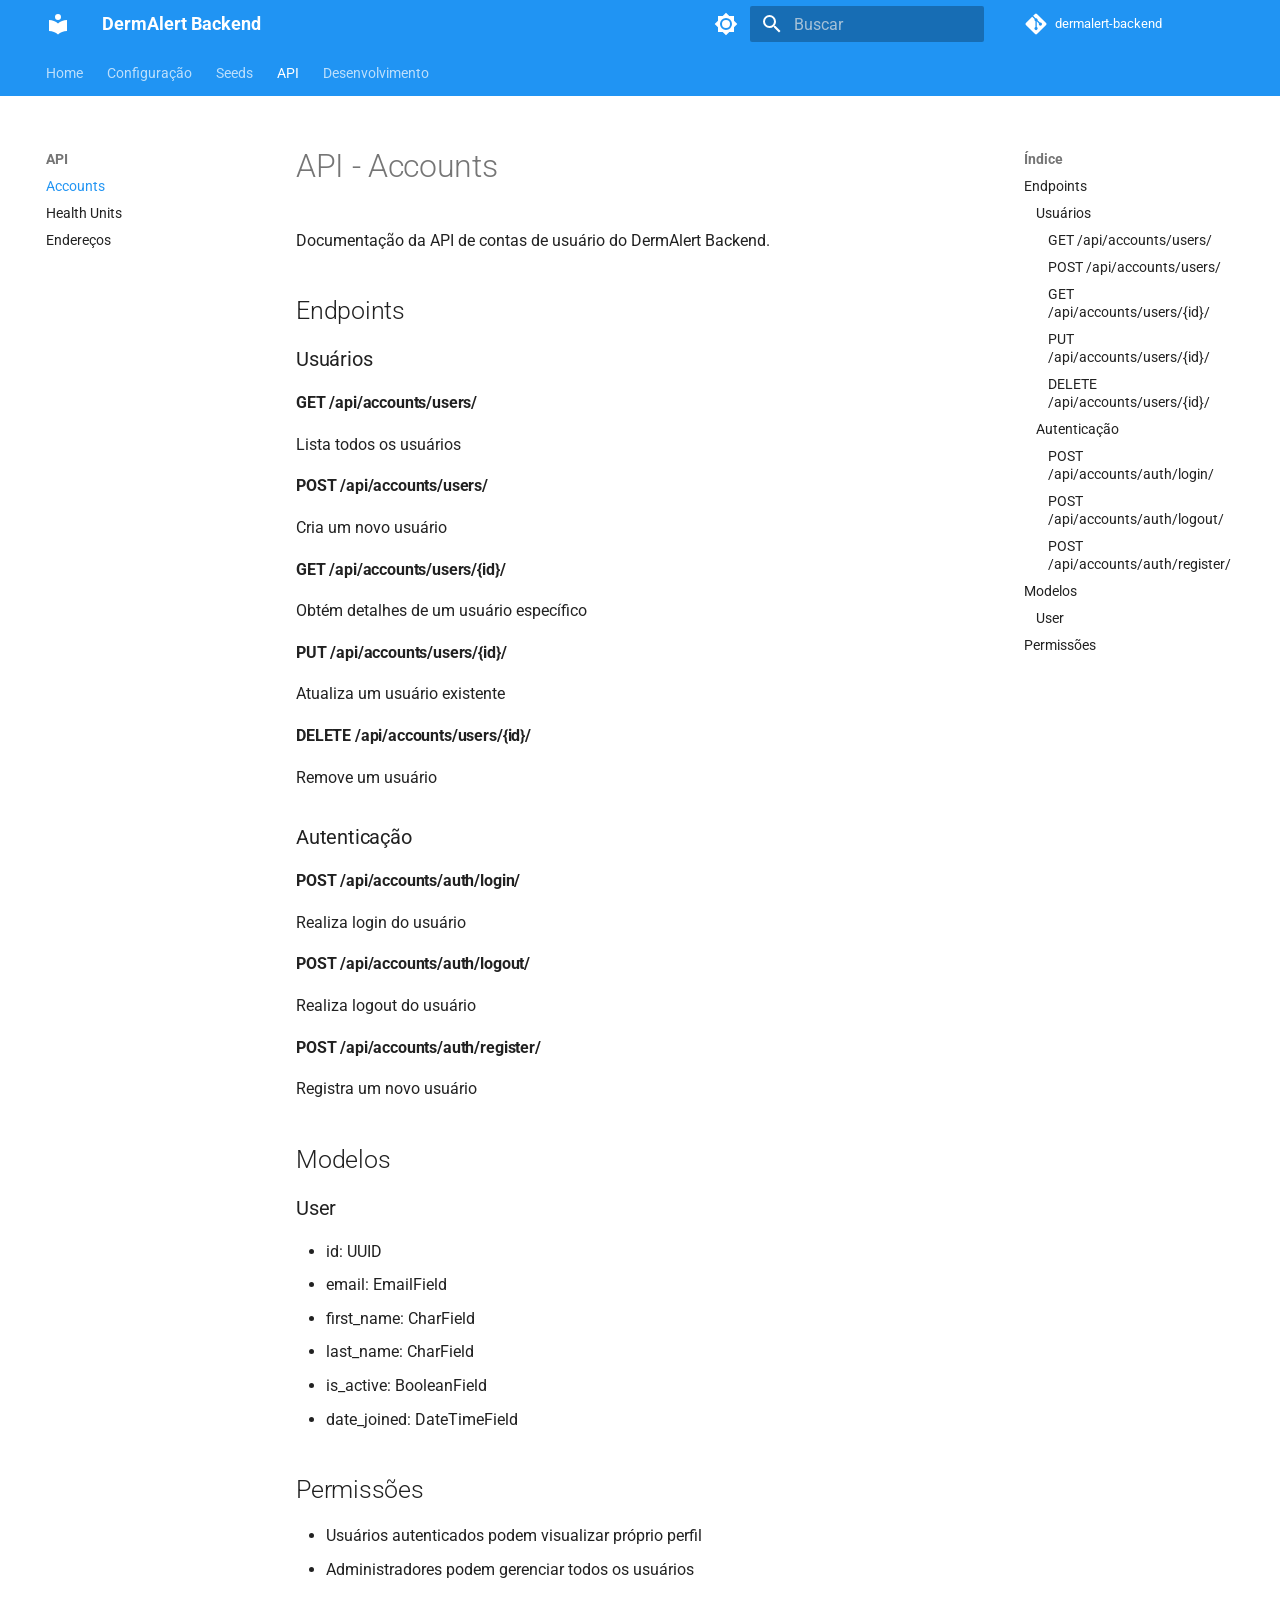
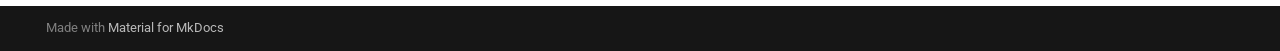
<file: api/accounts/index.html>
<!doctype html>
<html lang="pt" class="no-js">
  <head>
    
      <meta charset="utf-8">
      <meta name="viewport" content="width=device-width,initial-scale=1">
      
        <meta name="description" content="Sistema backend para diagnóstico dermatológico com IA">
      
      
        <meta name="author" content="Giovanni">
      
      
      
        <link rel="prev" href="../../seeds/commands-reference/">
      
      
        <link rel="next" href="../health-units/">
      
      
      <link rel="icon" href="../../assets/images/favicon.png">
      <meta name="generator" content="mkdocs-1.6.1, mkdocs-material-9.6.15">
    
    
      
        <title>Accounts - DermAlert Backend</title>
      
    
    
      <link rel="stylesheet" href="../../assets/stylesheets/main.342714a4.min.css">
      
        
        <link rel="stylesheet" href="../../assets/stylesheets/palette.06af60db.min.css">
      
      


    
    
      
    
    
      
        
        
        <link rel="preconnect" href="https://fonts.gstatic.com" crossorigin>
        <link rel="stylesheet" href="https://fonts.googleapis.com/css?family=Roboto:300,300i,400,400i,700,700i%7CRoboto+Mono:400,400i,700,700i&display=fallback">
        <style>:root{--md-text-font:"Roboto";--md-code-font:"Roboto Mono"}</style>
      
    
    
    <script>__md_scope=new URL("../..",location),__md_hash=e=>[...e].reduce(((e,_)=>(e<<5)-e+_.charCodeAt(0)),0),__md_get=(e,_=localStorage,t=__md_scope)=>JSON.parse(_.getItem(t.pathname+"."+e)),__md_set=(e,_,t=localStorage,a=__md_scope)=>{try{t.setItem(a.pathname+"."+e,JSON.stringify(_))}catch(e){}}</script>
    
      

    
    
    
  </head>
  
  
    
    
      
    
    
    
    
    <body dir="ltr" data-md-color-scheme="default" data-md-color-primary="blue" data-md-color-accent="blue">
  
    
    <input class="md-toggle" data-md-toggle="drawer" type="checkbox" id="__drawer" autocomplete="off">
    <input class="md-toggle" data-md-toggle="search" type="checkbox" id="__search" autocomplete="off">
    <label class="md-overlay" for="__drawer"></label>
    <div data-md-component="skip">
      
        
        <a href="#api-accounts" class="md-skip">
          Ir para o conteúdo
        </a>
      
    </div>
    <div data-md-component="announce">
      
    </div>
    
    
      

<header class="md-header" data-md-component="header">
  <nav class="md-header__inner md-grid" aria-label="Cabeçalho">
    <a href="../.." title="DermAlert Backend" class="md-header__button md-logo" aria-label="DermAlert Backend" data-md-component="logo">
      
  
  <svg xmlns="http://www.w3.org/2000/svg" viewBox="0 0 24 24"><path d="M12 8a3 3 0 0 0 3-3 3 3 0 0 0-3-3 3 3 0 0 0-3 3 3 3 0 0 0 3 3m0 3.54C9.64 9.35 6.5 8 3 8v11c3.5 0 6.64 1.35 9 3.54 2.36-2.19 5.5-3.54 9-3.54V8c-3.5 0-6.64 1.35-9 3.54"/></svg>

    </a>
    <label class="md-header__button md-icon" for="__drawer">
      
      <svg xmlns="http://www.w3.org/2000/svg" viewBox="0 0 24 24"><path d="M3 6h18v2H3zm0 5h18v2H3zm0 5h18v2H3z"/></svg>
    </label>
    <div class="md-header__title" data-md-component="header-title">
      <div class="md-header__ellipsis">
        <div class="md-header__topic">
          <span class="md-ellipsis">
            DermAlert Backend
          </span>
        </div>
        <div class="md-header__topic" data-md-component="header-topic">
          <span class="md-ellipsis">
            
              Accounts
            
          </span>
        </div>
      </div>
    </div>
    
      
        <form class="md-header__option" data-md-component="palette">
  
    
    
    
    <input class="md-option" data-md-color-media="" data-md-color-scheme="default" data-md-color-primary="blue" data-md-color-accent="blue"  aria-label="Modo escuro"  type="radio" name="__palette" id="__palette_0">
    
      <label class="md-header__button md-icon" title="Modo escuro" for="__palette_1" hidden>
        <svg xmlns="http://www.w3.org/2000/svg" viewBox="0 0 24 24"><path d="M12 8a4 4 0 0 0-4 4 4 4 0 0 0 4 4 4 4 0 0 0 4-4 4 4 0 0 0-4-4m0 10a6 6 0 0 1-6-6 6 6 0 0 1 6-6 6 6 0 0 1 6 6 6 6 0 0 1-6 6m8-9.31V4h-4.69L12 .69 8.69 4H4v4.69L.69 12 4 15.31V20h4.69L12 23.31 15.31 20H20v-4.69L23.31 12z"/></svg>
      </label>
    
  
    
    
    
    <input class="md-option" data-md-color-media="" data-md-color-scheme="slate" data-md-color-primary="blue" data-md-color-accent="blue"  aria-label="Modo claro"  type="radio" name="__palette" id="__palette_1">
    
      <label class="md-header__button md-icon" title="Modo claro" for="__palette_0" hidden>
        <svg xmlns="http://www.w3.org/2000/svg" viewBox="0 0 24 24"><path d="M12 18c-.89 0-1.74-.2-2.5-.55C11.56 16.5 13 14.42 13 12s-1.44-4.5-3.5-5.45C10.26 6.2 11.11 6 12 6a6 6 0 0 1 6 6 6 6 0 0 1-6 6m8-9.31V4h-4.69L12 .69 8.69 4H4v4.69L.69 12 4 15.31V20h4.69L12 23.31 15.31 20H20v-4.69L23.31 12z"/></svg>
      </label>
    
  
</form>
      
    
    
      <script>var palette=__md_get("__palette");if(palette&&palette.color){if("(prefers-color-scheme)"===palette.color.media){var media=matchMedia("(prefers-color-scheme: light)"),input=document.querySelector(media.matches?"[data-md-color-media='(prefers-color-scheme: light)']":"[data-md-color-media='(prefers-color-scheme: dark)']");palette.color.media=input.getAttribute("data-md-color-media"),palette.color.scheme=input.getAttribute("data-md-color-scheme"),palette.color.primary=input.getAttribute("data-md-color-primary"),palette.color.accent=input.getAttribute("data-md-color-accent")}for(var[key,value]of Object.entries(palette.color))document.body.setAttribute("data-md-color-"+key,value)}</script>
    
    
    
      
      
        <label class="md-header__button md-icon" for="__search">
          
          <svg xmlns="http://www.w3.org/2000/svg" viewBox="0 0 24 24"><path d="M9.5 3A6.5 6.5 0 0 1 16 9.5c0 1.61-.59 3.09-1.56 4.23l.27.27h.79l5 5-1.5 1.5-5-5v-.79l-.27-.27A6.52 6.52 0 0 1 9.5 16 6.5 6.5 0 0 1 3 9.5 6.5 6.5 0 0 1 9.5 3m0 2C7 5 5 7 5 9.5S7 14 9.5 14 14 12 14 9.5 12 5 9.5 5"/></svg>
        </label>
        <div class="md-search" data-md-component="search" role="dialog">
  <label class="md-search__overlay" for="__search"></label>
  <div class="md-search__inner" role="search">
    <form class="md-search__form" name="search">
      <input type="text" class="md-search__input" name="query" aria-label="Buscar" placeholder="Buscar" autocapitalize="off" autocorrect="off" autocomplete="off" spellcheck="false" data-md-component="search-query" required>
      <label class="md-search__icon md-icon" for="__search">
        
        <svg xmlns="http://www.w3.org/2000/svg" viewBox="0 0 24 24"><path d="M9.5 3A6.5 6.5 0 0 1 16 9.5c0 1.61-.59 3.09-1.56 4.23l.27.27h.79l5 5-1.5 1.5-5-5v-.79l-.27-.27A6.52 6.52 0 0 1 9.5 16 6.5 6.5 0 0 1 3 9.5 6.5 6.5 0 0 1 9.5 3m0 2C7 5 5 7 5 9.5S7 14 9.5 14 14 12 14 9.5 12 5 9.5 5"/></svg>
        
        <svg xmlns="http://www.w3.org/2000/svg" viewBox="0 0 24 24"><path d="M20 11v2H8l5.5 5.5-1.42 1.42L4.16 12l7.92-7.92L13.5 5.5 8 11z"/></svg>
      </label>
      <nav class="md-search__options" aria-label="Pesquisar">
        
          <a href="javascript:void(0)" class="md-search__icon md-icon" title="Compartilhar" aria-label="Compartilhar" data-clipboard data-clipboard-text="" data-md-component="search-share" tabindex="-1">
            
            <svg xmlns="http://www.w3.org/2000/svg" viewBox="0 0 24 24"><path d="M18 16.08c-.76 0-1.44.3-1.96.77L8.91 12.7c.05-.23.09-.46.09-.7s-.04-.47-.09-.7l7.05-4.11c.54.5 1.25.81 2.04.81a3 3 0 0 0 3-3 3 3 0 0 0-3-3 3 3 0 0 0-3 3c0 .24.04.47.09.7L8.04 9.81C7.5 9.31 6.79 9 6 9a3 3 0 0 0-3 3 3 3 0 0 0 3 3c.79 0 1.5-.31 2.04-.81l7.12 4.15c-.05.21-.08.43-.08.66 0 1.61 1.31 2.91 2.92 2.91s2.92-1.3 2.92-2.91A2.92 2.92 0 0 0 18 16.08"/></svg>
          </a>
        
        <button type="reset" class="md-search__icon md-icon" title="Limpar" aria-label="Limpar" tabindex="-1">
          
          <svg xmlns="http://www.w3.org/2000/svg" viewBox="0 0 24 24"><path d="M19 6.41 17.59 5 12 10.59 6.41 5 5 6.41 10.59 12 5 17.59 6.41 19 12 13.41 17.59 19 19 17.59 13.41 12z"/></svg>
        </button>
      </nav>
      
    </form>
    <div class="md-search__output">
      <div class="md-search__scrollwrap" tabindex="0" data-md-scrollfix>
        <div class="md-search-result" data-md-component="search-result">
          <div class="md-search-result__meta">
            Inicializando a pesquisa
          </div>
          <ol class="md-search-result__list" role="presentation"></ol>
        </div>
      </div>
    </div>
  </div>
</div>
      
    
    
      <div class="md-header__source">
        <a href="https://github.com/DermAlert/dermalert-backend" title="Ir ao repositório" class="md-source" data-md-component="source">
  <div class="md-source__icon md-icon">
    
    <svg xmlns="http://www.w3.org/2000/svg" viewBox="0 0 448 512"><!--! Font Awesome Free 6.7.2 by @fontawesome - https://fontawesome.com License - https://fontawesome.com/license/free (Icons: CC BY 4.0, Fonts: SIL OFL 1.1, Code: MIT License) Copyright 2024 Fonticons, Inc.--><path d="M439.55 236.05 244 40.45a28.87 28.87 0 0 0-40.81 0l-40.66 40.63 51.52 51.52c27.06-9.14 52.68 16.77 43.39 43.68l49.66 49.66c34.23-11.8 61.18 31 35.47 56.69-26.49 26.49-70.21-2.87-56-37.34L240.22 199v121.85c25.3 12.54 22.26 41.85 9.08 55a34.34 34.34 0 0 1-48.55 0c-17.57-17.6-11.07-46.91 11.25-56v-123c-20.8-8.51-24.6-30.74-18.64-45L142.57 101 8.45 235.14a28.86 28.86 0 0 0 0 40.81l195.61 195.6a28.86 28.86 0 0 0 40.8 0l194.69-194.69a28.86 28.86 0 0 0 0-40.81"/></svg>
  </div>
  <div class="md-source__repository">
    dermalert-backend
  </div>
</a>
      </div>
    
  </nav>
  
</header>
    
    <div class="md-container" data-md-component="container">
      
      
        
          
            
<nav class="md-tabs" aria-label="Abas" data-md-component="tabs">
  <div class="md-grid">
    <ul class="md-tabs__list">
      
        
  
  
  
  
    <li class="md-tabs__item">
      <a href="../.." class="md-tabs__link">
        
  
  
    
  
  Home

      </a>
    </li>
  

      
        
  
  
  
  
    
    
      <li class="md-tabs__item">
        <a href="../../setup/postgres/" class="md-tabs__link">
          
  
  
  Configuração

        </a>
      </li>
    
  

      
        
  
  
  
  
    
    
      <li class="md-tabs__item">
        <a href="../../seeds/quick-guide/" class="md-tabs__link">
          
  
  
  Seeds

        </a>
      </li>
    
  

      
        
  
  
  
    
  
  
    
    
      <li class="md-tabs__item md-tabs__item--active">
        <a href="./" class="md-tabs__link">
          
  
  
  API

        </a>
      </li>
    
  

      
        
  
  
  
  
    
    
      <li class="md-tabs__item">
        <a href="../../development/architecture/" class="md-tabs__link">
          
  
  
  Desenvolvimento

        </a>
      </li>
    
  

      
    </ul>
  </div>
</nav>
          
        
      
      <main class="md-main" data-md-component="main">
        <div class="md-main__inner md-grid">
          
            
              
              <div class="md-sidebar md-sidebar--primary" data-md-component="sidebar" data-md-type="navigation" >
                <div class="md-sidebar__scrollwrap">
                  <div class="md-sidebar__inner">
                    


  


<nav class="md-nav md-nav--primary md-nav--lifted" aria-label="Navegação" data-md-level="0">
  <label class="md-nav__title" for="__drawer">
    <a href="../.." title="DermAlert Backend" class="md-nav__button md-logo" aria-label="DermAlert Backend" data-md-component="logo">
      
  
  <svg xmlns="http://www.w3.org/2000/svg" viewBox="0 0 24 24"><path d="M12 8a3 3 0 0 0 3-3 3 3 0 0 0-3-3 3 3 0 0 0-3 3 3 3 0 0 0 3 3m0 3.54C9.64 9.35 6.5 8 3 8v11c3.5 0 6.64 1.35 9 3.54 2.36-2.19 5.5-3.54 9-3.54V8c-3.5 0-6.64 1.35-9 3.54"/></svg>

    </a>
    DermAlert Backend
  </label>
  
    <div class="md-nav__source">
      <a href="https://github.com/DermAlert/dermalert-backend" title="Ir ao repositório" class="md-source" data-md-component="source">
  <div class="md-source__icon md-icon">
    
    <svg xmlns="http://www.w3.org/2000/svg" viewBox="0 0 448 512"><!--! Font Awesome Free 6.7.2 by @fontawesome - https://fontawesome.com License - https://fontawesome.com/license/free (Icons: CC BY 4.0, Fonts: SIL OFL 1.1, Code: MIT License) Copyright 2024 Fonticons, Inc.--><path d="M439.55 236.05 244 40.45a28.87 28.87 0 0 0-40.81 0l-40.66 40.63 51.52 51.52c27.06-9.14 52.68 16.77 43.39 43.68l49.66 49.66c34.23-11.8 61.18 31 35.47 56.69-26.49 26.49-70.21-2.87-56-37.34L240.22 199v121.85c25.3 12.54 22.26 41.85 9.08 55a34.34 34.34 0 0 1-48.55 0c-17.57-17.6-11.07-46.91 11.25-56v-123c-20.8-8.51-24.6-30.74-18.64-45L142.57 101 8.45 235.14a28.86 28.86 0 0 0 0 40.81l195.61 195.6a28.86 28.86 0 0 0 40.8 0l194.69-194.69a28.86 28.86 0 0 0 0-40.81"/></svg>
  </div>
  <div class="md-source__repository">
    dermalert-backend
  </div>
</a>
    </div>
  
  <ul class="md-nav__list" data-md-scrollfix>
    
      
      
  
  
  
  
    <li class="md-nav__item">
      <a href="../.." class="md-nav__link">
        
  
  
  <span class="md-ellipsis">
    Home
    
  </span>
  

      </a>
    </li>
  

    
      
      
  
  
  
  
    
    
    
    
      
      
        
      
    
    
    <li class="md-nav__item md-nav__item--nested">
      
        
        
          
        
        <input class="md-nav__toggle md-toggle md-toggle--indeterminate" type="checkbox" id="__nav_2" >
        
          
          <label class="md-nav__link" for="__nav_2" id="__nav_2_label" tabindex="0">
            
  
  
  <span class="md-ellipsis">
    Configuração
    
  </span>
  

            <span class="md-nav__icon md-icon"></span>
          </label>
        
        <nav class="md-nav" data-md-level="1" aria-labelledby="__nav_2_label" aria-expanded="false">
          <label class="md-nav__title" for="__nav_2">
            <span class="md-nav__icon md-icon"></span>
            Configuração
          </label>
          <ul class="md-nav__list" data-md-scrollfix>
            
              
                
  
  
  
  
    <li class="md-nav__item">
      <a href="../../setup/postgres/" class="md-nav__link">
        
  
  
  <span class="md-ellipsis">
    PostgreSQL
    
  </span>
  

      </a>
    </li>
  

              
            
              
                
  
  
  
  
    <li class="md-nav__item">
      <a href="../../setup/minio/" class="md-nav__link">
        
  
  
  <span class="md-ellipsis">
    MinIO
    
  </span>
  

      </a>
    </li>
  

              
            
              
                
  
  
  
  
    <li class="md-nav__item">
      <a href="../../setup/development/" class="md-nav__link">
        
  
  
  <span class="md-ellipsis">
    Ambiente de Desenvolvimento
    
  </span>
  

      </a>
    </li>
  

              
            
          </ul>
        </nav>
      
    </li>
  

    
      
      
  
  
  
  
    
    
    
    
      
      
        
      
    
    
    <li class="md-nav__item md-nav__item--nested">
      
        
        
          
        
        <input class="md-nav__toggle md-toggle md-toggle--indeterminate" type="checkbox" id="__nav_3" >
        
          
          <label class="md-nav__link" for="__nav_3" id="__nav_3_label" tabindex="0">
            
  
  
  <span class="md-ellipsis">
    Seeds
    
  </span>
  

            <span class="md-nav__icon md-icon"></span>
          </label>
        
        <nav class="md-nav" data-md-level="1" aria-labelledby="__nav_3_label" aria-expanded="false">
          <label class="md-nav__title" for="__nav_3">
            <span class="md-nav__icon md-icon"></span>
            Seeds
          </label>
          <ul class="md-nav__list" data-md-scrollfix>
            
              
                
  
  
  
  
    <li class="md-nav__item">
      <a href="../../seeds/quick-guide/" class="md-nav__link">
        
  
  
  <span class="md-ellipsis">
    Guia Rápido
    
  </span>
  

      </a>
    </li>
  

              
            
              
                
  
  
  
  
    <li class="md-nav__item">
      <a href="../../seeds/complete-guide/" class="md-nav__link">
        
  
  
  <span class="md-ellipsis">
    Documentação Completa
    
  </span>
  

      </a>
    </li>
  

              
            
              
                
  
  
  
  
    <li class="md-nav__item">
      <a href="../../seeds/technical-summary/" class="md-nav__link">
        
  
  
  <span class="md-ellipsis">
    Resumo Técnico
    
  </span>
  

      </a>
    </li>
  

              
            
              
                
  
  
  
  
    <li class="md-nav__item">
      <a href="../../seeds/commands-reference/" class="md-nav__link">
        
  
  
  <span class="md-ellipsis">
    Commands Reference
    
  </span>
  

      </a>
    </li>
  

              
            
          </ul>
        </nav>
      
    </li>
  

    
      
      
  
  
    
  
  
  
    
    
    
    
      
        
        
      
      
        
      
    
    
    <li class="md-nav__item md-nav__item--active md-nav__item--section md-nav__item--nested">
      
        
        
        <input class="md-nav__toggle md-toggle " type="checkbox" id="__nav_4" checked>
        
          
          <label class="md-nav__link" for="__nav_4" id="__nav_4_label" tabindex="">
            
  
  
  <span class="md-ellipsis">
    API
    
  </span>
  

            <span class="md-nav__icon md-icon"></span>
          </label>
        
        <nav class="md-nav" data-md-level="1" aria-labelledby="__nav_4_label" aria-expanded="true">
          <label class="md-nav__title" for="__nav_4">
            <span class="md-nav__icon md-icon"></span>
            API
          </label>
          <ul class="md-nav__list" data-md-scrollfix>
            
              
                
  
  
    
  
  
  
    <li class="md-nav__item md-nav__item--active">
      
      <input class="md-nav__toggle md-toggle" type="checkbox" id="__toc">
      
      
        
      
      
        <label class="md-nav__link md-nav__link--active" for="__toc">
          
  
  
  <span class="md-ellipsis">
    Accounts
    
  </span>
  

          <span class="md-nav__icon md-icon"></span>
        </label>
      
      <a href="./" class="md-nav__link md-nav__link--active">
        
  
  
  <span class="md-ellipsis">
    Accounts
    
  </span>
  

      </a>
      
        

<nav class="md-nav md-nav--secondary" aria-label="Índice">
  
  
  
    
  
  
    <label class="md-nav__title" for="__toc">
      <span class="md-nav__icon md-icon"></span>
      Índice
    </label>
    <ul class="md-nav__list" data-md-component="toc" data-md-scrollfix>
      
        <li class="md-nav__item">
  <a href="#endpoints" class="md-nav__link">
    <span class="md-ellipsis">
      Endpoints
    </span>
  </a>
  
    <nav class="md-nav" aria-label="Endpoints">
      <ul class="md-nav__list">
        
          <li class="md-nav__item">
  <a href="#usuarios" class="md-nav__link">
    <span class="md-ellipsis">
      Usuários
    </span>
  </a>
  
    <nav class="md-nav" aria-label="Usuários">
      <ul class="md-nav__list">
        
          <li class="md-nav__item">
  <a href="#get-apiaccountsusers" class="md-nav__link">
    <span class="md-ellipsis">
      GET /api/accounts/users/
    </span>
  </a>
  
</li>
        
          <li class="md-nav__item">
  <a href="#post-apiaccountsusers" class="md-nav__link">
    <span class="md-ellipsis">
      POST /api/accounts/users/
    </span>
  </a>
  
</li>
        
          <li class="md-nav__item">
  <a href="#get-apiaccountsusersid" class="md-nav__link">
    <span class="md-ellipsis">
      GET /api/accounts/users/{id}/
    </span>
  </a>
  
</li>
        
          <li class="md-nav__item">
  <a href="#put-apiaccountsusersid" class="md-nav__link">
    <span class="md-ellipsis">
      PUT /api/accounts/users/{id}/
    </span>
  </a>
  
</li>
        
          <li class="md-nav__item">
  <a href="#delete-apiaccountsusersid" class="md-nav__link">
    <span class="md-ellipsis">
      DELETE /api/accounts/users/{id}/
    </span>
  </a>
  
</li>
        
      </ul>
    </nav>
  
</li>
        
          <li class="md-nav__item">
  <a href="#autenticacao" class="md-nav__link">
    <span class="md-ellipsis">
      Autenticação
    </span>
  </a>
  
    <nav class="md-nav" aria-label="Autenticação">
      <ul class="md-nav__list">
        
          <li class="md-nav__item">
  <a href="#post-apiaccountsauthlogin" class="md-nav__link">
    <span class="md-ellipsis">
      POST /api/accounts/auth/login/
    </span>
  </a>
  
</li>
        
          <li class="md-nav__item">
  <a href="#post-apiaccountsauthlogout" class="md-nav__link">
    <span class="md-ellipsis">
      POST /api/accounts/auth/logout/
    </span>
  </a>
  
</li>
        
          <li class="md-nav__item">
  <a href="#post-apiaccountsauthregister" class="md-nav__link">
    <span class="md-ellipsis">
      POST /api/accounts/auth/register/
    </span>
  </a>
  
</li>
        
      </ul>
    </nav>
  
</li>
        
      </ul>
    </nav>
  
</li>
      
        <li class="md-nav__item">
  <a href="#modelos" class="md-nav__link">
    <span class="md-ellipsis">
      Modelos
    </span>
  </a>
  
    <nav class="md-nav" aria-label="Modelos">
      <ul class="md-nav__list">
        
          <li class="md-nav__item">
  <a href="#user" class="md-nav__link">
    <span class="md-ellipsis">
      User
    </span>
  </a>
  
</li>
        
      </ul>
    </nav>
  
</li>
      
        <li class="md-nav__item">
  <a href="#permissoes" class="md-nav__link">
    <span class="md-ellipsis">
      Permissões
    </span>
  </a>
  
</li>
      
    </ul>
  
</nav>
      
    </li>
  

              
            
              
                
  
  
  
  
    <li class="md-nav__item">
      <a href="../health-units/" class="md-nav__link">
        
  
  
  <span class="md-ellipsis">
    Health Units
    
  </span>
  

      </a>
    </li>
  

              
            
              
                
  
  
  
  
    <li class="md-nav__item">
      <a href="../addresses/" class="md-nav__link">
        
  
  
  <span class="md-ellipsis">
    Endereços
    
  </span>
  

      </a>
    </li>
  

              
            
          </ul>
        </nav>
      
    </li>
  

    
      
      
  
  
  
  
    
    
    
    
      
      
        
      
    
    
    <li class="md-nav__item md-nav__item--nested">
      
        
        
          
        
        <input class="md-nav__toggle md-toggle md-toggle--indeterminate" type="checkbox" id="__nav_5" >
        
          
          <label class="md-nav__link" for="__nav_5" id="__nav_5_label" tabindex="0">
            
  
  
  <span class="md-ellipsis">
    Desenvolvimento
    
  </span>
  

            <span class="md-nav__icon md-icon"></span>
          </label>
        
        <nav class="md-nav" data-md-level="1" aria-labelledby="__nav_5_label" aria-expanded="false">
          <label class="md-nav__title" for="__nav_5">
            <span class="md-nav__icon md-icon"></span>
            Desenvolvimento
          </label>
          <ul class="md-nav__list" data-md-scrollfix>
            
              
                
  
  
  
  
    <li class="md-nav__item">
      <a href="../../development/architecture/" class="md-nav__link">
        
  
  
  <span class="md-ellipsis">
    Arquitetura
    
  </span>
  

      </a>
    </li>
  

              
            
              
                
  
  
  
  
    <li class="md-nav__item">
      <a href="../../development/testing.md" class="md-nav__link">
        
  
  
  <span class="md-ellipsis">
    Testes
    
  </span>
  

      </a>
    </li>
  

              
            
              
                
  
  
  
  
    <li class="md-nav__item">
      <a href="../../development/deploy.md" class="md-nav__link">
        
  
  
  <span class="md-ellipsis">
    Deploy
    
  </span>
  

      </a>
    </li>
  

              
            
          </ul>
        </nav>
      
    </li>
  

    
  </ul>
</nav>
                  </div>
                </div>
              </div>
            
            
              
              <div class="md-sidebar md-sidebar--secondary" data-md-component="sidebar" data-md-type="toc" >
                <div class="md-sidebar__scrollwrap">
                  <div class="md-sidebar__inner">
                    

<nav class="md-nav md-nav--secondary" aria-label="Índice">
  
  
  
    
  
  
    <label class="md-nav__title" for="__toc">
      <span class="md-nav__icon md-icon"></span>
      Índice
    </label>
    <ul class="md-nav__list" data-md-component="toc" data-md-scrollfix>
      
        <li class="md-nav__item">
  <a href="#endpoints" class="md-nav__link">
    <span class="md-ellipsis">
      Endpoints
    </span>
  </a>
  
    <nav class="md-nav" aria-label="Endpoints">
      <ul class="md-nav__list">
        
          <li class="md-nav__item">
  <a href="#usuarios" class="md-nav__link">
    <span class="md-ellipsis">
      Usuários
    </span>
  </a>
  
    <nav class="md-nav" aria-label="Usuários">
      <ul class="md-nav__list">
        
          <li class="md-nav__item">
  <a href="#get-apiaccountsusers" class="md-nav__link">
    <span class="md-ellipsis">
      GET /api/accounts/users/
    </span>
  </a>
  
</li>
        
          <li class="md-nav__item">
  <a href="#post-apiaccountsusers" class="md-nav__link">
    <span class="md-ellipsis">
      POST /api/accounts/users/
    </span>
  </a>
  
</li>
        
          <li class="md-nav__item">
  <a href="#get-apiaccountsusersid" class="md-nav__link">
    <span class="md-ellipsis">
      GET /api/accounts/users/{id}/
    </span>
  </a>
  
</li>
        
          <li class="md-nav__item">
  <a href="#put-apiaccountsusersid" class="md-nav__link">
    <span class="md-ellipsis">
      PUT /api/accounts/users/{id}/
    </span>
  </a>
  
</li>
        
          <li class="md-nav__item">
  <a href="#delete-apiaccountsusersid" class="md-nav__link">
    <span class="md-ellipsis">
      DELETE /api/accounts/users/{id}/
    </span>
  </a>
  
</li>
        
      </ul>
    </nav>
  
</li>
        
          <li class="md-nav__item">
  <a href="#autenticacao" class="md-nav__link">
    <span class="md-ellipsis">
      Autenticação
    </span>
  </a>
  
    <nav class="md-nav" aria-label="Autenticação">
      <ul class="md-nav__list">
        
          <li class="md-nav__item">
  <a href="#post-apiaccountsauthlogin" class="md-nav__link">
    <span class="md-ellipsis">
      POST /api/accounts/auth/login/
    </span>
  </a>
  
</li>
        
          <li class="md-nav__item">
  <a href="#post-apiaccountsauthlogout" class="md-nav__link">
    <span class="md-ellipsis">
      POST /api/accounts/auth/logout/
    </span>
  </a>
  
</li>
        
          <li class="md-nav__item">
  <a href="#post-apiaccountsauthregister" class="md-nav__link">
    <span class="md-ellipsis">
      POST /api/accounts/auth/register/
    </span>
  </a>
  
</li>
        
      </ul>
    </nav>
  
</li>
        
      </ul>
    </nav>
  
</li>
      
        <li class="md-nav__item">
  <a href="#modelos" class="md-nav__link">
    <span class="md-ellipsis">
      Modelos
    </span>
  </a>
  
    <nav class="md-nav" aria-label="Modelos">
      <ul class="md-nav__list">
        
          <li class="md-nav__item">
  <a href="#user" class="md-nav__link">
    <span class="md-ellipsis">
      User
    </span>
  </a>
  
</li>
        
      </ul>
    </nav>
  
</li>
      
        <li class="md-nav__item">
  <a href="#permissoes" class="md-nav__link">
    <span class="md-ellipsis">
      Permissões
    </span>
  </a>
  
</li>
      
    </ul>
  
</nav>
                  </div>
                </div>
              </div>
            
          
          
            <div class="md-content" data-md-component="content">
              <article class="md-content__inner md-typeset">
                
                  


  
  


<h1 id="api-accounts">API - Accounts</h1>
<p>Documentação da API de contas de usuário do DermAlert Backend.</p>
<h2 id="endpoints">Endpoints</h2>
<h3 id="usuarios">Usuários</h3>
<h4 id="get-apiaccountsusers">GET /api/accounts/users/</h4>
<p>Lista todos os usuários</p>
<h4 id="post-apiaccountsusers">POST /api/accounts/users/</h4>
<p>Cria um novo usuário</p>
<h4 id="get-apiaccountsusersid">GET /api/accounts/users/{id}/</h4>
<p>Obtém detalhes de um usuário específico</p>
<h4 id="put-apiaccountsusersid">PUT /api/accounts/users/{id}/</h4>
<p>Atualiza um usuário existente</p>
<h4 id="delete-apiaccountsusersid">DELETE /api/accounts/users/{id}/</h4>
<p>Remove um usuário</p>
<h3 id="autenticacao">Autenticação</h3>
<h4 id="post-apiaccountsauthlogin">POST /api/accounts/auth/login/</h4>
<p>Realiza login do usuário</p>
<h4 id="post-apiaccountsauthlogout">POST /api/accounts/auth/logout/</h4>
<p>Realiza logout do usuário</p>
<h4 id="post-apiaccountsauthregister">POST /api/accounts/auth/register/</h4>
<p>Registra um novo usuário</p>
<h2 id="modelos">Modelos</h2>
<h3 id="user">User</h3>
<ul>
<li>id: UUID</li>
<li>email: EmailField</li>
<li>first_name: CharField</li>
<li>last_name: CharField</li>
<li>is_active: BooleanField</li>
<li>date_joined: DateTimeField</li>
</ul>
<h2 id="permissoes">Permissões</h2>
<ul>
<li>Usuários autenticados podem visualizar próprio perfil</li>
<li>Administradores podem gerenciar todos os usuários</li>
</ul>












                
              </article>
            </div>
          
          
<script>var target=document.getElementById(location.hash.slice(1));target&&target.name&&(target.checked=target.name.startsWith("__tabbed_"))</script>
        </div>
        
          <button type="button" class="md-top md-icon" data-md-component="top" hidden>
  
  <svg xmlns="http://www.w3.org/2000/svg" viewBox="0 0 24 24"><path d="M13 20h-2V8l-5.5 5.5-1.42-1.42L12 4.16l7.92 7.92-1.42 1.42L13 8z"/></svg>
  Voltar ao topo
</button>
        
      </main>
      
        <footer class="md-footer">
  
  <div class="md-footer-meta md-typeset">
    <div class="md-footer-meta__inner md-grid">
      <div class="md-copyright">
  
  
    Made with
    <a href="https://squidfunk.github.io/mkdocs-material/" target="_blank" rel="noopener">
      Material for MkDocs
    </a>
  
</div>
      
    </div>
  </div>
</footer>
      
    </div>
    <div class="md-dialog" data-md-component="dialog">
      <div class="md-dialog__inner md-typeset"></div>
    </div>
    
    
    
      
      <script id="__config" type="application/json">{"base": "../..", "features": ["navigation.tabs", "navigation.sections", "navigation.expand", "navigation.top", "search.highlight", "search.share", "content.code.copy"], "search": "../../assets/javascripts/workers/search.d50fe291.min.js", "tags": null, "translations": {"clipboard.copied": "Copiado para \u00e1rea de transfer\u00eancia", "clipboard.copy": "Copiar para \u00e1rea de transfer\u00eancia", "search.result.more.one": "Mais 1 nesta p\u00e1gina", "search.result.more.other": "Mais # nesta p\u00e1gina", "search.result.none": "Nenhum resultado encontrado", "search.result.one": "1 resultado encontrado", "search.result.other": "# resultados encontrados", "search.result.placeholder": "Digite para iniciar a busca", "search.result.term.missing": "Ausente", "select.version": "Selecione a vers\u00e3o"}, "version": null}</script>
    
    
      <script src="../../assets/javascripts/bundle.56ea9cef.min.js"></script>
      
    
  </body>
</html>
</file>
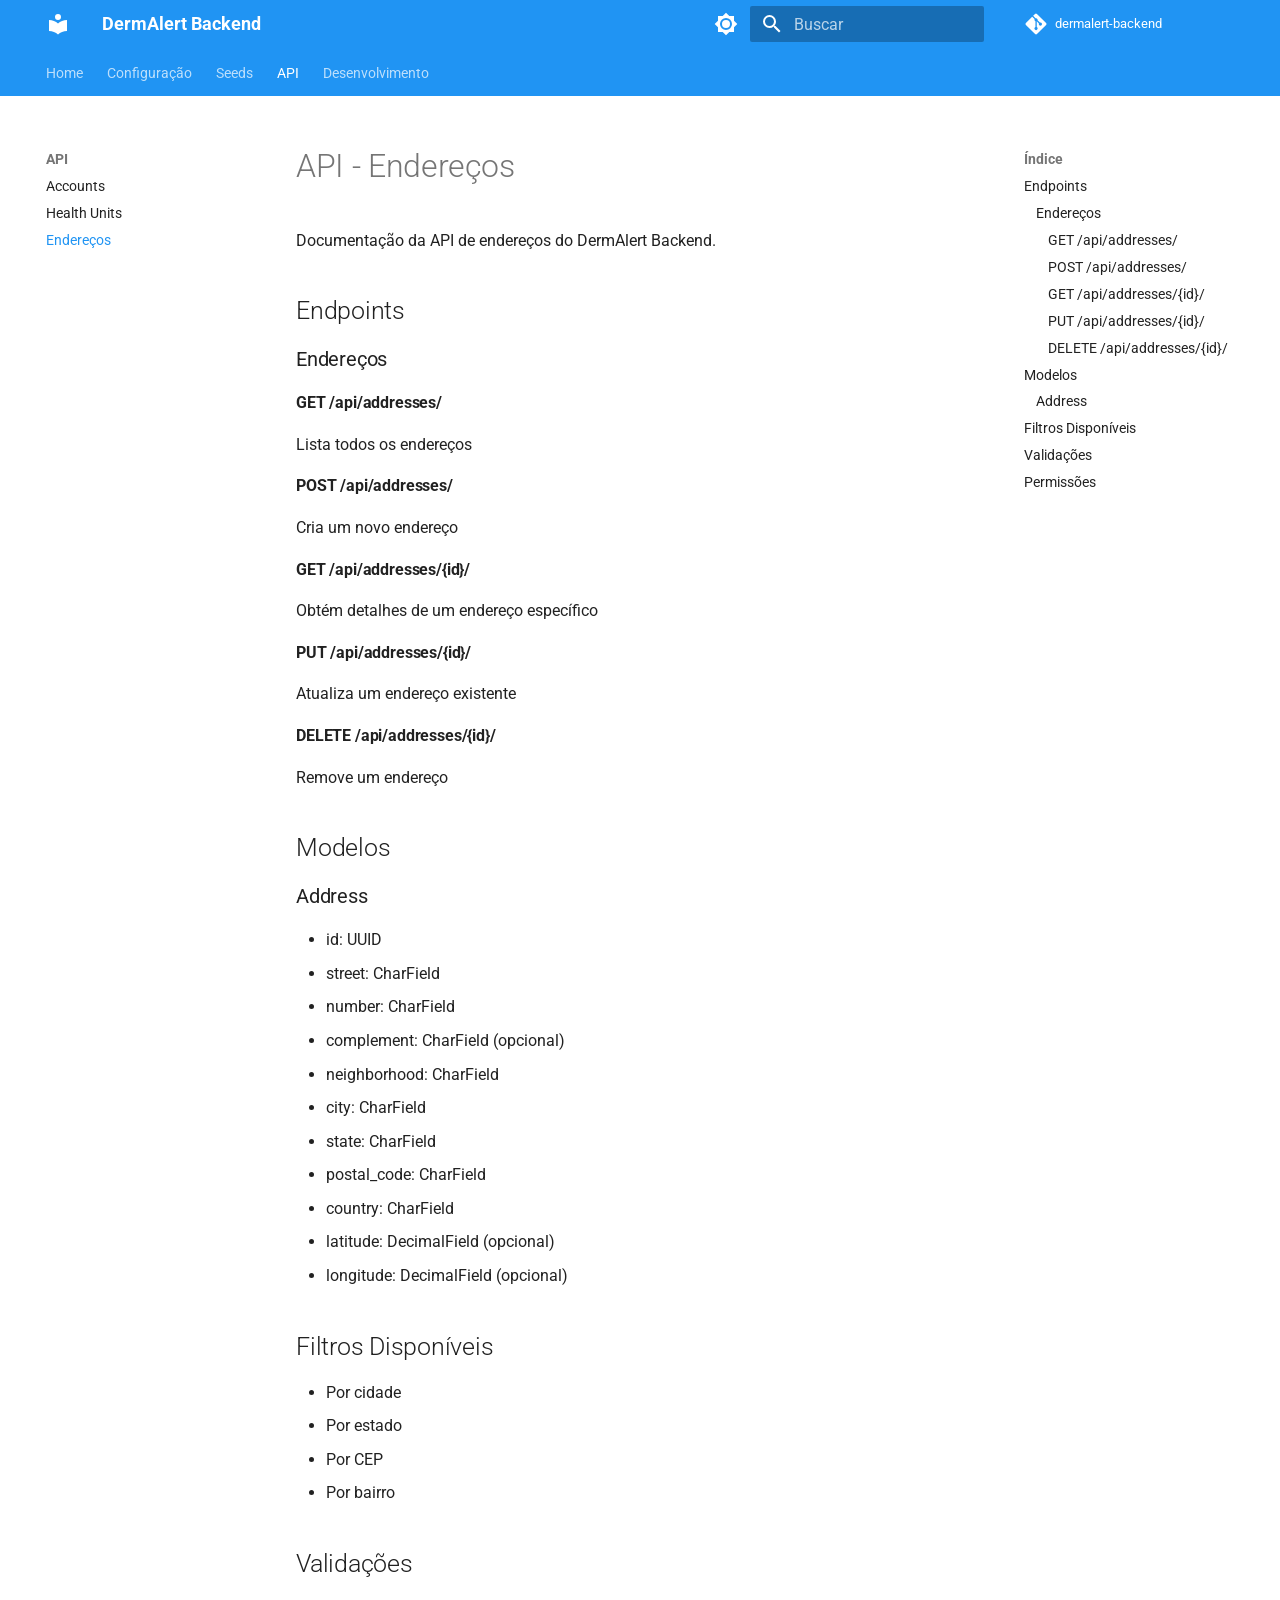
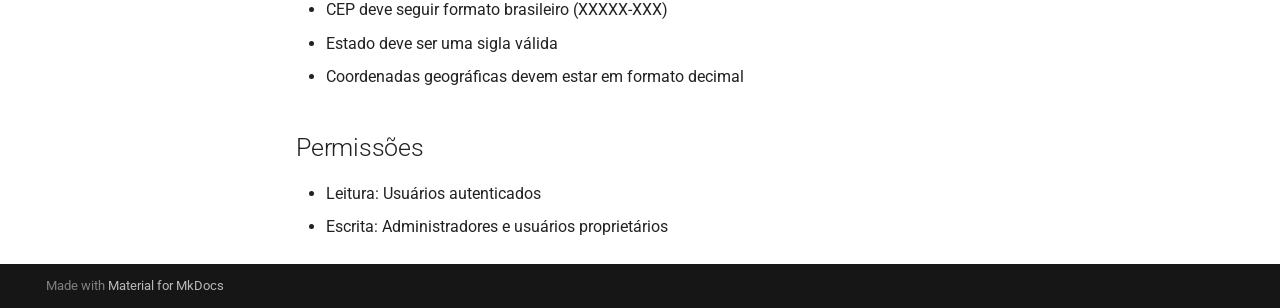
<file: api/addresses/index.html>
<!doctype html>
<html lang="pt" class="no-js">
  <head>
    
      <meta charset="utf-8">
      <meta name="viewport" content="width=device-width,initial-scale=1">
      
        <meta name="description" content="Sistema backend para diagnóstico dermatológico com IA">
      
      
        <meta name="author" content="Giovanni">
      
      
      
        <link rel="prev" href="../health-units/">
      
      
        <link rel="next" href="../../development/architecture/">
      
      
      <link rel="icon" href="../../assets/images/favicon.png">
      <meta name="generator" content="mkdocs-1.6.1, mkdocs-material-9.6.15">
    
    
      
        <title>Endereços - DermAlert Backend</title>
      
    
    
      <link rel="stylesheet" href="../../assets/stylesheets/main.342714a4.min.css">
      
        
        <link rel="stylesheet" href="../../assets/stylesheets/palette.06af60db.min.css">
      
      


    
    
      
    
    
      
        
        
        <link rel="preconnect" href="https://fonts.gstatic.com" crossorigin>
        <link rel="stylesheet" href="https://fonts.googleapis.com/css?family=Roboto:300,300i,400,400i,700,700i%7CRoboto+Mono:400,400i,700,700i&display=fallback">
        <style>:root{--md-text-font:"Roboto";--md-code-font:"Roboto Mono"}</style>
      
    
    
    <script>__md_scope=new URL("../..",location),__md_hash=e=>[...e].reduce(((e,_)=>(e<<5)-e+_.charCodeAt(0)),0),__md_get=(e,_=localStorage,t=__md_scope)=>JSON.parse(_.getItem(t.pathname+"."+e)),__md_set=(e,_,t=localStorage,a=__md_scope)=>{try{t.setItem(a.pathname+"."+e,JSON.stringify(_))}catch(e){}}</script>
    
      

    
    
    
  </head>
  
  
    
    
      
    
    
    
    
    <body dir="ltr" data-md-color-scheme="default" data-md-color-primary="blue" data-md-color-accent="blue">
  
    
    <input class="md-toggle" data-md-toggle="drawer" type="checkbox" id="__drawer" autocomplete="off">
    <input class="md-toggle" data-md-toggle="search" type="checkbox" id="__search" autocomplete="off">
    <label class="md-overlay" for="__drawer"></label>
    <div data-md-component="skip">
      
        
        <a href="#api-enderecos" class="md-skip">
          Ir para o conteúdo
        </a>
      
    </div>
    <div data-md-component="announce">
      
    </div>
    
    
      

<header class="md-header" data-md-component="header">
  <nav class="md-header__inner md-grid" aria-label="Cabeçalho">
    <a href="../.." title="DermAlert Backend" class="md-header__button md-logo" aria-label="DermAlert Backend" data-md-component="logo">
      
  
  <svg xmlns="http://www.w3.org/2000/svg" viewBox="0 0 24 24"><path d="M12 8a3 3 0 0 0 3-3 3 3 0 0 0-3-3 3 3 0 0 0-3 3 3 3 0 0 0 3 3m0 3.54C9.64 9.35 6.5 8 3 8v11c3.5 0 6.64 1.35 9 3.54 2.36-2.19 5.5-3.54 9-3.54V8c-3.5 0-6.64 1.35-9 3.54"/></svg>

    </a>
    <label class="md-header__button md-icon" for="__drawer">
      
      <svg xmlns="http://www.w3.org/2000/svg" viewBox="0 0 24 24"><path d="M3 6h18v2H3zm0 5h18v2H3zm0 5h18v2H3z"/></svg>
    </label>
    <div class="md-header__title" data-md-component="header-title">
      <div class="md-header__ellipsis">
        <div class="md-header__topic">
          <span class="md-ellipsis">
            DermAlert Backend
          </span>
        </div>
        <div class="md-header__topic" data-md-component="header-topic">
          <span class="md-ellipsis">
            
              Endereços
            
          </span>
        </div>
      </div>
    </div>
    
      
        <form class="md-header__option" data-md-component="palette">
  
    
    
    
    <input class="md-option" data-md-color-media="" data-md-color-scheme="default" data-md-color-primary="blue" data-md-color-accent="blue"  aria-label="Modo escuro"  type="radio" name="__palette" id="__palette_0">
    
      <label class="md-header__button md-icon" title="Modo escuro" for="__palette_1" hidden>
        <svg xmlns="http://www.w3.org/2000/svg" viewBox="0 0 24 24"><path d="M12 8a4 4 0 0 0-4 4 4 4 0 0 0 4 4 4 4 0 0 0 4-4 4 4 0 0 0-4-4m0 10a6 6 0 0 1-6-6 6 6 0 0 1 6-6 6 6 0 0 1 6 6 6 6 0 0 1-6 6m8-9.31V4h-4.69L12 .69 8.69 4H4v4.69L.69 12 4 15.31V20h4.69L12 23.31 15.31 20H20v-4.69L23.31 12z"/></svg>
      </label>
    
  
    
    
    
    <input class="md-option" data-md-color-media="" data-md-color-scheme="slate" data-md-color-primary="blue" data-md-color-accent="blue"  aria-label="Modo claro"  type="radio" name="__palette" id="__palette_1">
    
      <label class="md-header__button md-icon" title="Modo claro" for="__palette_0" hidden>
        <svg xmlns="http://www.w3.org/2000/svg" viewBox="0 0 24 24"><path d="M12 18c-.89 0-1.74-.2-2.5-.55C11.56 16.5 13 14.42 13 12s-1.44-4.5-3.5-5.45C10.26 6.2 11.11 6 12 6a6 6 0 0 1 6 6 6 6 0 0 1-6 6m8-9.31V4h-4.69L12 .69 8.69 4H4v4.69L.69 12 4 15.31V20h4.69L12 23.31 15.31 20H20v-4.69L23.31 12z"/></svg>
      </label>
    
  
</form>
      
    
    
      <script>var palette=__md_get("__palette");if(palette&&palette.color){if("(prefers-color-scheme)"===palette.color.media){var media=matchMedia("(prefers-color-scheme: light)"),input=document.querySelector(media.matches?"[data-md-color-media='(prefers-color-scheme: light)']":"[data-md-color-media='(prefers-color-scheme: dark)']");palette.color.media=input.getAttribute("data-md-color-media"),palette.color.scheme=input.getAttribute("data-md-color-scheme"),palette.color.primary=input.getAttribute("data-md-color-primary"),palette.color.accent=input.getAttribute("data-md-color-accent")}for(var[key,value]of Object.entries(palette.color))document.body.setAttribute("data-md-color-"+key,value)}</script>
    
    
    
      
      
        <label class="md-header__button md-icon" for="__search">
          
          <svg xmlns="http://www.w3.org/2000/svg" viewBox="0 0 24 24"><path d="M9.5 3A6.5 6.5 0 0 1 16 9.5c0 1.61-.59 3.09-1.56 4.23l.27.27h.79l5 5-1.5 1.5-5-5v-.79l-.27-.27A6.52 6.52 0 0 1 9.5 16 6.5 6.5 0 0 1 3 9.5 6.5 6.5 0 0 1 9.5 3m0 2C7 5 5 7 5 9.5S7 14 9.5 14 14 12 14 9.5 12 5 9.5 5"/></svg>
        </label>
        <div class="md-search" data-md-component="search" role="dialog">
  <label class="md-search__overlay" for="__search"></label>
  <div class="md-search__inner" role="search">
    <form class="md-search__form" name="search">
      <input type="text" class="md-search__input" name="query" aria-label="Buscar" placeholder="Buscar" autocapitalize="off" autocorrect="off" autocomplete="off" spellcheck="false" data-md-component="search-query" required>
      <label class="md-search__icon md-icon" for="__search">
        
        <svg xmlns="http://www.w3.org/2000/svg" viewBox="0 0 24 24"><path d="M9.5 3A6.5 6.5 0 0 1 16 9.5c0 1.61-.59 3.09-1.56 4.23l.27.27h.79l5 5-1.5 1.5-5-5v-.79l-.27-.27A6.52 6.52 0 0 1 9.5 16 6.5 6.5 0 0 1 3 9.5 6.5 6.5 0 0 1 9.5 3m0 2C7 5 5 7 5 9.5S7 14 9.5 14 14 12 14 9.5 12 5 9.5 5"/></svg>
        
        <svg xmlns="http://www.w3.org/2000/svg" viewBox="0 0 24 24"><path d="M20 11v2H8l5.5 5.5-1.42 1.42L4.16 12l7.92-7.92L13.5 5.5 8 11z"/></svg>
      </label>
      <nav class="md-search__options" aria-label="Pesquisar">
        
          <a href="javascript:void(0)" class="md-search__icon md-icon" title="Compartilhar" aria-label="Compartilhar" data-clipboard data-clipboard-text="" data-md-component="search-share" tabindex="-1">
            
            <svg xmlns="http://www.w3.org/2000/svg" viewBox="0 0 24 24"><path d="M18 16.08c-.76 0-1.44.3-1.96.77L8.91 12.7c.05-.23.09-.46.09-.7s-.04-.47-.09-.7l7.05-4.11c.54.5 1.25.81 2.04.81a3 3 0 0 0 3-3 3 3 0 0 0-3-3 3 3 0 0 0-3 3c0 .24.04.47.09.7L8.04 9.81C7.5 9.31 6.79 9 6 9a3 3 0 0 0-3 3 3 3 0 0 0 3 3c.79 0 1.5-.31 2.04-.81l7.12 4.15c-.05.21-.08.43-.08.66 0 1.61 1.31 2.91 2.92 2.91s2.92-1.3 2.92-2.91A2.92 2.92 0 0 0 18 16.08"/></svg>
          </a>
        
        <button type="reset" class="md-search__icon md-icon" title="Limpar" aria-label="Limpar" tabindex="-1">
          
          <svg xmlns="http://www.w3.org/2000/svg" viewBox="0 0 24 24"><path d="M19 6.41 17.59 5 12 10.59 6.41 5 5 6.41 10.59 12 5 17.59 6.41 19 12 13.41 17.59 19 19 17.59 13.41 12z"/></svg>
        </button>
      </nav>
      
    </form>
    <div class="md-search__output">
      <div class="md-search__scrollwrap" tabindex="0" data-md-scrollfix>
        <div class="md-search-result" data-md-component="search-result">
          <div class="md-search-result__meta">
            Inicializando a pesquisa
          </div>
          <ol class="md-search-result__list" role="presentation"></ol>
        </div>
      </div>
    </div>
  </div>
</div>
      
    
    
      <div class="md-header__source">
        <a href="https://github.com/DermAlert/dermalert-backend" title="Ir ao repositório" class="md-source" data-md-component="source">
  <div class="md-source__icon md-icon">
    
    <svg xmlns="http://www.w3.org/2000/svg" viewBox="0 0 448 512"><!--! Font Awesome Free 6.7.2 by @fontawesome - https://fontawesome.com License - https://fontawesome.com/license/free (Icons: CC BY 4.0, Fonts: SIL OFL 1.1, Code: MIT License) Copyright 2024 Fonticons, Inc.--><path d="M439.55 236.05 244 40.45a28.87 28.87 0 0 0-40.81 0l-40.66 40.63 51.52 51.52c27.06-9.14 52.68 16.77 43.39 43.68l49.66 49.66c34.23-11.8 61.18 31 35.47 56.69-26.49 26.49-70.21-2.87-56-37.34L240.22 199v121.85c25.3 12.54 22.26 41.85 9.08 55a34.34 34.34 0 0 1-48.55 0c-17.57-17.6-11.07-46.91 11.25-56v-123c-20.8-8.51-24.6-30.74-18.64-45L142.57 101 8.45 235.14a28.86 28.86 0 0 0 0 40.81l195.61 195.6a28.86 28.86 0 0 0 40.8 0l194.69-194.69a28.86 28.86 0 0 0 0-40.81"/></svg>
  </div>
  <div class="md-source__repository">
    dermalert-backend
  </div>
</a>
      </div>
    
  </nav>
  
</header>
    
    <div class="md-container" data-md-component="container">
      
      
        
          
            
<nav class="md-tabs" aria-label="Abas" data-md-component="tabs">
  <div class="md-grid">
    <ul class="md-tabs__list">
      
        
  
  
  
  
    <li class="md-tabs__item">
      <a href="../.." class="md-tabs__link">
        
  
  
    
  
  Home

      </a>
    </li>
  

      
        
  
  
  
  
    
    
      <li class="md-tabs__item">
        <a href="../../setup/postgres/" class="md-tabs__link">
          
  
  
  Configuração

        </a>
      </li>
    
  

      
        
  
  
  
  
    
    
      <li class="md-tabs__item">
        <a href="../../seeds/quick-guide/" class="md-tabs__link">
          
  
  
  Seeds

        </a>
      </li>
    
  

      
        
  
  
  
    
  
  
    
    
      <li class="md-tabs__item md-tabs__item--active">
        <a href="../accounts/" class="md-tabs__link">
          
  
  
  API

        </a>
      </li>
    
  

      
        
  
  
  
  
    
    
      <li class="md-tabs__item">
        <a href="../../development/architecture/" class="md-tabs__link">
          
  
  
  Desenvolvimento

        </a>
      </li>
    
  

      
    </ul>
  </div>
</nav>
          
        
      
      <main class="md-main" data-md-component="main">
        <div class="md-main__inner md-grid">
          
            
              
              <div class="md-sidebar md-sidebar--primary" data-md-component="sidebar" data-md-type="navigation" >
                <div class="md-sidebar__scrollwrap">
                  <div class="md-sidebar__inner">
                    


  


<nav class="md-nav md-nav--primary md-nav--lifted" aria-label="Navegação" data-md-level="0">
  <label class="md-nav__title" for="__drawer">
    <a href="../.." title="DermAlert Backend" class="md-nav__button md-logo" aria-label="DermAlert Backend" data-md-component="logo">
      
  
  <svg xmlns="http://www.w3.org/2000/svg" viewBox="0 0 24 24"><path d="M12 8a3 3 0 0 0 3-3 3 3 0 0 0-3-3 3 3 0 0 0-3 3 3 3 0 0 0 3 3m0 3.54C9.64 9.35 6.5 8 3 8v11c3.5 0 6.64 1.35 9 3.54 2.36-2.19 5.5-3.54 9-3.54V8c-3.5 0-6.64 1.35-9 3.54"/></svg>

    </a>
    DermAlert Backend
  </label>
  
    <div class="md-nav__source">
      <a href="https://github.com/DermAlert/dermalert-backend" title="Ir ao repositório" class="md-source" data-md-component="source">
  <div class="md-source__icon md-icon">
    
    <svg xmlns="http://www.w3.org/2000/svg" viewBox="0 0 448 512"><!--! Font Awesome Free 6.7.2 by @fontawesome - https://fontawesome.com License - https://fontawesome.com/license/free (Icons: CC BY 4.0, Fonts: SIL OFL 1.1, Code: MIT License) Copyright 2024 Fonticons, Inc.--><path d="M439.55 236.05 244 40.45a28.87 28.87 0 0 0-40.81 0l-40.66 40.63 51.52 51.52c27.06-9.14 52.68 16.77 43.39 43.68l49.66 49.66c34.23-11.8 61.18 31 35.47 56.69-26.49 26.49-70.21-2.87-56-37.34L240.22 199v121.85c25.3 12.54 22.26 41.85 9.08 55a34.34 34.34 0 0 1-48.55 0c-17.57-17.6-11.07-46.91 11.25-56v-123c-20.8-8.51-24.6-30.74-18.64-45L142.57 101 8.45 235.14a28.86 28.86 0 0 0 0 40.81l195.61 195.6a28.86 28.86 0 0 0 40.8 0l194.69-194.69a28.86 28.86 0 0 0 0-40.81"/></svg>
  </div>
  <div class="md-source__repository">
    dermalert-backend
  </div>
</a>
    </div>
  
  <ul class="md-nav__list" data-md-scrollfix>
    
      
      
  
  
  
  
    <li class="md-nav__item">
      <a href="../.." class="md-nav__link">
        
  
  
  <span class="md-ellipsis">
    Home
    
  </span>
  

      </a>
    </li>
  

    
      
      
  
  
  
  
    
    
    
    
      
      
        
      
    
    
    <li class="md-nav__item md-nav__item--nested">
      
        
        
          
        
        <input class="md-nav__toggle md-toggle md-toggle--indeterminate" type="checkbox" id="__nav_2" >
        
          
          <label class="md-nav__link" for="__nav_2" id="__nav_2_label" tabindex="0">
            
  
  
  <span class="md-ellipsis">
    Configuração
    
  </span>
  

            <span class="md-nav__icon md-icon"></span>
          </label>
        
        <nav class="md-nav" data-md-level="1" aria-labelledby="__nav_2_label" aria-expanded="false">
          <label class="md-nav__title" for="__nav_2">
            <span class="md-nav__icon md-icon"></span>
            Configuração
          </label>
          <ul class="md-nav__list" data-md-scrollfix>
            
              
                
  
  
  
  
    <li class="md-nav__item">
      <a href="../../setup/postgres/" class="md-nav__link">
        
  
  
  <span class="md-ellipsis">
    PostgreSQL
    
  </span>
  

      </a>
    </li>
  

              
            
              
                
  
  
  
  
    <li class="md-nav__item">
      <a href="../../setup/minio/" class="md-nav__link">
        
  
  
  <span class="md-ellipsis">
    MinIO
    
  </span>
  

      </a>
    </li>
  

              
            
              
                
  
  
  
  
    <li class="md-nav__item">
      <a href="../../setup/development/" class="md-nav__link">
        
  
  
  <span class="md-ellipsis">
    Ambiente de Desenvolvimento
    
  </span>
  

      </a>
    </li>
  

              
            
          </ul>
        </nav>
      
    </li>
  

    
      
      
  
  
  
  
    
    
    
    
      
      
        
      
    
    
    <li class="md-nav__item md-nav__item--nested">
      
        
        
          
        
        <input class="md-nav__toggle md-toggle md-toggle--indeterminate" type="checkbox" id="__nav_3" >
        
          
          <label class="md-nav__link" for="__nav_3" id="__nav_3_label" tabindex="0">
            
  
  
  <span class="md-ellipsis">
    Seeds
    
  </span>
  

            <span class="md-nav__icon md-icon"></span>
          </label>
        
        <nav class="md-nav" data-md-level="1" aria-labelledby="__nav_3_label" aria-expanded="false">
          <label class="md-nav__title" for="__nav_3">
            <span class="md-nav__icon md-icon"></span>
            Seeds
          </label>
          <ul class="md-nav__list" data-md-scrollfix>
            
              
                
  
  
  
  
    <li class="md-nav__item">
      <a href="../../seeds/quick-guide/" class="md-nav__link">
        
  
  
  <span class="md-ellipsis">
    Guia Rápido
    
  </span>
  

      </a>
    </li>
  

              
            
              
                
  
  
  
  
    <li class="md-nav__item">
      <a href="../../seeds/complete-guide/" class="md-nav__link">
        
  
  
  <span class="md-ellipsis">
    Documentação Completa
    
  </span>
  

      </a>
    </li>
  

              
            
              
                
  
  
  
  
    <li class="md-nav__item">
      <a href="../../seeds/technical-summary/" class="md-nav__link">
        
  
  
  <span class="md-ellipsis">
    Resumo Técnico
    
  </span>
  

      </a>
    </li>
  

              
            
              
                
  
  
  
  
    <li class="md-nav__item">
      <a href="../../seeds/commands-reference/" class="md-nav__link">
        
  
  
  <span class="md-ellipsis">
    Commands Reference
    
  </span>
  

      </a>
    </li>
  

              
            
          </ul>
        </nav>
      
    </li>
  

    
      
      
  
  
    
  
  
  
    
    
    
    
      
        
        
      
      
        
      
    
    
    <li class="md-nav__item md-nav__item--active md-nav__item--section md-nav__item--nested">
      
        
        
        <input class="md-nav__toggle md-toggle " type="checkbox" id="__nav_4" checked>
        
          
          <label class="md-nav__link" for="__nav_4" id="__nav_4_label" tabindex="">
            
  
  
  <span class="md-ellipsis">
    API
    
  </span>
  

            <span class="md-nav__icon md-icon"></span>
          </label>
        
        <nav class="md-nav" data-md-level="1" aria-labelledby="__nav_4_label" aria-expanded="true">
          <label class="md-nav__title" for="__nav_4">
            <span class="md-nav__icon md-icon"></span>
            API
          </label>
          <ul class="md-nav__list" data-md-scrollfix>
            
              
                
  
  
  
  
    <li class="md-nav__item">
      <a href="../accounts/" class="md-nav__link">
        
  
  
  <span class="md-ellipsis">
    Accounts
    
  </span>
  

      </a>
    </li>
  

              
            
              
                
  
  
  
  
    <li class="md-nav__item">
      <a href="../health-units/" class="md-nav__link">
        
  
  
  <span class="md-ellipsis">
    Health Units
    
  </span>
  

      </a>
    </li>
  

              
            
              
                
  
  
    
  
  
  
    <li class="md-nav__item md-nav__item--active">
      
      <input class="md-nav__toggle md-toggle" type="checkbox" id="__toc">
      
      
        
      
      
        <label class="md-nav__link md-nav__link--active" for="__toc">
          
  
  
  <span class="md-ellipsis">
    Endereços
    
  </span>
  

          <span class="md-nav__icon md-icon"></span>
        </label>
      
      <a href="./" class="md-nav__link md-nav__link--active">
        
  
  
  <span class="md-ellipsis">
    Endereços
    
  </span>
  

      </a>
      
        

<nav class="md-nav md-nav--secondary" aria-label="Índice">
  
  
  
    
  
  
    <label class="md-nav__title" for="__toc">
      <span class="md-nav__icon md-icon"></span>
      Índice
    </label>
    <ul class="md-nav__list" data-md-component="toc" data-md-scrollfix>
      
        <li class="md-nav__item">
  <a href="#endpoints" class="md-nav__link">
    <span class="md-ellipsis">
      Endpoints
    </span>
  </a>
  
    <nav class="md-nav" aria-label="Endpoints">
      <ul class="md-nav__list">
        
          <li class="md-nav__item">
  <a href="#enderecos" class="md-nav__link">
    <span class="md-ellipsis">
      Endereços
    </span>
  </a>
  
    <nav class="md-nav" aria-label="Endereços">
      <ul class="md-nav__list">
        
          <li class="md-nav__item">
  <a href="#get-apiaddresses" class="md-nav__link">
    <span class="md-ellipsis">
      GET /api/addresses/
    </span>
  </a>
  
</li>
        
          <li class="md-nav__item">
  <a href="#post-apiaddresses" class="md-nav__link">
    <span class="md-ellipsis">
      POST /api/addresses/
    </span>
  </a>
  
</li>
        
          <li class="md-nav__item">
  <a href="#get-apiaddressesid" class="md-nav__link">
    <span class="md-ellipsis">
      GET /api/addresses/{id}/
    </span>
  </a>
  
</li>
        
          <li class="md-nav__item">
  <a href="#put-apiaddressesid" class="md-nav__link">
    <span class="md-ellipsis">
      PUT /api/addresses/{id}/
    </span>
  </a>
  
</li>
        
          <li class="md-nav__item">
  <a href="#delete-apiaddressesid" class="md-nav__link">
    <span class="md-ellipsis">
      DELETE /api/addresses/{id}/
    </span>
  </a>
  
</li>
        
      </ul>
    </nav>
  
</li>
        
      </ul>
    </nav>
  
</li>
      
        <li class="md-nav__item">
  <a href="#modelos" class="md-nav__link">
    <span class="md-ellipsis">
      Modelos
    </span>
  </a>
  
    <nav class="md-nav" aria-label="Modelos">
      <ul class="md-nav__list">
        
          <li class="md-nav__item">
  <a href="#address" class="md-nav__link">
    <span class="md-ellipsis">
      Address
    </span>
  </a>
  
</li>
        
      </ul>
    </nav>
  
</li>
      
        <li class="md-nav__item">
  <a href="#filtros-disponiveis" class="md-nav__link">
    <span class="md-ellipsis">
      Filtros Disponíveis
    </span>
  </a>
  
</li>
      
        <li class="md-nav__item">
  <a href="#validacoes" class="md-nav__link">
    <span class="md-ellipsis">
      Validações
    </span>
  </a>
  
</li>
      
        <li class="md-nav__item">
  <a href="#permissoes" class="md-nav__link">
    <span class="md-ellipsis">
      Permissões
    </span>
  </a>
  
</li>
      
    </ul>
  
</nav>
      
    </li>
  

              
            
          </ul>
        </nav>
      
    </li>
  

    
      
      
  
  
  
  
    
    
    
    
      
      
        
      
    
    
    <li class="md-nav__item md-nav__item--nested">
      
        
        
          
        
        <input class="md-nav__toggle md-toggle md-toggle--indeterminate" type="checkbox" id="__nav_5" >
        
          
          <label class="md-nav__link" for="__nav_5" id="__nav_5_label" tabindex="0">
            
  
  
  <span class="md-ellipsis">
    Desenvolvimento
    
  </span>
  

            <span class="md-nav__icon md-icon"></span>
          </label>
        
        <nav class="md-nav" data-md-level="1" aria-labelledby="__nav_5_label" aria-expanded="false">
          <label class="md-nav__title" for="__nav_5">
            <span class="md-nav__icon md-icon"></span>
            Desenvolvimento
          </label>
          <ul class="md-nav__list" data-md-scrollfix>
            
              
                
  
  
  
  
    <li class="md-nav__item">
      <a href="../../development/architecture/" class="md-nav__link">
        
  
  
  <span class="md-ellipsis">
    Arquitetura
    
  </span>
  

      </a>
    </li>
  

              
            
              
                
  
  
  
  
    <li class="md-nav__item">
      <a href="../../development/testing.md" class="md-nav__link">
        
  
  
  <span class="md-ellipsis">
    Testes
    
  </span>
  

      </a>
    </li>
  

              
            
              
                
  
  
  
  
    <li class="md-nav__item">
      <a href="../../development/deploy.md" class="md-nav__link">
        
  
  
  <span class="md-ellipsis">
    Deploy
    
  </span>
  

      </a>
    </li>
  

              
            
          </ul>
        </nav>
      
    </li>
  

    
  </ul>
</nav>
                  </div>
                </div>
              </div>
            
            
              
              <div class="md-sidebar md-sidebar--secondary" data-md-component="sidebar" data-md-type="toc" >
                <div class="md-sidebar__scrollwrap">
                  <div class="md-sidebar__inner">
                    

<nav class="md-nav md-nav--secondary" aria-label="Índice">
  
  
  
    
  
  
    <label class="md-nav__title" for="__toc">
      <span class="md-nav__icon md-icon"></span>
      Índice
    </label>
    <ul class="md-nav__list" data-md-component="toc" data-md-scrollfix>
      
        <li class="md-nav__item">
  <a href="#endpoints" class="md-nav__link">
    <span class="md-ellipsis">
      Endpoints
    </span>
  </a>
  
    <nav class="md-nav" aria-label="Endpoints">
      <ul class="md-nav__list">
        
          <li class="md-nav__item">
  <a href="#enderecos" class="md-nav__link">
    <span class="md-ellipsis">
      Endereços
    </span>
  </a>
  
    <nav class="md-nav" aria-label="Endereços">
      <ul class="md-nav__list">
        
          <li class="md-nav__item">
  <a href="#get-apiaddresses" class="md-nav__link">
    <span class="md-ellipsis">
      GET /api/addresses/
    </span>
  </a>
  
</li>
        
          <li class="md-nav__item">
  <a href="#post-apiaddresses" class="md-nav__link">
    <span class="md-ellipsis">
      POST /api/addresses/
    </span>
  </a>
  
</li>
        
          <li class="md-nav__item">
  <a href="#get-apiaddressesid" class="md-nav__link">
    <span class="md-ellipsis">
      GET /api/addresses/{id}/
    </span>
  </a>
  
</li>
        
          <li class="md-nav__item">
  <a href="#put-apiaddressesid" class="md-nav__link">
    <span class="md-ellipsis">
      PUT /api/addresses/{id}/
    </span>
  </a>
  
</li>
        
          <li class="md-nav__item">
  <a href="#delete-apiaddressesid" class="md-nav__link">
    <span class="md-ellipsis">
      DELETE /api/addresses/{id}/
    </span>
  </a>
  
</li>
        
      </ul>
    </nav>
  
</li>
        
      </ul>
    </nav>
  
</li>
      
        <li class="md-nav__item">
  <a href="#modelos" class="md-nav__link">
    <span class="md-ellipsis">
      Modelos
    </span>
  </a>
  
    <nav class="md-nav" aria-label="Modelos">
      <ul class="md-nav__list">
        
          <li class="md-nav__item">
  <a href="#address" class="md-nav__link">
    <span class="md-ellipsis">
      Address
    </span>
  </a>
  
</li>
        
      </ul>
    </nav>
  
</li>
      
        <li class="md-nav__item">
  <a href="#filtros-disponiveis" class="md-nav__link">
    <span class="md-ellipsis">
      Filtros Disponíveis
    </span>
  </a>
  
</li>
      
        <li class="md-nav__item">
  <a href="#validacoes" class="md-nav__link">
    <span class="md-ellipsis">
      Validações
    </span>
  </a>
  
</li>
      
        <li class="md-nav__item">
  <a href="#permissoes" class="md-nav__link">
    <span class="md-ellipsis">
      Permissões
    </span>
  </a>
  
</li>
      
    </ul>
  
</nav>
                  </div>
                </div>
              </div>
            
          
          
            <div class="md-content" data-md-component="content">
              <article class="md-content__inner md-typeset">
                
                  


  
  


<h1 id="api-enderecos">API - Endereços</h1>
<p>Documentação da API de endereços do DermAlert Backend.</p>
<h2 id="endpoints">Endpoints</h2>
<h3 id="enderecos">Endereços</h3>
<h4 id="get-apiaddresses">GET /api/addresses/</h4>
<p>Lista todos os endereços</p>
<h4 id="post-apiaddresses">POST /api/addresses/</h4>
<p>Cria um novo endereço</p>
<h4 id="get-apiaddressesid">GET /api/addresses/{id}/</h4>
<p>Obtém detalhes de um endereço específico</p>
<h4 id="put-apiaddressesid">PUT /api/addresses/{id}/</h4>
<p>Atualiza um endereço existente</p>
<h4 id="delete-apiaddressesid">DELETE /api/addresses/{id}/</h4>
<p>Remove um endereço</p>
<h2 id="modelos">Modelos</h2>
<h3 id="address">Address</h3>
<ul>
<li>id: UUID</li>
<li>street: CharField</li>
<li>number: CharField</li>
<li>complement: CharField (opcional)</li>
<li>neighborhood: CharField</li>
<li>city: CharField</li>
<li>state: CharField</li>
<li>postal_code: CharField</li>
<li>country: CharField</li>
<li>latitude: DecimalField (opcional)</li>
<li>longitude: DecimalField (opcional)</li>
</ul>
<h2 id="filtros-disponiveis">Filtros Disponíveis</h2>
<ul>
<li>Por cidade</li>
<li>Por estado</li>
<li>Por CEP</li>
<li>Por bairro</li>
</ul>
<h2 id="validacoes">Validações</h2>
<ul>
<li>CEP deve seguir formato brasileiro (XXXXX-XXX)</li>
<li>Estado deve ser uma sigla válida</li>
<li>Coordenadas geográficas devem estar em formato decimal</li>
</ul>
<h2 id="permissoes">Permissões</h2>
<ul>
<li>Leitura: Usuários autenticados</li>
<li>Escrita: Administradores e usuários proprietários</li>
</ul>












                
              </article>
            </div>
          
          
<script>var target=document.getElementById(location.hash.slice(1));target&&target.name&&(target.checked=target.name.startsWith("__tabbed_"))</script>
        </div>
        
          <button type="button" class="md-top md-icon" data-md-component="top" hidden>
  
  <svg xmlns="http://www.w3.org/2000/svg" viewBox="0 0 24 24"><path d="M13 20h-2V8l-5.5 5.5-1.42-1.42L12 4.16l7.92 7.92-1.42 1.42L13 8z"/></svg>
  Voltar ao topo
</button>
        
      </main>
      
        <footer class="md-footer">
  
  <div class="md-footer-meta md-typeset">
    <div class="md-footer-meta__inner md-grid">
      <div class="md-copyright">
  
  
    Made with
    <a href="https://squidfunk.github.io/mkdocs-material/" target="_blank" rel="noopener">
      Material for MkDocs
    </a>
  
</div>
      
    </div>
  </div>
</footer>
      
    </div>
    <div class="md-dialog" data-md-component="dialog">
      <div class="md-dialog__inner md-typeset"></div>
    </div>
    
    
    
      
      <script id="__config" type="application/json">{"base": "../..", "features": ["navigation.tabs", "navigation.sections", "navigation.expand", "navigation.top", "search.highlight", "search.share", "content.code.copy"], "search": "../../assets/javascripts/workers/search.d50fe291.min.js", "tags": null, "translations": {"clipboard.copied": "Copiado para \u00e1rea de transfer\u00eancia", "clipboard.copy": "Copiar para \u00e1rea de transfer\u00eancia", "search.result.more.one": "Mais 1 nesta p\u00e1gina", "search.result.more.other": "Mais # nesta p\u00e1gina", "search.result.none": "Nenhum resultado encontrado", "search.result.one": "1 resultado encontrado", "search.result.other": "# resultados encontrados", "search.result.placeholder": "Digite para iniciar a busca", "search.result.term.missing": "Ausente", "select.version": "Selecione a vers\u00e3o"}, "version": null}</script>
    
    
      <script src="../../assets/javascripts/bundle.56ea9cef.min.js"></script>
      
    
  </body>
</html>
</file>
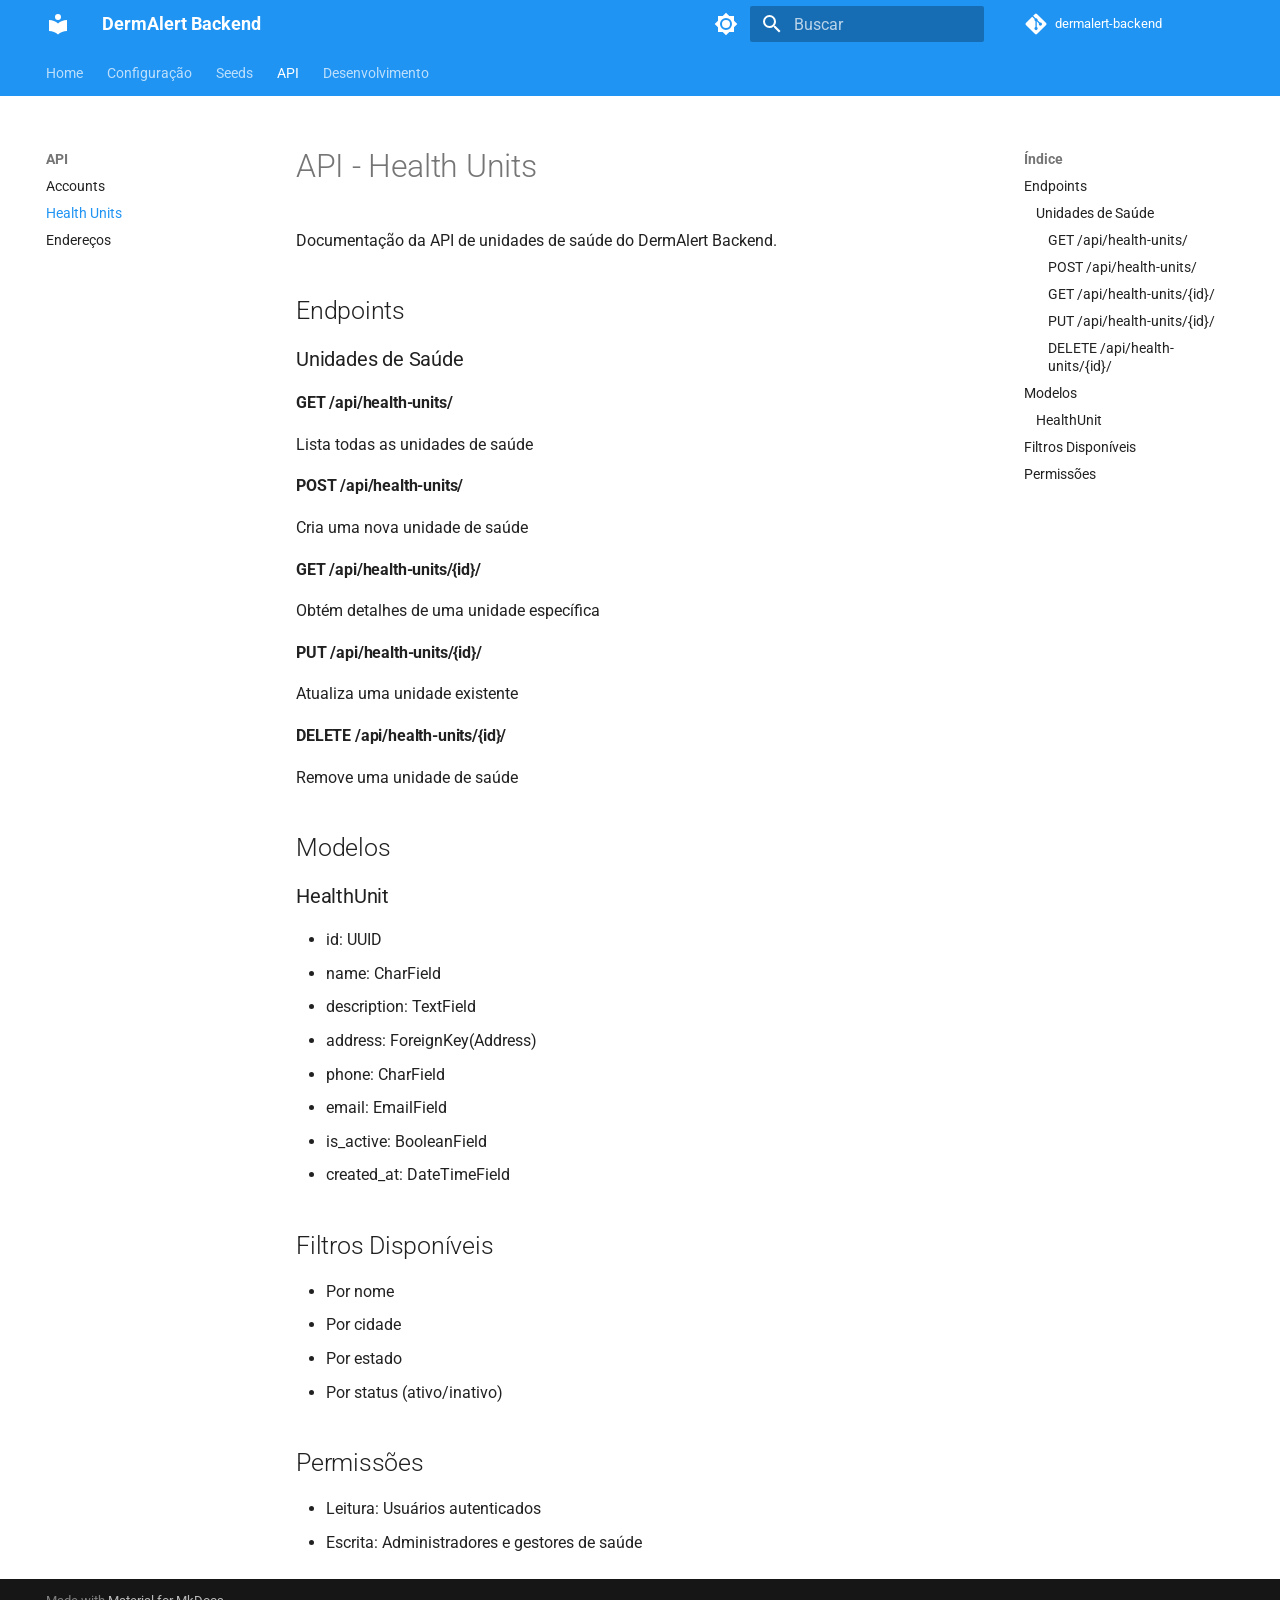
<file: api/health-units/index.html>
<!doctype html>
<html lang="pt" class="no-js">
  <head>
    
      <meta charset="utf-8">
      <meta name="viewport" content="width=device-width,initial-scale=1">
      
        <meta name="description" content="Sistema backend para diagnóstico dermatológico com IA">
      
      
        <meta name="author" content="Giovanni">
      
      
      
        <link rel="prev" href="../accounts/">
      
      
        <link rel="next" href="../addresses/">
      
      
      <link rel="icon" href="../../assets/images/favicon.png">
      <meta name="generator" content="mkdocs-1.6.1, mkdocs-material-9.6.15">
    
    
      
        <title>Health Units - DermAlert Backend</title>
      
    
    
      <link rel="stylesheet" href="../../assets/stylesheets/main.342714a4.min.css">
      
        
        <link rel="stylesheet" href="../../assets/stylesheets/palette.06af60db.min.css">
      
      


    
    
      
    
    
      
        
        
        <link rel="preconnect" href="https://fonts.gstatic.com" crossorigin>
        <link rel="stylesheet" href="https://fonts.googleapis.com/css?family=Roboto:300,300i,400,400i,700,700i%7CRoboto+Mono:400,400i,700,700i&display=fallback">
        <style>:root{--md-text-font:"Roboto";--md-code-font:"Roboto Mono"}</style>
      
    
    
    <script>__md_scope=new URL("../..",location),__md_hash=e=>[...e].reduce(((e,_)=>(e<<5)-e+_.charCodeAt(0)),0),__md_get=(e,_=localStorage,t=__md_scope)=>JSON.parse(_.getItem(t.pathname+"."+e)),__md_set=(e,_,t=localStorage,a=__md_scope)=>{try{t.setItem(a.pathname+"."+e,JSON.stringify(_))}catch(e){}}</script>
    
      

    
    
    
  </head>
  
  
    
    
      
    
    
    
    
    <body dir="ltr" data-md-color-scheme="default" data-md-color-primary="blue" data-md-color-accent="blue">
  
    
    <input class="md-toggle" data-md-toggle="drawer" type="checkbox" id="__drawer" autocomplete="off">
    <input class="md-toggle" data-md-toggle="search" type="checkbox" id="__search" autocomplete="off">
    <label class="md-overlay" for="__drawer"></label>
    <div data-md-component="skip">
      
        
        <a href="#api-health-units" class="md-skip">
          Ir para o conteúdo
        </a>
      
    </div>
    <div data-md-component="announce">
      
    </div>
    
    
      

<header class="md-header" data-md-component="header">
  <nav class="md-header__inner md-grid" aria-label="Cabeçalho">
    <a href="../.." title="DermAlert Backend" class="md-header__button md-logo" aria-label="DermAlert Backend" data-md-component="logo">
      
  
  <svg xmlns="http://www.w3.org/2000/svg" viewBox="0 0 24 24"><path d="M12 8a3 3 0 0 0 3-3 3 3 0 0 0-3-3 3 3 0 0 0-3 3 3 3 0 0 0 3 3m0 3.54C9.64 9.35 6.5 8 3 8v11c3.5 0 6.64 1.35 9 3.54 2.36-2.19 5.5-3.54 9-3.54V8c-3.5 0-6.64 1.35-9 3.54"/></svg>

    </a>
    <label class="md-header__button md-icon" for="__drawer">
      
      <svg xmlns="http://www.w3.org/2000/svg" viewBox="0 0 24 24"><path d="M3 6h18v2H3zm0 5h18v2H3zm0 5h18v2H3z"/></svg>
    </label>
    <div class="md-header__title" data-md-component="header-title">
      <div class="md-header__ellipsis">
        <div class="md-header__topic">
          <span class="md-ellipsis">
            DermAlert Backend
          </span>
        </div>
        <div class="md-header__topic" data-md-component="header-topic">
          <span class="md-ellipsis">
            
              Health Units
            
          </span>
        </div>
      </div>
    </div>
    
      
        <form class="md-header__option" data-md-component="palette">
  
    
    
    
    <input class="md-option" data-md-color-media="" data-md-color-scheme="default" data-md-color-primary="blue" data-md-color-accent="blue"  aria-label="Modo escuro"  type="radio" name="__palette" id="__palette_0">
    
      <label class="md-header__button md-icon" title="Modo escuro" for="__palette_1" hidden>
        <svg xmlns="http://www.w3.org/2000/svg" viewBox="0 0 24 24"><path d="M12 8a4 4 0 0 0-4 4 4 4 0 0 0 4 4 4 4 0 0 0 4-4 4 4 0 0 0-4-4m0 10a6 6 0 0 1-6-6 6 6 0 0 1 6-6 6 6 0 0 1 6 6 6 6 0 0 1-6 6m8-9.31V4h-4.69L12 .69 8.69 4H4v4.69L.69 12 4 15.31V20h4.69L12 23.31 15.31 20H20v-4.69L23.31 12z"/></svg>
      </label>
    
  
    
    
    
    <input class="md-option" data-md-color-media="" data-md-color-scheme="slate" data-md-color-primary="blue" data-md-color-accent="blue"  aria-label="Modo claro"  type="radio" name="__palette" id="__palette_1">
    
      <label class="md-header__button md-icon" title="Modo claro" for="__palette_0" hidden>
        <svg xmlns="http://www.w3.org/2000/svg" viewBox="0 0 24 24"><path d="M12 18c-.89 0-1.74-.2-2.5-.55C11.56 16.5 13 14.42 13 12s-1.44-4.5-3.5-5.45C10.26 6.2 11.11 6 12 6a6 6 0 0 1 6 6 6 6 0 0 1-6 6m8-9.31V4h-4.69L12 .69 8.69 4H4v4.69L.69 12 4 15.31V20h4.69L12 23.31 15.31 20H20v-4.69L23.31 12z"/></svg>
      </label>
    
  
</form>
      
    
    
      <script>var palette=__md_get("__palette");if(palette&&palette.color){if("(prefers-color-scheme)"===palette.color.media){var media=matchMedia("(prefers-color-scheme: light)"),input=document.querySelector(media.matches?"[data-md-color-media='(prefers-color-scheme: light)']":"[data-md-color-media='(prefers-color-scheme: dark)']");palette.color.media=input.getAttribute("data-md-color-media"),palette.color.scheme=input.getAttribute("data-md-color-scheme"),palette.color.primary=input.getAttribute("data-md-color-primary"),palette.color.accent=input.getAttribute("data-md-color-accent")}for(var[key,value]of Object.entries(palette.color))document.body.setAttribute("data-md-color-"+key,value)}</script>
    
    
    
      
      
        <label class="md-header__button md-icon" for="__search">
          
          <svg xmlns="http://www.w3.org/2000/svg" viewBox="0 0 24 24"><path d="M9.5 3A6.5 6.5 0 0 1 16 9.5c0 1.61-.59 3.09-1.56 4.23l.27.27h.79l5 5-1.5 1.5-5-5v-.79l-.27-.27A6.52 6.52 0 0 1 9.5 16 6.5 6.5 0 0 1 3 9.5 6.5 6.5 0 0 1 9.5 3m0 2C7 5 5 7 5 9.5S7 14 9.5 14 14 12 14 9.5 12 5 9.5 5"/></svg>
        </label>
        <div class="md-search" data-md-component="search" role="dialog">
  <label class="md-search__overlay" for="__search"></label>
  <div class="md-search__inner" role="search">
    <form class="md-search__form" name="search">
      <input type="text" class="md-search__input" name="query" aria-label="Buscar" placeholder="Buscar" autocapitalize="off" autocorrect="off" autocomplete="off" spellcheck="false" data-md-component="search-query" required>
      <label class="md-search__icon md-icon" for="__search">
        
        <svg xmlns="http://www.w3.org/2000/svg" viewBox="0 0 24 24"><path d="M9.5 3A6.5 6.5 0 0 1 16 9.5c0 1.61-.59 3.09-1.56 4.23l.27.27h.79l5 5-1.5 1.5-5-5v-.79l-.27-.27A6.52 6.52 0 0 1 9.5 16 6.5 6.5 0 0 1 3 9.5 6.5 6.5 0 0 1 9.5 3m0 2C7 5 5 7 5 9.5S7 14 9.5 14 14 12 14 9.5 12 5 9.5 5"/></svg>
        
        <svg xmlns="http://www.w3.org/2000/svg" viewBox="0 0 24 24"><path d="M20 11v2H8l5.5 5.5-1.42 1.42L4.16 12l7.92-7.92L13.5 5.5 8 11z"/></svg>
      </label>
      <nav class="md-search__options" aria-label="Pesquisar">
        
          <a href="javascript:void(0)" class="md-search__icon md-icon" title="Compartilhar" aria-label="Compartilhar" data-clipboard data-clipboard-text="" data-md-component="search-share" tabindex="-1">
            
            <svg xmlns="http://www.w3.org/2000/svg" viewBox="0 0 24 24"><path d="M18 16.08c-.76 0-1.44.3-1.96.77L8.91 12.7c.05-.23.09-.46.09-.7s-.04-.47-.09-.7l7.05-4.11c.54.5 1.25.81 2.04.81a3 3 0 0 0 3-3 3 3 0 0 0-3-3 3 3 0 0 0-3 3c0 .24.04.47.09.7L8.04 9.81C7.5 9.31 6.79 9 6 9a3 3 0 0 0-3 3 3 3 0 0 0 3 3c.79 0 1.5-.31 2.04-.81l7.12 4.15c-.05.21-.08.43-.08.66 0 1.61 1.31 2.91 2.92 2.91s2.92-1.3 2.92-2.91A2.92 2.92 0 0 0 18 16.08"/></svg>
          </a>
        
        <button type="reset" class="md-search__icon md-icon" title="Limpar" aria-label="Limpar" tabindex="-1">
          
          <svg xmlns="http://www.w3.org/2000/svg" viewBox="0 0 24 24"><path d="M19 6.41 17.59 5 12 10.59 6.41 5 5 6.41 10.59 12 5 17.59 6.41 19 12 13.41 17.59 19 19 17.59 13.41 12z"/></svg>
        </button>
      </nav>
      
    </form>
    <div class="md-search__output">
      <div class="md-search__scrollwrap" tabindex="0" data-md-scrollfix>
        <div class="md-search-result" data-md-component="search-result">
          <div class="md-search-result__meta">
            Inicializando a pesquisa
          </div>
          <ol class="md-search-result__list" role="presentation"></ol>
        </div>
      </div>
    </div>
  </div>
</div>
      
    
    
      <div class="md-header__source">
        <a href="https://github.com/DermAlert/dermalert-backend" title="Ir ao repositório" class="md-source" data-md-component="source">
  <div class="md-source__icon md-icon">
    
    <svg xmlns="http://www.w3.org/2000/svg" viewBox="0 0 448 512"><!--! Font Awesome Free 6.7.2 by @fontawesome - https://fontawesome.com License - https://fontawesome.com/license/free (Icons: CC BY 4.0, Fonts: SIL OFL 1.1, Code: MIT License) Copyright 2024 Fonticons, Inc.--><path d="M439.55 236.05 244 40.45a28.87 28.87 0 0 0-40.81 0l-40.66 40.63 51.52 51.52c27.06-9.14 52.68 16.77 43.39 43.68l49.66 49.66c34.23-11.8 61.18 31 35.47 56.69-26.49 26.49-70.21-2.87-56-37.34L240.22 199v121.85c25.3 12.54 22.26 41.85 9.08 55a34.34 34.34 0 0 1-48.55 0c-17.57-17.6-11.07-46.91 11.25-56v-123c-20.8-8.51-24.6-30.74-18.64-45L142.57 101 8.45 235.14a28.86 28.86 0 0 0 0 40.81l195.61 195.6a28.86 28.86 0 0 0 40.8 0l194.69-194.69a28.86 28.86 0 0 0 0-40.81"/></svg>
  </div>
  <div class="md-source__repository">
    dermalert-backend
  </div>
</a>
      </div>
    
  </nav>
  
</header>
    
    <div class="md-container" data-md-component="container">
      
      
        
          
            
<nav class="md-tabs" aria-label="Abas" data-md-component="tabs">
  <div class="md-grid">
    <ul class="md-tabs__list">
      
        
  
  
  
  
    <li class="md-tabs__item">
      <a href="../.." class="md-tabs__link">
        
  
  
    
  
  Home

      </a>
    </li>
  

      
        
  
  
  
  
    
    
      <li class="md-tabs__item">
        <a href="../../setup/postgres/" class="md-tabs__link">
          
  
  
  Configuração

        </a>
      </li>
    
  

      
        
  
  
  
  
    
    
      <li class="md-tabs__item">
        <a href="../../seeds/quick-guide/" class="md-tabs__link">
          
  
  
  Seeds

        </a>
      </li>
    
  

      
        
  
  
  
    
  
  
    
    
      <li class="md-tabs__item md-tabs__item--active">
        <a href="../accounts/" class="md-tabs__link">
          
  
  
  API

        </a>
      </li>
    
  

      
        
  
  
  
  
    
    
      <li class="md-tabs__item">
        <a href="../../development/architecture/" class="md-tabs__link">
          
  
  
  Desenvolvimento

        </a>
      </li>
    
  

      
    </ul>
  </div>
</nav>
          
        
      
      <main class="md-main" data-md-component="main">
        <div class="md-main__inner md-grid">
          
            
              
              <div class="md-sidebar md-sidebar--primary" data-md-component="sidebar" data-md-type="navigation" >
                <div class="md-sidebar__scrollwrap">
                  <div class="md-sidebar__inner">
                    


  


<nav class="md-nav md-nav--primary md-nav--lifted" aria-label="Navegação" data-md-level="0">
  <label class="md-nav__title" for="__drawer">
    <a href="../.." title="DermAlert Backend" class="md-nav__button md-logo" aria-label="DermAlert Backend" data-md-component="logo">
      
  
  <svg xmlns="http://www.w3.org/2000/svg" viewBox="0 0 24 24"><path d="M12 8a3 3 0 0 0 3-3 3 3 0 0 0-3-3 3 3 0 0 0-3 3 3 3 0 0 0 3 3m0 3.54C9.64 9.35 6.5 8 3 8v11c3.5 0 6.64 1.35 9 3.54 2.36-2.19 5.5-3.54 9-3.54V8c-3.5 0-6.64 1.35-9 3.54"/></svg>

    </a>
    DermAlert Backend
  </label>
  
    <div class="md-nav__source">
      <a href="https://github.com/DermAlert/dermalert-backend" title="Ir ao repositório" class="md-source" data-md-component="source">
  <div class="md-source__icon md-icon">
    
    <svg xmlns="http://www.w3.org/2000/svg" viewBox="0 0 448 512"><!--! Font Awesome Free 6.7.2 by @fontawesome - https://fontawesome.com License - https://fontawesome.com/license/free (Icons: CC BY 4.0, Fonts: SIL OFL 1.1, Code: MIT License) Copyright 2024 Fonticons, Inc.--><path d="M439.55 236.05 244 40.45a28.87 28.87 0 0 0-40.81 0l-40.66 40.63 51.52 51.52c27.06-9.14 52.68 16.77 43.39 43.68l49.66 49.66c34.23-11.8 61.18 31 35.47 56.69-26.49 26.49-70.21-2.87-56-37.34L240.22 199v121.85c25.3 12.54 22.26 41.85 9.08 55a34.34 34.34 0 0 1-48.55 0c-17.57-17.6-11.07-46.91 11.25-56v-123c-20.8-8.51-24.6-30.74-18.64-45L142.57 101 8.45 235.14a28.86 28.86 0 0 0 0 40.81l195.61 195.6a28.86 28.86 0 0 0 40.8 0l194.69-194.69a28.86 28.86 0 0 0 0-40.81"/></svg>
  </div>
  <div class="md-source__repository">
    dermalert-backend
  </div>
</a>
    </div>
  
  <ul class="md-nav__list" data-md-scrollfix>
    
      
      
  
  
  
  
    <li class="md-nav__item">
      <a href="../.." class="md-nav__link">
        
  
  
  <span class="md-ellipsis">
    Home
    
  </span>
  

      </a>
    </li>
  

    
      
      
  
  
  
  
    
    
    
    
      
      
        
      
    
    
    <li class="md-nav__item md-nav__item--nested">
      
        
        
          
        
        <input class="md-nav__toggle md-toggle md-toggle--indeterminate" type="checkbox" id="__nav_2" >
        
          
          <label class="md-nav__link" for="__nav_2" id="__nav_2_label" tabindex="0">
            
  
  
  <span class="md-ellipsis">
    Configuração
    
  </span>
  

            <span class="md-nav__icon md-icon"></span>
          </label>
        
        <nav class="md-nav" data-md-level="1" aria-labelledby="__nav_2_label" aria-expanded="false">
          <label class="md-nav__title" for="__nav_2">
            <span class="md-nav__icon md-icon"></span>
            Configuração
          </label>
          <ul class="md-nav__list" data-md-scrollfix>
            
              
                
  
  
  
  
    <li class="md-nav__item">
      <a href="../../setup/postgres/" class="md-nav__link">
        
  
  
  <span class="md-ellipsis">
    PostgreSQL
    
  </span>
  

      </a>
    </li>
  

              
            
              
                
  
  
  
  
    <li class="md-nav__item">
      <a href="../../setup/minio/" class="md-nav__link">
        
  
  
  <span class="md-ellipsis">
    MinIO
    
  </span>
  

      </a>
    </li>
  

              
            
              
                
  
  
  
  
    <li class="md-nav__item">
      <a href="../../setup/development/" class="md-nav__link">
        
  
  
  <span class="md-ellipsis">
    Ambiente de Desenvolvimento
    
  </span>
  

      </a>
    </li>
  

              
            
          </ul>
        </nav>
      
    </li>
  

    
      
      
  
  
  
  
    
    
    
    
      
      
        
      
    
    
    <li class="md-nav__item md-nav__item--nested">
      
        
        
          
        
        <input class="md-nav__toggle md-toggle md-toggle--indeterminate" type="checkbox" id="__nav_3" >
        
          
          <label class="md-nav__link" for="__nav_3" id="__nav_3_label" tabindex="0">
            
  
  
  <span class="md-ellipsis">
    Seeds
    
  </span>
  

            <span class="md-nav__icon md-icon"></span>
          </label>
        
        <nav class="md-nav" data-md-level="1" aria-labelledby="__nav_3_label" aria-expanded="false">
          <label class="md-nav__title" for="__nav_3">
            <span class="md-nav__icon md-icon"></span>
            Seeds
          </label>
          <ul class="md-nav__list" data-md-scrollfix>
            
              
                
  
  
  
  
    <li class="md-nav__item">
      <a href="../../seeds/quick-guide/" class="md-nav__link">
        
  
  
  <span class="md-ellipsis">
    Guia Rápido
    
  </span>
  

      </a>
    </li>
  

              
            
              
                
  
  
  
  
    <li class="md-nav__item">
      <a href="../../seeds/complete-guide/" class="md-nav__link">
        
  
  
  <span class="md-ellipsis">
    Documentação Completa
    
  </span>
  

      </a>
    </li>
  

              
            
              
                
  
  
  
  
    <li class="md-nav__item">
      <a href="../../seeds/technical-summary/" class="md-nav__link">
        
  
  
  <span class="md-ellipsis">
    Resumo Técnico
    
  </span>
  

      </a>
    </li>
  

              
            
              
                
  
  
  
  
    <li class="md-nav__item">
      <a href="../../seeds/commands-reference/" class="md-nav__link">
        
  
  
  <span class="md-ellipsis">
    Commands Reference
    
  </span>
  

      </a>
    </li>
  

              
            
          </ul>
        </nav>
      
    </li>
  

    
      
      
  
  
    
  
  
  
    
    
    
    
      
        
        
      
      
        
      
    
    
    <li class="md-nav__item md-nav__item--active md-nav__item--section md-nav__item--nested">
      
        
        
        <input class="md-nav__toggle md-toggle " type="checkbox" id="__nav_4" checked>
        
          
          <label class="md-nav__link" for="__nav_4" id="__nav_4_label" tabindex="">
            
  
  
  <span class="md-ellipsis">
    API
    
  </span>
  

            <span class="md-nav__icon md-icon"></span>
          </label>
        
        <nav class="md-nav" data-md-level="1" aria-labelledby="__nav_4_label" aria-expanded="true">
          <label class="md-nav__title" for="__nav_4">
            <span class="md-nav__icon md-icon"></span>
            API
          </label>
          <ul class="md-nav__list" data-md-scrollfix>
            
              
                
  
  
  
  
    <li class="md-nav__item">
      <a href="../accounts/" class="md-nav__link">
        
  
  
  <span class="md-ellipsis">
    Accounts
    
  </span>
  

      </a>
    </li>
  

              
            
              
                
  
  
    
  
  
  
    <li class="md-nav__item md-nav__item--active">
      
      <input class="md-nav__toggle md-toggle" type="checkbox" id="__toc">
      
      
        
      
      
        <label class="md-nav__link md-nav__link--active" for="__toc">
          
  
  
  <span class="md-ellipsis">
    Health Units
    
  </span>
  

          <span class="md-nav__icon md-icon"></span>
        </label>
      
      <a href="./" class="md-nav__link md-nav__link--active">
        
  
  
  <span class="md-ellipsis">
    Health Units
    
  </span>
  

      </a>
      
        

<nav class="md-nav md-nav--secondary" aria-label="Índice">
  
  
  
    
  
  
    <label class="md-nav__title" for="__toc">
      <span class="md-nav__icon md-icon"></span>
      Índice
    </label>
    <ul class="md-nav__list" data-md-component="toc" data-md-scrollfix>
      
        <li class="md-nav__item">
  <a href="#endpoints" class="md-nav__link">
    <span class="md-ellipsis">
      Endpoints
    </span>
  </a>
  
    <nav class="md-nav" aria-label="Endpoints">
      <ul class="md-nav__list">
        
          <li class="md-nav__item">
  <a href="#unidades-de-saude" class="md-nav__link">
    <span class="md-ellipsis">
      Unidades de Saúde
    </span>
  </a>
  
    <nav class="md-nav" aria-label="Unidades de Saúde">
      <ul class="md-nav__list">
        
          <li class="md-nav__item">
  <a href="#get-apihealth-units" class="md-nav__link">
    <span class="md-ellipsis">
      GET /api/health-units/
    </span>
  </a>
  
</li>
        
          <li class="md-nav__item">
  <a href="#post-apihealth-units" class="md-nav__link">
    <span class="md-ellipsis">
      POST /api/health-units/
    </span>
  </a>
  
</li>
        
          <li class="md-nav__item">
  <a href="#get-apihealth-unitsid" class="md-nav__link">
    <span class="md-ellipsis">
      GET /api/health-units/{id}/
    </span>
  </a>
  
</li>
        
          <li class="md-nav__item">
  <a href="#put-apihealth-unitsid" class="md-nav__link">
    <span class="md-ellipsis">
      PUT /api/health-units/{id}/
    </span>
  </a>
  
</li>
        
          <li class="md-nav__item">
  <a href="#delete-apihealth-unitsid" class="md-nav__link">
    <span class="md-ellipsis">
      DELETE /api/health-units/{id}/
    </span>
  </a>
  
</li>
        
      </ul>
    </nav>
  
</li>
        
      </ul>
    </nav>
  
</li>
      
        <li class="md-nav__item">
  <a href="#modelos" class="md-nav__link">
    <span class="md-ellipsis">
      Modelos
    </span>
  </a>
  
    <nav class="md-nav" aria-label="Modelos">
      <ul class="md-nav__list">
        
          <li class="md-nav__item">
  <a href="#healthunit" class="md-nav__link">
    <span class="md-ellipsis">
      HealthUnit
    </span>
  </a>
  
</li>
        
      </ul>
    </nav>
  
</li>
      
        <li class="md-nav__item">
  <a href="#filtros-disponiveis" class="md-nav__link">
    <span class="md-ellipsis">
      Filtros Disponíveis
    </span>
  </a>
  
</li>
      
        <li class="md-nav__item">
  <a href="#permissoes" class="md-nav__link">
    <span class="md-ellipsis">
      Permissões
    </span>
  </a>
  
</li>
      
    </ul>
  
</nav>
      
    </li>
  

              
            
              
                
  
  
  
  
    <li class="md-nav__item">
      <a href="../addresses/" class="md-nav__link">
        
  
  
  <span class="md-ellipsis">
    Endereços
    
  </span>
  

      </a>
    </li>
  

              
            
          </ul>
        </nav>
      
    </li>
  

    
      
      
  
  
  
  
    
    
    
    
      
      
        
      
    
    
    <li class="md-nav__item md-nav__item--nested">
      
        
        
          
        
        <input class="md-nav__toggle md-toggle md-toggle--indeterminate" type="checkbox" id="__nav_5" >
        
          
          <label class="md-nav__link" for="__nav_5" id="__nav_5_label" tabindex="0">
            
  
  
  <span class="md-ellipsis">
    Desenvolvimento
    
  </span>
  

            <span class="md-nav__icon md-icon"></span>
          </label>
        
        <nav class="md-nav" data-md-level="1" aria-labelledby="__nav_5_label" aria-expanded="false">
          <label class="md-nav__title" for="__nav_5">
            <span class="md-nav__icon md-icon"></span>
            Desenvolvimento
          </label>
          <ul class="md-nav__list" data-md-scrollfix>
            
              
                
  
  
  
  
    <li class="md-nav__item">
      <a href="../../development/architecture/" class="md-nav__link">
        
  
  
  <span class="md-ellipsis">
    Arquitetura
    
  </span>
  

      </a>
    </li>
  

              
            
              
                
  
  
  
  
    <li class="md-nav__item">
      <a href="../../development/testing.md" class="md-nav__link">
        
  
  
  <span class="md-ellipsis">
    Testes
    
  </span>
  

      </a>
    </li>
  

              
            
              
                
  
  
  
  
    <li class="md-nav__item">
      <a href="../../development/deploy.md" class="md-nav__link">
        
  
  
  <span class="md-ellipsis">
    Deploy
    
  </span>
  

      </a>
    </li>
  

              
            
          </ul>
        </nav>
      
    </li>
  

    
  </ul>
</nav>
                  </div>
                </div>
              </div>
            
            
              
              <div class="md-sidebar md-sidebar--secondary" data-md-component="sidebar" data-md-type="toc" >
                <div class="md-sidebar__scrollwrap">
                  <div class="md-sidebar__inner">
                    

<nav class="md-nav md-nav--secondary" aria-label="Índice">
  
  
  
    
  
  
    <label class="md-nav__title" for="__toc">
      <span class="md-nav__icon md-icon"></span>
      Índice
    </label>
    <ul class="md-nav__list" data-md-component="toc" data-md-scrollfix>
      
        <li class="md-nav__item">
  <a href="#endpoints" class="md-nav__link">
    <span class="md-ellipsis">
      Endpoints
    </span>
  </a>
  
    <nav class="md-nav" aria-label="Endpoints">
      <ul class="md-nav__list">
        
          <li class="md-nav__item">
  <a href="#unidades-de-saude" class="md-nav__link">
    <span class="md-ellipsis">
      Unidades de Saúde
    </span>
  </a>
  
    <nav class="md-nav" aria-label="Unidades de Saúde">
      <ul class="md-nav__list">
        
          <li class="md-nav__item">
  <a href="#get-apihealth-units" class="md-nav__link">
    <span class="md-ellipsis">
      GET /api/health-units/
    </span>
  </a>
  
</li>
        
          <li class="md-nav__item">
  <a href="#post-apihealth-units" class="md-nav__link">
    <span class="md-ellipsis">
      POST /api/health-units/
    </span>
  </a>
  
</li>
        
          <li class="md-nav__item">
  <a href="#get-apihealth-unitsid" class="md-nav__link">
    <span class="md-ellipsis">
      GET /api/health-units/{id}/
    </span>
  </a>
  
</li>
        
          <li class="md-nav__item">
  <a href="#put-apihealth-unitsid" class="md-nav__link">
    <span class="md-ellipsis">
      PUT /api/health-units/{id}/
    </span>
  </a>
  
</li>
        
          <li class="md-nav__item">
  <a href="#delete-apihealth-unitsid" class="md-nav__link">
    <span class="md-ellipsis">
      DELETE /api/health-units/{id}/
    </span>
  </a>
  
</li>
        
      </ul>
    </nav>
  
</li>
        
      </ul>
    </nav>
  
</li>
      
        <li class="md-nav__item">
  <a href="#modelos" class="md-nav__link">
    <span class="md-ellipsis">
      Modelos
    </span>
  </a>
  
    <nav class="md-nav" aria-label="Modelos">
      <ul class="md-nav__list">
        
          <li class="md-nav__item">
  <a href="#healthunit" class="md-nav__link">
    <span class="md-ellipsis">
      HealthUnit
    </span>
  </a>
  
</li>
        
      </ul>
    </nav>
  
</li>
      
        <li class="md-nav__item">
  <a href="#filtros-disponiveis" class="md-nav__link">
    <span class="md-ellipsis">
      Filtros Disponíveis
    </span>
  </a>
  
</li>
      
        <li class="md-nav__item">
  <a href="#permissoes" class="md-nav__link">
    <span class="md-ellipsis">
      Permissões
    </span>
  </a>
  
</li>
      
    </ul>
  
</nav>
                  </div>
                </div>
              </div>
            
          
          
            <div class="md-content" data-md-component="content">
              <article class="md-content__inner md-typeset">
                
                  


  
  


<h1 id="api-health-units">API - Health Units</h1>
<p>Documentação da API de unidades de saúde do DermAlert Backend.</p>
<h2 id="endpoints">Endpoints</h2>
<h3 id="unidades-de-saude">Unidades de Saúde</h3>
<h4 id="get-apihealth-units">GET /api/health-units/</h4>
<p>Lista todas as unidades de saúde</p>
<h4 id="post-apihealth-units">POST /api/health-units/</h4>
<p>Cria uma nova unidade de saúde</p>
<h4 id="get-apihealth-unitsid">GET /api/health-units/{id}/</h4>
<p>Obtém detalhes de uma unidade específica</p>
<h4 id="put-apihealth-unitsid">PUT /api/health-units/{id}/</h4>
<p>Atualiza uma unidade existente</p>
<h4 id="delete-apihealth-unitsid">DELETE /api/health-units/{id}/</h4>
<p>Remove uma unidade de saúde</p>
<h2 id="modelos">Modelos</h2>
<h3 id="healthunit">HealthUnit</h3>
<ul>
<li>id: UUID</li>
<li>name: CharField</li>
<li>description: TextField</li>
<li>address: ForeignKey(Address)</li>
<li>phone: CharField</li>
<li>email: EmailField</li>
<li>is_active: BooleanField</li>
<li>created_at: DateTimeField</li>
</ul>
<h2 id="filtros-disponiveis">Filtros Disponíveis</h2>
<ul>
<li>Por nome</li>
<li>Por cidade</li>
<li>Por estado</li>
<li>Por status (ativo/inativo)</li>
</ul>
<h2 id="permissoes">Permissões</h2>
<ul>
<li>Leitura: Usuários autenticados</li>
<li>Escrita: Administradores e gestores de saúde</li>
</ul>












                
              </article>
            </div>
          
          
<script>var target=document.getElementById(location.hash.slice(1));target&&target.name&&(target.checked=target.name.startsWith("__tabbed_"))</script>
        </div>
        
          <button type="button" class="md-top md-icon" data-md-component="top" hidden>
  
  <svg xmlns="http://www.w3.org/2000/svg" viewBox="0 0 24 24"><path d="M13 20h-2V8l-5.5 5.5-1.42-1.42L12 4.16l7.92 7.92-1.42 1.42L13 8z"/></svg>
  Voltar ao topo
</button>
        
      </main>
      
        <footer class="md-footer">
  
  <div class="md-footer-meta md-typeset">
    <div class="md-footer-meta__inner md-grid">
      <div class="md-copyright">
  
  
    Made with
    <a href="https://squidfunk.github.io/mkdocs-material/" target="_blank" rel="noopener">
      Material for MkDocs
    </a>
  
</div>
      
    </div>
  </div>
</footer>
      
    </div>
    <div class="md-dialog" data-md-component="dialog">
      <div class="md-dialog__inner md-typeset"></div>
    </div>
    
    
    
      
      <script id="__config" type="application/json">{"base": "../..", "features": ["navigation.tabs", "navigation.sections", "navigation.expand", "navigation.top", "search.highlight", "search.share", "content.code.copy"], "search": "../../assets/javascripts/workers/search.d50fe291.min.js", "tags": null, "translations": {"clipboard.copied": "Copiado para \u00e1rea de transfer\u00eancia", "clipboard.copy": "Copiar para \u00e1rea de transfer\u00eancia", "search.result.more.one": "Mais 1 nesta p\u00e1gina", "search.result.more.other": "Mais # nesta p\u00e1gina", "search.result.none": "Nenhum resultado encontrado", "search.result.one": "1 resultado encontrado", "search.result.other": "# resultados encontrados", "search.result.placeholder": "Digite para iniciar a busca", "search.result.term.missing": "Ausente", "select.version": "Selecione a vers\u00e3o"}, "version": null}</script>
    
    
      <script src="../../assets/javascripts/bundle.56ea9cef.min.js"></script>
      
    
  </body>
</html>
</file>
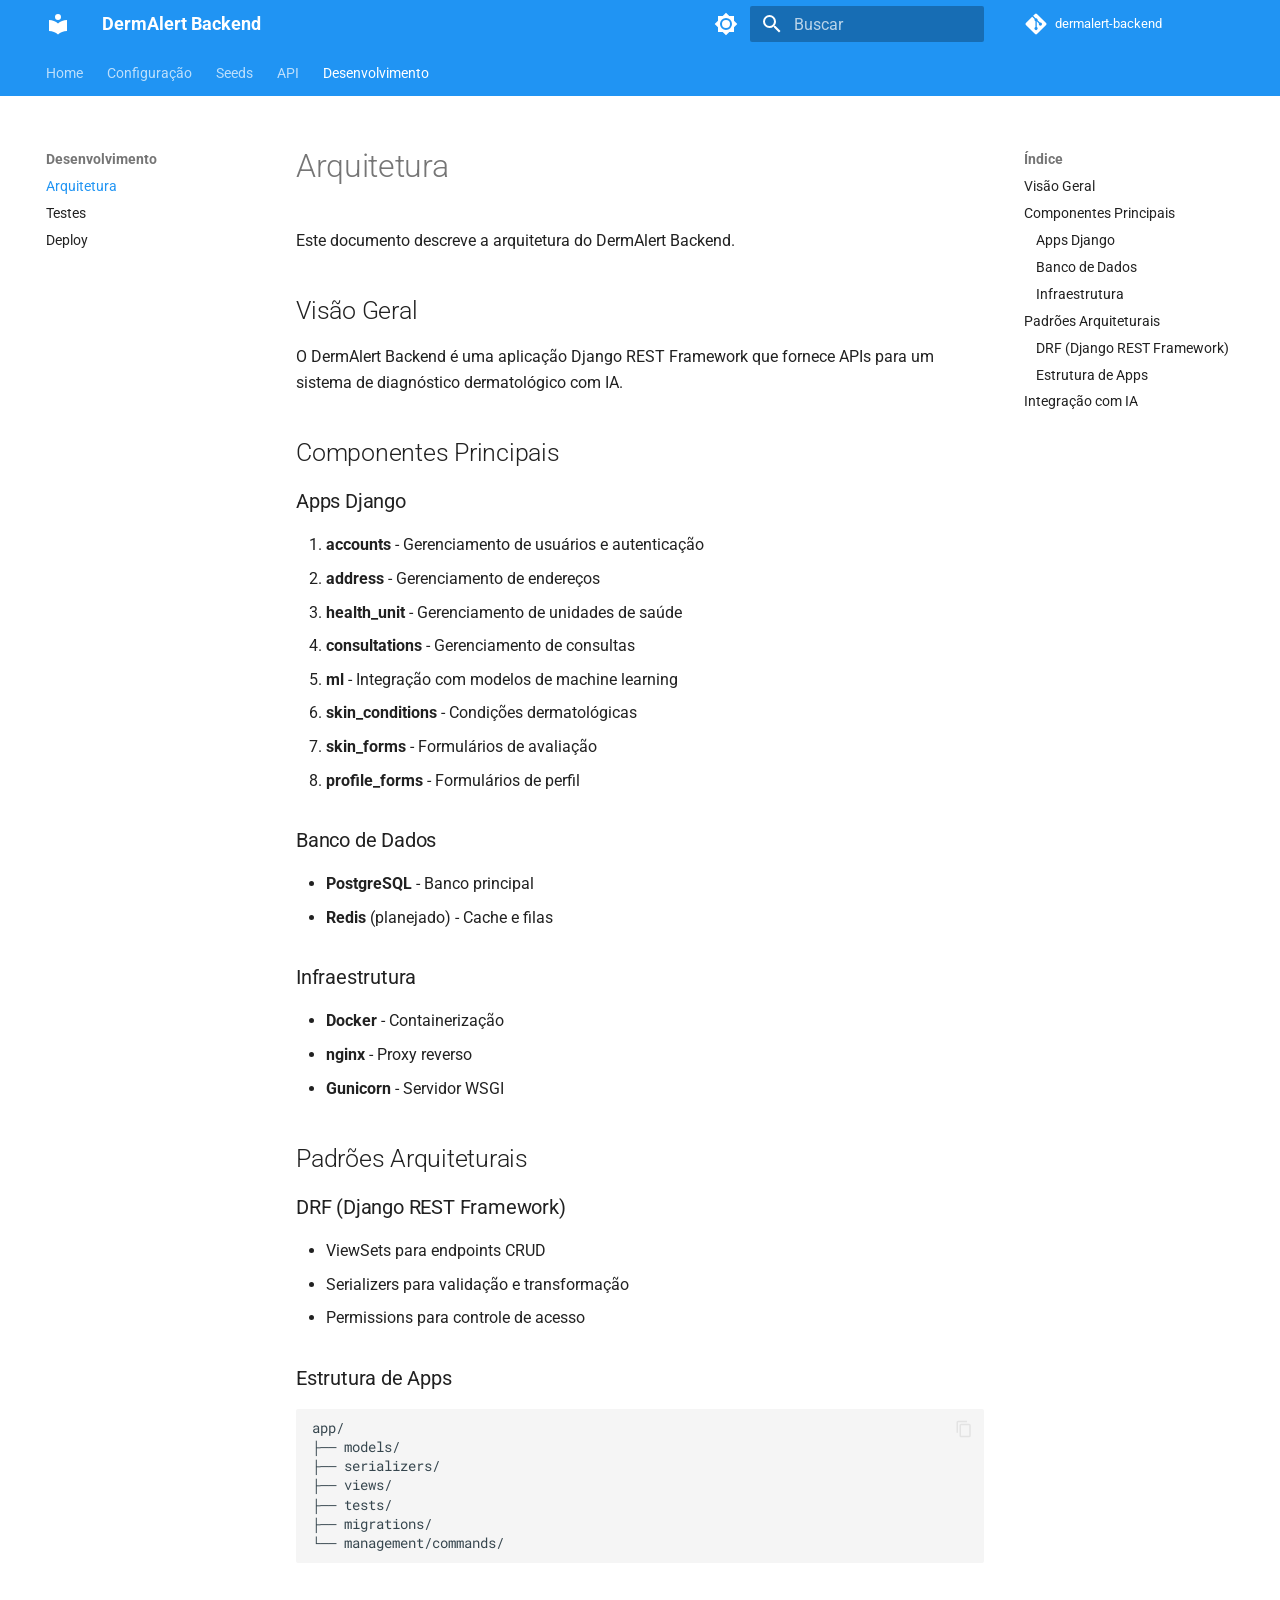
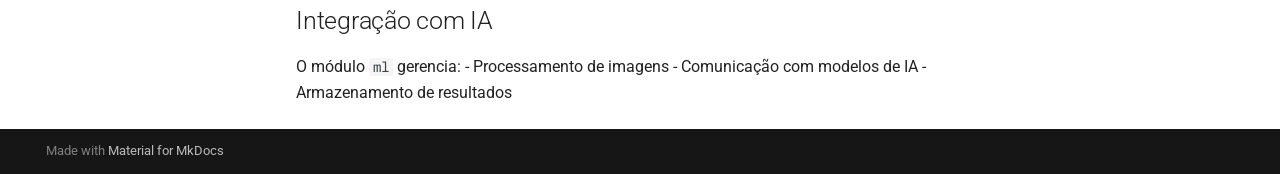
<file: development/architecture/index.html>
<!doctype html>
<html lang="pt" class="no-js">
  <head>
    
      <meta charset="utf-8">
      <meta name="viewport" content="width=device-width,initial-scale=1">
      
        <meta name="description" content="Sistema backend para diagnóstico dermatológico com IA">
      
      
        <meta name="author" content="Giovanni">
      
      
      
        <link rel="prev" href="../../api/addresses/">
      
      
      
      <link rel="icon" href="../../assets/images/favicon.png">
      <meta name="generator" content="mkdocs-1.6.1, mkdocs-material-9.6.15">
    
    
      
        <title>Arquitetura - DermAlert Backend</title>
      
    
    
      <link rel="stylesheet" href="../../assets/stylesheets/main.342714a4.min.css">
      
        
        <link rel="stylesheet" href="../../assets/stylesheets/palette.06af60db.min.css">
      
      


    
    
      
    
    
      
        
        
        <link rel="preconnect" href="https://fonts.gstatic.com" crossorigin>
        <link rel="stylesheet" href="https://fonts.googleapis.com/css?family=Roboto:300,300i,400,400i,700,700i%7CRoboto+Mono:400,400i,700,700i&display=fallback">
        <style>:root{--md-text-font:"Roboto";--md-code-font:"Roboto Mono"}</style>
      
    
    
    <script>__md_scope=new URL("../..",location),__md_hash=e=>[...e].reduce(((e,_)=>(e<<5)-e+_.charCodeAt(0)),0),__md_get=(e,_=localStorage,t=__md_scope)=>JSON.parse(_.getItem(t.pathname+"."+e)),__md_set=(e,_,t=localStorage,a=__md_scope)=>{try{t.setItem(a.pathname+"."+e,JSON.stringify(_))}catch(e){}}</script>
    
      

    
    
    
  </head>
  
  
    
    
      
    
    
    
    
    <body dir="ltr" data-md-color-scheme="default" data-md-color-primary="blue" data-md-color-accent="blue">
  
    
    <input class="md-toggle" data-md-toggle="drawer" type="checkbox" id="__drawer" autocomplete="off">
    <input class="md-toggle" data-md-toggle="search" type="checkbox" id="__search" autocomplete="off">
    <label class="md-overlay" for="__drawer"></label>
    <div data-md-component="skip">
      
        
        <a href="#arquitetura" class="md-skip">
          Ir para o conteúdo
        </a>
      
    </div>
    <div data-md-component="announce">
      
    </div>
    
    
      

<header class="md-header" data-md-component="header">
  <nav class="md-header__inner md-grid" aria-label="Cabeçalho">
    <a href="../.." title="DermAlert Backend" class="md-header__button md-logo" aria-label="DermAlert Backend" data-md-component="logo">
      
  
  <svg xmlns="http://www.w3.org/2000/svg" viewBox="0 0 24 24"><path d="M12 8a3 3 0 0 0 3-3 3 3 0 0 0-3-3 3 3 0 0 0-3 3 3 3 0 0 0 3 3m0 3.54C9.64 9.35 6.5 8 3 8v11c3.5 0 6.64 1.35 9 3.54 2.36-2.19 5.5-3.54 9-3.54V8c-3.5 0-6.64 1.35-9 3.54"/></svg>

    </a>
    <label class="md-header__button md-icon" for="__drawer">
      
      <svg xmlns="http://www.w3.org/2000/svg" viewBox="0 0 24 24"><path d="M3 6h18v2H3zm0 5h18v2H3zm0 5h18v2H3z"/></svg>
    </label>
    <div class="md-header__title" data-md-component="header-title">
      <div class="md-header__ellipsis">
        <div class="md-header__topic">
          <span class="md-ellipsis">
            DermAlert Backend
          </span>
        </div>
        <div class="md-header__topic" data-md-component="header-topic">
          <span class="md-ellipsis">
            
              Arquitetura
            
          </span>
        </div>
      </div>
    </div>
    
      
        <form class="md-header__option" data-md-component="palette">
  
    
    
    
    <input class="md-option" data-md-color-media="" data-md-color-scheme="default" data-md-color-primary="blue" data-md-color-accent="blue"  aria-label="Modo escuro"  type="radio" name="__palette" id="__palette_0">
    
      <label class="md-header__button md-icon" title="Modo escuro" for="__palette_1" hidden>
        <svg xmlns="http://www.w3.org/2000/svg" viewBox="0 0 24 24"><path d="M12 8a4 4 0 0 0-4 4 4 4 0 0 0 4 4 4 4 0 0 0 4-4 4 4 0 0 0-4-4m0 10a6 6 0 0 1-6-6 6 6 0 0 1 6-6 6 6 0 0 1 6 6 6 6 0 0 1-6 6m8-9.31V4h-4.69L12 .69 8.69 4H4v4.69L.69 12 4 15.31V20h4.69L12 23.31 15.31 20H20v-4.69L23.31 12z"/></svg>
      </label>
    
  
    
    
    
    <input class="md-option" data-md-color-media="" data-md-color-scheme="slate" data-md-color-primary="blue" data-md-color-accent="blue"  aria-label="Modo claro"  type="radio" name="__palette" id="__palette_1">
    
      <label class="md-header__button md-icon" title="Modo claro" for="__palette_0" hidden>
        <svg xmlns="http://www.w3.org/2000/svg" viewBox="0 0 24 24"><path d="M12 18c-.89 0-1.74-.2-2.5-.55C11.56 16.5 13 14.42 13 12s-1.44-4.5-3.5-5.45C10.26 6.2 11.11 6 12 6a6 6 0 0 1 6 6 6 6 0 0 1-6 6m8-9.31V4h-4.69L12 .69 8.69 4H4v4.69L.69 12 4 15.31V20h4.69L12 23.31 15.31 20H20v-4.69L23.31 12z"/></svg>
      </label>
    
  
</form>
      
    
    
      <script>var palette=__md_get("__palette");if(palette&&palette.color){if("(prefers-color-scheme)"===palette.color.media){var media=matchMedia("(prefers-color-scheme: light)"),input=document.querySelector(media.matches?"[data-md-color-media='(prefers-color-scheme: light)']":"[data-md-color-media='(prefers-color-scheme: dark)']");palette.color.media=input.getAttribute("data-md-color-media"),palette.color.scheme=input.getAttribute("data-md-color-scheme"),palette.color.primary=input.getAttribute("data-md-color-primary"),palette.color.accent=input.getAttribute("data-md-color-accent")}for(var[key,value]of Object.entries(palette.color))document.body.setAttribute("data-md-color-"+key,value)}</script>
    
    
    
      
      
        <label class="md-header__button md-icon" for="__search">
          
          <svg xmlns="http://www.w3.org/2000/svg" viewBox="0 0 24 24"><path d="M9.5 3A6.5 6.5 0 0 1 16 9.5c0 1.61-.59 3.09-1.56 4.23l.27.27h.79l5 5-1.5 1.5-5-5v-.79l-.27-.27A6.52 6.52 0 0 1 9.5 16 6.5 6.5 0 0 1 3 9.5 6.5 6.5 0 0 1 9.5 3m0 2C7 5 5 7 5 9.5S7 14 9.5 14 14 12 14 9.5 12 5 9.5 5"/></svg>
        </label>
        <div class="md-search" data-md-component="search" role="dialog">
  <label class="md-search__overlay" for="__search"></label>
  <div class="md-search__inner" role="search">
    <form class="md-search__form" name="search">
      <input type="text" class="md-search__input" name="query" aria-label="Buscar" placeholder="Buscar" autocapitalize="off" autocorrect="off" autocomplete="off" spellcheck="false" data-md-component="search-query" required>
      <label class="md-search__icon md-icon" for="__search">
        
        <svg xmlns="http://www.w3.org/2000/svg" viewBox="0 0 24 24"><path d="M9.5 3A6.5 6.5 0 0 1 16 9.5c0 1.61-.59 3.09-1.56 4.23l.27.27h.79l5 5-1.5 1.5-5-5v-.79l-.27-.27A6.52 6.52 0 0 1 9.5 16 6.5 6.5 0 0 1 3 9.5 6.5 6.5 0 0 1 9.5 3m0 2C7 5 5 7 5 9.5S7 14 9.5 14 14 12 14 9.5 12 5 9.5 5"/></svg>
        
        <svg xmlns="http://www.w3.org/2000/svg" viewBox="0 0 24 24"><path d="M20 11v2H8l5.5 5.5-1.42 1.42L4.16 12l7.92-7.92L13.5 5.5 8 11z"/></svg>
      </label>
      <nav class="md-search__options" aria-label="Pesquisar">
        
          <a href="javascript:void(0)" class="md-search__icon md-icon" title="Compartilhar" aria-label="Compartilhar" data-clipboard data-clipboard-text="" data-md-component="search-share" tabindex="-1">
            
            <svg xmlns="http://www.w3.org/2000/svg" viewBox="0 0 24 24"><path d="M18 16.08c-.76 0-1.44.3-1.96.77L8.91 12.7c.05-.23.09-.46.09-.7s-.04-.47-.09-.7l7.05-4.11c.54.5 1.25.81 2.04.81a3 3 0 0 0 3-3 3 3 0 0 0-3-3 3 3 0 0 0-3 3c0 .24.04.47.09.7L8.04 9.81C7.5 9.31 6.79 9 6 9a3 3 0 0 0-3 3 3 3 0 0 0 3 3c.79 0 1.5-.31 2.04-.81l7.12 4.15c-.05.21-.08.43-.08.66 0 1.61 1.31 2.91 2.92 2.91s2.92-1.3 2.92-2.91A2.92 2.92 0 0 0 18 16.08"/></svg>
          </a>
        
        <button type="reset" class="md-search__icon md-icon" title="Limpar" aria-label="Limpar" tabindex="-1">
          
          <svg xmlns="http://www.w3.org/2000/svg" viewBox="0 0 24 24"><path d="M19 6.41 17.59 5 12 10.59 6.41 5 5 6.41 10.59 12 5 17.59 6.41 19 12 13.41 17.59 19 19 17.59 13.41 12z"/></svg>
        </button>
      </nav>
      
    </form>
    <div class="md-search__output">
      <div class="md-search__scrollwrap" tabindex="0" data-md-scrollfix>
        <div class="md-search-result" data-md-component="search-result">
          <div class="md-search-result__meta">
            Inicializando a pesquisa
          </div>
          <ol class="md-search-result__list" role="presentation"></ol>
        </div>
      </div>
    </div>
  </div>
</div>
      
    
    
      <div class="md-header__source">
        <a href="https://github.com/DermAlert/dermalert-backend" title="Ir ao repositório" class="md-source" data-md-component="source">
  <div class="md-source__icon md-icon">
    
    <svg xmlns="http://www.w3.org/2000/svg" viewBox="0 0 448 512"><!--! Font Awesome Free 6.7.2 by @fontawesome - https://fontawesome.com License - https://fontawesome.com/license/free (Icons: CC BY 4.0, Fonts: SIL OFL 1.1, Code: MIT License) Copyright 2024 Fonticons, Inc.--><path d="M439.55 236.05 244 40.45a28.87 28.87 0 0 0-40.81 0l-40.66 40.63 51.52 51.52c27.06-9.14 52.68 16.77 43.39 43.68l49.66 49.66c34.23-11.8 61.18 31 35.47 56.69-26.49 26.49-70.21-2.87-56-37.34L240.22 199v121.85c25.3 12.54 22.26 41.85 9.08 55a34.34 34.34 0 0 1-48.55 0c-17.57-17.6-11.07-46.91 11.25-56v-123c-20.8-8.51-24.6-30.74-18.64-45L142.57 101 8.45 235.14a28.86 28.86 0 0 0 0 40.81l195.61 195.6a28.86 28.86 0 0 0 40.8 0l194.69-194.69a28.86 28.86 0 0 0 0-40.81"/></svg>
  </div>
  <div class="md-source__repository">
    dermalert-backend
  </div>
</a>
      </div>
    
  </nav>
  
</header>
    
    <div class="md-container" data-md-component="container">
      
      
        
          
            
<nav class="md-tabs" aria-label="Abas" data-md-component="tabs">
  <div class="md-grid">
    <ul class="md-tabs__list">
      
        
  
  
  
  
    <li class="md-tabs__item">
      <a href="../.." class="md-tabs__link">
        
  
  
    
  
  Home

      </a>
    </li>
  

      
        
  
  
  
  
    
    
      <li class="md-tabs__item">
        <a href="../../setup/postgres/" class="md-tabs__link">
          
  
  
  Configuração

        </a>
      </li>
    
  

      
        
  
  
  
  
    
    
      <li class="md-tabs__item">
        <a href="../../seeds/quick-guide/" class="md-tabs__link">
          
  
  
  Seeds

        </a>
      </li>
    
  

      
        
  
  
  
  
    
    
      <li class="md-tabs__item">
        <a href="../../api/accounts/" class="md-tabs__link">
          
  
  
  API

        </a>
      </li>
    
  

      
        
  
  
  
    
  
  
    
    
      <li class="md-tabs__item md-tabs__item--active">
        <a href="./" class="md-tabs__link">
          
  
  
  Desenvolvimento

        </a>
      </li>
    
  

      
    </ul>
  </div>
</nav>
          
        
      
      <main class="md-main" data-md-component="main">
        <div class="md-main__inner md-grid">
          
            
              
              <div class="md-sidebar md-sidebar--primary" data-md-component="sidebar" data-md-type="navigation" >
                <div class="md-sidebar__scrollwrap">
                  <div class="md-sidebar__inner">
                    


  


<nav class="md-nav md-nav--primary md-nav--lifted" aria-label="Navegação" data-md-level="0">
  <label class="md-nav__title" for="__drawer">
    <a href="../.." title="DermAlert Backend" class="md-nav__button md-logo" aria-label="DermAlert Backend" data-md-component="logo">
      
  
  <svg xmlns="http://www.w3.org/2000/svg" viewBox="0 0 24 24"><path d="M12 8a3 3 0 0 0 3-3 3 3 0 0 0-3-3 3 3 0 0 0-3 3 3 3 0 0 0 3 3m0 3.54C9.64 9.35 6.5 8 3 8v11c3.5 0 6.64 1.35 9 3.54 2.36-2.19 5.5-3.54 9-3.54V8c-3.5 0-6.64 1.35-9 3.54"/></svg>

    </a>
    DermAlert Backend
  </label>
  
    <div class="md-nav__source">
      <a href="https://github.com/DermAlert/dermalert-backend" title="Ir ao repositório" class="md-source" data-md-component="source">
  <div class="md-source__icon md-icon">
    
    <svg xmlns="http://www.w3.org/2000/svg" viewBox="0 0 448 512"><!--! Font Awesome Free 6.7.2 by @fontawesome - https://fontawesome.com License - https://fontawesome.com/license/free (Icons: CC BY 4.0, Fonts: SIL OFL 1.1, Code: MIT License) Copyright 2024 Fonticons, Inc.--><path d="M439.55 236.05 244 40.45a28.87 28.87 0 0 0-40.81 0l-40.66 40.63 51.52 51.52c27.06-9.14 52.68 16.77 43.39 43.68l49.66 49.66c34.23-11.8 61.18 31 35.47 56.69-26.49 26.49-70.21-2.87-56-37.34L240.22 199v121.85c25.3 12.54 22.26 41.85 9.08 55a34.34 34.34 0 0 1-48.55 0c-17.57-17.6-11.07-46.91 11.25-56v-123c-20.8-8.51-24.6-30.74-18.64-45L142.57 101 8.45 235.14a28.86 28.86 0 0 0 0 40.81l195.61 195.6a28.86 28.86 0 0 0 40.8 0l194.69-194.69a28.86 28.86 0 0 0 0-40.81"/></svg>
  </div>
  <div class="md-source__repository">
    dermalert-backend
  </div>
</a>
    </div>
  
  <ul class="md-nav__list" data-md-scrollfix>
    
      
      
  
  
  
  
    <li class="md-nav__item">
      <a href="../.." class="md-nav__link">
        
  
  
  <span class="md-ellipsis">
    Home
    
  </span>
  

      </a>
    </li>
  

    
      
      
  
  
  
  
    
    
    
    
      
      
        
      
    
    
    <li class="md-nav__item md-nav__item--nested">
      
        
        
          
        
        <input class="md-nav__toggle md-toggle md-toggle--indeterminate" type="checkbox" id="__nav_2" >
        
          
          <label class="md-nav__link" for="__nav_2" id="__nav_2_label" tabindex="0">
            
  
  
  <span class="md-ellipsis">
    Configuração
    
  </span>
  

            <span class="md-nav__icon md-icon"></span>
          </label>
        
        <nav class="md-nav" data-md-level="1" aria-labelledby="__nav_2_label" aria-expanded="false">
          <label class="md-nav__title" for="__nav_2">
            <span class="md-nav__icon md-icon"></span>
            Configuração
          </label>
          <ul class="md-nav__list" data-md-scrollfix>
            
              
                
  
  
  
  
    <li class="md-nav__item">
      <a href="../../setup/postgres/" class="md-nav__link">
        
  
  
  <span class="md-ellipsis">
    PostgreSQL
    
  </span>
  

      </a>
    </li>
  

              
            
              
                
  
  
  
  
    <li class="md-nav__item">
      <a href="../../setup/minio/" class="md-nav__link">
        
  
  
  <span class="md-ellipsis">
    MinIO
    
  </span>
  

      </a>
    </li>
  

              
            
              
                
  
  
  
  
    <li class="md-nav__item">
      <a href="../../setup/development/" class="md-nav__link">
        
  
  
  <span class="md-ellipsis">
    Ambiente de Desenvolvimento
    
  </span>
  

      </a>
    </li>
  

              
            
          </ul>
        </nav>
      
    </li>
  

    
      
      
  
  
  
  
    
    
    
    
      
      
        
      
    
    
    <li class="md-nav__item md-nav__item--nested">
      
        
        
          
        
        <input class="md-nav__toggle md-toggle md-toggle--indeterminate" type="checkbox" id="__nav_3" >
        
          
          <label class="md-nav__link" for="__nav_3" id="__nav_3_label" tabindex="0">
            
  
  
  <span class="md-ellipsis">
    Seeds
    
  </span>
  

            <span class="md-nav__icon md-icon"></span>
          </label>
        
        <nav class="md-nav" data-md-level="1" aria-labelledby="__nav_3_label" aria-expanded="false">
          <label class="md-nav__title" for="__nav_3">
            <span class="md-nav__icon md-icon"></span>
            Seeds
          </label>
          <ul class="md-nav__list" data-md-scrollfix>
            
              
                
  
  
  
  
    <li class="md-nav__item">
      <a href="../../seeds/quick-guide/" class="md-nav__link">
        
  
  
  <span class="md-ellipsis">
    Guia Rápido
    
  </span>
  

      </a>
    </li>
  

              
            
              
                
  
  
  
  
    <li class="md-nav__item">
      <a href="../../seeds/complete-guide/" class="md-nav__link">
        
  
  
  <span class="md-ellipsis">
    Documentação Completa
    
  </span>
  

      </a>
    </li>
  

              
            
              
                
  
  
  
  
    <li class="md-nav__item">
      <a href="../../seeds/technical-summary/" class="md-nav__link">
        
  
  
  <span class="md-ellipsis">
    Resumo Técnico
    
  </span>
  

      </a>
    </li>
  

              
            
              
                
  
  
  
  
    <li class="md-nav__item">
      <a href="../../seeds/commands-reference/" class="md-nav__link">
        
  
  
  <span class="md-ellipsis">
    Commands Reference
    
  </span>
  

      </a>
    </li>
  

              
            
          </ul>
        </nav>
      
    </li>
  

    
      
      
  
  
  
  
    
    
    
    
      
      
        
      
    
    
    <li class="md-nav__item md-nav__item--nested">
      
        
        
          
        
        <input class="md-nav__toggle md-toggle md-toggle--indeterminate" type="checkbox" id="__nav_4" >
        
          
          <label class="md-nav__link" for="__nav_4" id="__nav_4_label" tabindex="0">
            
  
  
  <span class="md-ellipsis">
    API
    
  </span>
  

            <span class="md-nav__icon md-icon"></span>
          </label>
        
        <nav class="md-nav" data-md-level="1" aria-labelledby="__nav_4_label" aria-expanded="false">
          <label class="md-nav__title" for="__nav_4">
            <span class="md-nav__icon md-icon"></span>
            API
          </label>
          <ul class="md-nav__list" data-md-scrollfix>
            
              
                
  
  
  
  
    <li class="md-nav__item">
      <a href="../../api/accounts/" class="md-nav__link">
        
  
  
  <span class="md-ellipsis">
    Accounts
    
  </span>
  

      </a>
    </li>
  

              
            
              
                
  
  
  
  
    <li class="md-nav__item">
      <a href="../../api/health-units/" class="md-nav__link">
        
  
  
  <span class="md-ellipsis">
    Health Units
    
  </span>
  

      </a>
    </li>
  

              
            
              
                
  
  
  
  
    <li class="md-nav__item">
      <a href="../../api/addresses/" class="md-nav__link">
        
  
  
  <span class="md-ellipsis">
    Endereços
    
  </span>
  

      </a>
    </li>
  

              
            
          </ul>
        </nav>
      
    </li>
  

    
      
      
  
  
    
  
  
  
    
    
    
    
      
        
        
      
      
        
      
    
    
    <li class="md-nav__item md-nav__item--active md-nav__item--section md-nav__item--nested">
      
        
        
        <input class="md-nav__toggle md-toggle " type="checkbox" id="__nav_5" checked>
        
          
          <label class="md-nav__link" for="__nav_5" id="__nav_5_label" tabindex="">
            
  
  
  <span class="md-ellipsis">
    Desenvolvimento
    
  </span>
  

            <span class="md-nav__icon md-icon"></span>
          </label>
        
        <nav class="md-nav" data-md-level="1" aria-labelledby="__nav_5_label" aria-expanded="true">
          <label class="md-nav__title" for="__nav_5">
            <span class="md-nav__icon md-icon"></span>
            Desenvolvimento
          </label>
          <ul class="md-nav__list" data-md-scrollfix>
            
              
                
  
  
    
  
  
  
    <li class="md-nav__item md-nav__item--active">
      
      <input class="md-nav__toggle md-toggle" type="checkbox" id="__toc">
      
      
        
      
      
        <label class="md-nav__link md-nav__link--active" for="__toc">
          
  
  
  <span class="md-ellipsis">
    Arquitetura
    
  </span>
  

          <span class="md-nav__icon md-icon"></span>
        </label>
      
      <a href="./" class="md-nav__link md-nav__link--active">
        
  
  
  <span class="md-ellipsis">
    Arquitetura
    
  </span>
  

      </a>
      
        

<nav class="md-nav md-nav--secondary" aria-label="Índice">
  
  
  
    
  
  
    <label class="md-nav__title" for="__toc">
      <span class="md-nav__icon md-icon"></span>
      Índice
    </label>
    <ul class="md-nav__list" data-md-component="toc" data-md-scrollfix>
      
        <li class="md-nav__item">
  <a href="#visao-geral" class="md-nav__link">
    <span class="md-ellipsis">
      Visão Geral
    </span>
  </a>
  
</li>
      
        <li class="md-nav__item">
  <a href="#componentes-principais" class="md-nav__link">
    <span class="md-ellipsis">
      Componentes Principais
    </span>
  </a>
  
    <nav class="md-nav" aria-label="Componentes Principais">
      <ul class="md-nav__list">
        
          <li class="md-nav__item">
  <a href="#apps-django" class="md-nav__link">
    <span class="md-ellipsis">
      Apps Django
    </span>
  </a>
  
</li>
        
          <li class="md-nav__item">
  <a href="#banco-de-dados" class="md-nav__link">
    <span class="md-ellipsis">
      Banco de Dados
    </span>
  </a>
  
</li>
        
          <li class="md-nav__item">
  <a href="#infraestrutura" class="md-nav__link">
    <span class="md-ellipsis">
      Infraestrutura
    </span>
  </a>
  
</li>
        
      </ul>
    </nav>
  
</li>
      
        <li class="md-nav__item">
  <a href="#padroes-arquiteturais" class="md-nav__link">
    <span class="md-ellipsis">
      Padrões Arquiteturais
    </span>
  </a>
  
    <nav class="md-nav" aria-label="Padrões Arquiteturais">
      <ul class="md-nav__list">
        
          <li class="md-nav__item">
  <a href="#drf-django-rest-framework" class="md-nav__link">
    <span class="md-ellipsis">
      DRF (Django REST Framework)
    </span>
  </a>
  
</li>
        
          <li class="md-nav__item">
  <a href="#estrutura-de-apps" class="md-nav__link">
    <span class="md-ellipsis">
      Estrutura de Apps
    </span>
  </a>
  
</li>
        
      </ul>
    </nav>
  
</li>
      
        <li class="md-nav__item">
  <a href="#integracao-com-ia" class="md-nav__link">
    <span class="md-ellipsis">
      Integração com IA
    </span>
  </a>
  
</li>
      
    </ul>
  
</nav>
      
    </li>
  

              
            
              
                
  
  
  
  
    <li class="md-nav__item">
      <a href="../testing.md" class="md-nav__link">
        
  
  
  <span class="md-ellipsis">
    Testes
    
  </span>
  

      </a>
    </li>
  

              
            
              
                
  
  
  
  
    <li class="md-nav__item">
      <a href="../deploy.md" class="md-nav__link">
        
  
  
  <span class="md-ellipsis">
    Deploy
    
  </span>
  

      </a>
    </li>
  

              
            
          </ul>
        </nav>
      
    </li>
  

    
  </ul>
</nav>
                  </div>
                </div>
              </div>
            
            
              
              <div class="md-sidebar md-sidebar--secondary" data-md-component="sidebar" data-md-type="toc" >
                <div class="md-sidebar__scrollwrap">
                  <div class="md-sidebar__inner">
                    

<nav class="md-nav md-nav--secondary" aria-label="Índice">
  
  
  
    
  
  
    <label class="md-nav__title" for="__toc">
      <span class="md-nav__icon md-icon"></span>
      Índice
    </label>
    <ul class="md-nav__list" data-md-component="toc" data-md-scrollfix>
      
        <li class="md-nav__item">
  <a href="#visao-geral" class="md-nav__link">
    <span class="md-ellipsis">
      Visão Geral
    </span>
  </a>
  
</li>
      
        <li class="md-nav__item">
  <a href="#componentes-principais" class="md-nav__link">
    <span class="md-ellipsis">
      Componentes Principais
    </span>
  </a>
  
    <nav class="md-nav" aria-label="Componentes Principais">
      <ul class="md-nav__list">
        
          <li class="md-nav__item">
  <a href="#apps-django" class="md-nav__link">
    <span class="md-ellipsis">
      Apps Django
    </span>
  </a>
  
</li>
        
          <li class="md-nav__item">
  <a href="#banco-de-dados" class="md-nav__link">
    <span class="md-ellipsis">
      Banco de Dados
    </span>
  </a>
  
</li>
        
          <li class="md-nav__item">
  <a href="#infraestrutura" class="md-nav__link">
    <span class="md-ellipsis">
      Infraestrutura
    </span>
  </a>
  
</li>
        
      </ul>
    </nav>
  
</li>
      
        <li class="md-nav__item">
  <a href="#padroes-arquiteturais" class="md-nav__link">
    <span class="md-ellipsis">
      Padrões Arquiteturais
    </span>
  </a>
  
    <nav class="md-nav" aria-label="Padrões Arquiteturais">
      <ul class="md-nav__list">
        
          <li class="md-nav__item">
  <a href="#drf-django-rest-framework" class="md-nav__link">
    <span class="md-ellipsis">
      DRF (Django REST Framework)
    </span>
  </a>
  
</li>
        
          <li class="md-nav__item">
  <a href="#estrutura-de-apps" class="md-nav__link">
    <span class="md-ellipsis">
      Estrutura de Apps
    </span>
  </a>
  
</li>
        
      </ul>
    </nav>
  
</li>
      
        <li class="md-nav__item">
  <a href="#integracao-com-ia" class="md-nav__link">
    <span class="md-ellipsis">
      Integração com IA
    </span>
  </a>
  
</li>
      
    </ul>
  
</nav>
                  </div>
                </div>
              </div>
            
          
          
            <div class="md-content" data-md-component="content">
              <article class="md-content__inner md-typeset">
                
                  


  
  


<h1 id="arquitetura">Arquitetura</h1>
<p>Este documento descreve a arquitetura do DermAlert Backend.</p>
<h2 id="visao-geral">Visão Geral</h2>
<p>O DermAlert Backend é uma aplicação Django REST Framework que fornece APIs para um sistema de diagnóstico dermatológico com IA.</p>
<h2 id="componentes-principais">Componentes Principais</h2>
<h3 id="apps-django">Apps Django</h3>
<ol>
<li><strong>accounts</strong> - Gerenciamento de usuários e autenticação</li>
<li><strong>address</strong> - Gerenciamento de endereços</li>
<li><strong>health_unit</strong> - Gerenciamento de unidades de saúde</li>
<li><strong>consultations</strong> - Gerenciamento de consultas</li>
<li><strong>ml</strong> - Integração com modelos de machine learning</li>
<li><strong>skin_conditions</strong> - Condições dermatológicas</li>
<li><strong>skin_forms</strong> - Formulários de avaliação</li>
<li><strong>profile_forms</strong> - Formulários de perfil</li>
</ol>
<h3 id="banco-de-dados">Banco de Dados</h3>
<ul>
<li><strong>PostgreSQL</strong> - Banco principal</li>
<li><strong>Redis</strong> (planejado) - Cache e filas</li>
</ul>
<h3 id="infraestrutura">Infraestrutura</h3>
<ul>
<li><strong>Docker</strong> - Containerização</li>
<li><strong>nginx</strong> - Proxy reverso</li>
<li><strong>Gunicorn</strong> - Servidor WSGI</li>
</ul>
<h2 id="padroes-arquiteturais">Padrões Arquiteturais</h2>
<h3 id="drf-django-rest-framework">DRF (Django REST Framework)</h3>
<ul>
<li>ViewSets para endpoints CRUD</li>
<li>Serializers para validação e transformação</li>
<li>Permissions para controle de acesso</li>
</ul>
<h3 id="estrutura-de-apps">Estrutura de Apps</h3>
<div class="highlight"><pre><span></span><code><a id="__codelineno-0-1" name="__codelineno-0-1" href="#__codelineno-0-1"></a>app/
<a id="__codelineno-0-2" name="__codelineno-0-2" href="#__codelineno-0-2"></a>├── models/
<a id="__codelineno-0-3" name="__codelineno-0-3" href="#__codelineno-0-3"></a>├── serializers/
<a id="__codelineno-0-4" name="__codelineno-0-4" href="#__codelineno-0-4"></a>├── views/
<a id="__codelineno-0-5" name="__codelineno-0-5" href="#__codelineno-0-5"></a>├── tests/
<a id="__codelineno-0-6" name="__codelineno-0-6" href="#__codelineno-0-6"></a>├── migrations/
<a id="__codelineno-0-7" name="__codelineno-0-7" href="#__codelineno-0-7"></a>└── management/commands/
</code></pre></div>
<h2 id="integracao-com-ia">Integração com IA</h2>
<p>O módulo <code>ml</code> gerencia:
- Processamento de imagens
- Comunicação com modelos de IA
- Armazenamento de resultados</p>












                
              </article>
            </div>
          
          
<script>var target=document.getElementById(location.hash.slice(1));target&&target.name&&(target.checked=target.name.startsWith("__tabbed_"))</script>
        </div>
        
          <button type="button" class="md-top md-icon" data-md-component="top" hidden>
  
  <svg xmlns="http://www.w3.org/2000/svg" viewBox="0 0 24 24"><path d="M13 20h-2V8l-5.5 5.5-1.42-1.42L12 4.16l7.92 7.92-1.42 1.42L13 8z"/></svg>
  Voltar ao topo
</button>
        
      </main>
      
        <footer class="md-footer">
  
  <div class="md-footer-meta md-typeset">
    <div class="md-footer-meta__inner md-grid">
      <div class="md-copyright">
  
  
    Made with
    <a href="https://squidfunk.github.io/mkdocs-material/" target="_blank" rel="noopener">
      Material for MkDocs
    </a>
  
</div>
      
    </div>
  </div>
</footer>
      
    </div>
    <div class="md-dialog" data-md-component="dialog">
      <div class="md-dialog__inner md-typeset"></div>
    </div>
    
    
    
      
      <script id="__config" type="application/json">{"base": "../..", "features": ["navigation.tabs", "navigation.sections", "navigation.expand", "navigation.top", "search.highlight", "search.share", "content.code.copy"], "search": "../../assets/javascripts/workers/search.d50fe291.min.js", "tags": null, "translations": {"clipboard.copied": "Copiado para \u00e1rea de transfer\u00eancia", "clipboard.copy": "Copiar para \u00e1rea de transfer\u00eancia", "search.result.more.one": "Mais 1 nesta p\u00e1gina", "search.result.more.other": "Mais # nesta p\u00e1gina", "search.result.none": "Nenhum resultado encontrado", "search.result.one": "1 resultado encontrado", "search.result.other": "# resultados encontrados", "search.result.placeholder": "Digite para iniciar a busca", "search.result.term.missing": "Ausente", "select.version": "Selecione a vers\u00e3o"}, "version": null}</script>
    
    
      <script src="../../assets/javascripts/bundle.56ea9cef.min.js"></script>
      
    
  </body>
</html>
</file>
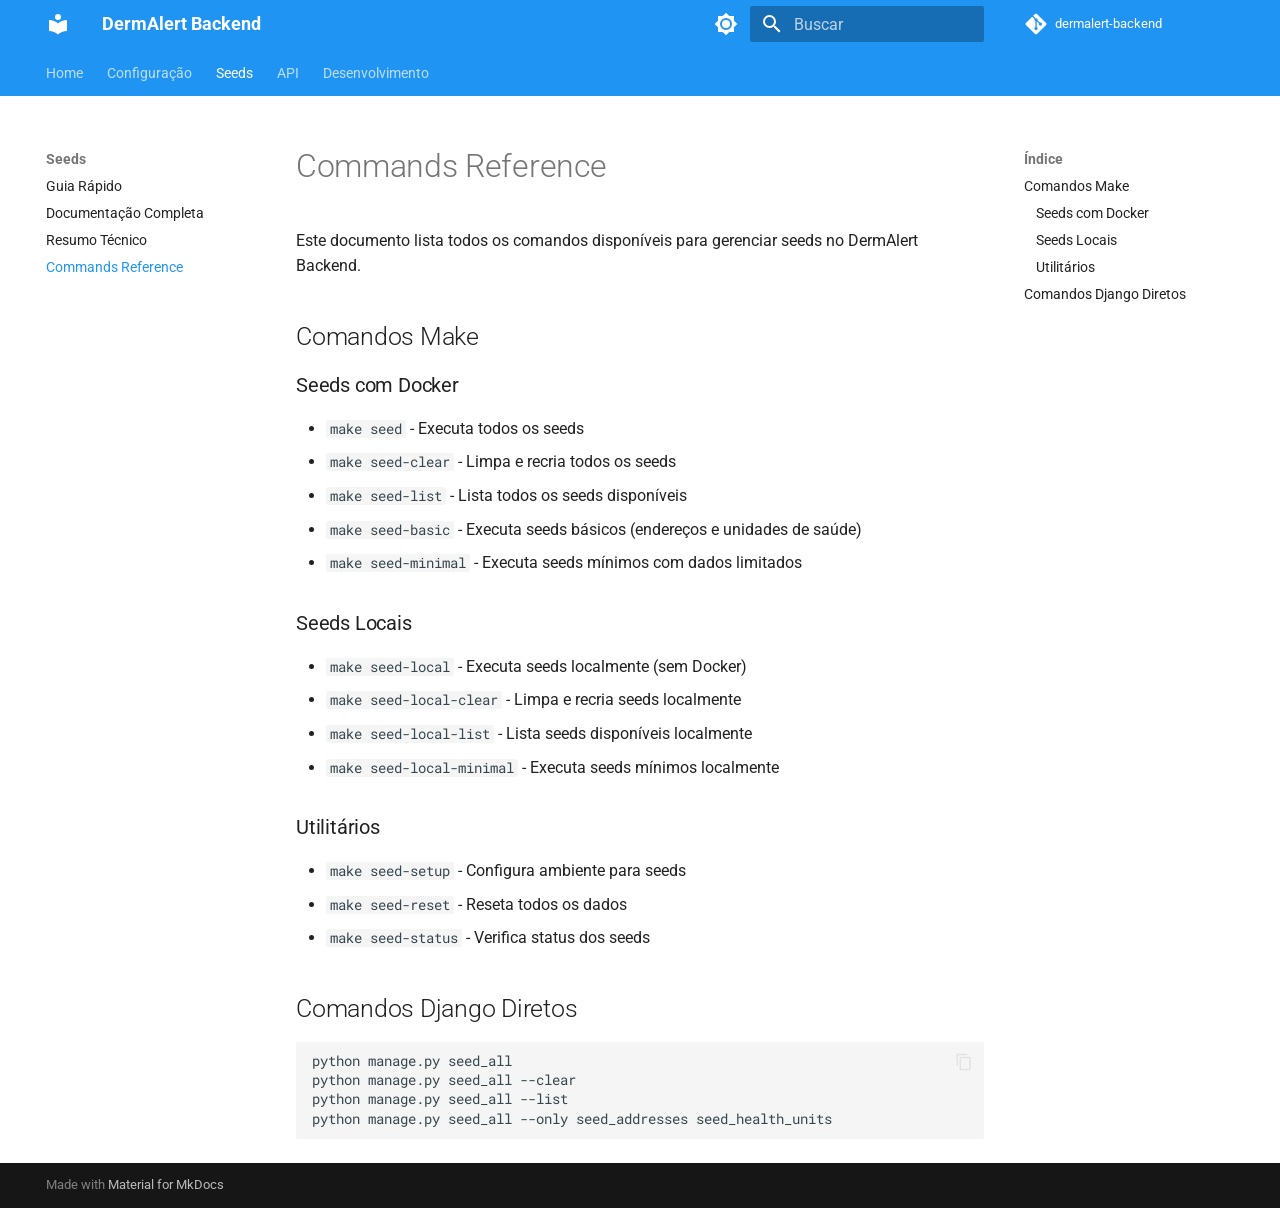
<file: seeds/commands-reference/index.html>
<!doctype html>
<html lang="pt" class="no-js">
  <head>
    
      <meta charset="utf-8">
      <meta name="viewport" content="width=device-width,initial-scale=1">
      
        <meta name="description" content="Sistema backend para diagnóstico dermatológico com IA">
      
      
        <meta name="author" content="Giovanni">
      
      
      
        <link rel="prev" href="../technical-summary/">
      
      
        <link rel="next" href="../../api/accounts/">
      
      
      <link rel="icon" href="../../assets/images/favicon.png">
      <meta name="generator" content="mkdocs-1.6.1, mkdocs-material-9.6.15">
    
    
      
        <title>Commands Reference - DermAlert Backend</title>
      
    
    
      <link rel="stylesheet" href="../../assets/stylesheets/main.342714a4.min.css">
      
        
        <link rel="stylesheet" href="../../assets/stylesheets/palette.06af60db.min.css">
      
      


    
    
      
    
    
      
        
        
        <link rel="preconnect" href="https://fonts.gstatic.com" crossorigin>
        <link rel="stylesheet" href="https://fonts.googleapis.com/css?family=Roboto:300,300i,400,400i,700,700i%7CRoboto+Mono:400,400i,700,700i&display=fallback">
        <style>:root{--md-text-font:"Roboto";--md-code-font:"Roboto Mono"}</style>
      
    
    
    <script>__md_scope=new URL("../..",location),__md_hash=e=>[...e].reduce(((e,_)=>(e<<5)-e+_.charCodeAt(0)),0),__md_get=(e,_=localStorage,t=__md_scope)=>JSON.parse(_.getItem(t.pathname+"."+e)),__md_set=(e,_,t=localStorage,a=__md_scope)=>{try{t.setItem(a.pathname+"."+e,JSON.stringify(_))}catch(e){}}</script>
    
      

    
    
    
  </head>
  
  
    
    
      
    
    
    
    
    <body dir="ltr" data-md-color-scheme="default" data-md-color-primary="blue" data-md-color-accent="blue">
  
    
    <input class="md-toggle" data-md-toggle="drawer" type="checkbox" id="__drawer" autocomplete="off">
    <input class="md-toggle" data-md-toggle="search" type="checkbox" id="__search" autocomplete="off">
    <label class="md-overlay" for="__drawer"></label>
    <div data-md-component="skip">
      
        
        <a href="#commands-reference" class="md-skip">
          Ir para o conteúdo
        </a>
      
    </div>
    <div data-md-component="announce">
      
    </div>
    
    
      

<header class="md-header" data-md-component="header">
  <nav class="md-header__inner md-grid" aria-label="Cabeçalho">
    <a href="../.." title="DermAlert Backend" class="md-header__button md-logo" aria-label="DermAlert Backend" data-md-component="logo">
      
  
  <svg xmlns="http://www.w3.org/2000/svg" viewBox="0 0 24 24"><path d="M12 8a3 3 0 0 0 3-3 3 3 0 0 0-3-3 3 3 0 0 0-3 3 3 3 0 0 0 3 3m0 3.54C9.64 9.35 6.5 8 3 8v11c3.5 0 6.64 1.35 9 3.54 2.36-2.19 5.5-3.54 9-3.54V8c-3.5 0-6.64 1.35-9 3.54"/></svg>

    </a>
    <label class="md-header__button md-icon" for="__drawer">
      
      <svg xmlns="http://www.w3.org/2000/svg" viewBox="0 0 24 24"><path d="M3 6h18v2H3zm0 5h18v2H3zm0 5h18v2H3z"/></svg>
    </label>
    <div class="md-header__title" data-md-component="header-title">
      <div class="md-header__ellipsis">
        <div class="md-header__topic">
          <span class="md-ellipsis">
            DermAlert Backend
          </span>
        </div>
        <div class="md-header__topic" data-md-component="header-topic">
          <span class="md-ellipsis">
            
              Commands Reference
            
          </span>
        </div>
      </div>
    </div>
    
      
        <form class="md-header__option" data-md-component="palette">
  
    
    
    
    <input class="md-option" data-md-color-media="" data-md-color-scheme="default" data-md-color-primary="blue" data-md-color-accent="blue"  aria-label="Modo escuro"  type="radio" name="__palette" id="__palette_0">
    
      <label class="md-header__button md-icon" title="Modo escuro" for="__palette_1" hidden>
        <svg xmlns="http://www.w3.org/2000/svg" viewBox="0 0 24 24"><path d="M12 8a4 4 0 0 0-4 4 4 4 0 0 0 4 4 4 4 0 0 0 4-4 4 4 0 0 0-4-4m0 10a6 6 0 0 1-6-6 6 6 0 0 1 6-6 6 6 0 0 1 6 6 6 6 0 0 1-6 6m8-9.31V4h-4.69L12 .69 8.69 4H4v4.69L.69 12 4 15.31V20h4.69L12 23.31 15.31 20H20v-4.69L23.31 12z"/></svg>
      </label>
    
  
    
    
    
    <input class="md-option" data-md-color-media="" data-md-color-scheme="slate" data-md-color-primary="blue" data-md-color-accent="blue"  aria-label="Modo claro"  type="radio" name="__palette" id="__palette_1">
    
      <label class="md-header__button md-icon" title="Modo claro" for="__palette_0" hidden>
        <svg xmlns="http://www.w3.org/2000/svg" viewBox="0 0 24 24"><path d="M12 18c-.89 0-1.74-.2-2.5-.55C11.56 16.5 13 14.42 13 12s-1.44-4.5-3.5-5.45C10.26 6.2 11.11 6 12 6a6 6 0 0 1 6 6 6 6 0 0 1-6 6m8-9.31V4h-4.69L12 .69 8.69 4H4v4.69L.69 12 4 15.31V20h4.69L12 23.31 15.31 20H20v-4.69L23.31 12z"/></svg>
      </label>
    
  
</form>
      
    
    
      <script>var palette=__md_get("__palette");if(palette&&palette.color){if("(prefers-color-scheme)"===palette.color.media){var media=matchMedia("(prefers-color-scheme: light)"),input=document.querySelector(media.matches?"[data-md-color-media='(prefers-color-scheme: light)']":"[data-md-color-media='(prefers-color-scheme: dark)']");palette.color.media=input.getAttribute("data-md-color-media"),palette.color.scheme=input.getAttribute("data-md-color-scheme"),palette.color.primary=input.getAttribute("data-md-color-primary"),palette.color.accent=input.getAttribute("data-md-color-accent")}for(var[key,value]of Object.entries(palette.color))document.body.setAttribute("data-md-color-"+key,value)}</script>
    
    
    
      
      
        <label class="md-header__button md-icon" for="__search">
          
          <svg xmlns="http://www.w3.org/2000/svg" viewBox="0 0 24 24"><path d="M9.5 3A6.5 6.5 0 0 1 16 9.5c0 1.61-.59 3.09-1.56 4.23l.27.27h.79l5 5-1.5 1.5-5-5v-.79l-.27-.27A6.52 6.52 0 0 1 9.5 16 6.5 6.5 0 0 1 3 9.5 6.5 6.5 0 0 1 9.5 3m0 2C7 5 5 7 5 9.5S7 14 9.5 14 14 12 14 9.5 12 5 9.5 5"/></svg>
        </label>
        <div class="md-search" data-md-component="search" role="dialog">
  <label class="md-search__overlay" for="__search"></label>
  <div class="md-search__inner" role="search">
    <form class="md-search__form" name="search">
      <input type="text" class="md-search__input" name="query" aria-label="Buscar" placeholder="Buscar" autocapitalize="off" autocorrect="off" autocomplete="off" spellcheck="false" data-md-component="search-query" required>
      <label class="md-search__icon md-icon" for="__search">
        
        <svg xmlns="http://www.w3.org/2000/svg" viewBox="0 0 24 24"><path d="M9.5 3A6.5 6.5 0 0 1 16 9.5c0 1.61-.59 3.09-1.56 4.23l.27.27h.79l5 5-1.5 1.5-5-5v-.79l-.27-.27A6.52 6.52 0 0 1 9.5 16 6.5 6.5 0 0 1 3 9.5 6.5 6.5 0 0 1 9.5 3m0 2C7 5 5 7 5 9.5S7 14 9.5 14 14 12 14 9.5 12 5 9.5 5"/></svg>
        
        <svg xmlns="http://www.w3.org/2000/svg" viewBox="0 0 24 24"><path d="M20 11v2H8l5.5 5.5-1.42 1.42L4.16 12l7.92-7.92L13.5 5.5 8 11z"/></svg>
      </label>
      <nav class="md-search__options" aria-label="Pesquisar">
        
          <a href="javascript:void(0)" class="md-search__icon md-icon" title="Compartilhar" aria-label="Compartilhar" data-clipboard data-clipboard-text="" data-md-component="search-share" tabindex="-1">
            
            <svg xmlns="http://www.w3.org/2000/svg" viewBox="0 0 24 24"><path d="M18 16.08c-.76 0-1.44.3-1.96.77L8.91 12.7c.05-.23.09-.46.09-.7s-.04-.47-.09-.7l7.05-4.11c.54.5 1.25.81 2.04.81a3 3 0 0 0 3-3 3 3 0 0 0-3-3 3 3 0 0 0-3 3c0 .24.04.47.09.7L8.04 9.81C7.5 9.31 6.79 9 6 9a3 3 0 0 0-3 3 3 3 0 0 0 3 3c.79 0 1.5-.31 2.04-.81l7.12 4.15c-.05.21-.08.43-.08.66 0 1.61 1.31 2.91 2.92 2.91s2.92-1.3 2.92-2.91A2.92 2.92 0 0 0 18 16.08"/></svg>
          </a>
        
        <button type="reset" class="md-search__icon md-icon" title="Limpar" aria-label="Limpar" tabindex="-1">
          
          <svg xmlns="http://www.w3.org/2000/svg" viewBox="0 0 24 24"><path d="M19 6.41 17.59 5 12 10.59 6.41 5 5 6.41 10.59 12 5 17.59 6.41 19 12 13.41 17.59 19 19 17.59 13.41 12z"/></svg>
        </button>
      </nav>
      
    </form>
    <div class="md-search__output">
      <div class="md-search__scrollwrap" tabindex="0" data-md-scrollfix>
        <div class="md-search-result" data-md-component="search-result">
          <div class="md-search-result__meta">
            Inicializando a pesquisa
          </div>
          <ol class="md-search-result__list" role="presentation"></ol>
        </div>
      </div>
    </div>
  </div>
</div>
      
    
    
      <div class="md-header__source">
        <a href="https://github.com/DermAlert/dermalert-backend" title="Ir ao repositório" class="md-source" data-md-component="source">
  <div class="md-source__icon md-icon">
    
    <svg xmlns="http://www.w3.org/2000/svg" viewBox="0 0 448 512"><!--! Font Awesome Free 6.7.2 by @fontawesome - https://fontawesome.com License - https://fontawesome.com/license/free (Icons: CC BY 4.0, Fonts: SIL OFL 1.1, Code: MIT License) Copyright 2024 Fonticons, Inc.--><path d="M439.55 236.05 244 40.45a28.87 28.87 0 0 0-40.81 0l-40.66 40.63 51.52 51.52c27.06-9.14 52.68 16.77 43.39 43.68l49.66 49.66c34.23-11.8 61.18 31 35.47 56.69-26.49 26.49-70.21-2.87-56-37.34L240.22 199v121.85c25.3 12.54 22.26 41.85 9.08 55a34.34 34.34 0 0 1-48.55 0c-17.57-17.6-11.07-46.91 11.25-56v-123c-20.8-8.51-24.6-30.74-18.64-45L142.57 101 8.45 235.14a28.86 28.86 0 0 0 0 40.81l195.61 195.6a28.86 28.86 0 0 0 40.8 0l194.69-194.69a28.86 28.86 0 0 0 0-40.81"/></svg>
  </div>
  <div class="md-source__repository">
    dermalert-backend
  </div>
</a>
      </div>
    
  </nav>
  
</header>
    
    <div class="md-container" data-md-component="container">
      
      
        
          
            
<nav class="md-tabs" aria-label="Abas" data-md-component="tabs">
  <div class="md-grid">
    <ul class="md-tabs__list">
      
        
  
  
  
  
    <li class="md-tabs__item">
      <a href="../.." class="md-tabs__link">
        
  
  
    
  
  Home

      </a>
    </li>
  

      
        
  
  
  
  
    
    
      <li class="md-tabs__item">
        <a href="../../setup/postgres/" class="md-tabs__link">
          
  
  
  Configuração

        </a>
      </li>
    
  

      
        
  
  
  
    
  
  
    
    
      <li class="md-tabs__item md-tabs__item--active">
        <a href="../quick-guide/" class="md-tabs__link">
          
  
  
  Seeds

        </a>
      </li>
    
  

      
        
  
  
  
  
    
    
      <li class="md-tabs__item">
        <a href="../../api/accounts/" class="md-tabs__link">
          
  
  
  API

        </a>
      </li>
    
  

      
        
  
  
  
  
    
    
      <li class="md-tabs__item">
        <a href="../../development/architecture/" class="md-tabs__link">
          
  
  
  Desenvolvimento

        </a>
      </li>
    
  

      
    </ul>
  </div>
</nav>
          
        
      
      <main class="md-main" data-md-component="main">
        <div class="md-main__inner md-grid">
          
            
              
              <div class="md-sidebar md-sidebar--primary" data-md-component="sidebar" data-md-type="navigation" >
                <div class="md-sidebar__scrollwrap">
                  <div class="md-sidebar__inner">
                    


  


<nav class="md-nav md-nav--primary md-nav--lifted" aria-label="Navegação" data-md-level="0">
  <label class="md-nav__title" for="__drawer">
    <a href="../.." title="DermAlert Backend" class="md-nav__button md-logo" aria-label="DermAlert Backend" data-md-component="logo">
      
  
  <svg xmlns="http://www.w3.org/2000/svg" viewBox="0 0 24 24"><path d="M12 8a3 3 0 0 0 3-3 3 3 0 0 0-3-3 3 3 0 0 0-3 3 3 3 0 0 0 3 3m0 3.54C9.64 9.35 6.5 8 3 8v11c3.5 0 6.64 1.35 9 3.54 2.36-2.19 5.5-3.54 9-3.54V8c-3.5 0-6.64 1.35-9 3.54"/></svg>

    </a>
    DermAlert Backend
  </label>
  
    <div class="md-nav__source">
      <a href="https://github.com/DermAlert/dermalert-backend" title="Ir ao repositório" class="md-source" data-md-component="source">
  <div class="md-source__icon md-icon">
    
    <svg xmlns="http://www.w3.org/2000/svg" viewBox="0 0 448 512"><!--! Font Awesome Free 6.7.2 by @fontawesome - https://fontawesome.com License - https://fontawesome.com/license/free (Icons: CC BY 4.0, Fonts: SIL OFL 1.1, Code: MIT License) Copyright 2024 Fonticons, Inc.--><path d="M439.55 236.05 244 40.45a28.87 28.87 0 0 0-40.81 0l-40.66 40.63 51.52 51.52c27.06-9.14 52.68 16.77 43.39 43.68l49.66 49.66c34.23-11.8 61.18 31 35.47 56.69-26.49 26.49-70.21-2.87-56-37.34L240.22 199v121.85c25.3 12.54 22.26 41.85 9.08 55a34.34 34.34 0 0 1-48.55 0c-17.57-17.6-11.07-46.91 11.25-56v-123c-20.8-8.51-24.6-30.74-18.64-45L142.57 101 8.45 235.14a28.86 28.86 0 0 0 0 40.81l195.61 195.6a28.86 28.86 0 0 0 40.8 0l194.69-194.69a28.86 28.86 0 0 0 0-40.81"/></svg>
  </div>
  <div class="md-source__repository">
    dermalert-backend
  </div>
</a>
    </div>
  
  <ul class="md-nav__list" data-md-scrollfix>
    
      
      
  
  
  
  
    <li class="md-nav__item">
      <a href="../.." class="md-nav__link">
        
  
  
  <span class="md-ellipsis">
    Home
    
  </span>
  

      </a>
    </li>
  

    
      
      
  
  
  
  
    
    
    
    
      
      
        
      
    
    
    <li class="md-nav__item md-nav__item--nested">
      
        
        
          
        
        <input class="md-nav__toggle md-toggle md-toggle--indeterminate" type="checkbox" id="__nav_2" >
        
          
          <label class="md-nav__link" for="__nav_2" id="__nav_2_label" tabindex="0">
            
  
  
  <span class="md-ellipsis">
    Configuração
    
  </span>
  

            <span class="md-nav__icon md-icon"></span>
          </label>
        
        <nav class="md-nav" data-md-level="1" aria-labelledby="__nav_2_label" aria-expanded="false">
          <label class="md-nav__title" for="__nav_2">
            <span class="md-nav__icon md-icon"></span>
            Configuração
          </label>
          <ul class="md-nav__list" data-md-scrollfix>
            
              
                
  
  
  
  
    <li class="md-nav__item">
      <a href="../../setup/postgres/" class="md-nav__link">
        
  
  
  <span class="md-ellipsis">
    PostgreSQL
    
  </span>
  

      </a>
    </li>
  

              
            
              
                
  
  
  
  
    <li class="md-nav__item">
      <a href="../../setup/minio/" class="md-nav__link">
        
  
  
  <span class="md-ellipsis">
    MinIO
    
  </span>
  

      </a>
    </li>
  

              
            
              
                
  
  
  
  
    <li class="md-nav__item">
      <a href="../../setup/development/" class="md-nav__link">
        
  
  
  <span class="md-ellipsis">
    Ambiente de Desenvolvimento
    
  </span>
  

      </a>
    </li>
  

              
            
          </ul>
        </nav>
      
    </li>
  

    
      
      
  
  
    
  
  
  
    
    
    
    
      
        
        
      
      
        
      
    
    
    <li class="md-nav__item md-nav__item--active md-nav__item--section md-nav__item--nested">
      
        
        
        <input class="md-nav__toggle md-toggle " type="checkbox" id="__nav_3" checked>
        
          
          <label class="md-nav__link" for="__nav_3" id="__nav_3_label" tabindex="">
            
  
  
  <span class="md-ellipsis">
    Seeds
    
  </span>
  

            <span class="md-nav__icon md-icon"></span>
          </label>
        
        <nav class="md-nav" data-md-level="1" aria-labelledby="__nav_3_label" aria-expanded="true">
          <label class="md-nav__title" for="__nav_3">
            <span class="md-nav__icon md-icon"></span>
            Seeds
          </label>
          <ul class="md-nav__list" data-md-scrollfix>
            
              
                
  
  
  
  
    <li class="md-nav__item">
      <a href="../quick-guide/" class="md-nav__link">
        
  
  
  <span class="md-ellipsis">
    Guia Rápido
    
  </span>
  

      </a>
    </li>
  

              
            
              
                
  
  
  
  
    <li class="md-nav__item">
      <a href="../complete-guide/" class="md-nav__link">
        
  
  
  <span class="md-ellipsis">
    Documentação Completa
    
  </span>
  

      </a>
    </li>
  

              
            
              
                
  
  
  
  
    <li class="md-nav__item">
      <a href="../technical-summary/" class="md-nav__link">
        
  
  
  <span class="md-ellipsis">
    Resumo Técnico
    
  </span>
  

      </a>
    </li>
  

              
            
              
                
  
  
    
  
  
  
    <li class="md-nav__item md-nav__item--active">
      
      <input class="md-nav__toggle md-toggle" type="checkbox" id="__toc">
      
      
        
      
      
        <label class="md-nav__link md-nav__link--active" for="__toc">
          
  
  
  <span class="md-ellipsis">
    Commands Reference
    
  </span>
  

          <span class="md-nav__icon md-icon"></span>
        </label>
      
      <a href="./" class="md-nav__link md-nav__link--active">
        
  
  
  <span class="md-ellipsis">
    Commands Reference
    
  </span>
  

      </a>
      
        

<nav class="md-nav md-nav--secondary" aria-label="Índice">
  
  
  
    
  
  
    <label class="md-nav__title" for="__toc">
      <span class="md-nav__icon md-icon"></span>
      Índice
    </label>
    <ul class="md-nav__list" data-md-component="toc" data-md-scrollfix>
      
        <li class="md-nav__item">
  <a href="#comandos-make" class="md-nav__link">
    <span class="md-ellipsis">
      Comandos Make
    </span>
  </a>
  
    <nav class="md-nav" aria-label="Comandos Make">
      <ul class="md-nav__list">
        
          <li class="md-nav__item">
  <a href="#seeds-com-docker" class="md-nav__link">
    <span class="md-ellipsis">
      Seeds com Docker
    </span>
  </a>
  
</li>
        
          <li class="md-nav__item">
  <a href="#seeds-locais" class="md-nav__link">
    <span class="md-ellipsis">
      Seeds Locais
    </span>
  </a>
  
</li>
        
          <li class="md-nav__item">
  <a href="#utilitarios" class="md-nav__link">
    <span class="md-ellipsis">
      Utilitários
    </span>
  </a>
  
</li>
        
      </ul>
    </nav>
  
</li>
      
        <li class="md-nav__item">
  <a href="#comandos-django-diretos" class="md-nav__link">
    <span class="md-ellipsis">
      Comandos Django Diretos
    </span>
  </a>
  
</li>
      
    </ul>
  
</nav>
      
    </li>
  

              
            
          </ul>
        </nav>
      
    </li>
  

    
      
      
  
  
  
  
    
    
    
    
      
      
        
      
    
    
    <li class="md-nav__item md-nav__item--nested">
      
        
        
          
        
        <input class="md-nav__toggle md-toggle md-toggle--indeterminate" type="checkbox" id="__nav_4" >
        
          
          <label class="md-nav__link" for="__nav_4" id="__nav_4_label" tabindex="0">
            
  
  
  <span class="md-ellipsis">
    API
    
  </span>
  

            <span class="md-nav__icon md-icon"></span>
          </label>
        
        <nav class="md-nav" data-md-level="1" aria-labelledby="__nav_4_label" aria-expanded="false">
          <label class="md-nav__title" for="__nav_4">
            <span class="md-nav__icon md-icon"></span>
            API
          </label>
          <ul class="md-nav__list" data-md-scrollfix>
            
              
                
  
  
  
  
    <li class="md-nav__item">
      <a href="../../api/accounts/" class="md-nav__link">
        
  
  
  <span class="md-ellipsis">
    Accounts
    
  </span>
  

      </a>
    </li>
  

              
            
              
                
  
  
  
  
    <li class="md-nav__item">
      <a href="../../api/health-units/" class="md-nav__link">
        
  
  
  <span class="md-ellipsis">
    Health Units
    
  </span>
  

      </a>
    </li>
  

              
            
              
                
  
  
  
  
    <li class="md-nav__item">
      <a href="../../api/addresses/" class="md-nav__link">
        
  
  
  <span class="md-ellipsis">
    Endereços
    
  </span>
  

      </a>
    </li>
  

              
            
          </ul>
        </nav>
      
    </li>
  

    
      
      
  
  
  
  
    
    
    
    
      
      
        
      
    
    
    <li class="md-nav__item md-nav__item--nested">
      
        
        
          
        
        <input class="md-nav__toggle md-toggle md-toggle--indeterminate" type="checkbox" id="__nav_5" >
        
          
          <label class="md-nav__link" for="__nav_5" id="__nav_5_label" tabindex="0">
            
  
  
  <span class="md-ellipsis">
    Desenvolvimento
    
  </span>
  

            <span class="md-nav__icon md-icon"></span>
          </label>
        
        <nav class="md-nav" data-md-level="1" aria-labelledby="__nav_5_label" aria-expanded="false">
          <label class="md-nav__title" for="__nav_5">
            <span class="md-nav__icon md-icon"></span>
            Desenvolvimento
          </label>
          <ul class="md-nav__list" data-md-scrollfix>
            
              
                
  
  
  
  
    <li class="md-nav__item">
      <a href="../../development/architecture/" class="md-nav__link">
        
  
  
  <span class="md-ellipsis">
    Arquitetura
    
  </span>
  

      </a>
    </li>
  

              
            
              
                
  
  
  
  
    <li class="md-nav__item">
      <a href="../../development/testing.md" class="md-nav__link">
        
  
  
  <span class="md-ellipsis">
    Testes
    
  </span>
  

      </a>
    </li>
  

              
            
              
                
  
  
  
  
    <li class="md-nav__item">
      <a href="../../development/deploy.md" class="md-nav__link">
        
  
  
  <span class="md-ellipsis">
    Deploy
    
  </span>
  

      </a>
    </li>
  

              
            
          </ul>
        </nav>
      
    </li>
  

    
  </ul>
</nav>
                  </div>
                </div>
              </div>
            
            
              
              <div class="md-sidebar md-sidebar--secondary" data-md-component="sidebar" data-md-type="toc" >
                <div class="md-sidebar__scrollwrap">
                  <div class="md-sidebar__inner">
                    

<nav class="md-nav md-nav--secondary" aria-label="Índice">
  
  
  
    
  
  
    <label class="md-nav__title" for="__toc">
      <span class="md-nav__icon md-icon"></span>
      Índice
    </label>
    <ul class="md-nav__list" data-md-component="toc" data-md-scrollfix>
      
        <li class="md-nav__item">
  <a href="#comandos-make" class="md-nav__link">
    <span class="md-ellipsis">
      Comandos Make
    </span>
  </a>
  
    <nav class="md-nav" aria-label="Comandos Make">
      <ul class="md-nav__list">
        
          <li class="md-nav__item">
  <a href="#seeds-com-docker" class="md-nav__link">
    <span class="md-ellipsis">
      Seeds com Docker
    </span>
  </a>
  
</li>
        
          <li class="md-nav__item">
  <a href="#seeds-locais" class="md-nav__link">
    <span class="md-ellipsis">
      Seeds Locais
    </span>
  </a>
  
</li>
        
          <li class="md-nav__item">
  <a href="#utilitarios" class="md-nav__link">
    <span class="md-ellipsis">
      Utilitários
    </span>
  </a>
  
</li>
        
      </ul>
    </nav>
  
</li>
      
        <li class="md-nav__item">
  <a href="#comandos-django-diretos" class="md-nav__link">
    <span class="md-ellipsis">
      Comandos Django Diretos
    </span>
  </a>
  
</li>
      
    </ul>
  
</nav>
                  </div>
                </div>
              </div>
            
          
          
            <div class="md-content" data-md-component="content">
              <article class="md-content__inner md-typeset">
                
                  


  
  


<h1 id="commands-reference">Commands Reference</h1>
<p>Este documento lista todos os comandos disponíveis para gerenciar seeds no DermAlert Backend.</p>
<h2 id="comandos-make">Comandos Make</h2>
<h3 id="seeds-com-docker">Seeds com Docker</h3>
<ul>
<li><code>make seed</code> - Executa todos os seeds</li>
<li><code>make seed-clear</code> - Limpa e recria todos os seeds</li>
<li><code>make seed-list</code> - Lista todos os seeds disponíveis</li>
<li><code>make seed-basic</code> - Executa seeds básicos (endereços e unidades de saúde)</li>
<li><code>make seed-minimal</code> - Executa seeds mínimos com dados limitados</li>
</ul>
<h3 id="seeds-locais">Seeds Locais</h3>
<ul>
<li><code>make seed-local</code> - Executa seeds localmente (sem Docker)</li>
<li><code>make seed-local-clear</code> - Limpa e recria seeds localmente</li>
<li><code>make seed-local-list</code> - Lista seeds disponíveis localmente</li>
<li><code>make seed-local-minimal</code> - Executa seeds mínimos localmente</li>
</ul>
<h3 id="utilitarios">Utilitários</h3>
<ul>
<li><code>make seed-setup</code> - Configura ambiente para seeds</li>
<li><code>make seed-reset</code> - Reseta todos os dados</li>
<li><code>make seed-status</code> - Verifica status dos seeds</li>
</ul>
<h2 id="comandos-django-diretos">Comandos Django Diretos</h2>
<div class="highlight"><pre><span></span><code><a id="__codelineno-0-1" name="__codelineno-0-1" href="#__codelineno-0-1"></a>python<span class="w"> </span>manage.py<span class="w"> </span>seed_all
<a id="__codelineno-0-2" name="__codelineno-0-2" href="#__codelineno-0-2"></a>python<span class="w"> </span>manage.py<span class="w"> </span>seed_all<span class="w"> </span>--clear
<a id="__codelineno-0-3" name="__codelineno-0-3" href="#__codelineno-0-3"></a>python<span class="w"> </span>manage.py<span class="w"> </span>seed_all<span class="w"> </span>--list
<a id="__codelineno-0-4" name="__codelineno-0-4" href="#__codelineno-0-4"></a>python<span class="w"> </span>manage.py<span class="w"> </span>seed_all<span class="w"> </span>--only<span class="w"> </span>seed_addresses<span class="w"> </span>seed_health_units
</code></pre></div>












                
              </article>
            </div>
          
          
<script>var target=document.getElementById(location.hash.slice(1));target&&target.name&&(target.checked=target.name.startsWith("__tabbed_"))</script>
        </div>
        
          <button type="button" class="md-top md-icon" data-md-component="top" hidden>
  
  <svg xmlns="http://www.w3.org/2000/svg" viewBox="0 0 24 24"><path d="M13 20h-2V8l-5.5 5.5-1.42-1.42L12 4.16l7.92 7.92-1.42 1.42L13 8z"/></svg>
  Voltar ao topo
</button>
        
      </main>
      
        <footer class="md-footer">
  
  <div class="md-footer-meta md-typeset">
    <div class="md-footer-meta__inner md-grid">
      <div class="md-copyright">
  
  
    Made with
    <a href="https://squidfunk.github.io/mkdocs-material/" target="_blank" rel="noopener">
      Material for MkDocs
    </a>
  
</div>
      
    </div>
  </div>
</footer>
      
    </div>
    <div class="md-dialog" data-md-component="dialog">
      <div class="md-dialog__inner md-typeset"></div>
    </div>
    
    
    
      
      <script id="__config" type="application/json">{"base": "../..", "features": ["navigation.tabs", "navigation.sections", "navigation.expand", "navigation.top", "search.highlight", "search.share", "content.code.copy"], "search": "../../assets/javascripts/workers/search.d50fe291.min.js", "tags": null, "translations": {"clipboard.copied": "Copiado para \u00e1rea de transfer\u00eancia", "clipboard.copy": "Copiar para \u00e1rea de transfer\u00eancia", "search.result.more.one": "Mais 1 nesta p\u00e1gina", "search.result.more.other": "Mais # nesta p\u00e1gina", "search.result.none": "Nenhum resultado encontrado", "search.result.one": "1 resultado encontrado", "search.result.other": "# resultados encontrados", "search.result.placeholder": "Digite para iniciar a busca", "search.result.term.missing": "Ausente", "select.version": "Selecione a vers\u00e3o"}, "version": null}</script>
    
    
      <script src="../../assets/javascripts/bundle.56ea9cef.min.js"></script>
      
    
  </body>
</html>
</file>
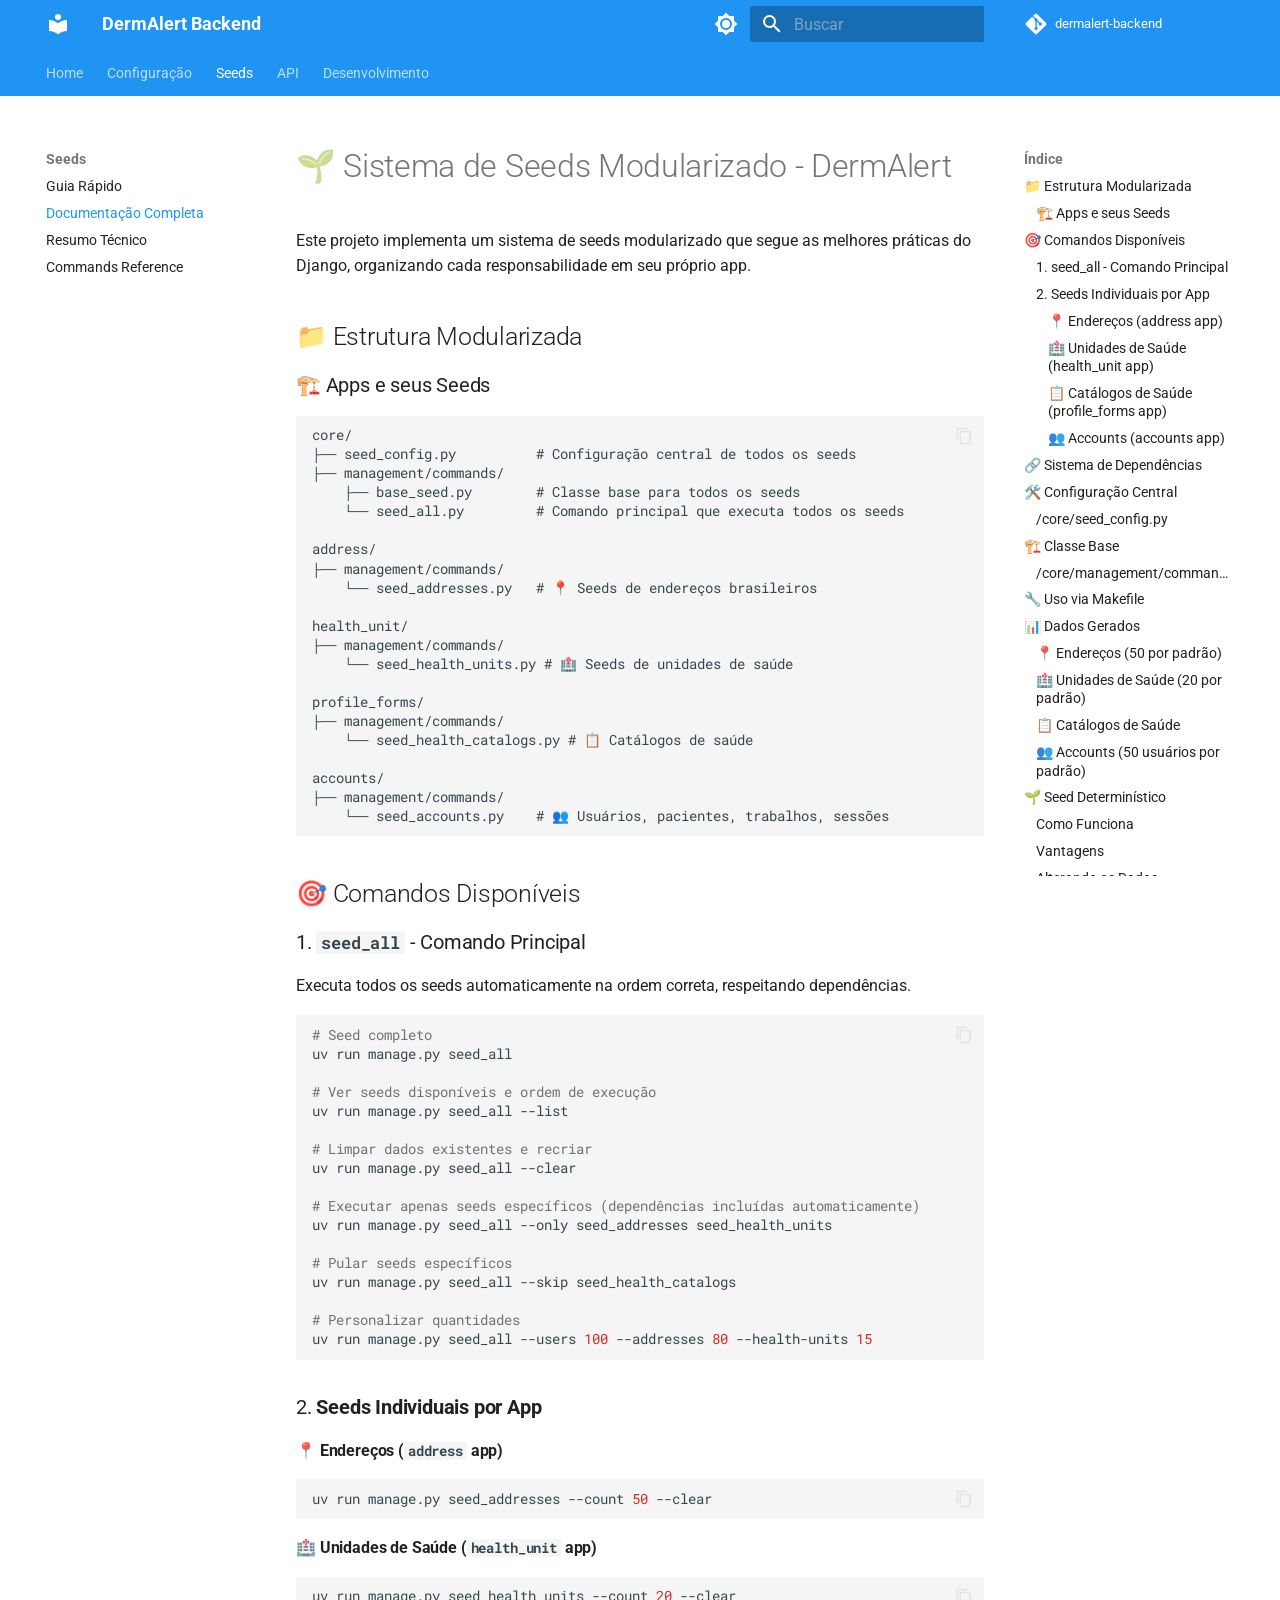
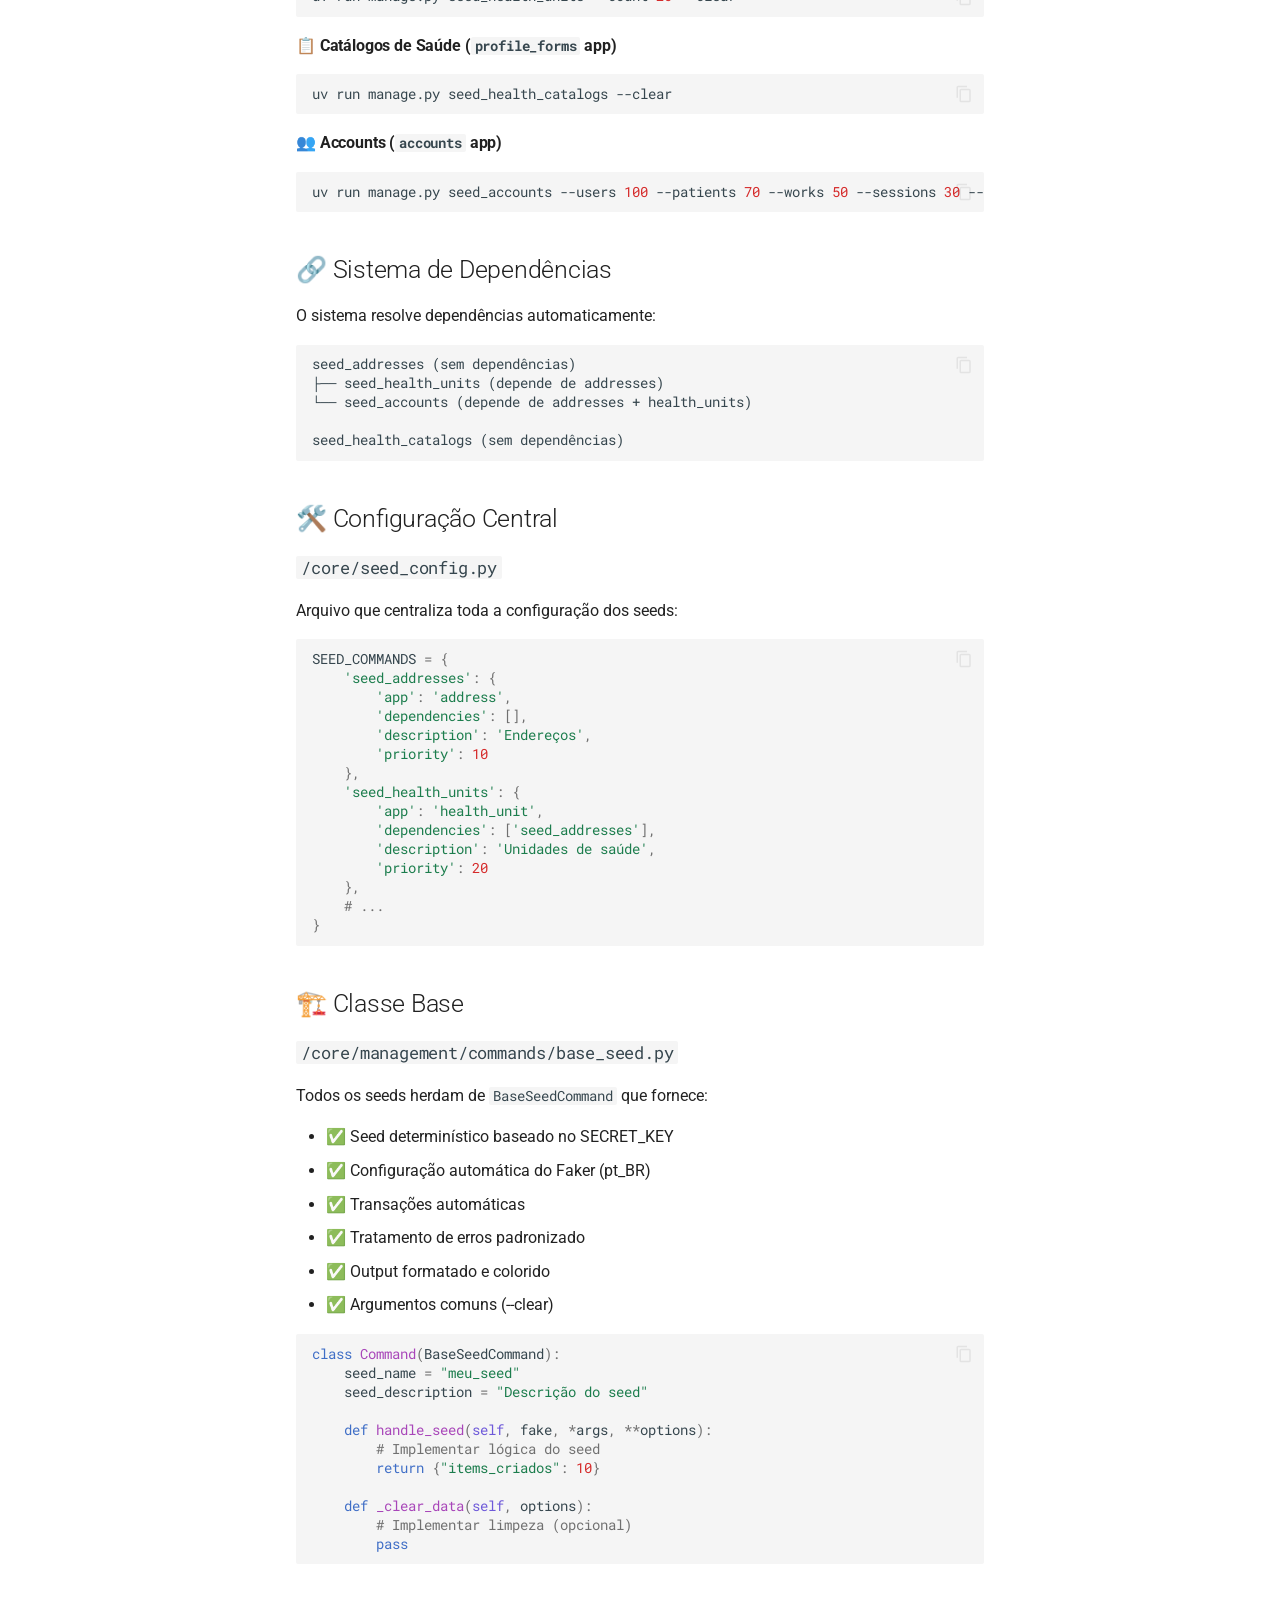
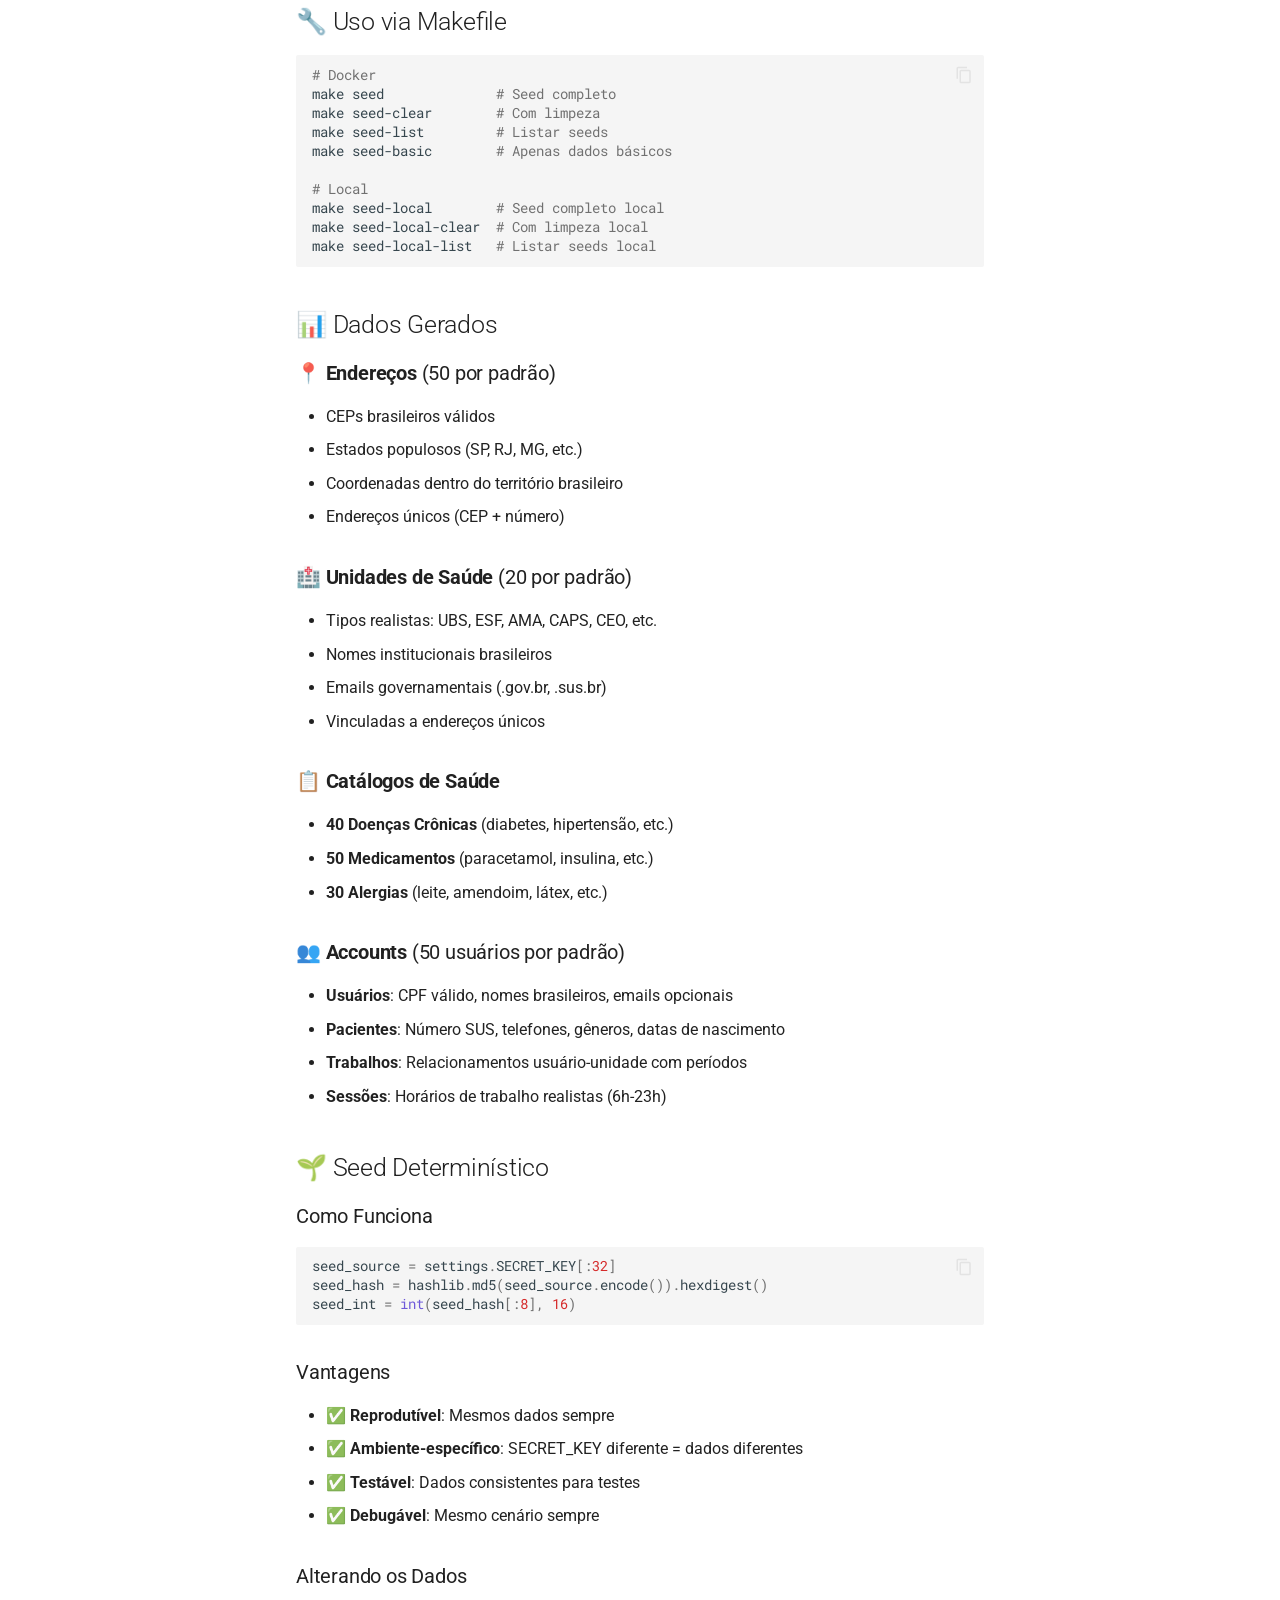
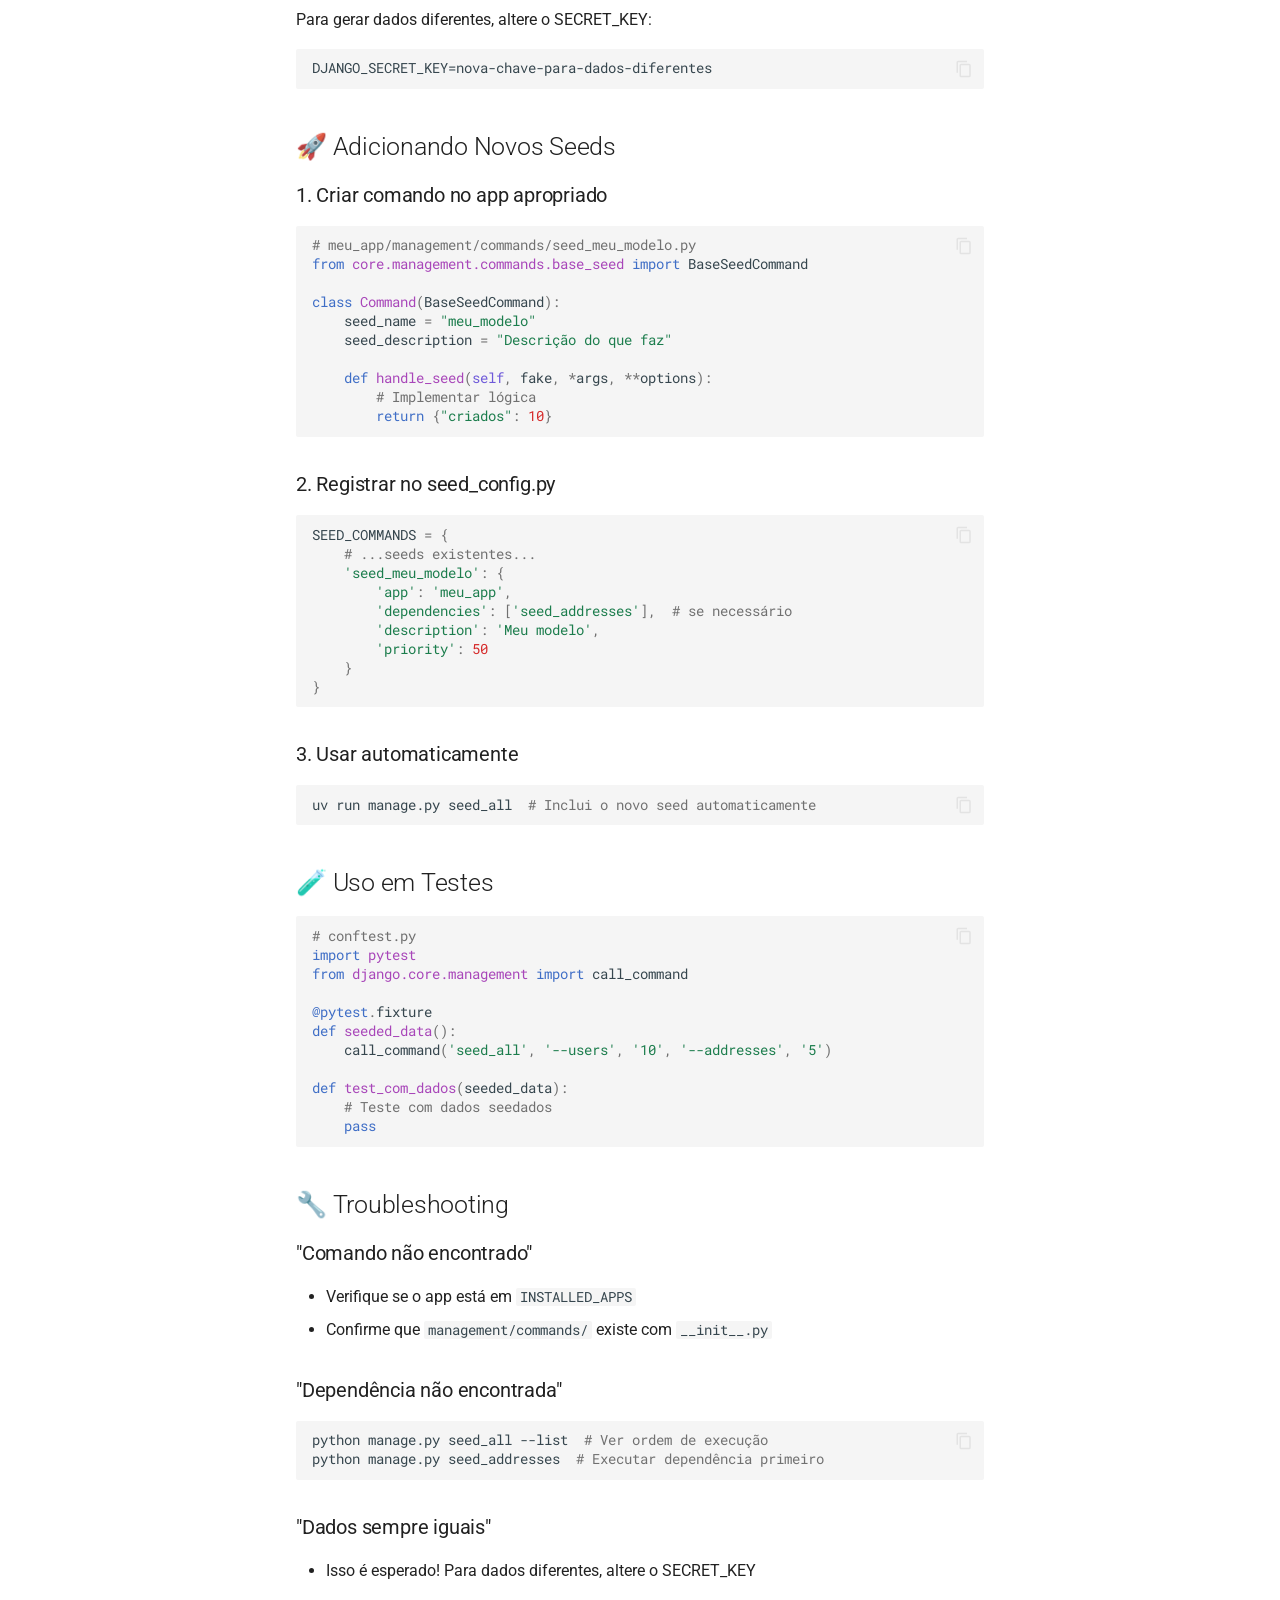
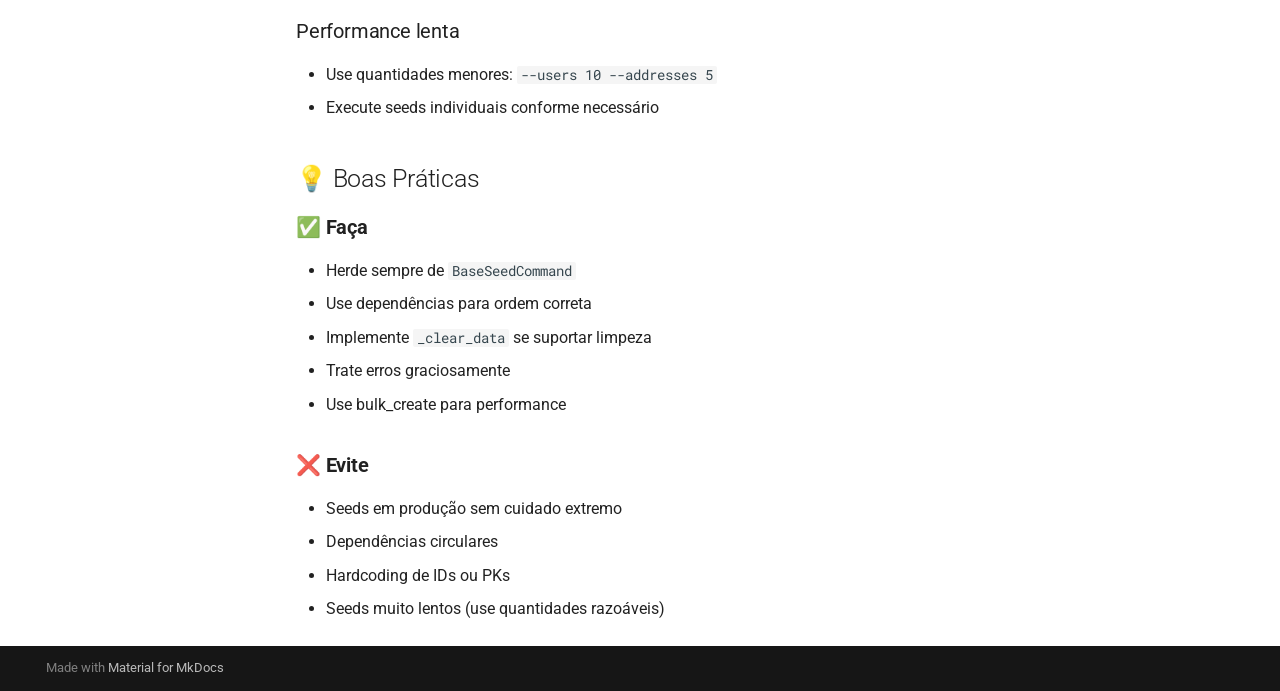
<file: seeds/complete-guide/index.html>
<!doctype html>
<html lang="pt" class="no-js">
  <head>
    
      <meta charset="utf-8">
      <meta name="viewport" content="width=device-width,initial-scale=1">
      
        <meta name="description" content="Sistema backend para diagnóstico dermatológico com IA">
      
      
        <meta name="author" content="Giovanni">
      
      
      
        <link rel="prev" href="../quick-guide/">
      
      
        <link rel="next" href="../technical-summary/">
      
      
      <link rel="icon" href="../../assets/images/favicon.png">
      <meta name="generator" content="mkdocs-1.6.1, mkdocs-material-9.6.15">
    
    
      
        <title>Documentação Completa - DermAlert Backend</title>
      
    
    
      <link rel="stylesheet" href="../../assets/stylesheets/main.342714a4.min.css">
      
        
        <link rel="stylesheet" href="../../assets/stylesheets/palette.06af60db.min.css">
      
      


    
    
      
    
    
      
        
        
        <link rel="preconnect" href="https://fonts.gstatic.com" crossorigin>
        <link rel="stylesheet" href="https://fonts.googleapis.com/css?family=Roboto:300,300i,400,400i,700,700i%7CRoboto+Mono:400,400i,700,700i&display=fallback">
        <style>:root{--md-text-font:"Roboto";--md-code-font:"Roboto Mono"}</style>
      
    
    
    <script>__md_scope=new URL("../..",location),__md_hash=e=>[...e].reduce(((e,_)=>(e<<5)-e+_.charCodeAt(0)),0),__md_get=(e,_=localStorage,t=__md_scope)=>JSON.parse(_.getItem(t.pathname+"."+e)),__md_set=(e,_,t=localStorage,a=__md_scope)=>{try{t.setItem(a.pathname+"."+e,JSON.stringify(_))}catch(e){}}</script>
    
      

    
    
    
  </head>
  
  
    
    
      
    
    
    
    
    <body dir="ltr" data-md-color-scheme="default" data-md-color-primary="blue" data-md-color-accent="blue">
  
    
    <input class="md-toggle" data-md-toggle="drawer" type="checkbox" id="__drawer" autocomplete="off">
    <input class="md-toggle" data-md-toggle="search" type="checkbox" id="__search" autocomplete="off">
    <label class="md-overlay" for="__drawer"></label>
    <div data-md-component="skip">
      
        
        <a href="#sistema-de-seeds-modularizado-dermalert" class="md-skip">
          Ir para o conteúdo
        </a>
      
    </div>
    <div data-md-component="announce">
      
    </div>
    
    
      

<header class="md-header" data-md-component="header">
  <nav class="md-header__inner md-grid" aria-label="Cabeçalho">
    <a href="../.." title="DermAlert Backend" class="md-header__button md-logo" aria-label="DermAlert Backend" data-md-component="logo">
      
  
  <svg xmlns="http://www.w3.org/2000/svg" viewBox="0 0 24 24"><path d="M12 8a3 3 0 0 0 3-3 3 3 0 0 0-3-3 3 3 0 0 0-3 3 3 3 0 0 0 3 3m0 3.54C9.64 9.35 6.5 8 3 8v11c3.5 0 6.64 1.35 9 3.54 2.36-2.19 5.5-3.54 9-3.54V8c-3.5 0-6.64 1.35-9 3.54"/></svg>

    </a>
    <label class="md-header__button md-icon" for="__drawer">
      
      <svg xmlns="http://www.w3.org/2000/svg" viewBox="0 0 24 24"><path d="M3 6h18v2H3zm0 5h18v2H3zm0 5h18v2H3z"/></svg>
    </label>
    <div class="md-header__title" data-md-component="header-title">
      <div class="md-header__ellipsis">
        <div class="md-header__topic">
          <span class="md-ellipsis">
            DermAlert Backend
          </span>
        </div>
        <div class="md-header__topic" data-md-component="header-topic">
          <span class="md-ellipsis">
            
              Documentação Completa
            
          </span>
        </div>
      </div>
    </div>
    
      
        <form class="md-header__option" data-md-component="palette">
  
    
    
    
    <input class="md-option" data-md-color-media="" data-md-color-scheme="default" data-md-color-primary="blue" data-md-color-accent="blue"  aria-label="Modo escuro"  type="radio" name="__palette" id="__palette_0">
    
      <label class="md-header__button md-icon" title="Modo escuro" for="__palette_1" hidden>
        <svg xmlns="http://www.w3.org/2000/svg" viewBox="0 0 24 24"><path d="M12 8a4 4 0 0 0-4 4 4 4 0 0 0 4 4 4 4 0 0 0 4-4 4 4 0 0 0-4-4m0 10a6 6 0 0 1-6-6 6 6 0 0 1 6-6 6 6 0 0 1 6 6 6 6 0 0 1-6 6m8-9.31V4h-4.69L12 .69 8.69 4H4v4.69L.69 12 4 15.31V20h4.69L12 23.31 15.31 20H20v-4.69L23.31 12z"/></svg>
      </label>
    
  
    
    
    
    <input class="md-option" data-md-color-media="" data-md-color-scheme="slate" data-md-color-primary="blue" data-md-color-accent="blue"  aria-label="Modo claro"  type="radio" name="__palette" id="__palette_1">
    
      <label class="md-header__button md-icon" title="Modo claro" for="__palette_0" hidden>
        <svg xmlns="http://www.w3.org/2000/svg" viewBox="0 0 24 24"><path d="M12 18c-.89 0-1.74-.2-2.5-.55C11.56 16.5 13 14.42 13 12s-1.44-4.5-3.5-5.45C10.26 6.2 11.11 6 12 6a6 6 0 0 1 6 6 6 6 0 0 1-6 6m8-9.31V4h-4.69L12 .69 8.69 4H4v4.69L.69 12 4 15.31V20h4.69L12 23.31 15.31 20H20v-4.69L23.31 12z"/></svg>
      </label>
    
  
</form>
      
    
    
      <script>var palette=__md_get("__palette");if(palette&&palette.color){if("(prefers-color-scheme)"===palette.color.media){var media=matchMedia("(prefers-color-scheme: light)"),input=document.querySelector(media.matches?"[data-md-color-media='(prefers-color-scheme: light)']":"[data-md-color-media='(prefers-color-scheme: dark)']");palette.color.media=input.getAttribute("data-md-color-media"),palette.color.scheme=input.getAttribute("data-md-color-scheme"),palette.color.primary=input.getAttribute("data-md-color-primary"),palette.color.accent=input.getAttribute("data-md-color-accent")}for(var[key,value]of Object.entries(palette.color))document.body.setAttribute("data-md-color-"+key,value)}</script>
    
    
    
      
      
        <label class="md-header__button md-icon" for="__search">
          
          <svg xmlns="http://www.w3.org/2000/svg" viewBox="0 0 24 24"><path d="M9.5 3A6.5 6.5 0 0 1 16 9.5c0 1.61-.59 3.09-1.56 4.23l.27.27h.79l5 5-1.5 1.5-5-5v-.79l-.27-.27A6.52 6.52 0 0 1 9.5 16 6.5 6.5 0 0 1 3 9.5 6.5 6.5 0 0 1 9.5 3m0 2C7 5 5 7 5 9.5S7 14 9.5 14 14 12 14 9.5 12 5 9.5 5"/></svg>
        </label>
        <div class="md-search" data-md-component="search" role="dialog">
  <label class="md-search__overlay" for="__search"></label>
  <div class="md-search__inner" role="search">
    <form class="md-search__form" name="search">
      <input type="text" class="md-search__input" name="query" aria-label="Buscar" placeholder="Buscar" autocapitalize="off" autocorrect="off" autocomplete="off" spellcheck="false" data-md-component="search-query" required>
      <label class="md-search__icon md-icon" for="__search">
        
        <svg xmlns="http://www.w3.org/2000/svg" viewBox="0 0 24 24"><path d="M9.5 3A6.5 6.5 0 0 1 16 9.5c0 1.61-.59 3.09-1.56 4.23l.27.27h.79l5 5-1.5 1.5-5-5v-.79l-.27-.27A6.52 6.52 0 0 1 9.5 16 6.5 6.5 0 0 1 3 9.5 6.5 6.5 0 0 1 9.5 3m0 2C7 5 5 7 5 9.5S7 14 9.5 14 14 12 14 9.5 12 5 9.5 5"/></svg>
        
        <svg xmlns="http://www.w3.org/2000/svg" viewBox="0 0 24 24"><path d="M20 11v2H8l5.5 5.5-1.42 1.42L4.16 12l7.92-7.92L13.5 5.5 8 11z"/></svg>
      </label>
      <nav class="md-search__options" aria-label="Pesquisar">
        
          <a href="javascript:void(0)" class="md-search__icon md-icon" title="Compartilhar" aria-label="Compartilhar" data-clipboard data-clipboard-text="" data-md-component="search-share" tabindex="-1">
            
            <svg xmlns="http://www.w3.org/2000/svg" viewBox="0 0 24 24"><path d="M18 16.08c-.76 0-1.44.3-1.96.77L8.91 12.7c.05-.23.09-.46.09-.7s-.04-.47-.09-.7l7.05-4.11c.54.5 1.25.81 2.04.81a3 3 0 0 0 3-3 3 3 0 0 0-3-3 3 3 0 0 0-3 3c0 .24.04.47.09.7L8.04 9.81C7.5 9.31 6.79 9 6 9a3 3 0 0 0-3 3 3 3 0 0 0 3 3c.79 0 1.5-.31 2.04-.81l7.12 4.15c-.05.21-.08.43-.08.66 0 1.61 1.31 2.91 2.92 2.91s2.92-1.3 2.92-2.91A2.92 2.92 0 0 0 18 16.08"/></svg>
          </a>
        
        <button type="reset" class="md-search__icon md-icon" title="Limpar" aria-label="Limpar" tabindex="-1">
          
          <svg xmlns="http://www.w3.org/2000/svg" viewBox="0 0 24 24"><path d="M19 6.41 17.59 5 12 10.59 6.41 5 5 6.41 10.59 12 5 17.59 6.41 19 12 13.41 17.59 19 19 17.59 13.41 12z"/></svg>
        </button>
      </nav>
      
    </form>
    <div class="md-search__output">
      <div class="md-search__scrollwrap" tabindex="0" data-md-scrollfix>
        <div class="md-search-result" data-md-component="search-result">
          <div class="md-search-result__meta">
            Inicializando a pesquisa
          </div>
          <ol class="md-search-result__list" role="presentation"></ol>
        </div>
      </div>
    </div>
  </div>
</div>
      
    
    
      <div class="md-header__source">
        <a href="https://github.com/DermAlert/dermalert-backend" title="Ir ao repositório" class="md-source" data-md-component="source">
  <div class="md-source__icon md-icon">
    
    <svg xmlns="http://www.w3.org/2000/svg" viewBox="0 0 448 512"><!--! Font Awesome Free 6.7.2 by @fontawesome - https://fontawesome.com License - https://fontawesome.com/license/free (Icons: CC BY 4.0, Fonts: SIL OFL 1.1, Code: MIT License) Copyright 2024 Fonticons, Inc.--><path d="M439.55 236.05 244 40.45a28.87 28.87 0 0 0-40.81 0l-40.66 40.63 51.52 51.52c27.06-9.14 52.68 16.77 43.39 43.68l49.66 49.66c34.23-11.8 61.18 31 35.47 56.69-26.49 26.49-70.21-2.87-56-37.34L240.22 199v121.85c25.3 12.54 22.26 41.85 9.08 55a34.34 34.34 0 0 1-48.55 0c-17.57-17.6-11.07-46.91 11.25-56v-123c-20.8-8.51-24.6-30.74-18.64-45L142.57 101 8.45 235.14a28.86 28.86 0 0 0 0 40.81l195.61 195.6a28.86 28.86 0 0 0 40.8 0l194.69-194.69a28.86 28.86 0 0 0 0-40.81"/></svg>
  </div>
  <div class="md-source__repository">
    dermalert-backend
  </div>
</a>
      </div>
    
  </nav>
  
</header>
    
    <div class="md-container" data-md-component="container">
      
      
        
          
            
<nav class="md-tabs" aria-label="Abas" data-md-component="tabs">
  <div class="md-grid">
    <ul class="md-tabs__list">
      
        
  
  
  
  
    <li class="md-tabs__item">
      <a href="../.." class="md-tabs__link">
        
  
  
    
  
  Home

      </a>
    </li>
  

      
        
  
  
  
  
    
    
      <li class="md-tabs__item">
        <a href="../../setup/postgres/" class="md-tabs__link">
          
  
  
  Configuração

        </a>
      </li>
    
  

      
        
  
  
  
    
  
  
    
    
      <li class="md-tabs__item md-tabs__item--active">
        <a href="../quick-guide/" class="md-tabs__link">
          
  
  
  Seeds

        </a>
      </li>
    
  

      
        
  
  
  
  
    
    
      <li class="md-tabs__item">
        <a href="../../api/accounts/" class="md-tabs__link">
          
  
  
  API

        </a>
      </li>
    
  

      
        
  
  
  
  
    
    
      <li class="md-tabs__item">
        <a href="../../development/architecture/" class="md-tabs__link">
          
  
  
  Desenvolvimento

        </a>
      </li>
    
  

      
    </ul>
  </div>
</nav>
          
        
      
      <main class="md-main" data-md-component="main">
        <div class="md-main__inner md-grid">
          
            
              
              <div class="md-sidebar md-sidebar--primary" data-md-component="sidebar" data-md-type="navigation" >
                <div class="md-sidebar__scrollwrap">
                  <div class="md-sidebar__inner">
                    


  


<nav class="md-nav md-nav--primary md-nav--lifted" aria-label="Navegação" data-md-level="0">
  <label class="md-nav__title" for="__drawer">
    <a href="../.." title="DermAlert Backend" class="md-nav__button md-logo" aria-label="DermAlert Backend" data-md-component="logo">
      
  
  <svg xmlns="http://www.w3.org/2000/svg" viewBox="0 0 24 24"><path d="M12 8a3 3 0 0 0 3-3 3 3 0 0 0-3-3 3 3 0 0 0-3 3 3 3 0 0 0 3 3m0 3.54C9.64 9.35 6.5 8 3 8v11c3.5 0 6.64 1.35 9 3.54 2.36-2.19 5.5-3.54 9-3.54V8c-3.5 0-6.64 1.35-9 3.54"/></svg>

    </a>
    DermAlert Backend
  </label>
  
    <div class="md-nav__source">
      <a href="https://github.com/DermAlert/dermalert-backend" title="Ir ao repositório" class="md-source" data-md-component="source">
  <div class="md-source__icon md-icon">
    
    <svg xmlns="http://www.w3.org/2000/svg" viewBox="0 0 448 512"><!--! Font Awesome Free 6.7.2 by @fontawesome - https://fontawesome.com License - https://fontawesome.com/license/free (Icons: CC BY 4.0, Fonts: SIL OFL 1.1, Code: MIT License) Copyright 2024 Fonticons, Inc.--><path d="M439.55 236.05 244 40.45a28.87 28.87 0 0 0-40.81 0l-40.66 40.63 51.52 51.52c27.06-9.14 52.68 16.77 43.39 43.68l49.66 49.66c34.23-11.8 61.18 31 35.47 56.69-26.49 26.49-70.21-2.87-56-37.34L240.22 199v121.85c25.3 12.54 22.26 41.85 9.08 55a34.34 34.34 0 0 1-48.55 0c-17.57-17.6-11.07-46.91 11.25-56v-123c-20.8-8.51-24.6-30.74-18.64-45L142.57 101 8.45 235.14a28.86 28.86 0 0 0 0 40.81l195.61 195.6a28.86 28.86 0 0 0 40.8 0l194.69-194.69a28.86 28.86 0 0 0 0-40.81"/></svg>
  </div>
  <div class="md-source__repository">
    dermalert-backend
  </div>
</a>
    </div>
  
  <ul class="md-nav__list" data-md-scrollfix>
    
      
      
  
  
  
  
    <li class="md-nav__item">
      <a href="../.." class="md-nav__link">
        
  
  
  <span class="md-ellipsis">
    Home
    
  </span>
  

      </a>
    </li>
  

    
      
      
  
  
  
  
    
    
    
    
      
      
        
      
    
    
    <li class="md-nav__item md-nav__item--nested">
      
        
        
          
        
        <input class="md-nav__toggle md-toggle md-toggle--indeterminate" type="checkbox" id="__nav_2" >
        
          
          <label class="md-nav__link" for="__nav_2" id="__nav_2_label" tabindex="0">
            
  
  
  <span class="md-ellipsis">
    Configuração
    
  </span>
  

            <span class="md-nav__icon md-icon"></span>
          </label>
        
        <nav class="md-nav" data-md-level="1" aria-labelledby="__nav_2_label" aria-expanded="false">
          <label class="md-nav__title" for="__nav_2">
            <span class="md-nav__icon md-icon"></span>
            Configuração
          </label>
          <ul class="md-nav__list" data-md-scrollfix>
            
              
                
  
  
  
  
    <li class="md-nav__item">
      <a href="../../setup/postgres/" class="md-nav__link">
        
  
  
  <span class="md-ellipsis">
    PostgreSQL
    
  </span>
  

      </a>
    </li>
  

              
            
              
                
  
  
  
  
    <li class="md-nav__item">
      <a href="../../setup/minio/" class="md-nav__link">
        
  
  
  <span class="md-ellipsis">
    MinIO
    
  </span>
  

      </a>
    </li>
  

              
            
              
                
  
  
  
  
    <li class="md-nav__item">
      <a href="../../setup/development/" class="md-nav__link">
        
  
  
  <span class="md-ellipsis">
    Ambiente de Desenvolvimento
    
  </span>
  

      </a>
    </li>
  

              
            
          </ul>
        </nav>
      
    </li>
  

    
      
      
  
  
    
  
  
  
    
    
    
    
      
        
        
      
      
        
      
    
    
    <li class="md-nav__item md-nav__item--active md-nav__item--section md-nav__item--nested">
      
        
        
        <input class="md-nav__toggle md-toggle " type="checkbox" id="__nav_3" checked>
        
          
          <label class="md-nav__link" for="__nav_3" id="__nav_3_label" tabindex="">
            
  
  
  <span class="md-ellipsis">
    Seeds
    
  </span>
  

            <span class="md-nav__icon md-icon"></span>
          </label>
        
        <nav class="md-nav" data-md-level="1" aria-labelledby="__nav_3_label" aria-expanded="true">
          <label class="md-nav__title" for="__nav_3">
            <span class="md-nav__icon md-icon"></span>
            Seeds
          </label>
          <ul class="md-nav__list" data-md-scrollfix>
            
              
                
  
  
  
  
    <li class="md-nav__item">
      <a href="../quick-guide/" class="md-nav__link">
        
  
  
  <span class="md-ellipsis">
    Guia Rápido
    
  </span>
  

      </a>
    </li>
  

              
            
              
                
  
  
    
  
  
  
    <li class="md-nav__item md-nav__item--active">
      
      <input class="md-nav__toggle md-toggle" type="checkbox" id="__toc">
      
      
        
      
      
        <label class="md-nav__link md-nav__link--active" for="__toc">
          
  
  
  <span class="md-ellipsis">
    Documentação Completa
    
  </span>
  

          <span class="md-nav__icon md-icon"></span>
        </label>
      
      <a href="./" class="md-nav__link md-nav__link--active">
        
  
  
  <span class="md-ellipsis">
    Documentação Completa
    
  </span>
  

      </a>
      
        

<nav class="md-nav md-nav--secondary" aria-label="Índice">
  
  
  
    
  
  
    <label class="md-nav__title" for="__toc">
      <span class="md-nav__icon md-icon"></span>
      Índice
    </label>
    <ul class="md-nav__list" data-md-component="toc" data-md-scrollfix>
      
        <li class="md-nav__item">
  <a href="#estrutura-modularizada" class="md-nav__link">
    <span class="md-ellipsis">
      📁 Estrutura Modularizada
    </span>
  </a>
  
    <nav class="md-nav" aria-label="📁 Estrutura Modularizada">
      <ul class="md-nav__list">
        
          <li class="md-nav__item">
  <a href="#apps-e-seus-seeds" class="md-nav__link">
    <span class="md-ellipsis">
      🏗️ Apps e seus Seeds
    </span>
  </a>
  
</li>
        
      </ul>
    </nav>
  
</li>
      
        <li class="md-nav__item">
  <a href="#comandos-disponiveis" class="md-nav__link">
    <span class="md-ellipsis">
      🎯 Comandos Disponíveis
    </span>
  </a>
  
    <nav class="md-nav" aria-label="🎯 Comandos Disponíveis">
      <ul class="md-nav__list">
        
          <li class="md-nav__item">
  <a href="#1-seed_all-comando-principal" class="md-nav__link">
    <span class="md-ellipsis">
      1. seed_all - Comando Principal
    </span>
  </a>
  
</li>
        
          <li class="md-nav__item">
  <a href="#2-seeds-individuais-por-app" class="md-nav__link">
    <span class="md-ellipsis">
      2. Seeds Individuais por App
    </span>
  </a>
  
    <nav class="md-nav" aria-label="2. Seeds Individuais por App">
      <ul class="md-nav__list">
        
          <li class="md-nav__item">
  <a href="#enderecos-address-app" class="md-nav__link">
    <span class="md-ellipsis">
      📍 Endereços (address app)
    </span>
  </a>
  
</li>
        
          <li class="md-nav__item">
  <a href="#unidades-de-saude-health_unit-app" class="md-nav__link">
    <span class="md-ellipsis">
      🏥 Unidades de Saúde (health_unit app)
    </span>
  </a>
  
</li>
        
          <li class="md-nav__item">
  <a href="#catalogos-de-saude-profile_forms-app" class="md-nav__link">
    <span class="md-ellipsis">
      📋 Catálogos de Saúde (profile_forms app)
    </span>
  </a>
  
</li>
        
          <li class="md-nav__item">
  <a href="#accounts-accounts-app" class="md-nav__link">
    <span class="md-ellipsis">
      👥 Accounts (accounts app)
    </span>
  </a>
  
</li>
        
      </ul>
    </nav>
  
</li>
        
      </ul>
    </nav>
  
</li>
      
        <li class="md-nav__item">
  <a href="#sistema-de-dependencias" class="md-nav__link">
    <span class="md-ellipsis">
      🔗 Sistema de Dependências
    </span>
  </a>
  
</li>
      
        <li class="md-nav__item">
  <a href="#configuracao-central" class="md-nav__link">
    <span class="md-ellipsis">
      🛠️ Configuração Central
    </span>
  </a>
  
    <nav class="md-nav" aria-label="🛠️ Configuração Central">
      <ul class="md-nav__list">
        
          <li class="md-nav__item">
  <a href="#coreseed_configpy" class="md-nav__link">
    <span class="md-ellipsis">
      /core/seed_config.py
    </span>
  </a>
  
</li>
        
      </ul>
    </nav>
  
</li>
      
        <li class="md-nav__item">
  <a href="#classe-base" class="md-nav__link">
    <span class="md-ellipsis">
      🏗️ Classe Base
    </span>
  </a>
  
    <nav class="md-nav" aria-label="🏗️ Classe Base">
      <ul class="md-nav__list">
        
          <li class="md-nav__item">
  <a href="#coremanagementcommandsbase_seedpy" class="md-nav__link">
    <span class="md-ellipsis">
      /core/management/commands/base_seed.py
    </span>
  </a>
  
</li>
        
      </ul>
    </nav>
  
</li>
      
        <li class="md-nav__item">
  <a href="#uso-via-makefile" class="md-nav__link">
    <span class="md-ellipsis">
      🔧 Uso via Makefile
    </span>
  </a>
  
</li>
      
        <li class="md-nav__item">
  <a href="#dados-gerados" class="md-nav__link">
    <span class="md-ellipsis">
      📊 Dados Gerados
    </span>
  </a>
  
    <nav class="md-nav" aria-label="📊 Dados Gerados">
      <ul class="md-nav__list">
        
          <li class="md-nav__item">
  <a href="#enderecos-50-por-padrao" class="md-nav__link">
    <span class="md-ellipsis">
      📍 Endereços (50 por padrão)
    </span>
  </a>
  
</li>
        
          <li class="md-nav__item">
  <a href="#unidades-de-saude-20-por-padrao" class="md-nav__link">
    <span class="md-ellipsis">
      🏥 Unidades de Saúde (20 por padrão)
    </span>
  </a>
  
</li>
        
          <li class="md-nav__item">
  <a href="#catalogos-de-saude" class="md-nav__link">
    <span class="md-ellipsis">
      📋 Catálogos de Saúde
    </span>
  </a>
  
</li>
        
          <li class="md-nav__item">
  <a href="#accounts-50-usuarios-por-padrao" class="md-nav__link">
    <span class="md-ellipsis">
      👥 Accounts (50 usuários por padrão)
    </span>
  </a>
  
</li>
        
      </ul>
    </nav>
  
</li>
      
        <li class="md-nav__item">
  <a href="#seed-deterministico" class="md-nav__link">
    <span class="md-ellipsis">
      🌱 Seed Determinístico
    </span>
  </a>
  
    <nav class="md-nav" aria-label="🌱 Seed Determinístico">
      <ul class="md-nav__list">
        
          <li class="md-nav__item">
  <a href="#como-funciona" class="md-nav__link">
    <span class="md-ellipsis">
      Como Funciona
    </span>
  </a>
  
</li>
        
          <li class="md-nav__item">
  <a href="#vantagens" class="md-nav__link">
    <span class="md-ellipsis">
      Vantagens
    </span>
  </a>
  
</li>
        
          <li class="md-nav__item">
  <a href="#alterando-os-dados" class="md-nav__link">
    <span class="md-ellipsis">
      Alterando os Dados
    </span>
  </a>
  
</li>
        
      </ul>
    </nav>
  
</li>
      
        <li class="md-nav__item">
  <a href="#adicionando-novos-seeds" class="md-nav__link">
    <span class="md-ellipsis">
      🚀 Adicionando Novos Seeds
    </span>
  </a>
  
    <nav class="md-nav" aria-label="🚀 Adicionando Novos Seeds">
      <ul class="md-nav__list">
        
          <li class="md-nav__item">
  <a href="#1-criar-comando-no-app-apropriado" class="md-nav__link">
    <span class="md-ellipsis">
      1. Criar comando no app apropriado
    </span>
  </a>
  
</li>
        
          <li class="md-nav__item">
  <a href="#2-registrar-no-seed_configpy" class="md-nav__link">
    <span class="md-ellipsis">
      2. Registrar no seed_config.py
    </span>
  </a>
  
</li>
        
          <li class="md-nav__item">
  <a href="#3-usar-automaticamente" class="md-nav__link">
    <span class="md-ellipsis">
      3. Usar automaticamente
    </span>
  </a>
  
</li>
        
      </ul>
    </nav>
  
</li>
      
        <li class="md-nav__item">
  <a href="#uso-em-testes" class="md-nav__link">
    <span class="md-ellipsis">
      🧪 Uso em Testes
    </span>
  </a>
  
</li>
      
        <li class="md-nav__item">
  <a href="#troubleshooting" class="md-nav__link">
    <span class="md-ellipsis">
      🔧 Troubleshooting
    </span>
  </a>
  
    <nav class="md-nav" aria-label="🔧 Troubleshooting">
      <ul class="md-nav__list">
        
          <li class="md-nav__item">
  <a href="#comando-nao-encontrado" class="md-nav__link">
    <span class="md-ellipsis">
      "Comando não encontrado"
    </span>
  </a>
  
</li>
        
          <li class="md-nav__item">
  <a href="#dependencia-nao-encontrada" class="md-nav__link">
    <span class="md-ellipsis">
      "Dependência não encontrada"
    </span>
  </a>
  
</li>
        
          <li class="md-nav__item">
  <a href="#dados-sempre-iguais" class="md-nav__link">
    <span class="md-ellipsis">
      "Dados sempre iguais"
    </span>
  </a>
  
</li>
        
          <li class="md-nav__item">
  <a href="#performance-lenta" class="md-nav__link">
    <span class="md-ellipsis">
      Performance lenta
    </span>
  </a>
  
</li>
        
      </ul>
    </nav>
  
</li>
      
        <li class="md-nav__item">
  <a href="#boas-praticas" class="md-nav__link">
    <span class="md-ellipsis">
      💡 Boas Práticas
    </span>
  </a>
  
    <nav class="md-nav" aria-label="💡 Boas Práticas">
      <ul class="md-nav__list">
        
          <li class="md-nav__item">
  <a href="#faca" class="md-nav__link">
    <span class="md-ellipsis">
      ✅ Faça
    </span>
  </a>
  
</li>
        
          <li class="md-nav__item">
  <a href="#evite" class="md-nav__link">
    <span class="md-ellipsis">
      ❌ Evite
    </span>
  </a>
  
</li>
        
      </ul>
    </nav>
  
</li>
      
    </ul>
  
</nav>
      
    </li>
  

              
            
              
                
  
  
  
  
    <li class="md-nav__item">
      <a href="../technical-summary/" class="md-nav__link">
        
  
  
  <span class="md-ellipsis">
    Resumo Técnico
    
  </span>
  

      </a>
    </li>
  

              
            
              
                
  
  
  
  
    <li class="md-nav__item">
      <a href="../commands-reference/" class="md-nav__link">
        
  
  
  <span class="md-ellipsis">
    Commands Reference
    
  </span>
  

      </a>
    </li>
  

              
            
          </ul>
        </nav>
      
    </li>
  

    
      
      
  
  
  
  
    
    
    
    
      
      
        
      
    
    
    <li class="md-nav__item md-nav__item--nested">
      
        
        
          
        
        <input class="md-nav__toggle md-toggle md-toggle--indeterminate" type="checkbox" id="__nav_4" >
        
          
          <label class="md-nav__link" for="__nav_4" id="__nav_4_label" tabindex="0">
            
  
  
  <span class="md-ellipsis">
    API
    
  </span>
  

            <span class="md-nav__icon md-icon"></span>
          </label>
        
        <nav class="md-nav" data-md-level="1" aria-labelledby="__nav_4_label" aria-expanded="false">
          <label class="md-nav__title" for="__nav_4">
            <span class="md-nav__icon md-icon"></span>
            API
          </label>
          <ul class="md-nav__list" data-md-scrollfix>
            
              
                
  
  
  
  
    <li class="md-nav__item">
      <a href="../../api/accounts/" class="md-nav__link">
        
  
  
  <span class="md-ellipsis">
    Accounts
    
  </span>
  

      </a>
    </li>
  

              
            
              
                
  
  
  
  
    <li class="md-nav__item">
      <a href="../../api/health-units/" class="md-nav__link">
        
  
  
  <span class="md-ellipsis">
    Health Units
    
  </span>
  

      </a>
    </li>
  

              
            
              
                
  
  
  
  
    <li class="md-nav__item">
      <a href="../../api/addresses/" class="md-nav__link">
        
  
  
  <span class="md-ellipsis">
    Endereços
    
  </span>
  

      </a>
    </li>
  

              
            
          </ul>
        </nav>
      
    </li>
  

    
      
      
  
  
  
  
    
    
    
    
      
      
        
      
    
    
    <li class="md-nav__item md-nav__item--nested">
      
        
        
          
        
        <input class="md-nav__toggle md-toggle md-toggle--indeterminate" type="checkbox" id="__nav_5" >
        
          
          <label class="md-nav__link" for="__nav_5" id="__nav_5_label" tabindex="0">
            
  
  
  <span class="md-ellipsis">
    Desenvolvimento
    
  </span>
  

            <span class="md-nav__icon md-icon"></span>
          </label>
        
        <nav class="md-nav" data-md-level="1" aria-labelledby="__nav_5_label" aria-expanded="false">
          <label class="md-nav__title" for="__nav_5">
            <span class="md-nav__icon md-icon"></span>
            Desenvolvimento
          </label>
          <ul class="md-nav__list" data-md-scrollfix>
            
              
                
  
  
  
  
    <li class="md-nav__item">
      <a href="../../development/architecture/" class="md-nav__link">
        
  
  
  <span class="md-ellipsis">
    Arquitetura
    
  </span>
  

      </a>
    </li>
  

              
            
              
                
  
  
  
  
    <li class="md-nav__item">
      <a href="../../development/testing.md" class="md-nav__link">
        
  
  
  <span class="md-ellipsis">
    Testes
    
  </span>
  

      </a>
    </li>
  

              
            
              
                
  
  
  
  
    <li class="md-nav__item">
      <a href="../../development/deploy.md" class="md-nav__link">
        
  
  
  <span class="md-ellipsis">
    Deploy
    
  </span>
  

      </a>
    </li>
  

              
            
          </ul>
        </nav>
      
    </li>
  

    
  </ul>
</nav>
                  </div>
                </div>
              </div>
            
            
              
              <div class="md-sidebar md-sidebar--secondary" data-md-component="sidebar" data-md-type="toc" >
                <div class="md-sidebar__scrollwrap">
                  <div class="md-sidebar__inner">
                    

<nav class="md-nav md-nav--secondary" aria-label="Índice">
  
  
  
    
  
  
    <label class="md-nav__title" for="__toc">
      <span class="md-nav__icon md-icon"></span>
      Índice
    </label>
    <ul class="md-nav__list" data-md-component="toc" data-md-scrollfix>
      
        <li class="md-nav__item">
  <a href="#estrutura-modularizada" class="md-nav__link">
    <span class="md-ellipsis">
      📁 Estrutura Modularizada
    </span>
  </a>
  
    <nav class="md-nav" aria-label="📁 Estrutura Modularizada">
      <ul class="md-nav__list">
        
          <li class="md-nav__item">
  <a href="#apps-e-seus-seeds" class="md-nav__link">
    <span class="md-ellipsis">
      🏗️ Apps e seus Seeds
    </span>
  </a>
  
</li>
        
      </ul>
    </nav>
  
</li>
      
        <li class="md-nav__item">
  <a href="#comandos-disponiveis" class="md-nav__link">
    <span class="md-ellipsis">
      🎯 Comandos Disponíveis
    </span>
  </a>
  
    <nav class="md-nav" aria-label="🎯 Comandos Disponíveis">
      <ul class="md-nav__list">
        
          <li class="md-nav__item">
  <a href="#1-seed_all-comando-principal" class="md-nav__link">
    <span class="md-ellipsis">
      1. seed_all - Comando Principal
    </span>
  </a>
  
</li>
        
          <li class="md-nav__item">
  <a href="#2-seeds-individuais-por-app" class="md-nav__link">
    <span class="md-ellipsis">
      2. Seeds Individuais por App
    </span>
  </a>
  
    <nav class="md-nav" aria-label="2. Seeds Individuais por App">
      <ul class="md-nav__list">
        
          <li class="md-nav__item">
  <a href="#enderecos-address-app" class="md-nav__link">
    <span class="md-ellipsis">
      📍 Endereços (address app)
    </span>
  </a>
  
</li>
        
          <li class="md-nav__item">
  <a href="#unidades-de-saude-health_unit-app" class="md-nav__link">
    <span class="md-ellipsis">
      🏥 Unidades de Saúde (health_unit app)
    </span>
  </a>
  
</li>
        
          <li class="md-nav__item">
  <a href="#catalogos-de-saude-profile_forms-app" class="md-nav__link">
    <span class="md-ellipsis">
      📋 Catálogos de Saúde (profile_forms app)
    </span>
  </a>
  
</li>
        
          <li class="md-nav__item">
  <a href="#accounts-accounts-app" class="md-nav__link">
    <span class="md-ellipsis">
      👥 Accounts (accounts app)
    </span>
  </a>
  
</li>
        
      </ul>
    </nav>
  
</li>
        
      </ul>
    </nav>
  
</li>
      
        <li class="md-nav__item">
  <a href="#sistema-de-dependencias" class="md-nav__link">
    <span class="md-ellipsis">
      🔗 Sistema de Dependências
    </span>
  </a>
  
</li>
      
        <li class="md-nav__item">
  <a href="#configuracao-central" class="md-nav__link">
    <span class="md-ellipsis">
      🛠️ Configuração Central
    </span>
  </a>
  
    <nav class="md-nav" aria-label="🛠️ Configuração Central">
      <ul class="md-nav__list">
        
          <li class="md-nav__item">
  <a href="#coreseed_configpy" class="md-nav__link">
    <span class="md-ellipsis">
      /core/seed_config.py
    </span>
  </a>
  
</li>
        
      </ul>
    </nav>
  
</li>
      
        <li class="md-nav__item">
  <a href="#classe-base" class="md-nav__link">
    <span class="md-ellipsis">
      🏗️ Classe Base
    </span>
  </a>
  
    <nav class="md-nav" aria-label="🏗️ Classe Base">
      <ul class="md-nav__list">
        
          <li class="md-nav__item">
  <a href="#coremanagementcommandsbase_seedpy" class="md-nav__link">
    <span class="md-ellipsis">
      /core/management/commands/base_seed.py
    </span>
  </a>
  
</li>
        
      </ul>
    </nav>
  
</li>
      
        <li class="md-nav__item">
  <a href="#uso-via-makefile" class="md-nav__link">
    <span class="md-ellipsis">
      🔧 Uso via Makefile
    </span>
  </a>
  
</li>
      
        <li class="md-nav__item">
  <a href="#dados-gerados" class="md-nav__link">
    <span class="md-ellipsis">
      📊 Dados Gerados
    </span>
  </a>
  
    <nav class="md-nav" aria-label="📊 Dados Gerados">
      <ul class="md-nav__list">
        
          <li class="md-nav__item">
  <a href="#enderecos-50-por-padrao" class="md-nav__link">
    <span class="md-ellipsis">
      📍 Endereços (50 por padrão)
    </span>
  </a>
  
</li>
        
          <li class="md-nav__item">
  <a href="#unidades-de-saude-20-por-padrao" class="md-nav__link">
    <span class="md-ellipsis">
      🏥 Unidades de Saúde (20 por padrão)
    </span>
  </a>
  
</li>
        
          <li class="md-nav__item">
  <a href="#catalogos-de-saude" class="md-nav__link">
    <span class="md-ellipsis">
      📋 Catálogos de Saúde
    </span>
  </a>
  
</li>
        
          <li class="md-nav__item">
  <a href="#accounts-50-usuarios-por-padrao" class="md-nav__link">
    <span class="md-ellipsis">
      👥 Accounts (50 usuários por padrão)
    </span>
  </a>
  
</li>
        
      </ul>
    </nav>
  
</li>
      
        <li class="md-nav__item">
  <a href="#seed-deterministico" class="md-nav__link">
    <span class="md-ellipsis">
      🌱 Seed Determinístico
    </span>
  </a>
  
    <nav class="md-nav" aria-label="🌱 Seed Determinístico">
      <ul class="md-nav__list">
        
          <li class="md-nav__item">
  <a href="#como-funciona" class="md-nav__link">
    <span class="md-ellipsis">
      Como Funciona
    </span>
  </a>
  
</li>
        
          <li class="md-nav__item">
  <a href="#vantagens" class="md-nav__link">
    <span class="md-ellipsis">
      Vantagens
    </span>
  </a>
  
</li>
        
          <li class="md-nav__item">
  <a href="#alterando-os-dados" class="md-nav__link">
    <span class="md-ellipsis">
      Alterando os Dados
    </span>
  </a>
  
</li>
        
      </ul>
    </nav>
  
</li>
      
        <li class="md-nav__item">
  <a href="#adicionando-novos-seeds" class="md-nav__link">
    <span class="md-ellipsis">
      🚀 Adicionando Novos Seeds
    </span>
  </a>
  
    <nav class="md-nav" aria-label="🚀 Adicionando Novos Seeds">
      <ul class="md-nav__list">
        
          <li class="md-nav__item">
  <a href="#1-criar-comando-no-app-apropriado" class="md-nav__link">
    <span class="md-ellipsis">
      1. Criar comando no app apropriado
    </span>
  </a>
  
</li>
        
          <li class="md-nav__item">
  <a href="#2-registrar-no-seed_configpy" class="md-nav__link">
    <span class="md-ellipsis">
      2. Registrar no seed_config.py
    </span>
  </a>
  
</li>
        
          <li class="md-nav__item">
  <a href="#3-usar-automaticamente" class="md-nav__link">
    <span class="md-ellipsis">
      3. Usar automaticamente
    </span>
  </a>
  
</li>
        
      </ul>
    </nav>
  
</li>
      
        <li class="md-nav__item">
  <a href="#uso-em-testes" class="md-nav__link">
    <span class="md-ellipsis">
      🧪 Uso em Testes
    </span>
  </a>
  
</li>
      
        <li class="md-nav__item">
  <a href="#troubleshooting" class="md-nav__link">
    <span class="md-ellipsis">
      🔧 Troubleshooting
    </span>
  </a>
  
    <nav class="md-nav" aria-label="🔧 Troubleshooting">
      <ul class="md-nav__list">
        
          <li class="md-nav__item">
  <a href="#comando-nao-encontrado" class="md-nav__link">
    <span class="md-ellipsis">
      "Comando não encontrado"
    </span>
  </a>
  
</li>
        
          <li class="md-nav__item">
  <a href="#dependencia-nao-encontrada" class="md-nav__link">
    <span class="md-ellipsis">
      "Dependência não encontrada"
    </span>
  </a>
  
</li>
        
          <li class="md-nav__item">
  <a href="#dados-sempre-iguais" class="md-nav__link">
    <span class="md-ellipsis">
      "Dados sempre iguais"
    </span>
  </a>
  
</li>
        
          <li class="md-nav__item">
  <a href="#performance-lenta" class="md-nav__link">
    <span class="md-ellipsis">
      Performance lenta
    </span>
  </a>
  
</li>
        
      </ul>
    </nav>
  
</li>
      
        <li class="md-nav__item">
  <a href="#boas-praticas" class="md-nav__link">
    <span class="md-ellipsis">
      💡 Boas Práticas
    </span>
  </a>
  
    <nav class="md-nav" aria-label="💡 Boas Práticas">
      <ul class="md-nav__list">
        
          <li class="md-nav__item">
  <a href="#faca" class="md-nav__link">
    <span class="md-ellipsis">
      ✅ Faça
    </span>
  </a>
  
</li>
        
          <li class="md-nav__item">
  <a href="#evite" class="md-nav__link">
    <span class="md-ellipsis">
      ❌ Evite
    </span>
  </a>
  
</li>
        
      </ul>
    </nav>
  
</li>
      
    </ul>
  
</nav>
                  </div>
                </div>
              </div>
            
          
          
            <div class="md-content" data-md-component="content">
              <article class="md-content__inner md-typeset">
                
                  


  
  


<h1 id="sistema-de-seeds-modularizado-dermalert">🌱 Sistema de Seeds Modularizado - DermAlert</h1>
<p>Este projeto implementa um sistema de seeds modularizado que segue as melhores práticas do Django, organizando cada responsabilidade em seu próprio app.</p>
<h2 id="estrutura-modularizada">📁 Estrutura Modularizada</h2>
<h3 id="apps-e-seus-seeds">🏗️ Apps e seus Seeds</h3>
<div class="highlight"><pre><span></span><code><a id="__codelineno-0-1" name="__codelineno-0-1" href="#__codelineno-0-1"></a>core/
<a id="__codelineno-0-2" name="__codelineno-0-2" href="#__codelineno-0-2"></a>├── seed_config.py          # Configuração central de todos os seeds
<a id="__codelineno-0-3" name="__codelineno-0-3" href="#__codelineno-0-3"></a>├── management/commands/
<a id="__codelineno-0-4" name="__codelineno-0-4" href="#__codelineno-0-4"></a>    ├── base_seed.py        # Classe base para todos os seeds
<a id="__codelineno-0-5" name="__codelineno-0-5" href="#__codelineno-0-5"></a>    └── seed_all.py         # Comando principal que executa todos os seeds
<a id="__codelineno-0-6" name="__codelineno-0-6" href="#__codelineno-0-6"></a>
<a id="__codelineno-0-7" name="__codelineno-0-7" href="#__codelineno-0-7"></a>address/
<a id="__codelineno-0-8" name="__codelineno-0-8" href="#__codelineno-0-8"></a>├── management/commands/
<a id="__codelineno-0-9" name="__codelineno-0-9" href="#__codelineno-0-9"></a>    └── seed_addresses.py   # 📍 Seeds de endereços brasileiros
<a id="__codelineno-0-10" name="__codelineno-0-10" href="#__codelineno-0-10"></a>
<a id="__codelineno-0-11" name="__codelineno-0-11" href="#__codelineno-0-11"></a>health_unit/
<a id="__codelineno-0-12" name="__codelineno-0-12" href="#__codelineno-0-12"></a>├── management/commands/
<a id="__codelineno-0-13" name="__codelineno-0-13" href="#__codelineno-0-13"></a>    └── seed_health_units.py # 🏥 Seeds de unidades de saúde
<a id="__codelineno-0-14" name="__codelineno-0-14" href="#__codelineno-0-14"></a>
<a id="__codelineno-0-15" name="__codelineno-0-15" href="#__codelineno-0-15"></a>profile_forms/
<a id="__codelineno-0-16" name="__codelineno-0-16" href="#__codelineno-0-16"></a>├── management/commands/
<a id="__codelineno-0-17" name="__codelineno-0-17" href="#__codelineno-0-17"></a>    └── seed_health_catalogs.py # 📋 Catálogos de saúde
<a id="__codelineno-0-18" name="__codelineno-0-18" href="#__codelineno-0-18"></a>
<a id="__codelineno-0-19" name="__codelineno-0-19" href="#__codelineno-0-19"></a>accounts/
<a id="__codelineno-0-20" name="__codelineno-0-20" href="#__codelineno-0-20"></a>├── management/commands/
<a id="__codelineno-0-21" name="__codelineno-0-21" href="#__codelineno-0-21"></a>    └── seed_accounts.py    # 👥 Usuários, pacientes, trabalhos, sessões
</code></pre></div>
<h2 id="comandos-disponiveis">🎯 Comandos Disponíveis</h2>
<h3 id="1-seed_all-comando-principal">1. <strong><code>seed_all</code></strong> - Comando Principal</h3>
<p>Executa todos os seeds automaticamente na ordem correta, respeitando dependências.</p>
<div class="highlight"><pre><span></span><code><a id="__codelineno-1-1" name="__codelineno-1-1" href="#__codelineno-1-1"></a><span class="c1"># Seed completo</span>
<a id="__codelineno-1-2" name="__codelineno-1-2" href="#__codelineno-1-2"></a>uv<span class="w"> </span>run<span class="w"> </span>manage.py<span class="w"> </span>seed_all
<a id="__codelineno-1-3" name="__codelineno-1-3" href="#__codelineno-1-3"></a>
<a id="__codelineno-1-4" name="__codelineno-1-4" href="#__codelineno-1-4"></a><span class="c1"># Ver seeds disponíveis e ordem de execução</span>
<a id="__codelineno-1-5" name="__codelineno-1-5" href="#__codelineno-1-5"></a>uv<span class="w"> </span>run<span class="w"> </span>manage.py<span class="w"> </span>seed_all<span class="w"> </span>--list
<a id="__codelineno-1-6" name="__codelineno-1-6" href="#__codelineno-1-6"></a>
<a id="__codelineno-1-7" name="__codelineno-1-7" href="#__codelineno-1-7"></a><span class="c1"># Limpar dados existentes e recriar</span>
<a id="__codelineno-1-8" name="__codelineno-1-8" href="#__codelineno-1-8"></a>uv<span class="w"> </span>run<span class="w"> </span>manage.py<span class="w"> </span>seed_all<span class="w"> </span>--clear
<a id="__codelineno-1-9" name="__codelineno-1-9" href="#__codelineno-1-9"></a>
<a id="__codelineno-1-10" name="__codelineno-1-10" href="#__codelineno-1-10"></a><span class="c1"># Executar apenas seeds específicos (dependências incluídas automaticamente)</span>
<a id="__codelineno-1-11" name="__codelineno-1-11" href="#__codelineno-1-11"></a>uv<span class="w"> </span>run<span class="w"> </span>manage.py<span class="w"> </span>seed_all<span class="w"> </span>--only<span class="w"> </span>seed_addresses<span class="w"> </span>seed_health_units
<a id="__codelineno-1-12" name="__codelineno-1-12" href="#__codelineno-1-12"></a>
<a id="__codelineno-1-13" name="__codelineno-1-13" href="#__codelineno-1-13"></a><span class="c1"># Pular seeds específicos</span>
<a id="__codelineno-1-14" name="__codelineno-1-14" href="#__codelineno-1-14"></a>uv<span class="w"> </span>run<span class="w"> </span>manage.py<span class="w"> </span>seed_all<span class="w"> </span>--skip<span class="w"> </span>seed_health_catalogs
<a id="__codelineno-1-15" name="__codelineno-1-15" href="#__codelineno-1-15"></a>
<a id="__codelineno-1-16" name="__codelineno-1-16" href="#__codelineno-1-16"></a><span class="c1"># Personalizar quantidades</span>
<a id="__codelineno-1-17" name="__codelineno-1-17" href="#__codelineno-1-17"></a>uv<span class="w"> </span>run<span class="w"> </span>manage.py<span class="w"> </span>seed_all<span class="w"> </span>--users<span class="w"> </span><span class="m">100</span><span class="w"> </span>--addresses<span class="w"> </span><span class="m">80</span><span class="w"> </span>--health-units<span class="w"> </span><span class="m">15</span>
</code></pre></div>
<h3 id="2-seeds-individuais-por-app">2. <strong>Seeds Individuais por App</strong></h3>
<h4 id="enderecos-address-app">📍 <strong>Endereços</strong> (<code>address</code> app)</h4>
<div class="highlight"><pre><span></span><code><a id="__codelineno-2-1" name="__codelineno-2-1" href="#__codelineno-2-1"></a>uv<span class="w"> </span>run<span class="w"> </span>manage.py<span class="w"> </span>seed_addresses<span class="w"> </span>--count<span class="w"> </span><span class="m">50</span><span class="w"> </span>--clear
</code></pre></div>
<h4 id="unidades-de-saude-health_unit-app">🏥 <strong>Unidades de Saúde</strong> (<code>health_unit</code> app)</h4>
<div class="highlight"><pre><span></span><code><a id="__codelineno-3-1" name="__codelineno-3-1" href="#__codelineno-3-1"></a>uv<span class="w"> </span>run<span class="w"> </span>manage.py<span class="w"> </span>seed_health_units<span class="w"> </span>--count<span class="w"> </span><span class="m">20</span><span class="w"> </span>--clear
</code></pre></div>
<h4 id="catalogos-de-saude-profile_forms-app">📋 <strong>Catálogos de Saúde</strong> (<code>profile_forms</code> app)</h4>
<div class="highlight"><pre><span></span><code><a id="__codelineno-4-1" name="__codelineno-4-1" href="#__codelineno-4-1"></a>uv<span class="w"> </span>run<span class="w"> </span>manage.py<span class="w"> </span>seed_health_catalogs<span class="w"> </span>--clear
</code></pre></div>
<h4 id="accounts-accounts-app">👥 <strong>Accounts</strong> (<code>accounts</code> app)</h4>
<div class="highlight"><pre><span></span><code><a id="__codelineno-5-1" name="__codelineno-5-1" href="#__codelineno-5-1"></a>uv<span class="w"> </span>run<span class="w"> </span>manage.py<span class="w"> </span>seed_accounts<span class="w"> </span>--users<span class="w"> </span><span class="m">100</span><span class="w"> </span>--patients<span class="w"> </span><span class="m">70</span><span class="w"> </span>--works<span class="w"> </span><span class="m">50</span><span class="w"> </span>--sessions<span class="w"> </span><span class="m">30</span><span class="w"> </span>--clear
</code></pre></div>
<h2 id="sistema-de-dependencias">🔗 Sistema de Dependências</h2>
<p>O sistema resolve dependências automaticamente:</p>
<div class="highlight"><pre><span></span><code><a id="__codelineno-6-1" name="__codelineno-6-1" href="#__codelineno-6-1"></a>seed_addresses (sem dependências)
<a id="__codelineno-6-2" name="__codelineno-6-2" href="#__codelineno-6-2"></a>├── seed_health_units (depende de addresses)
<a id="__codelineno-6-3" name="__codelineno-6-3" href="#__codelineno-6-3"></a>└── seed_accounts (depende de addresses + health_units)
<a id="__codelineno-6-4" name="__codelineno-6-4" href="#__codelineno-6-4"></a>
<a id="__codelineno-6-5" name="__codelineno-6-5" href="#__codelineno-6-5"></a>seed_health_catalogs (sem dependências)
</code></pre></div>
<h2 id="configuracao-central">🛠️ Configuração Central</h2>
<h3 id="coreseed_configpy"><code>/core/seed_config.py</code></h3>
<p>Arquivo que centraliza toda a configuração dos seeds:</p>
<div class="highlight"><pre><span></span><code><a id="__codelineno-7-1" name="__codelineno-7-1" href="#__codelineno-7-1"></a><span class="n">SEED_COMMANDS</span> <span class="o">=</span> <span class="p">{</span>
<a id="__codelineno-7-2" name="__codelineno-7-2" href="#__codelineno-7-2"></a>    <span class="s1">&#39;seed_addresses&#39;</span><span class="p">:</span> <span class="p">{</span>
<a id="__codelineno-7-3" name="__codelineno-7-3" href="#__codelineno-7-3"></a>        <span class="s1">&#39;app&#39;</span><span class="p">:</span> <span class="s1">&#39;address&#39;</span><span class="p">,</span>
<a id="__codelineno-7-4" name="__codelineno-7-4" href="#__codelineno-7-4"></a>        <span class="s1">&#39;dependencies&#39;</span><span class="p">:</span> <span class="p">[],</span>
<a id="__codelineno-7-5" name="__codelineno-7-5" href="#__codelineno-7-5"></a>        <span class="s1">&#39;description&#39;</span><span class="p">:</span> <span class="s1">&#39;Endereços&#39;</span><span class="p">,</span>
<a id="__codelineno-7-6" name="__codelineno-7-6" href="#__codelineno-7-6"></a>        <span class="s1">&#39;priority&#39;</span><span class="p">:</span> <span class="mi">10</span>
<a id="__codelineno-7-7" name="__codelineno-7-7" href="#__codelineno-7-7"></a>    <span class="p">},</span>
<a id="__codelineno-7-8" name="__codelineno-7-8" href="#__codelineno-7-8"></a>    <span class="s1">&#39;seed_health_units&#39;</span><span class="p">:</span> <span class="p">{</span>
<a id="__codelineno-7-9" name="__codelineno-7-9" href="#__codelineno-7-9"></a>        <span class="s1">&#39;app&#39;</span><span class="p">:</span> <span class="s1">&#39;health_unit&#39;</span><span class="p">,</span> 
<a id="__codelineno-7-10" name="__codelineno-7-10" href="#__codelineno-7-10"></a>        <span class="s1">&#39;dependencies&#39;</span><span class="p">:</span> <span class="p">[</span><span class="s1">&#39;seed_addresses&#39;</span><span class="p">],</span>
<a id="__codelineno-7-11" name="__codelineno-7-11" href="#__codelineno-7-11"></a>        <span class="s1">&#39;description&#39;</span><span class="p">:</span> <span class="s1">&#39;Unidades de saúde&#39;</span><span class="p">,</span>
<a id="__codelineno-7-12" name="__codelineno-7-12" href="#__codelineno-7-12"></a>        <span class="s1">&#39;priority&#39;</span><span class="p">:</span> <span class="mi">20</span>
<a id="__codelineno-7-13" name="__codelineno-7-13" href="#__codelineno-7-13"></a>    <span class="p">},</span>
<a id="__codelineno-7-14" name="__codelineno-7-14" href="#__codelineno-7-14"></a>    <span class="c1"># ...</span>
<a id="__codelineno-7-15" name="__codelineno-7-15" href="#__codelineno-7-15"></a><span class="p">}</span>
</code></pre></div>
<h2 id="classe-base">🏗️ Classe Base</h2>
<h3 id="coremanagementcommandsbase_seedpy"><code>/core/management/commands/base_seed.py</code></h3>
<p>Todos os seeds herdam de <code>BaseSeedCommand</code> que fornece:</p>
<ul>
<li>✅ Seed determinístico baseado no SECRET_KEY</li>
<li>✅ Configuração automática do Faker (pt_BR)</li>
<li>✅ Transações automáticas</li>
<li>✅ Tratamento de erros padronizado</li>
<li>✅ Output formatado e colorido</li>
<li>✅ Argumentos comuns (--clear)</li>
</ul>
<div class="highlight"><pre><span></span><code><a id="__codelineno-8-1" name="__codelineno-8-1" href="#__codelineno-8-1"></a><span class="k">class</span><span class="w"> </span><span class="nc">Command</span><span class="p">(</span><span class="n">BaseSeedCommand</span><span class="p">):</span>
<a id="__codelineno-8-2" name="__codelineno-8-2" href="#__codelineno-8-2"></a>    <span class="n">seed_name</span> <span class="o">=</span> <span class="s2">&quot;meu_seed&quot;</span>
<a id="__codelineno-8-3" name="__codelineno-8-3" href="#__codelineno-8-3"></a>    <span class="n">seed_description</span> <span class="o">=</span> <span class="s2">&quot;Descrição do seed&quot;</span>
<a id="__codelineno-8-4" name="__codelineno-8-4" href="#__codelineno-8-4"></a>
<a id="__codelineno-8-5" name="__codelineno-8-5" href="#__codelineno-8-5"></a>    <span class="k">def</span><span class="w"> </span><span class="nf">handle_seed</span><span class="p">(</span><span class="bp">self</span><span class="p">,</span> <span class="n">fake</span><span class="p">,</span> <span class="o">*</span><span class="n">args</span><span class="p">,</span> <span class="o">**</span><span class="n">options</span><span class="p">):</span>
<a id="__codelineno-8-6" name="__codelineno-8-6" href="#__codelineno-8-6"></a>        <span class="c1"># Implementar lógica do seed</span>
<a id="__codelineno-8-7" name="__codelineno-8-7" href="#__codelineno-8-7"></a>        <span class="k">return</span> <span class="p">{</span><span class="s2">&quot;items_criados&quot;</span><span class="p">:</span> <span class="mi">10</span><span class="p">}</span>
<a id="__codelineno-8-8" name="__codelineno-8-8" href="#__codelineno-8-8"></a>
<a id="__codelineno-8-9" name="__codelineno-8-9" href="#__codelineno-8-9"></a>    <span class="k">def</span><span class="w"> </span><span class="nf">_clear_data</span><span class="p">(</span><span class="bp">self</span><span class="p">,</span> <span class="n">options</span><span class="p">):</span>
<a id="__codelineno-8-10" name="__codelineno-8-10" href="#__codelineno-8-10"></a>        <span class="c1"># Implementar limpeza (opcional)</span>
<a id="__codelineno-8-11" name="__codelineno-8-11" href="#__codelineno-8-11"></a>        <span class="k">pass</span>
</code></pre></div>
<h2 id="uso-via-makefile">🔧 Uso via Makefile</h2>
<div class="highlight"><pre><span></span><code><a id="__codelineno-9-1" name="__codelineno-9-1" href="#__codelineno-9-1"></a><span class="c1"># Docker</span>
<a id="__codelineno-9-2" name="__codelineno-9-2" href="#__codelineno-9-2"></a>make<span class="w"> </span>seed<span class="w">              </span><span class="c1"># Seed completo</span>
<a id="__codelineno-9-3" name="__codelineno-9-3" href="#__codelineno-9-3"></a>make<span class="w"> </span>seed-clear<span class="w">        </span><span class="c1"># Com limpeza</span>
<a id="__codelineno-9-4" name="__codelineno-9-4" href="#__codelineno-9-4"></a>make<span class="w"> </span>seed-list<span class="w">         </span><span class="c1"># Listar seeds</span>
<a id="__codelineno-9-5" name="__codelineno-9-5" href="#__codelineno-9-5"></a>make<span class="w"> </span>seed-basic<span class="w">        </span><span class="c1"># Apenas dados básicos</span>
<a id="__codelineno-9-6" name="__codelineno-9-6" href="#__codelineno-9-6"></a>
<a id="__codelineno-9-7" name="__codelineno-9-7" href="#__codelineno-9-7"></a><span class="c1"># Local</span>
<a id="__codelineno-9-8" name="__codelineno-9-8" href="#__codelineno-9-8"></a>make<span class="w"> </span>seed-local<span class="w">        </span><span class="c1"># Seed completo local</span>
<a id="__codelineno-9-9" name="__codelineno-9-9" href="#__codelineno-9-9"></a>make<span class="w"> </span>seed-local-clear<span class="w">  </span><span class="c1"># Com limpeza local</span>
<a id="__codelineno-9-10" name="__codelineno-9-10" href="#__codelineno-9-10"></a>make<span class="w"> </span>seed-local-list<span class="w">   </span><span class="c1"># Listar seeds local</span>
</code></pre></div>
<h2 id="dados-gerados">📊 Dados Gerados</h2>
<h3 id="enderecos-50-por-padrao">📍 <strong>Endereços</strong> (50 por padrão)</h3>
<ul>
<li>CEPs brasileiros válidos</li>
<li>Estados populosos (SP, RJ, MG, etc.)</li>
<li>Coordenadas dentro do território brasileiro</li>
<li>Endereços únicos (CEP + número)</li>
</ul>
<h3 id="unidades-de-saude-20-por-padrao">🏥 <strong>Unidades de Saúde</strong> (20 por padrão)</h3>
<ul>
<li>Tipos realistas: UBS, ESF, AMA, CAPS, CEO, etc.</li>
<li>Nomes institucionais brasileiros</li>
<li>Emails governamentais (.gov.br, .sus.br)</li>
<li>Vinculadas a endereços únicos</li>
</ul>
<h3 id="catalogos-de-saude">📋 <strong>Catálogos de Saúde</strong></h3>
<ul>
<li><strong>40 Doenças Crônicas</strong> (diabetes, hipertensão, etc.)</li>
<li><strong>50 Medicamentos</strong> (paracetamol, insulina, etc.)</li>
<li><strong>30 Alergias</strong> (leite, amendoim, látex, etc.)</li>
</ul>
<h3 id="accounts-50-usuarios-por-padrao">👥 <strong>Accounts</strong> (50 usuários por padrão)</h3>
<ul>
<li><strong>Usuários</strong>: CPF válido, nomes brasileiros, emails opcionais</li>
<li><strong>Pacientes</strong>: Número SUS, telefones, gêneros, datas de nascimento</li>
<li><strong>Trabalhos</strong>: Relacionamentos usuário-unidade com períodos</li>
<li><strong>Sessões</strong>: Horários de trabalho realistas (6h-23h)</li>
</ul>
<h2 id="seed-deterministico">🌱 Seed Determinístico</h2>
<h3 id="como-funciona">Como Funciona</h3>
<div class="highlight"><pre><span></span><code><a id="__codelineno-10-1" name="__codelineno-10-1" href="#__codelineno-10-1"></a><span class="n">seed_source</span> <span class="o">=</span> <span class="n">settings</span><span class="o">.</span><span class="n">SECRET_KEY</span><span class="p">[:</span><span class="mi">32</span><span class="p">]</span>
<a id="__codelineno-10-2" name="__codelineno-10-2" href="#__codelineno-10-2"></a><span class="n">seed_hash</span> <span class="o">=</span> <span class="n">hashlib</span><span class="o">.</span><span class="n">md5</span><span class="p">(</span><span class="n">seed_source</span><span class="o">.</span><span class="n">encode</span><span class="p">())</span><span class="o">.</span><span class="n">hexdigest</span><span class="p">()</span>
<a id="__codelineno-10-3" name="__codelineno-10-3" href="#__codelineno-10-3"></a><span class="n">seed_int</span> <span class="o">=</span> <span class="nb">int</span><span class="p">(</span><span class="n">seed_hash</span><span class="p">[:</span><span class="mi">8</span><span class="p">],</span> <span class="mi">16</span><span class="p">)</span>
</code></pre></div>
<h3 id="vantagens">Vantagens</h3>
<ul>
<li>✅ <strong>Reprodutível</strong>: Mesmos dados sempre</li>
<li>✅ <strong>Ambiente-específico</strong>: SECRET_KEY diferente = dados diferentes</li>
<li>✅ <strong>Testável</strong>: Dados consistentes para testes</li>
<li>✅ <strong>Debugável</strong>: Mesmo cenário sempre</li>
</ul>
<h3 id="alterando-os-dados">Alterando os Dados</h3>
<p>Para gerar dados diferentes, altere o SECRET_KEY:
<div class="highlight"><pre><span></span><code><a id="__codelineno-11-1" name="__codelineno-11-1" href="#__codelineno-11-1"></a>DJANGO_SECRET_KEY=nova-chave-para-dados-diferentes
</code></pre></div></p>
<h2 id="adicionando-novos-seeds">🚀 Adicionando Novos Seeds</h2>
<h3 id="1-criar-comando-no-app-apropriado">1. Criar comando no app apropriado</h3>
<div class="highlight"><pre><span></span><code><a id="__codelineno-12-1" name="__codelineno-12-1" href="#__codelineno-12-1"></a><span class="c1"># meu_app/management/commands/seed_meu_modelo.py</span>
<a id="__codelineno-12-2" name="__codelineno-12-2" href="#__codelineno-12-2"></a><span class="kn">from</span><span class="w"> </span><span class="nn">core.management.commands.base_seed</span><span class="w"> </span><span class="kn">import</span> <span class="n">BaseSeedCommand</span>
<a id="__codelineno-12-3" name="__codelineno-12-3" href="#__codelineno-12-3"></a>
<a id="__codelineno-12-4" name="__codelineno-12-4" href="#__codelineno-12-4"></a><span class="k">class</span><span class="w"> </span><span class="nc">Command</span><span class="p">(</span><span class="n">BaseSeedCommand</span><span class="p">):</span>
<a id="__codelineno-12-5" name="__codelineno-12-5" href="#__codelineno-12-5"></a>    <span class="n">seed_name</span> <span class="o">=</span> <span class="s2">&quot;meu_modelo&quot;</span>
<a id="__codelineno-12-6" name="__codelineno-12-6" href="#__codelineno-12-6"></a>    <span class="n">seed_description</span> <span class="o">=</span> <span class="s2">&quot;Descrição do que faz&quot;</span>
<a id="__codelineno-12-7" name="__codelineno-12-7" href="#__codelineno-12-7"></a>
<a id="__codelineno-12-8" name="__codelineno-12-8" href="#__codelineno-12-8"></a>    <span class="k">def</span><span class="w"> </span><span class="nf">handle_seed</span><span class="p">(</span><span class="bp">self</span><span class="p">,</span> <span class="n">fake</span><span class="p">,</span> <span class="o">*</span><span class="n">args</span><span class="p">,</span> <span class="o">**</span><span class="n">options</span><span class="p">):</span>
<a id="__codelineno-12-9" name="__codelineno-12-9" href="#__codelineno-12-9"></a>        <span class="c1"># Implementar lógica</span>
<a id="__codelineno-12-10" name="__codelineno-12-10" href="#__codelineno-12-10"></a>        <span class="k">return</span> <span class="p">{</span><span class="s2">&quot;criados&quot;</span><span class="p">:</span> <span class="mi">10</span><span class="p">}</span>
</code></pre></div>
<h3 id="2-registrar-no-seed_configpy">2. Registrar no seed_config.py</h3>
<div class="highlight"><pre><span></span><code><a id="__codelineno-13-1" name="__codelineno-13-1" href="#__codelineno-13-1"></a><span class="n">SEED_COMMANDS</span> <span class="o">=</span> <span class="p">{</span>
<a id="__codelineno-13-2" name="__codelineno-13-2" href="#__codelineno-13-2"></a>    <span class="c1"># ...seeds existentes...</span>
<a id="__codelineno-13-3" name="__codelineno-13-3" href="#__codelineno-13-3"></a>    <span class="s1">&#39;seed_meu_modelo&#39;</span><span class="p">:</span> <span class="p">{</span>
<a id="__codelineno-13-4" name="__codelineno-13-4" href="#__codelineno-13-4"></a>        <span class="s1">&#39;app&#39;</span><span class="p">:</span> <span class="s1">&#39;meu_app&#39;</span><span class="p">,</span>
<a id="__codelineno-13-5" name="__codelineno-13-5" href="#__codelineno-13-5"></a>        <span class="s1">&#39;dependencies&#39;</span><span class="p">:</span> <span class="p">[</span><span class="s1">&#39;seed_addresses&#39;</span><span class="p">],</span>  <span class="c1"># se necessário</span>
<a id="__codelineno-13-6" name="__codelineno-13-6" href="#__codelineno-13-6"></a>        <span class="s1">&#39;description&#39;</span><span class="p">:</span> <span class="s1">&#39;Meu modelo&#39;</span><span class="p">,</span>
<a id="__codelineno-13-7" name="__codelineno-13-7" href="#__codelineno-13-7"></a>        <span class="s1">&#39;priority&#39;</span><span class="p">:</span> <span class="mi">50</span>
<a id="__codelineno-13-8" name="__codelineno-13-8" href="#__codelineno-13-8"></a>    <span class="p">}</span>
<a id="__codelineno-13-9" name="__codelineno-13-9" href="#__codelineno-13-9"></a><span class="p">}</span>
</code></pre></div>
<h3 id="3-usar-automaticamente">3. Usar automaticamente</h3>
<div class="highlight"><pre><span></span><code><a id="__codelineno-14-1" name="__codelineno-14-1" href="#__codelineno-14-1"></a>uv<span class="w"> </span>run<span class="w"> </span>manage.py<span class="w"> </span>seed_all<span class="w">  </span><span class="c1"># Inclui o novo seed automaticamente</span>
</code></pre></div>
<h2 id="uso-em-testes">🧪 Uso em Testes</h2>
<div class="highlight"><pre><span></span><code><a id="__codelineno-15-1" name="__codelineno-15-1" href="#__codelineno-15-1"></a><span class="c1"># conftest.py</span>
<a id="__codelineno-15-2" name="__codelineno-15-2" href="#__codelineno-15-2"></a><span class="kn">import</span><span class="w"> </span><span class="nn">pytest</span>
<a id="__codelineno-15-3" name="__codelineno-15-3" href="#__codelineno-15-3"></a><span class="kn">from</span><span class="w"> </span><span class="nn">django.core.management</span><span class="w"> </span><span class="kn">import</span> <span class="n">call_command</span>
<a id="__codelineno-15-4" name="__codelineno-15-4" href="#__codelineno-15-4"></a>
<a id="__codelineno-15-5" name="__codelineno-15-5" href="#__codelineno-15-5"></a><span class="nd">@pytest</span><span class="o">.</span><span class="n">fixture</span>
<a id="__codelineno-15-6" name="__codelineno-15-6" href="#__codelineno-15-6"></a><span class="k">def</span><span class="w"> </span><span class="nf">seeded_data</span><span class="p">():</span>
<a id="__codelineno-15-7" name="__codelineno-15-7" href="#__codelineno-15-7"></a>    <span class="n">call_command</span><span class="p">(</span><span class="s1">&#39;seed_all&#39;</span><span class="p">,</span> <span class="s1">&#39;--users&#39;</span><span class="p">,</span> <span class="s1">&#39;10&#39;</span><span class="p">,</span> <span class="s1">&#39;--addresses&#39;</span><span class="p">,</span> <span class="s1">&#39;5&#39;</span><span class="p">)</span>
<a id="__codelineno-15-8" name="__codelineno-15-8" href="#__codelineno-15-8"></a>
<a id="__codelineno-15-9" name="__codelineno-15-9" href="#__codelineno-15-9"></a><span class="k">def</span><span class="w"> </span><span class="nf">test_com_dados</span><span class="p">(</span><span class="n">seeded_data</span><span class="p">):</span>
<a id="__codelineno-15-10" name="__codelineno-15-10" href="#__codelineno-15-10"></a>    <span class="c1"># Teste com dados seedados</span>
<a id="__codelineno-15-11" name="__codelineno-15-11" href="#__codelineno-15-11"></a>    <span class="k">pass</span>
</code></pre></div>
<h2 id="troubleshooting">🔧 Troubleshooting</h2>
<h3 id="comando-nao-encontrado">"Comando não encontrado"</h3>
<ul>
<li>Verifique se o app está em <code>INSTALLED_APPS</code></li>
<li>Confirme que <code>management/commands/</code> existe com <code>__init__.py</code></li>
</ul>
<h3 id="dependencia-nao-encontrada">"Dependência não encontrada"</h3>
<div class="highlight"><pre><span></span><code><a id="__codelineno-16-1" name="__codelineno-16-1" href="#__codelineno-16-1"></a>python<span class="w"> </span>manage.py<span class="w"> </span>seed_all<span class="w"> </span>--list<span class="w">  </span><span class="c1"># Ver ordem de execução</span>
<a id="__codelineno-16-2" name="__codelineno-16-2" href="#__codelineno-16-2"></a>python<span class="w"> </span>manage.py<span class="w"> </span>seed_addresses<span class="w">  </span><span class="c1"># Executar dependência primeiro</span>
</code></pre></div>
<h3 id="dados-sempre-iguais">"Dados sempre iguais"</h3>
<ul>
<li>Isso é esperado! Para dados diferentes, altere o SECRET_KEY</li>
</ul>
<h3 id="performance-lenta">Performance lenta</h3>
<ul>
<li>Use quantidades menores: <code>--users 10 --addresses 5</code></li>
<li>Execute seeds individuais conforme necessário</li>
</ul>
<h2 id="boas-praticas">💡 Boas Práticas</h2>
<h3 id="faca">✅ <strong>Faça</strong></h3>
<ul>
<li>Herde sempre de <code>BaseSeedCommand</code></li>
<li>Use dependências para ordem correta</li>
<li>Implemente <code>_clear_data</code> se suportar limpeza</li>
<li>Trate erros graciosamente</li>
<li>Use bulk_create para performance</li>
</ul>
<h3 id="evite">❌ <strong>Evite</strong></h3>
<ul>
<li>Seeds em produção sem cuidado extremo</li>
<li>Dependências circulares</li>
<li>Hardcoding de IDs ou PKs</li>
<li>Seeds muito lentos (use quantidades razoáveis)</li>
</ul>












                
              </article>
            </div>
          
          
<script>var target=document.getElementById(location.hash.slice(1));target&&target.name&&(target.checked=target.name.startsWith("__tabbed_"))</script>
        </div>
        
          <button type="button" class="md-top md-icon" data-md-component="top" hidden>
  
  <svg xmlns="http://www.w3.org/2000/svg" viewBox="0 0 24 24"><path d="M13 20h-2V8l-5.5 5.5-1.42-1.42L12 4.16l7.92 7.92-1.42 1.42L13 8z"/></svg>
  Voltar ao topo
</button>
        
      </main>
      
        <footer class="md-footer">
  
  <div class="md-footer-meta md-typeset">
    <div class="md-footer-meta__inner md-grid">
      <div class="md-copyright">
  
  
    Made with
    <a href="https://squidfunk.github.io/mkdocs-material/" target="_blank" rel="noopener">
      Material for MkDocs
    </a>
  
</div>
      
    </div>
  </div>
</footer>
      
    </div>
    <div class="md-dialog" data-md-component="dialog">
      <div class="md-dialog__inner md-typeset"></div>
    </div>
    
    
    
      
      <script id="__config" type="application/json">{"base": "../..", "features": ["navigation.tabs", "navigation.sections", "navigation.expand", "navigation.top", "search.highlight", "search.share", "content.code.copy"], "search": "../../assets/javascripts/workers/search.d50fe291.min.js", "tags": null, "translations": {"clipboard.copied": "Copiado para \u00e1rea de transfer\u00eancia", "clipboard.copy": "Copiar para \u00e1rea de transfer\u00eancia", "search.result.more.one": "Mais 1 nesta p\u00e1gina", "search.result.more.other": "Mais # nesta p\u00e1gina", "search.result.none": "Nenhum resultado encontrado", "search.result.one": "1 resultado encontrado", "search.result.other": "# resultados encontrados", "search.result.placeholder": "Digite para iniciar a busca", "search.result.term.missing": "Ausente", "select.version": "Selecione a vers\u00e3o"}, "version": null}</script>
    
    
      <script src="../../assets/javascripts/bundle.56ea9cef.min.js"></script>
      
    
  </body>
</html>
</file>
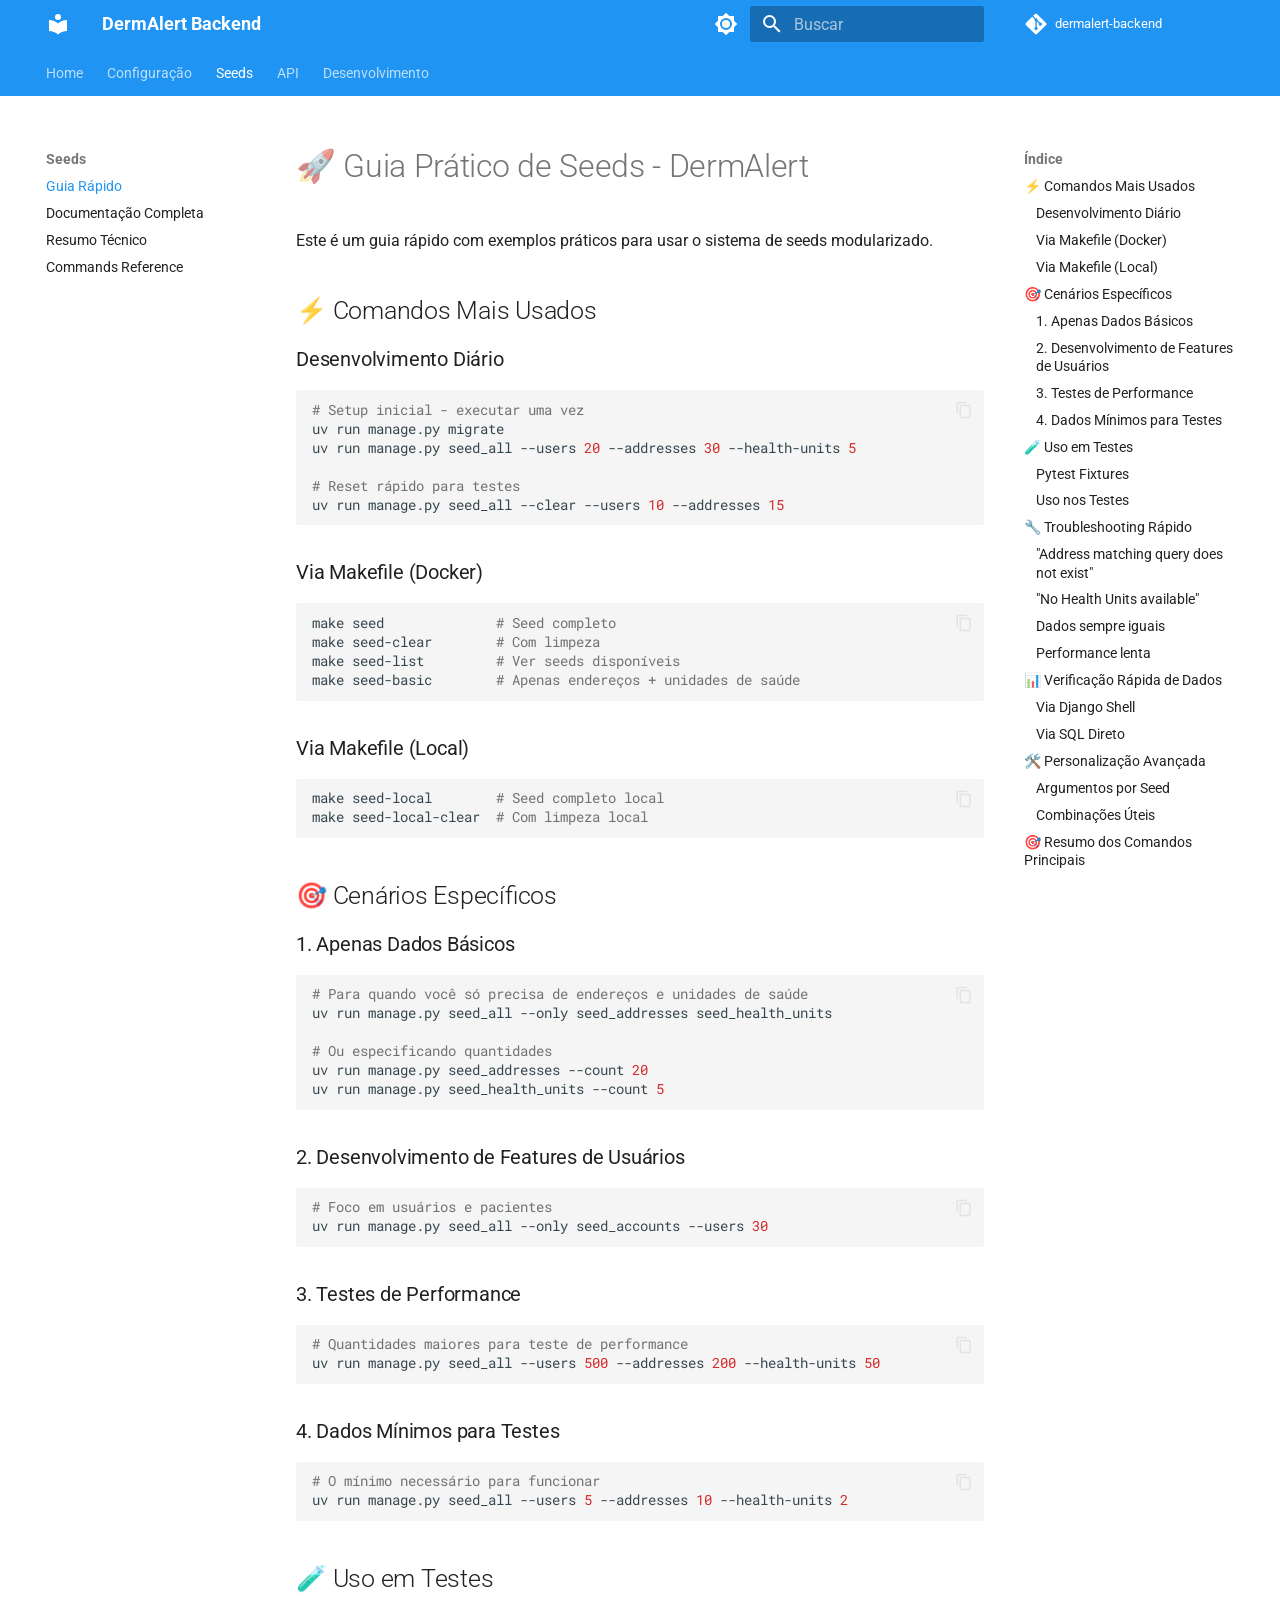
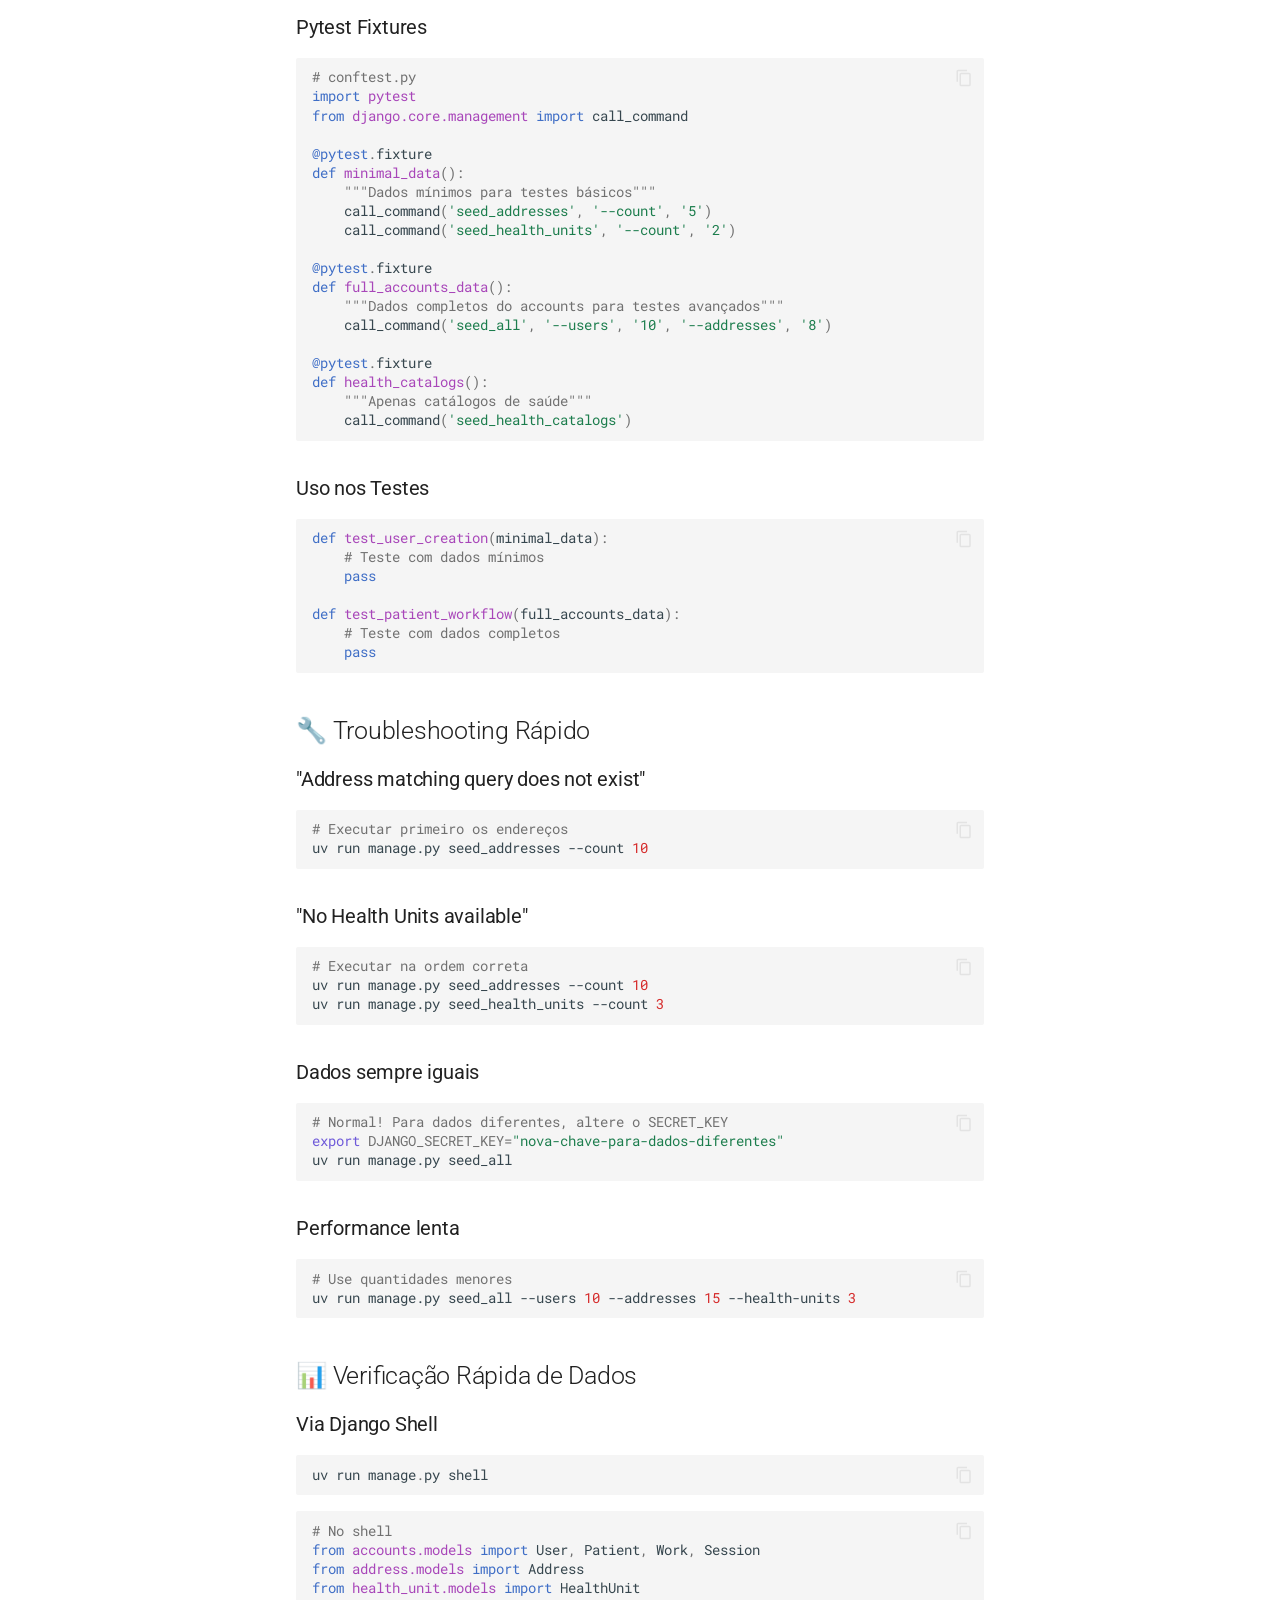
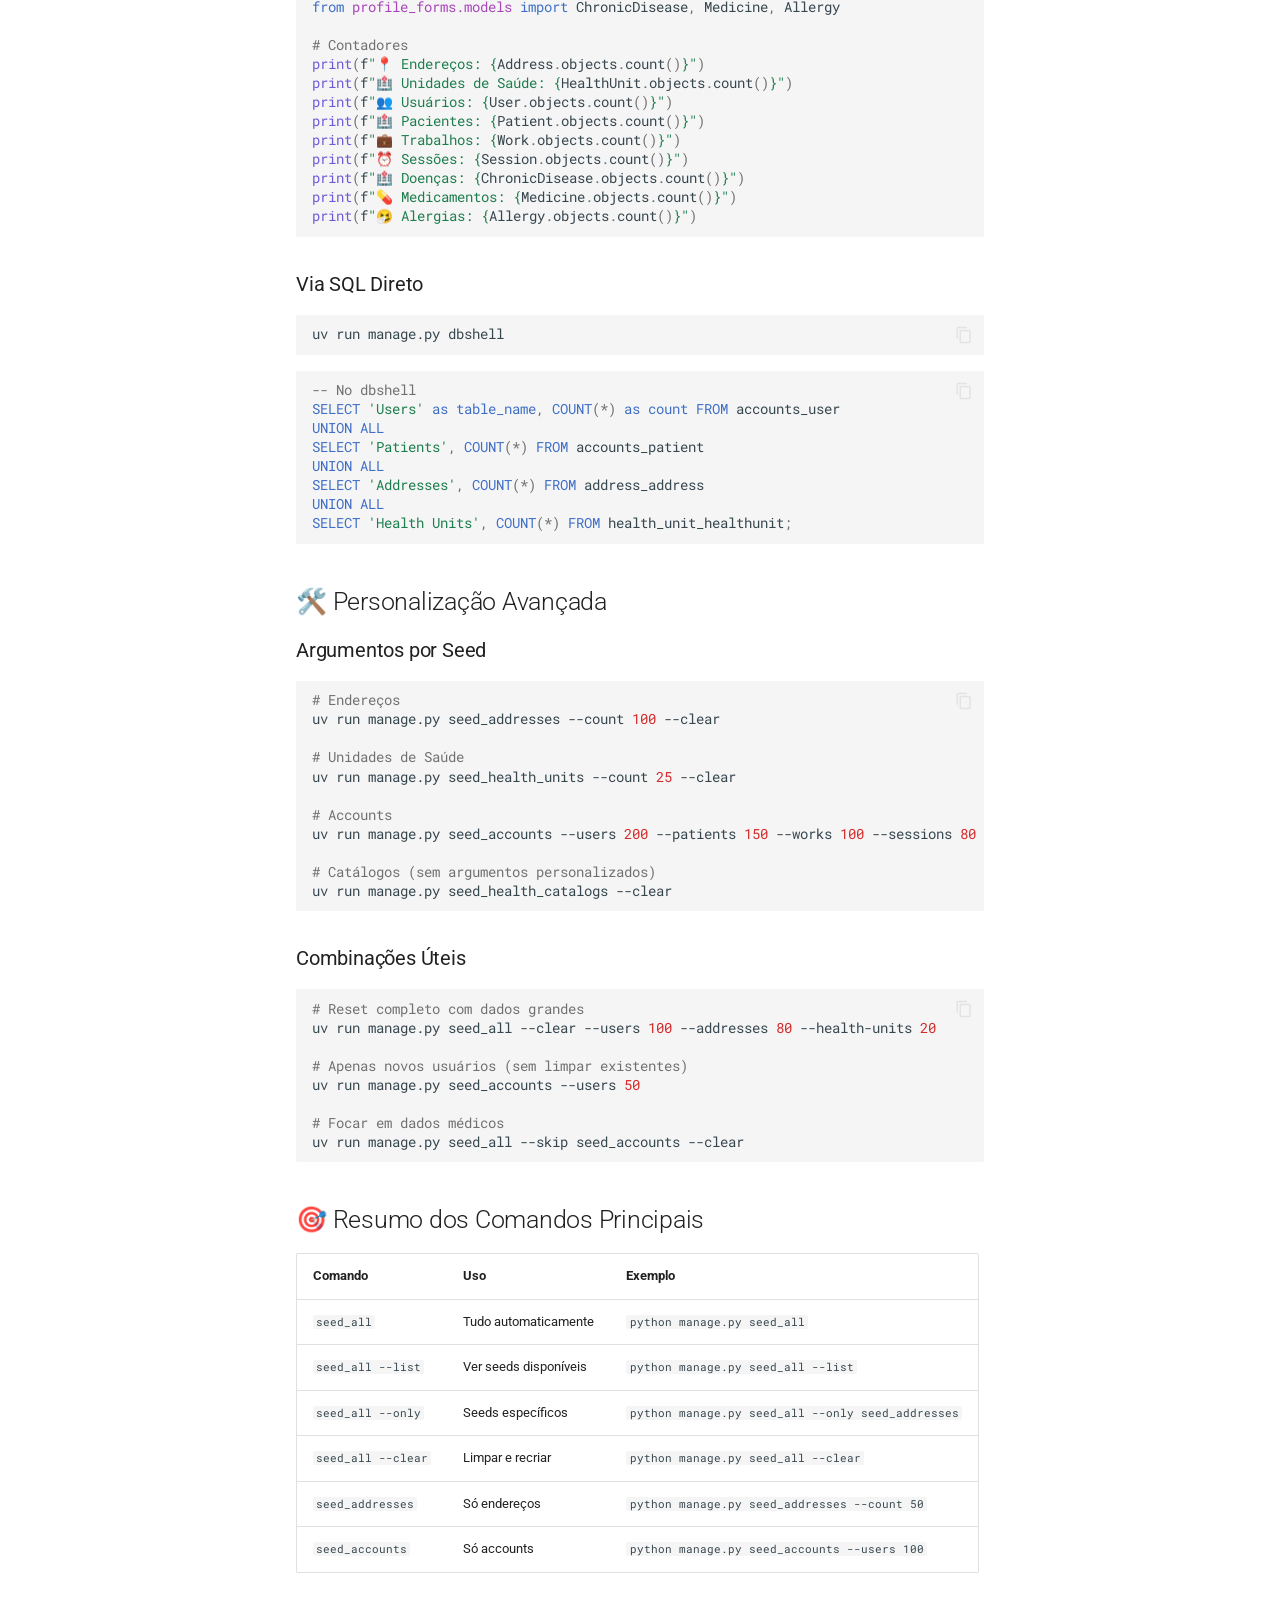
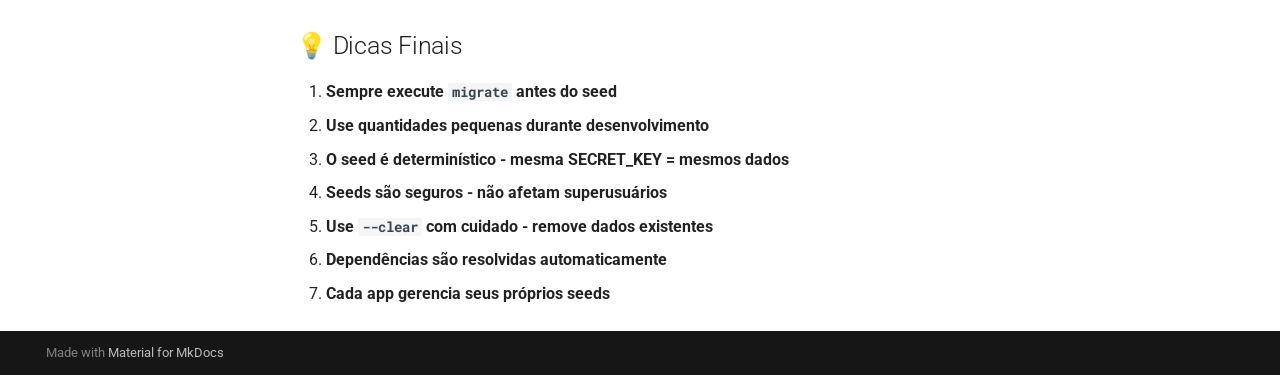
<file: seeds/quick-guide/index.html>
<!doctype html>
<html lang="pt" class="no-js">
  <head>
    
      <meta charset="utf-8">
      <meta name="viewport" content="width=device-width,initial-scale=1">
      
        <meta name="description" content="Sistema backend para diagnóstico dermatológico com IA">
      
      
        <meta name="author" content="Giovanni">
      
      
      
        <link rel="prev" href="../../setup/development/">
      
      
        <link rel="next" href="../complete-guide/">
      
      
      <link rel="icon" href="../../assets/images/favicon.png">
      <meta name="generator" content="mkdocs-1.6.1, mkdocs-material-9.6.15">
    
    
      
        <title>Guia Rápido - DermAlert Backend</title>
      
    
    
      <link rel="stylesheet" href="../../assets/stylesheets/main.342714a4.min.css">
      
        
        <link rel="stylesheet" href="../../assets/stylesheets/palette.06af60db.min.css">
      
      


    
    
      
    
    
      
        
        
        <link rel="preconnect" href="https://fonts.gstatic.com" crossorigin>
        <link rel="stylesheet" href="https://fonts.googleapis.com/css?family=Roboto:300,300i,400,400i,700,700i%7CRoboto+Mono:400,400i,700,700i&display=fallback">
        <style>:root{--md-text-font:"Roboto";--md-code-font:"Roboto Mono"}</style>
      
    
    
    <script>__md_scope=new URL("../..",location),__md_hash=e=>[...e].reduce(((e,_)=>(e<<5)-e+_.charCodeAt(0)),0),__md_get=(e,_=localStorage,t=__md_scope)=>JSON.parse(_.getItem(t.pathname+"."+e)),__md_set=(e,_,t=localStorage,a=__md_scope)=>{try{t.setItem(a.pathname+"."+e,JSON.stringify(_))}catch(e){}}</script>
    
      

    
    
    
  </head>
  
  
    
    
      
    
    
    
    
    <body dir="ltr" data-md-color-scheme="default" data-md-color-primary="blue" data-md-color-accent="blue">
  
    
    <input class="md-toggle" data-md-toggle="drawer" type="checkbox" id="__drawer" autocomplete="off">
    <input class="md-toggle" data-md-toggle="search" type="checkbox" id="__search" autocomplete="off">
    <label class="md-overlay" for="__drawer"></label>
    <div data-md-component="skip">
      
        
        <a href="#guia-pratico-de-seeds-dermalert" class="md-skip">
          Ir para o conteúdo
        </a>
      
    </div>
    <div data-md-component="announce">
      
    </div>
    
    
      

<header class="md-header" data-md-component="header">
  <nav class="md-header__inner md-grid" aria-label="Cabeçalho">
    <a href="../.." title="DermAlert Backend" class="md-header__button md-logo" aria-label="DermAlert Backend" data-md-component="logo">
      
  
  <svg xmlns="http://www.w3.org/2000/svg" viewBox="0 0 24 24"><path d="M12 8a3 3 0 0 0 3-3 3 3 0 0 0-3-3 3 3 0 0 0-3 3 3 3 0 0 0 3 3m0 3.54C9.64 9.35 6.5 8 3 8v11c3.5 0 6.64 1.35 9 3.54 2.36-2.19 5.5-3.54 9-3.54V8c-3.5 0-6.64 1.35-9 3.54"/></svg>

    </a>
    <label class="md-header__button md-icon" for="__drawer">
      
      <svg xmlns="http://www.w3.org/2000/svg" viewBox="0 0 24 24"><path d="M3 6h18v2H3zm0 5h18v2H3zm0 5h18v2H3z"/></svg>
    </label>
    <div class="md-header__title" data-md-component="header-title">
      <div class="md-header__ellipsis">
        <div class="md-header__topic">
          <span class="md-ellipsis">
            DermAlert Backend
          </span>
        </div>
        <div class="md-header__topic" data-md-component="header-topic">
          <span class="md-ellipsis">
            
              Guia Rápido
            
          </span>
        </div>
      </div>
    </div>
    
      
        <form class="md-header__option" data-md-component="palette">
  
    
    
    
    <input class="md-option" data-md-color-media="" data-md-color-scheme="default" data-md-color-primary="blue" data-md-color-accent="blue"  aria-label="Modo escuro"  type="radio" name="__palette" id="__palette_0">
    
      <label class="md-header__button md-icon" title="Modo escuro" for="__palette_1" hidden>
        <svg xmlns="http://www.w3.org/2000/svg" viewBox="0 0 24 24"><path d="M12 8a4 4 0 0 0-4 4 4 4 0 0 0 4 4 4 4 0 0 0 4-4 4 4 0 0 0-4-4m0 10a6 6 0 0 1-6-6 6 6 0 0 1 6-6 6 6 0 0 1 6 6 6 6 0 0 1-6 6m8-9.31V4h-4.69L12 .69 8.69 4H4v4.69L.69 12 4 15.31V20h4.69L12 23.31 15.31 20H20v-4.69L23.31 12z"/></svg>
      </label>
    
  
    
    
    
    <input class="md-option" data-md-color-media="" data-md-color-scheme="slate" data-md-color-primary="blue" data-md-color-accent="blue"  aria-label="Modo claro"  type="radio" name="__palette" id="__palette_1">
    
      <label class="md-header__button md-icon" title="Modo claro" for="__palette_0" hidden>
        <svg xmlns="http://www.w3.org/2000/svg" viewBox="0 0 24 24"><path d="M12 18c-.89 0-1.74-.2-2.5-.55C11.56 16.5 13 14.42 13 12s-1.44-4.5-3.5-5.45C10.26 6.2 11.11 6 12 6a6 6 0 0 1 6 6 6 6 0 0 1-6 6m8-9.31V4h-4.69L12 .69 8.69 4H4v4.69L.69 12 4 15.31V20h4.69L12 23.31 15.31 20H20v-4.69L23.31 12z"/></svg>
      </label>
    
  
</form>
      
    
    
      <script>var palette=__md_get("__palette");if(palette&&palette.color){if("(prefers-color-scheme)"===palette.color.media){var media=matchMedia("(prefers-color-scheme: light)"),input=document.querySelector(media.matches?"[data-md-color-media='(prefers-color-scheme: light)']":"[data-md-color-media='(prefers-color-scheme: dark)']");palette.color.media=input.getAttribute("data-md-color-media"),palette.color.scheme=input.getAttribute("data-md-color-scheme"),palette.color.primary=input.getAttribute("data-md-color-primary"),palette.color.accent=input.getAttribute("data-md-color-accent")}for(var[key,value]of Object.entries(palette.color))document.body.setAttribute("data-md-color-"+key,value)}</script>
    
    
    
      
      
        <label class="md-header__button md-icon" for="__search">
          
          <svg xmlns="http://www.w3.org/2000/svg" viewBox="0 0 24 24"><path d="M9.5 3A6.5 6.5 0 0 1 16 9.5c0 1.61-.59 3.09-1.56 4.23l.27.27h.79l5 5-1.5 1.5-5-5v-.79l-.27-.27A6.52 6.52 0 0 1 9.5 16 6.5 6.5 0 0 1 3 9.5 6.5 6.5 0 0 1 9.5 3m0 2C7 5 5 7 5 9.5S7 14 9.5 14 14 12 14 9.5 12 5 9.5 5"/></svg>
        </label>
        <div class="md-search" data-md-component="search" role="dialog">
  <label class="md-search__overlay" for="__search"></label>
  <div class="md-search__inner" role="search">
    <form class="md-search__form" name="search">
      <input type="text" class="md-search__input" name="query" aria-label="Buscar" placeholder="Buscar" autocapitalize="off" autocorrect="off" autocomplete="off" spellcheck="false" data-md-component="search-query" required>
      <label class="md-search__icon md-icon" for="__search">
        
        <svg xmlns="http://www.w3.org/2000/svg" viewBox="0 0 24 24"><path d="M9.5 3A6.5 6.5 0 0 1 16 9.5c0 1.61-.59 3.09-1.56 4.23l.27.27h.79l5 5-1.5 1.5-5-5v-.79l-.27-.27A6.52 6.52 0 0 1 9.5 16 6.5 6.5 0 0 1 3 9.5 6.5 6.5 0 0 1 9.5 3m0 2C7 5 5 7 5 9.5S7 14 9.5 14 14 12 14 9.5 12 5 9.5 5"/></svg>
        
        <svg xmlns="http://www.w3.org/2000/svg" viewBox="0 0 24 24"><path d="M20 11v2H8l5.5 5.5-1.42 1.42L4.16 12l7.92-7.92L13.5 5.5 8 11z"/></svg>
      </label>
      <nav class="md-search__options" aria-label="Pesquisar">
        
          <a href="javascript:void(0)" class="md-search__icon md-icon" title="Compartilhar" aria-label="Compartilhar" data-clipboard data-clipboard-text="" data-md-component="search-share" tabindex="-1">
            
            <svg xmlns="http://www.w3.org/2000/svg" viewBox="0 0 24 24"><path d="M18 16.08c-.76 0-1.44.3-1.96.77L8.91 12.7c.05-.23.09-.46.09-.7s-.04-.47-.09-.7l7.05-4.11c.54.5 1.25.81 2.04.81a3 3 0 0 0 3-3 3 3 0 0 0-3-3 3 3 0 0 0-3 3c0 .24.04.47.09.7L8.04 9.81C7.5 9.31 6.79 9 6 9a3 3 0 0 0-3 3 3 3 0 0 0 3 3c.79 0 1.5-.31 2.04-.81l7.12 4.15c-.05.21-.08.43-.08.66 0 1.61 1.31 2.91 2.92 2.91s2.92-1.3 2.92-2.91A2.92 2.92 0 0 0 18 16.08"/></svg>
          </a>
        
        <button type="reset" class="md-search__icon md-icon" title="Limpar" aria-label="Limpar" tabindex="-1">
          
          <svg xmlns="http://www.w3.org/2000/svg" viewBox="0 0 24 24"><path d="M19 6.41 17.59 5 12 10.59 6.41 5 5 6.41 10.59 12 5 17.59 6.41 19 12 13.41 17.59 19 19 17.59 13.41 12z"/></svg>
        </button>
      </nav>
      
    </form>
    <div class="md-search__output">
      <div class="md-search__scrollwrap" tabindex="0" data-md-scrollfix>
        <div class="md-search-result" data-md-component="search-result">
          <div class="md-search-result__meta">
            Inicializando a pesquisa
          </div>
          <ol class="md-search-result__list" role="presentation"></ol>
        </div>
      </div>
    </div>
  </div>
</div>
      
    
    
      <div class="md-header__source">
        <a href="https://github.com/DermAlert/dermalert-backend" title="Ir ao repositório" class="md-source" data-md-component="source">
  <div class="md-source__icon md-icon">
    
    <svg xmlns="http://www.w3.org/2000/svg" viewBox="0 0 448 512"><!--! Font Awesome Free 6.7.2 by @fontawesome - https://fontawesome.com License - https://fontawesome.com/license/free (Icons: CC BY 4.0, Fonts: SIL OFL 1.1, Code: MIT License) Copyright 2024 Fonticons, Inc.--><path d="M439.55 236.05 244 40.45a28.87 28.87 0 0 0-40.81 0l-40.66 40.63 51.52 51.52c27.06-9.14 52.68 16.77 43.39 43.68l49.66 49.66c34.23-11.8 61.18 31 35.47 56.69-26.49 26.49-70.21-2.87-56-37.34L240.22 199v121.85c25.3 12.54 22.26 41.85 9.08 55a34.34 34.34 0 0 1-48.55 0c-17.57-17.6-11.07-46.91 11.25-56v-123c-20.8-8.51-24.6-30.74-18.64-45L142.57 101 8.45 235.14a28.86 28.86 0 0 0 0 40.81l195.61 195.6a28.86 28.86 0 0 0 40.8 0l194.69-194.69a28.86 28.86 0 0 0 0-40.81"/></svg>
  </div>
  <div class="md-source__repository">
    dermalert-backend
  </div>
</a>
      </div>
    
  </nav>
  
</header>
    
    <div class="md-container" data-md-component="container">
      
      
        
          
            
<nav class="md-tabs" aria-label="Abas" data-md-component="tabs">
  <div class="md-grid">
    <ul class="md-tabs__list">
      
        
  
  
  
  
    <li class="md-tabs__item">
      <a href="../.." class="md-tabs__link">
        
  
  
    
  
  Home

      </a>
    </li>
  

      
        
  
  
  
  
    
    
      <li class="md-tabs__item">
        <a href="../../setup/postgres/" class="md-tabs__link">
          
  
  
  Configuração

        </a>
      </li>
    
  

      
        
  
  
  
    
  
  
    
    
      <li class="md-tabs__item md-tabs__item--active">
        <a href="./" class="md-tabs__link">
          
  
  
  Seeds

        </a>
      </li>
    
  

      
        
  
  
  
  
    
    
      <li class="md-tabs__item">
        <a href="../../api/accounts/" class="md-tabs__link">
          
  
  
  API

        </a>
      </li>
    
  

      
        
  
  
  
  
    
    
      <li class="md-tabs__item">
        <a href="../../development/architecture/" class="md-tabs__link">
          
  
  
  Desenvolvimento

        </a>
      </li>
    
  

      
    </ul>
  </div>
</nav>
          
        
      
      <main class="md-main" data-md-component="main">
        <div class="md-main__inner md-grid">
          
            
              
              <div class="md-sidebar md-sidebar--primary" data-md-component="sidebar" data-md-type="navigation" >
                <div class="md-sidebar__scrollwrap">
                  <div class="md-sidebar__inner">
                    


  


<nav class="md-nav md-nav--primary md-nav--lifted" aria-label="Navegação" data-md-level="0">
  <label class="md-nav__title" for="__drawer">
    <a href="../.." title="DermAlert Backend" class="md-nav__button md-logo" aria-label="DermAlert Backend" data-md-component="logo">
      
  
  <svg xmlns="http://www.w3.org/2000/svg" viewBox="0 0 24 24"><path d="M12 8a3 3 0 0 0 3-3 3 3 0 0 0-3-3 3 3 0 0 0-3 3 3 3 0 0 0 3 3m0 3.54C9.64 9.35 6.5 8 3 8v11c3.5 0 6.64 1.35 9 3.54 2.36-2.19 5.5-3.54 9-3.54V8c-3.5 0-6.64 1.35-9 3.54"/></svg>

    </a>
    DermAlert Backend
  </label>
  
    <div class="md-nav__source">
      <a href="https://github.com/DermAlert/dermalert-backend" title="Ir ao repositório" class="md-source" data-md-component="source">
  <div class="md-source__icon md-icon">
    
    <svg xmlns="http://www.w3.org/2000/svg" viewBox="0 0 448 512"><!--! Font Awesome Free 6.7.2 by @fontawesome - https://fontawesome.com License - https://fontawesome.com/license/free (Icons: CC BY 4.0, Fonts: SIL OFL 1.1, Code: MIT License) Copyright 2024 Fonticons, Inc.--><path d="M439.55 236.05 244 40.45a28.87 28.87 0 0 0-40.81 0l-40.66 40.63 51.52 51.52c27.06-9.14 52.68 16.77 43.39 43.68l49.66 49.66c34.23-11.8 61.18 31 35.47 56.69-26.49 26.49-70.21-2.87-56-37.34L240.22 199v121.85c25.3 12.54 22.26 41.85 9.08 55a34.34 34.34 0 0 1-48.55 0c-17.57-17.6-11.07-46.91 11.25-56v-123c-20.8-8.51-24.6-30.74-18.64-45L142.57 101 8.45 235.14a28.86 28.86 0 0 0 0 40.81l195.61 195.6a28.86 28.86 0 0 0 40.8 0l194.69-194.69a28.86 28.86 0 0 0 0-40.81"/></svg>
  </div>
  <div class="md-source__repository">
    dermalert-backend
  </div>
</a>
    </div>
  
  <ul class="md-nav__list" data-md-scrollfix>
    
      
      
  
  
  
  
    <li class="md-nav__item">
      <a href="../.." class="md-nav__link">
        
  
  
  <span class="md-ellipsis">
    Home
    
  </span>
  

      </a>
    </li>
  

    
      
      
  
  
  
  
    
    
    
    
      
      
        
      
    
    
    <li class="md-nav__item md-nav__item--nested">
      
        
        
          
        
        <input class="md-nav__toggle md-toggle md-toggle--indeterminate" type="checkbox" id="__nav_2" >
        
          
          <label class="md-nav__link" for="__nav_2" id="__nav_2_label" tabindex="0">
            
  
  
  <span class="md-ellipsis">
    Configuração
    
  </span>
  

            <span class="md-nav__icon md-icon"></span>
          </label>
        
        <nav class="md-nav" data-md-level="1" aria-labelledby="__nav_2_label" aria-expanded="false">
          <label class="md-nav__title" for="__nav_2">
            <span class="md-nav__icon md-icon"></span>
            Configuração
          </label>
          <ul class="md-nav__list" data-md-scrollfix>
            
              
                
  
  
  
  
    <li class="md-nav__item">
      <a href="../../setup/postgres/" class="md-nav__link">
        
  
  
  <span class="md-ellipsis">
    PostgreSQL
    
  </span>
  

      </a>
    </li>
  

              
            
              
                
  
  
  
  
    <li class="md-nav__item">
      <a href="../../setup/minio/" class="md-nav__link">
        
  
  
  <span class="md-ellipsis">
    MinIO
    
  </span>
  

      </a>
    </li>
  

              
            
              
                
  
  
  
  
    <li class="md-nav__item">
      <a href="../../setup/development/" class="md-nav__link">
        
  
  
  <span class="md-ellipsis">
    Ambiente de Desenvolvimento
    
  </span>
  

      </a>
    </li>
  

              
            
          </ul>
        </nav>
      
    </li>
  

    
      
      
  
  
    
  
  
  
    
    
    
    
      
        
        
      
      
        
      
    
    
    <li class="md-nav__item md-nav__item--active md-nav__item--section md-nav__item--nested">
      
        
        
        <input class="md-nav__toggle md-toggle " type="checkbox" id="__nav_3" checked>
        
          
          <label class="md-nav__link" for="__nav_3" id="__nav_3_label" tabindex="">
            
  
  
  <span class="md-ellipsis">
    Seeds
    
  </span>
  

            <span class="md-nav__icon md-icon"></span>
          </label>
        
        <nav class="md-nav" data-md-level="1" aria-labelledby="__nav_3_label" aria-expanded="true">
          <label class="md-nav__title" for="__nav_3">
            <span class="md-nav__icon md-icon"></span>
            Seeds
          </label>
          <ul class="md-nav__list" data-md-scrollfix>
            
              
                
  
  
    
  
  
  
    <li class="md-nav__item md-nav__item--active">
      
      <input class="md-nav__toggle md-toggle" type="checkbox" id="__toc">
      
      
        
      
      
        <label class="md-nav__link md-nav__link--active" for="__toc">
          
  
  
  <span class="md-ellipsis">
    Guia Rápido
    
  </span>
  

          <span class="md-nav__icon md-icon"></span>
        </label>
      
      <a href="./" class="md-nav__link md-nav__link--active">
        
  
  
  <span class="md-ellipsis">
    Guia Rápido
    
  </span>
  

      </a>
      
        

<nav class="md-nav md-nav--secondary" aria-label="Índice">
  
  
  
    
  
  
    <label class="md-nav__title" for="__toc">
      <span class="md-nav__icon md-icon"></span>
      Índice
    </label>
    <ul class="md-nav__list" data-md-component="toc" data-md-scrollfix>
      
        <li class="md-nav__item">
  <a href="#comandos-mais-usados" class="md-nav__link">
    <span class="md-ellipsis">
      ⚡ Comandos Mais Usados
    </span>
  </a>
  
    <nav class="md-nav" aria-label="⚡ Comandos Mais Usados">
      <ul class="md-nav__list">
        
          <li class="md-nav__item">
  <a href="#desenvolvimento-diario" class="md-nav__link">
    <span class="md-ellipsis">
      Desenvolvimento Diário
    </span>
  </a>
  
</li>
        
          <li class="md-nav__item">
  <a href="#via-makefile-docker" class="md-nav__link">
    <span class="md-ellipsis">
      Via Makefile (Docker)
    </span>
  </a>
  
</li>
        
          <li class="md-nav__item">
  <a href="#via-makefile-local" class="md-nav__link">
    <span class="md-ellipsis">
      Via Makefile (Local)
    </span>
  </a>
  
</li>
        
      </ul>
    </nav>
  
</li>
      
        <li class="md-nav__item">
  <a href="#cenarios-especificos" class="md-nav__link">
    <span class="md-ellipsis">
      🎯 Cenários Específicos
    </span>
  </a>
  
    <nav class="md-nav" aria-label="🎯 Cenários Específicos">
      <ul class="md-nav__list">
        
          <li class="md-nav__item">
  <a href="#1-apenas-dados-basicos" class="md-nav__link">
    <span class="md-ellipsis">
      1. Apenas Dados Básicos
    </span>
  </a>
  
</li>
        
          <li class="md-nav__item">
  <a href="#2-desenvolvimento-de-features-de-usuarios" class="md-nav__link">
    <span class="md-ellipsis">
      2. Desenvolvimento de Features de Usuários
    </span>
  </a>
  
</li>
        
          <li class="md-nav__item">
  <a href="#3-testes-de-performance" class="md-nav__link">
    <span class="md-ellipsis">
      3. Testes de Performance
    </span>
  </a>
  
</li>
        
          <li class="md-nav__item">
  <a href="#4-dados-minimos-para-testes" class="md-nav__link">
    <span class="md-ellipsis">
      4. Dados Mínimos para Testes
    </span>
  </a>
  
</li>
        
      </ul>
    </nav>
  
</li>
      
        <li class="md-nav__item">
  <a href="#uso-em-testes" class="md-nav__link">
    <span class="md-ellipsis">
      🧪 Uso em Testes
    </span>
  </a>
  
    <nav class="md-nav" aria-label="🧪 Uso em Testes">
      <ul class="md-nav__list">
        
          <li class="md-nav__item">
  <a href="#pytest-fixtures" class="md-nav__link">
    <span class="md-ellipsis">
      Pytest Fixtures
    </span>
  </a>
  
</li>
        
          <li class="md-nav__item">
  <a href="#uso-nos-testes" class="md-nav__link">
    <span class="md-ellipsis">
      Uso nos Testes
    </span>
  </a>
  
</li>
        
      </ul>
    </nav>
  
</li>
      
        <li class="md-nav__item">
  <a href="#troubleshooting-rapido" class="md-nav__link">
    <span class="md-ellipsis">
      🔧 Troubleshooting Rápido
    </span>
  </a>
  
    <nav class="md-nav" aria-label="🔧 Troubleshooting Rápido">
      <ul class="md-nav__list">
        
          <li class="md-nav__item">
  <a href="#address-matching-query-does-not-exist" class="md-nav__link">
    <span class="md-ellipsis">
      "Address matching query does not exist"
    </span>
  </a>
  
</li>
        
          <li class="md-nav__item">
  <a href="#no-health-units-available" class="md-nav__link">
    <span class="md-ellipsis">
      "No Health Units available"
    </span>
  </a>
  
</li>
        
          <li class="md-nav__item">
  <a href="#dados-sempre-iguais" class="md-nav__link">
    <span class="md-ellipsis">
      Dados sempre iguais
    </span>
  </a>
  
</li>
        
          <li class="md-nav__item">
  <a href="#performance-lenta" class="md-nav__link">
    <span class="md-ellipsis">
      Performance lenta
    </span>
  </a>
  
</li>
        
      </ul>
    </nav>
  
</li>
      
        <li class="md-nav__item">
  <a href="#verificacao-rapida-de-dados" class="md-nav__link">
    <span class="md-ellipsis">
      📊 Verificação Rápida de Dados
    </span>
  </a>
  
    <nav class="md-nav" aria-label="📊 Verificação Rápida de Dados">
      <ul class="md-nav__list">
        
          <li class="md-nav__item">
  <a href="#via-django-shell" class="md-nav__link">
    <span class="md-ellipsis">
      Via Django Shell
    </span>
  </a>
  
</li>
        
          <li class="md-nav__item">
  <a href="#via-sql-direto" class="md-nav__link">
    <span class="md-ellipsis">
      Via SQL Direto
    </span>
  </a>
  
</li>
        
      </ul>
    </nav>
  
</li>
      
        <li class="md-nav__item">
  <a href="#personalizacao-avancada" class="md-nav__link">
    <span class="md-ellipsis">
      🛠️ Personalização Avançada
    </span>
  </a>
  
    <nav class="md-nav" aria-label="🛠️ Personalização Avançada">
      <ul class="md-nav__list">
        
          <li class="md-nav__item">
  <a href="#argumentos-por-seed" class="md-nav__link">
    <span class="md-ellipsis">
      Argumentos por Seed
    </span>
  </a>
  
</li>
        
          <li class="md-nav__item">
  <a href="#combinacoes-uteis" class="md-nav__link">
    <span class="md-ellipsis">
      Combinações Úteis
    </span>
  </a>
  
</li>
        
      </ul>
    </nav>
  
</li>
      
        <li class="md-nav__item">
  <a href="#resumo-dos-comandos-principais" class="md-nav__link">
    <span class="md-ellipsis">
      🎯 Resumo dos Comandos Principais
    </span>
  </a>
  
</li>
      
        <li class="md-nav__item">
  <a href="#dicas-finais" class="md-nav__link">
    <span class="md-ellipsis">
      💡 Dicas Finais
    </span>
  </a>
  
</li>
      
    </ul>
  
</nav>
      
    </li>
  

              
            
              
                
  
  
  
  
    <li class="md-nav__item">
      <a href="../complete-guide/" class="md-nav__link">
        
  
  
  <span class="md-ellipsis">
    Documentação Completa
    
  </span>
  

      </a>
    </li>
  

              
            
              
                
  
  
  
  
    <li class="md-nav__item">
      <a href="../technical-summary/" class="md-nav__link">
        
  
  
  <span class="md-ellipsis">
    Resumo Técnico
    
  </span>
  

      </a>
    </li>
  

              
            
              
                
  
  
  
  
    <li class="md-nav__item">
      <a href="../commands-reference/" class="md-nav__link">
        
  
  
  <span class="md-ellipsis">
    Commands Reference
    
  </span>
  

      </a>
    </li>
  

              
            
          </ul>
        </nav>
      
    </li>
  

    
      
      
  
  
  
  
    
    
    
    
      
      
        
      
    
    
    <li class="md-nav__item md-nav__item--nested">
      
        
        
          
        
        <input class="md-nav__toggle md-toggle md-toggle--indeterminate" type="checkbox" id="__nav_4" >
        
          
          <label class="md-nav__link" for="__nav_4" id="__nav_4_label" tabindex="0">
            
  
  
  <span class="md-ellipsis">
    API
    
  </span>
  

            <span class="md-nav__icon md-icon"></span>
          </label>
        
        <nav class="md-nav" data-md-level="1" aria-labelledby="__nav_4_label" aria-expanded="false">
          <label class="md-nav__title" for="__nav_4">
            <span class="md-nav__icon md-icon"></span>
            API
          </label>
          <ul class="md-nav__list" data-md-scrollfix>
            
              
                
  
  
  
  
    <li class="md-nav__item">
      <a href="../../api/accounts/" class="md-nav__link">
        
  
  
  <span class="md-ellipsis">
    Accounts
    
  </span>
  

      </a>
    </li>
  

              
            
              
                
  
  
  
  
    <li class="md-nav__item">
      <a href="../../api/health-units/" class="md-nav__link">
        
  
  
  <span class="md-ellipsis">
    Health Units
    
  </span>
  

      </a>
    </li>
  

              
            
              
                
  
  
  
  
    <li class="md-nav__item">
      <a href="../../api/addresses/" class="md-nav__link">
        
  
  
  <span class="md-ellipsis">
    Endereços
    
  </span>
  

      </a>
    </li>
  

              
            
          </ul>
        </nav>
      
    </li>
  

    
      
      
  
  
  
  
    
    
    
    
      
      
        
      
    
    
    <li class="md-nav__item md-nav__item--nested">
      
        
        
          
        
        <input class="md-nav__toggle md-toggle md-toggle--indeterminate" type="checkbox" id="__nav_5" >
        
          
          <label class="md-nav__link" for="__nav_5" id="__nav_5_label" tabindex="0">
            
  
  
  <span class="md-ellipsis">
    Desenvolvimento
    
  </span>
  

            <span class="md-nav__icon md-icon"></span>
          </label>
        
        <nav class="md-nav" data-md-level="1" aria-labelledby="__nav_5_label" aria-expanded="false">
          <label class="md-nav__title" for="__nav_5">
            <span class="md-nav__icon md-icon"></span>
            Desenvolvimento
          </label>
          <ul class="md-nav__list" data-md-scrollfix>
            
              
                
  
  
  
  
    <li class="md-nav__item">
      <a href="../../development/architecture/" class="md-nav__link">
        
  
  
  <span class="md-ellipsis">
    Arquitetura
    
  </span>
  

      </a>
    </li>
  

              
            
              
                
  
  
  
  
    <li class="md-nav__item">
      <a href="../../development/testing.md" class="md-nav__link">
        
  
  
  <span class="md-ellipsis">
    Testes
    
  </span>
  

      </a>
    </li>
  

              
            
              
                
  
  
  
  
    <li class="md-nav__item">
      <a href="../../development/deploy.md" class="md-nav__link">
        
  
  
  <span class="md-ellipsis">
    Deploy
    
  </span>
  

      </a>
    </li>
  

              
            
          </ul>
        </nav>
      
    </li>
  

    
  </ul>
</nav>
                  </div>
                </div>
              </div>
            
            
              
              <div class="md-sidebar md-sidebar--secondary" data-md-component="sidebar" data-md-type="toc" >
                <div class="md-sidebar__scrollwrap">
                  <div class="md-sidebar__inner">
                    

<nav class="md-nav md-nav--secondary" aria-label="Índice">
  
  
  
    
  
  
    <label class="md-nav__title" for="__toc">
      <span class="md-nav__icon md-icon"></span>
      Índice
    </label>
    <ul class="md-nav__list" data-md-component="toc" data-md-scrollfix>
      
        <li class="md-nav__item">
  <a href="#comandos-mais-usados" class="md-nav__link">
    <span class="md-ellipsis">
      ⚡ Comandos Mais Usados
    </span>
  </a>
  
    <nav class="md-nav" aria-label="⚡ Comandos Mais Usados">
      <ul class="md-nav__list">
        
          <li class="md-nav__item">
  <a href="#desenvolvimento-diario" class="md-nav__link">
    <span class="md-ellipsis">
      Desenvolvimento Diário
    </span>
  </a>
  
</li>
        
          <li class="md-nav__item">
  <a href="#via-makefile-docker" class="md-nav__link">
    <span class="md-ellipsis">
      Via Makefile (Docker)
    </span>
  </a>
  
</li>
        
          <li class="md-nav__item">
  <a href="#via-makefile-local" class="md-nav__link">
    <span class="md-ellipsis">
      Via Makefile (Local)
    </span>
  </a>
  
</li>
        
      </ul>
    </nav>
  
</li>
      
        <li class="md-nav__item">
  <a href="#cenarios-especificos" class="md-nav__link">
    <span class="md-ellipsis">
      🎯 Cenários Específicos
    </span>
  </a>
  
    <nav class="md-nav" aria-label="🎯 Cenários Específicos">
      <ul class="md-nav__list">
        
          <li class="md-nav__item">
  <a href="#1-apenas-dados-basicos" class="md-nav__link">
    <span class="md-ellipsis">
      1. Apenas Dados Básicos
    </span>
  </a>
  
</li>
        
          <li class="md-nav__item">
  <a href="#2-desenvolvimento-de-features-de-usuarios" class="md-nav__link">
    <span class="md-ellipsis">
      2. Desenvolvimento de Features de Usuários
    </span>
  </a>
  
</li>
        
          <li class="md-nav__item">
  <a href="#3-testes-de-performance" class="md-nav__link">
    <span class="md-ellipsis">
      3. Testes de Performance
    </span>
  </a>
  
</li>
        
          <li class="md-nav__item">
  <a href="#4-dados-minimos-para-testes" class="md-nav__link">
    <span class="md-ellipsis">
      4. Dados Mínimos para Testes
    </span>
  </a>
  
</li>
        
      </ul>
    </nav>
  
</li>
      
        <li class="md-nav__item">
  <a href="#uso-em-testes" class="md-nav__link">
    <span class="md-ellipsis">
      🧪 Uso em Testes
    </span>
  </a>
  
    <nav class="md-nav" aria-label="🧪 Uso em Testes">
      <ul class="md-nav__list">
        
          <li class="md-nav__item">
  <a href="#pytest-fixtures" class="md-nav__link">
    <span class="md-ellipsis">
      Pytest Fixtures
    </span>
  </a>
  
</li>
        
          <li class="md-nav__item">
  <a href="#uso-nos-testes" class="md-nav__link">
    <span class="md-ellipsis">
      Uso nos Testes
    </span>
  </a>
  
</li>
        
      </ul>
    </nav>
  
</li>
      
        <li class="md-nav__item">
  <a href="#troubleshooting-rapido" class="md-nav__link">
    <span class="md-ellipsis">
      🔧 Troubleshooting Rápido
    </span>
  </a>
  
    <nav class="md-nav" aria-label="🔧 Troubleshooting Rápido">
      <ul class="md-nav__list">
        
          <li class="md-nav__item">
  <a href="#address-matching-query-does-not-exist" class="md-nav__link">
    <span class="md-ellipsis">
      "Address matching query does not exist"
    </span>
  </a>
  
</li>
        
          <li class="md-nav__item">
  <a href="#no-health-units-available" class="md-nav__link">
    <span class="md-ellipsis">
      "No Health Units available"
    </span>
  </a>
  
</li>
        
          <li class="md-nav__item">
  <a href="#dados-sempre-iguais" class="md-nav__link">
    <span class="md-ellipsis">
      Dados sempre iguais
    </span>
  </a>
  
</li>
        
          <li class="md-nav__item">
  <a href="#performance-lenta" class="md-nav__link">
    <span class="md-ellipsis">
      Performance lenta
    </span>
  </a>
  
</li>
        
      </ul>
    </nav>
  
</li>
      
        <li class="md-nav__item">
  <a href="#verificacao-rapida-de-dados" class="md-nav__link">
    <span class="md-ellipsis">
      📊 Verificação Rápida de Dados
    </span>
  </a>
  
    <nav class="md-nav" aria-label="📊 Verificação Rápida de Dados">
      <ul class="md-nav__list">
        
          <li class="md-nav__item">
  <a href="#via-django-shell" class="md-nav__link">
    <span class="md-ellipsis">
      Via Django Shell
    </span>
  </a>
  
</li>
        
          <li class="md-nav__item">
  <a href="#via-sql-direto" class="md-nav__link">
    <span class="md-ellipsis">
      Via SQL Direto
    </span>
  </a>
  
</li>
        
      </ul>
    </nav>
  
</li>
      
        <li class="md-nav__item">
  <a href="#personalizacao-avancada" class="md-nav__link">
    <span class="md-ellipsis">
      🛠️ Personalização Avançada
    </span>
  </a>
  
    <nav class="md-nav" aria-label="🛠️ Personalização Avançada">
      <ul class="md-nav__list">
        
          <li class="md-nav__item">
  <a href="#argumentos-por-seed" class="md-nav__link">
    <span class="md-ellipsis">
      Argumentos por Seed
    </span>
  </a>
  
</li>
        
          <li class="md-nav__item">
  <a href="#combinacoes-uteis" class="md-nav__link">
    <span class="md-ellipsis">
      Combinações Úteis
    </span>
  </a>
  
</li>
        
      </ul>
    </nav>
  
</li>
      
        <li class="md-nav__item">
  <a href="#resumo-dos-comandos-principais" class="md-nav__link">
    <span class="md-ellipsis">
      🎯 Resumo dos Comandos Principais
    </span>
  </a>
  
</li>
      
        <li class="md-nav__item">
  <a href="#dicas-finais" class="md-nav__link">
    <span class="md-ellipsis">
      💡 Dicas Finais
    </span>
  </a>
  
</li>
      
    </ul>
  
</nav>
                  </div>
                </div>
              </div>
            
          
          
            <div class="md-content" data-md-component="content">
              <article class="md-content__inner md-typeset">
                
                  


  
  


<h1 id="guia-pratico-de-seeds-dermalert">🚀 Guia Prático de Seeds - DermAlert</h1>
<p>Este é um guia rápido com exemplos práticos para usar o sistema de seeds modularizado.</p>
<h2 id="comandos-mais-usados">⚡ Comandos Mais Usados</h2>
<h3 id="desenvolvimento-diario">Desenvolvimento Diário</h3>
<div class="highlight"><pre><span></span><code><a id="__codelineno-0-1" name="__codelineno-0-1" href="#__codelineno-0-1"></a><span class="c1"># Setup inicial - executar uma vez</span>
<a id="__codelineno-0-2" name="__codelineno-0-2" href="#__codelineno-0-2"></a>uv<span class="w"> </span>run<span class="w"> </span>manage.py<span class="w"> </span>migrate
<a id="__codelineno-0-3" name="__codelineno-0-3" href="#__codelineno-0-3"></a>uv<span class="w"> </span>run<span class="w"> </span>manage.py<span class="w"> </span>seed_all<span class="w"> </span>--users<span class="w"> </span><span class="m">20</span><span class="w"> </span>--addresses<span class="w"> </span><span class="m">30</span><span class="w"> </span>--health-units<span class="w"> </span><span class="m">5</span>
<a id="__codelineno-0-4" name="__codelineno-0-4" href="#__codelineno-0-4"></a>
<a id="__codelineno-0-5" name="__codelineno-0-5" href="#__codelineno-0-5"></a><span class="c1"># Reset rápido para testes</span>
<a id="__codelineno-0-6" name="__codelineno-0-6" href="#__codelineno-0-6"></a>uv<span class="w"> </span>run<span class="w"> </span>manage.py<span class="w"> </span>seed_all<span class="w"> </span>--clear<span class="w"> </span>--users<span class="w"> </span><span class="m">10</span><span class="w"> </span>--addresses<span class="w"> </span><span class="m">15</span>
</code></pre></div>
<h3 id="via-makefile-docker">Via Makefile (Docker)</h3>
<div class="highlight"><pre><span></span><code><a id="__codelineno-1-1" name="__codelineno-1-1" href="#__codelineno-1-1"></a>make<span class="w"> </span>seed<span class="w">              </span><span class="c1"># Seed completo</span>
<a id="__codelineno-1-2" name="__codelineno-1-2" href="#__codelineno-1-2"></a>make<span class="w"> </span>seed-clear<span class="w">        </span><span class="c1"># Com limpeza</span>
<a id="__codelineno-1-3" name="__codelineno-1-3" href="#__codelineno-1-3"></a>make<span class="w"> </span>seed-list<span class="w">         </span><span class="c1"># Ver seeds disponíveis</span>
<a id="__codelineno-1-4" name="__codelineno-1-4" href="#__codelineno-1-4"></a>make<span class="w"> </span>seed-basic<span class="w">        </span><span class="c1"># Apenas endereços + unidades de saúde</span>
</code></pre></div>
<h3 id="via-makefile-local">Via Makefile (Local)</h3>
<div class="highlight"><pre><span></span><code><a id="__codelineno-2-1" name="__codelineno-2-1" href="#__codelineno-2-1"></a>make<span class="w"> </span>seed-local<span class="w">        </span><span class="c1"># Seed completo local</span>
<a id="__codelineno-2-2" name="__codelineno-2-2" href="#__codelineno-2-2"></a>make<span class="w"> </span>seed-local-clear<span class="w">  </span><span class="c1"># Com limpeza local</span>
</code></pre></div>
<h2 id="cenarios-especificos">🎯 Cenários Específicos</h2>
<h3 id="1-apenas-dados-basicos">1. Apenas Dados Básicos</h3>
<div class="highlight"><pre><span></span><code><a id="__codelineno-3-1" name="__codelineno-3-1" href="#__codelineno-3-1"></a><span class="c1"># Para quando você só precisa de endereços e unidades de saúde</span>
<a id="__codelineno-3-2" name="__codelineno-3-2" href="#__codelineno-3-2"></a>uv<span class="w"> </span>run<span class="w"> </span>manage.py<span class="w"> </span>seed_all<span class="w"> </span>--only<span class="w"> </span>seed_addresses<span class="w"> </span>seed_health_units
<a id="__codelineno-3-3" name="__codelineno-3-3" href="#__codelineno-3-3"></a>
<a id="__codelineno-3-4" name="__codelineno-3-4" href="#__codelineno-3-4"></a><span class="c1"># Ou especificando quantidades</span>
<a id="__codelineno-3-5" name="__codelineno-3-5" href="#__codelineno-3-5"></a>uv<span class="w"> </span>run<span class="w"> </span>manage.py<span class="w"> </span>seed_addresses<span class="w"> </span>--count<span class="w"> </span><span class="m">20</span>
<a id="__codelineno-3-6" name="__codelineno-3-6" href="#__codelineno-3-6"></a>uv<span class="w"> </span>run<span class="w"> </span>manage.py<span class="w"> </span>seed_health_units<span class="w"> </span>--count<span class="w"> </span><span class="m">5</span>
</code></pre></div>
<h3 id="2-desenvolvimento-de-features-de-usuarios">2. Desenvolvimento de Features de Usuários</h3>
<div class="highlight"><pre><span></span><code><a id="__codelineno-4-1" name="__codelineno-4-1" href="#__codelineno-4-1"></a><span class="c1"># Foco em usuários e pacientes</span>
<a id="__codelineno-4-2" name="__codelineno-4-2" href="#__codelineno-4-2"></a>uv<span class="w"> </span>run<span class="w"> </span>manage.py<span class="w"> </span>seed_all<span class="w"> </span>--only<span class="w"> </span>seed_accounts<span class="w"> </span>--users<span class="w"> </span><span class="m">30</span>
</code></pre></div>
<h3 id="3-testes-de-performance">3. Testes de Performance</h3>
<div class="highlight"><pre><span></span><code><a id="__codelineno-5-1" name="__codelineno-5-1" href="#__codelineno-5-1"></a><span class="c1"># Quantidades maiores para teste de performance</span>
<a id="__codelineno-5-2" name="__codelineno-5-2" href="#__codelineno-5-2"></a>uv<span class="w"> </span>run<span class="w"> </span>manage.py<span class="w"> </span>seed_all<span class="w"> </span>--users<span class="w"> </span><span class="m">500</span><span class="w"> </span>--addresses<span class="w"> </span><span class="m">200</span><span class="w"> </span>--health-units<span class="w"> </span><span class="m">50</span>
</code></pre></div>
<h3 id="4-dados-minimos-para-testes">4. Dados Mínimos para Testes</h3>
<div class="highlight"><pre><span></span><code><a id="__codelineno-6-1" name="__codelineno-6-1" href="#__codelineno-6-1"></a><span class="c1"># O mínimo necessário para funcionar</span>
<a id="__codelineno-6-2" name="__codelineno-6-2" href="#__codelineno-6-2"></a>uv<span class="w"> </span>run<span class="w"> </span>manage.py<span class="w"> </span>seed_all<span class="w"> </span>--users<span class="w"> </span><span class="m">5</span><span class="w"> </span>--addresses<span class="w"> </span><span class="m">10</span><span class="w"> </span>--health-units<span class="w"> </span><span class="m">2</span>
</code></pre></div>
<h2 id="uso-em-testes">🧪 Uso em Testes</h2>
<h3 id="pytest-fixtures">Pytest Fixtures</h3>
<div class="highlight"><pre><span></span><code><a id="__codelineno-7-1" name="__codelineno-7-1" href="#__codelineno-7-1"></a><span class="c1"># conftest.py</span>
<a id="__codelineno-7-2" name="__codelineno-7-2" href="#__codelineno-7-2"></a><span class="kn">import</span><span class="w"> </span><span class="nn">pytest</span>
<a id="__codelineno-7-3" name="__codelineno-7-3" href="#__codelineno-7-3"></a><span class="kn">from</span><span class="w"> </span><span class="nn">django.core.management</span><span class="w"> </span><span class="kn">import</span> <span class="n">call_command</span>
<a id="__codelineno-7-4" name="__codelineno-7-4" href="#__codelineno-7-4"></a>
<a id="__codelineno-7-5" name="__codelineno-7-5" href="#__codelineno-7-5"></a><span class="nd">@pytest</span><span class="o">.</span><span class="n">fixture</span>
<a id="__codelineno-7-6" name="__codelineno-7-6" href="#__codelineno-7-6"></a><span class="k">def</span><span class="w"> </span><span class="nf">minimal_data</span><span class="p">():</span>
<a id="__codelineno-7-7" name="__codelineno-7-7" href="#__codelineno-7-7"></a><span class="w">    </span><span class="sd">&quot;&quot;&quot;Dados mínimos para testes básicos&quot;&quot;&quot;</span>
<a id="__codelineno-7-8" name="__codelineno-7-8" href="#__codelineno-7-8"></a>    <span class="n">call_command</span><span class="p">(</span><span class="s1">&#39;seed_addresses&#39;</span><span class="p">,</span> <span class="s1">&#39;--count&#39;</span><span class="p">,</span> <span class="s1">&#39;5&#39;</span><span class="p">)</span>
<a id="__codelineno-7-9" name="__codelineno-7-9" href="#__codelineno-7-9"></a>    <span class="n">call_command</span><span class="p">(</span><span class="s1">&#39;seed_health_units&#39;</span><span class="p">,</span> <span class="s1">&#39;--count&#39;</span><span class="p">,</span> <span class="s1">&#39;2&#39;</span><span class="p">)</span>
<a id="__codelineno-7-10" name="__codelineno-7-10" href="#__codelineno-7-10"></a>
<a id="__codelineno-7-11" name="__codelineno-7-11" href="#__codelineno-7-11"></a><span class="nd">@pytest</span><span class="o">.</span><span class="n">fixture</span>
<a id="__codelineno-7-12" name="__codelineno-7-12" href="#__codelineno-7-12"></a><span class="k">def</span><span class="w"> </span><span class="nf">full_accounts_data</span><span class="p">():</span>
<a id="__codelineno-7-13" name="__codelineno-7-13" href="#__codelineno-7-13"></a><span class="w">    </span><span class="sd">&quot;&quot;&quot;Dados completos do accounts para testes avançados&quot;&quot;&quot;</span>
<a id="__codelineno-7-14" name="__codelineno-7-14" href="#__codelineno-7-14"></a>    <span class="n">call_command</span><span class="p">(</span><span class="s1">&#39;seed_all&#39;</span><span class="p">,</span> <span class="s1">&#39;--users&#39;</span><span class="p">,</span> <span class="s1">&#39;10&#39;</span><span class="p">,</span> <span class="s1">&#39;--addresses&#39;</span><span class="p">,</span> <span class="s1">&#39;8&#39;</span><span class="p">)</span>
<a id="__codelineno-7-15" name="__codelineno-7-15" href="#__codelineno-7-15"></a>
<a id="__codelineno-7-16" name="__codelineno-7-16" href="#__codelineno-7-16"></a><span class="nd">@pytest</span><span class="o">.</span><span class="n">fixture</span>
<a id="__codelineno-7-17" name="__codelineno-7-17" href="#__codelineno-7-17"></a><span class="k">def</span><span class="w"> </span><span class="nf">health_catalogs</span><span class="p">():</span>
<a id="__codelineno-7-18" name="__codelineno-7-18" href="#__codelineno-7-18"></a><span class="w">    </span><span class="sd">&quot;&quot;&quot;Apenas catálogos de saúde&quot;&quot;&quot;</span>
<a id="__codelineno-7-19" name="__codelineno-7-19" href="#__codelineno-7-19"></a>    <span class="n">call_command</span><span class="p">(</span><span class="s1">&#39;seed_health_catalogs&#39;</span><span class="p">)</span>
</code></pre></div>
<h3 id="uso-nos-testes">Uso nos Testes</h3>
<div class="highlight"><pre><span></span><code><a id="__codelineno-8-1" name="__codelineno-8-1" href="#__codelineno-8-1"></a><span class="k">def</span><span class="w"> </span><span class="nf">test_user_creation</span><span class="p">(</span><span class="n">minimal_data</span><span class="p">):</span>
<a id="__codelineno-8-2" name="__codelineno-8-2" href="#__codelineno-8-2"></a>    <span class="c1"># Teste com dados mínimos</span>
<a id="__codelineno-8-3" name="__codelineno-8-3" href="#__codelineno-8-3"></a>    <span class="k">pass</span>
<a id="__codelineno-8-4" name="__codelineno-8-4" href="#__codelineno-8-4"></a>
<a id="__codelineno-8-5" name="__codelineno-8-5" href="#__codelineno-8-5"></a><span class="k">def</span><span class="w"> </span><span class="nf">test_patient_workflow</span><span class="p">(</span><span class="n">full_accounts_data</span><span class="p">):</span>
<a id="__codelineno-8-6" name="__codelineno-8-6" href="#__codelineno-8-6"></a>    <span class="c1"># Teste com dados completos</span>
<a id="__codelineno-8-7" name="__codelineno-8-7" href="#__codelineno-8-7"></a>    <span class="k">pass</span>
</code></pre></div>
<h2 id="troubleshooting-rapido">🔧 Troubleshooting Rápido</h2>
<h3 id="address-matching-query-does-not-exist">"Address matching query does not exist"</h3>
<div class="highlight"><pre><span></span><code><a id="__codelineno-9-1" name="__codelineno-9-1" href="#__codelineno-9-1"></a><span class="c1"># Executar primeiro os endereços</span>
<a id="__codelineno-9-2" name="__codelineno-9-2" href="#__codelineno-9-2"></a>uv<span class="w"> </span>run<span class="w"> </span>manage.py<span class="w"> </span>seed_addresses<span class="w"> </span>--count<span class="w"> </span><span class="m">10</span>
</code></pre></div>
<h3 id="no-health-units-available">"No Health Units available"</h3>
<div class="highlight"><pre><span></span><code><a id="__codelineno-10-1" name="__codelineno-10-1" href="#__codelineno-10-1"></a><span class="c1"># Executar na ordem correta</span>
<a id="__codelineno-10-2" name="__codelineno-10-2" href="#__codelineno-10-2"></a>uv<span class="w"> </span>run<span class="w"> </span>manage.py<span class="w"> </span>seed_addresses<span class="w"> </span>--count<span class="w"> </span><span class="m">10</span>
<a id="__codelineno-10-3" name="__codelineno-10-3" href="#__codelineno-10-3"></a>uv<span class="w"> </span>run<span class="w"> </span>manage.py<span class="w"> </span>seed_health_units<span class="w"> </span>--count<span class="w"> </span><span class="m">3</span>
</code></pre></div>
<h3 id="dados-sempre-iguais">Dados sempre iguais</h3>
<div class="highlight"><pre><span></span><code><a id="__codelineno-11-1" name="__codelineno-11-1" href="#__codelineno-11-1"></a><span class="c1"># Normal! Para dados diferentes, altere o SECRET_KEY</span>
<a id="__codelineno-11-2" name="__codelineno-11-2" href="#__codelineno-11-2"></a><span class="nb">export</span><span class="w"> </span><span class="nv">DJANGO_SECRET_KEY</span><span class="o">=</span><span class="s2">&quot;nova-chave-para-dados-diferentes&quot;</span>
<a id="__codelineno-11-3" name="__codelineno-11-3" href="#__codelineno-11-3"></a>uv<span class="w"> </span>run<span class="w"> </span>manage.py<span class="w"> </span>seed_all
</code></pre></div>
<h3 id="performance-lenta">Performance lenta</h3>
<div class="highlight"><pre><span></span><code><a id="__codelineno-12-1" name="__codelineno-12-1" href="#__codelineno-12-1"></a><span class="c1"># Use quantidades menores</span>
<a id="__codelineno-12-2" name="__codelineno-12-2" href="#__codelineno-12-2"></a>uv<span class="w"> </span>run<span class="w"> </span>manage.py<span class="w"> </span>seed_all<span class="w"> </span>--users<span class="w"> </span><span class="m">10</span><span class="w"> </span>--addresses<span class="w"> </span><span class="m">15</span><span class="w"> </span>--health-units<span class="w"> </span><span class="m">3</span>
</code></pre></div>
<h2 id="verificacao-rapida-de-dados">📊 Verificação Rápida de Dados</h2>
<h3 id="via-django-shell">Via Django Shell</h3>
<div class="highlight"><pre><span></span><code><a id="__codelineno-13-1" name="__codelineno-13-1" href="#__codelineno-13-1"></a><span class="n">uv</span> <span class="n">run</span> <span class="n">manage</span><span class="o">.</span><span class="n">py</span> <span class="n">shell</span>
</code></pre></div>
<div class="highlight"><pre><span></span><code><a id="__codelineno-14-1" name="__codelineno-14-1" href="#__codelineno-14-1"></a><span class="c1"># No shell</span>
<a id="__codelineno-14-2" name="__codelineno-14-2" href="#__codelineno-14-2"></a><span class="kn">from</span><span class="w"> </span><span class="nn">accounts.models</span><span class="w"> </span><span class="kn">import</span> <span class="n">User</span><span class="p">,</span> <span class="n">Patient</span><span class="p">,</span> <span class="n">Work</span><span class="p">,</span> <span class="n">Session</span>
<a id="__codelineno-14-3" name="__codelineno-14-3" href="#__codelineno-14-3"></a><span class="kn">from</span><span class="w"> </span><span class="nn">address.models</span><span class="w"> </span><span class="kn">import</span> <span class="n">Address</span>
<a id="__codelineno-14-4" name="__codelineno-14-4" href="#__codelineno-14-4"></a><span class="kn">from</span><span class="w"> </span><span class="nn">health_unit.models</span><span class="w"> </span><span class="kn">import</span> <span class="n">HealthUnit</span>
<a id="__codelineno-14-5" name="__codelineno-14-5" href="#__codelineno-14-5"></a><span class="kn">from</span><span class="w"> </span><span class="nn">profile_forms.models</span><span class="w"> </span><span class="kn">import</span> <span class="n">ChronicDisease</span><span class="p">,</span> <span class="n">Medicine</span><span class="p">,</span> <span class="n">Allergy</span>
<a id="__codelineno-14-6" name="__codelineno-14-6" href="#__codelineno-14-6"></a>
<a id="__codelineno-14-7" name="__codelineno-14-7" href="#__codelineno-14-7"></a><span class="c1"># Contadores</span>
<a id="__codelineno-14-8" name="__codelineno-14-8" href="#__codelineno-14-8"></a><span class="nb">print</span><span class="p">(</span><span class="sa">f</span><span class="s2">&quot;📍 Endereços: </span><span class="si">{</span><span class="n">Address</span><span class="o">.</span><span class="n">objects</span><span class="o">.</span><span class="n">count</span><span class="p">()</span><span class="si">}</span><span class="s2">&quot;</span><span class="p">)</span>
<a id="__codelineno-14-9" name="__codelineno-14-9" href="#__codelineno-14-9"></a><span class="nb">print</span><span class="p">(</span><span class="sa">f</span><span class="s2">&quot;🏥 Unidades de Saúde: </span><span class="si">{</span><span class="n">HealthUnit</span><span class="o">.</span><span class="n">objects</span><span class="o">.</span><span class="n">count</span><span class="p">()</span><span class="si">}</span><span class="s2">&quot;</span><span class="p">)</span>
<a id="__codelineno-14-10" name="__codelineno-14-10" href="#__codelineno-14-10"></a><span class="nb">print</span><span class="p">(</span><span class="sa">f</span><span class="s2">&quot;👥 Usuários: </span><span class="si">{</span><span class="n">User</span><span class="o">.</span><span class="n">objects</span><span class="o">.</span><span class="n">count</span><span class="p">()</span><span class="si">}</span><span class="s2">&quot;</span><span class="p">)</span>
<a id="__codelineno-14-11" name="__codelineno-14-11" href="#__codelineno-14-11"></a><span class="nb">print</span><span class="p">(</span><span class="sa">f</span><span class="s2">&quot;🏥 Pacientes: </span><span class="si">{</span><span class="n">Patient</span><span class="o">.</span><span class="n">objects</span><span class="o">.</span><span class="n">count</span><span class="p">()</span><span class="si">}</span><span class="s2">&quot;</span><span class="p">)</span>
<a id="__codelineno-14-12" name="__codelineno-14-12" href="#__codelineno-14-12"></a><span class="nb">print</span><span class="p">(</span><span class="sa">f</span><span class="s2">&quot;💼 Trabalhos: </span><span class="si">{</span><span class="n">Work</span><span class="o">.</span><span class="n">objects</span><span class="o">.</span><span class="n">count</span><span class="p">()</span><span class="si">}</span><span class="s2">&quot;</span><span class="p">)</span>
<a id="__codelineno-14-13" name="__codelineno-14-13" href="#__codelineno-14-13"></a><span class="nb">print</span><span class="p">(</span><span class="sa">f</span><span class="s2">&quot;⏰ Sessões: </span><span class="si">{</span><span class="n">Session</span><span class="o">.</span><span class="n">objects</span><span class="o">.</span><span class="n">count</span><span class="p">()</span><span class="si">}</span><span class="s2">&quot;</span><span class="p">)</span>
<a id="__codelineno-14-14" name="__codelineno-14-14" href="#__codelineno-14-14"></a><span class="nb">print</span><span class="p">(</span><span class="sa">f</span><span class="s2">&quot;🏥 Doenças: </span><span class="si">{</span><span class="n">ChronicDisease</span><span class="o">.</span><span class="n">objects</span><span class="o">.</span><span class="n">count</span><span class="p">()</span><span class="si">}</span><span class="s2">&quot;</span><span class="p">)</span>
<a id="__codelineno-14-15" name="__codelineno-14-15" href="#__codelineno-14-15"></a><span class="nb">print</span><span class="p">(</span><span class="sa">f</span><span class="s2">&quot;💊 Medicamentos: </span><span class="si">{</span><span class="n">Medicine</span><span class="o">.</span><span class="n">objects</span><span class="o">.</span><span class="n">count</span><span class="p">()</span><span class="si">}</span><span class="s2">&quot;</span><span class="p">)</span>
<a id="__codelineno-14-16" name="__codelineno-14-16" href="#__codelineno-14-16"></a><span class="nb">print</span><span class="p">(</span><span class="sa">f</span><span class="s2">&quot;🤧 Alergias: </span><span class="si">{</span><span class="n">Allergy</span><span class="o">.</span><span class="n">objects</span><span class="o">.</span><span class="n">count</span><span class="p">()</span><span class="si">}</span><span class="s2">&quot;</span><span class="p">)</span>
</code></pre></div>
<h3 id="via-sql-direto">Via SQL Direto</h3>
<div class="highlight"><pre><span></span><code><a id="__codelineno-15-1" name="__codelineno-15-1" href="#__codelineno-15-1"></a>uv<span class="w"> </span>run<span class="w"> </span>manage.py<span class="w"> </span>dbshell
</code></pre></div>
<div class="highlight"><pre><span></span><code><a id="__codelineno-16-1" name="__codelineno-16-1" href="#__codelineno-16-1"></a><span class="c1">-- No dbshell</span>
<a id="__codelineno-16-2" name="__codelineno-16-2" href="#__codelineno-16-2"></a><span class="k">SELECT</span><span class="w"> </span><span class="s1">&#39;Users&#39;</span><span class="w"> </span><span class="k">as</span><span class="w"> </span><span class="k">table_name</span><span class="p">,</span><span class="w"> </span><span class="k">COUNT</span><span class="p">(</span><span class="o">*</span><span class="p">)</span><span class="w"> </span><span class="k">as</span><span class="w"> </span><span class="k">count</span><span class="w"> </span><span class="k">FROM</span><span class="w"> </span><span class="n">accounts_user</span>
<a id="__codelineno-16-3" name="__codelineno-16-3" href="#__codelineno-16-3"></a><span class="k">UNION</span><span class="w"> </span><span class="k">ALL</span>
<a id="__codelineno-16-4" name="__codelineno-16-4" href="#__codelineno-16-4"></a><span class="k">SELECT</span><span class="w"> </span><span class="s1">&#39;Patients&#39;</span><span class="p">,</span><span class="w"> </span><span class="k">COUNT</span><span class="p">(</span><span class="o">*</span><span class="p">)</span><span class="w"> </span><span class="k">FROM</span><span class="w"> </span><span class="n">accounts_patient</span>
<a id="__codelineno-16-5" name="__codelineno-16-5" href="#__codelineno-16-5"></a><span class="k">UNION</span><span class="w"> </span><span class="k">ALL</span>
<a id="__codelineno-16-6" name="__codelineno-16-6" href="#__codelineno-16-6"></a><span class="k">SELECT</span><span class="w"> </span><span class="s1">&#39;Addresses&#39;</span><span class="p">,</span><span class="w"> </span><span class="k">COUNT</span><span class="p">(</span><span class="o">*</span><span class="p">)</span><span class="w"> </span><span class="k">FROM</span><span class="w"> </span><span class="n">address_address</span>
<a id="__codelineno-16-7" name="__codelineno-16-7" href="#__codelineno-16-7"></a><span class="k">UNION</span><span class="w"> </span><span class="k">ALL</span>
<a id="__codelineno-16-8" name="__codelineno-16-8" href="#__codelineno-16-8"></a><span class="k">SELECT</span><span class="w"> </span><span class="s1">&#39;Health Units&#39;</span><span class="p">,</span><span class="w"> </span><span class="k">COUNT</span><span class="p">(</span><span class="o">*</span><span class="p">)</span><span class="w"> </span><span class="k">FROM</span><span class="w"> </span><span class="n">health_unit_healthunit</span><span class="p">;</span>
</code></pre></div>
<h2 id="personalizacao-avancada">🛠️ Personalização Avançada</h2>
<h3 id="argumentos-por-seed">Argumentos por Seed</h3>
<div class="highlight"><pre><span></span><code><a id="__codelineno-17-1" name="__codelineno-17-1" href="#__codelineno-17-1"></a><span class="c1"># Endereços</span>
<a id="__codelineno-17-2" name="__codelineno-17-2" href="#__codelineno-17-2"></a>uv<span class="w"> </span>run<span class="w"> </span>manage.py<span class="w"> </span>seed_addresses<span class="w"> </span>--count<span class="w"> </span><span class="m">100</span><span class="w"> </span>--clear
<a id="__codelineno-17-3" name="__codelineno-17-3" href="#__codelineno-17-3"></a>
<a id="__codelineno-17-4" name="__codelineno-17-4" href="#__codelineno-17-4"></a><span class="c1"># Unidades de Saúde</span>
<a id="__codelineno-17-5" name="__codelineno-17-5" href="#__codelineno-17-5"></a>uv<span class="w"> </span>run<span class="w"> </span>manage.py<span class="w"> </span>seed_health_units<span class="w"> </span>--count<span class="w"> </span><span class="m">25</span><span class="w"> </span>--clear
<a id="__codelineno-17-6" name="__codelineno-17-6" href="#__codelineno-17-6"></a>
<a id="__codelineno-17-7" name="__codelineno-17-7" href="#__codelineno-17-7"></a><span class="c1"># Accounts</span>
<a id="__codelineno-17-8" name="__codelineno-17-8" href="#__codelineno-17-8"></a>uv<span class="w"> </span>run<span class="w"> </span>manage.py<span class="w"> </span>seed_accounts<span class="w"> </span>--users<span class="w"> </span><span class="m">200</span><span class="w"> </span>--patients<span class="w"> </span><span class="m">150</span><span class="w"> </span>--works<span class="w"> </span><span class="m">100</span><span class="w"> </span>--sessions<span class="w"> </span><span class="m">80</span><span class="w"> </span>--clear
<a id="__codelineno-17-9" name="__codelineno-17-9" href="#__codelineno-17-9"></a>
<a id="__codelineno-17-10" name="__codelineno-17-10" href="#__codelineno-17-10"></a><span class="c1"># Catálogos (sem argumentos personalizados)</span>
<a id="__codelineno-17-11" name="__codelineno-17-11" href="#__codelineno-17-11"></a>uv<span class="w"> </span>run<span class="w"> </span>manage.py<span class="w"> </span>seed_health_catalogs<span class="w"> </span>--clear
</code></pre></div>
<h3 id="combinacoes-uteis">Combinações Úteis</h3>
<div class="highlight"><pre><span></span><code><a id="__codelineno-18-1" name="__codelineno-18-1" href="#__codelineno-18-1"></a><span class="c1"># Reset completo com dados grandes</span>
<a id="__codelineno-18-2" name="__codelineno-18-2" href="#__codelineno-18-2"></a>uv<span class="w"> </span>run<span class="w"> </span>manage.py<span class="w"> </span>seed_all<span class="w"> </span>--clear<span class="w"> </span>--users<span class="w"> </span><span class="m">100</span><span class="w"> </span>--addresses<span class="w"> </span><span class="m">80</span><span class="w"> </span>--health-units<span class="w"> </span><span class="m">20</span>
<a id="__codelineno-18-3" name="__codelineno-18-3" href="#__codelineno-18-3"></a>
<a id="__codelineno-18-4" name="__codelineno-18-4" href="#__codelineno-18-4"></a><span class="c1"># Apenas novos usuários (sem limpar existentes)</span>
<a id="__codelineno-18-5" name="__codelineno-18-5" href="#__codelineno-18-5"></a>uv<span class="w"> </span>run<span class="w"> </span>manage.py<span class="w"> </span>seed_accounts<span class="w"> </span>--users<span class="w"> </span><span class="m">50</span>
<a id="__codelineno-18-6" name="__codelineno-18-6" href="#__codelineno-18-6"></a>
<a id="__codelineno-18-7" name="__codelineno-18-7" href="#__codelineno-18-7"></a><span class="c1"># Focar em dados médicos</span>
<a id="__codelineno-18-8" name="__codelineno-18-8" href="#__codelineno-18-8"></a>uv<span class="w"> </span>run<span class="w"> </span>manage.py<span class="w"> </span>seed_all<span class="w"> </span>--skip<span class="w"> </span>seed_accounts<span class="w"> </span>--clear
</code></pre></div>
<h2 id="resumo-dos-comandos-principais">🎯 Resumo dos Comandos Principais</h2>
<table>
<thead>
<tr>
<th>Comando</th>
<th>Uso</th>
<th>Exemplo</th>
</tr>
</thead>
<tbody>
<tr>
<td><code>seed_all</code></td>
<td>Tudo automaticamente</td>
<td><code>python manage.py seed_all</code></td>
</tr>
<tr>
<td><code>seed_all --list</code></td>
<td>Ver seeds disponíveis</td>
<td><code>python manage.py seed_all --list</code></td>
</tr>
<tr>
<td><code>seed_all --only</code></td>
<td>Seeds específicos</td>
<td><code>python manage.py seed_all --only seed_addresses</code></td>
</tr>
<tr>
<td><code>seed_all --clear</code></td>
<td>Limpar e recriar</td>
<td><code>python manage.py seed_all --clear</code></td>
</tr>
<tr>
<td><code>seed_addresses</code></td>
<td>Só endereços</td>
<td><code>python manage.py seed_addresses --count 50</code></td>
</tr>
<tr>
<td><code>seed_accounts</code></td>
<td>Só accounts</td>
<td><code>python manage.py seed_accounts --users 100</code></td>
</tr>
</tbody>
</table>
<h2 id="dicas-finais">💡 Dicas Finais</h2>
<ol>
<li><strong>Sempre execute <code>migrate</code> antes do seed</strong></li>
<li><strong>Use quantidades pequenas durante desenvolvimento</strong></li>
<li><strong>O seed é determinístico - mesma SECRET_KEY = mesmos dados</strong></li>
<li><strong>Seeds são seguros - não afetam superusuários</strong></li>
<li><strong>Use <code>--clear</code> com cuidado - remove dados existentes</strong></li>
<li><strong>Dependências são resolvidas automaticamente</strong></li>
<li><strong>Cada app gerencia seus próprios seeds</strong></li>
</ol>












                
              </article>
            </div>
          
          
<script>var target=document.getElementById(location.hash.slice(1));target&&target.name&&(target.checked=target.name.startsWith("__tabbed_"))</script>
        </div>
        
          <button type="button" class="md-top md-icon" data-md-component="top" hidden>
  
  <svg xmlns="http://www.w3.org/2000/svg" viewBox="0 0 24 24"><path d="M13 20h-2V8l-5.5 5.5-1.42-1.42L12 4.16l7.92 7.92-1.42 1.42L13 8z"/></svg>
  Voltar ao topo
</button>
        
      </main>
      
        <footer class="md-footer">
  
  <div class="md-footer-meta md-typeset">
    <div class="md-footer-meta__inner md-grid">
      <div class="md-copyright">
  
  
    Made with
    <a href="https://squidfunk.github.io/mkdocs-material/" target="_blank" rel="noopener">
      Material for MkDocs
    </a>
  
</div>
      
    </div>
  </div>
</footer>
      
    </div>
    <div class="md-dialog" data-md-component="dialog">
      <div class="md-dialog__inner md-typeset"></div>
    </div>
    
    
    
      
      <script id="__config" type="application/json">{"base": "../..", "features": ["navigation.tabs", "navigation.sections", "navigation.expand", "navigation.top", "search.highlight", "search.share", "content.code.copy"], "search": "../../assets/javascripts/workers/search.d50fe291.min.js", "tags": null, "translations": {"clipboard.copied": "Copiado para \u00e1rea de transfer\u00eancia", "clipboard.copy": "Copiar para \u00e1rea de transfer\u00eancia", "search.result.more.one": "Mais 1 nesta p\u00e1gina", "search.result.more.other": "Mais # nesta p\u00e1gina", "search.result.none": "Nenhum resultado encontrado", "search.result.one": "1 resultado encontrado", "search.result.other": "# resultados encontrados", "search.result.placeholder": "Digite para iniciar a busca", "search.result.term.missing": "Ausente", "select.version": "Selecione a vers\u00e3o"}, "version": null}</script>
    
    
      <script src="../../assets/javascripts/bundle.56ea9cef.min.js"></script>
      
    
  </body>
</html>
</file>
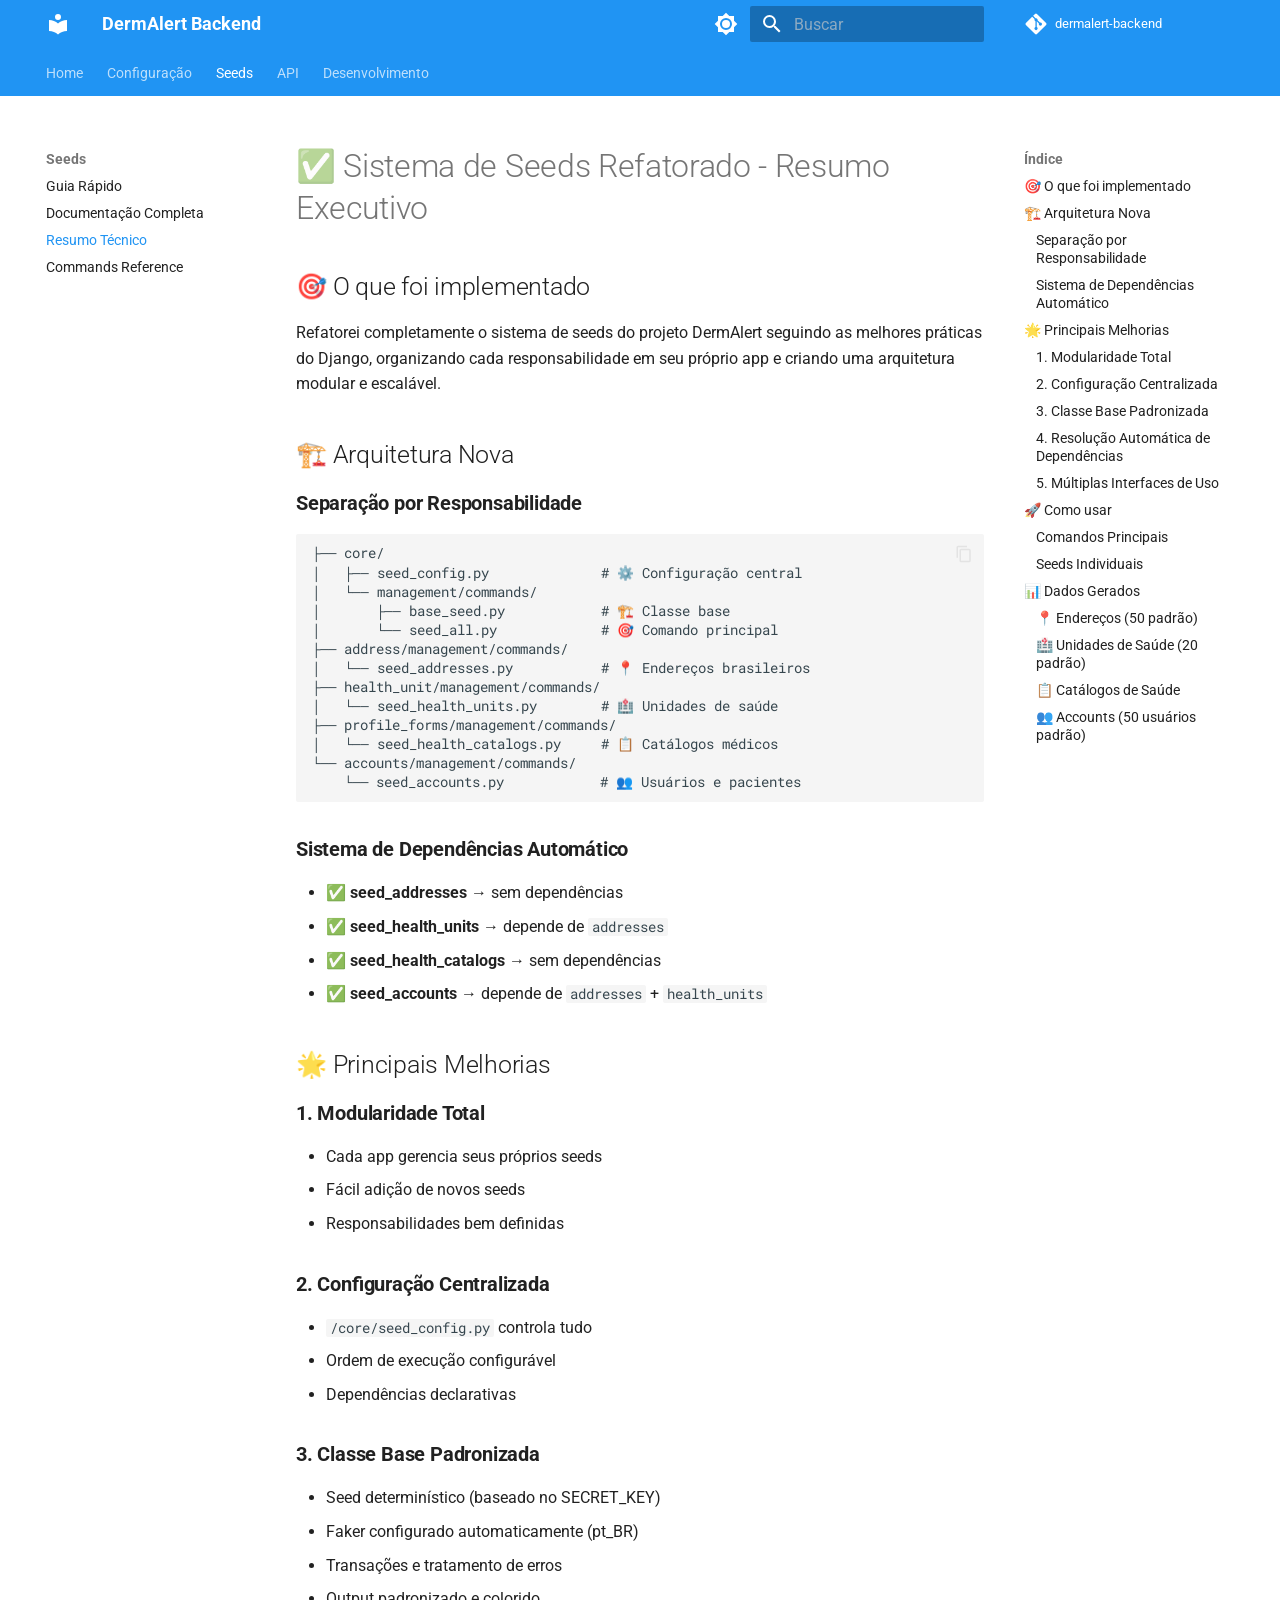
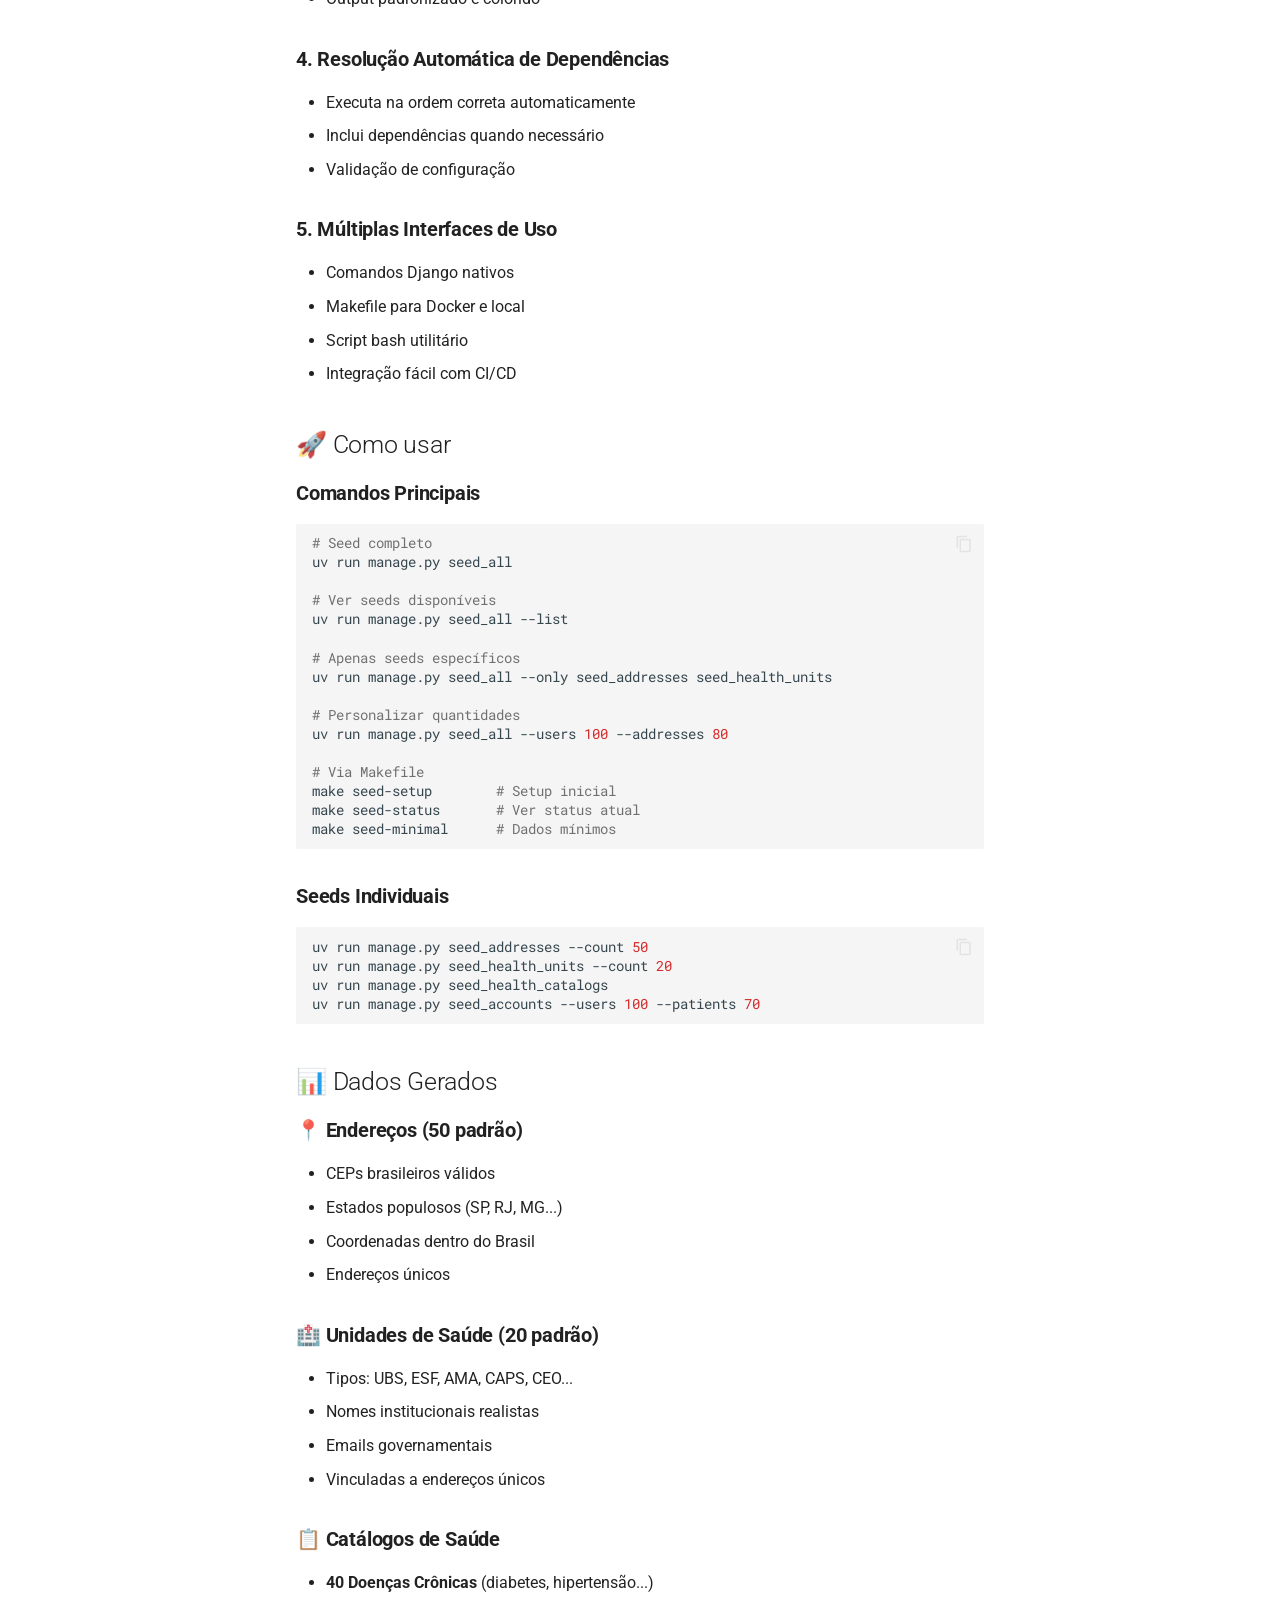
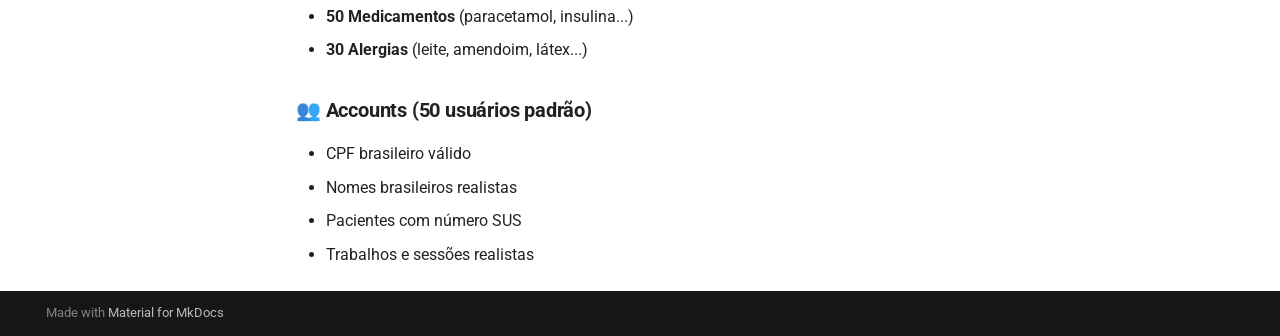
<file: seeds/technical-summary/index.html>
<!doctype html>
<html lang="pt" class="no-js">
  <head>
    
      <meta charset="utf-8">
      <meta name="viewport" content="width=device-width,initial-scale=1">
      
        <meta name="description" content="Sistema backend para diagnóstico dermatológico com IA">
      
      
        <meta name="author" content="Giovanni">
      
      
      
        <link rel="prev" href="../complete-guide/">
      
      
        <link rel="next" href="../commands-reference/">
      
      
      <link rel="icon" href="../../assets/images/favicon.png">
      <meta name="generator" content="mkdocs-1.6.1, mkdocs-material-9.6.15">
    
    
      
        <title>Resumo Técnico - DermAlert Backend</title>
      
    
    
      <link rel="stylesheet" href="../../assets/stylesheets/main.342714a4.min.css">
      
        
        <link rel="stylesheet" href="../../assets/stylesheets/palette.06af60db.min.css">
      
      


    
    
      
    
    
      
        
        
        <link rel="preconnect" href="https://fonts.gstatic.com" crossorigin>
        <link rel="stylesheet" href="https://fonts.googleapis.com/css?family=Roboto:300,300i,400,400i,700,700i%7CRoboto+Mono:400,400i,700,700i&display=fallback">
        <style>:root{--md-text-font:"Roboto";--md-code-font:"Roboto Mono"}</style>
      
    
    
    <script>__md_scope=new URL("../..",location),__md_hash=e=>[...e].reduce(((e,_)=>(e<<5)-e+_.charCodeAt(0)),0),__md_get=(e,_=localStorage,t=__md_scope)=>JSON.parse(_.getItem(t.pathname+"."+e)),__md_set=(e,_,t=localStorage,a=__md_scope)=>{try{t.setItem(a.pathname+"."+e,JSON.stringify(_))}catch(e){}}</script>
    
      

    
    
    
  </head>
  
  
    
    
      
    
    
    
    
    <body dir="ltr" data-md-color-scheme="default" data-md-color-primary="blue" data-md-color-accent="blue">
  
    
    <input class="md-toggle" data-md-toggle="drawer" type="checkbox" id="__drawer" autocomplete="off">
    <input class="md-toggle" data-md-toggle="search" type="checkbox" id="__search" autocomplete="off">
    <label class="md-overlay" for="__drawer"></label>
    <div data-md-component="skip">
      
        
        <a href="#sistema-de-seeds-refatorado-resumo-executivo" class="md-skip">
          Ir para o conteúdo
        </a>
      
    </div>
    <div data-md-component="announce">
      
    </div>
    
    
      

<header class="md-header" data-md-component="header">
  <nav class="md-header__inner md-grid" aria-label="Cabeçalho">
    <a href="../.." title="DermAlert Backend" class="md-header__button md-logo" aria-label="DermAlert Backend" data-md-component="logo">
      
  
  <svg xmlns="http://www.w3.org/2000/svg" viewBox="0 0 24 24"><path d="M12 8a3 3 0 0 0 3-3 3 3 0 0 0-3-3 3 3 0 0 0-3 3 3 3 0 0 0 3 3m0 3.54C9.64 9.35 6.5 8 3 8v11c3.5 0 6.64 1.35 9 3.54 2.36-2.19 5.5-3.54 9-3.54V8c-3.5 0-6.64 1.35-9 3.54"/></svg>

    </a>
    <label class="md-header__button md-icon" for="__drawer">
      
      <svg xmlns="http://www.w3.org/2000/svg" viewBox="0 0 24 24"><path d="M3 6h18v2H3zm0 5h18v2H3zm0 5h18v2H3z"/></svg>
    </label>
    <div class="md-header__title" data-md-component="header-title">
      <div class="md-header__ellipsis">
        <div class="md-header__topic">
          <span class="md-ellipsis">
            DermAlert Backend
          </span>
        </div>
        <div class="md-header__topic" data-md-component="header-topic">
          <span class="md-ellipsis">
            
              Resumo Técnico
            
          </span>
        </div>
      </div>
    </div>
    
      
        <form class="md-header__option" data-md-component="palette">
  
    
    
    
    <input class="md-option" data-md-color-media="" data-md-color-scheme="default" data-md-color-primary="blue" data-md-color-accent="blue"  aria-label="Modo escuro"  type="radio" name="__palette" id="__palette_0">
    
      <label class="md-header__button md-icon" title="Modo escuro" for="__palette_1" hidden>
        <svg xmlns="http://www.w3.org/2000/svg" viewBox="0 0 24 24"><path d="M12 8a4 4 0 0 0-4 4 4 4 0 0 0 4 4 4 4 0 0 0 4-4 4 4 0 0 0-4-4m0 10a6 6 0 0 1-6-6 6 6 0 0 1 6-6 6 6 0 0 1 6 6 6 6 0 0 1-6 6m8-9.31V4h-4.69L12 .69 8.69 4H4v4.69L.69 12 4 15.31V20h4.69L12 23.31 15.31 20H20v-4.69L23.31 12z"/></svg>
      </label>
    
  
    
    
    
    <input class="md-option" data-md-color-media="" data-md-color-scheme="slate" data-md-color-primary="blue" data-md-color-accent="blue"  aria-label="Modo claro"  type="radio" name="__palette" id="__palette_1">
    
      <label class="md-header__button md-icon" title="Modo claro" for="__palette_0" hidden>
        <svg xmlns="http://www.w3.org/2000/svg" viewBox="0 0 24 24"><path d="M12 18c-.89 0-1.74-.2-2.5-.55C11.56 16.5 13 14.42 13 12s-1.44-4.5-3.5-5.45C10.26 6.2 11.11 6 12 6a6 6 0 0 1 6 6 6 6 0 0 1-6 6m8-9.31V4h-4.69L12 .69 8.69 4H4v4.69L.69 12 4 15.31V20h4.69L12 23.31 15.31 20H20v-4.69L23.31 12z"/></svg>
      </label>
    
  
</form>
      
    
    
      <script>var palette=__md_get("__palette");if(palette&&palette.color){if("(prefers-color-scheme)"===palette.color.media){var media=matchMedia("(prefers-color-scheme: light)"),input=document.querySelector(media.matches?"[data-md-color-media='(prefers-color-scheme: light)']":"[data-md-color-media='(prefers-color-scheme: dark)']");palette.color.media=input.getAttribute("data-md-color-media"),palette.color.scheme=input.getAttribute("data-md-color-scheme"),palette.color.primary=input.getAttribute("data-md-color-primary"),palette.color.accent=input.getAttribute("data-md-color-accent")}for(var[key,value]of Object.entries(palette.color))document.body.setAttribute("data-md-color-"+key,value)}</script>
    
    
    
      
      
        <label class="md-header__button md-icon" for="__search">
          
          <svg xmlns="http://www.w3.org/2000/svg" viewBox="0 0 24 24"><path d="M9.5 3A6.5 6.5 0 0 1 16 9.5c0 1.61-.59 3.09-1.56 4.23l.27.27h.79l5 5-1.5 1.5-5-5v-.79l-.27-.27A6.52 6.52 0 0 1 9.5 16 6.5 6.5 0 0 1 3 9.5 6.5 6.5 0 0 1 9.5 3m0 2C7 5 5 7 5 9.5S7 14 9.5 14 14 12 14 9.5 12 5 9.5 5"/></svg>
        </label>
        <div class="md-search" data-md-component="search" role="dialog">
  <label class="md-search__overlay" for="__search"></label>
  <div class="md-search__inner" role="search">
    <form class="md-search__form" name="search">
      <input type="text" class="md-search__input" name="query" aria-label="Buscar" placeholder="Buscar" autocapitalize="off" autocorrect="off" autocomplete="off" spellcheck="false" data-md-component="search-query" required>
      <label class="md-search__icon md-icon" for="__search">
        
        <svg xmlns="http://www.w3.org/2000/svg" viewBox="0 0 24 24"><path d="M9.5 3A6.5 6.5 0 0 1 16 9.5c0 1.61-.59 3.09-1.56 4.23l.27.27h.79l5 5-1.5 1.5-5-5v-.79l-.27-.27A6.52 6.52 0 0 1 9.5 16 6.5 6.5 0 0 1 3 9.5 6.5 6.5 0 0 1 9.5 3m0 2C7 5 5 7 5 9.5S7 14 9.5 14 14 12 14 9.5 12 5 9.5 5"/></svg>
        
        <svg xmlns="http://www.w3.org/2000/svg" viewBox="0 0 24 24"><path d="M20 11v2H8l5.5 5.5-1.42 1.42L4.16 12l7.92-7.92L13.5 5.5 8 11z"/></svg>
      </label>
      <nav class="md-search__options" aria-label="Pesquisar">
        
          <a href="javascript:void(0)" class="md-search__icon md-icon" title="Compartilhar" aria-label="Compartilhar" data-clipboard data-clipboard-text="" data-md-component="search-share" tabindex="-1">
            
            <svg xmlns="http://www.w3.org/2000/svg" viewBox="0 0 24 24"><path d="M18 16.08c-.76 0-1.44.3-1.96.77L8.91 12.7c.05-.23.09-.46.09-.7s-.04-.47-.09-.7l7.05-4.11c.54.5 1.25.81 2.04.81a3 3 0 0 0 3-3 3 3 0 0 0-3-3 3 3 0 0 0-3 3c0 .24.04.47.09.7L8.04 9.81C7.5 9.31 6.79 9 6 9a3 3 0 0 0-3 3 3 3 0 0 0 3 3c.79 0 1.5-.31 2.04-.81l7.12 4.15c-.05.21-.08.43-.08.66 0 1.61 1.31 2.91 2.92 2.91s2.92-1.3 2.92-2.91A2.92 2.92 0 0 0 18 16.08"/></svg>
          </a>
        
        <button type="reset" class="md-search__icon md-icon" title="Limpar" aria-label="Limpar" tabindex="-1">
          
          <svg xmlns="http://www.w3.org/2000/svg" viewBox="0 0 24 24"><path d="M19 6.41 17.59 5 12 10.59 6.41 5 5 6.41 10.59 12 5 17.59 6.41 19 12 13.41 17.59 19 19 17.59 13.41 12z"/></svg>
        </button>
      </nav>
      
    </form>
    <div class="md-search__output">
      <div class="md-search__scrollwrap" tabindex="0" data-md-scrollfix>
        <div class="md-search-result" data-md-component="search-result">
          <div class="md-search-result__meta">
            Inicializando a pesquisa
          </div>
          <ol class="md-search-result__list" role="presentation"></ol>
        </div>
      </div>
    </div>
  </div>
</div>
      
    
    
      <div class="md-header__source">
        <a href="https://github.com/DermAlert/dermalert-backend" title="Ir ao repositório" class="md-source" data-md-component="source">
  <div class="md-source__icon md-icon">
    
    <svg xmlns="http://www.w3.org/2000/svg" viewBox="0 0 448 512"><!--! Font Awesome Free 6.7.2 by @fontawesome - https://fontawesome.com License - https://fontawesome.com/license/free (Icons: CC BY 4.0, Fonts: SIL OFL 1.1, Code: MIT License) Copyright 2024 Fonticons, Inc.--><path d="M439.55 236.05 244 40.45a28.87 28.87 0 0 0-40.81 0l-40.66 40.63 51.52 51.52c27.06-9.14 52.68 16.77 43.39 43.68l49.66 49.66c34.23-11.8 61.18 31 35.47 56.69-26.49 26.49-70.21-2.87-56-37.34L240.22 199v121.85c25.3 12.54 22.26 41.85 9.08 55a34.34 34.34 0 0 1-48.55 0c-17.57-17.6-11.07-46.91 11.25-56v-123c-20.8-8.51-24.6-30.74-18.64-45L142.57 101 8.45 235.14a28.86 28.86 0 0 0 0 40.81l195.61 195.6a28.86 28.86 0 0 0 40.8 0l194.69-194.69a28.86 28.86 0 0 0 0-40.81"/></svg>
  </div>
  <div class="md-source__repository">
    dermalert-backend
  </div>
</a>
      </div>
    
  </nav>
  
</header>
    
    <div class="md-container" data-md-component="container">
      
      
        
          
            
<nav class="md-tabs" aria-label="Abas" data-md-component="tabs">
  <div class="md-grid">
    <ul class="md-tabs__list">
      
        
  
  
  
  
    <li class="md-tabs__item">
      <a href="../.." class="md-tabs__link">
        
  
  
    
  
  Home

      </a>
    </li>
  

      
        
  
  
  
  
    
    
      <li class="md-tabs__item">
        <a href="../../setup/postgres/" class="md-tabs__link">
          
  
  
  Configuração

        </a>
      </li>
    
  

      
        
  
  
  
    
  
  
    
    
      <li class="md-tabs__item md-tabs__item--active">
        <a href="../quick-guide/" class="md-tabs__link">
          
  
  
  Seeds

        </a>
      </li>
    
  

      
        
  
  
  
  
    
    
      <li class="md-tabs__item">
        <a href="../../api/accounts/" class="md-tabs__link">
          
  
  
  API

        </a>
      </li>
    
  

      
        
  
  
  
  
    
    
      <li class="md-tabs__item">
        <a href="../../development/architecture/" class="md-tabs__link">
          
  
  
  Desenvolvimento

        </a>
      </li>
    
  

      
    </ul>
  </div>
</nav>
          
        
      
      <main class="md-main" data-md-component="main">
        <div class="md-main__inner md-grid">
          
            
              
              <div class="md-sidebar md-sidebar--primary" data-md-component="sidebar" data-md-type="navigation" >
                <div class="md-sidebar__scrollwrap">
                  <div class="md-sidebar__inner">
                    


  


<nav class="md-nav md-nav--primary md-nav--lifted" aria-label="Navegação" data-md-level="0">
  <label class="md-nav__title" for="__drawer">
    <a href="../.." title="DermAlert Backend" class="md-nav__button md-logo" aria-label="DermAlert Backend" data-md-component="logo">
      
  
  <svg xmlns="http://www.w3.org/2000/svg" viewBox="0 0 24 24"><path d="M12 8a3 3 0 0 0 3-3 3 3 0 0 0-3-3 3 3 0 0 0-3 3 3 3 0 0 0 3 3m0 3.54C9.64 9.35 6.5 8 3 8v11c3.5 0 6.64 1.35 9 3.54 2.36-2.19 5.5-3.54 9-3.54V8c-3.5 0-6.64 1.35-9 3.54"/></svg>

    </a>
    DermAlert Backend
  </label>
  
    <div class="md-nav__source">
      <a href="https://github.com/DermAlert/dermalert-backend" title="Ir ao repositório" class="md-source" data-md-component="source">
  <div class="md-source__icon md-icon">
    
    <svg xmlns="http://www.w3.org/2000/svg" viewBox="0 0 448 512"><!--! Font Awesome Free 6.7.2 by @fontawesome - https://fontawesome.com License - https://fontawesome.com/license/free (Icons: CC BY 4.0, Fonts: SIL OFL 1.1, Code: MIT License) Copyright 2024 Fonticons, Inc.--><path d="M439.55 236.05 244 40.45a28.87 28.87 0 0 0-40.81 0l-40.66 40.63 51.52 51.52c27.06-9.14 52.68 16.77 43.39 43.68l49.66 49.66c34.23-11.8 61.18 31 35.47 56.69-26.49 26.49-70.21-2.87-56-37.34L240.22 199v121.85c25.3 12.54 22.26 41.85 9.08 55a34.34 34.34 0 0 1-48.55 0c-17.57-17.6-11.07-46.91 11.25-56v-123c-20.8-8.51-24.6-30.74-18.64-45L142.57 101 8.45 235.14a28.86 28.86 0 0 0 0 40.81l195.61 195.6a28.86 28.86 0 0 0 40.8 0l194.69-194.69a28.86 28.86 0 0 0 0-40.81"/></svg>
  </div>
  <div class="md-source__repository">
    dermalert-backend
  </div>
</a>
    </div>
  
  <ul class="md-nav__list" data-md-scrollfix>
    
      
      
  
  
  
  
    <li class="md-nav__item">
      <a href="../.." class="md-nav__link">
        
  
  
  <span class="md-ellipsis">
    Home
    
  </span>
  

      </a>
    </li>
  

    
      
      
  
  
  
  
    
    
    
    
      
      
        
      
    
    
    <li class="md-nav__item md-nav__item--nested">
      
        
        
          
        
        <input class="md-nav__toggle md-toggle md-toggle--indeterminate" type="checkbox" id="__nav_2" >
        
          
          <label class="md-nav__link" for="__nav_2" id="__nav_2_label" tabindex="0">
            
  
  
  <span class="md-ellipsis">
    Configuração
    
  </span>
  

            <span class="md-nav__icon md-icon"></span>
          </label>
        
        <nav class="md-nav" data-md-level="1" aria-labelledby="__nav_2_label" aria-expanded="false">
          <label class="md-nav__title" for="__nav_2">
            <span class="md-nav__icon md-icon"></span>
            Configuração
          </label>
          <ul class="md-nav__list" data-md-scrollfix>
            
              
                
  
  
  
  
    <li class="md-nav__item">
      <a href="../../setup/postgres/" class="md-nav__link">
        
  
  
  <span class="md-ellipsis">
    PostgreSQL
    
  </span>
  

      </a>
    </li>
  

              
            
              
                
  
  
  
  
    <li class="md-nav__item">
      <a href="../../setup/minio/" class="md-nav__link">
        
  
  
  <span class="md-ellipsis">
    MinIO
    
  </span>
  

      </a>
    </li>
  

              
            
              
                
  
  
  
  
    <li class="md-nav__item">
      <a href="../../setup/development/" class="md-nav__link">
        
  
  
  <span class="md-ellipsis">
    Ambiente de Desenvolvimento
    
  </span>
  

      </a>
    </li>
  

              
            
          </ul>
        </nav>
      
    </li>
  

    
      
      
  
  
    
  
  
  
    
    
    
    
      
        
        
      
      
        
      
    
    
    <li class="md-nav__item md-nav__item--active md-nav__item--section md-nav__item--nested">
      
        
        
        <input class="md-nav__toggle md-toggle " type="checkbox" id="__nav_3" checked>
        
          
          <label class="md-nav__link" for="__nav_3" id="__nav_3_label" tabindex="">
            
  
  
  <span class="md-ellipsis">
    Seeds
    
  </span>
  

            <span class="md-nav__icon md-icon"></span>
          </label>
        
        <nav class="md-nav" data-md-level="1" aria-labelledby="__nav_3_label" aria-expanded="true">
          <label class="md-nav__title" for="__nav_3">
            <span class="md-nav__icon md-icon"></span>
            Seeds
          </label>
          <ul class="md-nav__list" data-md-scrollfix>
            
              
                
  
  
  
  
    <li class="md-nav__item">
      <a href="../quick-guide/" class="md-nav__link">
        
  
  
  <span class="md-ellipsis">
    Guia Rápido
    
  </span>
  

      </a>
    </li>
  

              
            
              
                
  
  
  
  
    <li class="md-nav__item">
      <a href="../complete-guide/" class="md-nav__link">
        
  
  
  <span class="md-ellipsis">
    Documentação Completa
    
  </span>
  

      </a>
    </li>
  

              
            
              
                
  
  
    
  
  
  
    <li class="md-nav__item md-nav__item--active">
      
      <input class="md-nav__toggle md-toggle" type="checkbox" id="__toc">
      
      
        
      
      
        <label class="md-nav__link md-nav__link--active" for="__toc">
          
  
  
  <span class="md-ellipsis">
    Resumo Técnico
    
  </span>
  

          <span class="md-nav__icon md-icon"></span>
        </label>
      
      <a href="./" class="md-nav__link md-nav__link--active">
        
  
  
  <span class="md-ellipsis">
    Resumo Técnico
    
  </span>
  

      </a>
      
        

<nav class="md-nav md-nav--secondary" aria-label="Índice">
  
  
  
    
  
  
    <label class="md-nav__title" for="__toc">
      <span class="md-nav__icon md-icon"></span>
      Índice
    </label>
    <ul class="md-nav__list" data-md-component="toc" data-md-scrollfix>
      
        <li class="md-nav__item">
  <a href="#o-que-foi-implementado" class="md-nav__link">
    <span class="md-ellipsis">
      🎯 O que foi implementado
    </span>
  </a>
  
</li>
      
        <li class="md-nav__item">
  <a href="#arquitetura-nova" class="md-nav__link">
    <span class="md-ellipsis">
      🏗️ Arquitetura Nova
    </span>
  </a>
  
    <nav class="md-nav" aria-label="🏗️ Arquitetura Nova">
      <ul class="md-nav__list">
        
          <li class="md-nav__item">
  <a href="#separacao-por-responsabilidade" class="md-nav__link">
    <span class="md-ellipsis">
      Separação por Responsabilidade
    </span>
  </a>
  
</li>
        
          <li class="md-nav__item">
  <a href="#sistema-de-dependencias-automatico" class="md-nav__link">
    <span class="md-ellipsis">
      Sistema de Dependências Automático
    </span>
  </a>
  
</li>
        
      </ul>
    </nav>
  
</li>
      
        <li class="md-nav__item">
  <a href="#principais-melhorias" class="md-nav__link">
    <span class="md-ellipsis">
      🌟 Principais Melhorias
    </span>
  </a>
  
    <nav class="md-nav" aria-label="🌟 Principais Melhorias">
      <ul class="md-nav__list">
        
          <li class="md-nav__item">
  <a href="#1-modularidade-total" class="md-nav__link">
    <span class="md-ellipsis">
      1. Modularidade Total
    </span>
  </a>
  
</li>
        
          <li class="md-nav__item">
  <a href="#2-configuracao-centralizada" class="md-nav__link">
    <span class="md-ellipsis">
      2. Configuração Centralizada
    </span>
  </a>
  
</li>
        
          <li class="md-nav__item">
  <a href="#3-classe-base-padronizada" class="md-nav__link">
    <span class="md-ellipsis">
      3. Classe Base Padronizada
    </span>
  </a>
  
</li>
        
          <li class="md-nav__item">
  <a href="#4-resolucao-automatica-de-dependencias" class="md-nav__link">
    <span class="md-ellipsis">
      4. Resolução Automática de Dependências
    </span>
  </a>
  
</li>
        
          <li class="md-nav__item">
  <a href="#5-multiplas-interfaces-de-uso" class="md-nav__link">
    <span class="md-ellipsis">
      5. Múltiplas Interfaces de Uso
    </span>
  </a>
  
</li>
        
      </ul>
    </nav>
  
</li>
      
        <li class="md-nav__item">
  <a href="#como-usar" class="md-nav__link">
    <span class="md-ellipsis">
      🚀 Como usar
    </span>
  </a>
  
    <nav class="md-nav" aria-label="🚀 Como usar">
      <ul class="md-nav__list">
        
          <li class="md-nav__item">
  <a href="#comandos-principais" class="md-nav__link">
    <span class="md-ellipsis">
      Comandos Principais
    </span>
  </a>
  
</li>
        
          <li class="md-nav__item">
  <a href="#seeds-individuais" class="md-nav__link">
    <span class="md-ellipsis">
      Seeds Individuais
    </span>
  </a>
  
</li>
        
      </ul>
    </nav>
  
</li>
      
        <li class="md-nav__item">
  <a href="#dados-gerados" class="md-nav__link">
    <span class="md-ellipsis">
      📊 Dados Gerados
    </span>
  </a>
  
    <nav class="md-nav" aria-label="📊 Dados Gerados">
      <ul class="md-nav__list">
        
          <li class="md-nav__item">
  <a href="#enderecos-50-padrao" class="md-nav__link">
    <span class="md-ellipsis">
      📍 Endereços (50 padrão)
    </span>
  </a>
  
</li>
        
          <li class="md-nav__item">
  <a href="#unidades-de-saude-20-padrao" class="md-nav__link">
    <span class="md-ellipsis">
      🏥 Unidades de Saúde (20 padrão)
    </span>
  </a>
  
</li>
        
          <li class="md-nav__item">
  <a href="#catalogos-de-saude" class="md-nav__link">
    <span class="md-ellipsis">
      📋 Catálogos de Saúde
    </span>
  </a>
  
</li>
        
          <li class="md-nav__item">
  <a href="#accounts-50-usuarios-padrao" class="md-nav__link">
    <span class="md-ellipsis">
      👥 Accounts (50 usuários padrão)
    </span>
  </a>
  
</li>
        
      </ul>
    </nav>
  
</li>
      
    </ul>
  
</nav>
      
    </li>
  

              
            
              
                
  
  
  
  
    <li class="md-nav__item">
      <a href="../commands-reference/" class="md-nav__link">
        
  
  
  <span class="md-ellipsis">
    Commands Reference
    
  </span>
  

      </a>
    </li>
  

              
            
          </ul>
        </nav>
      
    </li>
  

    
      
      
  
  
  
  
    
    
    
    
      
      
        
      
    
    
    <li class="md-nav__item md-nav__item--nested">
      
        
        
          
        
        <input class="md-nav__toggle md-toggle md-toggle--indeterminate" type="checkbox" id="__nav_4" >
        
          
          <label class="md-nav__link" for="__nav_4" id="__nav_4_label" tabindex="0">
            
  
  
  <span class="md-ellipsis">
    API
    
  </span>
  

            <span class="md-nav__icon md-icon"></span>
          </label>
        
        <nav class="md-nav" data-md-level="1" aria-labelledby="__nav_4_label" aria-expanded="false">
          <label class="md-nav__title" for="__nav_4">
            <span class="md-nav__icon md-icon"></span>
            API
          </label>
          <ul class="md-nav__list" data-md-scrollfix>
            
              
                
  
  
  
  
    <li class="md-nav__item">
      <a href="../../api/accounts/" class="md-nav__link">
        
  
  
  <span class="md-ellipsis">
    Accounts
    
  </span>
  

      </a>
    </li>
  

              
            
              
                
  
  
  
  
    <li class="md-nav__item">
      <a href="../../api/health-units/" class="md-nav__link">
        
  
  
  <span class="md-ellipsis">
    Health Units
    
  </span>
  

      </a>
    </li>
  

              
            
              
                
  
  
  
  
    <li class="md-nav__item">
      <a href="../../api/addresses/" class="md-nav__link">
        
  
  
  <span class="md-ellipsis">
    Endereços
    
  </span>
  

      </a>
    </li>
  

              
            
          </ul>
        </nav>
      
    </li>
  

    
      
      
  
  
  
  
    
    
    
    
      
      
        
      
    
    
    <li class="md-nav__item md-nav__item--nested">
      
        
        
          
        
        <input class="md-nav__toggle md-toggle md-toggle--indeterminate" type="checkbox" id="__nav_5" >
        
          
          <label class="md-nav__link" for="__nav_5" id="__nav_5_label" tabindex="0">
            
  
  
  <span class="md-ellipsis">
    Desenvolvimento
    
  </span>
  

            <span class="md-nav__icon md-icon"></span>
          </label>
        
        <nav class="md-nav" data-md-level="1" aria-labelledby="__nav_5_label" aria-expanded="false">
          <label class="md-nav__title" for="__nav_5">
            <span class="md-nav__icon md-icon"></span>
            Desenvolvimento
          </label>
          <ul class="md-nav__list" data-md-scrollfix>
            
              
                
  
  
  
  
    <li class="md-nav__item">
      <a href="../../development/architecture/" class="md-nav__link">
        
  
  
  <span class="md-ellipsis">
    Arquitetura
    
  </span>
  

      </a>
    </li>
  

              
            
              
                
  
  
  
  
    <li class="md-nav__item">
      <a href="../../development/testing.md" class="md-nav__link">
        
  
  
  <span class="md-ellipsis">
    Testes
    
  </span>
  

      </a>
    </li>
  

              
            
              
                
  
  
  
  
    <li class="md-nav__item">
      <a href="../../development/deploy.md" class="md-nav__link">
        
  
  
  <span class="md-ellipsis">
    Deploy
    
  </span>
  

      </a>
    </li>
  

              
            
          </ul>
        </nav>
      
    </li>
  

    
  </ul>
</nav>
                  </div>
                </div>
              </div>
            
            
              
              <div class="md-sidebar md-sidebar--secondary" data-md-component="sidebar" data-md-type="toc" >
                <div class="md-sidebar__scrollwrap">
                  <div class="md-sidebar__inner">
                    

<nav class="md-nav md-nav--secondary" aria-label="Índice">
  
  
  
    
  
  
    <label class="md-nav__title" for="__toc">
      <span class="md-nav__icon md-icon"></span>
      Índice
    </label>
    <ul class="md-nav__list" data-md-component="toc" data-md-scrollfix>
      
        <li class="md-nav__item">
  <a href="#o-que-foi-implementado" class="md-nav__link">
    <span class="md-ellipsis">
      🎯 O que foi implementado
    </span>
  </a>
  
</li>
      
        <li class="md-nav__item">
  <a href="#arquitetura-nova" class="md-nav__link">
    <span class="md-ellipsis">
      🏗️ Arquitetura Nova
    </span>
  </a>
  
    <nav class="md-nav" aria-label="🏗️ Arquitetura Nova">
      <ul class="md-nav__list">
        
          <li class="md-nav__item">
  <a href="#separacao-por-responsabilidade" class="md-nav__link">
    <span class="md-ellipsis">
      Separação por Responsabilidade
    </span>
  </a>
  
</li>
        
          <li class="md-nav__item">
  <a href="#sistema-de-dependencias-automatico" class="md-nav__link">
    <span class="md-ellipsis">
      Sistema de Dependências Automático
    </span>
  </a>
  
</li>
        
      </ul>
    </nav>
  
</li>
      
        <li class="md-nav__item">
  <a href="#principais-melhorias" class="md-nav__link">
    <span class="md-ellipsis">
      🌟 Principais Melhorias
    </span>
  </a>
  
    <nav class="md-nav" aria-label="🌟 Principais Melhorias">
      <ul class="md-nav__list">
        
          <li class="md-nav__item">
  <a href="#1-modularidade-total" class="md-nav__link">
    <span class="md-ellipsis">
      1. Modularidade Total
    </span>
  </a>
  
</li>
        
          <li class="md-nav__item">
  <a href="#2-configuracao-centralizada" class="md-nav__link">
    <span class="md-ellipsis">
      2. Configuração Centralizada
    </span>
  </a>
  
</li>
        
          <li class="md-nav__item">
  <a href="#3-classe-base-padronizada" class="md-nav__link">
    <span class="md-ellipsis">
      3. Classe Base Padronizada
    </span>
  </a>
  
</li>
        
          <li class="md-nav__item">
  <a href="#4-resolucao-automatica-de-dependencias" class="md-nav__link">
    <span class="md-ellipsis">
      4. Resolução Automática de Dependências
    </span>
  </a>
  
</li>
        
          <li class="md-nav__item">
  <a href="#5-multiplas-interfaces-de-uso" class="md-nav__link">
    <span class="md-ellipsis">
      5. Múltiplas Interfaces de Uso
    </span>
  </a>
  
</li>
        
      </ul>
    </nav>
  
</li>
      
        <li class="md-nav__item">
  <a href="#como-usar" class="md-nav__link">
    <span class="md-ellipsis">
      🚀 Como usar
    </span>
  </a>
  
    <nav class="md-nav" aria-label="🚀 Como usar">
      <ul class="md-nav__list">
        
          <li class="md-nav__item">
  <a href="#comandos-principais" class="md-nav__link">
    <span class="md-ellipsis">
      Comandos Principais
    </span>
  </a>
  
</li>
        
          <li class="md-nav__item">
  <a href="#seeds-individuais" class="md-nav__link">
    <span class="md-ellipsis">
      Seeds Individuais
    </span>
  </a>
  
</li>
        
      </ul>
    </nav>
  
</li>
      
        <li class="md-nav__item">
  <a href="#dados-gerados" class="md-nav__link">
    <span class="md-ellipsis">
      📊 Dados Gerados
    </span>
  </a>
  
    <nav class="md-nav" aria-label="📊 Dados Gerados">
      <ul class="md-nav__list">
        
          <li class="md-nav__item">
  <a href="#enderecos-50-padrao" class="md-nav__link">
    <span class="md-ellipsis">
      📍 Endereços (50 padrão)
    </span>
  </a>
  
</li>
        
          <li class="md-nav__item">
  <a href="#unidades-de-saude-20-padrao" class="md-nav__link">
    <span class="md-ellipsis">
      🏥 Unidades de Saúde (20 padrão)
    </span>
  </a>
  
</li>
        
          <li class="md-nav__item">
  <a href="#catalogos-de-saude" class="md-nav__link">
    <span class="md-ellipsis">
      📋 Catálogos de Saúde
    </span>
  </a>
  
</li>
        
          <li class="md-nav__item">
  <a href="#accounts-50-usuarios-padrao" class="md-nav__link">
    <span class="md-ellipsis">
      👥 Accounts (50 usuários padrão)
    </span>
  </a>
  
</li>
        
      </ul>
    </nav>
  
</li>
      
    </ul>
  
</nav>
                  </div>
                </div>
              </div>
            
          
          
            <div class="md-content" data-md-component="content">
              <article class="md-content__inner md-typeset">
                
                  


  
  


<h1 id="sistema-de-seeds-refatorado-resumo-executivo">✅ Sistema de Seeds Refatorado - Resumo Executivo</h1>
<h2 id="o-que-foi-implementado">🎯 O que foi implementado</h2>
<p>Refatorei completamente o sistema de seeds do projeto DermAlert seguindo as melhores práticas do Django, organizando cada responsabilidade em seu próprio app e criando uma arquitetura modular e escalável.</p>
<h2 id="arquitetura-nova">🏗️ Arquitetura Nova</h2>
<h3 id="separacao-por-responsabilidade"><strong>Separação por Responsabilidade</strong></h3>
<div class="highlight"><pre><span></span><code><a id="__codelineno-0-1" name="__codelineno-0-1" href="#__codelineno-0-1"></a>├── core/
<a id="__codelineno-0-2" name="__codelineno-0-2" href="#__codelineno-0-2"></a>│   ├── seed_config.py              # ⚙️ Configuração central
<a id="__codelineno-0-3" name="__codelineno-0-3" href="#__codelineno-0-3"></a>│   └── management/commands/
<a id="__codelineno-0-4" name="__codelineno-0-4" href="#__codelineno-0-4"></a>│       ├── base_seed.py            # 🏗️ Classe base
<a id="__codelineno-0-5" name="__codelineno-0-5" href="#__codelineno-0-5"></a>│       └── seed_all.py             # 🎯 Comando principal
<a id="__codelineno-0-6" name="__codelineno-0-6" href="#__codelineno-0-6"></a>├── address/management/commands/
<a id="__codelineno-0-7" name="__codelineno-0-7" href="#__codelineno-0-7"></a>│   └── seed_addresses.py           # 📍 Endereços brasileiros
<a id="__codelineno-0-8" name="__codelineno-0-8" href="#__codelineno-0-8"></a>├── health_unit/management/commands/
<a id="__codelineno-0-9" name="__codelineno-0-9" href="#__codelineno-0-9"></a>│   └── seed_health_units.py        # 🏥 Unidades de saúde
<a id="__codelineno-0-10" name="__codelineno-0-10" href="#__codelineno-0-10"></a>├── profile_forms/management/commands/
<a id="__codelineno-0-11" name="__codelineno-0-11" href="#__codelineno-0-11"></a>│   └── seed_health_catalogs.py     # 📋 Catálogos médicos
<a id="__codelineno-0-12" name="__codelineno-0-12" href="#__codelineno-0-12"></a>└── accounts/management/commands/
<a id="__codelineno-0-13" name="__codelineno-0-13" href="#__codelineno-0-13"></a>    └── seed_accounts.py            # 👥 Usuários e pacientes
</code></pre></div>
<h3 id="sistema-de-dependencias-automatico"><strong>Sistema de Dependências Automático</strong></h3>
<ul>
<li>✅ <strong>seed_addresses</strong> → sem dependências</li>
<li>✅ <strong>seed_health_units</strong> → depende de <code>addresses</code></li>
<li>✅ <strong>seed_health_catalogs</strong> → sem dependências  </li>
<li>✅ <strong>seed_accounts</strong> → depende de <code>addresses</code> + <code>health_units</code></li>
</ul>
<h2 id="principais-melhorias">🌟 Principais Melhorias</h2>
<h3 id="1-modularidade-total"><strong>1. Modularidade Total</strong></h3>
<ul>
<li>Cada app gerencia seus próprios seeds</li>
<li>Fácil adição de novos seeds</li>
<li>Responsabilidades bem definidas</li>
</ul>
<h3 id="2-configuracao-centralizada"><strong>2. Configuração Centralizada</strong></h3>
<ul>
<li><code>/core/seed_config.py</code> controla tudo</li>
<li>Ordem de execução configurável</li>
<li>Dependências declarativas</li>
</ul>
<h3 id="3-classe-base-padronizada"><strong>3. Classe Base Padronizada</strong></h3>
<ul>
<li>Seed determinístico (baseado no SECRET_KEY)</li>
<li>Faker configurado automaticamente (pt_BR)</li>
<li>Transações e tratamento de erros</li>
<li>Output padronizado e colorido</li>
</ul>
<h3 id="4-resolucao-automatica-de-dependencias"><strong>4. Resolução Automática de Dependências</strong></h3>
<ul>
<li>Executa na ordem correta automaticamente</li>
<li>Inclui dependências quando necessário</li>
<li>Validação de configuração</li>
</ul>
<h3 id="5-multiplas-interfaces-de-uso"><strong>5. Múltiplas Interfaces de Uso</strong></h3>
<ul>
<li>Comandos Django nativos</li>
<li>Makefile para Docker e local</li>
<li>Script bash utilitário</li>
<li>Integração fácil com CI/CD</li>
</ul>
<h2 id="como-usar">🚀 Como usar</h2>
<h3 id="comandos-principais"><strong>Comandos Principais</strong></h3>
<div class="highlight"><pre><span></span><code><a id="__codelineno-1-1" name="__codelineno-1-1" href="#__codelineno-1-1"></a><span class="c1"># Seed completo</span>
<a id="__codelineno-1-2" name="__codelineno-1-2" href="#__codelineno-1-2"></a>uv<span class="w"> </span>run<span class="w"> </span>manage.py<span class="w"> </span>seed_all
<a id="__codelineno-1-3" name="__codelineno-1-3" href="#__codelineno-1-3"></a>
<a id="__codelineno-1-4" name="__codelineno-1-4" href="#__codelineno-1-4"></a><span class="c1"># Ver seeds disponíveis</span>
<a id="__codelineno-1-5" name="__codelineno-1-5" href="#__codelineno-1-5"></a>uv<span class="w"> </span>run<span class="w"> </span>manage.py<span class="w"> </span>seed_all<span class="w"> </span>--list
<a id="__codelineno-1-6" name="__codelineno-1-6" href="#__codelineno-1-6"></a>
<a id="__codelineno-1-7" name="__codelineno-1-7" href="#__codelineno-1-7"></a><span class="c1"># Apenas seeds específicos</span>
<a id="__codelineno-1-8" name="__codelineno-1-8" href="#__codelineno-1-8"></a>uv<span class="w"> </span>run<span class="w"> </span>manage.py<span class="w"> </span>seed_all<span class="w"> </span>--only<span class="w"> </span>seed_addresses<span class="w"> </span>seed_health_units
<a id="__codelineno-1-9" name="__codelineno-1-9" href="#__codelineno-1-9"></a>
<a id="__codelineno-1-10" name="__codelineno-1-10" href="#__codelineno-1-10"></a><span class="c1"># Personalizar quantidades</span>
<a id="__codelineno-1-11" name="__codelineno-1-11" href="#__codelineno-1-11"></a>uv<span class="w"> </span>run<span class="w"> </span>manage.py<span class="w"> </span>seed_all<span class="w"> </span>--users<span class="w"> </span><span class="m">100</span><span class="w"> </span>--addresses<span class="w"> </span><span class="m">80</span>
<a id="__codelineno-1-12" name="__codelineno-1-12" href="#__codelineno-1-12"></a>
<a id="__codelineno-1-13" name="__codelineno-1-13" href="#__codelineno-1-13"></a><span class="c1"># Via Makefile</span>
<a id="__codelineno-1-14" name="__codelineno-1-14" href="#__codelineno-1-14"></a>make<span class="w"> </span>seed-setup<span class="w">        </span><span class="c1"># Setup inicial</span>
<a id="__codelineno-1-15" name="__codelineno-1-15" href="#__codelineno-1-15"></a>make<span class="w"> </span>seed-status<span class="w">       </span><span class="c1"># Ver status atual</span>
<a id="__codelineno-1-16" name="__codelineno-1-16" href="#__codelineno-1-16"></a>make<span class="w"> </span>seed-minimal<span class="w">      </span><span class="c1"># Dados mínimos</span>
</code></pre></div>
<h3 id="seeds-individuais"><strong>Seeds Individuais</strong></h3>
<div class="highlight"><pre><span></span><code><a id="__codelineno-2-1" name="__codelineno-2-1" href="#__codelineno-2-1"></a>uv<span class="w"> </span>run<span class="w"> </span>manage.py<span class="w"> </span>seed_addresses<span class="w"> </span>--count<span class="w"> </span><span class="m">50</span>
<a id="__codelineno-2-2" name="__codelineno-2-2" href="#__codelineno-2-2"></a>uv<span class="w"> </span>run<span class="w"> </span>manage.py<span class="w"> </span>seed_health_units<span class="w"> </span>--count<span class="w"> </span><span class="m">20</span>
<a id="__codelineno-2-3" name="__codelineno-2-3" href="#__codelineno-2-3"></a>uv<span class="w"> </span>run<span class="w"> </span>manage.py<span class="w"> </span>seed_health_catalogs
<a id="__codelineno-2-4" name="__codelineno-2-4" href="#__codelineno-2-4"></a>uv<span class="w"> </span>run<span class="w"> </span>manage.py<span class="w"> </span>seed_accounts<span class="w"> </span>--users<span class="w"> </span><span class="m">100</span><span class="w"> </span>--patients<span class="w"> </span><span class="m">70</span>
</code></pre></div>
<h2 id="dados-gerados">📊 Dados Gerados</h2>
<h3 id="enderecos-50-padrao"><strong>📍 Endereços (50 padrão)</strong></h3>
<ul>
<li>CEPs brasileiros válidos</li>
<li>Estados populosos (SP, RJ, MG...)</li>
<li>Coordenadas dentro do Brasil</li>
<li>Endereços únicos</li>
</ul>
<h3 id="unidades-de-saude-20-padrao"><strong>🏥 Unidades de Saúde (20 padrão)</strong></h3>
<ul>
<li>Tipos: UBS, ESF, AMA, CAPS, CEO...</li>
<li>Nomes institucionais realistas</li>
<li>Emails governamentais</li>
<li>Vinculadas a endereços únicos</li>
</ul>
<h3 id="catalogos-de-saude"><strong>📋 Catálogos de Saúde</strong></h3>
<ul>
<li><strong>40 Doenças Crônicas</strong> (diabetes, hipertensão...)</li>
<li><strong>50 Medicamentos</strong> (paracetamol, insulina...)</li>
<li><strong>30 Alergias</strong> (leite, amendoim, látex...)</li>
</ul>
<h3 id="accounts-50-usuarios-padrao"><strong>👥 Accounts (50 usuários padrão)</strong></h3>
<ul>
<li>CPF brasileiro válido</li>
<li>Nomes brasileiros realistas</li>
<li>Pacientes com número SUS</li>
<li>Trabalhos e sessões realistas</li>
</ul>












                
              </article>
            </div>
          
          
<script>var target=document.getElementById(location.hash.slice(1));target&&target.name&&(target.checked=target.name.startsWith("__tabbed_"))</script>
        </div>
        
          <button type="button" class="md-top md-icon" data-md-component="top" hidden>
  
  <svg xmlns="http://www.w3.org/2000/svg" viewBox="0 0 24 24"><path d="M13 20h-2V8l-5.5 5.5-1.42-1.42L12 4.16l7.92 7.92-1.42 1.42L13 8z"/></svg>
  Voltar ao topo
</button>
        
      </main>
      
        <footer class="md-footer">
  
  <div class="md-footer-meta md-typeset">
    <div class="md-footer-meta__inner md-grid">
      <div class="md-copyright">
  
  
    Made with
    <a href="https://squidfunk.github.io/mkdocs-material/" target="_blank" rel="noopener">
      Material for MkDocs
    </a>
  
</div>
      
    </div>
  </div>
</footer>
      
    </div>
    <div class="md-dialog" data-md-component="dialog">
      <div class="md-dialog__inner md-typeset"></div>
    </div>
    
    
    
      
      <script id="__config" type="application/json">{"base": "../..", "features": ["navigation.tabs", "navigation.sections", "navigation.expand", "navigation.top", "search.highlight", "search.share", "content.code.copy"], "search": "../../assets/javascripts/workers/search.d50fe291.min.js", "tags": null, "translations": {"clipboard.copied": "Copiado para \u00e1rea de transfer\u00eancia", "clipboard.copy": "Copiar para \u00e1rea de transfer\u00eancia", "search.result.more.one": "Mais 1 nesta p\u00e1gina", "search.result.more.other": "Mais # nesta p\u00e1gina", "search.result.none": "Nenhum resultado encontrado", "search.result.one": "1 resultado encontrado", "search.result.other": "# resultados encontrados", "search.result.placeholder": "Digite para iniciar a busca", "search.result.term.missing": "Ausente", "select.version": "Selecione a vers\u00e3o"}, "version": null}</script>
    
    
      <script src="../../assets/javascripts/bundle.56ea9cef.min.js"></script>
      
    
  </body>
</html>
</file>
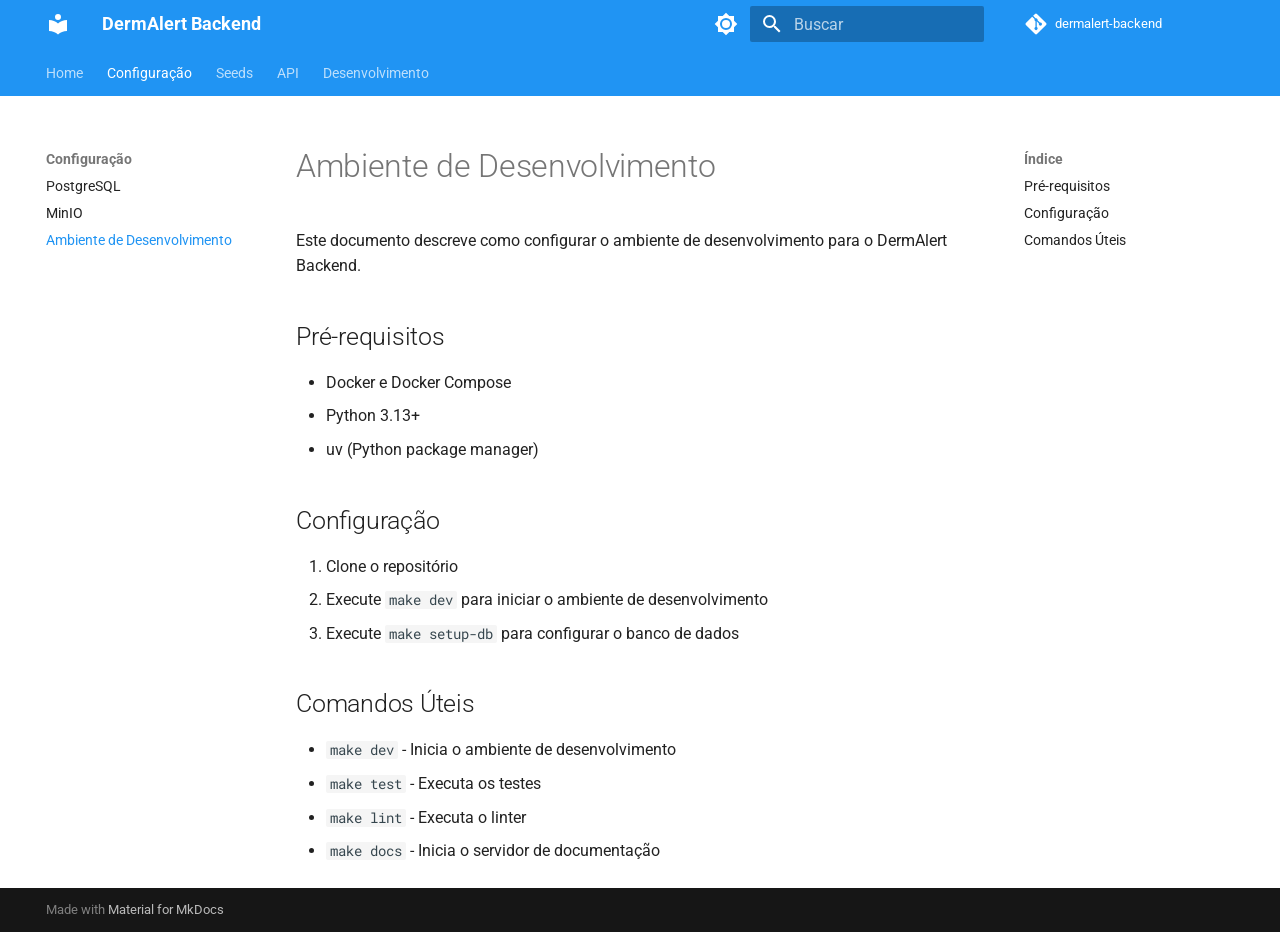
<file: setup/development/index.html>
<!doctype html>
<html lang="pt" class="no-js">
  <head>
    
      <meta charset="utf-8">
      <meta name="viewport" content="width=device-width,initial-scale=1">
      
        <meta name="description" content="Sistema backend para diagnóstico dermatológico com IA">
      
      
        <meta name="author" content="Giovanni">
      
      
      
        <link rel="prev" href="../minio/">
      
      
        <link rel="next" href="../../seeds/quick-guide/">
      
      
      <link rel="icon" href="../../assets/images/favicon.png">
      <meta name="generator" content="mkdocs-1.6.1, mkdocs-material-9.6.15">
    
    
      
        <title>Ambiente de Desenvolvimento - DermAlert Backend</title>
      
    
    
      <link rel="stylesheet" href="../../assets/stylesheets/main.342714a4.min.css">
      
        
        <link rel="stylesheet" href="../../assets/stylesheets/palette.06af60db.min.css">
      
      


    
    
      
    
    
      
        
        
        <link rel="preconnect" href="https://fonts.gstatic.com" crossorigin>
        <link rel="stylesheet" href="https://fonts.googleapis.com/css?family=Roboto:300,300i,400,400i,700,700i%7CRoboto+Mono:400,400i,700,700i&display=fallback">
        <style>:root{--md-text-font:"Roboto";--md-code-font:"Roboto Mono"}</style>
      
    
    
    <script>__md_scope=new URL("../..",location),__md_hash=e=>[...e].reduce(((e,_)=>(e<<5)-e+_.charCodeAt(0)),0),__md_get=(e,_=localStorage,t=__md_scope)=>JSON.parse(_.getItem(t.pathname+"."+e)),__md_set=(e,_,t=localStorage,a=__md_scope)=>{try{t.setItem(a.pathname+"."+e,JSON.stringify(_))}catch(e){}}</script>
    
      

    
    
    
  </head>
  
  
    
    
      
    
    
    
    
    <body dir="ltr" data-md-color-scheme="default" data-md-color-primary="blue" data-md-color-accent="blue">
  
    
    <input class="md-toggle" data-md-toggle="drawer" type="checkbox" id="__drawer" autocomplete="off">
    <input class="md-toggle" data-md-toggle="search" type="checkbox" id="__search" autocomplete="off">
    <label class="md-overlay" for="__drawer"></label>
    <div data-md-component="skip">
      
        
        <a href="#ambiente-de-desenvolvimento" class="md-skip">
          Ir para o conteúdo
        </a>
      
    </div>
    <div data-md-component="announce">
      
    </div>
    
    
      

<header class="md-header" data-md-component="header">
  <nav class="md-header__inner md-grid" aria-label="Cabeçalho">
    <a href="../.." title="DermAlert Backend" class="md-header__button md-logo" aria-label="DermAlert Backend" data-md-component="logo">
      
  
  <svg xmlns="http://www.w3.org/2000/svg" viewBox="0 0 24 24"><path d="M12 8a3 3 0 0 0 3-3 3 3 0 0 0-3-3 3 3 0 0 0-3 3 3 3 0 0 0 3 3m0 3.54C9.64 9.35 6.5 8 3 8v11c3.5 0 6.64 1.35 9 3.54 2.36-2.19 5.5-3.54 9-3.54V8c-3.5 0-6.64 1.35-9 3.54"/></svg>

    </a>
    <label class="md-header__button md-icon" for="__drawer">
      
      <svg xmlns="http://www.w3.org/2000/svg" viewBox="0 0 24 24"><path d="M3 6h18v2H3zm0 5h18v2H3zm0 5h18v2H3z"/></svg>
    </label>
    <div class="md-header__title" data-md-component="header-title">
      <div class="md-header__ellipsis">
        <div class="md-header__topic">
          <span class="md-ellipsis">
            DermAlert Backend
          </span>
        </div>
        <div class="md-header__topic" data-md-component="header-topic">
          <span class="md-ellipsis">
            
              Ambiente de Desenvolvimento
            
          </span>
        </div>
      </div>
    </div>
    
      
        <form class="md-header__option" data-md-component="palette">
  
    
    
    
    <input class="md-option" data-md-color-media="" data-md-color-scheme="default" data-md-color-primary="blue" data-md-color-accent="blue"  aria-label="Modo escuro"  type="radio" name="__palette" id="__palette_0">
    
      <label class="md-header__button md-icon" title="Modo escuro" for="__palette_1" hidden>
        <svg xmlns="http://www.w3.org/2000/svg" viewBox="0 0 24 24"><path d="M12 8a4 4 0 0 0-4 4 4 4 0 0 0 4 4 4 4 0 0 0 4-4 4 4 0 0 0-4-4m0 10a6 6 0 0 1-6-6 6 6 0 0 1 6-6 6 6 0 0 1 6 6 6 6 0 0 1-6 6m8-9.31V4h-4.69L12 .69 8.69 4H4v4.69L.69 12 4 15.31V20h4.69L12 23.31 15.31 20H20v-4.69L23.31 12z"/></svg>
      </label>
    
  
    
    
    
    <input class="md-option" data-md-color-media="" data-md-color-scheme="slate" data-md-color-primary="blue" data-md-color-accent="blue"  aria-label="Modo claro"  type="radio" name="__palette" id="__palette_1">
    
      <label class="md-header__button md-icon" title="Modo claro" for="__palette_0" hidden>
        <svg xmlns="http://www.w3.org/2000/svg" viewBox="0 0 24 24"><path d="M12 18c-.89 0-1.74-.2-2.5-.55C11.56 16.5 13 14.42 13 12s-1.44-4.5-3.5-5.45C10.26 6.2 11.11 6 12 6a6 6 0 0 1 6 6 6 6 0 0 1-6 6m8-9.31V4h-4.69L12 .69 8.69 4H4v4.69L.69 12 4 15.31V20h4.69L12 23.31 15.31 20H20v-4.69L23.31 12z"/></svg>
      </label>
    
  
</form>
      
    
    
      <script>var palette=__md_get("__palette");if(palette&&palette.color){if("(prefers-color-scheme)"===palette.color.media){var media=matchMedia("(prefers-color-scheme: light)"),input=document.querySelector(media.matches?"[data-md-color-media='(prefers-color-scheme: light)']":"[data-md-color-media='(prefers-color-scheme: dark)']");palette.color.media=input.getAttribute("data-md-color-media"),palette.color.scheme=input.getAttribute("data-md-color-scheme"),palette.color.primary=input.getAttribute("data-md-color-primary"),palette.color.accent=input.getAttribute("data-md-color-accent")}for(var[key,value]of Object.entries(palette.color))document.body.setAttribute("data-md-color-"+key,value)}</script>
    
    
    
      
      
        <label class="md-header__button md-icon" for="__search">
          
          <svg xmlns="http://www.w3.org/2000/svg" viewBox="0 0 24 24"><path d="M9.5 3A6.5 6.5 0 0 1 16 9.5c0 1.61-.59 3.09-1.56 4.23l.27.27h.79l5 5-1.5 1.5-5-5v-.79l-.27-.27A6.52 6.52 0 0 1 9.5 16 6.5 6.5 0 0 1 3 9.5 6.5 6.5 0 0 1 9.5 3m0 2C7 5 5 7 5 9.5S7 14 9.5 14 14 12 14 9.5 12 5 9.5 5"/></svg>
        </label>
        <div class="md-search" data-md-component="search" role="dialog">
  <label class="md-search__overlay" for="__search"></label>
  <div class="md-search__inner" role="search">
    <form class="md-search__form" name="search">
      <input type="text" class="md-search__input" name="query" aria-label="Buscar" placeholder="Buscar" autocapitalize="off" autocorrect="off" autocomplete="off" spellcheck="false" data-md-component="search-query" required>
      <label class="md-search__icon md-icon" for="__search">
        
        <svg xmlns="http://www.w3.org/2000/svg" viewBox="0 0 24 24"><path d="M9.5 3A6.5 6.5 0 0 1 16 9.5c0 1.61-.59 3.09-1.56 4.23l.27.27h.79l5 5-1.5 1.5-5-5v-.79l-.27-.27A6.52 6.52 0 0 1 9.5 16 6.5 6.5 0 0 1 3 9.5 6.5 6.5 0 0 1 9.5 3m0 2C7 5 5 7 5 9.5S7 14 9.5 14 14 12 14 9.5 12 5 9.5 5"/></svg>
        
        <svg xmlns="http://www.w3.org/2000/svg" viewBox="0 0 24 24"><path d="M20 11v2H8l5.5 5.5-1.42 1.42L4.16 12l7.92-7.92L13.5 5.5 8 11z"/></svg>
      </label>
      <nav class="md-search__options" aria-label="Pesquisar">
        
          <a href="javascript:void(0)" class="md-search__icon md-icon" title="Compartilhar" aria-label="Compartilhar" data-clipboard data-clipboard-text="" data-md-component="search-share" tabindex="-1">
            
            <svg xmlns="http://www.w3.org/2000/svg" viewBox="0 0 24 24"><path d="M18 16.08c-.76 0-1.44.3-1.96.77L8.91 12.7c.05-.23.09-.46.09-.7s-.04-.47-.09-.7l7.05-4.11c.54.5 1.25.81 2.04.81a3 3 0 0 0 3-3 3 3 0 0 0-3-3 3 3 0 0 0-3 3c0 .24.04.47.09.7L8.04 9.81C7.5 9.31 6.79 9 6 9a3 3 0 0 0-3 3 3 3 0 0 0 3 3c.79 0 1.5-.31 2.04-.81l7.12 4.15c-.05.21-.08.43-.08.66 0 1.61 1.31 2.91 2.92 2.91s2.92-1.3 2.92-2.91A2.92 2.92 0 0 0 18 16.08"/></svg>
          </a>
        
        <button type="reset" class="md-search__icon md-icon" title="Limpar" aria-label="Limpar" tabindex="-1">
          
          <svg xmlns="http://www.w3.org/2000/svg" viewBox="0 0 24 24"><path d="M19 6.41 17.59 5 12 10.59 6.41 5 5 6.41 10.59 12 5 17.59 6.41 19 12 13.41 17.59 19 19 17.59 13.41 12z"/></svg>
        </button>
      </nav>
      
    </form>
    <div class="md-search__output">
      <div class="md-search__scrollwrap" tabindex="0" data-md-scrollfix>
        <div class="md-search-result" data-md-component="search-result">
          <div class="md-search-result__meta">
            Inicializando a pesquisa
          </div>
          <ol class="md-search-result__list" role="presentation"></ol>
        </div>
      </div>
    </div>
  </div>
</div>
      
    
    
      <div class="md-header__source">
        <a href="https://github.com/DermAlert/dermalert-backend" title="Ir ao repositório" class="md-source" data-md-component="source">
  <div class="md-source__icon md-icon">
    
    <svg xmlns="http://www.w3.org/2000/svg" viewBox="0 0 448 512"><!--! Font Awesome Free 6.7.2 by @fontawesome - https://fontawesome.com License - https://fontawesome.com/license/free (Icons: CC BY 4.0, Fonts: SIL OFL 1.1, Code: MIT License) Copyright 2024 Fonticons, Inc.--><path d="M439.55 236.05 244 40.45a28.87 28.87 0 0 0-40.81 0l-40.66 40.63 51.52 51.52c27.06-9.14 52.68 16.77 43.39 43.68l49.66 49.66c34.23-11.8 61.18 31 35.47 56.69-26.49 26.49-70.21-2.87-56-37.34L240.22 199v121.85c25.3 12.54 22.26 41.85 9.08 55a34.34 34.34 0 0 1-48.55 0c-17.57-17.6-11.07-46.91 11.25-56v-123c-20.8-8.51-24.6-30.74-18.64-45L142.57 101 8.45 235.14a28.86 28.86 0 0 0 0 40.81l195.61 195.6a28.86 28.86 0 0 0 40.8 0l194.69-194.69a28.86 28.86 0 0 0 0-40.81"/></svg>
  </div>
  <div class="md-source__repository">
    dermalert-backend
  </div>
</a>
      </div>
    
  </nav>
  
</header>
    
    <div class="md-container" data-md-component="container">
      
      
        
          
            
<nav class="md-tabs" aria-label="Abas" data-md-component="tabs">
  <div class="md-grid">
    <ul class="md-tabs__list">
      
        
  
  
  
  
    <li class="md-tabs__item">
      <a href="../.." class="md-tabs__link">
        
  
  
    
  
  Home

      </a>
    </li>
  

      
        
  
  
  
    
  
  
    
    
      <li class="md-tabs__item md-tabs__item--active">
        <a href="../postgres/" class="md-tabs__link">
          
  
  
  Configuração

        </a>
      </li>
    
  

      
        
  
  
  
  
    
    
      <li class="md-tabs__item">
        <a href="../../seeds/quick-guide/" class="md-tabs__link">
          
  
  
  Seeds

        </a>
      </li>
    
  

      
        
  
  
  
  
    
    
      <li class="md-tabs__item">
        <a href="../../api/accounts/" class="md-tabs__link">
          
  
  
  API

        </a>
      </li>
    
  

      
        
  
  
  
  
    
    
      <li class="md-tabs__item">
        <a href="../../development/architecture/" class="md-tabs__link">
          
  
  
  Desenvolvimento

        </a>
      </li>
    
  

      
    </ul>
  </div>
</nav>
          
        
      
      <main class="md-main" data-md-component="main">
        <div class="md-main__inner md-grid">
          
            
              
              <div class="md-sidebar md-sidebar--primary" data-md-component="sidebar" data-md-type="navigation" >
                <div class="md-sidebar__scrollwrap">
                  <div class="md-sidebar__inner">
                    


  


<nav class="md-nav md-nav--primary md-nav--lifted" aria-label="Navegação" data-md-level="0">
  <label class="md-nav__title" for="__drawer">
    <a href="../.." title="DermAlert Backend" class="md-nav__button md-logo" aria-label="DermAlert Backend" data-md-component="logo">
      
  
  <svg xmlns="http://www.w3.org/2000/svg" viewBox="0 0 24 24"><path d="M12 8a3 3 0 0 0 3-3 3 3 0 0 0-3-3 3 3 0 0 0-3 3 3 3 0 0 0 3 3m0 3.54C9.64 9.35 6.5 8 3 8v11c3.5 0 6.64 1.35 9 3.54 2.36-2.19 5.5-3.54 9-3.54V8c-3.5 0-6.64 1.35-9 3.54"/></svg>

    </a>
    DermAlert Backend
  </label>
  
    <div class="md-nav__source">
      <a href="https://github.com/DermAlert/dermalert-backend" title="Ir ao repositório" class="md-source" data-md-component="source">
  <div class="md-source__icon md-icon">
    
    <svg xmlns="http://www.w3.org/2000/svg" viewBox="0 0 448 512"><!--! Font Awesome Free 6.7.2 by @fontawesome - https://fontawesome.com License - https://fontawesome.com/license/free (Icons: CC BY 4.0, Fonts: SIL OFL 1.1, Code: MIT License) Copyright 2024 Fonticons, Inc.--><path d="M439.55 236.05 244 40.45a28.87 28.87 0 0 0-40.81 0l-40.66 40.63 51.52 51.52c27.06-9.14 52.68 16.77 43.39 43.68l49.66 49.66c34.23-11.8 61.18 31 35.47 56.69-26.49 26.49-70.21-2.87-56-37.34L240.22 199v121.85c25.3 12.54 22.26 41.85 9.08 55a34.34 34.34 0 0 1-48.55 0c-17.57-17.6-11.07-46.91 11.25-56v-123c-20.8-8.51-24.6-30.74-18.64-45L142.57 101 8.45 235.14a28.86 28.86 0 0 0 0 40.81l195.61 195.6a28.86 28.86 0 0 0 40.8 0l194.69-194.69a28.86 28.86 0 0 0 0-40.81"/></svg>
  </div>
  <div class="md-source__repository">
    dermalert-backend
  </div>
</a>
    </div>
  
  <ul class="md-nav__list" data-md-scrollfix>
    
      
      
  
  
  
  
    <li class="md-nav__item">
      <a href="../.." class="md-nav__link">
        
  
  
  <span class="md-ellipsis">
    Home
    
  </span>
  

      </a>
    </li>
  

    
      
      
  
  
    
  
  
  
    
    
    
    
      
        
        
      
      
        
      
    
    
    <li class="md-nav__item md-nav__item--active md-nav__item--section md-nav__item--nested">
      
        
        
        <input class="md-nav__toggle md-toggle " type="checkbox" id="__nav_2" checked>
        
          
          <label class="md-nav__link" for="__nav_2" id="__nav_2_label" tabindex="">
            
  
  
  <span class="md-ellipsis">
    Configuração
    
  </span>
  

            <span class="md-nav__icon md-icon"></span>
          </label>
        
        <nav class="md-nav" data-md-level="1" aria-labelledby="__nav_2_label" aria-expanded="true">
          <label class="md-nav__title" for="__nav_2">
            <span class="md-nav__icon md-icon"></span>
            Configuração
          </label>
          <ul class="md-nav__list" data-md-scrollfix>
            
              
                
  
  
  
  
    <li class="md-nav__item">
      <a href="../postgres/" class="md-nav__link">
        
  
  
  <span class="md-ellipsis">
    PostgreSQL
    
  </span>
  

      </a>
    </li>
  

              
            
              
                
  
  
  
  
    <li class="md-nav__item">
      <a href="../minio/" class="md-nav__link">
        
  
  
  <span class="md-ellipsis">
    MinIO
    
  </span>
  

      </a>
    </li>
  

              
            
              
                
  
  
    
  
  
  
    <li class="md-nav__item md-nav__item--active">
      
      <input class="md-nav__toggle md-toggle" type="checkbox" id="__toc">
      
      
        
      
      
        <label class="md-nav__link md-nav__link--active" for="__toc">
          
  
  
  <span class="md-ellipsis">
    Ambiente de Desenvolvimento
    
  </span>
  

          <span class="md-nav__icon md-icon"></span>
        </label>
      
      <a href="./" class="md-nav__link md-nav__link--active">
        
  
  
  <span class="md-ellipsis">
    Ambiente de Desenvolvimento
    
  </span>
  

      </a>
      
        

<nav class="md-nav md-nav--secondary" aria-label="Índice">
  
  
  
    
  
  
    <label class="md-nav__title" for="__toc">
      <span class="md-nav__icon md-icon"></span>
      Índice
    </label>
    <ul class="md-nav__list" data-md-component="toc" data-md-scrollfix>
      
        <li class="md-nav__item">
  <a href="#pre-requisitos" class="md-nav__link">
    <span class="md-ellipsis">
      Pré-requisitos
    </span>
  </a>
  
</li>
      
        <li class="md-nav__item">
  <a href="#configuracao" class="md-nav__link">
    <span class="md-ellipsis">
      Configuração
    </span>
  </a>
  
</li>
      
        <li class="md-nav__item">
  <a href="#comandos-uteis" class="md-nav__link">
    <span class="md-ellipsis">
      Comandos Úteis
    </span>
  </a>
  
</li>
      
    </ul>
  
</nav>
      
    </li>
  

              
            
          </ul>
        </nav>
      
    </li>
  

    
      
      
  
  
  
  
    
    
    
    
      
      
        
      
    
    
    <li class="md-nav__item md-nav__item--nested">
      
        
        
          
        
        <input class="md-nav__toggle md-toggle md-toggle--indeterminate" type="checkbox" id="__nav_3" >
        
          
          <label class="md-nav__link" for="__nav_3" id="__nav_3_label" tabindex="0">
            
  
  
  <span class="md-ellipsis">
    Seeds
    
  </span>
  

            <span class="md-nav__icon md-icon"></span>
          </label>
        
        <nav class="md-nav" data-md-level="1" aria-labelledby="__nav_3_label" aria-expanded="false">
          <label class="md-nav__title" for="__nav_3">
            <span class="md-nav__icon md-icon"></span>
            Seeds
          </label>
          <ul class="md-nav__list" data-md-scrollfix>
            
              
                
  
  
  
  
    <li class="md-nav__item">
      <a href="../../seeds/quick-guide/" class="md-nav__link">
        
  
  
  <span class="md-ellipsis">
    Guia Rápido
    
  </span>
  

      </a>
    </li>
  

              
            
              
                
  
  
  
  
    <li class="md-nav__item">
      <a href="../../seeds/complete-guide/" class="md-nav__link">
        
  
  
  <span class="md-ellipsis">
    Documentação Completa
    
  </span>
  

      </a>
    </li>
  

              
            
              
                
  
  
  
  
    <li class="md-nav__item">
      <a href="../../seeds/technical-summary/" class="md-nav__link">
        
  
  
  <span class="md-ellipsis">
    Resumo Técnico
    
  </span>
  

      </a>
    </li>
  

              
            
              
                
  
  
  
  
    <li class="md-nav__item">
      <a href="../../seeds/commands-reference/" class="md-nav__link">
        
  
  
  <span class="md-ellipsis">
    Commands Reference
    
  </span>
  

      </a>
    </li>
  

              
            
          </ul>
        </nav>
      
    </li>
  

    
      
      
  
  
  
  
    
    
    
    
      
      
        
      
    
    
    <li class="md-nav__item md-nav__item--nested">
      
        
        
          
        
        <input class="md-nav__toggle md-toggle md-toggle--indeterminate" type="checkbox" id="__nav_4" >
        
          
          <label class="md-nav__link" for="__nav_4" id="__nav_4_label" tabindex="0">
            
  
  
  <span class="md-ellipsis">
    API
    
  </span>
  

            <span class="md-nav__icon md-icon"></span>
          </label>
        
        <nav class="md-nav" data-md-level="1" aria-labelledby="__nav_4_label" aria-expanded="false">
          <label class="md-nav__title" for="__nav_4">
            <span class="md-nav__icon md-icon"></span>
            API
          </label>
          <ul class="md-nav__list" data-md-scrollfix>
            
              
                
  
  
  
  
    <li class="md-nav__item">
      <a href="../../api/accounts/" class="md-nav__link">
        
  
  
  <span class="md-ellipsis">
    Accounts
    
  </span>
  

      </a>
    </li>
  

              
            
              
                
  
  
  
  
    <li class="md-nav__item">
      <a href="../../api/health-units/" class="md-nav__link">
        
  
  
  <span class="md-ellipsis">
    Health Units
    
  </span>
  

      </a>
    </li>
  

              
            
              
                
  
  
  
  
    <li class="md-nav__item">
      <a href="../../api/addresses/" class="md-nav__link">
        
  
  
  <span class="md-ellipsis">
    Endereços
    
  </span>
  

      </a>
    </li>
  

              
            
          </ul>
        </nav>
      
    </li>
  

    
      
      
  
  
  
  
    
    
    
    
      
      
        
      
    
    
    <li class="md-nav__item md-nav__item--nested">
      
        
        
          
        
        <input class="md-nav__toggle md-toggle md-toggle--indeterminate" type="checkbox" id="__nav_5" >
        
          
          <label class="md-nav__link" for="__nav_5" id="__nav_5_label" tabindex="0">
            
  
  
  <span class="md-ellipsis">
    Desenvolvimento
    
  </span>
  

            <span class="md-nav__icon md-icon"></span>
          </label>
        
        <nav class="md-nav" data-md-level="1" aria-labelledby="__nav_5_label" aria-expanded="false">
          <label class="md-nav__title" for="__nav_5">
            <span class="md-nav__icon md-icon"></span>
            Desenvolvimento
          </label>
          <ul class="md-nav__list" data-md-scrollfix>
            
              
                
  
  
  
  
    <li class="md-nav__item">
      <a href="../../development/architecture/" class="md-nav__link">
        
  
  
  <span class="md-ellipsis">
    Arquitetura
    
  </span>
  

      </a>
    </li>
  

              
            
              
                
  
  
  
  
    <li class="md-nav__item">
      <a href="../../development/testing.md" class="md-nav__link">
        
  
  
  <span class="md-ellipsis">
    Testes
    
  </span>
  

      </a>
    </li>
  

              
            
              
                
  
  
  
  
    <li class="md-nav__item">
      <a href="../../development/deploy.md" class="md-nav__link">
        
  
  
  <span class="md-ellipsis">
    Deploy
    
  </span>
  

      </a>
    </li>
  

              
            
          </ul>
        </nav>
      
    </li>
  

    
  </ul>
</nav>
                  </div>
                </div>
              </div>
            
            
              
              <div class="md-sidebar md-sidebar--secondary" data-md-component="sidebar" data-md-type="toc" >
                <div class="md-sidebar__scrollwrap">
                  <div class="md-sidebar__inner">
                    

<nav class="md-nav md-nav--secondary" aria-label="Índice">
  
  
  
    
  
  
    <label class="md-nav__title" for="__toc">
      <span class="md-nav__icon md-icon"></span>
      Índice
    </label>
    <ul class="md-nav__list" data-md-component="toc" data-md-scrollfix>
      
        <li class="md-nav__item">
  <a href="#pre-requisitos" class="md-nav__link">
    <span class="md-ellipsis">
      Pré-requisitos
    </span>
  </a>
  
</li>
      
        <li class="md-nav__item">
  <a href="#configuracao" class="md-nav__link">
    <span class="md-ellipsis">
      Configuração
    </span>
  </a>
  
</li>
      
        <li class="md-nav__item">
  <a href="#comandos-uteis" class="md-nav__link">
    <span class="md-ellipsis">
      Comandos Úteis
    </span>
  </a>
  
</li>
      
    </ul>
  
</nav>
                  </div>
                </div>
              </div>
            
          
          
            <div class="md-content" data-md-component="content">
              <article class="md-content__inner md-typeset">
                
                  


  
  


<h1 id="ambiente-de-desenvolvimento">Ambiente de Desenvolvimento</h1>
<p>Este documento descreve como configurar o ambiente de desenvolvimento para o DermAlert Backend.</p>
<h2 id="pre-requisitos">Pré-requisitos</h2>
<ul>
<li>Docker e Docker Compose</li>
<li>Python 3.13+</li>
<li>uv (Python package manager)</li>
</ul>
<h2 id="configuracao">Configuração</h2>
<ol>
<li>Clone o repositório</li>
<li>Execute <code>make dev</code> para iniciar o ambiente de desenvolvimento</li>
<li>Execute <code>make setup-db</code> para configurar o banco de dados</li>
</ol>
<h2 id="comandos-uteis">Comandos Úteis</h2>
<ul>
<li><code>make dev</code> - Inicia o ambiente de desenvolvimento</li>
<li><code>make test</code> - Executa os testes</li>
<li><code>make lint</code> - Executa o linter</li>
<li><code>make docs</code> - Inicia o servidor de documentação</li>
</ul>












                
              </article>
            </div>
          
          
<script>var target=document.getElementById(location.hash.slice(1));target&&target.name&&(target.checked=target.name.startsWith("__tabbed_"))</script>
        </div>
        
          <button type="button" class="md-top md-icon" data-md-component="top" hidden>
  
  <svg xmlns="http://www.w3.org/2000/svg" viewBox="0 0 24 24"><path d="M13 20h-2V8l-5.5 5.5-1.42-1.42L12 4.16l7.92 7.92-1.42 1.42L13 8z"/></svg>
  Voltar ao topo
</button>
        
      </main>
      
        <footer class="md-footer">
  
  <div class="md-footer-meta md-typeset">
    <div class="md-footer-meta__inner md-grid">
      <div class="md-copyright">
  
  
    Made with
    <a href="https://squidfunk.github.io/mkdocs-material/" target="_blank" rel="noopener">
      Material for MkDocs
    </a>
  
</div>
      
    </div>
  </div>
</footer>
      
    </div>
    <div class="md-dialog" data-md-component="dialog">
      <div class="md-dialog__inner md-typeset"></div>
    </div>
    
    
    
      
      <script id="__config" type="application/json">{"base": "../..", "features": ["navigation.tabs", "navigation.sections", "navigation.expand", "navigation.top", "search.highlight", "search.share", "content.code.copy"], "search": "../../assets/javascripts/workers/search.d50fe291.min.js", "tags": null, "translations": {"clipboard.copied": "Copiado para \u00e1rea de transfer\u00eancia", "clipboard.copy": "Copiar para \u00e1rea de transfer\u00eancia", "search.result.more.one": "Mais 1 nesta p\u00e1gina", "search.result.more.other": "Mais # nesta p\u00e1gina", "search.result.none": "Nenhum resultado encontrado", "search.result.one": "1 resultado encontrado", "search.result.other": "# resultados encontrados", "search.result.placeholder": "Digite para iniciar a busca", "search.result.term.missing": "Ausente", "select.version": "Selecione a vers\u00e3o"}, "version": null}</script>
    
    
      <script src="../../assets/javascripts/bundle.56ea9cef.min.js"></script>
      
    
  </body>
</html>
</file>
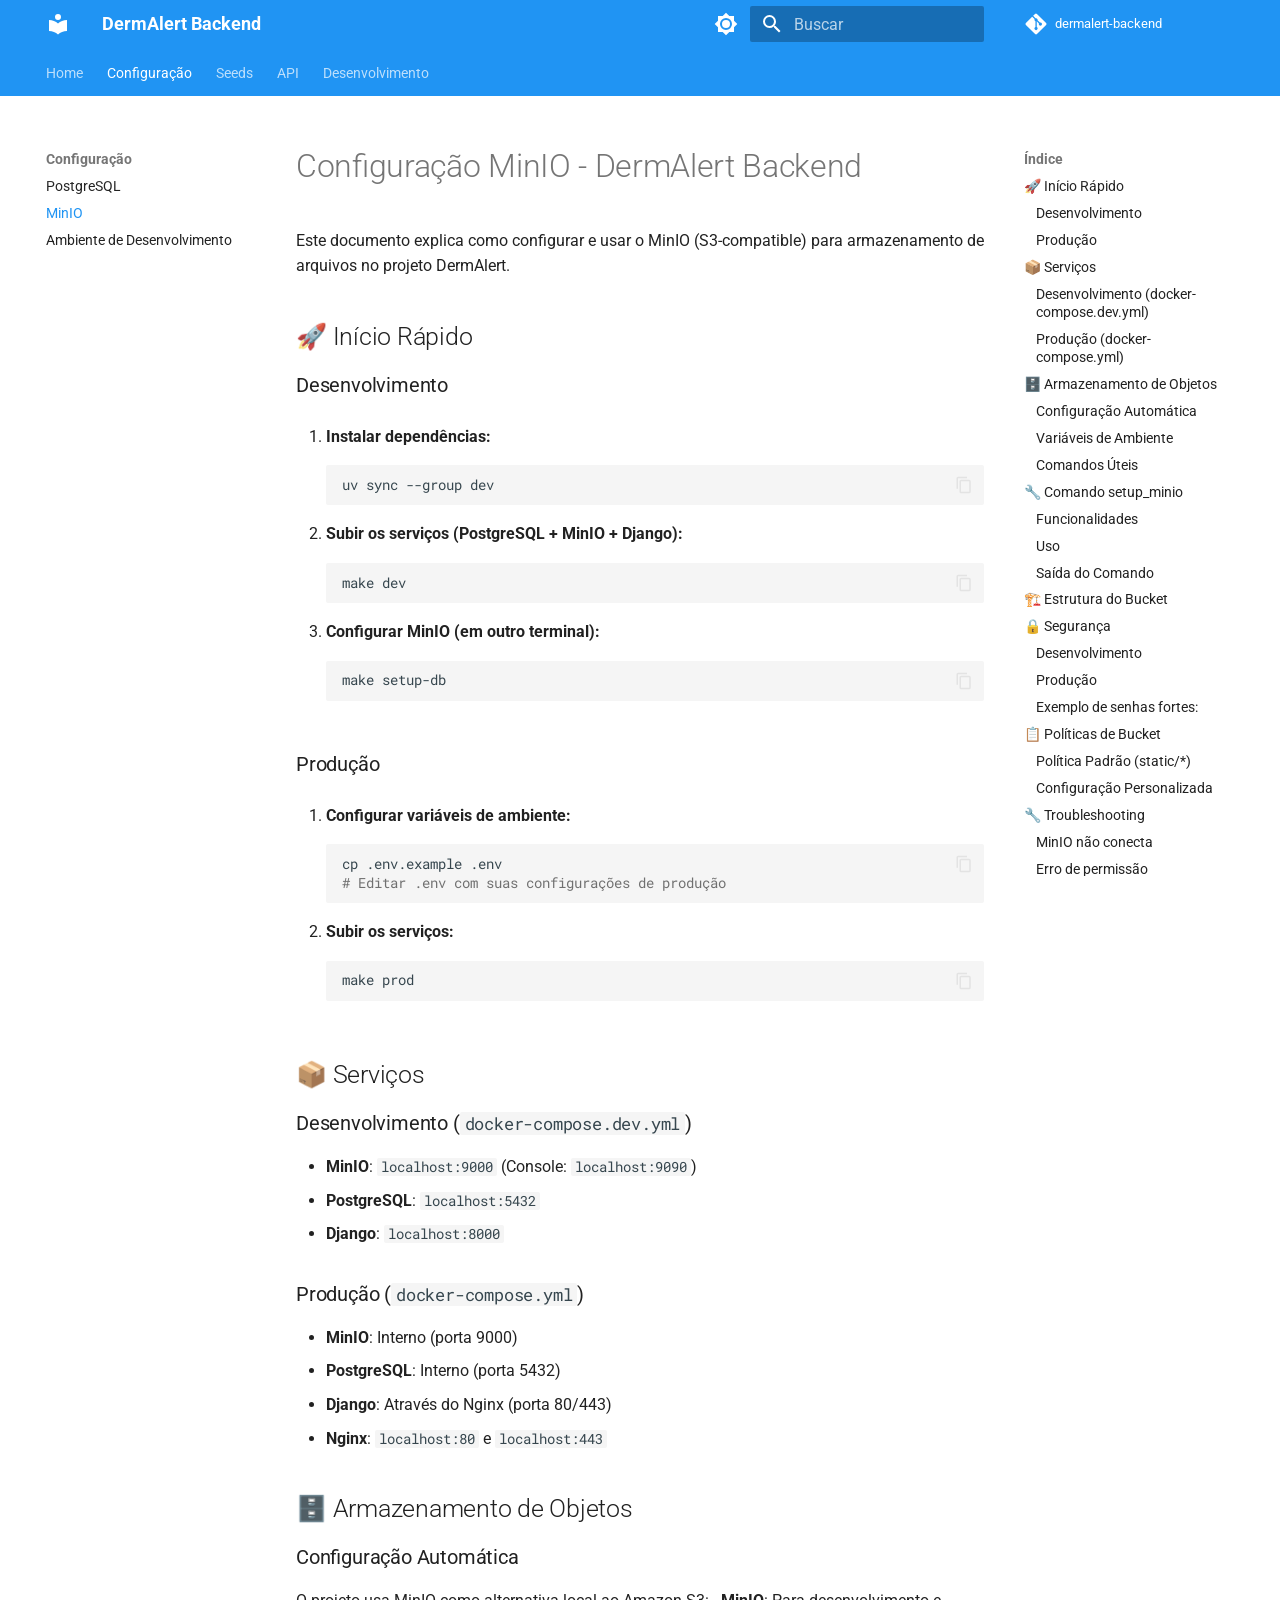
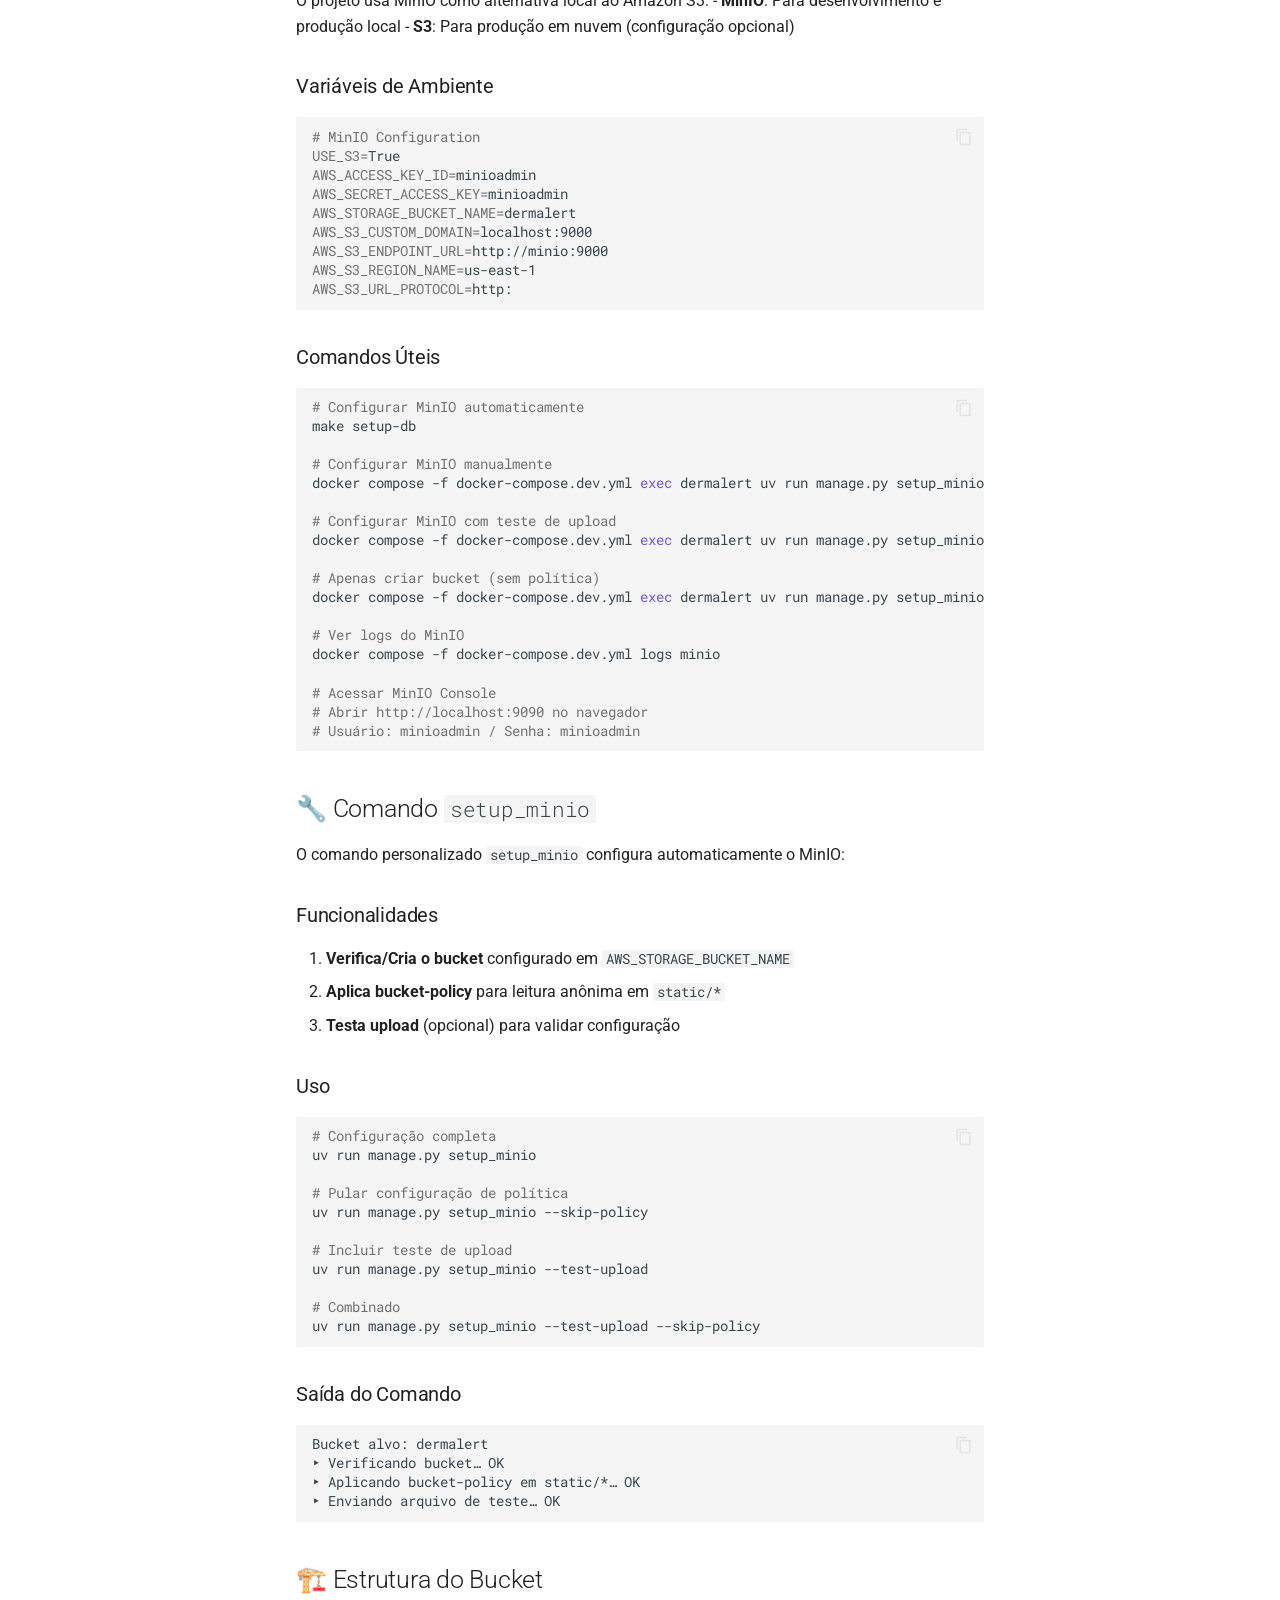
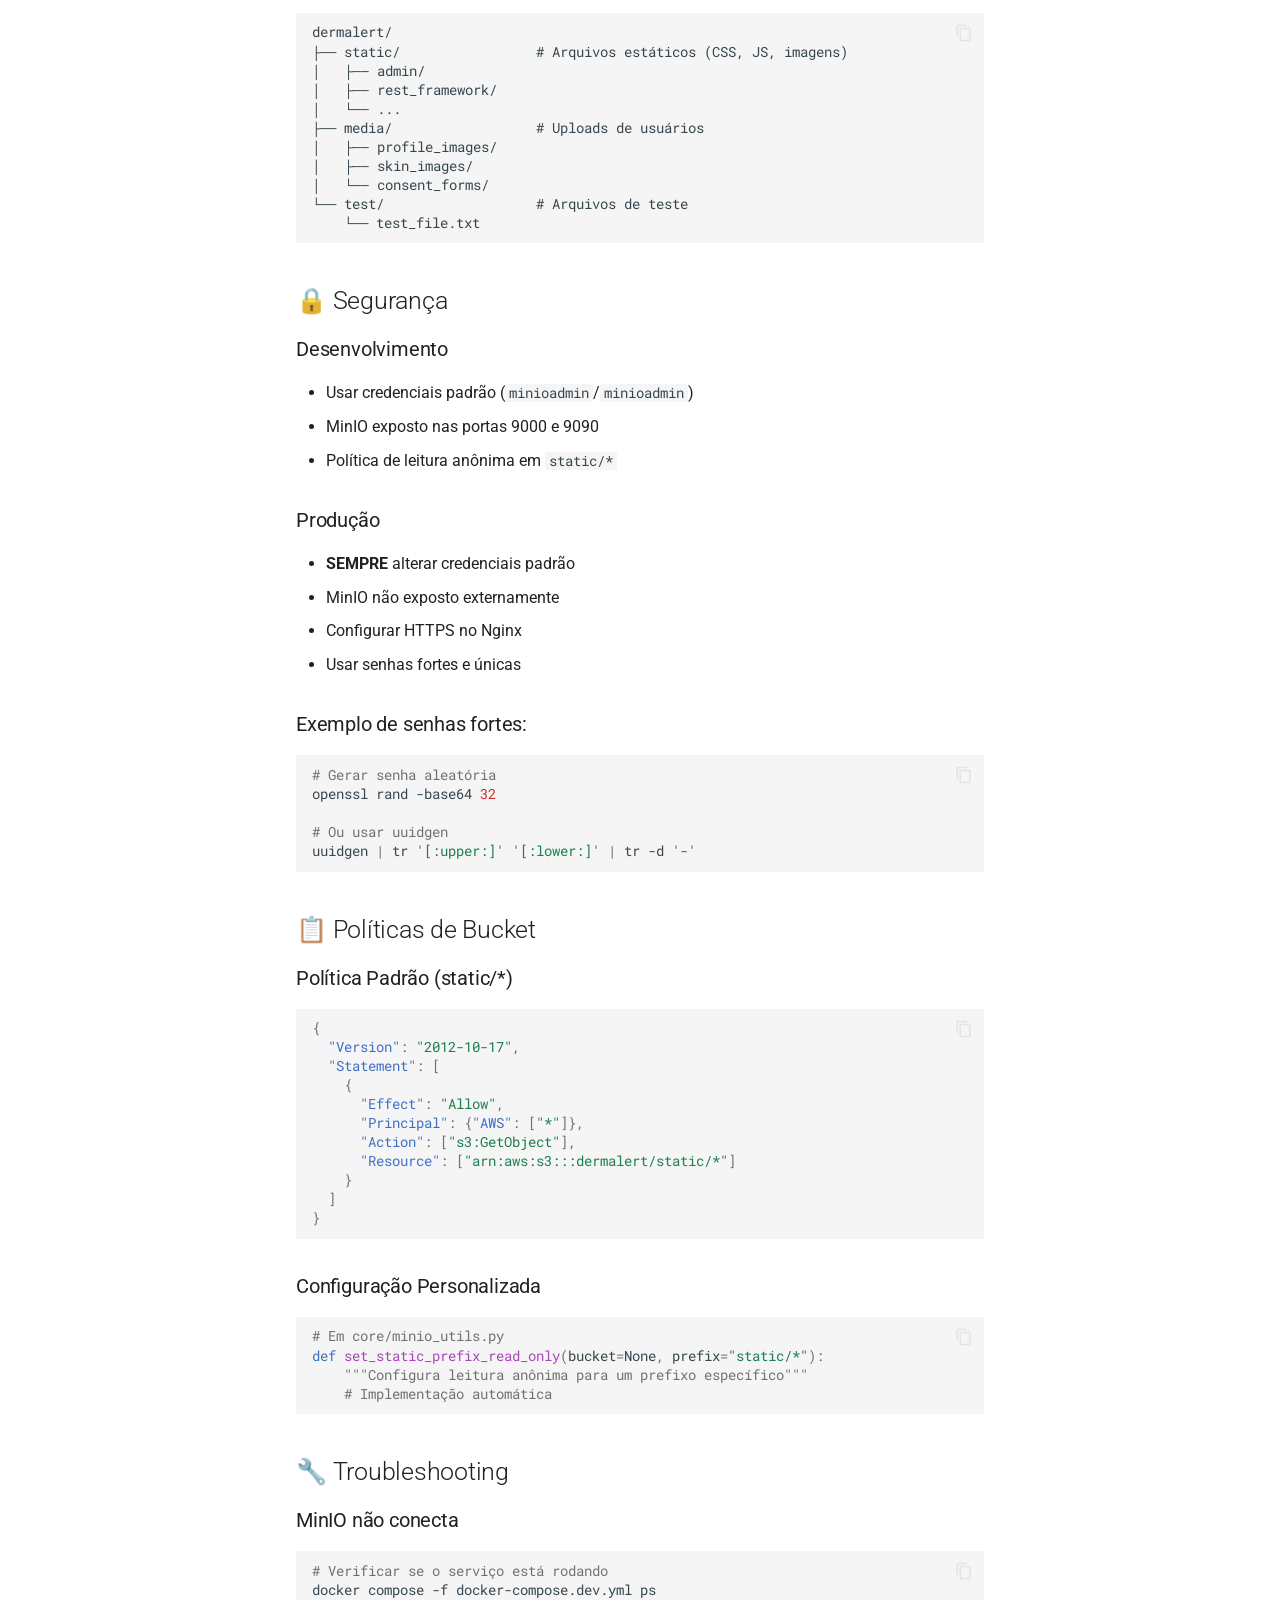
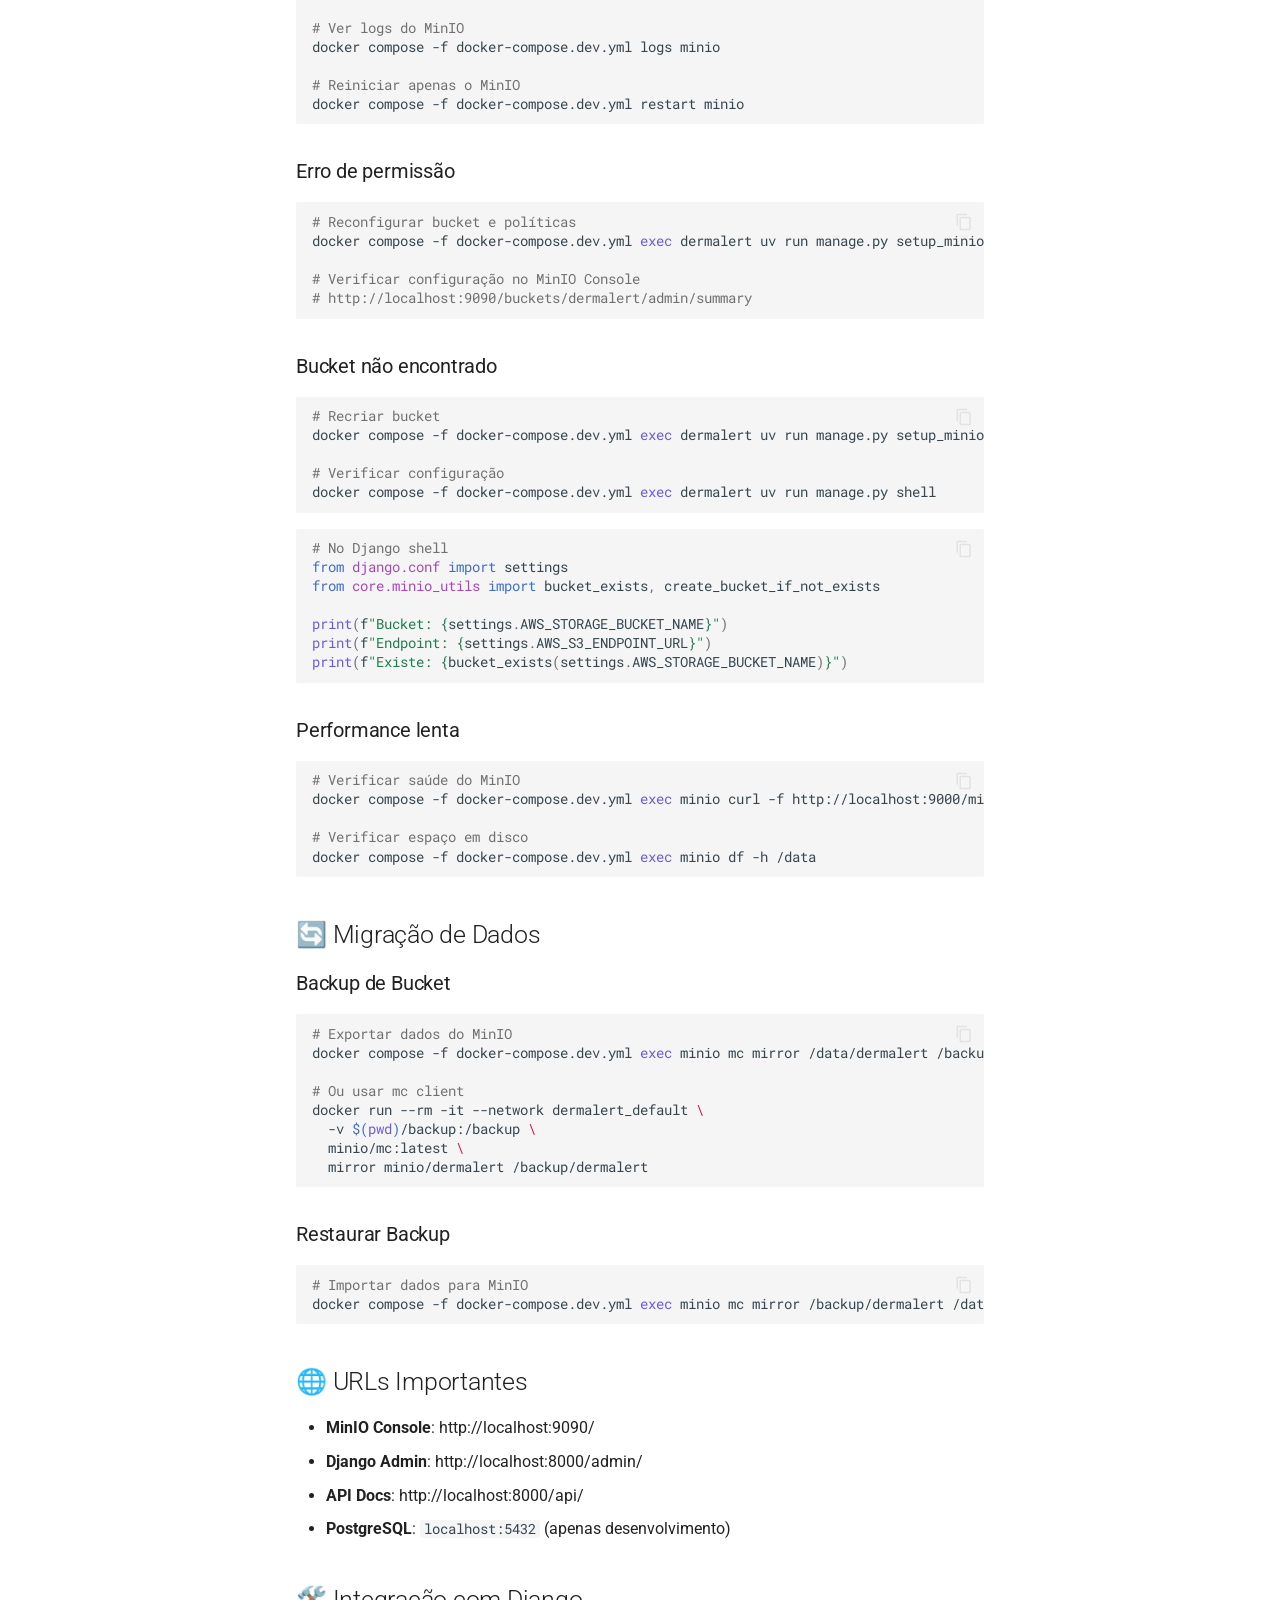
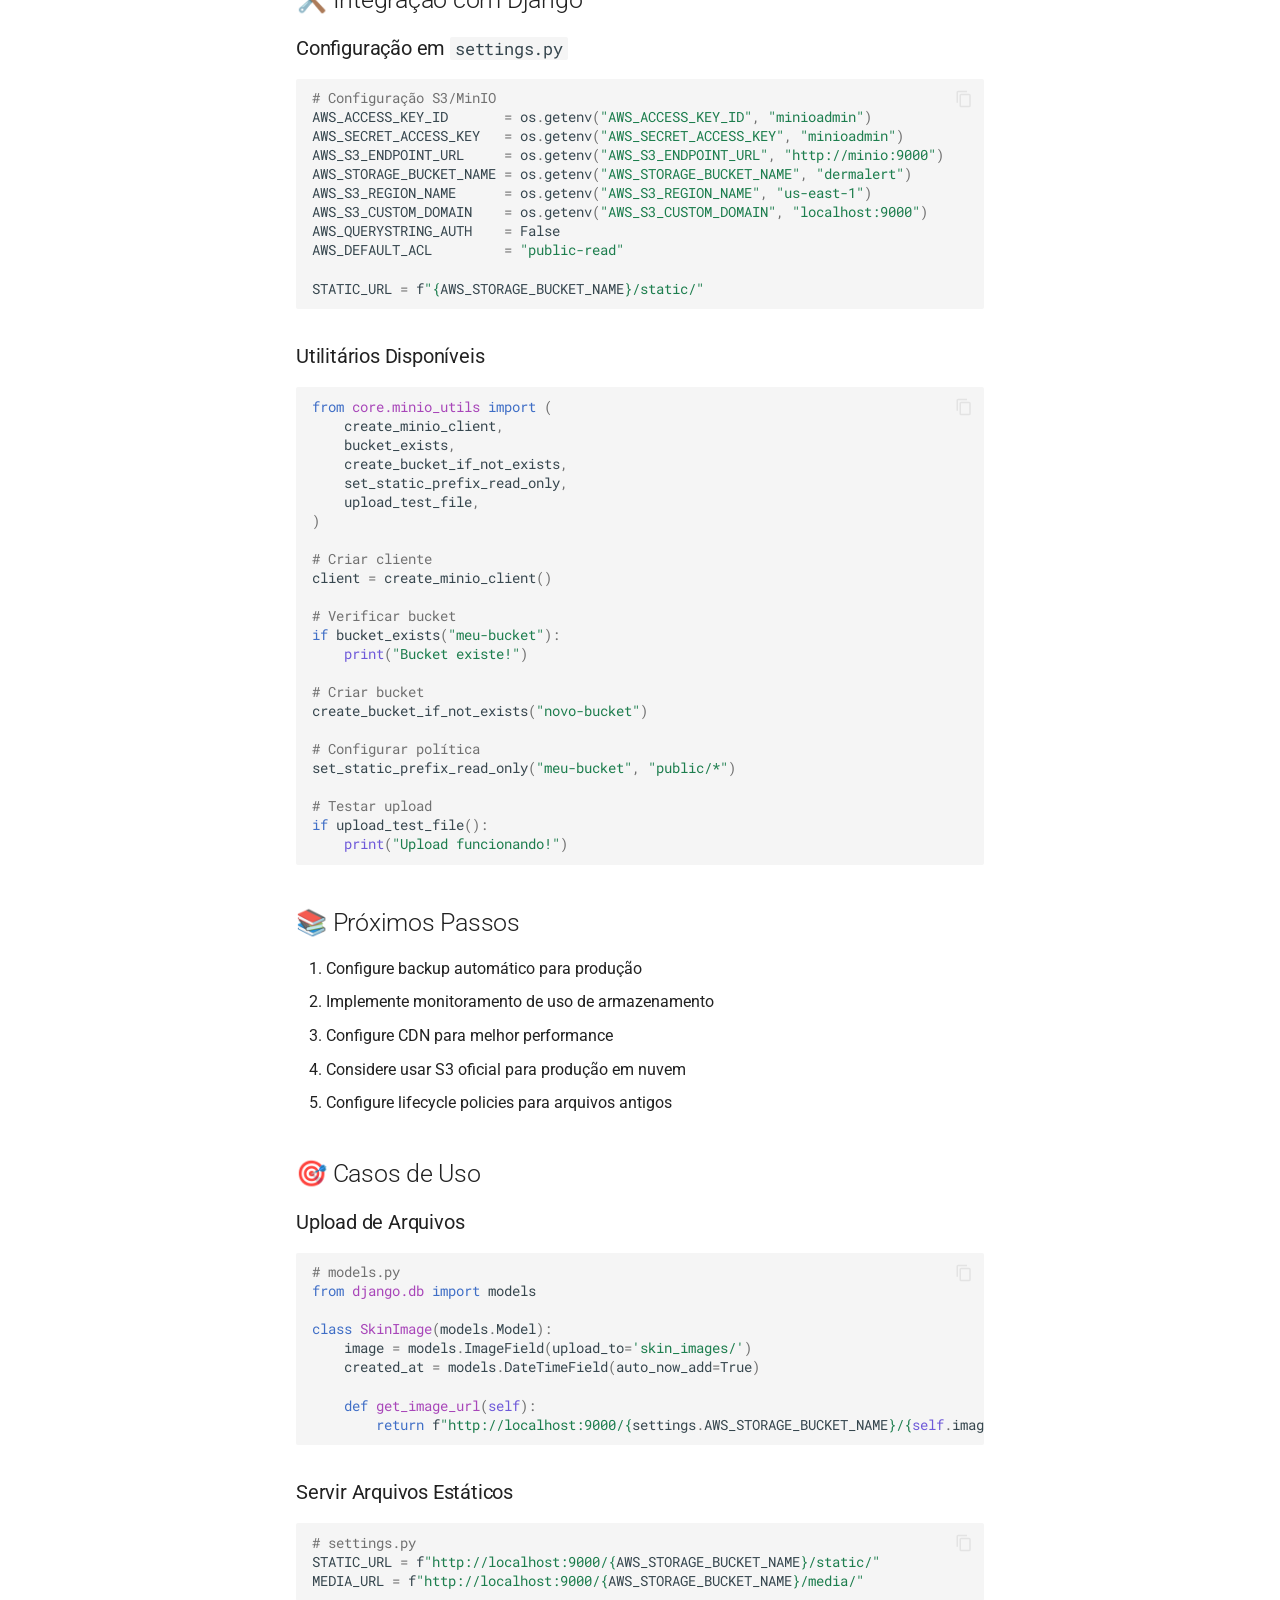
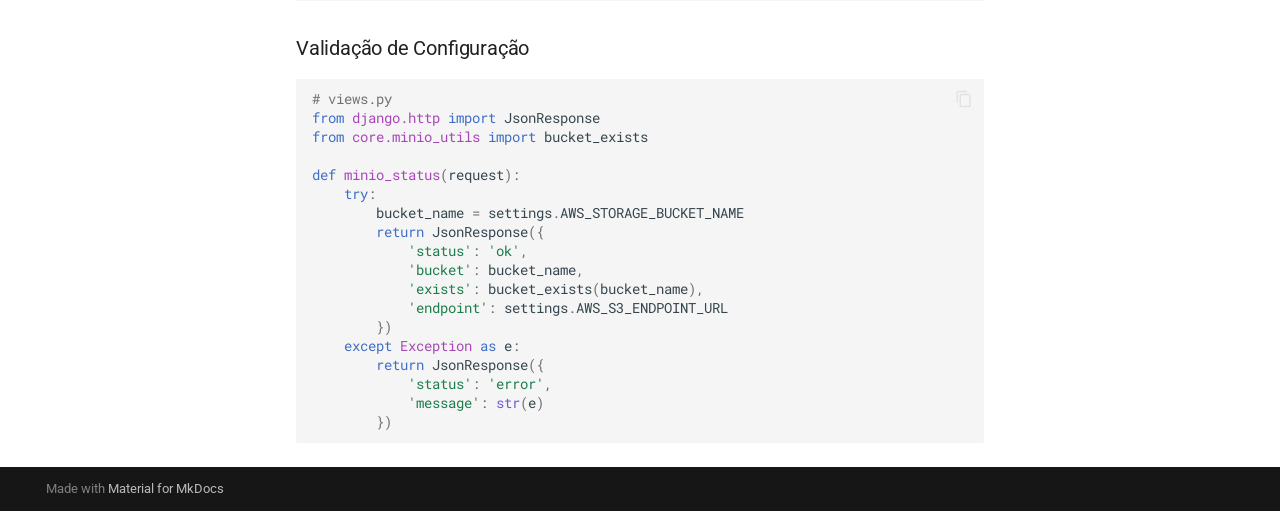
<file: setup/minio/index.html>
<!doctype html>
<html lang="pt" class="no-js">
  <head>
    
      <meta charset="utf-8">
      <meta name="viewport" content="width=device-width,initial-scale=1">
      
        <meta name="description" content="Sistema backend para diagnóstico dermatológico com IA">
      
      
        <meta name="author" content="Giovanni">
      
      
      
        <link rel="prev" href="../postgres/">
      
      
        <link rel="next" href="../development/">
      
      
      <link rel="icon" href="../../assets/images/favicon.png">
      <meta name="generator" content="mkdocs-1.6.1, mkdocs-material-9.6.15">
    
    
      
        <title>MinIO - DermAlert Backend</title>
      
    
    
      <link rel="stylesheet" href="../../assets/stylesheets/main.342714a4.min.css">
      
        
        <link rel="stylesheet" href="../../assets/stylesheets/palette.06af60db.min.css">
      
      


    
    
      
    
    
      
        
        
        <link rel="preconnect" href="https://fonts.gstatic.com" crossorigin>
        <link rel="stylesheet" href="https://fonts.googleapis.com/css?family=Roboto:300,300i,400,400i,700,700i%7CRoboto+Mono:400,400i,700,700i&display=fallback">
        <style>:root{--md-text-font:"Roboto";--md-code-font:"Roboto Mono"}</style>
      
    
    
    <script>__md_scope=new URL("../..",location),__md_hash=e=>[...e].reduce(((e,_)=>(e<<5)-e+_.charCodeAt(0)),0),__md_get=(e,_=localStorage,t=__md_scope)=>JSON.parse(_.getItem(t.pathname+"."+e)),__md_set=(e,_,t=localStorage,a=__md_scope)=>{try{t.setItem(a.pathname+"."+e,JSON.stringify(_))}catch(e){}}</script>
    
      

    
    
    
  </head>
  
  
    
    
      
    
    
    
    
    <body dir="ltr" data-md-color-scheme="default" data-md-color-primary="blue" data-md-color-accent="blue">
  
    
    <input class="md-toggle" data-md-toggle="drawer" type="checkbox" id="__drawer" autocomplete="off">
    <input class="md-toggle" data-md-toggle="search" type="checkbox" id="__search" autocomplete="off">
    <label class="md-overlay" for="__drawer"></label>
    <div data-md-component="skip">
      
        
        <a href="#configuracao-minio-dermalert-backend" class="md-skip">
          Ir para o conteúdo
        </a>
      
    </div>
    <div data-md-component="announce">
      
    </div>
    
    
      

<header class="md-header" data-md-component="header">
  <nav class="md-header__inner md-grid" aria-label="Cabeçalho">
    <a href="../.." title="DermAlert Backend" class="md-header__button md-logo" aria-label="DermAlert Backend" data-md-component="logo">
      
  
  <svg xmlns="http://www.w3.org/2000/svg" viewBox="0 0 24 24"><path d="M12 8a3 3 0 0 0 3-3 3 3 0 0 0-3-3 3 3 0 0 0-3 3 3 3 0 0 0 3 3m0 3.54C9.64 9.35 6.5 8 3 8v11c3.5 0 6.64 1.35 9 3.54 2.36-2.19 5.5-3.54 9-3.54V8c-3.5 0-6.64 1.35-9 3.54"/></svg>

    </a>
    <label class="md-header__button md-icon" for="__drawer">
      
      <svg xmlns="http://www.w3.org/2000/svg" viewBox="0 0 24 24"><path d="M3 6h18v2H3zm0 5h18v2H3zm0 5h18v2H3z"/></svg>
    </label>
    <div class="md-header__title" data-md-component="header-title">
      <div class="md-header__ellipsis">
        <div class="md-header__topic">
          <span class="md-ellipsis">
            DermAlert Backend
          </span>
        </div>
        <div class="md-header__topic" data-md-component="header-topic">
          <span class="md-ellipsis">
            
              MinIO
            
          </span>
        </div>
      </div>
    </div>
    
      
        <form class="md-header__option" data-md-component="palette">
  
    
    
    
    <input class="md-option" data-md-color-media="" data-md-color-scheme="default" data-md-color-primary="blue" data-md-color-accent="blue"  aria-label="Modo escuro"  type="radio" name="__palette" id="__palette_0">
    
      <label class="md-header__button md-icon" title="Modo escuro" for="__palette_1" hidden>
        <svg xmlns="http://www.w3.org/2000/svg" viewBox="0 0 24 24"><path d="M12 8a4 4 0 0 0-4 4 4 4 0 0 0 4 4 4 4 0 0 0 4-4 4 4 0 0 0-4-4m0 10a6 6 0 0 1-6-6 6 6 0 0 1 6-6 6 6 0 0 1 6 6 6 6 0 0 1-6 6m8-9.31V4h-4.69L12 .69 8.69 4H4v4.69L.69 12 4 15.31V20h4.69L12 23.31 15.31 20H20v-4.69L23.31 12z"/></svg>
      </label>
    
  
    
    
    
    <input class="md-option" data-md-color-media="" data-md-color-scheme="slate" data-md-color-primary="blue" data-md-color-accent="blue"  aria-label="Modo claro"  type="radio" name="__palette" id="__palette_1">
    
      <label class="md-header__button md-icon" title="Modo claro" for="__palette_0" hidden>
        <svg xmlns="http://www.w3.org/2000/svg" viewBox="0 0 24 24"><path d="M12 18c-.89 0-1.74-.2-2.5-.55C11.56 16.5 13 14.42 13 12s-1.44-4.5-3.5-5.45C10.26 6.2 11.11 6 12 6a6 6 0 0 1 6 6 6 6 0 0 1-6 6m8-9.31V4h-4.69L12 .69 8.69 4H4v4.69L.69 12 4 15.31V20h4.69L12 23.31 15.31 20H20v-4.69L23.31 12z"/></svg>
      </label>
    
  
</form>
      
    
    
      <script>var palette=__md_get("__palette");if(palette&&palette.color){if("(prefers-color-scheme)"===palette.color.media){var media=matchMedia("(prefers-color-scheme: light)"),input=document.querySelector(media.matches?"[data-md-color-media='(prefers-color-scheme: light)']":"[data-md-color-media='(prefers-color-scheme: dark)']");palette.color.media=input.getAttribute("data-md-color-media"),palette.color.scheme=input.getAttribute("data-md-color-scheme"),palette.color.primary=input.getAttribute("data-md-color-primary"),palette.color.accent=input.getAttribute("data-md-color-accent")}for(var[key,value]of Object.entries(palette.color))document.body.setAttribute("data-md-color-"+key,value)}</script>
    
    
    
      
      
        <label class="md-header__button md-icon" for="__search">
          
          <svg xmlns="http://www.w3.org/2000/svg" viewBox="0 0 24 24"><path d="M9.5 3A6.5 6.5 0 0 1 16 9.5c0 1.61-.59 3.09-1.56 4.23l.27.27h.79l5 5-1.5 1.5-5-5v-.79l-.27-.27A6.52 6.52 0 0 1 9.5 16 6.5 6.5 0 0 1 3 9.5 6.5 6.5 0 0 1 9.5 3m0 2C7 5 5 7 5 9.5S7 14 9.5 14 14 12 14 9.5 12 5 9.5 5"/></svg>
        </label>
        <div class="md-search" data-md-component="search" role="dialog">
  <label class="md-search__overlay" for="__search"></label>
  <div class="md-search__inner" role="search">
    <form class="md-search__form" name="search">
      <input type="text" class="md-search__input" name="query" aria-label="Buscar" placeholder="Buscar" autocapitalize="off" autocorrect="off" autocomplete="off" spellcheck="false" data-md-component="search-query" required>
      <label class="md-search__icon md-icon" for="__search">
        
        <svg xmlns="http://www.w3.org/2000/svg" viewBox="0 0 24 24"><path d="M9.5 3A6.5 6.5 0 0 1 16 9.5c0 1.61-.59 3.09-1.56 4.23l.27.27h.79l5 5-1.5 1.5-5-5v-.79l-.27-.27A6.52 6.52 0 0 1 9.5 16 6.5 6.5 0 0 1 3 9.5 6.5 6.5 0 0 1 9.5 3m0 2C7 5 5 7 5 9.5S7 14 9.5 14 14 12 14 9.5 12 5 9.5 5"/></svg>
        
        <svg xmlns="http://www.w3.org/2000/svg" viewBox="0 0 24 24"><path d="M20 11v2H8l5.5 5.5-1.42 1.42L4.16 12l7.92-7.92L13.5 5.5 8 11z"/></svg>
      </label>
      <nav class="md-search__options" aria-label="Pesquisar">
        
          <a href="javascript:void(0)" class="md-search__icon md-icon" title="Compartilhar" aria-label="Compartilhar" data-clipboard data-clipboard-text="" data-md-component="search-share" tabindex="-1">
            
            <svg xmlns="http://www.w3.org/2000/svg" viewBox="0 0 24 24"><path d="M18 16.08c-.76 0-1.44.3-1.96.77L8.91 12.7c.05-.23.09-.46.09-.7s-.04-.47-.09-.7l7.05-4.11c.54.5 1.25.81 2.04.81a3 3 0 0 0 3-3 3 3 0 0 0-3-3 3 3 0 0 0-3 3c0 .24.04.47.09.7L8.04 9.81C7.5 9.31 6.79 9 6 9a3 3 0 0 0-3 3 3 3 0 0 0 3 3c.79 0 1.5-.31 2.04-.81l7.12 4.15c-.05.21-.08.43-.08.66 0 1.61 1.31 2.91 2.92 2.91s2.92-1.3 2.92-2.91A2.92 2.92 0 0 0 18 16.08"/></svg>
          </a>
        
        <button type="reset" class="md-search__icon md-icon" title="Limpar" aria-label="Limpar" tabindex="-1">
          
          <svg xmlns="http://www.w3.org/2000/svg" viewBox="0 0 24 24"><path d="M19 6.41 17.59 5 12 10.59 6.41 5 5 6.41 10.59 12 5 17.59 6.41 19 12 13.41 17.59 19 19 17.59 13.41 12z"/></svg>
        </button>
      </nav>
      
    </form>
    <div class="md-search__output">
      <div class="md-search__scrollwrap" tabindex="0" data-md-scrollfix>
        <div class="md-search-result" data-md-component="search-result">
          <div class="md-search-result__meta">
            Inicializando a pesquisa
          </div>
          <ol class="md-search-result__list" role="presentation"></ol>
        </div>
      </div>
    </div>
  </div>
</div>
      
    
    
      <div class="md-header__source">
        <a href="https://github.com/DermAlert/dermalert-backend" title="Ir ao repositório" class="md-source" data-md-component="source">
  <div class="md-source__icon md-icon">
    
    <svg xmlns="http://www.w3.org/2000/svg" viewBox="0 0 448 512"><!--! Font Awesome Free 6.7.2 by @fontawesome - https://fontawesome.com License - https://fontawesome.com/license/free (Icons: CC BY 4.0, Fonts: SIL OFL 1.1, Code: MIT License) Copyright 2024 Fonticons, Inc.--><path d="M439.55 236.05 244 40.45a28.87 28.87 0 0 0-40.81 0l-40.66 40.63 51.52 51.52c27.06-9.14 52.68 16.77 43.39 43.68l49.66 49.66c34.23-11.8 61.18 31 35.47 56.69-26.49 26.49-70.21-2.87-56-37.34L240.22 199v121.85c25.3 12.54 22.26 41.85 9.08 55a34.34 34.34 0 0 1-48.55 0c-17.57-17.6-11.07-46.91 11.25-56v-123c-20.8-8.51-24.6-30.74-18.64-45L142.57 101 8.45 235.14a28.86 28.86 0 0 0 0 40.81l195.61 195.6a28.86 28.86 0 0 0 40.8 0l194.69-194.69a28.86 28.86 0 0 0 0-40.81"/></svg>
  </div>
  <div class="md-source__repository">
    dermalert-backend
  </div>
</a>
      </div>
    
  </nav>
  
</header>
    
    <div class="md-container" data-md-component="container">
      
      
        
          
            
<nav class="md-tabs" aria-label="Abas" data-md-component="tabs">
  <div class="md-grid">
    <ul class="md-tabs__list">
      
        
  
  
  
  
    <li class="md-tabs__item">
      <a href="../.." class="md-tabs__link">
        
  
  
    
  
  Home

      </a>
    </li>
  

      
        
  
  
  
    
  
  
    
    
      <li class="md-tabs__item md-tabs__item--active">
        <a href="../postgres/" class="md-tabs__link">
          
  
  
  Configuração

        </a>
      </li>
    
  

      
        
  
  
  
  
    
    
      <li class="md-tabs__item">
        <a href="../../seeds/quick-guide/" class="md-tabs__link">
          
  
  
  Seeds

        </a>
      </li>
    
  

      
        
  
  
  
  
    
    
      <li class="md-tabs__item">
        <a href="../../api/accounts/" class="md-tabs__link">
          
  
  
  API

        </a>
      </li>
    
  

      
        
  
  
  
  
    
    
      <li class="md-tabs__item">
        <a href="../../development/architecture/" class="md-tabs__link">
          
  
  
  Desenvolvimento

        </a>
      </li>
    
  

      
    </ul>
  </div>
</nav>
          
        
      
      <main class="md-main" data-md-component="main">
        <div class="md-main__inner md-grid">
          
            
              
              <div class="md-sidebar md-sidebar--primary" data-md-component="sidebar" data-md-type="navigation" >
                <div class="md-sidebar__scrollwrap">
                  <div class="md-sidebar__inner">
                    


  


<nav class="md-nav md-nav--primary md-nav--lifted" aria-label="Navegação" data-md-level="0">
  <label class="md-nav__title" for="__drawer">
    <a href="../.." title="DermAlert Backend" class="md-nav__button md-logo" aria-label="DermAlert Backend" data-md-component="logo">
      
  
  <svg xmlns="http://www.w3.org/2000/svg" viewBox="0 0 24 24"><path d="M12 8a3 3 0 0 0 3-3 3 3 0 0 0-3-3 3 3 0 0 0-3 3 3 3 0 0 0 3 3m0 3.54C9.64 9.35 6.5 8 3 8v11c3.5 0 6.64 1.35 9 3.54 2.36-2.19 5.5-3.54 9-3.54V8c-3.5 0-6.64 1.35-9 3.54"/></svg>

    </a>
    DermAlert Backend
  </label>
  
    <div class="md-nav__source">
      <a href="https://github.com/DermAlert/dermalert-backend" title="Ir ao repositório" class="md-source" data-md-component="source">
  <div class="md-source__icon md-icon">
    
    <svg xmlns="http://www.w3.org/2000/svg" viewBox="0 0 448 512"><!--! Font Awesome Free 6.7.2 by @fontawesome - https://fontawesome.com License - https://fontawesome.com/license/free (Icons: CC BY 4.0, Fonts: SIL OFL 1.1, Code: MIT License) Copyright 2024 Fonticons, Inc.--><path d="M439.55 236.05 244 40.45a28.87 28.87 0 0 0-40.81 0l-40.66 40.63 51.52 51.52c27.06-9.14 52.68 16.77 43.39 43.68l49.66 49.66c34.23-11.8 61.18 31 35.47 56.69-26.49 26.49-70.21-2.87-56-37.34L240.22 199v121.85c25.3 12.54 22.26 41.85 9.08 55a34.34 34.34 0 0 1-48.55 0c-17.57-17.6-11.07-46.91 11.25-56v-123c-20.8-8.51-24.6-30.74-18.64-45L142.57 101 8.45 235.14a28.86 28.86 0 0 0 0 40.81l195.61 195.6a28.86 28.86 0 0 0 40.8 0l194.69-194.69a28.86 28.86 0 0 0 0-40.81"/></svg>
  </div>
  <div class="md-source__repository">
    dermalert-backend
  </div>
</a>
    </div>
  
  <ul class="md-nav__list" data-md-scrollfix>
    
      
      
  
  
  
  
    <li class="md-nav__item">
      <a href="../.." class="md-nav__link">
        
  
  
  <span class="md-ellipsis">
    Home
    
  </span>
  

      </a>
    </li>
  

    
      
      
  
  
    
  
  
  
    
    
    
    
      
        
        
      
      
        
      
    
    
    <li class="md-nav__item md-nav__item--active md-nav__item--section md-nav__item--nested">
      
        
        
        <input class="md-nav__toggle md-toggle " type="checkbox" id="__nav_2" checked>
        
          
          <label class="md-nav__link" for="__nav_2" id="__nav_2_label" tabindex="">
            
  
  
  <span class="md-ellipsis">
    Configuração
    
  </span>
  

            <span class="md-nav__icon md-icon"></span>
          </label>
        
        <nav class="md-nav" data-md-level="1" aria-labelledby="__nav_2_label" aria-expanded="true">
          <label class="md-nav__title" for="__nav_2">
            <span class="md-nav__icon md-icon"></span>
            Configuração
          </label>
          <ul class="md-nav__list" data-md-scrollfix>
            
              
                
  
  
  
  
    <li class="md-nav__item">
      <a href="../postgres/" class="md-nav__link">
        
  
  
  <span class="md-ellipsis">
    PostgreSQL
    
  </span>
  

      </a>
    </li>
  

              
            
              
                
  
  
    
  
  
  
    <li class="md-nav__item md-nav__item--active">
      
      <input class="md-nav__toggle md-toggle" type="checkbox" id="__toc">
      
      
        
      
      
        <label class="md-nav__link md-nav__link--active" for="__toc">
          
  
  
  <span class="md-ellipsis">
    MinIO
    
  </span>
  

          <span class="md-nav__icon md-icon"></span>
        </label>
      
      <a href="./" class="md-nav__link md-nav__link--active">
        
  
  
  <span class="md-ellipsis">
    MinIO
    
  </span>
  

      </a>
      
        

<nav class="md-nav md-nav--secondary" aria-label="Índice">
  
  
  
    
  
  
    <label class="md-nav__title" for="__toc">
      <span class="md-nav__icon md-icon"></span>
      Índice
    </label>
    <ul class="md-nav__list" data-md-component="toc" data-md-scrollfix>
      
        <li class="md-nav__item">
  <a href="#inicio-rapido" class="md-nav__link">
    <span class="md-ellipsis">
      🚀 Início Rápido
    </span>
  </a>
  
    <nav class="md-nav" aria-label="🚀 Início Rápido">
      <ul class="md-nav__list">
        
          <li class="md-nav__item">
  <a href="#desenvolvimento" class="md-nav__link">
    <span class="md-ellipsis">
      Desenvolvimento
    </span>
  </a>
  
</li>
        
          <li class="md-nav__item">
  <a href="#producao" class="md-nav__link">
    <span class="md-ellipsis">
      Produção
    </span>
  </a>
  
</li>
        
      </ul>
    </nav>
  
</li>
      
        <li class="md-nav__item">
  <a href="#servicos" class="md-nav__link">
    <span class="md-ellipsis">
      📦 Serviços
    </span>
  </a>
  
    <nav class="md-nav" aria-label="📦 Serviços">
      <ul class="md-nav__list">
        
          <li class="md-nav__item">
  <a href="#desenvolvimento-docker-composedevyml" class="md-nav__link">
    <span class="md-ellipsis">
      Desenvolvimento (docker-compose.dev.yml)
    </span>
  </a>
  
</li>
        
          <li class="md-nav__item">
  <a href="#producao-docker-composeyml" class="md-nav__link">
    <span class="md-ellipsis">
      Produção (docker-compose.yml)
    </span>
  </a>
  
</li>
        
      </ul>
    </nav>
  
</li>
      
        <li class="md-nav__item">
  <a href="#armazenamento-de-objetos" class="md-nav__link">
    <span class="md-ellipsis">
      🗄️ Armazenamento de Objetos
    </span>
  </a>
  
    <nav class="md-nav" aria-label="🗄️ Armazenamento de Objetos">
      <ul class="md-nav__list">
        
          <li class="md-nav__item">
  <a href="#configuracao-automatica" class="md-nav__link">
    <span class="md-ellipsis">
      Configuração Automática
    </span>
  </a>
  
</li>
        
          <li class="md-nav__item">
  <a href="#variaveis-de-ambiente" class="md-nav__link">
    <span class="md-ellipsis">
      Variáveis de Ambiente
    </span>
  </a>
  
</li>
        
          <li class="md-nav__item">
  <a href="#comandos-uteis" class="md-nav__link">
    <span class="md-ellipsis">
      Comandos Úteis
    </span>
  </a>
  
</li>
        
      </ul>
    </nav>
  
</li>
      
        <li class="md-nav__item">
  <a href="#comando-setup_minio" class="md-nav__link">
    <span class="md-ellipsis">
      🔧 Comando setup_minio
    </span>
  </a>
  
    <nav class="md-nav" aria-label="🔧 Comando setup_minio">
      <ul class="md-nav__list">
        
          <li class="md-nav__item">
  <a href="#funcionalidades" class="md-nav__link">
    <span class="md-ellipsis">
      Funcionalidades
    </span>
  </a>
  
</li>
        
          <li class="md-nav__item">
  <a href="#uso" class="md-nav__link">
    <span class="md-ellipsis">
      Uso
    </span>
  </a>
  
</li>
        
          <li class="md-nav__item">
  <a href="#saida-do-comando" class="md-nav__link">
    <span class="md-ellipsis">
      Saída do Comando
    </span>
  </a>
  
</li>
        
      </ul>
    </nav>
  
</li>
      
        <li class="md-nav__item">
  <a href="#estrutura-do-bucket" class="md-nav__link">
    <span class="md-ellipsis">
      🏗️ Estrutura do Bucket
    </span>
  </a>
  
</li>
      
        <li class="md-nav__item">
  <a href="#seguranca" class="md-nav__link">
    <span class="md-ellipsis">
      🔒 Segurança
    </span>
  </a>
  
    <nav class="md-nav" aria-label="🔒 Segurança">
      <ul class="md-nav__list">
        
          <li class="md-nav__item">
  <a href="#desenvolvimento_1" class="md-nav__link">
    <span class="md-ellipsis">
      Desenvolvimento
    </span>
  </a>
  
</li>
        
          <li class="md-nav__item">
  <a href="#producao_1" class="md-nav__link">
    <span class="md-ellipsis">
      Produção
    </span>
  </a>
  
</li>
        
          <li class="md-nav__item">
  <a href="#exemplo-de-senhas-fortes" class="md-nav__link">
    <span class="md-ellipsis">
      Exemplo de senhas fortes:
    </span>
  </a>
  
</li>
        
      </ul>
    </nav>
  
</li>
      
        <li class="md-nav__item">
  <a href="#politicas-de-bucket" class="md-nav__link">
    <span class="md-ellipsis">
      📋 Políticas de Bucket
    </span>
  </a>
  
    <nav class="md-nav" aria-label="📋 Políticas de Bucket">
      <ul class="md-nav__list">
        
          <li class="md-nav__item">
  <a href="#politica-padrao-static" class="md-nav__link">
    <span class="md-ellipsis">
      Política Padrão (static/*)
    </span>
  </a>
  
</li>
        
          <li class="md-nav__item">
  <a href="#configuracao-personalizada" class="md-nav__link">
    <span class="md-ellipsis">
      Configuração Personalizada
    </span>
  </a>
  
</li>
        
      </ul>
    </nav>
  
</li>
      
        <li class="md-nav__item">
  <a href="#troubleshooting" class="md-nav__link">
    <span class="md-ellipsis">
      🔧 Troubleshooting
    </span>
  </a>
  
    <nav class="md-nav" aria-label="🔧 Troubleshooting">
      <ul class="md-nav__list">
        
          <li class="md-nav__item">
  <a href="#minio-nao-conecta" class="md-nav__link">
    <span class="md-ellipsis">
      MinIO não conecta
    </span>
  </a>
  
</li>
        
          <li class="md-nav__item">
  <a href="#erro-de-permissao" class="md-nav__link">
    <span class="md-ellipsis">
      Erro de permissão
    </span>
  </a>
  
</li>
        
          <li class="md-nav__item">
  <a href="#bucket-nao-encontrado" class="md-nav__link">
    <span class="md-ellipsis">
      Bucket não encontrado
    </span>
  </a>
  
</li>
        
          <li class="md-nav__item">
  <a href="#performance-lenta" class="md-nav__link">
    <span class="md-ellipsis">
      Performance lenta
    </span>
  </a>
  
</li>
        
      </ul>
    </nav>
  
</li>
      
        <li class="md-nav__item">
  <a href="#migracao-de-dados" class="md-nav__link">
    <span class="md-ellipsis">
      🔄 Migração de Dados
    </span>
  </a>
  
    <nav class="md-nav" aria-label="🔄 Migração de Dados">
      <ul class="md-nav__list">
        
          <li class="md-nav__item">
  <a href="#backup-de-bucket" class="md-nav__link">
    <span class="md-ellipsis">
      Backup de Bucket
    </span>
  </a>
  
</li>
        
          <li class="md-nav__item">
  <a href="#restaurar-backup" class="md-nav__link">
    <span class="md-ellipsis">
      Restaurar Backup
    </span>
  </a>
  
</li>
        
      </ul>
    </nav>
  
</li>
      
        <li class="md-nav__item">
  <a href="#urls-importantes" class="md-nav__link">
    <span class="md-ellipsis">
      🌐 URLs Importantes
    </span>
  </a>
  
</li>
      
        <li class="md-nav__item">
  <a href="#integracao-com-django" class="md-nav__link">
    <span class="md-ellipsis">
      🛠️ Integração com Django
    </span>
  </a>
  
    <nav class="md-nav" aria-label="🛠️ Integração com Django">
      <ul class="md-nav__list">
        
          <li class="md-nav__item">
  <a href="#configuracao-em-settingspy" class="md-nav__link">
    <span class="md-ellipsis">
      Configuração em settings.py
    </span>
  </a>
  
</li>
        
          <li class="md-nav__item">
  <a href="#utilitarios-disponiveis" class="md-nav__link">
    <span class="md-ellipsis">
      Utilitários Disponíveis
    </span>
  </a>
  
</li>
        
      </ul>
    </nav>
  
</li>
      
        <li class="md-nav__item">
  <a href="#proximos-passos" class="md-nav__link">
    <span class="md-ellipsis">
      📚 Próximos Passos
    </span>
  </a>
  
</li>
      
        <li class="md-nav__item">
  <a href="#casos-de-uso" class="md-nav__link">
    <span class="md-ellipsis">
      🎯 Casos de Uso
    </span>
  </a>
  
    <nav class="md-nav" aria-label="🎯 Casos de Uso">
      <ul class="md-nav__list">
        
          <li class="md-nav__item">
  <a href="#upload-de-arquivos" class="md-nav__link">
    <span class="md-ellipsis">
      Upload de Arquivos
    </span>
  </a>
  
</li>
        
          <li class="md-nav__item">
  <a href="#servir-arquivos-estaticos" class="md-nav__link">
    <span class="md-ellipsis">
      Servir Arquivos Estáticos
    </span>
  </a>
  
</li>
        
          <li class="md-nav__item">
  <a href="#validacao-de-configuracao" class="md-nav__link">
    <span class="md-ellipsis">
      Validação de Configuração
    </span>
  </a>
  
</li>
        
      </ul>
    </nav>
  
</li>
      
    </ul>
  
</nav>
      
    </li>
  

              
            
              
                
  
  
  
  
    <li class="md-nav__item">
      <a href="../development/" class="md-nav__link">
        
  
  
  <span class="md-ellipsis">
    Ambiente de Desenvolvimento
    
  </span>
  

      </a>
    </li>
  

              
            
          </ul>
        </nav>
      
    </li>
  

    
      
      
  
  
  
  
    
    
    
    
      
      
        
      
    
    
    <li class="md-nav__item md-nav__item--nested">
      
        
        
          
        
        <input class="md-nav__toggle md-toggle md-toggle--indeterminate" type="checkbox" id="__nav_3" >
        
          
          <label class="md-nav__link" for="__nav_3" id="__nav_3_label" tabindex="0">
            
  
  
  <span class="md-ellipsis">
    Seeds
    
  </span>
  

            <span class="md-nav__icon md-icon"></span>
          </label>
        
        <nav class="md-nav" data-md-level="1" aria-labelledby="__nav_3_label" aria-expanded="false">
          <label class="md-nav__title" for="__nav_3">
            <span class="md-nav__icon md-icon"></span>
            Seeds
          </label>
          <ul class="md-nav__list" data-md-scrollfix>
            
              
                
  
  
  
  
    <li class="md-nav__item">
      <a href="../../seeds/quick-guide/" class="md-nav__link">
        
  
  
  <span class="md-ellipsis">
    Guia Rápido
    
  </span>
  

      </a>
    </li>
  

              
            
              
                
  
  
  
  
    <li class="md-nav__item">
      <a href="../../seeds/complete-guide/" class="md-nav__link">
        
  
  
  <span class="md-ellipsis">
    Documentação Completa
    
  </span>
  

      </a>
    </li>
  

              
            
              
                
  
  
  
  
    <li class="md-nav__item">
      <a href="../../seeds/technical-summary/" class="md-nav__link">
        
  
  
  <span class="md-ellipsis">
    Resumo Técnico
    
  </span>
  

      </a>
    </li>
  

              
            
              
                
  
  
  
  
    <li class="md-nav__item">
      <a href="../../seeds/commands-reference/" class="md-nav__link">
        
  
  
  <span class="md-ellipsis">
    Commands Reference
    
  </span>
  

      </a>
    </li>
  

              
            
          </ul>
        </nav>
      
    </li>
  

    
      
      
  
  
  
  
    
    
    
    
      
      
        
      
    
    
    <li class="md-nav__item md-nav__item--nested">
      
        
        
          
        
        <input class="md-nav__toggle md-toggle md-toggle--indeterminate" type="checkbox" id="__nav_4" >
        
          
          <label class="md-nav__link" for="__nav_4" id="__nav_4_label" tabindex="0">
            
  
  
  <span class="md-ellipsis">
    API
    
  </span>
  

            <span class="md-nav__icon md-icon"></span>
          </label>
        
        <nav class="md-nav" data-md-level="1" aria-labelledby="__nav_4_label" aria-expanded="false">
          <label class="md-nav__title" for="__nav_4">
            <span class="md-nav__icon md-icon"></span>
            API
          </label>
          <ul class="md-nav__list" data-md-scrollfix>
            
              
                
  
  
  
  
    <li class="md-nav__item">
      <a href="../../api/accounts/" class="md-nav__link">
        
  
  
  <span class="md-ellipsis">
    Accounts
    
  </span>
  

      </a>
    </li>
  

              
            
              
                
  
  
  
  
    <li class="md-nav__item">
      <a href="../../api/health-units/" class="md-nav__link">
        
  
  
  <span class="md-ellipsis">
    Health Units
    
  </span>
  

      </a>
    </li>
  

              
            
              
                
  
  
  
  
    <li class="md-nav__item">
      <a href="../../api/addresses/" class="md-nav__link">
        
  
  
  <span class="md-ellipsis">
    Endereços
    
  </span>
  

      </a>
    </li>
  

              
            
          </ul>
        </nav>
      
    </li>
  

    
      
      
  
  
  
  
    
    
    
    
      
      
        
      
    
    
    <li class="md-nav__item md-nav__item--nested">
      
        
        
          
        
        <input class="md-nav__toggle md-toggle md-toggle--indeterminate" type="checkbox" id="__nav_5" >
        
          
          <label class="md-nav__link" for="__nav_5" id="__nav_5_label" tabindex="0">
            
  
  
  <span class="md-ellipsis">
    Desenvolvimento
    
  </span>
  

            <span class="md-nav__icon md-icon"></span>
          </label>
        
        <nav class="md-nav" data-md-level="1" aria-labelledby="__nav_5_label" aria-expanded="false">
          <label class="md-nav__title" for="__nav_5">
            <span class="md-nav__icon md-icon"></span>
            Desenvolvimento
          </label>
          <ul class="md-nav__list" data-md-scrollfix>
            
              
                
  
  
  
  
    <li class="md-nav__item">
      <a href="../../development/architecture/" class="md-nav__link">
        
  
  
  <span class="md-ellipsis">
    Arquitetura
    
  </span>
  

      </a>
    </li>
  

              
            
              
                
  
  
  
  
    <li class="md-nav__item">
      <a href="../../development/testing.md" class="md-nav__link">
        
  
  
  <span class="md-ellipsis">
    Testes
    
  </span>
  

      </a>
    </li>
  

              
            
              
                
  
  
  
  
    <li class="md-nav__item">
      <a href="../../development/deploy.md" class="md-nav__link">
        
  
  
  <span class="md-ellipsis">
    Deploy
    
  </span>
  

      </a>
    </li>
  

              
            
          </ul>
        </nav>
      
    </li>
  

    
  </ul>
</nav>
                  </div>
                </div>
              </div>
            
            
              
              <div class="md-sidebar md-sidebar--secondary" data-md-component="sidebar" data-md-type="toc" >
                <div class="md-sidebar__scrollwrap">
                  <div class="md-sidebar__inner">
                    

<nav class="md-nav md-nav--secondary" aria-label="Índice">
  
  
  
    
  
  
    <label class="md-nav__title" for="__toc">
      <span class="md-nav__icon md-icon"></span>
      Índice
    </label>
    <ul class="md-nav__list" data-md-component="toc" data-md-scrollfix>
      
        <li class="md-nav__item">
  <a href="#inicio-rapido" class="md-nav__link">
    <span class="md-ellipsis">
      🚀 Início Rápido
    </span>
  </a>
  
    <nav class="md-nav" aria-label="🚀 Início Rápido">
      <ul class="md-nav__list">
        
          <li class="md-nav__item">
  <a href="#desenvolvimento" class="md-nav__link">
    <span class="md-ellipsis">
      Desenvolvimento
    </span>
  </a>
  
</li>
        
          <li class="md-nav__item">
  <a href="#producao" class="md-nav__link">
    <span class="md-ellipsis">
      Produção
    </span>
  </a>
  
</li>
        
      </ul>
    </nav>
  
</li>
      
        <li class="md-nav__item">
  <a href="#servicos" class="md-nav__link">
    <span class="md-ellipsis">
      📦 Serviços
    </span>
  </a>
  
    <nav class="md-nav" aria-label="📦 Serviços">
      <ul class="md-nav__list">
        
          <li class="md-nav__item">
  <a href="#desenvolvimento-docker-composedevyml" class="md-nav__link">
    <span class="md-ellipsis">
      Desenvolvimento (docker-compose.dev.yml)
    </span>
  </a>
  
</li>
        
          <li class="md-nav__item">
  <a href="#producao-docker-composeyml" class="md-nav__link">
    <span class="md-ellipsis">
      Produção (docker-compose.yml)
    </span>
  </a>
  
</li>
        
      </ul>
    </nav>
  
</li>
      
        <li class="md-nav__item">
  <a href="#armazenamento-de-objetos" class="md-nav__link">
    <span class="md-ellipsis">
      🗄️ Armazenamento de Objetos
    </span>
  </a>
  
    <nav class="md-nav" aria-label="🗄️ Armazenamento de Objetos">
      <ul class="md-nav__list">
        
          <li class="md-nav__item">
  <a href="#configuracao-automatica" class="md-nav__link">
    <span class="md-ellipsis">
      Configuração Automática
    </span>
  </a>
  
</li>
        
          <li class="md-nav__item">
  <a href="#variaveis-de-ambiente" class="md-nav__link">
    <span class="md-ellipsis">
      Variáveis de Ambiente
    </span>
  </a>
  
</li>
        
          <li class="md-nav__item">
  <a href="#comandos-uteis" class="md-nav__link">
    <span class="md-ellipsis">
      Comandos Úteis
    </span>
  </a>
  
</li>
        
      </ul>
    </nav>
  
</li>
      
        <li class="md-nav__item">
  <a href="#comando-setup_minio" class="md-nav__link">
    <span class="md-ellipsis">
      🔧 Comando setup_minio
    </span>
  </a>
  
    <nav class="md-nav" aria-label="🔧 Comando setup_minio">
      <ul class="md-nav__list">
        
          <li class="md-nav__item">
  <a href="#funcionalidades" class="md-nav__link">
    <span class="md-ellipsis">
      Funcionalidades
    </span>
  </a>
  
</li>
        
          <li class="md-nav__item">
  <a href="#uso" class="md-nav__link">
    <span class="md-ellipsis">
      Uso
    </span>
  </a>
  
</li>
        
          <li class="md-nav__item">
  <a href="#saida-do-comando" class="md-nav__link">
    <span class="md-ellipsis">
      Saída do Comando
    </span>
  </a>
  
</li>
        
      </ul>
    </nav>
  
</li>
      
        <li class="md-nav__item">
  <a href="#estrutura-do-bucket" class="md-nav__link">
    <span class="md-ellipsis">
      🏗️ Estrutura do Bucket
    </span>
  </a>
  
</li>
      
        <li class="md-nav__item">
  <a href="#seguranca" class="md-nav__link">
    <span class="md-ellipsis">
      🔒 Segurança
    </span>
  </a>
  
    <nav class="md-nav" aria-label="🔒 Segurança">
      <ul class="md-nav__list">
        
          <li class="md-nav__item">
  <a href="#desenvolvimento_1" class="md-nav__link">
    <span class="md-ellipsis">
      Desenvolvimento
    </span>
  </a>
  
</li>
        
          <li class="md-nav__item">
  <a href="#producao_1" class="md-nav__link">
    <span class="md-ellipsis">
      Produção
    </span>
  </a>
  
</li>
        
          <li class="md-nav__item">
  <a href="#exemplo-de-senhas-fortes" class="md-nav__link">
    <span class="md-ellipsis">
      Exemplo de senhas fortes:
    </span>
  </a>
  
</li>
        
      </ul>
    </nav>
  
</li>
      
        <li class="md-nav__item">
  <a href="#politicas-de-bucket" class="md-nav__link">
    <span class="md-ellipsis">
      📋 Políticas de Bucket
    </span>
  </a>
  
    <nav class="md-nav" aria-label="📋 Políticas de Bucket">
      <ul class="md-nav__list">
        
          <li class="md-nav__item">
  <a href="#politica-padrao-static" class="md-nav__link">
    <span class="md-ellipsis">
      Política Padrão (static/*)
    </span>
  </a>
  
</li>
        
          <li class="md-nav__item">
  <a href="#configuracao-personalizada" class="md-nav__link">
    <span class="md-ellipsis">
      Configuração Personalizada
    </span>
  </a>
  
</li>
        
      </ul>
    </nav>
  
</li>
      
        <li class="md-nav__item">
  <a href="#troubleshooting" class="md-nav__link">
    <span class="md-ellipsis">
      🔧 Troubleshooting
    </span>
  </a>
  
    <nav class="md-nav" aria-label="🔧 Troubleshooting">
      <ul class="md-nav__list">
        
          <li class="md-nav__item">
  <a href="#minio-nao-conecta" class="md-nav__link">
    <span class="md-ellipsis">
      MinIO não conecta
    </span>
  </a>
  
</li>
        
          <li class="md-nav__item">
  <a href="#erro-de-permissao" class="md-nav__link">
    <span class="md-ellipsis">
      Erro de permissão
    </span>
  </a>
  
</li>
        
          <li class="md-nav__item">
  <a href="#bucket-nao-encontrado" class="md-nav__link">
    <span class="md-ellipsis">
      Bucket não encontrado
    </span>
  </a>
  
</li>
        
          <li class="md-nav__item">
  <a href="#performance-lenta" class="md-nav__link">
    <span class="md-ellipsis">
      Performance lenta
    </span>
  </a>
  
</li>
        
      </ul>
    </nav>
  
</li>
      
        <li class="md-nav__item">
  <a href="#migracao-de-dados" class="md-nav__link">
    <span class="md-ellipsis">
      🔄 Migração de Dados
    </span>
  </a>
  
    <nav class="md-nav" aria-label="🔄 Migração de Dados">
      <ul class="md-nav__list">
        
          <li class="md-nav__item">
  <a href="#backup-de-bucket" class="md-nav__link">
    <span class="md-ellipsis">
      Backup de Bucket
    </span>
  </a>
  
</li>
        
          <li class="md-nav__item">
  <a href="#restaurar-backup" class="md-nav__link">
    <span class="md-ellipsis">
      Restaurar Backup
    </span>
  </a>
  
</li>
        
      </ul>
    </nav>
  
</li>
      
        <li class="md-nav__item">
  <a href="#urls-importantes" class="md-nav__link">
    <span class="md-ellipsis">
      🌐 URLs Importantes
    </span>
  </a>
  
</li>
      
        <li class="md-nav__item">
  <a href="#integracao-com-django" class="md-nav__link">
    <span class="md-ellipsis">
      🛠️ Integração com Django
    </span>
  </a>
  
    <nav class="md-nav" aria-label="🛠️ Integração com Django">
      <ul class="md-nav__list">
        
          <li class="md-nav__item">
  <a href="#configuracao-em-settingspy" class="md-nav__link">
    <span class="md-ellipsis">
      Configuração em settings.py
    </span>
  </a>
  
</li>
        
          <li class="md-nav__item">
  <a href="#utilitarios-disponiveis" class="md-nav__link">
    <span class="md-ellipsis">
      Utilitários Disponíveis
    </span>
  </a>
  
</li>
        
      </ul>
    </nav>
  
</li>
      
        <li class="md-nav__item">
  <a href="#proximos-passos" class="md-nav__link">
    <span class="md-ellipsis">
      📚 Próximos Passos
    </span>
  </a>
  
</li>
      
        <li class="md-nav__item">
  <a href="#casos-de-uso" class="md-nav__link">
    <span class="md-ellipsis">
      🎯 Casos de Uso
    </span>
  </a>
  
    <nav class="md-nav" aria-label="🎯 Casos de Uso">
      <ul class="md-nav__list">
        
          <li class="md-nav__item">
  <a href="#upload-de-arquivos" class="md-nav__link">
    <span class="md-ellipsis">
      Upload de Arquivos
    </span>
  </a>
  
</li>
        
          <li class="md-nav__item">
  <a href="#servir-arquivos-estaticos" class="md-nav__link">
    <span class="md-ellipsis">
      Servir Arquivos Estáticos
    </span>
  </a>
  
</li>
        
          <li class="md-nav__item">
  <a href="#validacao-de-configuracao" class="md-nav__link">
    <span class="md-ellipsis">
      Validação de Configuração
    </span>
  </a>
  
</li>
        
      </ul>
    </nav>
  
</li>
      
    </ul>
  
</nav>
                  </div>
                </div>
              </div>
            
          
          
            <div class="md-content" data-md-component="content">
              <article class="md-content__inner md-typeset">
                
                  


  
  


<h1 id="configuracao-minio-dermalert-backend">Configuração MinIO - DermAlert Backend</h1>
<p>Este documento explica como configurar e usar o MinIO (S3-compatible) para armazenamento de arquivos no projeto DermAlert.</p>
<h2 id="inicio-rapido">🚀 Início Rápido</h2>
<h3 id="desenvolvimento">Desenvolvimento</h3>
<ol>
<li>
<p><strong>Instalar dependências:</strong>
   <div class="highlight"><pre><span></span><code><a id="__codelineno-0-1" name="__codelineno-0-1" href="#__codelineno-0-1"></a>uv<span class="w"> </span>sync<span class="w"> </span>--group<span class="w"> </span>dev
</code></pre></div></p>
</li>
<li>
<p><strong>Subir os serviços (PostgreSQL + MinIO + Django):</strong>
   <div class="highlight"><pre><span></span><code><a id="__codelineno-1-1" name="__codelineno-1-1" href="#__codelineno-1-1"></a>make<span class="w"> </span>dev
</code></pre></div></p>
</li>
<li>
<p><strong>Configurar MinIO (em outro terminal):</strong>
   <div class="highlight"><pre><span></span><code><a id="__codelineno-2-1" name="__codelineno-2-1" href="#__codelineno-2-1"></a>make<span class="w"> </span>setup-db
</code></pre></div></p>
</li>
</ol>
<h3 id="producao">Produção</h3>
<ol>
<li>
<p><strong>Configurar variáveis de ambiente:</strong>
   <div class="highlight"><pre><span></span><code><a id="__codelineno-3-1" name="__codelineno-3-1" href="#__codelineno-3-1"></a>cp<span class="w"> </span>.env.example<span class="w"> </span>.env
<a id="__codelineno-3-2" name="__codelineno-3-2" href="#__codelineno-3-2"></a><span class="c1"># Editar .env com suas configurações de produção</span>
</code></pre></div></p>
</li>
<li>
<p><strong>Subir os serviços:</strong>
   <div class="highlight"><pre><span></span><code><a id="__codelineno-4-1" name="__codelineno-4-1" href="#__codelineno-4-1"></a>make<span class="w"> </span>prod
</code></pre></div></p>
</li>
</ol>
<h2 id="servicos">📦 Serviços</h2>
<h3 id="desenvolvimento-docker-composedevyml">Desenvolvimento (<code>docker-compose.dev.yml</code>)</h3>
<ul>
<li><strong>MinIO</strong>: <code>localhost:9000</code> (Console: <code>localhost:9090</code>)</li>
<li><strong>PostgreSQL</strong>: <code>localhost:5432</code></li>
<li><strong>Django</strong>: <code>localhost:8000</code></li>
</ul>
<h3 id="producao-docker-composeyml">Produção (<code>docker-compose.yml</code>)</h3>
<ul>
<li><strong>MinIO</strong>: Interno (porta 9000)</li>
<li><strong>PostgreSQL</strong>: Interno (porta 5432)</li>
<li><strong>Django</strong>: Através do Nginx (porta 80/443)</li>
<li><strong>Nginx</strong>: <code>localhost:80</code> e <code>localhost:443</code></li>
</ul>
<h2 id="armazenamento-de-objetos">🗄️ Armazenamento de Objetos</h2>
<h3 id="configuracao-automatica">Configuração Automática</h3>
<p>O projeto usa MinIO como alternativa local ao Amazon S3:
- <strong>MinIO</strong>: Para desenvolvimento e produção local
- <strong>S3</strong>: Para produção em nuvem (configuração opcional)</p>
<h3 id="variaveis-de-ambiente">Variáveis de Ambiente</h3>
<div class="highlight"><pre><span></span><code><a id="__codelineno-5-1" name="__codelineno-5-1" href="#__codelineno-5-1"></a><span class="c1"># MinIO Configuration</span>
<a id="__codelineno-5-2" name="__codelineno-5-2" href="#__codelineno-5-2"></a><span class="nv">USE_S3</span><span class="o">=</span>True
<a id="__codelineno-5-3" name="__codelineno-5-3" href="#__codelineno-5-3"></a><span class="nv">AWS_ACCESS_KEY_ID</span><span class="o">=</span>minioadmin
<a id="__codelineno-5-4" name="__codelineno-5-4" href="#__codelineno-5-4"></a><span class="nv">AWS_SECRET_ACCESS_KEY</span><span class="o">=</span>minioadmin
<a id="__codelineno-5-5" name="__codelineno-5-5" href="#__codelineno-5-5"></a><span class="nv">AWS_STORAGE_BUCKET_NAME</span><span class="o">=</span>dermalert
<a id="__codelineno-5-6" name="__codelineno-5-6" href="#__codelineno-5-6"></a><span class="nv">AWS_S3_CUSTOM_DOMAIN</span><span class="o">=</span>localhost:9000
<a id="__codelineno-5-7" name="__codelineno-5-7" href="#__codelineno-5-7"></a><span class="nv">AWS_S3_ENDPOINT_URL</span><span class="o">=</span>http://minio:9000
<a id="__codelineno-5-8" name="__codelineno-5-8" href="#__codelineno-5-8"></a><span class="nv">AWS_S3_REGION_NAME</span><span class="o">=</span>us-east-1
<a id="__codelineno-5-9" name="__codelineno-5-9" href="#__codelineno-5-9"></a><span class="nv">AWS_S3_URL_PROTOCOL</span><span class="o">=</span>http:
</code></pre></div>
<h3 id="comandos-uteis">Comandos Úteis</h3>
<div class="highlight"><pre><span></span><code><a id="__codelineno-6-1" name="__codelineno-6-1" href="#__codelineno-6-1"></a><span class="c1"># Configurar MinIO automaticamente</span>
<a id="__codelineno-6-2" name="__codelineno-6-2" href="#__codelineno-6-2"></a>make<span class="w"> </span>setup-db
<a id="__codelineno-6-3" name="__codelineno-6-3" href="#__codelineno-6-3"></a>
<a id="__codelineno-6-4" name="__codelineno-6-4" href="#__codelineno-6-4"></a><span class="c1"># Configurar MinIO manualmente</span>
<a id="__codelineno-6-5" name="__codelineno-6-5" href="#__codelineno-6-5"></a>docker<span class="w"> </span>compose<span class="w"> </span>-f<span class="w"> </span>docker-compose.dev.yml<span class="w"> </span><span class="nb">exec</span><span class="w"> </span>dermalert<span class="w"> </span>uv<span class="w"> </span>run<span class="w"> </span>manage.py<span class="w"> </span>setup_minio
<a id="__codelineno-6-6" name="__codelineno-6-6" href="#__codelineno-6-6"></a>
<a id="__codelineno-6-7" name="__codelineno-6-7" href="#__codelineno-6-7"></a><span class="c1"># Configurar MinIO com teste de upload</span>
<a id="__codelineno-6-8" name="__codelineno-6-8" href="#__codelineno-6-8"></a>docker<span class="w"> </span>compose<span class="w"> </span>-f<span class="w"> </span>docker-compose.dev.yml<span class="w"> </span><span class="nb">exec</span><span class="w"> </span>dermalert<span class="w"> </span>uv<span class="w"> </span>run<span class="w"> </span>manage.py<span class="w"> </span>setup_minio<span class="w"> </span>--test-upload
<a id="__codelineno-6-9" name="__codelineno-6-9" href="#__codelineno-6-9"></a>
<a id="__codelineno-6-10" name="__codelineno-6-10" href="#__codelineno-6-10"></a><span class="c1"># Apenas criar bucket (sem política)</span>
<a id="__codelineno-6-11" name="__codelineno-6-11" href="#__codelineno-6-11"></a>docker<span class="w"> </span>compose<span class="w"> </span>-f<span class="w"> </span>docker-compose.dev.yml<span class="w"> </span><span class="nb">exec</span><span class="w"> </span>dermalert<span class="w"> </span>uv<span class="w"> </span>run<span class="w"> </span>manage.py<span class="w"> </span>setup_minio<span class="w"> </span>--skip-policy
<a id="__codelineno-6-12" name="__codelineno-6-12" href="#__codelineno-6-12"></a>
<a id="__codelineno-6-13" name="__codelineno-6-13" href="#__codelineno-6-13"></a><span class="c1"># Ver logs do MinIO</span>
<a id="__codelineno-6-14" name="__codelineno-6-14" href="#__codelineno-6-14"></a>docker<span class="w"> </span>compose<span class="w"> </span>-f<span class="w"> </span>docker-compose.dev.yml<span class="w"> </span>logs<span class="w"> </span>minio
<a id="__codelineno-6-15" name="__codelineno-6-15" href="#__codelineno-6-15"></a>
<a id="__codelineno-6-16" name="__codelineno-6-16" href="#__codelineno-6-16"></a><span class="c1"># Acessar MinIO Console</span>
<a id="__codelineno-6-17" name="__codelineno-6-17" href="#__codelineno-6-17"></a><span class="c1"># Abrir http://localhost:9090 no navegador</span>
<a id="__codelineno-6-18" name="__codelineno-6-18" href="#__codelineno-6-18"></a><span class="c1"># Usuário: minioadmin / Senha: minioadmin</span>
</code></pre></div>
<h2 id="comando-setup_minio">🔧 Comando <code>setup_minio</code></h2>
<p>O comando personalizado <code>setup_minio</code> configura automaticamente o MinIO:</p>
<h3 id="funcionalidades">Funcionalidades</h3>
<ol>
<li><strong>Verifica/Cria o bucket</strong> configurado em <code>AWS_STORAGE_BUCKET_NAME</code></li>
<li><strong>Aplica bucket-policy</strong> para leitura anônima em <code>static/*</code></li>
<li><strong>Testa upload</strong> (opcional) para validar configuração</li>
</ol>
<h3 id="uso">Uso</h3>
<div class="highlight"><pre><span></span><code><a id="__codelineno-7-1" name="__codelineno-7-1" href="#__codelineno-7-1"></a><span class="c1"># Configuração completa</span>
<a id="__codelineno-7-2" name="__codelineno-7-2" href="#__codelineno-7-2"></a>uv<span class="w"> </span>run<span class="w"> </span>manage.py<span class="w"> </span>setup_minio
<a id="__codelineno-7-3" name="__codelineno-7-3" href="#__codelineno-7-3"></a>
<a id="__codelineno-7-4" name="__codelineno-7-4" href="#__codelineno-7-4"></a><span class="c1"># Pular configuração de política</span>
<a id="__codelineno-7-5" name="__codelineno-7-5" href="#__codelineno-7-5"></a>uv<span class="w"> </span>run<span class="w"> </span>manage.py<span class="w"> </span>setup_minio<span class="w"> </span>--skip-policy
<a id="__codelineno-7-6" name="__codelineno-7-6" href="#__codelineno-7-6"></a>
<a id="__codelineno-7-7" name="__codelineno-7-7" href="#__codelineno-7-7"></a><span class="c1"># Incluir teste de upload</span>
<a id="__codelineno-7-8" name="__codelineno-7-8" href="#__codelineno-7-8"></a>uv<span class="w"> </span>run<span class="w"> </span>manage.py<span class="w"> </span>setup_minio<span class="w"> </span>--test-upload
<a id="__codelineno-7-9" name="__codelineno-7-9" href="#__codelineno-7-9"></a>
<a id="__codelineno-7-10" name="__codelineno-7-10" href="#__codelineno-7-10"></a><span class="c1"># Combinado</span>
<a id="__codelineno-7-11" name="__codelineno-7-11" href="#__codelineno-7-11"></a>uv<span class="w"> </span>run<span class="w"> </span>manage.py<span class="w"> </span>setup_minio<span class="w"> </span>--test-upload<span class="w"> </span>--skip-policy
</code></pre></div>
<h3 id="saida-do-comando">Saída do Comando</h3>
<div class="highlight"><pre><span></span><code><a id="__codelineno-8-1" name="__codelineno-8-1" href="#__codelineno-8-1"></a>Bucket alvo: dermalert
<a id="__codelineno-8-2" name="__codelineno-8-2" href="#__codelineno-8-2"></a>‣ Verificando bucket… OK
<a id="__codelineno-8-3" name="__codelineno-8-3" href="#__codelineno-8-3"></a>‣ Aplicando bucket-policy em static/*… OK
<a id="__codelineno-8-4" name="__codelineno-8-4" href="#__codelineno-8-4"></a>‣ Enviando arquivo de teste… OK
</code></pre></div>
<h2 id="estrutura-do-bucket">🏗️ Estrutura do Bucket</h2>
<div class="highlight"><pre><span></span><code><a id="__codelineno-9-1" name="__codelineno-9-1" href="#__codelineno-9-1"></a>dermalert/
<a id="__codelineno-9-2" name="__codelineno-9-2" href="#__codelineno-9-2"></a>├── static/                 # Arquivos estáticos (CSS, JS, imagens)
<a id="__codelineno-9-3" name="__codelineno-9-3" href="#__codelineno-9-3"></a>│   ├── admin/
<a id="__codelineno-9-4" name="__codelineno-9-4" href="#__codelineno-9-4"></a>│   ├── rest_framework/
<a id="__codelineno-9-5" name="__codelineno-9-5" href="#__codelineno-9-5"></a>│   └── ...
<a id="__codelineno-9-6" name="__codelineno-9-6" href="#__codelineno-9-6"></a>├── media/                  # Uploads de usuários
<a id="__codelineno-9-7" name="__codelineno-9-7" href="#__codelineno-9-7"></a>│   ├── profile_images/
<a id="__codelineno-9-8" name="__codelineno-9-8" href="#__codelineno-9-8"></a>│   ├── skin_images/
<a id="__codelineno-9-9" name="__codelineno-9-9" href="#__codelineno-9-9"></a>│   └── consent_forms/
<a id="__codelineno-9-10" name="__codelineno-9-10" href="#__codelineno-9-10"></a>└── test/                   # Arquivos de teste
<a id="__codelineno-9-11" name="__codelineno-9-11" href="#__codelineno-9-11"></a>    └── test_file.txt
</code></pre></div>
<h2 id="seguranca">🔒 Segurança</h2>
<h3 id="desenvolvimento_1">Desenvolvimento</h3>
<ul>
<li>Usar credenciais padrão (<code>minioadmin</code>/<code>minioadmin</code>)</li>
<li>MinIO exposto nas portas 9000 e 9090</li>
<li>Política de leitura anônima em <code>static/*</code></li>
</ul>
<h3 id="producao_1">Produção</h3>
<ul>
<li><strong>SEMPRE</strong> alterar credenciais padrão</li>
<li>MinIO não exposto externamente</li>
<li>Configurar HTTPS no Nginx</li>
<li>Usar senhas fortes e únicas</li>
</ul>
<h3 id="exemplo-de-senhas-fortes">Exemplo de senhas fortes:</h3>
<div class="highlight"><pre><span></span><code><a id="__codelineno-10-1" name="__codelineno-10-1" href="#__codelineno-10-1"></a><span class="c1"># Gerar senha aleatória</span>
<a id="__codelineno-10-2" name="__codelineno-10-2" href="#__codelineno-10-2"></a>openssl<span class="w"> </span>rand<span class="w"> </span>-base64<span class="w"> </span><span class="m">32</span>
<a id="__codelineno-10-3" name="__codelineno-10-3" href="#__codelineno-10-3"></a>
<a id="__codelineno-10-4" name="__codelineno-10-4" href="#__codelineno-10-4"></a><span class="c1"># Ou usar uuidgen</span>
<a id="__codelineno-10-5" name="__codelineno-10-5" href="#__codelineno-10-5"></a>uuidgen<span class="w"> </span><span class="p">|</span><span class="w"> </span>tr<span class="w"> </span><span class="s1">&#39;[:upper:]&#39;</span><span class="w"> </span><span class="s1">&#39;[:lower:]&#39;</span><span class="w"> </span><span class="p">|</span><span class="w"> </span>tr<span class="w"> </span>-d<span class="w"> </span><span class="s1">&#39;-&#39;</span>
</code></pre></div>
<h2 id="politicas-de-bucket">📋 Políticas de Bucket</h2>
<h3 id="politica-padrao-static">Política Padrão (static/*)</h3>
<div class="highlight"><pre><span></span><code><a id="__codelineno-11-1" name="__codelineno-11-1" href="#__codelineno-11-1"></a><span class="p">{</span>
<a id="__codelineno-11-2" name="__codelineno-11-2" href="#__codelineno-11-2"></a><span class="w">  </span><span class="nt">&quot;Version&quot;</span><span class="p">:</span><span class="w"> </span><span class="s2">&quot;2012-10-17&quot;</span><span class="p">,</span>
<a id="__codelineno-11-3" name="__codelineno-11-3" href="#__codelineno-11-3"></a><span class="w">  </span><span class="nt">&quot;Statement&quot;</span><span class="p">:</span><span class="w"> </span><span class="p">[</span>
<a id="__codelineno-11-4" name="__codelineno-11-4" href="#__codelineno-11-4"></a><span class="w">    </span><span class="p">{</span>
<a id="__codelineno-11-5" name="__codelineno-11-5" href="#__codelineno-11-5"></a><span class="w">      </span><span class="nt">&quot;Effect&quot;</span><span class="p">:</span><span class="w"> </span><span class="s2">&quot;Allow&quot;</span><span class="p">,</span>
<a id="__codelineno-11-6" name="__codelineno-11-6" href="#__codelineno-11-6"></a><span class="w">      </span><span class="nt">&quot;Principal&quot;</span><span class="p">:</span><span class="w"> </span><span class="p">{</span><span class="nt">&quot;AWS&quot;</span><span class="p">:</span><span class="w"> </span><span class="p">[</span><span class="s2">&quot;*&quot;</span><span class="p">]},</span>
<a id="__codelineno-11-7" name="__codelineno-11-7" href="#__codelineno-11-7"></a><span class="w">      </span><span class="nt">&quot;Action&quot;</span><span class="p">:</span><span class="w"> </span><span class="p">[</span><span class="s2">&quot;s3:GetObject&quot;</span><span class="p">],</span>
<a id="__codelineno-11-8" name="__codelineno-11-8" href="#__codelineno-11-8"></a><span class="w">      </span><span class="nt">&quot;Resource&quot;</span><span class="p">:</span><span class="w"> </span><span class="p">[</span><span class="s2">&quot;arn:aws:s3:::dermalert/static/*&quot;</span><span class="p">]</span>
<a id="__codelineno-11-9" name="__codelineno-11-9" href="#__codelineno-11-9"></a><span class="w">    </span><span class="p">}</span>
<a id="__codelineno-11-10" name="__codelineno-11-10" href="#__codelineno-11-10"></a><span class="w">  </span><span class="p">]</span>
<a id="__codelineno-11-11" name="__codelineno-11-11" href="#__codelineno-11-11"></a><span class="p">}</span>
</code></pre></div>
<h3 id="configuracao-personalizada">Configuração Personalizada</h3>
<div class="highlight"><pre><span></span><code><a id="__codelineno-12-1" name="__codelineno-12-1" href="#__codelineno-12-1"></a><span class="c1"># Em core/minio_utils.py</span>
<a id="__codelineno-12-2" name="__codelineno-12-2" href="#__codelineno-12-2"></a><span class="k">def</span><span class="w"> </span><span class="nf">set_static_prefix_read_only</span><span class="p">(</span><span class="n">bucket</span><span class="o">=</span><span class="kc">None</span><span class="p">,</span> <span class="n">prefix</span><span class="o">=</span><span class="s2">&quot;static/*&quot;</span><span class="p">):</span>
<a id="__codelineno-12-3" name="__codelineno-12-3" href="#__codelineno-12-3"></a><span class="w">    </span><span class="sd">&quot;&quot;&quot;Configura leitura anônima para um prefixo específico&quot;&quot;&quot;</span>
<a id="__codelineno-12-4" name="__codelineno-12-4" href="#__codelineno-12-4"></a>    <span class="c1"># Implementação automática</span>
</code></pre></div>
<h2 id="troubleshooting">🔧 Troubleshooting</h2>
<h3 id="minio-nao-conecta">MinIO não conecta</h3>
<div class="highlight"><pre><span></span><code><a id="__codelineno-13-1" name="__codelineno-13-1" href="#__codelineno-13-1"></a><span class="c1"># Verificar se o serviço está rodando</span>
<a id="__codelineno-13-2" name="__codelineno-13-2" href="#__codelineno-13-2"></a>docker<span class="w"> </span>compose<span class="w"> </span>-f<span class="w"> </span>docker-compose.dev.yml<span class="w"> </span>ps
<a id="__codelineno-13-3" name="__codelineno-13-3" href="#__codelineno-13-3"></a>
<a id="__codelineno-13-4" name="__codelineno-13-4" href="#__codelineno-13-4"></a><span class="c1"># Ver logs do MinIO</span>
<a id="__codelineno-13-5" name="__codelineno-13-5" href="#__codelineno-13-5"></a>docker<span class="w"> </span>compose<span class="w"> </span>-f<span class="w"> </span>docker-compose.dev.yml<span class="w"> </span>logs<span class="w"> </span>minio
<a id="__codelineno-13-6" name="__codelineno-13-6" href="#__codelineno-13-6"></a>
<a id="__codelineno-13-7" name="__codelineno-13-7" href="#__codelineno-13-7"></a><span class="c1"># Reiniciar apenas o MinIO</span>
<a id="__codelineno-13-8" name="__codelineno-13-8" href="#__codelineno-13-8"></a>docker<span class="w"> </span>compose<span class="w"> </span>-f<span class="w"> </span>docker-compose.dev.yml<span class="w"> </span>restart<span class="w"> </span>minio
</code></pre></div>
<h3 id="erro-de-permissao">Erro de permissão</h3>
<div class="highlight"><pre><span></span><code><a id="__codelineno-14-1" name="__codelineno-14-1" href="#__codelineno-14-1"></a><span class="c1"># Reconfigurar bucket e políticas</span>
<a id="__codelineno-14-2" name="__codelineno-14-2" href="#__codelineno-14-2"></a>docker<span class="w"> </span>compose<span class="w"> </span>-f<span class="w"> </span>docker-compose.dev.yml<span class="w"> </span><span class="nb">exec</span><span class="w"> </span>dermalert<span class="w"> </span>uv<span class="w"> </span>run<span class="w"> </span>manage.py<span class="w"> </span>setup_minio
<a id="__codelineno-14-3" name="__codelineno-14-3" href="#__codelineno-14-3"></a>
<a id="__codelineno-14-4" name="__codelineno-14-4" href="#__codelineno-14-4"></a><span class="c1"># Verificar configuração no MinIO Console</span>
<a id="__codelineno-14-5" name="__codelineno-14-5" href="#__codelineno-14-5"></a><span class="c1"># http://localhost:9090/buckets/dermalert/admin/summary</span>
</code></pre></div>
<h3 id="bucket-nao-encontrado">Bucket não encontrado</h3>
<div class="highlight"><pre><span></span><code><a id="__codelineno-15-1" name="__codelineno-15-1" href="#__codelineno-15-1"></a><span class="c1"># Recriar bucket</span>
<a id="__codelineno-15-2" name="__codelineno-15-2" href="#__codelineno-15-2"></a>docker<span class="w"> </span>compose<span class="w"> </span>-f<span class="w"> </span>docker-compose.dev.yml<span class="w"> </span><span class="nb">exec</span><span class="w"> </span>dermalert<span class="w"> </span>uv<span class="w"> </span>run<span class="w"> </span>manage.py<span class="w"> </span>setup_minio
<a id="__codelineno-15-3" name="__codelineno-15-3" href="#__codelineno-15-3"></a>
<a id="__codelineno-15-4" name="__codelineno-15-4" href="#__codelineno-15-4"></a><span class="c1"># Verificar configuração</span>
<a id="__codelineno-15-5" name="__codelineno-15-5" href="#__codelineno-15-5"></a>docker<span class="w"> </span>compose<span class="w"> </span>-f<span class="w"> </span>docker-compose.dev.yml<span class="w"> </span><span class="nb">exec</span><span class="w"> </span>dermalert<span class="w"> </span>uv<span class="w"> </span>run<span class="w"> </span>manage.py<span class="w"> </span>shell
</code></pre></div>
<div class="highlight"><pre><span></span><code><a id="__codelineno-16-1" name="__codelineno-16-1" href="#__codelineno-16-1"></a><span class="c1"># No Django shell</span>
<a id="__codelineno-16-2" name="__codelineno-16-2" href="#__codelineno-16-2"></a><span class="kn">from</span><span class="w"> </span><span class="nn">django.conf</span><span class="w"> </span><span class="kn">import</span> <span class="n">settings</span>
<a id="__codelineno-16-3" name="__codelineno-16-3" href="#__codelineno-16-3"></a><span class="kn">from</span><span class="w"> </span><span class="nn">core.minio_utils</span><span class="w"> </span><span class="kn">import</span> <span class="n">bucket_exists</span><span class="p">,</span> <span class="n">create_bucket_if_not_exists</span>
<a id="__codelineno-16-4" name="__codelineno-16-4" href="#__codelineno-16-4"></a>
<a id="__codelineno-16-5" name="__codelineno-16-5" href="#__codelineno-16-5"></a><span class="nb">print</span><span class="p">(</span><span class="sa">f</span><span class="s2">&quot;Bucket: </span><span class="si">{</span><span class="n">settings</span><span class="o">.</span><span class="n">AWS_STORAGE_BUCKET_NAME</span><span class="si">}</span><span class="s2">&quot;</span><span class="p">)</span>
<a id="__codelineno-16-6" name="__codelineno-16-6" href="#__codelineno-16-6"></a><span class="nb">print</span><span class="p">(</span><span class="sa">f</span><span class="s2">&quot;Endpoint: </span><span class="si">{</span><span class="n">settings</span><span class="o">.</span><span class="n">AWS_S3_ENDPOINT_URL</span><span class="si">}</span><span class="s2">&quot;</span><span class="p">)</span>
<a id="__codelineno-16-7" name="__codelineno-16-7" href="#__codelineno-16-7"></a><span class="nb">print</span><span class="p">(</span><span class="sa">f</span><span class="s2">&quot;Existe: </span><span class="si">{</span><span class="n">bucket_exists</span><span class="p">(</span><span class="n">settings</span><span class="o">.</span><span class="n">AWS_STORAGE_BUCKET_NAME</span><span class="p">)</span><span class="si">}</span><span class="s2">&quot;</span><span class="p">)</span>
</code></pre></div>
<h3 id="performance-lenta">Performance lenta</h3>
<div class="highlight"><pre><span></span><code><a id="__codelineno-17-1" name="__codelineno-17-1" href="#__codelineno-17-1"></a><span class="c1"># Verificar saúde do MinIO</span>
<a id="__codelineno-17-2" name="__codelineno-17-2" href="#__codelineno-17-2"></a>docker<span class="w"> </span>compose<span class="w"> </span>-f<span class="w"> </span>docker-compose.dev.yml<span class="w"> </span><span class="nb">exec</span><span class="w"> </span>minio<span class="w"> </span>curl<span class="w"> </span>-f<span class="w"> </span>http://localhost:9000/minio/health/live
<a id="__codelineno-17-3" name="__codelineno-17-3" href="#__codelineno-17-3"></a>
<a id="__codelineno-17-4" name="__codelineno-17-4" href="#__codelineno-17-4"></a><span class="c1"># Verificar espaço em disco</span>
<a id="__codelineno-17-5" name="__codelineno-17-5" href="#__codelineno-17-5"></a>docker<span class="w"> </span>compose<span class="w"> </span>-f<span class="w"> </span>docker-compose.dev.yml<span class="w"> </span><span class="nb">exec</span><span class="w"> </span>minio<span class="w"> </span>df<span class="w"> </span>-h<span class="w"> </span>/data
</code></pre></div>
<h2 id="migracao-de-dados">🔄 Migração de Dados</h2>
<h3 id="backup-de-bucket">Backup de Bucket</h3>
<div class="highlight"><pre><span></span><code><a id="__codelineno-18-1" name="__codelineno-18-1" href="#__codelineno-18-1"></a><span class="c1"># Exportar dados do MinIO</span>
<a id="__codelineno-18-2" name="__codelineno-18-2" href="#__codelineno-18-2"></a>docker<span class="w"> </span>compose<span class="w"> </span>-f<span class="w"> </span>docker-compose.dev.yml<span class="w"> </span><span class="nb">exec</span><span class="w"> </span>minio<span class="w"> </span>mc<span class="w"> </span>mirror<span class="w"> </span>/data/dermalert<span class="w"> </span>/backup/dermalert
<a id="__codelineno-18-3" name="__codelineno-18-3" href="#__codelineno-18-3"></a>
<a id="__codelineno-18-4" name="__codelineno-18-4" href="#__codelineno-18-4"></a><span class="c1"># Ou usar mc client</span>
<a id="__codelineno-18-5" name="__codelineno-18-5" href="#__codelineno-18-5"></a>docker<span class="w"> </span>run<span class="w"> </span>--rm<span class="w"> </span>-it<span class="w"> </span>--network<span class="w"> </span>dermalert_default<span class="w"> </span><span class="se">\</span>
<a id="__codelineno-18-6" name="__codelineno-18-6" href="#__codelineno-18-6"></a><span class="w">  </span>-v<span class="w"> </span><span class="k">$(</span><span class="nb">pwd</span><span class="k">)</span>/backup:/backup<span class="w"> </span><span class="se">\</span>
<a id="__codelineno-18-7" name="__codelineno-18-7" href="#__codelineno-18-7"></a><span class="w">  </span>minio/mc:latest<span class="w"> </span><span class="se">\</span>
<a id="__codelineno-18-8" name="__codelineno-18-8" href="#__codelineno-18-8"></a><span class="w">  </span>mirror<span class="w"> </span>minio/dermalert<span class="w"> </span>/backup/dermalert
</code></pre></div>
<h3 id="restaurar-backup">Restaurar Backup</h3>
<div class="highlight"><pre><span></span><code><a id="__codelineno-19-1" name="__codelineno-19-1" href="#__codelineno-19-1"></a><span class="c1"># Importar dados para MinIO</span>
<a id="__codelineno-19-2" name="__codelineno-19-2" href="#__codelineno-19-2"></a>docker<span class="w"> </span>compose<span class="w"> </span>-f<span class="w"> </span>docker-compose.dev.yml<span class="w"> </span><span class="nb">exec</span><span class="w"> </span>minio<span class="w"> </span>mc<span class="w"> </span>mirror<span class="w"> </span>/backup/dermalert<span class="w"> </span>/data/dermalert
</code></pre></div>
<h2 id="urls-importantes">🌐 URLs Importantes</h2>
<ul>
<li><strong>MinIO Console</strong>: http://localhost:9090/</li>
<li><strong>Django Admin</strong>: http://localhost:8000/admin/</li>
<li><strong>API Docs</strong>: http://localhost:8000/api/</li>
<li><strong>PostgreSQL</strong>: <code>localhost:5432</code> (apenas desenvolvimento)</li>
</ul>
<h2 id="integracao-com-django">🛠️ Integração com Django</h2>
<h3 id="configuracao-em-settingspy">Configuração em <code>settings.py</code></h3>
<div class="highlight"><pre><span></span><code><a id="__codelineno-20-1" name="__codelineno-20-1" href="#__codelineno-20-1"></a><span class="c1"># Configuração S3/MinIO</span>
<a id="__codelineno-20-2" name="__codelineno-20-2" href="#__codelineno-20-2"></a><span class="n">AWS_ACCESS_KEY_ID</span>       <span class="o">=</span> <span class="n">os</span><span class="o">.</span><span class="n">getenv</span><span class="p">(</span><span class="s2">&quot;AWS_ACCESS_KEY_ID&quot;</span><span class="p">,</span> <span class="s2">&quot;minioadmin&quot;</span><span class="p">)</span>
<a id="__codelineno-20-3" name="__codelineno-20-3" href="#__codelineno-20-3"></a><span class="n">AWS_SECRET_ACCESS_KEY</span>   <span class="o">=</span> <span class="n">os</span><span class="o">.</span><span class="n">getenv</span><span class="p">(</span><span class="s2">&quot;AWS_SECRET_ACCESS_KEY&quot;</span><span class="p">,</span> <span class="s2">&quot;minioadmin&quot;</span><span class="p">)</span>
<a id="__codelineno-20-4" name="__codelineno-20-4" href="#__codelineno-20-4"></a><span class="n">AWS_S3_ENDPOINT_URL</span>     <span class="o">=</span> <span class="n">os</span><span class="o">.</span><span class="n">getenv</span><span class="p">(</span><span class="s2">&quot;AWS_S3_ENDPOINT_URL&quot;</span><span class="p">,</span> <span class="s2">&quot;http://minio:9000&quot;</span><span class="p">)</span>
<a id="__codelineno-20-5" name="__codelineno-20-5" href="#__codelineno-20-5"></a><span class="n">AWS_STORAGE_BUCKET_NAME</span> <span class="o">=</span> <span class="n">os</span><span class="o">.</span><span class="n">getenv</span><span class="p">(</span><span class="s2">&quot;AWS_STORAGE_BUCKET_NAME&quot;</span><span class="p">,</span> <span class="s2">&quot;dermalert&quot;</span><span class="p">)</span>
<a id="__codelineno-20-6" name="__codelineno-20-6" href="#__codelineno-20-6"></a><span class="n">AWS_S3_REGION_NAME</span>      <span class="o">=</span> <span class="n">os</span><span class="o">.</span><span class="n">getenv</span><span class="p">(</span><span class="s2">&quot;AWS_S3_REGION_NAME&quot;</span><span class="p">,</span> <span class="s2">&quot;us-east-1&quot;</span><span class="p">)</span>
<a id="__codelineno-20-7" name="__codelineno-20-7" href="#__codelineno-20-7"></a><span class="n">AWS_S3_CUSTOM_DOMAIN</span>    <span class="o">=</span> <span class="n">os</span><span class="o">.</span><span class="n">getenv</span><span class="p">(</span><span class="s2">&quot;AWS_S3_CUSTOM_DOMAIN&quot;</span><span class="p">,</span> <span class="s2">&quot;localhost:9000&quot;</span><span class="p">)</span>
<a id="__codelineno-20-8" name="__codelineno-20-8" href="#__codelineno-20-8"></a><span class="n">AWS_QUERYSTRING_AUTH</span>    <span class="o">=</span> <span class="kc">False</span>
<a id="__codelineno-20-9" name="__codelineno-20-9" href="#__codelineno-20-9"></a><span class="n">AWS_DEFAULT_ACL</span>         <span class="o">=</span> <span class="s2">&quot;public-read&quot;</span>
<a id="__codelineno-20-10" name="__codelineno-20-10" href="#__codelineno-20-10"></a>
<a id="__codelineno-20-11" name="__codelineno-20-11" href="#__codelineno-20-11"></a><span class="n">STATIC_URL</span> <span class="o">=</span> <span class="sa">f</span><span class="s2">&quot;</span><span class="si">{</span><span class="n">AWS_STORAGE_BUCKET_NAME</span><span class="si">}</span><span class="s2">/static/&quot;</span>
</code></pre></div>
<h3 id="utilitarios-disponiveis">Utilitários Disponíveis</h3>
<div class="highlight"><pre><span></span><code><a id="__codelineno-21-1" name="__codelineno-21-1" href="#__codelineno-21-1"></a><span class="kn">from</span><span class="w"> </span><span class="nn">core.minio_utils</span><span class="w"> </span><span class="kn">import</span> <span class="p">(</span>
<a id="__codelineno-21-2" name="__codelineno-21-2" href="#__codelineno-21-2"></a>    <span class="n">create_minio_client</span><span class="p">,</span>
<a id="__codelineno-21-3" name="__codelineno-21-3" href="#__codelineno-21-3"></a>    <span class="n">bucket_exists</span><span class="p">,</span>
<a id="__codelineno-21-4" name="__codelineno-21-4" href="#__codelineno-21-4"></a>    <span class="n">create_bucket_if_not_exists</span><span class="p">,</span>
<a id="__codelineno-21-5" name="__codelineno-21-5" href="#__codelineno-21-5"></a>    <span class="n">set_static_prefix_read_only</span><span class="p">,</span>
<a id="__codelineno-21-6" name="__codelineno-21-6" href="#__codelineno-21-6"></a>    <span class="n">upload_test_file</span><span class="p">,</span>
<a id="__codelineno-21-7" name="__codelineno-21-7" href="#__codelineno-21-7"></a><span class="p">)</span>
<a id="__codelineno-21-8" name="__codelineno-21-8" href="#__codelineno-21-8"></a>
<a id="__codelineno-21-9" name="__codelineno-21-9" href="#__codelineno-21-9"></a><span class="c1"># Criar cliente</span>
<a id="__codelineno-21-10" name="__codelineno-21-10" href="#__codelineno-21-10"></a><span class="n">client</span> <span class="o">=</span> <span class="n">create_minio_client</span><span class="p">()</span>
<a id="__codelineno-21-11" name="__codelineno-21-11" href="#__codelineno-21-11"></a>
<a id="__codelineno-21-12" name="__codelineno-21-12" href="#__codelineno-21-12"></a><span class="c1"># Verificar bucket</span>
<a id="__codelineno-21-13" name="__codelineno-21-13" href="#__codelineno-21-13"></a><span class="k">if</span> <span class="n">bucket_exists</span><span class="p">(</span><span class="s2">&quot;meu-bucket&quot;</span><span class="p">):</span>
<a id="__codelineno-21-14" name="__codelineno-21-14" href="#__codelineno-21-14"></a>    <span class="nb">print</span><span class="p">(</span><span class="s2">&quot;Bucket existe!&quot;</span><span class="p">)</span>
<a id="__codelineno-21-15" name="__codelineno-21-15" href="#__codelineno-21-15"></a>
<a id="__codelineno-21-16" name="__codelineno-21-16" href="#__codelineno-21-16"></a><span class="c1"># Criar bucket</span>
<a id="__codelineno-21-17" name="__codelineno-21-17" href="#__codelineno-21-17"></a><span class="n">create_bucket_if_not_exists</span><span class="p">(</span><span class="s2">&quot;novo-bucket&quot;</span><span class="p">)</span>
<a id="__codelineno-21-18" name="__codelineno-21-18" href="#__codelineno-21-18"></a>
<a id="__codelineno-21-19" name="__codelineno-21-19" href="#__codelineno-21-19"></a><span class="c1"># Configurar política</span>
<a id="__codelineno-21-20" name="__codelineno-21-20" href="#__codelineno-21-20"></a><span class="n">set_static_prefix_read_only</span><span class="p">(</span><span class="s2">&quot;meu-bucket&quot;</span><span class="p">,</span> <span class="s2">&quot;public/*&quot;</span><span class="p">)</span>
<a id="__codelineno-21-21" name="__codelineno-21-21" href="#__codelineno-21-21"></a>
<a id="__codelineno-21-22" name="__codelineno-21-22" href="#__codelineno-21-22"></a><span class="c1"># Testar upload</span>
<a id="__codelineno-21-23" name="__codelineno-21-23" href="#__codelineno-21-23"></a><span class="k">if</span> <span class="n">upload_test_file</span><span class="p">():</span>
<a id="__codelineno-21-24" name="__codelineno-21-24" href="#__codelineno-21-24"></a>    <span class="nb">print</span><span class="p">(</span><span class="s2">&quot;Upload funcionando!&quot;</span><span class="p">)</span>
</code></pre></div>
<h2 id="proximos-passos">📚 Próximos Passos</h2>
<ol>
<li>Configure backup automático para produção</li>
<li>Implemente monitoramento de uso de armazenamento</li>
<li>Configure CDN para melhor performance</li>
<li>Considere usar S3 oficial para produção em nuvem</li>
<li>Configure lifecycle policies para arquivos antigos</li>
</ol>
<h2 id="casos-de-uso">🎯 Casos de Uso</h2>
<h3 id="upload-de-arquivos">Upload de Arquivos</h3>
<div class="highlight"><pre><span></span><code><a id="__codelineno-22-1" name="__codelineno-22-1" href="#__codelineno-22-1"></a><span class="c1"># models.py</span>
<a id="__codelineno-22-2" name="__codelineno-22-2" href="#__codelineno-22-2"></a><span class="kn">from</span><span class="w"> </span><span class="nn">django.db</span><span class="w"> </span><span class="kn">import</span> <span class="n">models</span>
<a id="__codelineno-22-3" name="__codelineno-22-3" href="#__codelineno-22-3"></a>
<a id="__codelineno-22-4" name="__codelineno-22-4" href="#__codelineno-22-4"></a><span class="k">class</span><span class="w"> </span><span class="nc">SkinImage</span><span class="p">(</span><span class="n">models</span><span class="o">.</span><span class="n">Model</span><span class="p">):</span>
<a id="__codelineno-22-5" name="__codelineno-22-5" href="#__codelineno-22-5"></a>    <span class="n">image</span> <span class="o">=</span> <span class="n">models</span><span class="o">.</span><span class="n">ImageField</span><span class="p">(</span><span class="n">upload_to</span><span class="o">=</span><span class="s1">&#39;skin_images/&#39;</span><span class="p">)</span>
<a id="__codelineno-22-6" name="__codelineno-22-6" href="#__codelineno-22-6"></a>    <span class="n">created_at</span> <span class="o">=</span> <span class="n">models</span><span class="o">.</span><span class="n">DateTimeField</span><span class="p">(</span><span class="n">auto_now_add</span><span class="o">=</span><span class="kc">True</span><span class="p">)</span>
<a id="__codelineno-22-7" name="__codelineno-22-7" href="#__codelineno-22-7"></a>
<a id="__codelineno-22-8" name="__codelineno-22-8" href="#__codelineno-22-8"></a>    <span class="k">def</span><span class="w"> </span><span class="nf">get_image_url</span><span class="p">(</span><span class="bp">self</span><span class="p">):</span>
<a id="__codelineno-22-9" name="__codelineno-22-9" href="#__codelineno-22-9"></a>        <span class="k">return</span> <span class="sa">f</span><span class="s2">&quot;http://localhost:9000/</span><span class="si">{</span><span class="n">settings</span><span class="o">.</span><span class="n">AWS_STORAGE_BUCKET_NAME</span><span class="si">}</span><span class="s2">/</span><span class="si">{</span><span class="bp">self</span><span class="o">.</span><span class="n">image</span><span class="o">.</span><span class="n">name</span><span class="si">}</span><span class="s2">&quot;</span>
</code></pre></div>
<h3 id="servir-arquivos-estaticos">Servir Arquivos Estáticos</h3>
<div class="highlight"><pre><span></span><code><a id="__codelineno-23-1" name="__codelineno-23-1" href="#__codelineno-23-1"></a><span class="c1"># settings.py</span>
<a id="__codelineno-23-2" name="__codelineno-23-2" href="#__codelineno-23-2"></a><span class="n">STATIC_URL</span> <span class="o">=</span> <span class="sa">f</span><span class="s2">&quot;http://localhost:9000/</span><span class="si">{</span><span class="n">AWS_STORAGE_BUCKET_NAME</span><span class="si">}</span><span class="s2">/static/&quot;</span>
<a id="__codelineno-23-3" name="__codelineno-23-3" href="#__codelineno-23-3"></a><span class="n">MEDIA_URL</span> <span class="o">=</span> <span class="sa">f</span><span class="s2">&quot;http://localhost:9000/</span><span class="si">{</span><span class="n">AWS_STORAGE_BUCKET_NAME</span><span class="si">}</span><span class="s2">/media/&quot;</span>
</code></pre></div>
<h3 id="validacao-de-configuracao">Validação de Configuração</h3>
<div class="highlight"><pre><span></span><code><a id="__codelineno-24-1" name="__codelineno-24-1" href="#__codelineno-24-1"></a><span class="c1"># views.py</span>
<a id="__codelineno-24-2" name="__codelineno-24-2" href="#__codelineno-24-2"></a><span class="kn">from</span><span class="w"> </span><span class="nn">django.http</span><span class="w"> </span><span class="kn">import</span> <span class="n">JsonResponse</span>
<a id="__codelineno-24-3" name="__codelineno-24-3" href="#__codelineno-24-3"></a><span class="kn">from</span><span class="w"> </span><span class="nn">core.minio_utils</span><span class="w"> </span><span class="kn">import</span> <span class="n">bucket_exists</span>
<a id="__codelineno-24-4" name="__codelineno-24-4" href="#__codelineno-24-4"></a>
<a id="__codelineno-24-5" name="__codelineno-24-5" href="#__codelineno-24-5"></a><span class="k">def</span><span class="w"> </span><span class="nf">minio_status</span><span class="p">(</span><span class="n">request</span><span class="p">):</span>
<a id="__codelineno-24-6" name="__codelineno-24-6" href="#__codelineno-24-6"></a>    <span class="k">try</span><span class="p">:</span>
<a id="__codelineno-24-7" name="__codelineno-24-7" href="#__codelineno-24-7"></a>        <span class="n">bucket_name</span> <span class="o">=</span> <span class="n">settings</span><span class="o">.</span><span class="n">AWS_STORAGE_BUCKET_NAME</span>
<a id="__codelineno-24-8" name="__codelineno-24-8" href="#__codelineno-24-8"></a>        <span class="k">return</span> <span class="n">JsonResponse</span><span class="p">({</span>
<a id="__codelineno-24-9" name="__codelineno-24-9" href="#__codelineno-24-9"></a>            <span class="s1">&#39;status&#39;</span><span class="p">:</span> <span class="s1">&#39;ok&#39;</span><span class="p">,</span>
<a id="__codelineno-24-10" name="__codelineno-24-10" href="#__codelineno-24-10"></a>            <span class="s1">&#39;bucket&#39;</span><span class="p">:</span> <span class="n">bucket_name</span><span class="p">,</span>
<a id="__codelineno-24-11" name="__codelineno-24-11" href="#__codelineno-24-11"></a>            <span class="s1">&#39;exists&#39;</span><span class="p">:</span> <span class="n">bucket_exists</span><span class="p">(</span><span class="n">bucket_name</span><span class="p">),</span>
<a id="__codelineno-24-12" name="__codelineno-24-12" href="#__codelineno-24-12"></a>            <span class="s1">&#39;endpoint&#39;</span><span class="p">:</span> <span class="n">settings</span><span class="o">.</span><span class="n">AWS_S3_ENDPOINT_URL</span>
<a id="__codelineno-24-13" name="__codelineno-24-13" href="#__codelineno-24-13"></a>        <span class="p">})</span>
<a id="__codelineno-24-14" name="__codelineno-24-14" href="#__codelineno-24-14"></a>    <span class="k">except</span> <span class="ne">Exception</span> <span class="k">as</span> <span class="n">e</span><span class="p">:</span>
<a id="__codelineno-24-15" name="__codelineno-24-15" href="#__codelineno-24-15"></a>        <span class="k">return</span> <span class="n">JsonResponse</span><span class="p">({</span>
<a id="__codelineno-24-16" name="__codelineno-24-16" href="#__codelineno-24-16"></a>            <span class="s1">&#39;status&#39;</span><span class="p">:</span> <span class="s1">&#39;error&#39;</span><span class="p">,</span>
<a id="__codelineno-24-17" name="__codelineno-24-17" href="#__codelineno-24-17"></a>            <span class="s1">&#39;message&#39;</span><span class="p">:</span> <span class="nb">str</span><span class="p">(</span><span class="n">e</span><span class="p">)</span>
<a id="__codelineno-24-18" name="__codelineno-24-18" href="#__codelineno-24-18"></a>        <span class="p">})</span>
</code></pre></div>












                
              </article>
            </div>
          
          
<script>var target=document.getElementById(location.hash.slice(1));target&&target.name&&(target.checked=target.name.startsWith("__tabbed_"))</script>
        </div>
        
          <button type="button" class="md-top md-icon" data-md-component="top" hidden>
  
  <svg xmlns="http://www.w3.org/2000/svg" viewBox="0 0 24 24"><path d="M13 20h-2V8l-5.5 5.5-1.42-1.42L12 4.16l7.92 7.92-1.42 1.42L13 8z"/></svg>
  Voltar ao topo
</button>
        
      </main>
      
        <footer class="md-footer">
  
  <div class="md-footer-meta md-typeset">
    <div class="md-footer-meta__inner md-grid">
      <div class="md-copyright">
  
  
    Made with
    <a href="https://squidfunk.github.io/mkdocs-material/" target="_blank" rel="noopener">
      Material for MkDocs
    </a>
  
</div>
      
    </div>
  </div>
</footer>
      
    </div>
    <div class="md-dialog" data-md-component="dialog">
      <div class="md-dialog__inner md-typeset"></div>
    </div>
    
    
    
      
      <script id="__config" type="application/json">{"base": "../..", "features": ["navigation.tabs", "navigation.sections", "navigation.expand", "navigation.top", "search.highlight", "search.share", "content.code.copy"], "search": "../../assets/javascripts/workers/search.d50fe291.min.js", "tags": null, "translations": {"clipboard.copied": "Copiado para \u00e1rea de transfer\u00eancia", "clipboard.copy": "Copiar para \u00e1rea de transfer\u00eancia", "search.result.more.one": "Mais 1 nesta p\u00e1gina", "search.result.more.other": "Mais # nesta p\u00e1gina", "search.result.none": "Nenhum resultado encontrado", "search.result.one": "1 resultado encontrado", "search.result.other": "# resultados encontrados", "search.result.placeholder": "Digite para iniciar a busca", "search.result.term.missing": "Ausente", "select.version": "Selecione a vers\u00e3o"}, "version": null}</script>
    
    
      <script src="../../assets/javascripts/bundle.56ea9cef.min.js"></script>
      
    
  </body>
</html>
</file>
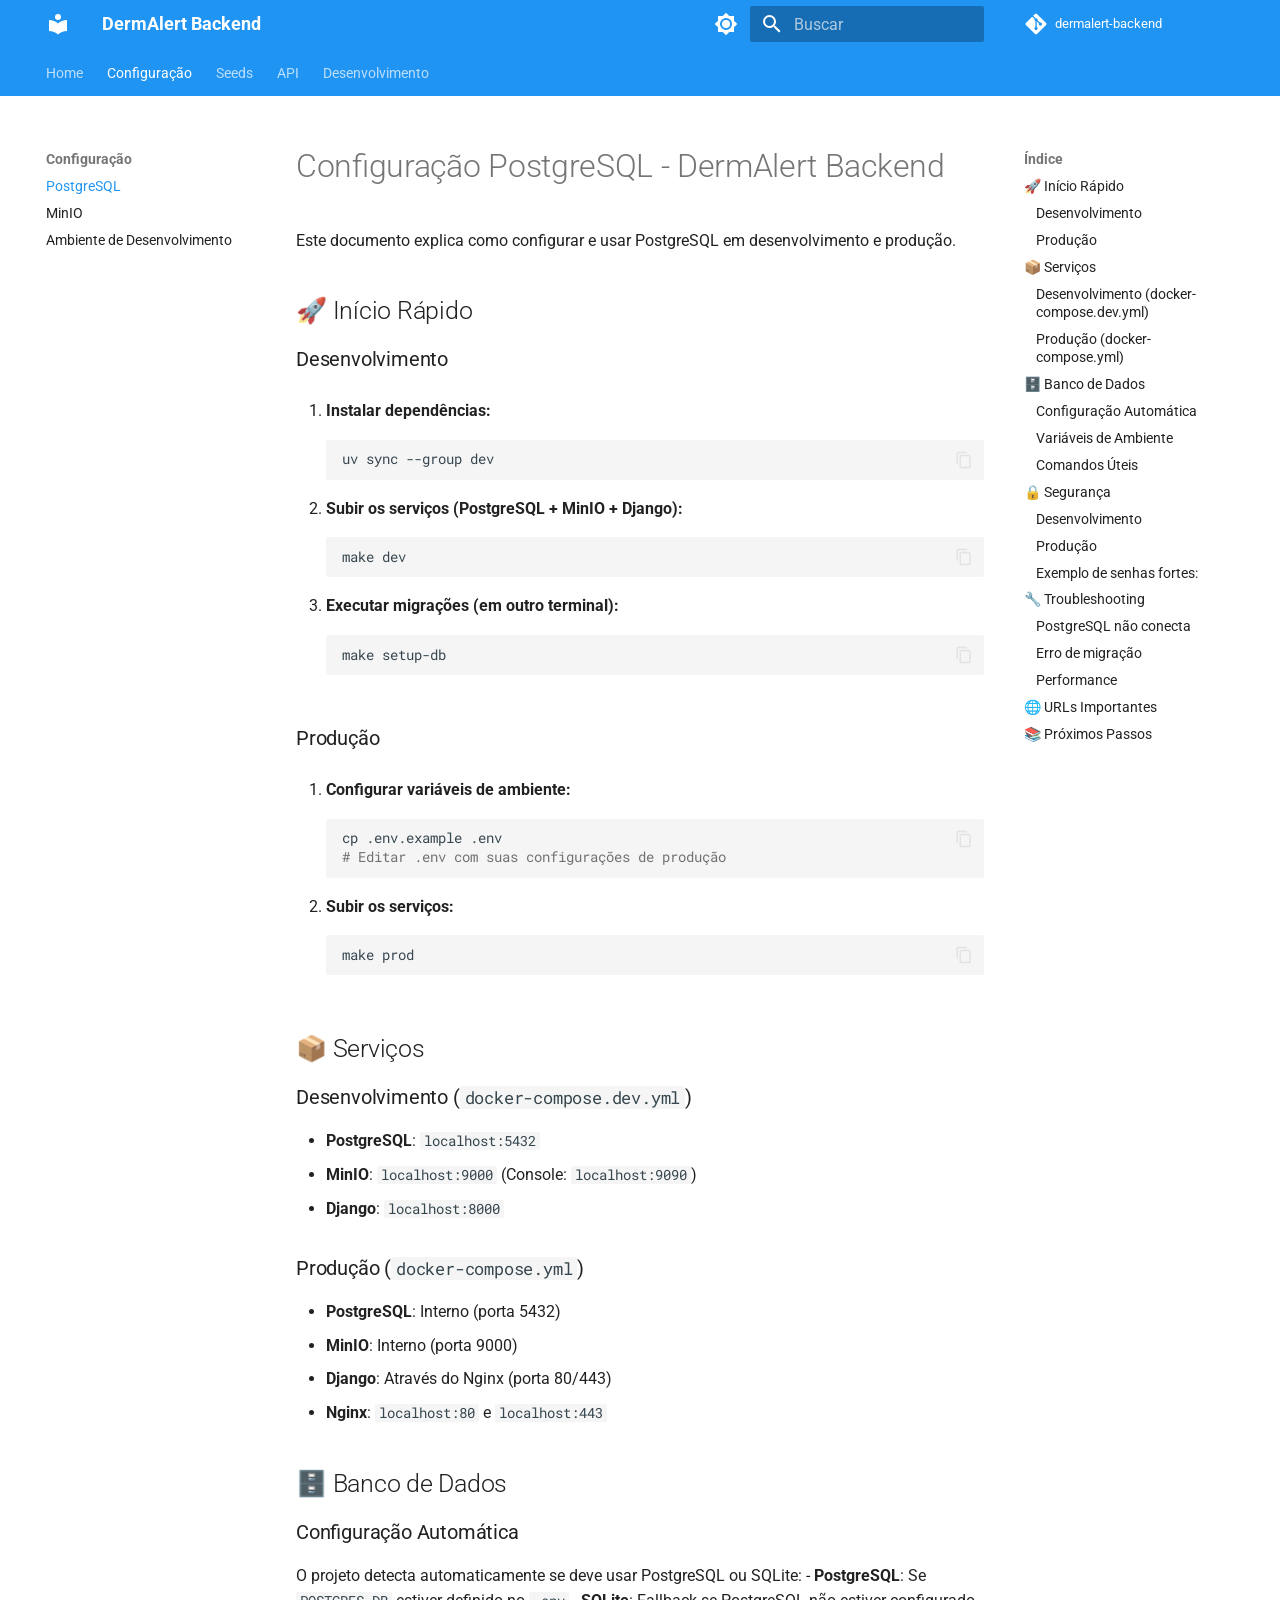
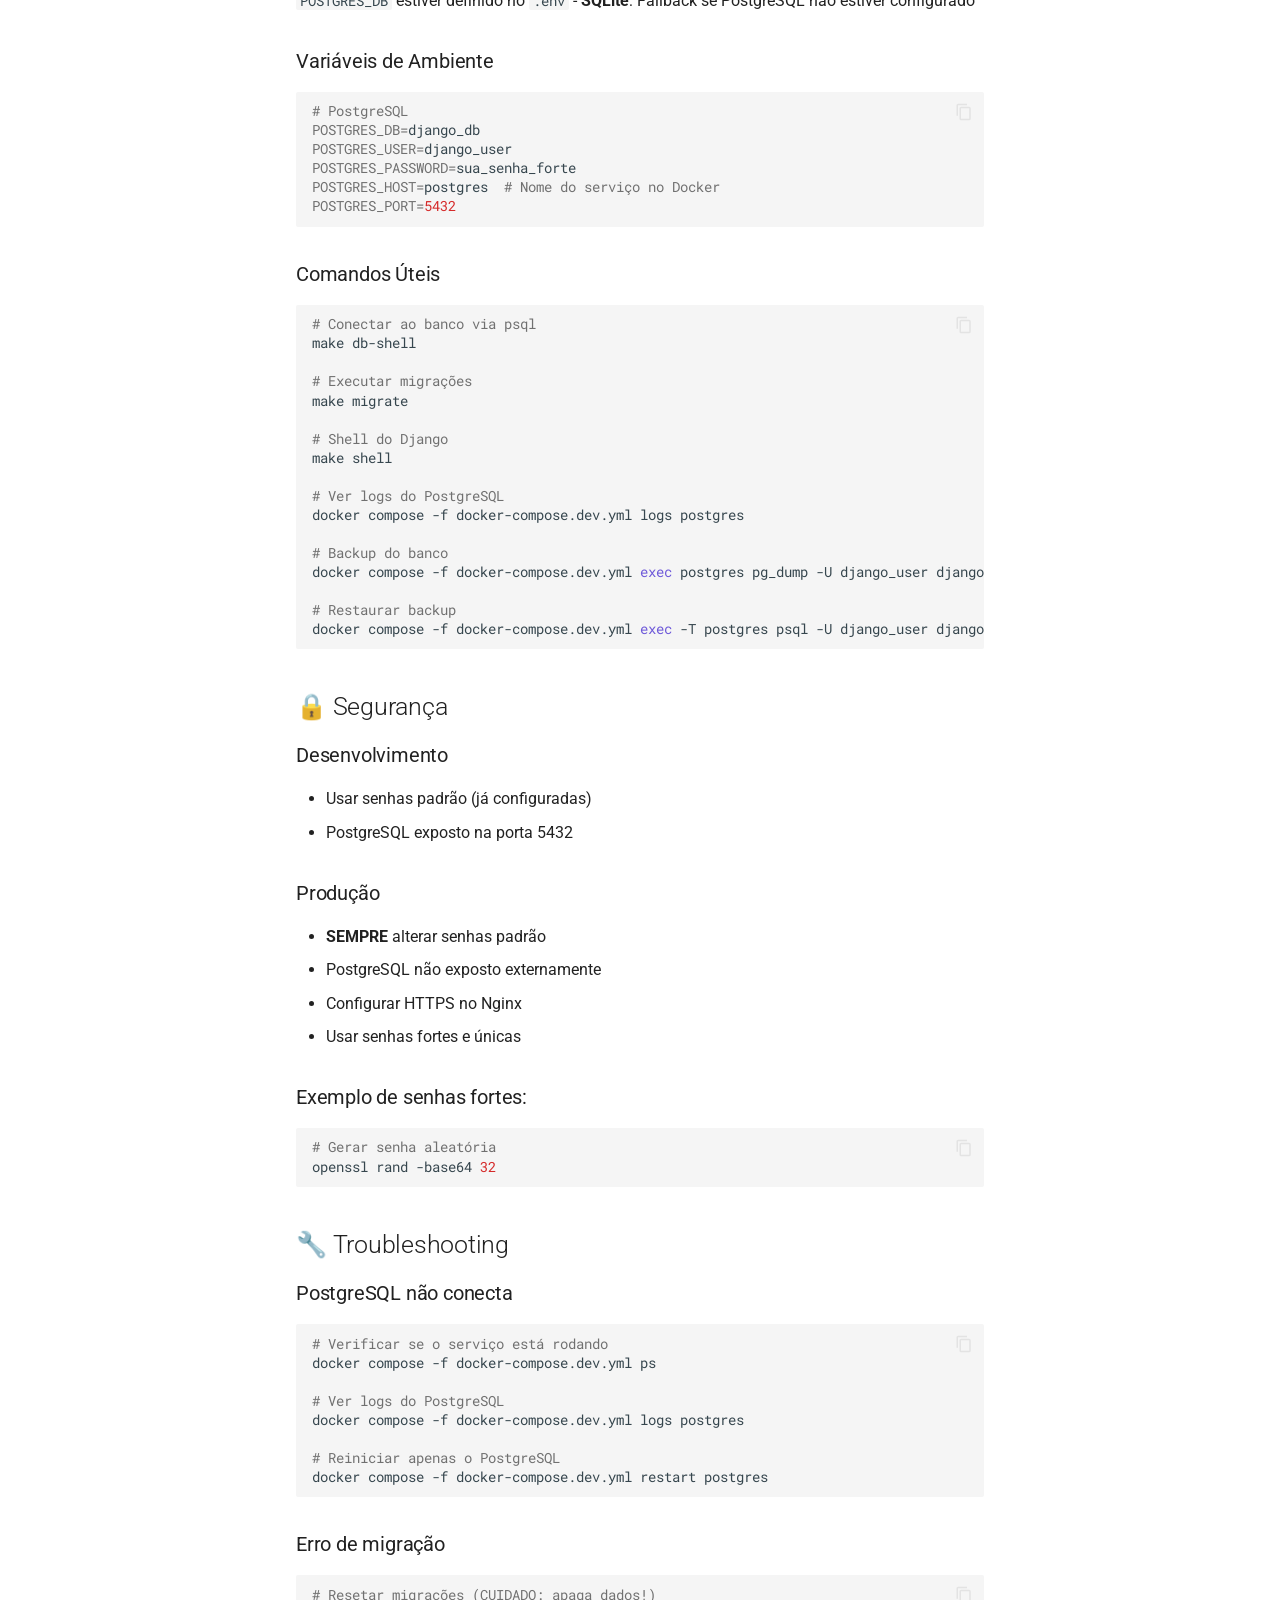
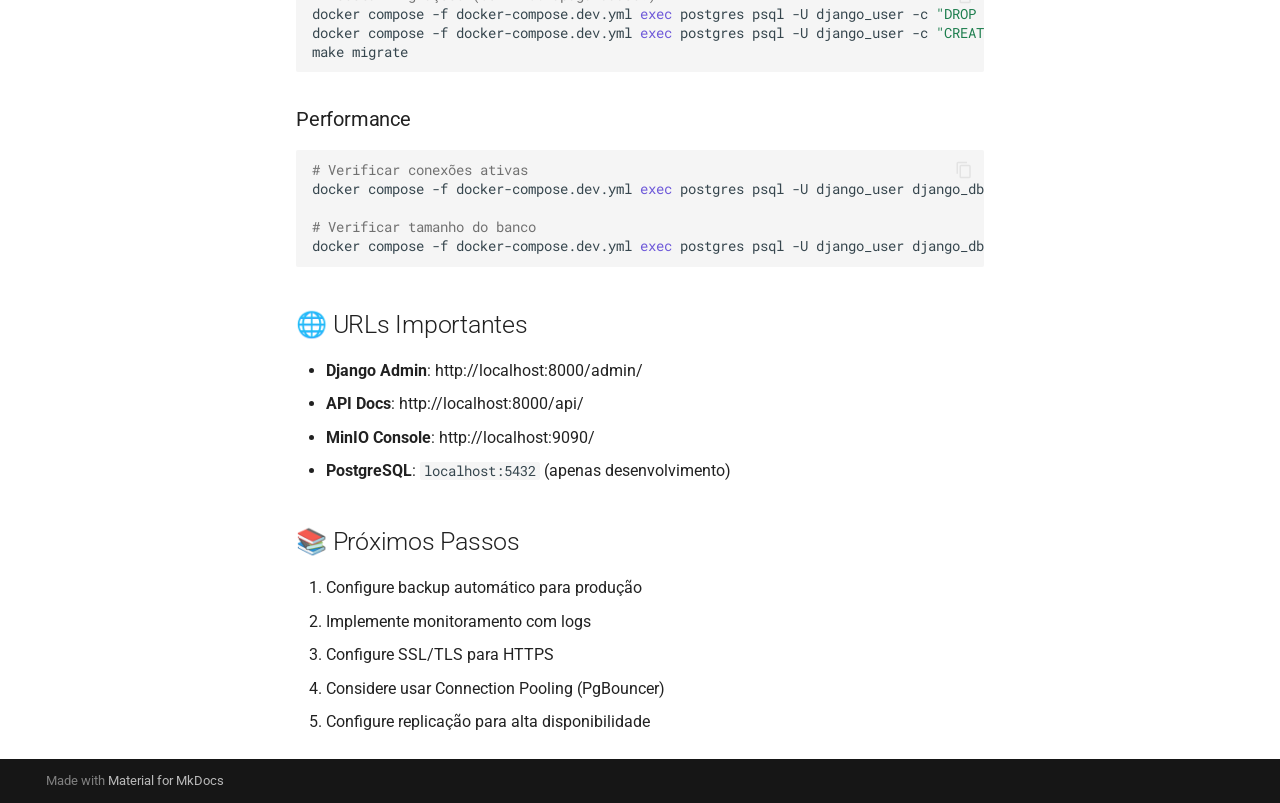
<file: setup/postgres/index.html>
<!doctype html>
<html lang="pt" class="no-js">
  <head>
    
      <meta charset="utf-8">
      <meta name="viewport" content="width=device-width,initial-scale=1">
      
        <meta name="description" content="Sistema backend para diagnóstico dermatológico com IA">
      
      
        <meta name="author" content="Giovanni">
      
      
      
        <link rel="prev" href="../..">
      
      
        <link rel="next" href="../minio/">
      
      
      <link rel="icon" href="../../assets/images/favicon.png">
      <meta name="generator" content="mkdocs-1.6.1, mkdocs-material-9.6.15">
    
    
      
        <title>PostgreSQL - DermAlert Backend</title>
      
    
    
      <link rel="stylesheet" href="../../assets/stylesheets/main.342714a4.min.css">
      
        
        <link rel="stylesheet" href="../../assets/stylesheets/palette.06af60db.min.css">
      
      


    
    
      
    
    
      
        
        
        <link rel="preconnect" href="https://fonts.gstatic.com" crossorigin>
        <link rel="stylesheet" href="https://fonts.googleapis.com/css?family=Roboto:300,300i,400,400i,700,700i%7CRoboto+Mono:400,400i,700,700i&display=fallback">
        <style>:root{--md-text-font:"Roboto";--md-code-font:"Roboto Mono"}</style>
      
    
    
    <script>__md_scope=new URL("../..",location),__md_hash=e=>[...e].reduce(((e,_)=>(e<<5)-e+_.charCodeAt(0)),0),__md_get=(e,_=localStorage,t=__md_scope)=>JSON.parse(_.getItem(t.pathname+"."+e)),__md_set=(e,_,t=localStorage,a=__md_scope)=>{try{t.setItem(a.pathname+"."+e,JSON.stringify(_))}catch(e){}}</script>
    
      

    
    
    
  </head>
  
  
    
    
      
    
    
    
    
    <body dir="ltr" data-md-color-scheme="default" data-md-color-primary="blue" data-md-color-accent="blue">
  
    
    <input class="md-toggle" data-md-toggle="drawer" type="checkbox" id="__drawer" autocomplete="off">
    <input class="md-toggle" data-md-toggle="search" type="checkbox" id="__search" autocomplete="off">
    <label class="md-overlay" for="__drawer"></label>
    <div data-md-component="skip">
      
        
        <a href="#configuracao-postgresql-dermalert-backend" class="md-skip">
          Ir para o conteúdo
        </a>
      
    </div>
    <div data-md-component="announce">
      
    </div>
    
    
      

<header class="md-header" data-md-component="header">
  <nav class="md-header__inner md-grid" aria-label="Cabeçalho">
    <a href="../.." title="DermAlert Backend" class="md-header__button md-logo" aria-label="DermAlert Backend" data-md-component="logo">
      
  
  <svg xmlns="http://www.w3.org/2000/svg" viewBox="0 0 24 24"><path d="M12 8a3 3 0 0 0 3-3 3 3 0 0 0-3-3 3 3 0 0 0-3 3 3 3 0 0 0 3 3m0 3.54C9.64 9.35 6.5 8 3 8v11c3.5 0 6.64 1.35 9 3.54 2.36-2.19 5.5-3.54 9-3.54V8c-3.5 0-6.64 1.35-9 3.54"/></svg>

    </a>
    <label class="md-header__button md-icon" for="__drawer">
      
      <svg xmlns="http://www.w3.org/2000/svg" viewBox="0 0 24 24"><path d="M3 6h18v2H3zm0 5h18v2H3zm0 5h18v2H3z"/></svg>
    </label>
    <div class="md-header__title" data-md-component="header-title">
      <div class="md-header__ellipsis">
        <div class="md-header__topic">
          <span class="md-ellipsis">
            DermAlert Backend
          </span>
        </div>
        <div class="md-header__topic" data-md-component="header-topic">
          <span class="md-ellipsis">
            
              PostgreSQL
            
          </span>
        </div>
      </div>
    </div>
    
      
        <form class="md-header__option" data-md-component="palette">
  
    
    
    
    <input class="md-option" data-md-color-media="" data-md-color-scheme="default" data-md-color-primary="blue" data-md-color-accent="blue"  aria-label="Modo escuro"  type="radio" name="__palette" id="__palette_0">
    
      <label class="md-header__button md-icon" title="Modo escuro" for="__palette_1" hidden>
        <svg xmlns="http://www.w3.org/2000/svg" viewBox="0 0 24 24"><path d="M12 8a4 4 0 0 0-4 4 4 4 0 0 0 4 4 4 4 0 0 0 4-4 4 4 0 0 0-4-4m0 10a6 6 0 0 1-6-6 6 6 0 0 1 6-6 6 6 0 0 1 6 6 6 6 0 0 1-6 6m8-9.31V4h-4.69L12 .69 8.69 4H4v4.69L.69 12 4 15.31V20h4.69L12 23.31 15.31 20H20v-4.69L23.31 12z"/></svg>
      </label>
    
  
    
    
    
    <input class="md-option" data-md-color-media="" data-md-color-scheme="slate" data-md-color-primary="blue" data-md-color-accent="blue"  aria-label="Modo claro"  type="radio" name="__palette" id="__palette_1">
    
      <label class="md-header__button md-icon" title="Modo claro" for="__palette_0" hidden>
        <svg xmlns="http://www.w3.org/2000/svg" viewBox="0 0 24 24"><path d="M12 18c-.89 0-1.74-.2-2.5-.55C11.56 16.5 13 14.42 13 12s-1.44-4.5-3.5-5.45C10.26 6.2 11.11 6 12 6a6 6 0 0 1 6 6 6 6 0 0 1-6 6m8-9.31V4h-4.69L12 .69 8.69 4H4v4.69L.69 12 4 15.31V20h4.69L12 23.31 15.31 20H20v-4.69L23.31 12z"/></svg>
      </label>
    
  
</form>
      
    
    
      <script>var palette=__md_get("__palette");if(palette&&palette.color){if("(prefers-color-scheme)"===palette.color.media){var media=matchMedia("(prefers-color-scheme: light)"),input=document.querySelector(media.matches?"[data-md-color-media='(prefers-color-scheme: light)']":"[data-md-color-media='(prefers-color-scheme: dark)']");palette.color.media=input.getAttribute("data-md-color-media"),palette.color.scheme=input.getAttribute("data-md-color-scheme"),palette.color.primary=input.getAttribute("data-md-color-primary"),palette.color.accent=input.getAttribute("data-md-color-accent")}for(var[key,value]of Object.entries(palette.color))document.body.setAttribute("data-md-color-"+key,value)}</script>
    
    
    
      
      
        <label class="md-header__button md-icon" for="__search">
          
          <svg xmlns="http://www.w3.org/2000/svg" viewBox="0 0 24 24"><path d="M9.5 3A6.5 6.5 0 0 1 16 9.5c0 1.61-.59 3.09-1.56 4.23l.27.27h.79l5 5-1.5 1.5-5-5v-.79l-.27-.27A6.52 6.52 0 0 1 9.5 16 6.5 6.5 0 0 1 3 9.5 6.5 6.5 0 0 1 9.5 3m0 2C7 5 5 7 5 9.5S7 14 9.5 14 14 12 14 9.5 12 5 9.5 5"/></svg>
        </label>
        <div class="md-search" data-md-component="search" role="dialog">
  <label class="md-search__overlay" for="__search"></label>
  <div class="md-search__inner" role="search">
    <form class="md-search__form" name="search">
      <input type="text" class="md-search__input" name="query" aria-label="Buscar" placeholder="Buscar" autocapitalize="off" autocorrect="off" autocomplete="off" spellcheck="false" data-md-component="search-query" required>
      <label class="md-search__icon md-icon" for="__search">
        
        <svg xmlns="http://www.w3.org/2000/svg" viewBox="0 0 24 24"><path d="M9.5 3A6.5 6.5 0 0 1 16 9.5c0 1.61-.59 3.09-1.56 4.23l.27.27h.79l5 5-1.5 1.5-5-5v-.79l-.27-.27A6.52 6.52 0 0 1 9.5 16 6.5 6.5 0 0 1 3 9.5 6.5 6.5 0 0 1 9.5 3m0 2C7 5 5 7 5 9.5S7 14 9.5 14 14 12 14 9.5 12 5 9.5 5"/></svg>
        
        <svg xmlns="http://www.w3.org/2000/svg" viewBox="0 0 24 24"><path d="M20 11v2H8l5.5 5.5-1.42 1.42L4.16 12l7.92-7.92L13.5 5.5 8 11z"/></svg>
      </label>
      <nav class="md-search__options" aria-label="Pesquisar">
        
          <a href="javascript:void(0)" class="md-search__icon md-icon" title="Compartilhar" aria-label="Compartilhar" data-clipboard data-clipboard-text="" data-md-component="search-share" tabindex="-1">
            
            <svg xmlns="http://www.w3.org/2000/svg" viewBox="0 0 24 24"><path d="M18 16.08c-.76 0-1.44.3-1.96.77L8.91 12.7c.05-.23.09-.46.09-.7s-.04-.47-.09-.7l7.05-4.11c.54.5 1.25.81 2.04.81a3 3 0 0 0 3-3 3 3 0 0 0-3-3 3 3 0 0 0-3 3c0 .24.04.47.09.7L8.04 9.81C7.5 9.31 6.79 9 6 9a3 3 0 0 0-3 3 3 3 0 0 0 3 3c.79 0 1.5-.31 2.04-.81l7.12 4.15c-.05.21-.08.43-.08.66 0 1.61 1.31 2.91 2.92 2.91s2.92-1.3 2.92-2.91A2.92 2.92 0 0 0 18 16.08"/></svg>
          </a>
        
        <button type="reset" class="md-search__icon md-icon" title="Limpar" aria-label="Limpar" tabindex="-1">
          
          <svg xmlns="http://www.w3.org/2000/svg" viewBox="0 0 24 24"><path d="M19 6.41 17.59 5 12 10.59 6.41 5 5 6.41 10.59 12 5 17.59 6.41 19 12 13.41 17.59 19 19 17.59 13.41 12z"/></svg>
        </button>
      </nav>
      
    </form>
    <div class="md-search__output">
      <div class="md-search__scrollwrap" tabindex="0" data-md-scrollfix>
        <div class="md-search-result" data-md-component="search-result">
          <div class="md-search-result__meta">
            Inicializando a pesquisa
          </div>
          <ol class="md-search-result__list" role="presentation"></ol>
        </div>
      </div>
    </div>
  </div>
</div>
      
    
    
      <div class="md-header__source">
        <a href="https://github.com/DermAlert/dermalert-backend" title="Ir ao repositório" class="md-source" data-md-component="source">
  <div class="md-source__icon md-icon">
    
    <svg xmlns="http://www.w3.org/2000/svg" viewBox="0 0 448 512"><!--! Font Awesome Free 6.7.2 by @fontawesome - https://fontawesome.com License - https://fontawesome.com/license/free (Icons: CC BY 4.0, Fonts: SIL OFL 1.1, Code: MIT License) Copyright 2024 Fonticons, Inc.--><path d="M439.55 236.05 244 40.45a28.87 28.87 0 0 0-40.81 0l-40.66 40.63 51.52 51.52c27.06-9.14 52.68 16.77 43.39 43.68l49.66 49.66c34.23-11.8 61.18 31 35.47 56.69-26.49 26.49-70.21-2.87-56-37.34L240.22 199v121.85c25.3 12.54 22.26 41.85 9.08 55a34.34 34.34 0 0 1-48.55 0c-17.57-17.6-11.07-46.91 11.25-56v-123c-20.8-8.51-24.6-30.74-18.64-45L142.57 101 8.45 235.14a28.86 28.86 0 0 0 0 40.81l195.61 195.6a28.86 28.86 0 0 0 40.8 0l194.69-194.69a28.86 28.86 0 0 0 0-40.81"/></svg>
  </div>
  <div class="md-source__repository">
    dermalert-backend
  </div>
</a>
      </div>
    
  </nav>
  
</header>
    
    <div class="md-container" data-md-component="container">
      
      
        
          
            
<nav class="md-tabs" aria-label="Abas" data-md-component="tabs">
  <div class="md-grid">
    <ul class="md-tabs__list">
      
        
  
  
  
  
    <li class="md-tabs__item">
      <a href="../.." class="md-tabs__link">
        
  
  
    
  
  Home

      </a>
    </li>
  

      
        
  
  
  
    
  
  
    
    
      <li class="md-tabs__item md-tabs__item--active">
        <a href="./" class="md-tabs__link">
          
  
  
  Configuração

        </a>
      </li>
    
  

      
        
  
  
  
  
    
    
      <li class="md-tabs__item">
        <a href="../../seeds/quick-guide/" class="md-tabs__link">
          
  
  
  Seeds

        </a>
      </li>
    
  

      
        
  
  
  
  
    
    
      <li class="md-tabs__item">
        <a href="../../api/accounts/" class="md-tabs__link">
          
  
  
  API

        </a>
      </li>
    
  

      
        
  
  
  
  
    
    
      <li class="md-tabs__item">
        <a href="../../development/architecture/" class="md-tabs__link">
          
  
  
  Desenvolvimento

        </a>
      </li>
    
  

      
    </ul>
  </div>
</nav>
          
        
      
      <main class="md-main" data-md-component="main">
        <div class="md-main__inner md-grid">
          
            
              
              <div class="md-sidebar md-sidebar--primary" data-md-component="sidebar" data-md-type="navigation" >
                <div class="md-sidebar__scrollwrap">
                  <div class="md-sidebar__inner">
                    


  


<nav class="md-nav md-nav--primary md-nav--lifted" aria-label="Navegação" data-md-level="0">
  <label class="md-nav__title" for="__drawer">
    <a href="../.." title="DermAlert Backend" class="md-nav__button md-logo" aria-label="DermAlert Backend" data-md-component="logo">
      
  
  <svg xmlns="http://www.w3.org/2000/svg" viewBox="0 0 24 24"><path d="M12 8a3 3 0 0 0 3-3 3 3 0 0 0-3-3 3 3 0 0 0-3 3 3 3 0 0 0 3 3m0 3.54C9.64 9.35 6.5 8 3 8v11c3.5 0 6.64 1.35 9 3.54 2.36-2.19 5.5-3.54 9-3.54V8c-3.5 0-6.64 1.35-9 3.54"/></svg>

    </a>
    DermAlert Backend
  </label>
  
    <div class="md-nav__source">
      <a href="https://github.com/DermAlert/dermalert-backend" title="Ir ao repositório" class="md-source" data-md-component="source">
  <div class="md-source__icon md-icon">
    
    <svg xmlns="http://www.w3.org/2000/svg" viewBox="0 0 448 512"><!--! Font Awesome Free 6.7.2 by @fontawesome - https://fontawesome.com License - https://fontawesome.com/license/free (Icons: CC BY 4.0, Fonts: SIL OFL 1.1, Code: MIT License) Copyright 2024 Fonticons, Inc.--><path d="M439.55 236.05 244 40.45a28.87 28.87 0 0 0-40.81 0l-40.66 40.63 51.52 51.52c27.06-9.14 52.68 16.77 43.39 43.68l49.66 49.66c34.23-11.8 61.18 31 35.47 56.69-26.49 26.49-70.21-2.87-56-37.34L240.22 199v121.85c25.3 12.54 22.26 41.85 9.08 55a34.34 34.34 0 0 1-48.55 0c-17.57-17.6-11.07-46.91 11.25-56v-123c-20.8-8.51-24.6-30.74-18.64-45L142.57 101 8.45 235.14a28.86 28.86 0 0 0 0 40.81l195.61 195.6a28.86 28.86 0 0 0 40.8 0l194.69-194.69a28.86 28.86 0 0 0 0-40.81"/></svg>
  </div>
  <div class="md-source__repository">
    dermalert-backend
  </div>
</a>
    </div>
  
  <ul class="md-nav__list" data-md-scrollfix>
    
      
      
  
  
  
  
    <li class="md-nav__item">
      <a href="../.." class="md-nav__link">
        
  
  
  <span class="md-ellipsis">
    Home
    
  </span>
  

      </a>
    </li>
  

    
      
      
  
  
    
  
  
  
    
    
    
    
      
        
        
      
      
        
      
    
    
    <li class="md-nav__item md-nav__item--active md-nav__item--section md-nav__item--nested">
      
        
        
        <input class="md-nav__toggle md-toggle " type="checkbox" id="__nav_2" checked>
        
          
          <label class="md-nav__link" for="__nav_2" id="__nav_2_label" tabindex="">
            
  
  
  <span class="md-ellipsis">
    Configuração
    
  </span>
  

            <span class="md-nav__icon md-icon"></span>
          </label>
        
        <nav class="md-nav" data-md-level="1" aria-labelledby="__nav_2_label" aria-expanded="true">
          <label class="md-nav__title" for="__nav_2">
            <span class="md-nav__icon md-icon"></span>
            Configuração
          </label>
          <ul class="md-nav__list" data-md-scrollfix>
            
              
                
  
  
    
  
  
  
    <li class="md-nav__item md-nav__item--active">
      
      <input class="md-nav__toggle md-toggle" type="checkbox" id="__toc">
      
      
        
      
      
        <label class="md-nav__link md-nav__link--active" for="__toc">
          
  
  
  <span class="md-ellipsis">
    PostgreSQL
    
  </span>
  

          <span class="md-nav__icon md-icon"></span>
        </label>
      
      <a href="./" class="md-nav__link md-nav__link--active">
        
  
  
  <span class="md-ellipsis">
    PostgreSQL
    
  </span>
  

      </a>
      
        

<nav class="md-nav md-nav--secondary" aria-label="Índice">
  
  
  
    
  
  
    <label class="md-nav__title" for="__toc">
      <span class="md-nav__icon md-icon"></span>
      Índice
    </label>
    <ul class="md-nav__list" data-md-component="toc" data-md-scrollfix>
      
        <li class="md-nav__item">
  <a href="#inicio-rapido" class="md-nav__link">
    <span class="md-ellipsis">
      🚀 Início Rápido
    </span>
  </a>
  
    <nav class="md-nav" aria-label="🚀 Início Rápido">
      <ul class="md-nav__list">
        
          <li class="md-nav__item">
  <a href="#desenvolvimento" class="md-nav__link">
    <span class="md-ellipsis">
      Desenvolvimento
    </span>
  </a>
  
</li>
        
          <li class="md-nav__item">
  <a href="#producao" class="md-nav__link">
    <span class="md-ellipsis">
      Produção
    </span>
  </a>
  
</li>
        
      </ul>
    </nav>
  
</li>
      
        <li class="md-nav__item">
  <a href="#servicos" class="md-nav__link">
    <span class="md-ellipsis">
      📦 Serviços
    </span>
  </a>
  
    <nav class="md-nav" aria-label="📦 Serviços">
      <ul class="md-nav__list">
        
          <li class="md-nav__item">
  <a href="#desenvolvimento-docker-composedevyml" class="md-nav__link">
    <span class="md-ellipsis">
      Desenvolvimento (docker-compose.dev.yml)
    </span>
  </a>
  
</li>
        
          <li class="md-nav__item">
  <a href="#producao-docker-composeyml" class="md-nav__link">
    <span class="md-ellipsis">
      Produção (docker-compose.yml)
    </span>
  </a>
  
</li>
        
      </ul>
    </nav>
  
</li>
      
        <li class="md-nav__item">
  <a href="#banco-de-dados" class="md-nav__link">
    <span class="md-ellipsis">
      🗄️ Banco de Dados
    </span>
  </a>
  
    <nav class="md-nav" aria-label="🗄️ Banco de Dados">
      <ul class="md-nav__list">
        
          <li class="md-nav__item">
  <a href="#configuracao-automatica" class="md-nav__link">
    <span class="md-ellipsis">
      Configuração Automática
    </span>
  </a>
  
</li>
        
          <li class="md-nav__item">
  <a href="#variaveis-de-ambiente" class="md-nav__link">
    <span class="md-ellipsis">
      Variáveis de Ambiente
    </span>
  </a>
  
</li>
        
          <li class="md-nav__item">
  <a href="#comandos-uteis" class="md-nav__link">
    <span class="md-ellipsis">
      Comandos Úteis
    </span>
  </a>
  
</li>
        
      </ul>
    </nav>
  
</li>
      
        <li class="md-nav__item">
  <a href="#seguranca" class="md-nav__link">
    <span class="md-ellipsis">
      🔒 Segurança
    </span>
  </a>
  
    <nav class="md-nav" aria-label="🔒 Segurança">
      <ul class="md-nav__list">
        
          <li class="md-nav__item">
  <a href="#desenvolvimento_1" class="md-nav__link">
    <span class="md-ellipsis">
      Desenvolvimento
    </span>
  </a>
  
</li>
        
          <li class="md-nav__item">
  <a href="#producao_1" class="md-nav__link">
    <span class="md-ellipsis">
      Produção
    </span>
  </a>
  
</li>
        
          <li class="md-nav__item">
  <a href="#exemplo-de-senhas-fortes" class="md-nav__link">
    <span class="md-ellipsis">
      Exemplo de senhas fortes:
    </span>
  </a>
  
</li>
        
      </ul>
    </nav>
  
</li>
      
        <li class="md-nav__item">
  <a href="#troubleshooting" class="md-nav__link">
    <span class="md-ellipsis">
      🔧 Troubleshooting
    </span>
  </a>
  
    <nav class="md-nav" aria-label="🔧 Troubleshooting">
      <ul class="md-nav__list">
        
          <li class="md-nav__item">
  <a href="#postgresql-nao-conecta" class="md-nav__link">
    <span class="md-ellipsis">
      PostgreSQL não conecta
    </span>
  </a>
  
</li>
        
          <li class="md-nav__item">
  <a href="#erro-de-migracao" class="md-nav__link">
    <span class="md-ellipsis">
      Erro de migração
    </span>
  </a>
  
</li>
        
          <li class="md-nav__item">
  <a href="#performance" class="md-nav__link">
    <span class="md-ellipsis">
      Performance
    </span>
  </a>
  
</li>
        
      </ul>
    </nav>
  
</li>
      
        <li class="md-nav__item">
  <a href="#urls-importantes" class="md-nav__link">
    <span class="md-ellipsis">
      🌐 URLs Importantes
    </span>
  </a>
  
</li>
      
        <li class="md-nav__item">
  <a href="#proximos-passos" class="md-nav__link">
    <span class="md-ellipsis">
      📚 Próximos Passos
    </span>
  </a>
  
</li>
      
    </ul>
  
</nav>
      
    </li>
  

              
            
              
                
  
  
  
  
    <li class="md-nav__item">
      <a href="../minio/" class="md-nav__link">
        
  
  
  <span class="md-ellipsis">
    MinIO
    
  </span>
  

      </a>
    </li>
  

              
            
              
                
  
  
  
  
    <li class="md-nav__item">
      <a href="../development/" class="md-nav__link">
        
  
  
  <span class="md-ellipsis">
    Ambiente de Desenvolvimento
    
  </span>
  

      </a>
    </li>
  

              
            
          </ul>
        </nav>
      
    </li>
  

    
      
      
  
  
  
  
    
    
    
    
      
      
        
      
    
    
    <li class="md-nav__item md-nav__item--nested">
      
        
        
          
        
        <input class="md-nav__toggle md-toggle md-toggle--indeterminate" type="checkbox" id="__nav_3" >
        
          
          <label class="md-nav__link" for="__nav_3" id="__nav_3_label" tabindex="0">
            
  
  
  <span class="md-ellipsis">
    Seeds
    
  </span>
  

            <span class="md-nav__icon md-icon"></span>
          </label>
        
        <nav class="md-nav" data-md-level="1" aria-labelledby="__nav_3_label" aria-expanded="false">
          <label class="md-nav__title" for="__nav_3">
            <span class="md-nav__icon md-icon"></span>
            Seeds
          </label>
          <ul class="md-nav__list" data-md-scrollfix>
            
              
                
  
  
  
  
    <li class="md-nav__item">
      <a href="../../seeds/quick-guide/" class="md-nav__link">
        
  
  
  <span class="md-ellipsis">
    Guia Rápido
    
  </span>
  

      </a>
    </li>
  

              
            
              
                
  
  
  
  
    <li class="md-nav__item">
      <a href="../../seeds/complete-guide/" class="md-nav__link">
        
  
  
  <span class="md-ellipsis">
    Documentação Completa
    
  </span>
  

      </a>
    </li>
  

              
            
              
                
  
  
  
  
    <li class="md-nav__item">
      <a href="../../seeds/technical-summary/" class="md-nav__link">
        
  
  
  <span class="md-ellipsis">
    Resumo Técnico
    
  </span>
  

      </a>
    </li>
  

              
            
              
                
  
  
  
  
    <li class="md-nav__item">
      <a href="../../seeds/commands-reference/" class="md-nav__link">
        
  
  
  <span class="md-ellipsis">
    Commands Reference
    
  </span>
  

      </a>
    </li>
  

              
            
          </ul>
        </nav>
      
    </li>
  

    
      
      
  
  
  
  
    
    
    
    
      
      
        
      
    
    
    <li class="md-nav__item md-nav__item--nested">
      
        
        
          
        
        <input class="md-nav__toggle md-toggle md-toggle--indeterminate" type="checkbox" id="__nav_4" >
        
          
          <label class="md-nav__link" for="__nav_4" id="__nav_4_label" tabindex="0">
            
  
  
  <span class="md-ellipsis">
    API
    
  </span>
  

            <span class="md-nav__icon md-icon"></span>
          </label>
        
        <nav class="md-nav" data-md-level="1" aria-labelledby="__nav_4_label" aria-expanded="false">
          <label class="md-nav__title" for="__nav_4">
            <span class="md-nav__icon md-icon"></span>
            API
          </label>
          <ul class="md-nav__list" data-md-scrollfix>
            
              
                
  
  
  
  
    <li class="md-nav__item">
      <a href="../../api/accounts/" class="md-nav__link">
        
  
  
  <span class="md-ellipsis">
    Accounts
    
  </span>
  

      </a>
    </li>
  

              
            
              
                
  
  
  
  
    <li class="md-nav__item">
      <a href="../../api/health-units/" class="md-nav__link">
        
  
  
  <span class="md-ellipsis">
    Health Units
    
  </span>
  

      </a>
    </li>
  

              
            
              
                
  
  
  
  
    <li class="md-nav__item">
      <a href="../../api/addresses/" class="md-nav__link">
        
  
  
  <span class="md-ellipsis">
    Endereços
    
  </span>
  

      </a>
    </li>
  

              
            
          </ul>
        </nav>
      
    </li>
  

    
      
      
  
  
  
  
    
    
    
    
      
      
        
      
    
    
    <li class="md-nav__item md-nav__item--nested">
      
        
        
          
        
        <input class="md-nav__toggle md-toggle md-toggle--indeterminate" type="checkbox" id="__nav_5" >
        
          
          <label class="md-nav__link" for="__nav_5" id="__nav_5_label" tabindex="0">
            
  
  
  <span class="md-ellipsis">
    Desenvolvimento
    
  </span>
  

            <span class="md-nav__icon md-icon"></span>
          </label>
        
        <nav class="md-nav" data-md-level="1" aria-labelledby="__nav_5_label" aria-expanded="false">
          <label class="md-nav__title" for="__nav_5">
            <span class="md-nav__icon md-icon"></span>
            Desenvolvimento
          </label>
          <ul class="md-nav__list" data-md-scrollfix>
            
              
                
  
  
  
  
    <li class="md-nav__item">
      <a href="../../development/architecture/" class="md-nav__link">
        
  
  
  <span class="md-ellipsis">
    Arquitetura
    
  </span>
  

      </a>
    </li>
  

              
            
              
                
  
  
  
  
    <li class="md-nav__item">
      <a href="../../development/testing.md" class="md-nav__link">
        
  
  
  <span class="md-ellipsis">
    Testes
    
  </span>
  

      </a>
    </li>
  

              
            
              
                
  
  
  
  
    <li class="md-nav__item">
      <a href="../../development/deploy.md" class="md-nav__link">
        
  
  
  <span class="md-ellipsis">
    Deploy
    
  </span>
  

      </a>
    </li>
  

              
            
          </ul>
        </nav>
      
    </li>
  

    
  </ul>
</nav>
                  </div>
                </div>
              </div>
            
            
              
              <div class="md-sidebar md-sidebar--secondary" data-md-component="sidebar" data-md-type="toc" >
                <div class="md-sidebar__scrollwrap">
                  <div class="md-sidebar__inner">
                    

<nav class="md-nav md-nav--secondary" aria-label="Índice">
  
  
  
    
  
  
    <label class="md-nav__title" for="__toc">
      <span class="md-nav__icon md-icon"></span>
      Índice
    </label>
    <ul class="md-nav__list" data-md-component="toc" data-md-scrollfix>
      
        <li class="md-nav__item">
  <a href="#inicio-rapido" class="md-nav__link">
    <span class="md-ellipsis">
      🚀 Início Rápido
    </span>
  </a>
  
    <nav class="md-nav" aria-label="🚀 Início Rápido">
      <ul class="md-nav__list">
        
          <li class="md-nav__item">
  <a href="#desenvolvimento" class="md-nav__link">
    <span class="md-ellipsis">
      Desenvolvimento
    </span>
  </a>
  
</li>
        
          <li class="md-nav__item">
  <a href="#producao" class="md-nav__link">
    <span class="md-ellipsis">
      Produção
    </span>
  </a>
  
</li>
        
      </ul>
    </nav>
  
</li>
      
        <li class="md-nav__item">
  <a href="#servicos" class="md-nav__link">
    <span class="md-ellipsis">
      📦 Serviços
    </span>
  </a>
  
    <nav class="md-nav" aria-label="📦 Serviços">
      <ul class="md-nav__list">
        
          <li class="md-nav__item">
  <a href="#desenvolvimento-docker-composedevyml" class="md-nav__link">
    <span class="md-ellipsis">
      Desenvolvimento (docker-compose.dev.yml)
    </span>
  </a>
  
</li>
        
          <li class="md-nav__item">
  <a href="#producao-docker-composeyml" class="md-nav__link">
    <span class="md-ellipsis">
      Produção (docker-compose.yml)
    </span>
  </a>
  
</li>
        
      </ul>
    </nav>
  
</li>
      
        <li class="md-nav__item">
  <a href="#banco-de-dados" class="md-nav__link">
    <span class="md-ellipsis">
      🗄️ Banco de Dados
    </span>
  </a>
  
    <nav class="md-nav" aria-label="🗄️ Banco de Dados">
      <ul class="md-nav__list">
        
          <li class="md-nav__item">
  <a href="#configuracao-automatica" class="md-nav__link">
    <span class="md-ellipsis">
      Configuração Automática
    </span>
  </a>
  
</li>
        
          <li class="md-nav__item">
  <a href="#variaveis-de-ambiente" class="md-nav__link">
    <span class="md-ellipsis">
      Variáveis de Ambiente
    </span>
  </a>
  
</li>
        
          <li class="md-nav__item">
  <a href="#comandos-uteis" class="md-nav__link">
    <span class="md-ellipsis">
      Comandos Úteis
    </span>
  </a>
  
</li>
        
      </ul>
    </nav>
  
</li>
      
        <li class="md-nav__item">
  <a href="#seguranca" class="md-nav__link">
    <span class="md-ellipsis">
      🔒 Segurança
    </span>
  </a>
  
    <nav class="md-nav" aria-label="🔒 Segurança">
      <ul class="md-nav__list">
        
          <li class="md-nav__item">
  <a href="#desenvolvimento_1" class="md-nav__link">
    <span class="md-ellipsis">
      Desenvolvimento
    </span>
  </a>
  
</li>
        
          <li class="md-nav__item">
  <a href="#producao_1" class="md-nav__link">
    <span class="md-ellipsis">
      Produção
    </span>
  </a>
  
</li>
        
          <li class="md-nav__item">
  <a href="#exemplo-de-senhas-fortes" class="md-nav__link">
    <span class="md-ellipsis">
      Exemplo de senhas fortes:
    </span>
  </a>
  
</li>
        
      </ul>
    </nav>
  
</li>
      
        <li class="md-nav__item">
  <a href="#troubleshooting" class="md-nav__link">
    <span class="md-ellipsis">
      🔧 Troubleshooting
    </span>
  </a>
  
    <nav class="md-nav" aria-label="🔧 Troubleshooting">
      <ul class="md-nav__list">
        
          <li class="md-nav__item">
  <a href="#postgresql-nao-conecta" class="md-nav__link">
    <span class="md-ellipsis">
      PostgreSQL não conecta
    </span>
  </a>
  
</li>
        
          <li class="md-nav__item">
  <a href="#erro-de-migracao" class="md-nav__link">
    <span class="md-ellipsis">
      Erro de migração
    </span>
  </a>
  
</li>
        
          <li class="md-nav__item">
  <a href="#performance" class="md-nav__link">
    <span class="md-ellipsis">
      Performance
    </span>
  </a>
  
</li>
        
      </ul>
    </nav>
  
</li>
      
        <li class="md-nav__item">
  <a href="#urls-importantes" class="md-nav__link">
    <span class="md-ellipsis">
      🌐 URLs Importantes
    </span>
  </a>
  
</li>
      
        <li class="md-nav__item">
  <a href="#proximos-passos" class="md-nav__link">
    <span class="md-ellipsis">
      📚 Próximos Passos
    </span>
  </a>
  
</li>
      
    </ul>
  
</nav>
                  </div>
                </div>
              </div>
            
          
          
            <div class="md-content" data-md-component="content">
              <article class="md-content__inner md-typeset">
                
                  


  
  


<h1 id="configuracao-postgresql-dermalert-backend">Configuração PostgreSQL - DermAlert Backend</h1>
<p>Este documento explica como configurar e usar PostgreSQL em desenvolvimento e produção.</p>
<h2 id="inicio-rapido">🚀 Início Rápido</h2>
<h3 id="desenvolvimento">Desenvolvimento</h3>
<ol>
<li>
<p><strong>Instalar dependências:</strong>
   <div class="highlight"><pre><span></span><code><a id="__codelineno-0-1" name="__codelineno-0-1" href="#__codelineno-0-1"></a>uv<span class="w"> </span>sync<span class="w"> </span>--group<span class="w"> </span>dev
</code></pre></div></p>
</li>
<li>
<p><strong>Subir os serviços (PostgreSQL + MinIO + Django):</strong>
   <div class="highlight"><pre><span></span><code><a id="__codelineno-1-1" name="__codelineno-1-1" href="#__codelineno-1-1"></a>make<span class="w"> </span>dev
</code></pre></div></p>
</li>
<li>
<p><strong>Executar migrações (em outro terminal):</strong>
   <div class="highlight"><pre><span></span><code><a id="__codelineno-2-1" name="__codelineno-2-1" href="#__codelineno-2-1"></a>make<span class="w"> </span>setup-db
</code></pre></div></p>
</li>
</ol>
<h3 id="producao">Produção</h3>
<ol>
<li>
<p><strong>Configurar variáveis de ambiente:</strong>
   <div class="highlight"><pre><span></span><code><a id="__codelineno-3-1" name="__codelineno-3-1" href="#__codelineno-3-1"></a>cp<span class="w"> </span>.env.example<span class="w"> </span>.env
<a id="__codelineno-3-2" name="__codelineno-3-2" href="#__codelineno-3-2"></a><span class="c1"># Editar .env com suas configurações de produção</span>
</code></pre></div></p>
</li>
<li>
<p><strong>Subir os serviços:</strong>
   <div class="highlight"><pre><span></span><code><a id="__codelineno-4-1" name="__codelineno-4-1" href="#__codelineno-4-1"></a>make<span class="w"> </span>prod
</code></pre></div></p>
</li>
</ol>
<h2 id="servicos">📦 Serviços</h2>
<h3 id="desenvolvimento-docker-composedevyml">Desenvolvimento (<code>docker-compose.dev.yml</code>)</h3>
<ul>
<li><strong>PostgreSQL</strong>: <code>localhost:5432</code></li>
<li><strong>MinIO</strong>: <code>localhost:9000</code> (Console: <code>localhost:9090</code>)</li>
<li><strong>Django</strong>: <code>localhost:8000</code></li>
</ul>
<h3 id="producao-docker-composeyml">Produção (<code>docker-compose.yml</code>)</h3>
<ul>
<li><strong>PostgreSQL</strong>: Interno (porta 5432)</li>
<li><strong>MinIO</strong>: Interno (porta 9000)</li>
<li><strong>Django</strong>: Através do Nginx (porta 80/443)</li>
<li><strong>Nginx</strong>: <code>localhost:80</code> e <code>localhost:443</code></li>
</ul>
<h2 id="banco-de-dados">🗄️ Banco de Dados</h2>
<h3 id="configuracao-automatica">Configuração Automática</h3>
<p>O projeto detecta automaticamente se deve usar PostgreSQL ou SQLite:
- <strong>PostgreSQL</strong>: Se <code>POSTGRES_DB</code> estiver definido no <code>.env</code>
- <strong>SQLite</strong>: Fallback se PostgreSQL não estiver configurado</p>
<h3 id="variaveis-de-ambiente">Variáveis de Ambiente</h3>
<div class="highlight"><pre><span></span><code><a id="__codelineno-5-1" name="__codelineno-5-1" href="#__codelineno-5-1"></a><span class="c1"># PostgreSQL</span>
<a id="__codelineno-5-2" name="__codelineno-5-2" href="#__codelineno-5-2"></a><span class="nv">POSTGRES_DB</span><span class="o">=</span>django_db
<a id="__codelineno-5-3" name="__codelineno-5-3" href="#__codelineno-5-3"></a><span class="nv">POSTGRES_USER</span><span class="o">=</span>django_user
<a id="__codelineno-5-4" name="__codelineno-5-4" href="#__codelineno-5-4"></a><span class="nv">POSTGRES_PASSWORD</span><span class="o">=</span>sua_senha_forte
<a id="__codelineno-5-5" name="__codelineno-5-5" href="#__codelineno-5-5"></a><span class="nv">POSTGRES_HOST</span><span class="o">=</span>postgres<span class="w">  </span><span class="c1"># Nome do serviço no Docker</span>
<a id="__codelineno-5-6" name="__codelineno-5-6" href="#__codelineno-5-6"></a><span class="nv">POSTGRES_PORT</span><span class="o">=</span><span class="m">5432</span>
</code></pre></div>
<h3 id="comandos-uteis">Comandos Úteis</h3>
<div class="highlight"><pre><span></span><code><a id="__codelineno-6-1" name="__codelineno-6-1" href="#__codelineno-6-1"></a><span class="c1"># Conectar ao banco via psql</span>
<a id="__codelineno-6-2" name="__codelineno-6-2" href="#__codelineno-6-2"></a>make<span class="w"> </span>db-shell
<a id="__codelineno-6-3" name="__codelineno-6-3" href="#__codelineno-6-3"></a>
<a id="__codelineno-6-4" name="__codelineno-6-4" href="#__codelineno-6-4"></a><span class="c1"># Executar migrações</span>
<a id="__codelineno-6-5" name="__codelineno-6-5" href="#__codelineno-6-5"></a>make<span class="w"> </span>migrate
<a id="__codelineno-6-6" name="__codelineno-6-6" href="#__codelineno-6-6"></a>
<a id="__codelineno-6-7" name="__codelineno-6-7" href="#__codelineno-6-7"></a><span class="c1"># Shell do Django</span>
<a id="__codelineno-6-8" name="__codelineno-6-8" href="#__codelineno-6-8"></a>make<span class="w"> </span>shell
<a id="__codelineno-6-9" name="__codelineno-6-9" href="#__codelineno-6-9"></a>
<a id="__codelineno-6-10" name="__codelineno-6-10" href="#__codelineno-6-10"></a><span class="c1"># Ver logs do PostgreSQL</span>
<a id="__codelineno-6-11" name="__codelineno-6-11" href="#__codelineno-6-11"></a>docker<span class="w"> </span>compose<span class="w"> </span>-f<span class="w"> </span>docker-compose.dev.yml<span class="w"> </span>logs<span class="w"> </span>postgres
<a id="__codelineno-6-12" name="__codelineno-6-12" href="#__codelineno-6-12"></a>
<a id="__codelineno-6-13" name="__codelineno-6-13" href="#__codelineno-6-13"></a><span class="c1"># Backup do banco</span>
<a id="__codelineno-6-14" name="__codelineno-6-14" href="#__codelineno-6-14"></a>docker<span class="w"> </span>compose<span class="w"> </span>-f<span class="w"> </span>docker-compose.dev.yml<span class="w"> </span><span class="nb">exec</span><span class="w"> </span>postgres<span class="w"> </span>pg_dump<span class="w"> </span>-U<span class="w"> </span>django_user<span class="w"> </span>django_db<span class="w"> </span>&gt;<span class="w"> </span>backup.sql
<a id="__codelineno-6-15" name="__codelineno-6-15" href="#__codelineno-6-15"></a>
<a id="__codelineno-6-16" name="__codelineno-6-16" href="#__codelineno-6-16"></a><span class="c1"># Restaurar backup</span>
<a id="__codelineno-6-17" name="__codelineno-6-17" href="#__codelineno-6-17"></a>docker<span class="w"> </span>compose<span class="w"> </span>-f<span class="w"> </span>docker-compose.dev.yml<span class="w"> </span><span class="nb">exec</span><span class="w"> </span>-T<span class="w"> </span>postgres<span class="w"> </span>psql<span class="w"> </span>-U<span class="w"> </span>django_user<span class="w"> </span>django_db<span class="w"> </span>&lt;<span class="w"> </span>backup.sql
</code></pre></div>
<h2 id="seguranca">🔒 Segurança</h2>
<h3 id="desenvolvimento_1">Desenvolvimento</h3>
<ul>
<li>Usar senhas padrão (já configuradas)</li>
<li>PostgreSQL exposto na porta 5432</li>
</ul>
<h3 id="producao_1">Produção</h3>
<ul>
<li><strong>SEMPRE</strong> alterar senhas padrão</li>
<li>PostgreSQL não exposto externamente</li>
<li>Configurar HTTPS no Nginx</li>
<li>Usar senhas fortes e únicas</li>
</ul>
<h3 id="exemplo-de-senhas-fortes">Exemplo de senhas fortes:</h3>
<div class="highlight"><pre><span></span><code><a id="__codelineno-7-1" name="__codelineno-7-1" href="#__codelineno-7-1"></a><span class="c1"># Gerar senha aleatória</span>
<a id="__codelineno-7-2" name="__codelineno-7-2" href="#__codelineno-7-2"></a>openssl<span class="w"> </span>rand<span class="w"> </span>-base64<span class="w"> </span><span class="m">32</span>
</code></pre></div>
<h2 id="troubleshooting">🔧 Troubleshooting</h2>
<h3 id="postgresql-nao-conecta">PostgreSQL não conecta</h3>
<div class="highlight"><pre><span></span><code><a id="__codelineno-8-1" name="__codelineno-8-1" href="#__codelineno-8-1"></a><span class="c1"># Verificar se o serviço está rodando</span>
<a id="__codelineno-8-2" name="__codelineno-8-2" href="#__codelineno-8-2"></a>docker<span class="w"> </span>compose<span class="w"> </span>-f<span class="w"> </span>docker-compose.dev.yml<span class="w"> </span>ps
<a id="__codelineno-8-3" name="__codelineno-8-3" href="#__codelineno-8-3"></a>
<a id="__codelineno-8-4" name="__codelineno-8-4" href="#__codelineno-8-4"></a><span class="c1"># Ver logs do PostgreSQL</span>
<a id="__codelineno-8-5" name="__codelineno-8-5" href="#__codelineno-8-5"></a>docker<span class="w"> </span>compose<span class="w"> </span>-f<span class="w"> </span>docker-compose.dev.yml<span class="w"> </span>logs<span class="w"> </span>postgres
<a id="__codelineno-8-6" name="__codelineno-8-6" href="#__codelineno-8-6"></a>
<a id="__codelineno-8-7" name="__codelineno-8-7" href="#__codelineno-8-7"></a><span class="c1"># Reiniciar apenas o PostgreSQL</span>
<a id="__codelineno-8-8" name="__codelineno-8-8" href="#__codelineno-8-8"></a>docker<span class="w"> </span>compose<span class="w"> </span>-f<span class="w"> </span>docker-compose.dev.yml<span class="w"> </span>restart<span class="w"> </span>postgres
</code></pre></div>
<h3 id="erro-de-migracao">Erro de migração</h3>
<div class="highlight"><pre><span></span><code><a id="__codelineno-9-1" name="__codelineno-9-1" href="#__codelineno-9-1"></a><span class="c1"># Resetar migrações (CUIDADO: apaga dados!)</span>
<a id="__codelineno-9-2" name="__codelineno-9-2" href="#__codelineno-9-2"></a>docker<span class="w"> </span>compose<span class="w"> </span>-f<span class="w"> </span>docker-compose.dev.yml<span class="w"> </span><span class="nb">exec</span><span class="w"> </span>postgres<span class="w"> </span>psql<span class="w"> </span>-U<span class="w"> </span>django_user<span class="w"> </span>-c<span class="w"> </span><span class="s2">&quot;DROP DATABASE django_db;&quot;</span>
<a id="__codelineno-9-3" name="__codelineno-9-3" href="#__codelineno-9-3"></a>docker<span class="w"> </span>compose<span class="w"> </span>-f<span class="w"> </span>docker-compose.dev.yml<span class="w"> </span><span class="nb">exec</span><span class="w"> </span>postgres<span class="w"> </span>psql<span class="w"> </span>-U<span class="w"> </span>django_user<span class="w"> </span>-c<span class="w"> </span><span class="s2">&quot;CREATE DATABASE django_db;&quot;</span>
<a id="__codelineno-9-4" name="__codelineno-9-4" href="#__codelineno-9-4"></a>make<span class="w"> </span>migrate
</code></pre></div>
<h3 id="performance">Performance</h3>
<div class="highlight"><pre><span></span><code><a id="__codelineno-10-1" name="__codelineno-10-1" href="#__codelineno-10-1"></a><span class="c1"># Verificar conexões ativas</span>
<a id="__codelineno-10-2" name="__codelineno-10-2" href="#__codelineno-10-2"></a>docker<span class="w"> </span>compose<span class="w"> </span>-f<span class="w"> </span>docker-compose.dev.yml<span class="w"> </span><span class="nb">exec</span><span class="w"> </span>postgres<span class="w"> </span>psql<span class="w"> </span>-U<span class="w"> </span>django_user<span class="w"> </span>django_db<span class="w"> </span>-c<span class="w"> </span><span class="s2">&quot;SELECT * FROM pg_stat_activity;&quot;</span>
<a id="__codelineno-10-3" name="__codelineno-10-3" href="#__codelineno-10-3"></a>
<a id="__codelineno-10-4" name="__codelineno-10-4" href="#__codelineno-10-4"></a><span class="c1"># Verificar tamanho do banco</span>
<a id="__codelineno-10-5" name="__codelineno-10-5" href="#__codelineno-10-5"></a>docker<span class="w"> </span>compose<span class="w"> </span>-f<span class="w"> </span>docker-compose.dev.yml<span class="w"> </span><span class="nb">exec</span><span class="w"> </span>postgres<span class="w"> </span>psql<span class="w"> </span>-U<span class="w"> </span>django_user<span class="w"> </span>django_db<span class="w"> </span>-c<span class="w"> </span><span class="s2">&quot;SELECT pg_size_pretty(pg_database_size(&#39;django_db&#39;));&quot;</span>
</code></pre></div>
<h2 id="urls-importantes">🌐 URLs Importantes</h2>
<ul>
<li><strong>Django Admin</strong>: http://localhost:8000/admin/</li>
<li><strong>API Docs</strong>: http://localhost:8000/api/</li>
<li><strong>MinIO Console</strong>: http://localhost:9090/</li>
<li><strong>PostgreSQL</strong>: <code>localhost:5432</code> (apenas desenvolvimento)</li>
</ul>
<h2 id="proximos-passos">📚 Próximos Passos</h2>
<ol>
<li>Configure backup automático para produção</li>
<li>Implemente monitoramento com logs</li>
<li>Configure SSL/TLS para HTTPS</li>
<li>Considere usar Connection Pooling (PgBouncer)</li>
<li>Configure replicação para alta disponibilidade</li>
</ol>












                
              </article>
            </div>
          
          
<script>var target=document.getElementById(location.hash.slice(1));target&&target.name&&(target.checked=target.name.startsWith("__tabbed_"))</script>
        </div>
        
          <button type="button" class="md-top md-icon" data-md-component="top" hidden>
  
  <svg xmlns="http://www.w3.org/2000/svg" viewBox="0 0 24 24"><path d="M13 20h-2V8l-5.5 5.5-1.42-1.42L12 4.16l7.92 7.92-1.42 1.42L13 8z"/></svg>
  Voltar ao topo
</button>
        
      </main>
      
        <footer class="md-footer">
  
  <div class="md-footer-meta md-typeset">
    <div class="md-footer-meta__inner md-grid">
      <div class="md-copyright">
  
  
    Made with
    <a href="https://squidfunk.github.io/mkdocs-material/" target="_blank" rel="noopener">
      Material for MkDocs
    </a>
  
</div>
      
    </div>
  </div>
</footer>
      
    </div>
    <div class="md-dialog" data-md-component="dialog">
      <div class="md-dialog__inner md-typeset"></div>
    </div>
    
    
    
      
      <script id="__config" type="application/json">{"base": "../..", "features": ["navigation.tabs", "navigation.sections", "navigation.expand", "navigation.top", "search.highlight", "search.share", "content.code.copy"], "search": "../../assets/javascripts/workers/search.d50fe291.min.js", "tags": null, "translations": {"clipboard.copied": "Copiado para \u00e1rea de transfer\u00eancia", "clipboard.copy": "Copiar para \u00e1rea de transfer\u00eancia", "search.result.more.one": "Mais 1 nesta p\u00e1gina", "search.result.more.other": "Mais # nesta p\u00e1gina", "search.result.none": "Nenhum resultado encontrado", "search.result.one": "1 resultado encontrado", "search.result.other": "# resultados encontrados", "search.result.placeholder": "Digite para iniciar a busca", "search.result.term.missing": "Ausente", "select.version": "Selecione a vers\u00e3o"}, "version": null}</script>
    
    
      <script src="../../assets/javascripts/bundle.56ea9cef.min.js"></script>
      
    
  </body>
</html>
</file>
<file: assets/stylesheets/main.342714a4.min.css>
@charset "UTF-8";html{-webkit-text-size-adjust:none;-moz-text-size-adjust:none;text-size-adjust:none;box-sizing:border-box}*,:after,:before{box-sizing:inherit}@media (prefers-reduced-motion){*,:after,:before{transition:none!important}}body{margin:0}a,button,input,label{-webkit-tap-highlight-color:transparent}a{color:inherit;text-decoration:none}hr{border:0;box-sizing:initial;display:block;height:.05rem;overflow:visible;padding:0}small{font-size:80%}sub,sup{line-height:1em}img{border-style:none}table{border-collapse:initial;border-spacing:0}td,th{font-weight:400;vertical-align:top}button{background:#0000;border:0;font-family:inherit;font-size:inherit;margin:0;padding:0}input{border:0;outline:none}:root{--md-primary-fg-color:#4051b5;--md-primary-fg-color--light:#5d6cc0;--md-primary-fg-color--dark:#303fa1;--md-primary-bg-color:#fff;--md-primary-bg-color--light:#ffffffb3;--md-accent-fg-color:#526cfe;--md-accent-fg-color--transparent:#526cfe1a;--md-accent-bg-color:#fff;--md-accent-bg-color--light:#ffffffb3}[data-md-color-scheme=default]{color-scheme:light}[data-md-color-scheme=default] img[src$="#gh-dark-mode-only"],[data-md-color-scheme=default] img[src$="#only-dark"]{display:none}:root,[data-md-color-scheme=default]{--md-hue:225deg;--md-default-fg-color:#000000de;--md-default-fg-color--light:#0000008a;--md-default-fg-color--lighter:#00000052;--md-default-fg-color--lightest:#00000012;--md-default-bg-color:#fff;--md-default-bg-color--light:#ffffffb3;--md-default-bg-color--lighter:#ffffff4d;--md-default-bg-color--lightest:#ffffff1f;--md-code-fg-color:#36464e;--md-code-bg-color:#f5f5f5;--md-code-hl-color:#4287ff;--md-code-hl-color--light:#4287ff1a;--md-code-hl-number-color:#d52a2a;--md-code-hl-special-color:#db1457;--md-code-hl-function-color:#a846b9;--md-code-hl-constant-color:#6e59d9;--md-code-hl-keyword-color:#3f6ec6;--md-code-hl-string-color:#1c7d4d;--md-code-hl-name-color:var(--md-code-fg-color);--md-code-hl-operator-color:var(--md-default-fg-color--light);--md-code-hl-punctuation-color:var(--md-default-fg-color--light);--md-code-hl-comment-color:var(--md-default-fg-color--light);--md-code-hl-generic-color:var(--md-default-fg-color--light);--md-code-hl-variable-color:var(--md-default-fg-color--light);--md-typeset-color:var(--md-default-fg-color);--md-typeset-a-color:var(--md-primary-fg-color);--md-typeset-del-color:#f5503d26;--md-typeset-ins-color:#0bd57026;--md-typeset-kbd-color:#fafafa;--md-typeset-kbd-accent-color:#fff;--md-typeset-kbd-border-color:#b8b8b8;--md-typeset-mark-color:#ffff0080;--md-typeset-table-color:#0000001f;--md-typeset-table-color--light:rgba(0,0,0,.035);--md-admonition-fg-color:var(--md-default-fg-color);--md-admonition-bg-color:var(--md-default-bg-color);--md-warning-fg-color:#000000de;--md-warning-bg-color:#ff9;--md-footer-fg-color:#fff;--md-footer-fg-color--light:#ffffffb3;--md-footer-fg-color--lighter:#ffffff73;--md-footer-bg-color:#000000de;--md-footer-bg-color--dark:#00000052;--md-shadow-z1:0 0.2rem 0.5rem #0000000d,0 0 0.05rem #0000001a;--md-shadow-z2:0 0.2rem 0.5rem #0000001a,0 0 0.05rem #00000040;--md-shadow-z3:0 0.2rem 0.5rem #0003,0 0 0.05rem #00000059}.md-icon svg{fill:currentcolor;display:block;height:1.2rem;width:1.2rem}body{-webkit-font-smoothing:antialiased;-moz-osx-font-smoothing:grayscale;--md-text-font-family:var(--md-text-font,_),-apple-system,BlinkMacSystemFont,Helvetica,Arial,sans-serif;--md-code-font-family:var(--md-code-font,_),SFMono-Regular,Consolas,Menlo,monospace}aside,body,input{font-feature-settings:"kern","liga";color:var(--md-typeset-color);font-family:var(--md-text-font-family)}code,kbd,pre{font-feature-settings:"kern";font-family:var(--md-code-font-family)}:root{--md-typeset-table-sort-icon:url('data:image/svg+xml;charset=utf-8,<svg xmlns="http://www.w3.org/2000/svg" viewBox="0 0 24 24"><path d="m18 21-4-4h3V7h-3l4-4 4 4h-3v10h3M2 19v-2h10v2M2 13v-2h7v2M2 7V5h4v2z"/></svg>');--md-typeset-table-sort-icon--asc:url('data:image/svg+xml;charset=utf-8,<svg xmlns="http://www.w3.org/2000/svg" viewBox="0 0 24 24"><path d="M19 17h3l-4 4-4-4h3V3h2M2 17h10v2H2M6 5v2H2V5m0 6h7v2H2z"/></svg>');--md-typeset-table-sort-icon--desc:url('data:image/svg+xml;charset=utf-8,<svg xmlns="http://www.w3.org/2000/svg" viewBox="0 0 24 24"><path d="M19 7h3l-4-4-4 4h3v14h2M2 17h10v2H2M6 5v2H2V5m0 6h7v2H2z"/></svg>')}.md-typeset{-webkit-print-color-adjust:exact;color-adjust:exact;font-size:.8rem;line-height:1.6;overflow-wrap:break-word}@media print{.md-typeset{font-size:.68rem}}.md-typeset blockquote,.md-typeset dl,.md-typeset figure,.md-typeset ol,.md-typeset pre,.md-typeset ul{margin-bottom:1em;margin-top:1em}.md-typeset h1{color:var(--md-default-fg-color--light);font-size:2em;line-height:1.3;margin:0 0 1.25em}.md-typeset h1,.md-typeset h2{font-weight:300;letter-spacing:-.01em}.md-typeset h2{font-size:1.5625em;line-height:1.4;margin:1.6em 0 .64em}.md-typeset h3{font-size:1.25em;font-weight:400;letter-spacing:-.01em;line-height:1.5;margin:1.6em 0 .8em}.md-typeset h2+h3{margin-top:.8em}.md-typeset h4{font-weight:700;letter-spacing:-.01em;margin:1em 0}.md-typeset h5,.md-typeset h6{color:var(--md-default-fg-color--light);font-size:.8em;font-weight:700;letter-spacing:-.01em;margin:1.25em 0}.md-typeset h5{text-transform:uppercase}.md-typeset h5 code{text-transform:none}.md-typeset hr{border-bottom:.05rem solid var(--md-default-fg-color--lightest);display:flow-root;margin:1.5em 0}.md-typeset a{color:var(--md-typeset-a-color);word-break:break-word}.md-typeset a,.md-typeset a:before{transition:color 125ms}.md-typeset a:focus,.md-typeset a:hover{color:var(--md-accent-fg-color)}.md-typeset a:focus code,.md-typeset a:hover code{background-color:var(--md-accent-fg-color--transparent)}.md-typeset a code{color:currentcolor;transition:background-color 125ms}.md-typeset a.focus-visible{outline-color:var(--md-accent-fg-color);outline-offset:.2rem}.md-typeset code,.md-typeset kbd,.md-typeset pre{color:var(--md-code-fg-color);direction:ltr;font-variant-ligatures:none}@media print{.md-typeset code,.md-typeset kbd,.md-typeset pre{white-space:pre-wrap}}.md-typeset code{background-color:var(--md-code-bg-color);border-radius:.1rem;-webkit-box-decoration-break:clone;box-decoration-break:clone;font-size:.85em;padding:0 .2941176471em;word-break:break-word}.md-typeset code:not(.focus-visible){-webkit-tap-highlight-color:transparent;outline:none}.md-typeset pre{display:flow-root;line-height:1.4;position:relative}.md-typeset pre>code{-webkit-box-decoration-break:slice;box-decoration-break:slice;box-shadow:none;display:block;margin:0;outline-color:var(--md-accent-fg-color);overflow:auto;padding:.7720588235em 1.1764705882em;scrollbar-color:var(--md-default-fg-color--lighter) #0000;scrollbar-width:thin;touch-action:auto;word-break:normal}.md-typeset pre>code:hover{scrollbar-color:var(--md-accent-fg-color) #0000}.md-typeset pre>code::-webkit-scrollbar{height:.2rem;width:.2rem}.md-typeset pre>code::-webkit-scrollbar-thumb{background-color:var(--md-default-fg-color--lighter)}.md-typeset pre>code::-webkit-scrollbar-thumb:hover{background-color:var(--md-accent-fg-color)}.md-typeset kbd{background-color:var(--md-typeset-kbd-color);border-radius:.1rem;box-shadow:0 .1rem 0 .05rem var(--md-typeset-kbd-border-color),0 .1rem 0 var(--md-typeset-kbd-border-color),0 -.1rem .2rem var(--md-typeset-kbd-accent-color) inset;color:var(--md-default-fg-color);display:inline-block;font-size:.75em;padding:0 .6666666667em;vertical-align:text-top;word-break:break-word}.md-typeset mark{background-color:var(--md-typeset-mark-color);-webkit-box-decoration-break:clone;box-decoration-break:clone;color:inherit;word-break:break-word}.md-typeset abbr{border-bottom:.05rem dotted var(--md-default-fg-color--light);cursor:help;text-decoration:none}.md-typeset small{opacity:.75}[dir=ltr] .md-typeset sub,[dir=ltr] .md-typeset sup{margin-left:.078125em}[dir=rtl] .md-typeset sub,[dir=rtl] .md-typeset sup{margin-right:.078125em}[dir=ltr] .md-typeset blockquote{padding-left:.6rem}[dir=rtl] .md-typeset blockquote{padding-right:.6rem}[dir=ltr] .md-typeset blockquote{border-left:.2rem solid var(--md-default-fg-color--lighter)}[dir=rtl] .md-typeset blockquote{border-right:.2rem solid var(--md-default-fg-color--lighter)}.md-typeset blockquote{color:var(--md-default-fg-color--light);margin-left:0;margin-right:0}.md-typeset ul{list-style-type:disc}.md-typeset ul[type]{list-style-type:revert-layer}[dir=ltr] .md-typeset ol,[dir=ltr] .md-typeset ul{margin-left:.625em}[dir=rtl] .md-typeset ol,[dir=rtl] .md-typeset ul{margin-right:.625em}.md-typeset ol,.md-typeset ul{padding:0}.md-typeset ol:not([hidden]),.md-typeset ul:not([hidden]){display:flow-root}.md-typeset ol ol,.md-typeset ul ol{list-style-type:lower-alpha}.md-typeset ol ol ol,.md-typeset ul ol ol{list-style-type:lower-roman}.md-typeset ol ol ol ol,.md-typeset ul ol ol ol{list-style-type:upper-alpha}.md-typeset ol ol ol ol ol,.md-typeset ul ol ol ol ol{list-style-type:upper-roman}.md-typeset ol[type],.md-typeset ul[type]{list-style-type:revert-layer}[dir=ltr] .md-typeset ol li,[dir=ltr] .md-typeset ul li{margin-left:1.25em}[dir=rtl] .md-typeset ol li,[dir=rtl] .md-typeset ul li{margin-right:1.25em}.md-typeset ol li,.md-typeset ul li{margin-bottom:.5em}.md-typeset ol li blockquote,.md-typeset ol li p,.md-typeset ul li blockquote,.md-typeset ul li p{margin:.5em 0}.md-typeset ol li:last-child,.md-typeset ul li:last-child{margin-bottom:0}[dir=ltr] .md-typeset ol li ol,[dir=ltr] .md-typeset ol li ul,[dir=ltr] .md-typeset ul li ol,[dir=ltr] .md-typeset ul li ul{margin-left:.625em}[dir=rtl] .md-typeset ol li ol,[dir=rtl] .md-typeset ol li ul,[dir=rtl] .md-typeset ul li ol,[dir=rtl] .md-typeset ul li ul{margin-right:.625em}.md-typeset ol li ol,.md-typeset ol li ul,.md-typeset ul li ol,.md-typeset ul li ul{margin-bottom:.5em;margin-top:.5em}[dir=ltr] .md-typeset dd{margin-left:1.875em}[dir=rtl] .md-typeset dd{margin-right:1.875em}.md-typeset dd{margin-bottom:1.5em;margin-top:1em}.md-typeset img,.md-typeset svg,.md-typeset video{height:auto;max-width:100%}.md-typeset img[align=left]{margin:1em 1em 1em 0}.md-typeset img[align=right]{margin:1em 0 1em 1em}.md-typeset img[align]:only-child{margin-top:0}.md-typeset figure{display:flow-root;margin:1em auto;max-width:100%;text-align:center;width:-moz-fit-content;width:fit-content}.md-typeset figure img{display:block;margin:0 auto}.md-typeset figcaption{font-style:italic;margin:1em auto;max-width:24rem}.md-typeset iframe{max-width:100%}.md-typeset table:not([class]){background-color:var(--md-default-bg-color);border:.05rem solid var(--md-typeset-table-color);border-radius:.1rem;display:inline-block;font-size:.64rem;max-width:100%;overflow:auto;touch-action:auto}@media print{.md-typeset table:not([class]){display:table}}.md-typeset table:not([class])+*{margin-top:1.5em}.md-typeset table:not([class]) td>:first-child,.md-typeset table:not([class]) th>:first-child{margin-top:0}.md-typeset table:not([class]) td>:last-child,.md-typeset table:not([class]) th>:last-child{margin-bottom:0}.md-typeset table:not([class]) td:not([align]),.md-typeset table:not([class]) th:not([align]){text-align:left}[dir=rtl] .md-typeset table:not([class]) td:not([align]),[dir=rtl] .md-typeset table:not([class]) th:not([align]){text-align:right}.md-typeset table:not([class]) th{font-weight:700;min-width:5rem;padding:.9375em 1.25em;vertical-align:top}.md-typeset table:not([class]) td{border-top:.05rem solid var(--md-typeset-table-color);padding:.9375em 1.25em;vertical-align:top}.md-typeset table:not([class]) tbody tr{transition:background-color 125ms}.md-typeset table:not([class]) tbody tr:hover{background-color:var(--md-typeset-table-color--light);box-shadow:0 .05rem 0 var(--md-default-bg-color) inset}.md-typeset table:not([class]) a{word-break:normal}.md-typeset table th[role=columnheader]{cursor:pointer}[dir=ltr] .md-typeset table th[role=columnheader]:after{margin-left:.5em}[dir=rtl] .md-typeset table th[role=columnheader]:after{margin-right:.5em}.md-typeset table th[role=columnheader]:after{content:"";display:inline-block;height:1.2em;-webkit-mask-image:var(--md-typeset-table-sort-icon);mask-image:var(--md-typeset-table-sort-icon);-webkit-mask-repeat:no-repeat;mask-repeat:no-repeat;-webkit-mask-size:contain;mask-size:contain;transition:background-color 125ms;vertical-align:text-bottom;width:1.2em}.md-typeset table th[role=columnheader]:hover:after{background-color:var(--md-default-fg-color--lighter)}.md-typeset table th[role=columnheader][aria-sort=ascending]:after{background-color:var(--md-default-fg-color--light);-webkit-mask-image:var(--md-typeset-table-sort-icon--asc);mask-image:var(--md-typeset-table-sort-icon--asc)}.md-typeset table th[role=columnheader][aria-sort=descending]:after{background-color:var(--md-default-fg-color--light);-webkit-mask-image:var(--md-typeset-table-sort-icon--desc);mask-image:var(--md-typeset-table-sort-icon--desc)}.md-typeset__scrollwrap{margin:1em -.8rem;overflow-x:auto;touch-action:auto}.md-typeset__table{display:inline-block;margin-bottom:.5em;padding:0 .8rem}@media print{.md-typeset__table{display:block}}html .md-typeset__table table{display:table;margin:0;overflow:hidden;width:100%}@media screen and (max-width:44.984375em){.md-content__inner>pre{margin:1em -.8rem}.md-content__inner>pre code{border-radius:0}}.md-typeset .md-author{border-radius:100%;display:block;flex-shrink:0;height:1.6rem;overflow:hidden;position:relative;transition:color 125ms,transform 125ms;width:1.6rem}.md-typeset .md-author img{display:block}.md-typeset .md-author--more{background:var(--md-default-fg-color--lightest);color:var(--md-default-fg-color--lighter);font-size:.6rem;font-weight:700;line-height:1.6rem;text-align:center}.md-typeset .md-author--long{height:2.4rem;width:2.4rem}.md-typeset a.md-author{transform:scale(1)}.md-typeset a.md-author img{border-radius:100%;filter:grayscale(100%) opacity(75%);transition:filter 125ms}.md-typeset a.md-author:focus,.md-typeset a.md-author:hover{transform:scale(1.1);z-index:1}.md-typeset a.md-author:focus img,.md-typeset a.md-author:hover img{filter:grayscale(0)}.md-banner{background-color:var(--md-footer-bg-color);color:var(--md-footer-fg-color);overflow:auto}@media print{.md-banner{display:none}}.md-banner--warning{background-color:var(--md-warning-bg-color);color:var(--md-warning-fg-color)}.md-banner__inner{font-size:.7rem;margin:.6rem auto;padding:0 .8rem}[dir=ltr] .md-banner__button{float:right}[dir=rtl] .md-banner__button{float:left}.md-banner__button{color:inherit;cursor:pointer;transition:opacity .25s}.no-js .md-banner__button{display:none}.md-banner__button:hover{opacity:.7}html{font-size:125%;height:100%;overflow-x:hidden}@media screen and (min-width:100em){html{font-size:137.5%}}@media screen and (min-width:125em){html{font-size:150%}}body{background-color:var(--md-default-bg-color);display:flex;flex-direction:column;font-size:.5rem;min-height:100%;position:relative;width:100%}@media print{body{display:block}}@media screen and (max-width:59.984375em){body[data-md-scrolllock]{position:fixed}}.md-grid{margin-left:auto;margin-right:auto;max-width:61rem}.md-container{display:flex;flex-direction:column;flex-grow:1}@media print{.md-container{display:block}}.md-main{flex-grow:1}.md-main__inner{display:flex;height:100%;margin-top:1.5rem}.md-ellipsis{overflow:hidden;text-overflow:ellipsis}.md-toggle{display:none}.md-option{height:0;opacity:0;position:absolute;width:0}.md-option:checked+label:not([hidden]){display:block}.md-option.focus-visible+label{outline-color:var(--md-accent-fg-color);outline-style:auto}.md-skip{background-color:var(--md-default-fg-color);border-radius:.1rem;color:var(--md-default-bg-color);font-size:.64rem;margin:.5rem;opacity:0;outline-color:var(--md-accent-fg-color);padding:.3rem .5rem;position:fixed;transform:translateY(.4rem);z-index:-1}.md-skip:focus{opacity:1;transform:translateY(0);transition:transform .25s cubic-bezier(.4,0,.2,1),opacity 175ms 75ms;z-index:10}@page{margin:25mm}:root{--md-clipboard-icon:url('data:image/svg+xml;charset=utf-8,<svg xmlns="http://www.w3.org/2000/svg" viewBox="0 0 24 24"><path d="M19 21H8V7h11m0-2H8a2 2 0 0 0-2 2v14a2 2 0 0 0 2 2h11a2 2 0 0 0 2-2V7a2 2 0 0 0-2-2m-3-4H4a2 2 0 0 0-2 2v14h2V3h12z"/></svg>')}.md-clipboard{border-radius:.1rem;color:var(--md-default-fg-color--lightest);cursor:pointer;height:1.5em;outline-color:var(--md-accent-fg-color);outline-offset:.1rem;position:absolute;right:.5em;top:.5em;transition:color .25s;width:1.5em;z-index:1}@media print{.md-clipboard{display:none}}.md-clipboard:not(.focus-visible){-webkit-tap-highlight-color:transparent;outline:none}:hover>.md-clipboard{color:var(--md-default-fg-color--light)}.md-clipboard:focus,.md-clipboard:hover{color:var(--md-accent-fg-color)}.md-clipboard:after{background-color:currentcolor;content:"";display:block;height:1.125em;margin:0 auto;-webkit-mask-image:var(--md-clipboard-icon);mask-image:var(--md-clipboard-icon);-webkit-mask-position:center;mask-position:center;-webkit-mask-repeat:no-repeat;mask-repeat:no-repeat;-webkit-mask-size:contain;mask-size:contain;width:1.125em}.md-clipboard--inline{cursor:pointer}.md-clipboard--inline code{transition:color .25s,background-color .25s}.md-clipboard--inline:focus code,.md-clipboard--inline:hover code{background-color:var(--md-accent-fg-color--transparent);color:var(--md-accent-fg-color)}.md-typeset .md-code__content{display:grid}@keyframes consent{0%{opacity:0;transform:translateY(100%)}to{opacity:1;transform:translateY(0)}}@keyframes overlay{0%{opacity:0}to{opacity:1}}.md-consent__overlay{animation:overlay .25s both;-webkit-backdrop-filter:blur(.1rem);backdrop-filter:blur(.1rem);background-color:#0000008a;height:100%;opacity:1;position:fixed;top:0;width:100%;z-index:5}.md-consent__inner{animation:consent .5s cubic-bezier(.1,.7,.1,1) both;background-color:var(--md-default-bg-color);border:0;border-radius:.1rem;bottom:0;box-shadow:0 0 .2rem #0000001a,0 .2rem .4rem #0003;max-height:100%;overflow:auto;padding:0;position:fixed;width:100%;z-index:5}.md-consent__form{padding:.8rem}.md-consent__settings{display:none;margin:1em 0}input:checked+.md-consent__settings{display:block}.md-consent__controls{margin-bottom:.8rem}.md-typeset .md-consent__controls .md-button{display:inline}@media screen and (max-width:44.984375em){.md-typeset .md-consent__controls .md-button{display:block;margin-top:.4rem;text-align:center;width:100%}}.md-consent label{cursor:pointer}.md-content{flex-grow:1;min-width:0}.md-content__inner{margin:0 .8rem 1.2rem;padding-top:.6rem}@media screen and (min-width:76.25em){[dir=ltr] .md-sidebar--primary:not([hidden])~.md-content>.md-content__inner{margin-left:1.2rem}[dir=ltr] .md-sidebar--secondary:not([hidden])~.md-content>.md-content__inner,[dir=rtl] .md-sidebar--primary:not([hidden])~.md-content>.md-content__inner{margin-right:1.2rem}[dir=rtl] .md-sidebar--secondary:not([hidden])~.md-content>.md-content__inner{margin-left:1.2rem}}.md-content__inner:before{content:"";display:block;height:.4rem}.md-content__inner>:last-child{margin-bottom:0}[dir=ltr] .md-content__button{float:right}[dir=rtl] .md-content__button{float:left}[dir=ltr] .md-content__button{margin-left:.4rem}[dir=rtl] .md-content__button{margin-right:.4rem}.md-content__button{margin:.4rem 0;padding:0}@media print{.md-content__button{display:none}}.md-typeset .md-content__button{color:var(--md-default-fg-color--lighter)}.md-content__button svg{display:inline;vertical-align:top}[dir=rtl] .md-content__button svg{transform:scaleX(-1)}[dir=ltr] .md-dialog{right:.8rem}[dir=rtl] .md-dialog{left:.8rem}.md-dialog{background-color:var(--md-default-fg-color);border-radius:.1rem;bottom:.8rem;box-shadow:var(--md-shadow-z3);min-width:11.1rem;opacity:0;padding:.4rem .6rem;pointer-events:none;position:fixed;transform:translateY(100%);transition:transform 0ms .4s,opacity .4s;z-index:4}@media print{.md-dialog{display:none}}.md-dialog--active{opacity:1;pointer-events:auto;transform:translateY(0);transition:transform .4s cubic-bezier(.075,.85,.175,1),opacity .4s}.md-dialog__inner{color:var(--md-default-bg-color);font-size:.7rem}.md-feedback{margin:2em 0 1em;text-align:center}.md-feedback fieldset{border:none;margin:0;padding:0}.md-feedback__title{font-weight:700;margin:1em auto}.md-feedback__inner{position:relative}.md-feedback__list{display:flex;flex-wrap:wrap;place-content:baseline center;position:relative}.md-feedback__list:hover .md-icon:not(:disabled){color:var(--md-default-fg-color--lighter)}:disabled .md-feedback__list{min-height:1.8rem}.md-feedback__icon{color:var(--md-default-fg-color--light);cursor:pointer;flex-shrink:0;margin:0 .1rem;transition:color 125ms}.md-feedback__icon:not(:disabled).md-icon:hover{color:var(--md-accent-fg-color)}.md-feedback__icon:disabled{color:var(--md-default-fg-color--lightest);pointer-events:none}.md-feedback__note{opacity:0;position:relative;transform:translateY(.4rem);transition:transform .4s cubic-bezier(.1,.7,.1,1),opacity .15s}.md-feedback__note>*{margin:0 auto;max-width:16rem}:disabled .md-feedback__note{opacity:1;transform:translateY(0)}@media print{.md-feedback{display:none}}.md-footer{background-color:var(--md-footer-bg-color);color:var(--md-footer-fg-color)}@media print{.md-footer{display:none}}.md-footer__inner{justify-content:space-between;overflow:auto;padding:.2rem}.md-footer__inner:not([hidden]){display:flex}.md-footer__link{align-items:end;display:flex;flex-grow:0.01;margin-bottom:.4rem;margin-top:1rem;max-width:100%;outline-color:var(--md-accent-fg-color);overflow:hidden;transition:opacity .25s}.md-footer__link:focus,.md-footer__link:hover{opacity:.7}[dir=rtl] .md-footer__link svg{transform:scaleX(-1)}@media screen and (max-width:44.984375em){.md-footer__link--prev{flex-shrink:0}.md-footer__link--prev .md-footer__title{display:none}}[dir=ltr] .md-footer__link--next{margin-left:auto}[dir=rtl] .md-footer__link--next{margin-right:auto}.md-footer__link--next{text-align:right}[dir=rtl] .md-footer__link--next{text-align:left}.md-footer__title{flex-grow:1;font-size:.9rem;margin-bottom:.7rem;max-width:calc(100% - 2.4rem);padding:0 1rem;white-space:nowrap}.md-footer__button{margin:.2rem;padding:.4rem}.md-footer__direction{font-size:.64rem;opacity:.7}.md-footer-meta{background-color:var(--md-footer-bg-color--dark)}.md-footer-meta__inner{display:flex;flex-wrap:wrap;justify-content:space-between;padding:.2rem}html .md-footer-meta.md-typeset a{color:var(--md-footer-fg-color--light)}html .md-footer-meta.md-typeset a:focus,html .md-footer-meta.md-typeset a:hover{color:var(--md-footer-fg-color)}.md-copyright{color:var(--md-footer-fg-color--lighter);font-size:.64rem;margin:auto .6rem;padding:.4rem 0;width:100%}@media screen and (min-width:45em){.md-copyright{width:auto}}.md-copyright__highlight{color:var(--md-footer-fg-color--light)}.md-social{display:inline-flex;gap:.2rem;margin:0 .4rem;padding:.2rem 0 .6rem}@media screen and (min-width:45em){.md-social{padding:.6rem 0}}.md-social__link{display:inline-block;height:1.6rem;text-align:center;width:1.6rem}.md-social__link:before{line-height:1.9}.md-social__link svg{fill:currentcolor;max-height:.8rem;vertical-align:-25%}.md-typeset .md-button{border:.1rem solid;border-radius:.1rem;color:var(--md-primary-fg-color);cursor:pointer;display:inline-block;font-weight:700;padding:.625em 2em;transition:color 125ms,background-color 125ms,border-color 125ms}.md-typeset .md-button--primary{background-color:var(--md-primary-fg-color);border-color:var(--md-primary-fg-color);color:var(--md-primary-bg-color)}.md-typeset .md-button:focus,.md-typeset .md-button:hover{background-color:var(--md-accent-fg-color);border-color:var(--md-accent-fg-color);color:var(--md-accent-bg-color)}[dir=ltr] .md-typeset .md-input{border-top-left-radius:.1rem}[dir=ltr] .md-typeset .md-input,[dir=rtl] .md-typeset .md-input{border-top-right-radius:.1rem}[dir=rtl] .md-typeset .md-input{border-top-left-radius:.1rem}.md-typeset .md-input{border-bottom:.1rem solid var(--md-default-fg-color--lighter);box-shadow:var(--md-shadow-z1);font-size:.8rem;height:1.8rem;padding:0 .6rem;transition:border .25s,box-shadow .25s}.md-typeset .md-input:focus,.md-typeset .md-input:hover{border-bottom-color:var(--md-accent-fg-color);box-shadow:var(--md-shadow-z2)}.md-typeset .md-input--stretch{width:100%}.md-header{background-color:var(--md-primary-fg-color);box-shadow:0 0 .2rem #0000,0 .2rem .4rem #0000;color:var(--md-primary-bg-color);display:block;left:0;position:sticky;right:0;top:0;z-index:4}@media print{.md-header{display:none}}.md-header[hidden]{transform:translateY(-100%);transition:transform .25s cubic-bezier(.8,0,.6,1),box-shadow .25s}.md-header--shadow{box-shadow:0 0 .2rem #0000001a,0 .2rem .4rem #0003;transition:transform .25s cubic-bezier(.1,.7,.1,1),box-shadow .25s}.md-header__inner{align-items:center;display:flex;padding:0 .2rem}.md-header__button{color:currentcolor;cursor:pointer;margin:.2rem;outline-color:var(--md-accent-fg-color);padding:.4rem;position:relative;transition:opacity .25s;vertical-align:middle;z-index:1}.md-header__button:hover{opacity:.7}.md-header__button:not([hidden]){display:inline-block}.md-header__button:not(.focus-visible){-webkit-tap-highlight-color:transparent;outline:none}.md-header__button.md-logo{margin:.2rem;padding:.4rem}@media screen and (max-width:76.234375em){.md-header__button.md-logo{display:none}}.md-header__button.md-logo img,.md-header__button.md-logo svg{fill:currentcolor;display:block;height:1.2rem;width:auto}@media screen and (min-width:60em){.md-header__button[for=__search]{display:none}}.no-js .md-header__button[for=__search]{display:none}[dir=rtl] .md-header__button[for=__search] svg{transform:scaleX(-1)}@media screen and (min-width:76.25em){.md-header__button[for=__drawer]{display:none}}.md-header__topic{display:flex;max-width:100%;position:absolute;transition:transform .4s cubic-bezier(.1,.7,.1,1),opacity .15s;white-space:nowrap}.md-header__topic+.md-header__topic{opacity:0;pointer-events:none;transform:translateX(1.25rem);transition:transform .4s cubic-bezier(1,.7,.1,.1),opacity .15s;z-index:-1}[dir=rtl] .md-header__topic+.md-header__topic{transform:translateX(-1.25rem)}.md-header__topic:first-child{font-weight:700}[dir=ltr] .md-header__title{margin-left:1rem;margin-right:.4rem}[dir=rtl] .md-header__title{margin-left:.4rem;margin-right:1rem}.md-header__title{flex-grow:1;font-size:.9rem;height:2.4rem;line-height:2.4rem}.md-header__title--active .md-header__topic{opacity:0;pointer-events:none;transform:translateX(-1.25rem);transition:transform .4s cubic-bezier(1,.7,.1,.1),opacity .15s;z-index:-1}[dir=rtl] .md-header__title--active .md-header__topic{transform:translateX(1.25rem)}.md-header__title--active .md-header__topic+.md-header__topic{opacity:1;pointer-events:auto;transform:translateX(0);transition:transform .4s cubic-bezier(.1,.7,.1,1),opacity .15s;z-index:0}.md-header__title>.md-header__ellipsis{height:100%;position:relative;width:100%}.md-header__option{display:flex;flex-shrink:0;max-width:100%;transition:max-width 0ms .25s,opacity .25s .25s;white-space:nowrap}[data-md-toggle=search]:checked~.md-header .md-header__option{max-width:0;opacity:0;transition:max-width 0ms,opacity 0ms}.md-header__option>input{bottom:0}.md-header__source{display:none}@media screen and (min-width:60em){[dir=ltr] .md-header__source{margin-left:1rem}[dir=rtl] .md-header__source{margin-right:1rem}.md-header__source{display:block;max-width:11.7rem;width:11.7rem}}@media screen and (min-width:76.25em){[dir=ltr] .md-header__source{margin-left:1.4rem}[dir=rtl] .md-header__source{margin-right:1.4rem}}.md-meta{color:var(--md-default-fg-color--light);font-size:.7rem;line-height:1.3}.md-meta__list{display:inline-flex;flex-wrap:wrap;list-style:none;margin:0;padding:0}.md-meta__item:not(:last-child):after{content:"·";margin-left:.2rem;margin-right:.2rem}.md-meta__link{color:var(--md-typeset-a-color)}.md-meta__link:focus,.md-meta__link:hover{color:var(--md-accent-fg-color)}.md-draft{background-color:#ff1744;border-radius:.125em;color:#fff;display:inline-block;font-weight:700;padding-left:.5714285714em;padding-right:.5714285714em}:root{--md-nav-icon--prev:url('data:image/svg+xml;charset=utf-8,<svg xmlns="http://www.w3.org/2000/svg" viewBox="0 0 24 24"><path d="M20 11v2H8l5.5 5.5-1.42 1.42L4.16 12l7.92-7.92L13.5 5.5 8 11z"/></svg>');--md-nav-icon--next:url('data:image/svg+xml;charset=utf-8,<svg xmlns="http://www.w3.org/2000/svg" viewBox="0 0 24 24"><path d="M8.59 16.58 13.17 12 8.59 7.41 10 6l6 6-6 6z"/></svg>');--md-toc-icon:url('data:image/svg+xml;charset=utf-8,<svg xmlns="http://www.w3.org/2000/svg" viewBox="0 0 24 24"><path d="M3 9h14V7H3zm0 4h14v-2H3zm0 4h14v-2H3zm16 0h2v-2h-2zm0-10v2h2V7zm0 6h2v-2h-2z"/></svg>')}.md-nav{font-size:.7rem;line-height:1.3}.md-nav__title{color:var(--md-default-fg-color--light);display:block;font-weight:700;overflow:hidden;padding:0 .6rem;text-overflow:ellipsis}.md-nav__title .md-nav__button{display:none}.md-nav__title .md-nav__button img{height:100%;width:auto}.md-nav__title .md-nav__button.md-logo img,.md-nav__title .md-nav__button.md-logo svg{fill:currentcolor;display:block;height:2.4rem;max-width:100%;object-fit:contain;width:auto}.md-nav__list{list-style:none;margin:0;padding:0}.md-nav__link{align-items:flex-start;display:flex;gap:.4rem;margin-top:.625em;scroll-snap-align:start;transition:color 125ms}.md-nav__link--passed{color:var(--md-default-fg-color--light)}.md-nav__item .md-nav__link--active,.md-nav__item .md-nav__link--active code{color:var(--md-typeset-a-color)}.md-nav__link .md-ellipsis{position:relative}[dir=ltr] .md-nav__link .md-icon:last-child{margin-left:auto}[dir=rtl] .md-nav__link .md-icon:last-child{margin-right:auto}.md-nav__link svg{fill:currentcolor;flex-shrink:0;height:1.3em;position:relative}.md-nav__link[for]:focus,.md-nav__link[for]:hover,.md-nav__link[href]:focus,.md-nav__link[href]:hover{color:var(--md-accent-fg-color);cursor:pointer}.md-nav__link.focus-visible{outline-color:var(--md-accent-fg-color);outline-offset:.2rem}.md-nav--primary .md-nav__link[for=__toc]{display:none}.md-nav--primary .md-nav__link[for=__toc] .md-icon:after{background-color:currentcolor;display:block;height:100%;-webkit-mask-image:var(--md-toc-icon);mask-image:var(--md-toc-icon);width:100%}.md-nav--primary .md-nav__link[for=__toc]~.md-nav{display:none}.md-nav__container>.md-nav__link{margin-top:0}.md-nav__container>.md-nav__link:first-child{flex-grow:1;min-width:0}.md-nav__icon{flex-shrink:0}.md-nav__source{display:none}@media screen and (max-width:76.234375em){.md-nav--primary,.md-nav--primary .md-nav{background-color:var(--md-default-bg-color);display:flex;flex-direction:column;height:100%;left:0;position:absolute;right:0;top:0;z-index:1}.md-nav--primary .md-nav__item,.md-nav--primary .md-nav__title{font-size:.8rem;line-height:1.5}.md-nav--primary .md-nav__title{background-color:var(--md-default-fg-color--lightest);color:var(--md-default-fg-color--light);cursor:pointer;height:5.6rem;line-height:2.4rem;padding:3rem .8rem .2rem;position:relative;white-space:nowrap}[dir=ltr] .md-nav--primary .md-nav__title .md-nav__icon{left:.4rem}[dir=rtl] .md-nav--primary .md-nav__title .md-nav__icon{right:.4rem}.md-nav--primary .md-nav__title .md-nav__icon{display:block;height:1.2rem;margin:.2rem;position:absolute;top:.4rem;width:1.2rem}.md-nav--primary .md-nav__title .md-nav__icon:after{background-color:currentcolor;content:"";display:block;height:100%;-webkit-mask-image:var(--md-nav-icon--prev);mask-image:var(--md-nav-icon--prev);-webkit-mask-position:center;mask-position:center;-webkit-mask-repeat:no-repeat;mask-repeat:no-repeat;-webkit-mask-size:contain;mask-size:contain;width:100%}.md-nav--primary .md-nav__title~.md-nav__list{background-color:var(--md-default-bg-color);box-shadow:0 .05rem 0 var(--md-default-fg-color--lightest) inset;overflow-y:auto;scroll-snap-type:y mandatory;touch-action:pan-y}.md-nav--primary .md-nav__title~.md-nav__list>:first-child{border-top:0}.md-nav--primary .md-nav__title[for=__drawer]{background-color:var(--md-primary-fg-color);color:var(--md-primary-bg-color);font-weight:700}.md-nav--primary .md-nav__title .md-logo{display:block;left:.2rem;margin:.2rem;padding:.4rem;position:absolute;right:.2rem;top:.2rem}.md-nav--primary .md-nav__list{flex:1}.md-nav--primary .md-nav__item{border-top:.05rem solid var(--md-default-fg-color--lightest)}.md-nav--primary .md-nav__item--active>.md-nav__link{color:var(--md-typeset-a-color)}.md-nav--primary .md-nav__item--active>.md-nav__link:focus,.md-nav--primary .md-nav__item--active>.md-nav__link:hover{color:var(--md-accent-fg-color)}.md-nav--primary .md-nav__link{margin-top:0;padding:.6rem .8rem}.md-nav--primary .md-nav__link svg{margin-top:.1em}.md-nav--primary .md-nav__link>.md-nav__link{padding:0}[dir=ltr] .md-nav--primary .md-nav__link .md-nav__icon{margin-right:-.2rem}[dir=rtl] .md-nav--primary .md-nav__link .md-nav__icon{margin-left:-.2rem}.md-nav--primary .md-nav__link .md-nav__icon{font-size:1.2rem;height:1.2rem;width:1.2rem}.md-nav--primary .md-nav__link .md-nav__icon:after{background-color:currentcolor;content:"";display:block;height:100%;-webkit-mask-image:var(--md-nav-icon--next);mask-image:var(--md-nav-icon--next);-webkit-mask-position:center;mask-position:center;-webkit-mask-repeat:no-repeat;mask-repeat:no-repeat;-webkit-mask-size:contain;mask-size:contain;width:100%}[dir=rtl] .md-nav--primary .md-nav__icon:after{transform:scale(-1)}.md-nav--primary .md-nav--secondary .md-nav{background-color:initial;position:static}[dir=ltr] .md-nav--primary .md-nav--secondary .md-nav .md-nav__link{padding-left:1.4rem}[dir=rtl] .md-nav--primary .md-nav--secondary .md-nav .md-nav__link{padding-right:1.4rem}[dir=ltr] .md-nav--primary .md-nav--secondary .md-nav .md-nav .md-nav__link{padding-left:2rem}[dir=rtl] .md-nav--primary .md-nav--secondary .md-nav .md-nav .md-nav__link{padding-right:2rem}[dir=ltr] .md-nav--primary .md-nav--secondary .md-nav .md-nav .md-nav .md-nav__link{padding-left:2.6rem}[dir=rtl] .md-nav--primary .md-nav--secondary .md-nav .md-nav .md-nav .md-nav__link{padding-right:2.6rem}[dir=ltr] .md-nav--primary .md-nav--secondary .md-nav .md-nav .md-nav .md-nav .md-nav__link{padding-left:3.2rem}[dir=rtl] .md-nav--primary .md-nav--secondary .md-nav .md-nav .md-nav .md-nav .md-nav__link{padding-right:3.2rem}.md-nav--secondary{background-color:initial}.md-nav__toggle~.md-nav{display:flex;opacity:0;transform:translateX(100%);transition:transform .25s cubic-bezier(.8,0,.6,1),opacity 125ms 50ms}[dir=rtl] .md-nav__toggle~.md-nav{transform:translateX(-100%)}.md-nav__toggle:checked~.md-nav{opacity:1;transform:translateX(0);transition:transform .25s cubic-bezier(.4,0,.2,1),opacity 125ms 125ms}.md-nav__toggle:checked~.md-nav>.md-nav__list{-webkit-backface-visibility:hidden;backface-visibility:hidden}}@media screen and (max-width:59.984375em){.md-nav--primary .md-nav__link[for=__toc]{display:flex}.md-nav--primary .md-nav__link[for=__toc] .md-icon:after{content:""}.md-nav--primary .md-nav__link[for=__toc]+.md-nav__link{display:none}.md-nav--primary .md-nav__link[for=__toc]~.md-nav{display:flex}.md-nav__source{background-color:var(--md-primary-fg-color--dark);color:var(--md-primary-bg-color);display:block;padding:0 .2rem}}@media screen and (min-width:60em) and (max-width:76.234375em){.md-nav--integrated .md-nav__link[for=__toc]{display:flex}.md-nav--integrated .md-nav__link[for=__toc] .md-icon:after{content:""}.md-nav--integrated .md-nav__link[for=__toc]+.md-nav__link{display:none}.md-nav--integrated .md-nav__link[for=__toc]~.md-nav{display:flex}}@media screen and (min-width:60em){.md-nav{margin-bottom:-.4rem}.md-nav--secondary .md-nav__title{background:var(--md-default-bg-color);box-shadow:0 0 .4rem .4rem var(--md-default-bg-color);position:sticky;top:0;z-index:1}.md-nav--secondary .md-nav__title[for=__toc]{scroll-snap-align:start}.md-nav--secondary .md-nav__title .md-nav__icon{display:none}[dir=ltr] .md-nav--secondary .md-nav__list{padding-left:.6rem}[dir=rtl] .md-nav--secondary .md-nav__list{padding-right:.6rem}.md-nav--secondary .md-nav__list{padding-bottom:.4rem}[dir=ltr] .md-nav--secondary .md-nav__item>.md-nav__link{margin-right:.4rem}[dir=rtl] .md-nav--secondary .md-nav__item>.md-nav__link{margin-left:.4rem}}@media screen and (min-width:76.25em){.md-nav{margin-bottom:-.4rem;transition:max-height .25s cubic-bezier(.86,0,.07,1)}.md-nav--primary .md-nav__title{background:var(--md-default-bg-color);box-shadow:0 0 .4rem .4rem var(--md-default-bg-color);position:sticky;top:0;z-index:1}.md-nav--primary .md-nav__title[for=__drawer]{scroll-snap-align:start}.md-nav--primary .md-nav__title .md-nav__icon{display:none}[dir=ltr] .md-nav--primary .md-nav__list{padding-left:.6rem}[dir=rtl] .md-nav--primary .md-nav__list{padding-right:.6rem}.md-nav--primary .md-nav__list{padding-bottom:.4rem}[dir=ltr] .md-nav--primary .md-nav__item>.md-nav__link{margin-right:.4rem}[dir=rtl] .md-nav--primary .md-nav__item>.md-nav__link{margin-left:.4rem}.md-nav__toggle~.md-nav{display:grid;grid-template-rows:minmax(.4rem,0fr);opacity:0;transition:grid-template-rows .25s cubic-bezier(.86,0,.07,1),opacity .25s,visibility 0ms .25s;visibility:collapse}.md-nav__toggle~.md-nav>.md-nav__list{overflow:hidden}.md-nav__toggle.md-toggle--indeterminate~.md-nav,.md-nav__toggle:checked~.md-nav{grid-template-rows:minmax(.4rem,1fr);opacity:1;transition:grid-template-rows .25s cubic-bezier(.86,0,.07,1),opacity .15s .1s,visibility 0ms;visibility:visible}.md-nav__toggle.md-toggle--indeterminate~.md-nav{transition:none}.md-nav__item--nested>.md-nav>.md-nav__title{display:none}.md-nav__item--section{display:block;margin:1.25em 0}.md-nav__item--section:last-child{margin-bottom:0}.md-nav__item--section>.md-nav__link{font-weight:700}.md-nav__item--section>.md-nav__link[for]{color:var(--md-default-fg-color--light)}.md-nav__item--section>.md-nav__link:not(.md-nav__container){pointer-events:none}.md-nav__item--section>.md-nav__link .md-icon,.md-nav__item--section>.md-nav__link>[for]{display:none}[dir=ltr] .md-nav__item--section>.md-nav{margin-left:-.6rem}[dir=rtl] .md-nav__item--section>.md-nav{margin-right:-.6rem}.md-nav__item--section>.md-nav{display:block;opacity:1;visibility:visible}.md-nav__item--section>.md-nav>.md-nav__list>.md-nav__item{padding:0}.md-nav__icon{border-radius:100%;height:.9rem;transition:background-color .25s;width:.9rem}.md-nav__icon:hover{background-color:var(--md-accent-fg-color--transparent)}.md-nav__icon:after{background-color:currentcolor;border-radius:100%;content:"";display:inline-block;height:100%;-webkit-mask-image:var(--md-nav-icon--next);mask-image:var(--md-nav-icon--next);-webkit-mask-position:center;mask-position:center;-webkit-mask-repeat:no-repeat;mask-repeat:no-repeat;-webkit-mask-size:contain;mask-size:contain;transition:transform .25s;vertical-align:-.1rem;width:100%}[dir=rtl] .md-nav__icon:after{transform:rotate(180deg)}.md-nav__item--nested .md-nav__toggle:checked~.md-nav__link .md-nav__icon:after,.md-nav__item--nested .md-toggle--indeterminate~.md-nav__link .md-nav__icon:after{transform:rotate(90deg)}.md-nav--lifted>.md-nav__list>.md-nav__item,.md-nav--lifted>.md-nav__title{display:none}.md-nav--lifted>.md-nav__list>.md-nav__item--active{display:block}.md-nav--lifted>.md-nav__list>.md-nav__item--active>.md-nav__link{background:var(--md-default-bg-color);box-shadow:0 0 .4rem .4rem var(--md-default-bg-color);margin-top:0;position:sticky;top:0;z-index:1}.md-nav--lifted>.md-nav__list>.md-nav__item--active>.md-nav__link:not(.md-nav__container){pointer-events:none}.md-nav--lifted>.md-nav__list>.md-nav__item--active.md-nav__item--section{margin:0}[dir=ltr] .md-nav--lifted>.md-nav__list>.md-nav__item>.md-nav:not(.md-nav--secondary){margin-left:-.6rem}[dir=rtl] .md-nav--lifted>.md-nav__list>.md-nav__item>.md-nav:not(.md-nav--secondary){margin-right:-.6rem}.md-nav--lifted>.md-nav__list>.md-nav__item>[for]{color:var(--md-default-fg-color--light)}.md-nav--lifted .md-nav[data-md-level="1"]{grid-template-rows:minmax(.4rem,1fr);opacity:1;visibility:visible}[dir=ltr] .md-nav--integrated>.md-nav__list>.md-nav__item--active .md-nav--secondary{border-left:.05rem solid var(--md-primary-fg-color)}[dir=rtl] .md-nav--integrated>.md-nav__list>.md-nav__item--active .md-nav--secondary{border-right:.05rem solid var(--md-primary-fg-color)}.md-nav--integrated>.md-nav__list>.md-nav__item--active .md-nav--secondary{display:block;margin-bottom:1.25em;opacity:1;visibility:visible}.md-nav--integrated>.md-nav__list>.md-nav__item--active .md-nav--secondary>.md-nav__list{overflow:visible;padding-bottom:0}.md-nav--integrated>.md-nav__list>.md-nav__item--active .md-nav--secondary>.md-nav__title{display:none}}.md-pagination{font-size:.8rem;font-weight:700;gap:.4rem}.md-pagination,.md-pagination>*{align-items:center;display:flex;justify-content:center}.md-pagination>*{border-radius:.2rem;height:1.8rem;min-width:1.8rem;text-align:center}.md-pagination__current{background-color:var(--md-default-fg-color--lightest);color:var(--md-default-fg-color--light)}.md-pagination__link{transition:color 125ms,background-color 125ms}.md-pagination__link:focus,.md-pagination__link:hover{background-color:var(--md-accent-fg-color--transparent);color:var(--md-accent-fg-color)}.md-pagination__link:focus svg,.md-pagination__link:hover svg{color:var(--md-accent-fg-color)}.md-pagination__link.focus-visible{outline-color:var(--md-accent-fg-color);outline-offset:.2rem}.md-pagination__link svg{fill:currentcolor;color:var(--md-default-fg-color--lighter);display:block;max-height:100%;width:1.2rem}.md-post__back{border-bottom:.05rem solid var(--md-default-fg-color--lightest);margin-bottom:1.2rem;padding-bottom:1.2rem}@media screen and (max-width:76.234375em){.md-post__back{display:none}}[dir=rtl] .md-post__back svg{transform:scaleX(-1)}.md-post__authors{display:flex;flex-direction:column;gap:.6rem;margin:0 .6rem 1.2rem}.md-post .md-post__meta a{transition:color 125ms}.md-post .md-post__meta a:focus,.md-post .md-post__meta a:hover{color:var(--md-accent-fg-color)}.md-post__title{color:var(--md-default-fg-color--light);font-weight:700}.md-post--excerpt{margin-bottom:3.2rem}.md-post--excerpt .md-post__header{align-items:center;display:flex;gap:.6rem;min-height:1.6rem}.md-post--excerpt .md-post__authors{align-items:center;display:inline-flex;flex-direction:row;gap:.2rem;margin:0;min-height:2.4rem}[dir=ltr] .md-post--excerpt .md-post__meta .md-meta__list{margin-right:.4rem}[dir=rtl] .md-post--excerpt .md-post__meta .md-meta__list{margin-left:.4rem}.md-post--excerpt .md-post__content>:first-child{--md-scroll-margin:6rem;margin-top:0}.md-post>.md-nav--secondary{margin:1em 0}.md-profile{align-items:center;display:flex;font-size:.7rem;gap:.6rem;line-height:1.4;width:100%}.md-profile__description{flex-grow:1}.md-content--post{display:flex}@media screen and (max-width:76.234375em){.md-content--post{flex-flow:column-reverse}}.md-content--post>.md-content__inner{flex-grow:1;min-width:0}@media screen and (min-width:76.25em){[dir=ltr] .md-content--post>.md-content__inner{margin-left:1.2rem}[dir=rtl] .md-content--post>.md-content__inner{margin-right:1.2rem}}@media screen and (max-width:76.234375em){.md-sidebar.md-sidebar--post{padding:0;position:static;width:100%}.md-sidebar.md-sidebar--post .md-sidebar__scrollwrap{overflow:visible}.md-sidebar.md-sidebar--post .md-sidebar__inner{padding:0}.md-sidebar.md-sidebar--post .md-post__meta{margin-left:.6rem;margin-right:.6rem}.md-sidebar.md-sidebar--post .md-nav__item{border:none;display:inline}.md-sidebar.md-sidebar--post .md-nav__list{display:inline-flex;flex-wrap:wrap;gap:.6rem;padding-bottom:.6rem;padding-top:.6rem}.md-sidebar.md-sidebar--post .md-nav__link{padding:0}.md-sidebar.md-sidebar--post .md-nav{height:auto;margin-bottom:0;position:static}}:root{--md-progress-value:0;--md-progress-delay:400ms}.md-progress{background:var(--md-primary-bg-color);height:.075rem;opacity:min(clamp(0,var(--md-progress-value),1),clamp(0,100 - var(--md-progress-value),1));position:fixed;top:0;transform:scaleX(calc(var(--md-progress-value)*1%));transform-origin:left;transition:transform .5s cubic-bezier(.19,1,.22,1),opacity .25s var(--md-progress-delay);width:100%;z-index:4}:root{--md-search-result-icon:url('data:image/svg+xml;charset=utf-8,<svg xmlns="http://www.w3.org/2000/svg" viewBox="0 0 24 24"><path d="M14 2H6a2 2 0 0 0-2 2v16a2 2 0 0 0 2 2h7c-.41-.25-.8-.56-1.14-.9-.33-.33-.61-.7-.86-1.1H6V4h7v5h5v1.18c.71.16 1.39.43 2 .82V8zm6.31 16.9c1.33-2.11.69-4.9-1.4-6.22-2.11-1.33-4.91-.68-6.22 1.4-1.34 2.11-.69 4.89 1.4 6.22 1.46.93 3.32.93 4.79.02L22 23.39 23.39 22zm-3.81.1a2.5 2.5 0 0 1-2.5-2.5 2.5 2.5 0 0 1 2.5-2.5 2.5 2.5 0 0 1 2.5 2.5 2.5 2.5 0 0 1-2.5 2.5"/></svg>')}.md-search{position:relative}@media screen and (min-width:60em){.md-search{padding:.2rem 0}}.no-js .md-search{display:none}.md-search__overlay{opacity:0;z-index:1}@media screen and (max-width:59.984375em){[dir=ltr] .md-search__overlay{left:-2.2rem}[dir=rtl] .md-search__overlay{right:-2.2rem}.md-search__overlay{background-color:var(--md-default-bg-color);border-radius:1rem;height:2rem;overflow:hidden;pointer-events:none;position:absolute;top:-1rem;transform-origin:center;transition:transform .3s .1s,opacity .2s .2s;width:2rem}[data-md-toggle=search]:checked~.md-header .md-search__overlay{opacity:1;transition:transform .4s,opacity .1s}}@media screen and (min-width:60em){[dir=ltr] .md-search__overlay{left:0}[dir=rtl] .md-search__overlay{right:0}.md-search__overlay{background-color:#0000008a;cursor:pointer;height:0;position:fixed;top:0;transition:width 0ms .25s,height 0ms .25s,opacity .25s;width:0}[data-md-toggle=search]:checked~.md-header .md-search__overlay{height:200vh;opacity:1;transition:width 0ms,height 0ms,opacity .25s;width:100%}}@media screen and (max-width:29.984375em){[data-md-toggle=search]:checked~.md-header .md-search__overlay{transform:scale(45)}}@media screen and (min-width:30em) and (max-width:44.984375em){[data-md-toggle=search]:checked~.md-header .md-search__overlay{transform:scale(60)}}@media screen and (min-width:45em) and (max-width:59.984375em){[data-md-toggle=search]:checked~.md-header .md-search__overlay{transform:scale(75)}}.md-search__inner{-webkit-backface-visibility:hidden;backface-visibility:hidden}@media screen and (max-width:59.984375em){[dir=ltr] .md-search__inner{left:0}[dir=rtl] .md-search__inner{right:0}.md-search__inner{height:0;opacity:0;overflow:hidden;position:fixed;top:0;transform:translateX(5%);transition:width 0ms .3s,height 0ms .3s,transform .15s cubic-bezier(.4,0,.2,1) .15s,opacity .15s .15s;width:0;z-index:2}[dir=rtl] .md-search__inner{transform:translateX(-5%)}[data-md-toggle=search]:checked~.md-header .md-search__inner{height:100%;opacity:1;transform:translateX(0);transition:width 0ms 0ms,height 0ms 0ms,transform .15s cubic-bezier(.1,.7,.1,1) .15s,opacity .15s .15s;width:100%}}@media screen and (min-width:60em){[dir=ltr] .md-search__inner{float:right}[dir=rtl] .md-search__inner{float:left}.md-search__inner{padding:.1rem 0;position:relative;transition:width .25s cubic-bezier(.1,.7,.1,1);width:11.7rem}}@media screen and (min-width:60em) and (max-width:76.234375em){[data-md-toggle=search]:checked~.md-header .md-search__inner{width:23.4rem}}@media screen and (min-width:76.25em){[data-md-toggle=search]:checked~.md-header .md-search__inner{width:34.4rem}}.md-search__form{background-color:var(--md-default-bg-color);box-shadow:0 0 .6rem #0000;height:2.4rem;position:relative;transition:color .25s,background-color .25s;z-index:2}@media screen and (min-width:60em){.md-search__form{background-color:#00000042;border-radius:.1rem;height:1.8rem}.md-search__form:hover{background-color:#ffffff1f}}[data-md-toggle=search]:checked~.md-header .md-search__form{background-color:var(--md-default-bg-color);border-radius:.1rem .1rem 0 0;box-shadow:0 0 .6rem #00000012;color:var(--md-default-fg-color)}[dir=ltr] .md-search__input{padding-left:3.6rem;padding-right:2.2rem}[dir=rtl] .md-search__input{padding-left:2.2rem;padding-right:3.6rem}.md-search__input{background:#0000;font-size:.9rem;height:100%;position:relative;text-overflow:ellipsis;width:100%;z-index:2}.md-search__input::placeholder{transition:color .25s}.md-search__input::placeholder,.md-search__input~.md-search__icon{color:var(--md-default-fg-color--light)}.md-search__input::-ms-clear{display:none}@media screen and (max-width:59.984375em){.md-search__input{font-size:.9rem;height:2.4rem;width:100%}}@media screen and (min-width:60em){[dir=ltr] .md-search__input{padding-left:2.2rem}[dir=rtl] .md-search__input{padding-right:2.2rem}.md-search__input{color:inherit;font-size:.8rem}.md-search__input::placeholder{color:var(--md-primary-bg-color--light)}.md-search__input+.md-search__icon{color:var(--md-primary-bg-color)}[data-md-toggle=search]:checked~.md-header .md-search__input{text-overflow:clip}[data-md-toggle=search]:checked~.md-header .md-search__input+.md-search__icon{color:var(--md-default-fg-color--light)}[data-md-toggle=search]:checked~.md-header .md-search__input::placeholder{color:#0000}}.md-search__icon{cursor:pointer;display:inline-block;height:1.2rem;transition:color .25s,opacity .25s;width:1.2rem}.md-search__icon:hover{opacity:.7}[dir=ltr] .md-search__icon[for=__search]{left:.5rem}[dir=rtl] .md-search__icon[for=__search]{right:.5rem}.md-search__icon[for=__search]{position:absolute;top:.3rem;z-index:2}[dir=rtl] .md-search__icon[for=__search] svg{transform:scaleX(-1)}@media screen and (max-width:59.984375em){[dir=ltr] .md-search__icon[for=__search]{left:.8rem}[dir=rtl] .md-search__icon[for=__search]{right:.8rem}.md-search__icon[for=__search]{top:.6rem}.md-search__icon[for=__search] svg:first-child{display:none}}@media screen and (min-width:60em){.md-search__icon[for=__search]{pointer-events:none}.md-search__icon[for=__search] svg:last-child{display:none}}[dir=ltr] .md-search__options{right:.5rem}[dir=rtl] .md-search__options{left:.5rem}.md-search__options{pointer-events:none;position:absolute;top:.3rem;z-index:2}@media screen and (max-width:59.984375em){[dir=ltr] .md-search__options{right:.8rem}[dir=rtl] .md-search__options{left:.8rem}.md-search__options{top:.6rem}}[dir=ltr] .md-search__options>.md-icon{margin-left:.2rem}[dir=rtl] .md-search__options>.md-icon{margin-right:.2rem}.md-search__options>.md-icon{color:var(--md-default-fg-color--light);opacity:0;transform:scale(.75);transition:transform .15s cubic-bezier(.1,.7,.1,1),opacity .15s}.md-search__options>.md-icon:not(.focus-visible){-webkit-tap-highlight-color:transparent;outline:none}[data-md-toggle=search]:checked~.md-header .md-search__input:valid~.md-search__options>.md-icon{opacity:1;pointer-events:auto;transform:scale(1)}[data-md-toggle=search]:checked~.md-header .md-search__input:valid~.md-search__options>.md-icon:hover{opacity:.7}[dir=ltr] .md-search__suggest{padding-left:3.6rem;padding-right:2.2rem}[dir=rtl] .md-search__suggest{padding-left:2.2rem;padding-right:3.6rem}.md-search__suggest{align-items:center;color:var(--md-default-fg-color--lighter);display:flex;font-size:.9rem;height:100%;opacity:0;position:absolute;top:0;transition:opacity 50ms;white-space:nowrap;width:100%}@media screen and (min-width:60em){[dir=ltr] .md-search__suggest{padding-left:2.2rem}[dir=rtl] .md-search__suggest{padding-right:2.2rem}.md-search__suggest{font-size:.8rem}}[data-md-toggle=search]:checked~.md-header .md-search__suggest{opacity:1;transition:opacity .3s .1s}[dir=ltr] .md-search__output{border-bottom-left-radius:.1rem}[dir=ltr] .md-search__output,[dir=rtl] .md-search__output{border-bottom-right-radius:.1rem}[dir=rtl] .md-search__output{border-bottom-left-radius:.1rem}.md-search__output{overflow:hidden;position:absolute;width:100%;z-index:1}@media screen and (max-width:59.984375em){.md-search__output{bottom:0;top:2.4rem}}@media screen and (min-width:60em){.md-search__output{opacity:0;top:1.9rem;transition:opacity .4s}[data-md-toggle=search]:checked~.md-header .md-search__output{box-shadow:var(--md-shadow-z3);opacity:1}}.md-search__scrollwrap{-webkit-backface-visibility:hidden;backface-visibility:hidden;background-color:var(--md-default-bg-color);height:100%;overflow-y:auto;touch-action:pan-y}@media (-webkit-max-device-pixel-ratio:1),(max-resolution:1dppx){.md-search__scrollwrap{transform:translateZ(0)}}@media screen and (min-width:60em) and (max-width:76.234375em){.md-search__scrollwrap{width:23.4rem}}@media screen and (min-width:76.25em){.md-search__scrollwrap{width:34.4rem}}@media screen and (min-width:60em){.md-search__scrollwrap{max-height:0;scrollbar-color:var(--md-default-fg-color--lighter) #0000;scrollbar-width:thin}[data-md-toggle=search]:checked~.md-header .md-search__scrollwrap{max-height:75vh}.md-search__scrollwrap:hover{scrollbar-color:var(--md-accent-fg-color) #0000}.md-search__scrollwrap::-webkit-scrollbar{height:.2rem;width:.2rem}.md-search__scrollwrap::-webkit-scrollbar-thumb{background-color:var(--md-default-fg-color--lighter)}.md-search__scrollwrap::-webkit-scrollbar-thumb:hover{background-color:var(--md-accent-fg-color)}}.md-search-result{color:var(--md-default-fg-color);word-break:break-word}.md-search-result__meta{background-color:var(--md-default-fg-color--lightest);color:var(--md-default-fg-color--light);font-size:.64rem;line-height:1.8rem;padding:0 .8rem;scroll-snap-align:start}@media screen and (min-width:60em){[dir=ltr] .md-search-result__meta{padding-left:2.2rem}[dir=rtl] .md-search-result__meta{padding-right:2.2rem}}.md-search-result__list{list-style:none;margin:0;padding:0;-webkit-user-select:none;user-select:none}.md-search-result__item{box-shadow:0 -.05rem var(--md-default-fg-color--lightest)}.md-search-result__item:first-child{box-shadow:none}.md-search-result__link{display:block;outline:none;scroll-snap-align:start;transition:background-color .25s}.md-search-result__link:focus,.md-search-result__link:hover{background-color:var(--md-accent-fg-color--transparent)}.md-search-result__link:last-child p:last-child{margin-bottom:.6rem}.md-search-result__more>summary{cursor:pointer;display:block;outline:none;position:sticky;scroll-snap-align:start;top:0;z-index:1}.md-search-result__more>summary::marker{display:none}.md-search-result__more>summary::-webkit-details-marker{display:none}.md-search-result__more>summary>div{color:var(--md-typeset-a-color);font-size:.64rem;padding:.75em .8rem;transition:color .25s,background-color .25s}@media screen and (min-width:60em){[dir=ltr] .md-search-result__more>summary>div{padding-left:2.2rem}[dir=rtl] .md-search-result__more>summary>div{padding-right:2.2rem}}.md-search-result__more>summary:focus>div,.md-search-result__more>summary:hover>div{background-color:var(--md-accent-fg-color--transparent);color:var(--md-accent-fg-color)}.md-search-result__more[open]>summary{background-color:var(--md-default-bg-color)}.md-search-result__article{overflow:hidden;padding:0 .8rem;position:relative}@media screen and (min-width:60em){[dir=ltr] .md-search-result__article{padding-left:2.2rem}[dir=rtl] .md-search-result__article{padding-right:2.2rem}}[dir=ltr] .md-search-result__icon{left:0}[dir=rtl] .md-search-result__icon{right:0}.md-search-result__icon{color:var(--md-default-fg-color--light);height:1.2rem;margin:.5rem;position:absolute;width:1.2rem}@media screen and (max-width:59.984375em){.md-search-result__icon{display:none}}.md-search-result__icon:after{background-color:currentcolor;content:"";display:inline-block;height:100%;-webkit-mask-image:var(--md-search-result-icon);mask-image:var(--md-search-result-icon);-webkit-mask-position:center;mask-position:center;-webkit-mask-repeat:no-repeat;mask-repeat:no-repeat;-webkit-mask-size:contain;mask-size:contain;width:100%}[dir=rtl] .md-search-result__icon:after{transform:scaleX(-1)}.md-search-result .md-typeset{color:var(--md-default-fg-color--light);font-size:.64rem;line-height:1.6}.md-search-result .md-typeset h1{color:var(--md-default-fg-color);font-size:.8rem;font-weight:400;line-height:1.4;margin:.55rem 0}.md-search-result .md-typeset h1 mark{text-decoration:none}.md-search-result .md-typeset h2{color:var(--md-default-fg-color);font-size:.64rem;font-weight:700;line-height:1.6;margin:.5em 0}.md-search-result .md-typeset h2 mark{text-decoration:none}.md-search-result__terms{color:var(--md-default-fg-color);display:block;font-size:.64rem;font-style:italic;margin:.5em 0}.md-search-result mark{background-color:initial;color:var(--md-accent-fg-color);text-decoration:underline}.md-select{position:relative;z-index:1}.md-select__inner{background-color:var(--md-default-bg-color);border-radius:.1rem;box-shadow:var(--md-shadow-z2);color:var(--md-default-fg-color);left:50%;margin-top:.2rem;max-height:0;opacity:0;position:absolute;top:calc(100% - .2rem);transform:translate3d(-50%,.3rem,0);transition:transform .25s 375ms,opacity .25s .25s,max-height 0ms .5s}.md-select:focus-within .md-select__inner,.md-select:hover .md-select__inner{max-height:10rem;opacity:1;transform:translate3d(-50%,0,0);transition:transform .25s cubic-bezier(.1,.7,.1,1),opacity .25s,max-height 0ms}.md-select__inner:after{border-bottom:.2rem solid #0000;border-bottom-color:var(--md-default-bg-color);border-left:.2rem solid #0000;border-right:.2rem solid #0000;border-top:0;content:"";height:0;left:50%;margin-left:-.2rem;margin-top:-.2rem;position:absolute;top:0;width:0}.md-select__list{border-radius:.1rem;font-size:.8rem;list-style-type:none;margin:0;max-height:inherit;overflow:auto;padding:0}.md-select__item{line-height:1.8rem}[dir=ltr] .md-select__link{padding-left:.6rem;padding-right:1.2rem}[dir=rtl] .md-select__link{padding-left:1.2rem;padding-right:.6rem}.md-select__link{cursor:pointer;display:block;outline:none;scroll-snap-align:start;transition:background-color .25s,color .25s;width:100%}.md-select__link:focus,.md-select__link:hover{color:var(--md-accent-fg-color)}.md-select__link:focus{background-color:var(--md-default-fg-color--lightest)}.md-sidebar{align-self:flex-start;flex-shrink:0;padding:1.2rem 0;position:sticky;top:2.4rem;width:12.1rem}@media print{.md-sidebar{display:none}}@media screen and (max-width:76.234375em){[dir=ltr] .md-sidebar--primary{left:-12.1rem}[dir=rtl] .md-sidebar--primary{right:-12.1rem}.md-sidebar--primary{background-color:var(--md-default-bg-color);display:block;height:100%;position:fixed;top:0;transform:translateX(0);transition:transform .25s cubic-bezier(.4,0,.2,1),box-shadow .25s;width:12.1rem;z-index:5}[data-md-toggle=drawer]:checked~.md-container .md-sidebar--primary{box-shadow:var(--md-shadow-z3);transform:translateX(12.1rem)}[dir=rtl] [data-md-toggle=drawer]:checked~.md-container .md-sidebar--primary{transform:translateX(-12.1rem)}.md-sidebar--primary .md-sidebar__scrollwrap{bottom:0;left:0;margin:0;overflow:hidden;position:absolute;right:0;scroll-snap-type:none;top:0}}@media screen and (min-width:76.25em){.md-sidebar{height:0}.no-js .md-sidebar{height:auto}.md-header--lifted~.md-container .md-sidebar{top:4.8rem}}.md-sidebar--secondary{display:none;order:2}@media screen and (min-width:60em){.md-sidebar--secondary{height:0}.no-js .md-sidebar--secondary{height:auto}.md-sidebar--secondary:not([hidden]){display:block}.md-sidebar--secondary .md-sidebar__scrollwrap{touch-action:pan-y}}.md-sidebar__scrollwrap{-webkit-backface-visibility:hidden;backface-visibility:hidden;margin:0 .2rem;overflow-y:auto;scrollbar-color:var(--md-default-fg-color--lighter) #0000}@media screen and (min-width:60em){.md-sidebar__scrollwrap{scrollbar-gutter:stable;scrollbar-width:thin}}.md-sidebar__scrollwrap::-webkit-scrollbar{height:.2rem;width:.2rem}.md-sidebar__scrollwrap:focus-within,.md-sidebar__scrollwrap:hover{scrollbar-color:var(--md-accent-fg-color) #0000}.md-sidebar__scrollwrap:focus-within::-webkit-scrollbar-thumb,.md-sidebar__scrollwrap:hover::-webkit-scrollbar-thumb{background-color:var(--md-default-fg-color--lighter)}.md-sidebar__scrollwrap:focus-within::-webkit-scrollbar-thumb:hover,.md-sidebar__scrollwrap:hover::-webkit-scrollbar-thumb:hover{background-color:var(--md-accent-fg-color)}@supports selector(::-webkit-scrollbar){.md-sidebar__scrollwrap{scrollbar-gutter:auto}[dir=ltr] .md-sidebar__inner{padding-right:calc(100% - 11.5rem)}[dir=rtl] .md-sidebar__inner{padding-left:calc(100% - 11.5rem)}}@media screen and (max-width:76.234375em){.md-overlay{background-color:#0000008a;height:0;opacity:0;position:fixed;top:0;transition:width 0ms .25s,height 0ms .25s,opacity .25s;width:0;z-index:5}[data-md-toggle=drawer]:checked~.md-overlay{height:100%;opacity:1;transition:width 0ms,height 0ms,opacity .25s;width:100%}}@keyframes facts{0%{height:0}to{height:.65rem}}@keyframes fact{0%{opacity:0;transform:translateY(100%)}50%{opacity:0}to{opacity:1;transform:translateY(0)}}:root{--md-source-forks-icon:url('data:image/svg+xml;charset=utf-8,<svg xmlns="http://www.w3.org/2000/svg" viewBox="0 0 16 16"><path d="M5 5.372v.878c0 .414.336.75.75.75h4.5a.75.75 0 0 0 .75-.75v-.878a2.25 2.25 0 1 1 1.5 0v.878a2.25 2.25 0 0 1-2.25 2.25h-1.5v2.128a2.251 2.251 0 1 1-1.5 0V8.5h-1.5A2.25 2.25 0 0 1 3.5 6.25v-.878a2.25 2.25 0 1 1 1.5 0M5 3.25a.75.75 0 1 0-1.5 0 .75.75 0 0 0 1.5 0m6.75.75a.75.75 0 1 0 0-1.5.75.75 0 0 0 0 1.5m-3 8.75a.75.75 0 1 0-1.5 0 .75.75 0 0 0 1.5 0"/></svg>');--md-source-repositories-icon:url('data:image/svg+xml;charset=utf-8,<svg xmlns="http://www.w3.org/2000/svg" viewBox="0 0 16 16"><path d="M2 2.5A2.5 2.5 0 0 1 4.5 0h8.75a.75.75 0 0 1 .75.75v12.5a.75.75 0 0 1-.75.75h-2.5a.75.75 0 0 1 0-1.5h1.75v-2h-8a1 1 0 0 0-.714 1.7.75.75 0 1 1-1.072 1.05A2.5 2.5 0 0 1 2 11.5Zm10.5-1h-8a1 1 0 0 0-1 1v6.708A2.5 2.5 0 0 1 4.5 9h8ZM5 12.25a.25.25 0 0 1 .25-.25h3.5a.25.25 0 0 1 .25.25v3.25a.25.25 0 0 1-.4.2l-1.45-1.087a.25.25 0 0 0-.3 0L5.4 15.7a.25.25 0 0 1-.4-.2Z"/></svg>');--md-source-stars-icon:url('data:image/svg+xml;charset=utf-8,<svg xmlns="http://www.w3.org/2000/svg" viewBox="0 0 16 16"><path d="M8 .25a.75.75 0 0 1 .673.418l1.882 3.815 4.21.612a.75.75 0 0 1 .416 1.279l-3.046 2.97.719 4.192a.751.751 0 0 1-1.088.791L8 12.347l-3.766 1.98a.75.75 0 0 1-1.088-.79l.72-4.194L.818 6.374a.75.75 0 0 1 .416-1.28l4.21-.611L7.327.668A.75.75 0 0 1 8 .25m0 2.445L6.615 5.5a.75.75 0 0 1-.564.41l-3.097.45 2.24 2.184a.75.75 0 0 1 .216.664l-.528 3.084 2.769-1.456a.75.75 0 0 1 .698 0l2.77 1.456-.53-3.084a.75.75 0 0 1 .216-.664l2.24-2.183-3.096-.45a.75.75 0 0 1-.564-.41z"/></svg>');--md-source-version-icon:url('data:image/svg+xml;charset=utf-8,<svg xmlns="http://www.w3.org/2000/svg" viewBox="0 0 16 16"><path d="M1 7.775V2.75C1 1.784 1.784 1 2.75 1h5.025c.464 0 .91.184 1.238.513l6.25 6.25a1.75 1.75 0 0 1 0 2.474l-5.026 5.026a1.75 1.75 0 0 1-2.474 0l-6.25-6.25A1.75 1.75 0 0 1 1 7.775m1.5 0c0 .066.026.13.073.177l6.25 6.25a.25.25 0 0 0 .354 0l5.025-5.025a.25.25 0 0 0 0-.354l-6.25-6.25a.25.25 0 0 0-.177-.073H2.75a.25.25 0 0 0-.25.25ZM6 5a1 1 0 1 1 0 2 1 1 0 0 1 0-2"/></svg>')}.md-source{-webkit-backface-visibility:hidden;backface-visibility:hidden;display:block;font-size:.65rem;line-height:1.2;outline-color:var(--md-accent-fg-color);transition:opacity .25s;white-space:nowrap}.md-source:hover{opacity:.7}.md-source__icon{display:inline-block;height:2.4rem;vertical-align:middle;width:2rem}[dir=ltr] .md-source__icon svg{margin-left:.6rem}[dir=rtl] .md-source__icon svg{margin-right:.6rem}.md-source__icon svg{margin-top:.6rem}[dir=ltr] .md-source__icon+.md-source__repository{padding-left:2rem}[dir=rtl] .md-source__icon+.md-source__repository{padding-right:2rem}[dir=ltr] .md-source__icon+.md-source__repository{margin-left:-2rem}[dir=rtl] .md-source__icon+.md-source__repository{margin-right:-2rem}[dir=ltr] .md-source__repository{margin-left:.6rem}[dir=rtl] .md-source__repository{margin-right:.6rem}.md-source__repository{display:inline-block;max-width:calc(100% - 1.2rem);overflow:hidden;text-overflow:ellipsis;vertical-align:middle}.md-source__facts{display:flex;font-size:.55rem;gap:.4rem;list-style-type:none;margin:.1rem 0 0;opacity:.75;overflow:hidden;padding:0;width:100%}.md-source__repository--active .md-source__facts{animation:facts .25s ease-in}.md-source__fact{overflow:hidden;text-overflow:ellipsis}.md-source__repository--active .md-source__fact{animation:fact .4s ease-out}[dir=ltr] .md-source__fact:before{margin-right:.1rem}[dir=rtl] .md-source__fact:before{margin-left:.1rem}.md-source__fact:before{background-color:currentcolor;content:"";display:inline-block;height:.6rem;-webkit-mask-position:center;mask-position:center;-webkit-mask-repeat:no-repeat;mask-repeat:no-repeat;-webkit-mask-size:contain;mask-size:contain;vertical-align:text-top;width:.6rem}.md-source__fact:nth-child(1n+2){flex-shrink:0}.md-source__fact--version:before{-webkit-mask-image:var(--md-source-version-icon);mask-image:var(--md-source-version-icon)}.md-source__fact--stars:before{-webkit-mask-image:var(--md-source-stars-icon);mask-image:var(--md-source-stars-icon)}.md-source__fact--forks:before{-webkit-mask-image:var(--md-source-forks-icon);mask-image:var(--md-source-forks-icon)}.md-source__fact--repositories:before{-webkit-mask-image:var(--md-source-repositories-icon);mask-image:var(--md-source-repositories-icon)}.md-source-file{margin:1em 0}[dir=ltr] .md-source-file__fact{margin-right:.6rem}[dir=rtl] .md-source-file__fact{margin-left:.6rem}.md-source-file__fact{align-items:center;color:var(--md-default-fg-color--light);display:inline-flex;font-size:.68rem;gap:.3rem}.md-source-file__fact .md-icon{flex-shrink:0;margin-bottom:.05rem}[dir=ltr] .md-source-file__fact .md-author{float:left}[dir=rtl] .md-source-file__fact .md-author{float:right}.md-source-file__fact .md-author{margin-right:.2rem}.md-source-file__fact svg{width:.9rem}:root{--md-status:url('data:image/svg+xml;charset=utf-8,<svg xmlns="http://www.w3.org/2000/svg" viewBox="0 0 24 24"><path d="M11 9h2V7h-2m1 13c-4.41 0-8-3.59-8-8s3.59-8 8-8 8 3.59 8 8-3.59 8-8 8m0-18A10 10 0 0 0 2 12a10 10 0 0 0 10 10 10 10 0 0 0 10-10A10 10 0 0 0 12 2m-1 15h2v-6h-2z"/></svg>');--md-status--new:url('data:image/svg+xml;charset=utf-8,<svg xmlns="http://www.w3.org/2000/svg" viewBox="0 0 24 24"><path d="m23 12-2.44-2.78.34-3.68-3.61-.82-1.89-3.18L12 3 8.6 1.54 6.71 4.72l-3.61.81.34 3.68L1 12l2.44 2.78-.34 3.69 3.61.82 1.89 3.18L12 21l3.4 1.46 1.89-3.18 3.61-.82-.34-3.68zm-10 5h-2v-2h2zm0-4h-2V7h2z"/></svg>');--md-status--deprecated:url('data:image/svg+xml;charset=utf-8,<svg xmlns="http://www.w3.org/2000/svg" viewBox="0 0 24 24"><path d="M9 3v1H4v2h1v13a2 2 0 0 0 2 2h10a2 2 0 0 0 2-2V6h1V4h-5V3zm0 5h2v9H9zm4 0h2v9h-2z"/></svg>');--md-status--encrypted:url('data:image/svg+xml;charset=utf-8,<svg xmlns="http://www.w3.org/2000/svg" viewBox="0 0 24 24"><path d="M12 1 3 5v6c0 5.55 3.84 10.74 9 12 5.16-1.26 9-6.45 9-12V5zm0 6c1.4 0 2.8 1.1 2.8 2.5V11c.6 0 1.2.6 1.2 1.3v3.5c0 .6-.6 1.2-1.3 1.2H9.2c-.6 0-1.2-.6-1.2-1.3v-3.5c0-.6.6-1.2 1.2-1.2V9.5C9.2 8.1 10.6 7 12 7m0 1.2c-.8 0-1.5.5-1.5 1.3V11h3V9.5c0-.8-.7-1.3-1.5-1.3"/></svg>')}.md-status:after{background-color:var(--md-default-fg-color--light);content:"";display:inline-block;height:1.125em;-webkit-mask-image:var(--md-status);mask-image:var(--md-status);-webkit-mask-position:center;mask-position:center;-webkit-mask-repeat:no-repeat;mask-repeat:no-repeat;-webkit-mask-size:contain;mask-size:contain;vertical-align:text-bottom;width:1.125em}.md-status:hover:after{background-color:currentcolor}.md-status--new:after{-webkit-mask-image:var(--md-status--new);mask-image:var(--md-status--new)}.md-status--deprecated:after{-webkit-mask-image:var(--md-status--deprecated);mask-image:var(--md-status--deprecated)}.md-status--encrypted:after{-webkit-mask-image:var(--md-status--encrypted);mask-image:var(--md-status--encrypted)}.md-tabs{background-color:var(--md-primary-fg-color);color:var(--md-primary-bg-color);display:block;line-height:1.3;overflow:auto;width:100%;z-index:3}@media print{.md-tabs{display:none}}@media screen and (max-width:76.234375em){.md-tabs{display:none}}.md-tabs[hidden]{pointer-events:none}[dir=ltr] .md-tabs__list{margin-left:.2rem}[dir=rtl] .md-tabs__list{margin-right:.2rem}.md-tabs__list{contain:content;display:flex;list-style:none;margin:0;overflow:auto;padding:0;scrollbar-width:none;white-space:nowrap}.md-tabs__list::-webkit-scrollbar{display:none}.md-tabs__item{height:2.4rem;padding-left:.6rem;padding-right:.6rem}.md-tabs__item--active .md-tabs__link{color:inherit;opacity:1}.md-tabs__link{-webkit-backface-visibility:hidden;backface-visibility:hidden;display:flex;font-size:.7rem;margin-top:.8rem;opacity:.7;outline-color:var(--md-accent-fg-color);outline-offset:.2rem;transition:transform .4s cubic-bezier(.1,.7,.1,1),opacity .25s}.md-tabs__link:focus,.md-tabs__link:hover{color:inherit;opacity:1}[dir=ltr] .md-tabs__link svg{margin-right:.4rem}[dir=rtl] .md-tabs__link svg{margin-left:.4rem}.md-tabs__link svg{fill:currentcolor;height:1.3em}.md-tabs__item:nth-child(2) .md-tabs__link{transition-delay:20ms}.md-tabs__item:nth-child(3) .md-tabs__link{transition-delay:40ms}.md-tabs__item:nth-child(4) .md-tabs__link{transition-delay:60ms}.md-tabs__item:nth-child(5) .md-tabs__link{transition-delay:80ms}.md-tabs__item:nth-child(6) .md-tabs__link{transition-delay:.1s}.md-tabs__item:nth-child(7) .md-tabs__link{transition-delay:.12s}.md-tabs__item:nth-child(8) .md-tabs__link{transition-delay:.14s}.md-tabs__item:nth-child(9) .md-tabs__link{transition-delay:.16s}.md-tabs__item:nth-child(10) .md-tabs__link{transition-delay:.18s}.md-tabs__item:nth-child(11) .md-tabs__link{transition-delay:.2s}.md-tabs__item:nth-child(12) .md-tabs__link{transition-delay:.22s}.md-tabs__item:nth-child(13) .md-tabs__link{transition-delay:.24s}.md-tabs__item:nth-child(14) .md-tabs__link{transition-delay:.26s}.md-tabs__item:nth-child(15) .md-tabs__link{transition-delay:.28s}.md-tabs__item:nth-child(16) .md-tabs__link{transition-delay:.3s}.md-tabs[hidden] .md-tabs__link{opacity:0;transform:translateY(50%);transition:transform 0ms .1s,opacity .1s}:root{--md-tag-icon:url('data:image/svg+xml;charset=utf-8,<svg xmlns="http://www.w3.org/2000/svg" viewBox="0 0 24 24"><path d="m5.41 21 .71-4h-4l.35-2h4l1.06-6h-4l.35-2h4l.71-4h2l-.71 4h6l.71-4h2l-.71 4h4l-.35 2h-4l-1.06 6h4l-.35 2h-4l-.71 4h-2l.71-4h-6l-.71 4zM9.53 9l-1.06 6h6l1.06-6z"/></svg>')}.md-typeset .md-tags:not([hidden]){display:inline-flex;flex-wrap:wrap;gap:.5em;margin-bottom:.75em;margin-top:-.125em}.md-typeset .md-tag{align-items:center;background:var(--md-default-fg-color--lightest);border-radius:2.4rem;display:inline-flex;font-size:.64rem;font-size:min(.8em,.64rem);font-weight:700;gap:.5em;letter-spacing:normal;line-height:1.6;padding:.3125em .78125em}.md-typeset .md-tag[href]{-webkit-tap-highlight-color:transparent;color:inherit;outline:none;transition:color 125ms,background-color 125ms}.md-typeset .md-tag[href]:focus,.md-typeset .md-tag[href]:hover{background-color:var(--md-accent-fg-color);color:var(--md-accent-bg-color)}[id]>.md-typeset .md-tag{vertical-align:text-top}.md-typeset .md-tag-icon:before{background-color:var(--md-default-fg-color--lighter);content:"";display:inline-block;height:1.2em;-webkit-mask-image:var(--md-tag-icon);mask-image:var(--md-tag-icon);-webkit-mask-position:center;mask-position:center;-webkit-mask-repeat:no-repeat;mask-repeat:no-repeat;-webkit-mask-size:contain;mask-size:contain;transition:background-color 125ms;vertical-align:text-bottom;width:1.2em}.md-typeset .md-tag-icon[href]:focus:before,.md-typeset .md-tag-icon[href]:hover:before{background-color:var(--md-accent-bg-color)}@keyframes pulse{0%{transform:scale(.95)}75%{transform:scale(1)}to{transform:scale(.95)}}:root{--md-annotation-bg-icon:url('data:image/svg+xml;charset=utf-8,<svg xmlns="http://www.w3.org/2000/svg" viewBox="0 0 24 24"><path d="M12 2A10 10 0 0 0 2 12a10 10 0 0 0 10 10 10 10 0 0 0 10-10A10 10 0 0 0 12 2"/></svg>');--md-annotation-icon:url('data:image/svg+xml;charset=utf-8,<svg xmlns="http://www.w3.org/2000/svg" viewBox="0 0 24 24"><path d="M17 13h-4v4h-2v-4H7v-2h4V7h2v4h4m-5-9A10 10 0 0 0 2 12a10 10 0 0 0 10 10 10 10 0 0 0 10-10A10 10 0 0 0 12 2"/></svg>')}.md-tooltip{-webkit-backface-visibility:hidden;backface-visibility:hidden;background-color:var(--md-default-bg-color);border-radius:.1rem;box-shadow:var(--md-shadow-z2);color:var(--md-default-fg-color);font-family:var(--md-text-font-family);left:clamp(var(--md-tooltip-0,0rem) + .8rem,var(--md-tooltip-x),100vw + var(--md-tooltip-0,0rem) + .8rem - var(--md-tooltip-width) - 2 * .8rem);max-width:calc(100vw - 1.6rem);opacity:0;position:absolute;top:var(--md-tooltip-y);transform:translateY(-.4rem);transition:transform 0ms .25s,opacity .25s,z-index .25s;width:var(--md-tooltip-width);z-index:0}.md-tooltip--active{opacity:1;transform:translateY(0);transition:transform .25s cubic-bezier(.1,.7,.1,1),opacity .25s,z-index 0ms;z-index:2}.md-tooltip--inline{font-weight:700;-webkit-user-select:none;user-select:none;width:auto}.md-tooltip--inline:not(.md-tooltip--active){transform:translateY(.2rem) scale(.9)}.md-tooltip--inline .md-tooltip__inner{font-size:.5rem;padding:.2rem .4rem}[hidden]+.md-tooltip--inline{display:none}.focus-visible>.md-tooltip,.md-tooltip:target{outline:var(--md-accent-fg-color) auto}.md-tooltip__inner{font-size:.64rem;padding:.8rem}.md-tooltip__inner.md-typeset>:first-child{margin-top:0}.md-tooltip__inner.md-typeset>:last-child{margin-bottom:0}.md-annotation{font-style:normal;font-weight:400;outline:none;text-align:initial;vertical-align:text-bottom;white-space:normal}[dir=rtl] .md-annotation{direction:rtl}code .md-annotation{font-family:var(--md-code-font-family);font-size:inherit}.md-annotation:not([hidden]){display:inline-block;line-height:1.25}.md-annotation__index{border-radius:.01px;cursor:pointer;display:inline-block;margin-left:.4ch;margin-right:.4ch;outline:none;overflow:hidden;position:relative;-webkit-user-select:none;user-select:none;vertical-align:text-top;z-index:0}.md-annotation .md-annotation__index{transition:z-index .25s}@media screen{.md-annotation__index{width:2.2ch}[data-md-visible]>.md-annotation__index{animation:pulse 2s infinite}.md-annotation__index:before{background:var(--md-default-bg-color);-webkit-mask-image:var(--md-annotation-bg-icon);mask-image:var(--md-annotation-bg-icon)}.md-annotation__index:after,.md-annotation__index:before{content:"";height:2.2ch;-webkit-mask-position:center;mask-position:center;-webkit-mask-repeat:no-repeat;mask-repeat:no-repeat;-webkit-mask-size:contain;mask-size:contain;position:absolute;top:-.1ch;width:2.2ch;z-index:-1}.md-annotation__index:after{background-color:var(--md-default-fg-color--lighter);-webkit-mask-image:var(--md-annotation-icon);mask-image:var(--md-annotation-icon);transform:scale(1.0001);transition:background-color .25s,transform .25s}.md-tooltip--active+.md-annotation__index:after{transform:rotate(45deg)}.md-tooltip--active+.md-annotation__index:after,:hover>.md-annotation__index:after{background-color:var(--md-accent-fg-color)}}.md-tooltip--active+.md-annotation__index{animation-play-state:paused;transition-duration:0ms;z-index:2}.md-annotation__index [data-md-annotation-id]{display:inline-block}@media print{.md-annotation__index [data-md-annotation-id]{background:var(--md-default-fg-color--lighter);border-radius:2ch;color:var(--md-default-bg-color);font-weight:700;padding:0 .6ch;white-space:nowrap}.md-annotation__index [data-md-annotation-id]:after{content:attr(data-md-annotation-id)}}.md-typeset .md-annotation-list{counter-reset:annotation;list-style:none!important}.md-typeset .md-annotation-list li{position:relative}[dir=ltr] .md-typeset .md-annotation-list li:before{left:-2.125em}[dir=rtl] .md-typeset .md-annotation-list li:before{right:-2.125em}.md-typeset .md-annotation-list li:before{background:var(--md-default-fg-color--lighter);border-radius:2ch;color:var(--md-default-bg-color);content:counter(annotation);counter-increment:annotation;font-size:.8875em;font-weight:700;height:2ch;line-height:1.25;min-width:2ch;padding:0 .6ch;position:absolute;text-align:center;top:.25em}:root{--md-tooltip-width:20rem;--md-tooltip-tail:0.3rem}.md-tooltip2{-webkit-backface-visibility:hidden;backface-visibility:hidden;color:var(--md-default-fg-color);font-family:var(--md-text-font-family);opacity:0;pointer-events:none;position:absolute;top:calc(var(--md-tooltip-host-y) + var(--md-tooltip-y));transform:translateY(-.4rem);transform-origin:calc(var(--md-tooltip-host-x) + var(--md-tooltip-x)) 0;transition:transform 0ms .25s,opacity .25s,z-index .25s;width:100%;z-index:0}.md-tooltip2:before{border-left:var(--md-tooltip-tail) solid #0000;border-right:var(--md-tooltip-tail) solid #0000;content:"";display:block;left:clamp(1.5 * .8rem,var(--md-tooltip-host-x) + var(--md-tooltip-x) - var(--md-tooltip-tail),100vw - 2 * var(--md-tooltip-tail) - 1.5 * .8rem);position:absolute;z-index:1}.md-tooltip2--top:before{border-top:var(--md-tooltip-tail) solid var(--md-default-bg-color);bottom:calc(var(--md-tooltip-tail)*-1 + .025rem);filter:drop-shadow(0 1px 0 hsla(0,0%,0%,.05))}.md-tooltip2--bottom:before{border-bottom:var(--md-tooltip-tail) solid var(--md-default-bg-color);filter:drop-shadow(0 -1px 0 hsla(0,0%,0%,.05));top:calc(var(--md-tooltip-tail)*-1 + .025rem)}.md-tooltip2--active{opacity:1;transform:translateY(0);transition:transform .4s cubic-bezier(0,1,.5,1),opacity .25s,z-index 0ms;z-index:2}.md-tooltip2__inner{scrollbar-gutter:stable;background-color:var(--md-default-bg-color);border-radius:.1rem;box-shadow:var(--md-shadow-z2);left:clamp(.8rem,var(--md-tooltip-host-x) - .8rem,100vw - var(--md-tooltip-width) - .8rem);max-height:40vh;max-width:calc(100vw - 1.6rem);position:relative;scrollbar-width:thin}.md-tooltip2__inner::-webkit-scrollbar{height:.2rem;width:.2rem}.md-tooltip2__inner::-webkit-scrollbar-thumb{background-color:var(--md-default-fg-color--lighter)}.md-tooltip2__inner::-webkit-scrollbar-thumb:hover{background-color:var(--md-accent-fg-color)}[role=tooltip]>.md-tooltip2__inner{font-size:.5rem;font-weight:700;left:clamp(.8rem,var(--md-tooltip-host-x) + var(--md-tooltip-x) - var(--md-tooltip-width)/2,100vw - var(--md-tooltip-width) - .8rem);max-width:min(100vw - 2 * .8rem,400px);padding:.2rem .4rem;-webkit-user-select:none;user-select:none;width:-moz-fit-content;width:fit-content}.md-tooltip2__inner.md-typeset>:first-child{margin-top:0}.md-tooltip2__inner.md-typeset>:last-child{margin-bottom:0}[dir=ltr] .md-top{margin-left:50%}[dir=rtl] .md-top{margin-right:50%}.md-top{background-color:var(--md-default-bg-color);border-radius:1.6rem;box-shadow:var(--md-shadow-z2);color:var(--md-default-fg-color--light);cursor:pointer;display:block;font-size:.7rem;outline:none;padding:.4rem .8rem;position:fixed;top:3.2rem;transform:translate(-50%);transition:color 125ms,background-color 125ms,transform 125ms cubic-bezier(.4,0,.2,1),opacity 125ms;z-index:2}@media print{.md-top{display:none}}[dir=rtl] .md-top{transform:translate(50%)}.md-top[hidden]{opacity:0;pointer-events:none;transform:translate(-50%,.2rem);transition-duration:0ms}[dir=rtl] .md-top[hidden]{transform:translate(50%,.2rem)}.md-top:focus,.md-top:hover{background-color:var(--md-accent-fg-color);color:var(--md-accent-bg-color)}.md-top svg{display:inline-block;vertical-align:-.5em}@keyframes hoverfix{0%{pointer-events:none}}:root{--md-version-icon:url('data:image/svg+xml;charset=utf-8,<svg xmlns="http://www.w3.org/2000/svg" viewBox="0 0 320 512"><!--! Font Awesome Free 6.7.2 by @fontawesome - https://fontawesome.com License - https://fontawesome.com/license/free (Icons: CC BY 4.0, Fonts: SIL OFL 1.1, Code: MIT License) Copyright 2024 Fonticons, Inc.--><path d="M137.4 374.6c12.5 12.5 32.8 12.5 45.3 0l128-128c9.2-9.2 11.9-22.9 6.9-34.9S301 191.9 288 191.9L32 192c-12.9 0-24.6 7.8-29.6 19.8s-2.2 25.7 6.9 34.9l128 128z"/></svg>')}.md-version{flex-shrink:0;font-size:.8rem;height:2.4rem}[dir=ltr] .md-version__current{margin-left:1.4rem;margin-right:.4rem}[dir=rtl] .md-version__current{margin-left:.4rem;margin-right:1.4rem}.md-version__current{color:inherit;cursor:pointer;outline:none;position:relative;top:.05rem}[dir=ltr] .md-version__current:after{margin-left:.4rem}[dir=rtl] .md-version__current:after{margin-right:.4rem}.md-version__current:after{background-color:currentcolor;content:"";display:inline-block;height:.6rem;-webkit-mask-image:var(--md-version-icon);mask-image:var(--md-version-icon);-webkit-mask-position:center;mask-position:center;-webkit-mask-repeat:no-repeat;mask-repeat:no-repeat;-webkit-mask-size:contain;mask-size:contain;width:.4rem}.md-version__alias{margin-left:.3rem;opacity:.7}.md-version__list{background-color:var(--md-default-bg-color);border-radius:.1rem;box-shadow:var(--md-shadow-z2);color:var(--md-default-fg-color);list-style-type:none;margin:.2rem .8rem;max-height:0;opacity:0;overflow:auto;padding:0;position:absolute;scroll-snap-type:y mandatory;top:.15rem;transition:max-height 0ms .5s,opacity .25s .25s;z-index:3}.md-version:focus-within .md-version__list,.md-version:hover .md-version__list{max-height:10rem;opacity:1;transition:max-height 0ms,opacity .25s}@media (hover:none),(pointer:coarse){.md-version:hover .md-version__list{animation:hoverfix .25s forwards}.md-version:focus-within .md-version__list{animation:none}}.md-version__item{line-height:1.8rem}[dir=ltr] .md-version__link{padding-left:.6rem;padding-right:1.2rem}[dir=rtl] .md-version__link{padding-left:1.2rem;padding-right:.6rem}.md-version__link{cursor:pointer;display:block;outline:none;scroll-snap-align:start;transition:color .25s,background-color .25s;white-space:nowrap;width:100%}.md-version__link:focus,.md-version__link:hover{color:var(--md-accent-fg-color)}.md-version__link:focus{background-color:var(--md-default-fg-color--lightest)}:root{--md-admonition-icon--note:url('data:image/svg+xml;charset=utf-8,<svg xmlns="http://www.w3.org/2000/svg" viewBox="0 0 24 24"><path d="M12 2C6.47 2 2 6.47 2 12s4.47 10 10 10 10-4.47 10-10S17.53 2 12 2m3.1 5.07c.14 0 .28.05.4.16l1.27 1.27c.23.22.23.57 0 .78l-1 1-2.05-2.05 1-1c.1-.11.24-.16.38-.16m-1.97 1.74 2.06 2.06-6.06 6.06H7.07v-2.06z"/></svg>');--md-admonition-icon--abstract:url('data:image/svg+xml;charset=utf-8,<svg xmlns="http://www.w3.org/2000/svg" viewBox="0 0 24 24"><path d="M17 9H7V7h10m0 6H7v-2h10m-3 6H7v-2h7M12 3a1 1 0 0 1 1 1 1 1 0 0 1-1 1 1 1 0 0 1-1-1 1 1 0 0 1 1-1m7 0h-4.18C14.4 1.84 13.3 1 12 1s-2.4.84-2.82 2H5a2 2 0 0 0-2 2v14a2 2 0 0 0 2 2h14a2 2 0 0 0 2-2V5a2 2 0 0 0-2-2"/></svg>');--md-admonition-icon--info:url('data:image/svg+xml;charset=utf-8,<svg xmlns="http://www.w3.org/2000/svg" viewBox="0 0 24 24"><path d="M13 9h-2V7h2m0 10h-2v-6h2m-1-9A10 10 0 0 0 2 12a10 10 0 0 0 10 10 10 10 0 0 0 10-10A10 10 0 0 0 12 2"/></svg>');--md-admonition-icon--tip:url('data:image/svg+xml;charset=utf-8,<svg xmlns="http://www.w3.org/2000/svg" viewBox="0 0 24 24"><path d="M17.66 11.2c-.23-.3-.51-.56-.77-.82-.67-.6-1.43-1.03-2.07-1.66C13.33 7.26 13 4.85 13.95 3c-.95.23-1.78.75-2.49 1.32-2.59 2.08-3.61 5.75-2.39 8.9.04.1.08.2.08.33 0 .22-.15.42-.35.5-.23.1-.47.04-.66-.12a.6.6 0 0 1-.14-.17c-1.13-1.43-1.31-3.48-.55-5.12C5.78 10 4.87 12.3 5 14.47c.06.5.12 1 .29 1.5.14.6.41 1.2.71 1.73 1.08 1.73 2.95 2.97 4.96 3.22 2.14.27 4.43-.12 6.07-1.6 1.83-1.66 2.47-4.32 1.53-6.6l-.13-.26c-.21-.46-.77-1.26-.77-1.26m-3.16 6.3c-.28.24-.74.5-1.1.6-1.12.4-2.24-.16-2.9-.82 1.19-.28 1.9-1.16 2.11-2.05.17-.8-.15-1.46-.28-2.23-.12-.74-.1-1.37.17-2.06.19.38.39.76.63 1.06.77 1 1.98 1.44 2.24 2.8.04.14.06.28.06.43.03.82-.33 1.72-.93 2.27"/></svg>');--md-admonition-icon--success:url('data:image/svg+xml;charset=utf-8,<svg xmlns="http://www.w3.org/2000/svg" viewBox="0 0 24 24"><path d="M21 7 9 19l-5.5-5.5 1.41-1.41L9 16.17 19.59 5.59z"/></svg>');--md-admonition-icon--question:url('data:image/svg+xml;charset=utf-8,<svg xmlns="http://www.w3.org/2000/svg" viewBox="0 0 24 24"><path d="m15.07 11.25-.9.92C13.45 12.89 13 13.5 13 15h-2v-.5c0-1.11.45-2.11 1.17-2.83l1.24-1.26c.37-.36.59-.86.59-1.41a2 2 0 0 0-2-2 2 2 0 0 0-2 2H8a4 4 0 0 1 4-4 4 4 0 0 1 4 4 3.2 3.2 0 0 1-.93 2.25M13 19h-2v-2h2M12 2A10 10 0 0 0 2 12a10 10 0 0 0 10 10 10 10 0 0 0 10-10c0-5.53-4.5-10-10-10"/></svg>');--md-admonition-icon--warning:url('data:image/svg+xml;charset=utf-8,<svg xmlns="http://www.w3.org/2000/svg" viewBox="0 0 24 24"><path d="M13 14h-2V9h2m0 9h-2v-2h2M1 21h22L12 2z"/></svg>');--md-admonition-icon--failure:url('data:image/svg+xml;charset=utf-8,<svg xmlns="http://www.w3.org/2000/svg" viewBox="0 0 24 24"><path d="M19 6.41 17.59 5 12 10.59 6.41 5 5 6.41 10.59 12 5 17.59 6.41 19 12 13.41 17.59 19 19 17.59 13.41 12z"/></svg>');--md-admonition-icon--danger:url('data:image/svg+xml;charset=utf-8,<svg xmlns="http://www.w3.org/2000/svg" viewBox="0 0 24 24"><path d="m11.5 20 4.86-9.73H13V4l-5 9.73h3.5zM12 2c2.75 0 5.1 1 7.05 2.95S22 9.25 22 12s-1 5.1-2.95 7.05S14.75 22 12 22s-5.1-1-7.05-2.95S2 14.75 2 12s1-5.1 2.95-7.05S9.25 2 12 2"/></svg>');--md-admonition-icon--bug:url('data:image/svg+xml;charset=utf-8,<svg xmlns="http://www.w3.org/2000/svg" viewBox="0 0 24 24"><path d="M11 13h2v1h-2zm10-8v6c0 5.5-3.8 10.7-9 12-5.2-1.3-9-6.5-9-12V5l9-4zm-4 5h-2.2c-.2-.6-.6-1.1-1.1-1.5l1.2-1.2-.7-.7L12.8 8H12c-.2 0-.5 0-.7.1L9.9 6.6l-.8.8 1.2 1.2c-.5.3-.9.8-1.1 1.4H7v1h2v1H7v1h2v1H7v1h2.2c.4 1.2 1.5 2 2.8 2s2.4-.8 2.8-2H17v-1h-2v-1h2v-1h-2v-1h2zm-6 2h2v-1h-2z"/></svg>');--md-admonition-icon--example:url('data:image/svg+xml;charset=utf-8,<svg xmlns="http://www.w3.org/2000/svg" viewBox="0 0 24 24"><path d="M7 2v2h1v14a4 4 0 0 0 4 4 4 4 0 0 0 4-4V4h1V2zm4 14c-.6 0-1-.4-1-1s.4-1 1-1 1 .4 1 1-.4 1-1 1m2-4c-.6 0-1-.4-1-1s.4-1 1-1 1 .4 1 1-.4 1-1 1m1-5h-4V4h4z"/></svg>');--md-admonition-icon--quote:url('data:image/svg+xml;charset=utf-8,<svg xmlns="http://www.w3.org/2000/svg" viewBox="0 0 24 24"><path d="M14 17h3l2-4V7h-6v6h3M6 17h3l2-4V7H5v6h3z"/></svg>')}.md-typeset .admonition,.md-typeset details{background-color:var(--md-admonition-bg-color);border:.075rem solid #448aff;border-radius:.2rem;box-shadow:var(--md-shadow-z1);color:var(--md-admonition-fg-color);display:flow-root;font-size:.64rem;margin:1.5625em 0;padding:0 .6rem;page-break-inside:avoid;transition:box-shadow 125ms}@media print{.md-typeset .admonition,.md-typeset details{box-shadow:none}}.md-typeset .admonition:focus-within,.md-typeset details:focus-within{box-shadow:0 0 0 .2rem #448aff1a}.md-typeset .admonition>*,.md-typeset details>*{box-sizing:border-box}.md-typeset .admonition .admonition,.md-typeset .admonition details,.md-typeset details .admonition,.md-typeset details details{margin-bottom:1em;margin-top:1em}.md-typeset .admonition .md-typeset__scrollwrap,.md-typeset details .md-typeset__scrollwrap{margin:1em -.6rem}.md-typeset .admonition .md-typeset__table,.md-typeset details .md-typeset__table{padding:0 .6rem}.md-typeset .admonition>.tabbed-set:only-child,.md-typeset details>.tabbed-set:only-child{margin-top:0}html .md-typeset .admonition>:last-child,html .md-typeset details>:last-child{margin-bottom:.6rem}[dir=ltr] .md-typeset .admonition-title,[dir=ltr] .md-typeset summary{padding-left:2rem;padding-right:.6rem}[dir=rtl] .md-typeset .admonition-title,[dir=rtl] .md-typeset summary{padding-left:.6rem;padding-right:2rem}[dir=ltr] .md-typeset .admonition-title,[dir=ltr] .md-typeset summary{border-left-width:.2rem}[dir=rtl] .md-typeset .admonition-title,[dir=rtl] .md-typeset summary{border-right-width:.2rem}[dir=ltr] .md-typeset .admonition-title,[dir=ltr] .md-typeset summary{border-top-left-radius:.1rem}[dir=ltr] .md-typeset .admonition-title,[dir=ltr] .md-typeset summary,[dir=rtl] .md-typeset .admonition-title,[dir=rtl] .md-typeset summary{border-top-right-radius:.1rem}[dir=rtl] .md-typeset .admonition-title,[dir=rtl] .md-typeset summary{border-top-left-radius:.1rem}.md-typeset .admonition-title,.md-typeset summary{background-color:#448aff1a;border:none;font-weight:700;margin:0 -.6rem;padding-bottom:.4rem;padding-top:.4rem;position:relative}html .md-typeset .admonition-title:last-child,html .md-typeset summary:last-child{margin-bottom:0}[dir=ltr] .md-typeset .admonition-title:before,[dir=ltr] .md-typeset summary:before{left:.6rem}[dir=rtl] .md-typeset .admonition-title:before,[dir=rtl] .md-typeset summary:before{right:.6rem}.md-typeset .admonition-title:before,.md-typeset summary:before{background-color:#448aff;content:"";height:1rem;-webkit-mask-image:var(--md-admonition-icon--note);mask-image:var(--md-admonition-icon--note);-webkit-mask-position:center;mask-position:center;-webkit-mask-repeat:no-repeat;mask-repeat:no-repeat;-webkit-mask-size:contain;mask-size:contain;position:absolute;top:.625em;width:1rem}.md-typeset .admonition-title code,.md-typeset summary code{box-shadow:0 0 0 .05rem var(--md-default-fg-color--lightest)}.md-typeset .admonition.note,.md-typeset details.note{border-color:#448aff}.md-typeset .admonition.note:focus-within,.md-typeset details.note:focus-within{box-shadow:0 0 0 .2rem #448aff1a}.md-typeset .note>.admonition-title,.md-typeset .note>summary{background-color:#448aff1a}.md-typeset .note>.admonition-title:before,.md-typeset .note>summary:before{background-color:#448aff;-webkit-mask-image:var(--md-admonition-icon--note);mask-image:var(--md-admonition-icon--note)}.md-typeset .note>.admonition-title:after,.md-typeset .note>summary:after{color:#448aff}.md-typeset .admonition.abstract,.md-typeset details.abstract{border-color:#00b0ff}.md-typeset .admonition.abstract:focus-within,.md-typeset details.abstract:focus-within{box-shadow:0 0 0 .2rem #00b0ff1a}.md-typeset .abstract>.admonition-title,.md-typeset .abstract>summary{background-color:#00b0ff1a}.md-typeset .abstract>.admonition-title:before,.md-typeset .abstract>summary:before{background-color:#00b0ff;-webkit-mask-image:var(--md-admonition-icon--abstract);mask-image:var(--md-admonition-icon--abstract)}.md-typeset .abstract>.admonition-title:after,.md-typeset .abstract>summary:after{color:#00b0ff}.md-typeset .admonition.info,.md-typeset details.info{border-color:#00b8d4}.md-typeset .admonition.info:focus-within,.md-typeset details.info:focus-within{box-shadow:0 0 0 .2rem #00b8d41a}.md-typeset .info>.admonition-title,.md-typeset .info>summary{background-color:#00b8d41a}.md-typeset .info>.admonition-title:before,.md-typeset .info>summary:before{background-color:#00b8d4;-webkit-mask-image:var(--md-admonition-icon--info);mask-image:var(--md-admonition-icon--info)}.md-typeset .info>.admonition-title:after,.md-typeset .info>summary:after{color:#00b8d4}.md-typeset .admonition.tip,.md-typeset details.tip{border-color:#00bfa5}.md-typeset .admonition.tip:focus-within,.md-typeset details.tip:focus-within{box-shadow:0 0 0 .2rem #00bfa51a}.md-typeset .tip>.admonition-title,.md-typeset .tip>summary{background-color:#00bfa51a}.md-typeset .tip>.admonition-title:before,.md-typeset .tip>summary:before{background-color:#00bfa5;-webkit-mask-image:var(--md-admonition-icon--tip);mask-image:var(--md-admonition-icon--tip)}.md-typeset .tip>.admonition-title:after,.md-typeset .tip>summary:after{color:#00bfa5}.md-typeset .admonition.success,.md-typeset details.success{border-color:#00c853}.md-typeset .admonition.success:focus-within,.md-typeset details.success:focus-within{box-shadow:0 0 0 .2rem #00c8531a}.md-typeset .success>.admonition-title,.md-typeset .success>summary{background-color:#00c8531a}.md-typeset .success>.admonition-title:before,.md-typeset .success>summary:before{background-color:#00c853;-webkit-mask-image:var(--md-admonition-icon--success);mask-image:var(--md-admonition-icon--success)}.md-typeset .success>.admonition-title:after,.md-typeset .success>summary:after{color:#00c853}.md-typeset .admonition.question,.md-typeset details.question{border-color:#64dd17}.md-typeset .admonition.question:focus-within,.md-typeset details.question:focus-within{box-shadow:0 0 0 .2rem #64dd171a}.md-typeset .question>.admonition-title,.md-typeset .question>summary{background-color:#64dd171a}.md-typeset .question>.admonition-title:before,.md-typeset .question>summary:before{background-color:#64dd17;-webkit-mask-image:var(--md-admonition-icon--question);mask-image:var(--md-admonition-icon--question)}.md-typeset .question>.admonition-title:after,.md-typeset .question>summary:after{color:#64dd17}.md-typeset .admonition.warning,.md-typeset details.warning{border-color:#ff9100}.md-typeset .admonition.warning:focus-within,.md-typeset details.warning:focus-within{box-shadow:0 0 0 .2rem #ff91001a}.md-typeset .warning>.admonition-title,.md-typeset .warning>summary{background-color:#ff91001a}.md-typeset .warning>.admonition-title:before,.md-typeset .warning>summary:before{background-color:#ff9100;-webkit-mask-image:var(--md-admonition-icon--warning);mask-image:var(--md-admonition-icon--warning)}.md-typeset .warning>.admonition-title:after,.md-typeset .warning>summary:after{color:#ff9100}.md-typeset .admonition.failure,.md-typeset details.failure{border-color:#ff5252}.md-typeset .admonition.failure:focus-within,.md-typeset details.failure:focus-within{box-shadow:0 0 0 .2rem #ff52521a}.md-typeset .failure>.admonition-title,.md-typeset .failure>summary{background-color:#ff52521a}.md-typeset .failure>.admonition-title:before,.md-typeset .failure>summary:before{background-color:#ff5252;-webkit-mask-image:var(--md-admonition-icon--failure);mask-image:var(--md-admonition-icon--failure)}.md-typeset .failure>.admonition-title:after,.md-typeset .failure>summary:after{color:#ff5252}.md-typeset .admonition.danger,.md-typeset details.danger{border-color:#ff1744}.md-typeset .admonition.danger:focus-within,.md-typeset details.danger:focus-within{box-shadow:0 0 0 .2rem #ff17441a}.md-typeset .danger>.admonition-title,.md-typeset .danger>summary{background-color:#ff17441a}.md-typeset .danger>.admonition-title:before,.md-typeset .danger>summary:before{background-color:#ff1744;-webkit-mask-image:var(--md-admonition-icon--danger);mask-image:var(--md-admonition-icon--danger)}.md-typeset .danger>.admonition-title:after,.md-typeset .danger>summary:after{color:#ff1744}.md-typeset .admonition.bug,.md-typeset details.bug{border-color:#f50057}.md-typeset .admonition.bug:focus-within,.md-typeset details.bug:focus-within{box-shadow:0 0 0 .2rem #f500571a}.md-typeset .bug>.admonition-title,.md-typeset .bug>summary{background-color:#f500571a}.md-typeset .bug>.admonition-title:before,.md-typeset .bug>summary:before{background-color:#f50057;-webkit-mask-image:var(--md-admonition-icon--bug);mask-image:var(--md-admonition-icon--bug)}.md-typeset .bug>.admonition-title:after,.md-typeset .bug>summary:after{color:#f50057}.md-typeset .admonition.example,.md-typeset details.example{border-color:#7c4dff}.md-typeset .admonition.example:focus-within,.md-typeset details.example:focus-within{box-shadow:0 0 0 .2rem #7c4dff1a}.md-typeset .example>.admonition-title,.md-typeset .example>summary{background-color:#7c4dff1a}.md-typeset .example>.admonition-title:before,.md-typeset .example>summary:before{background-color:#7c4dff;-webkit-mask-image:var(--md-admonition-icon--example);mask-image:var(--md-admonition-icon--example)}.md-typeset .example>.admonition-title:after,.md-typeset .example>summary:after{color:#7c4dff}.md-typeset .admonition.quote,.md-typeset details.quote{border-color:#9e9e9e}.md-typeset .admonition.quote:focus-within,.md-typeset details.quote:focus-within{box-shadow:0 0 0 .2rem #9e9e9e1a}.md-typeset .quote>.admonition-title,.md-typeset .quote>summary{background-color:#9e9e9e1a}.md-typeset .quote>.admonition-title:before,.md-typeset .quote>summary:before{background-color:#9e9e9e;-webkit-mask-image:var(--md-admonition-icon--quote);mask-image:var(--md-admonition-icon--quote)}.md-typeset .quote>.admonition-title:after,.md-typeset .quote>summary:after{color:#9e9e9e}:root{--md-footnotes-icon:url('data:image/svg+xml;charset=utf-8,<svg xmlns="http://www.w3.org/2000/svg" viewBox="0 0 24 24"><path d="M19 7v4H5.83l3.58-3.59L8 6l-6 6 6 6 1.41-1.42L5.83 13H21V7z"/></svg>')}.md-typeset .footnote{color:var(--md-default-fg-color--light);font-size:.64rem}[dir=ltr] .md-typeset .footnote>ol{margin-left:0}[dir=rtl] .md-typeset .footnote>ol{margin-right:0}.md-typeset .footnote>ol>li{transition:color 125ms}.md-typeset .footnote>ol>li:target{color:var(--md-default-fg-color)}.md-typeset .footnote>ol>li:focus-within .footnote-backref{opacity:1;transform:translateX(0);transition:none}.md-typeset .footnote>ol>li:hover .footnote-backref,.md-typeset .footnote>ol>li:target .footnote-backref{opacity:1;transform:translateX(0)}.md-typeset .footnote>ol>li>:first-child{margin-top:0}.md-typeset .footnote-ref{font-size:.75em;font-weight:700}html .md-typeset .footnote-ref{outline-offset:.1rem}.md-typeset [id^="fnref:"]:target>.footnote-ref{outline:auto}.md-typeset .footnote-backref{color:var(--md-typeset-a-color);display:inline-block;font-size:0;opacity:0;transform:translateX(.25rem);transition:color .25s,transform .25s .25s,opacity 125ms .25s;vertical-align:text-bottom}@media print{.md-typeset .footnote-backref{color:var(--md-typeset-a-color);opacity:1;transform:translateX(0)}}[dir=rtl] .md-typeset .footnote-backref{transform:translateX(-.25rem)}.md-typeset .footnote-backref:hover{color:var(--md-accent-fg-color)}.md-typeset .footnote-backref:before{background-color:currentcolor;content:"";display:inline-block;height:.8rem;-webkit-mask-image:var(--md-footnotes-icon);mask-image:var(--md-footnotes-icon);-webkit-mask-position:center;mask-position:center;-webkit-mask-repeat:no-repeat;mask-repeat:no-repeat;-webkit-mask-size:contain;mask-size:contain;width:.8rem}[dir=rtl] .md-typeset .footnote-backref:before{transform:scaleX(-1)}[dir=ltr] .md-typeset .headerlink{margin-left:.5rem}[dir=rtl] .md-typeset .headerlink{margin-right:.5rem}.md-typeset .headerlink{color:var(--md-default-fg-color--lighter);display:inline-block;opacity:0;transition:color .25s,opacity 125ms}@media print{.md-typeset .headerlink{display:none}}.md-typeset .headerlink:focus,.md-typeset :hover>.headerlink,.md-typeset :target>.headerlink{opacity:1;transition:color .25s,opacity 125ms}.md-typeset .headerlink:focus,.md-typeset .headerlink:hover,.md-typeset :target>.headerlink{color:var(--md-accent-fg-color)}.md-typeset :target{--md-scroll-margin:3.6rem;--md-scroll-offset:0rem;scroll-margin-top:calc(var(--md-scroll-margin) - var(--md-scroll-offset))}@media screen and (min-width:76.25em){.md-header--lifted~.md-container .md-typeset :target{--md-scroll-margin:6rem}}.md-typeset h1:target,.md-typeset h2:target,.md-typeset h3:target{--md-scroll-offset:0.2rem}.md-typeset h4:target{--md-scroll-offset:0.15rem}.md-typeset div.arithmatex{overflow:auto}@media screen and (max-width:44.984375em){.md-typeset div.arithmatex{margin:0 -.8rem}.md-typeset div.arithmatex>*{width:min-content}}.md-typeset div.arithmatex>*{margin-left:auto!important;margin-right:auto!important;padding:0 .8rem;touch-action:auto}.md-typeset div.arithmatex>* mjx-container{margin:0!important}.md-typeset div.arithmatex mjx-assistive-mml{height:0}.md-typeset del.critic{background-color:var(--md-typeset-del-color)}.md-typeset del.critic,.md-typeset ins.critic{-webkit-box-decoration-break:clone;box-decoration-break:clone}.md-typeset ins.critic{background-color:var(--md-typeset-ins-color)}.md-typeset .critic.comment{-webkit-box-decoration-break:clone;box-decoration-break:clone;color:var(--md-code-hl-comment-color)}.md-typeset .critic.comment:before{content:"/* "}.md-typeset .critic.comment:after{content:" */"}.md-typeset .critic.block{box-shadow:none;display:block;margin:1em 0;overflow:auto;padding-left:.8rem;padding-right:.8rem}.md-typeset .critic.block>:first-child{margin-top:.5em}.md-typeset .critic.block>:last-child{margin-bottom:.5em}:root{--md-details-icon:url('data:image/svg+xml;charset=utf-8,<svg xmlns="http://www.w3.org/2000/svg" viewBox="0 0 24 24"><path d="M8.59 16.58 13.17 12 8.59 7.41 10 6l6 6-6 6z"/></svg>')}.md-typeset details{display:flow-root;overflow:visible;padding-top:0}.md-typeset details[open]>summary:after{transform:rotate(90deg)}.md-typeset details:not([open]){box-shadow:none;padding-bottom:0}.md-typeset details:not([open])>summary{border-radius:.1rem}[dir=ltr] .md-typeset summary{padding-right:1.8rem}[dir=rtl] .md-typeset summary{padding-left:1.8rem}[dir=ltr] .md-typeset summary{border-top-left-radius:.1rem}[dir=ltr] .md-typeset summary,[dir=rtl] .md-typeset summary{border-top-right-radius:.1rem}[dir=rtl] .md-typeset summary{border-top-left-radius:.1rem}.md-typeset summary{cursor:pointer;display:block;min-height:1rem;overflow:hidden}.md-typeset summary.focus-visible{outline-color:var(--md-accent-fg-color);outline-offset:.2rem}.md-typeset summary:not(.focus-visible){-webkit-tap-highlight-color:transparent;outline:none}[dir=ltr] .md-typeset summary:after{right:.4rem}[dir=rtl] .md-typeset summary:after{left:.4rem}.md-typeset summary:after{background-color:currentcolor;content:"";height:1rem;-webkit-mask-image:var(--md-details-icon);mask-image:var(--md-details-icon);-webkit-mask-position:center;mask-position:center;-webkit-mask-repeat:no-repeat;mask-repeat:no-repeat;-webkit-mask-size:contain;mask-size:contain;position:absolute;top:.625em;transform:rotate(0deg);transition:transform .25s;width:1rem}[dir=rtl] .md-typeset summary:after{transform:rotate(180deg)}.md-typeset summary::marker{display:none}.md-typeset summary::-webkit-details-marker{display:none}.md-typeset .emojione,.md-typeset .gemoji,.md-typeset .twemoji{--md-icon-size:1.125em;display:inline-flex;height:var(--md-icon-size);vertical-align:text-top}.md-typeset .emojione svg,.md-typeset .gemoji svg,.md-typeset .twemoji svg{fill:currentcolor;max-height:100%;width:var(--md-icon-size)}.md-typeset .lg,.md-typeset .xl,.md-typeset .xxl,.md-typeset .xxxl{vertical-align:text-bottom}.md-typeset .middle{vertical-align:middle}.md-typeset .lg{--md-icon-size:1.5em}.md-typeset .xl{--md-icon-size:2.25em}.md-typeset .xxl{--md-icon-size:3em}.md-typeset .xxxl{--md-icon-size:4em}.highlight .o,.highlight .ow{color:var(--md-code-hl-operator-color)}.highlight .p{color:var(--md-code-hl-punctuation-color)}.highlight .cpf,.highlight .l,.highlight .s,.highlight .s1,.highlight .s2,.highlight .sb,.highlight .sc,.highlight .si,.highlight .ss{color:var(--md-code-hl-string-color)}.highlight .cp,.highlight .se,.highlight .sh,.highlight .sr,.highlight .sx{color:var(--md-code-hl-special-color)}.highlight .il,.highlight .m,.highlight .mb,.highlight .mf,.highlight .mh,.highlight .mi,.highlight .mo{color:var(--md-code-hl-number-color)}.highlight .k,.highlight .kd,.highlight .kn,.highlight .kp,.highlight .kr,.highlight .kt{color:var(--md-code-hl-keyword-color)}.highlight .kc,.highlight .n{color:var(--md-code-hl-name-color)}.highlight .bp,.highlight .nb,.highlight .no{color:var(--md-code-hl-constant-color)}.highlight .nc,.highlight .ne,.highlight .nf,.highlight .nn{color:var(--md-code-hl-function-color)}.highlight .nd,.highlight .ni,.highlight .nl,.highlight .nt{color:var(--md-code-hl-keyword-color)}.highlight .c,.highlight .c1,.highlight .ch,.highlight .cm,.highlight .cs,.highlight .sd{color:var(--md-code-hl-comment-color)}.highlight .na,.highlight .nv,.highlight .vc,.highlight .vg,.highlight .vi{color:var(--md-code-hl-variable-color)}.highlight .ge,.highlight .gh,.highlight .go,.highlight .gp,.highlight .gr,.highlight .gs,.highlight .gt,.highlight .gu{color:var(--md-code-hl-generic-color)}.highlight .gd,.highlight .gi{border-radius:.1rem;margin:0 -.125em;padding:0 .125em}.highlight .gd{background-color:var(--md-typeset-del-color)}.highlight .gi{background-color:var(--md-typeset-ins-color)}.highlight .hll{background-color:var(--md-code-hl-color--light);box-shadow:2px 0 0 0 var(--md-code-hl-color) inset;display:block;margin:0 -1.1764705882em;padding:0 1.1764705882em}.highlight span.filename{background-color:var(--md-code-bg-color);border-bottom:.05rem solid var(--md-default-fg-color--lightest);border-top-left-radius:.1rem;border-top-right-radius:.1rem;display:flow-root;font-size:.85em;font-weight:700;margin-top:1em;padding:.6617647059em 1.1764705882em;position:relative}.highlight span.filename+pre{margin-top:0}.highlight span.filename+pre>code{border-top-left-radius:0;border-top-right-radius:0}.highlight [data-linenos]:before{background-color:var(--md-code-bg-color);box-shadow:-.05rem 0 var(--md-default-fg-color--lightest) inset;color:var(--md-default-fg-color--light);content:attr(data-linenos);float:left;left:-1.1764705882em;margin-left:-1.1764705882em;margin-right:1.1764705882em;padding-left:1.1764705882em;position:sticky;-webkit-user-select:none;user-select:none;z-index:3}.highlight code a[id]{position:absolute;visibility:hidden}.highlight code[data-md-copying]{display:initial}.highlight code[data-md-copying] .hll{display:contents}.highlight code[data-md-copying] .md-annotation{display:none}.highlighttable{display:flow-root}.highlighttable tbody,.highlighttable td{display:block;padding:0}.highlighttable tr{display:flex}.highlighttable pre{margin:0}.highlighttable th.filename{flex-grow:1;padding:0;text-align:left}.highlighttable th.filename span.filename{margin-top:0}.highlighttable .linenos{background-color:var(--md-code-bg-color);border-bottom-left-radius:.1rem;border-top-left-radius:.1rem;font-size:.85em;padding:.7720588235em 0 .7720588235em 1.1764705882em;-webkit-user-select:none;user-select:none}.highlighttable .linenodiv{box-shadow:-.05rem 0 var(--md-default-fg-color--lightest) inset;padding-right:.5882352941em}.highlighttable .linenodiv pre{color:var(--md-default-fg-color--light);text-align:right}.highlighttable .code{flex:1;min-width:0}.linenodiv a{color:inherit}.md-typeset .highlighttable{direction:ltr;margin:1em 0}.md-typeset .highlighttable>tbody>tr>.code>div>pre>code{border-bottom-left-radius:0;border-top-left-radius:0}.md-typeset .highlight+.result{border:.05rem solid var(--md-code-bg-color);border-bottom-left-radius:.1rem;border-bottom-right-radius:.1rem;border-top-width:.1rem;margin-top:-1.125em;overflow:visible;padding:0 1em}.md-typeset .highlight+.result:after{clear:both;content:"";display:block}@media screen and (max-width:44.984375em){.md-content__inner>.highlight{margin:1em -.8rem}.md-content__inner>.highlight>.filename,.md-content__inner>.highlight>.highlighttable>tbody>tr>.code>div>pre>code,.md-content__inner>.highlight>.highlighttable>tbody>tr>.filename span.filename,.md-content__inner>.highlight>.highlighttable>tbody>tr>.linenos,.md-content__inner>.highlight>pre>code{border-radius:0}.md-content__inner>.highlight+.result{border-left-width:0;border-radius:0;border-right-width:0;margin-left:-.8rem;margin-right:-.8rem}}.md-typeset .keys kbd:after,.md-typeset .keys kbd:before{-moz-osx-font-smoothing:initial;-webkit-font-smoothing:initial;color:inherit;margin:0;position:relative}.md-typeset .keys span{color:var(--md-default-fg-color--light);padding:0 .2em}.md-typeset .keys .key-alt:before,.md-typeset .keys .key-left-alt:before,.md-typeset .keys .key-right-alt:before{content:"⎇";padding-right:.4em}.md-typeset .keys .key-command:before,.md-typeset .keys .key-left-command:before,.md-typeset .keys .key-right-command:before{content:"⌘";padding-right:.4em}.md-typeset .keys .key-control:before,.md-typeset .keys .key-left-control:before,.md-typeset .keys .key-right-control:before{content:"⌃";padding-right:.4em}.md-typeset .keys .key-left-meta:before,.md-typeset .keys .key-meta:before,.md-typeset .keys .key-right-meta:before{content:"◆";padding-right:.4em}.md-typeset .keys .key-left-option:before,.md-typeset .keys .key-option:before,.md-typeset .keys .key-right-option:before{content:"⌥";padding-right:.4em}.md-typeset .keys .key-left-shift:before,.md-typeset .keys .key-right-shift:before,.md-typeset .keys .key-shift:before{content:"⇧";padding-right:.4em}.md-typeset .keys .key-left-super:before,.md-typeset .keys .key-right-super:before,.md-typeset .keys .key-super:before{content:"❖";padding-right:.4em}.md-typeset .keys .key-left-windows:before,.md-typeset .keys .key-right-windows:before,.md-typeset .keys .key-windows:before{content:"⊞";padding-right:.4em}.md-typeset .keys .key-arrow-down:before{content:"↓";padding-right:.4em}.md-typeset .keys .key-arrow-left:before{content:"←";padding-right:.4em}.md-typeset .keys .key-arrow-right:before{content:"→";padding-right:.4em}.md-typeset .keys .key-arrow-up:before{content:"↑";padding-right:.4em}.md-typeset .keys .key-backspace:before{content:"⌫";padding-right:.4em}.md-typeset .keys .key-backtab:before{content:"⇤";padding-right:.4em}.md-typeset .keys .key-caps-lock:before{content:"⇪";padding-right:.4em}.md-typeset .keys .key-clear:before{content:"⌧";padding-right:.4em}.md-typeset .keys .key-context-menu:before{content:"☰";padding-right:.4em}.md-typeset .keys .key-delete:before{content:"⌦";padding-right:.4em}.md-typeset .keys .key-eject:before{content:"⏏";padding-right:.4em}.md-typeset .keys .key-end:before{content:"⤓";padding-right:.4em}.md-typeset .keys .key-escape:before{content:"⎋";padding-right:.4em}.md-typeset .keys .key-home:before{content:"⤒";padding-right:.4em}.md-typeset .keys .key-insert:before{content:"⎀";padding-right:.4em}.md-typeset .keys .key-page-down:before{content:"⇟";padding-right:.4em}.md-typeset .keys .key-page-up:before{content:"⇞";padding-right:.4em}.md-typeset .keys .key-print-screen:before{content:"⎙";padding-right:.4em}.md-typeset .keys .key-tab:after{content:"⇥";padding-left:.4em}.md-typeset .keys .key-num-enter:after{content:"⌤";padding-left:.4em}.md-typeset .keys .key-enter:after{content:"⏎";padding-left:.4em}:root{--md-tabbed-icon--prev:url('data:image/svg+xml;charset=utf-8,<svg xmlns="http://www.w3.org/2000/svg" viewBox="0 0 24 24"><path d="M15.41 16.58 10.83 12l4.58-4.59L14 6l-6 6 6 6z"/></svg>');--md-tabbed-icon--next:url('data:image/svg+xml;charset=utf-8,<svg xmlns="http://www.w3.org/2000/svg" viewBox="0 0 24 24"><path d="M8.59 16.58 13.17 12 8.59 7.41 10 6l6 6-6 6z"/></svg>')}.md-typeset .tabbed-set{border-radius:.1rem;display:flex;flex-flow:column wrap;margin:1em 0;position:relative}.md-typeset .tabbed-set>input{height:0;opacity:0;position:absolute;width:0}.md-typeset .tabbed-set>input:target{--md-scroll-offset:0.625em}.md-typeset .tabbed-set>input.focus-visible~.tabbed-labels:before{background-color:var(--md-accent-fg-color)}.md-typeset .tabbed-labels{-ms-overflow-style:none;box-shadow:0 -.05rem var(--md-default-fg-color--lightest) inset;display:flex;max-width:100%;overflow:auto;scrollbar-width:none}@media print{.md-typeset .tabbed-labels{display:contents}}@media screen{.js .md-typeset .tabbed-labels{position:relative}.js .md-typeset .tabbed-labels:before{background:var(--md-default-fg-color);bottom:0;content:"";display:block;height:2px;left:0;position:absolute;transform:translateX(var(--md-indicator-x));transition:width 225ms,background-color .25s,transform .25s;transition-timing-function:cubic-bezier(.4,0,.2,1);width:var(--md-indicator-width)}}.md-typeset .tabbed-labels::-webkit-scrollbar{display:none}.md-typeset .tabbed-labels>label{border-bottom:.1rem solid #0000;border-radius:.1rem .1rem 0 0;color:var(--md-default-fg-color--light);cursor:pointer;flex-shrink:0;font-size:.64rem;font-weight:700;padding:.78125em 1.25em .625em;scroll-margin-inline-start:1rem;transition:background-color .25s,color .25s;white-space:nowrap;width:auto}@media print{.md-typeset .tabbed-labels>label:first-child{order:1}.md-typeset .tabbed-labels>label:nth-child(2){order:2}.md-typeset .tabbed-labels>label:nth-child(3){order:3}.md-typeset .tabbed-labels>label:nth-child(4){order:4}.md-typeset .tabbed-labels>label:nth-child(5){order:5}.md-typeset .tabbed-labels>label:nth-child(6){order:6}.md-typeset .tabbed-labels>label:nth-child(7){order:7}.md-typeset .tabbed-labels>label:nth-child(8){order:8}.md-typeset .tabbed-labels>label:nth-child(9){order:9}.md-typeset .tabbed-labels>label:nth-child(10){order:10}.md-typeset .tabbed-labels>label:nth-child(11){order:11}.md-typeset .tabbed-labels>label:nth-child(12){order:12}.md-typeset .tabbed-labels>label:nth-child(13){order:13}.md-typeset .tabbed-labels>label:nth-child(14){order:14}.md-typeset .tabbed-labels>label:nth-child(15){order:15}.md-typeset .tabbed-labels>label:nth-child(16){order:16}.md-typeset .tabbed-labels>label:nth-child(17){order:17}.md-typeset .tabbed-labels>label:nth-child(18){order:18}.md-typeset .tabbed-labels>label:nth-child(19){order:19}.md-typeset .tabbed-labels>label:nth-child(20){order:20}}.md-typeset .tabbed-labels>label:hover{color:var(--md-default-fg-color)}.md-typeset .tabbed-labels>label>[href]:first-child{color:inherit}.md-typeset .tabbed-labels--linked>label{padding:0}.md-typeset .tabbed-labels--linked>label>a{display:block;padding:.78125em 1.25em .625em}.md-typeset .tabbed-content{width:100%}@media print{.md-typeset .tabbed-content{display:contents}}.md-typeset .tabbed-block{display:none}@media print{.md-typeset .tabbed-block{display:block}.md-typeset .tabbed-block:first-child{order:1}.md-typeset .tabbed-block:nth-child(2){order:2}.md-typeset .tabbed-block:nth-child(3){order:3}.md-typeset .tabbed-block:nth-child(4){order:4}.md-typeset .tabbed-block:nth-child(5){order:5}.md-typeset .tabbed-block:nth-child(6){order:6}.md-typeset .tabbed-block:nth-child(7){order:7}.md-typeset .tabbed-block:nth-child(8){order:8}.md-typeset .tabbed-block:nth-child(9){order:9}.md-typeset .tabbed-block:nth-child(10){order:10}.md-typeset .tabbed-block:nth-child(11){order:11}.md-typeset .tabbed-block:nth-child(12){order:12}.md-typeset .tabbed-block:nth-child(13){order:13}.md-typeset .tabbed-block:nth-child(14){order:14}.md-typeset .tabbed-block:nth-child(15){order:15}.md-typeset .tabbed-block:nth-child(16){order:16}.md-typeset .tabbed-block:nth-child(17){order:17}.md-typeset .tabbed-block:nth-child(18){order:18}.md-typeset .tabbed-block:nth-child(19){order:19}.md-typeset .tabbed-block:nth-child(20){order:20}}.md-typeset .tabbed-block>.highlight:first-child>pre,.md-typeset .tabbed-block>pre:first-child{margin:0}.md-typeset .tabbed-block>.highlight:first-child>pre>code,.md-typeset .tabbed-block>pre:first-child>code{border-top-left-radius:0;border-top-right-radius:0}.md-typeset .tabbed-block>.highlight:first-child>.filename{border-top-left-radius:0;border-top-right-radius:0;margin:0}.md-typeset .tabbed-block>.highlight:first-child>.highlighttable{margin:0}.md-typeset .tabbed-block>.highlight:first-child>.highlighttable>tbody>tr>.filename span.filename,.md-typeset .tabbed-block>.highlight:first-child>.highlighttable>tbody>tr>.linenos{border-top-left-radius:0;border-top-right-radius:0;margin:0}.md-typeset .tabbed-block>.highlight:first-child>.highlighttable>tbody>tr>.code>div>pre>code{border-top-left-radius:0;border-top-right-radius:0}.md-typeset .tabbed-block>.highlight:first-child+.result{margin-top:-.125em}.md-typeset .tabbed-block>.tabbed-set{margin:0}.md-typeset .tabbed-button{align-self:center;border-radius:100%;color:var(--md-default-fg-color--light);cursor:pointer;display:block;height:.9rem;margin-top:.1rem;pointer-events:auto;transition:background-color .25s;width:.9rem}.md-typeset .tabbed-button:hover{background-color:var(--md-accent-fg-color--transparent);color:var(--md-accent-fg-color)}.md-typeset .tabbed-button:after{background-color:currentcolor;content:"";display:block;height:100%;-webkit-mask-image:var(--md-tabbed-icon--prev);mask-image:var(--md-tabbed-icon--prev);-webkit-mask-position:center;mask-position:center;-webkit-mask-repeat:no-repeat;mask-repeat:no-repeat;-webkit-mask-size:contain;mask-size:contain;transition:background-color .25s,transform .25s;width:100%}.md-typeset .tabbed-control{background:linear-gradient(to right,var(--md-default-bg-color) 60%,#0000);display:flex;height:1.9rem;justify-content:start;pointer-events:none;position:absolute;transition:opacity 125ms;width:1.2rem}[dir=rtl] .md-typeset .tabbed-control{transform:rotate(180deg)}.md-typeset .tabbed-control[hidden]{opacity:0}.md-typeset .tabbed-control--next{background:linear-gradient(to left,var(--md-default-bg-color) 60%,#0000);justify-content:end;right:0}.md-typeset .tabbed-control--next .tabbed-button:after{-webkit-mask-image:var(--md-tabbed-icon--next);mask-image:var(--md-tabbed-icon--next)}@media screen and (max-width:44.984375em){[dir=ltr] .md-content__inner>.tabbed-set .tabbed-labels{padding-left:.8rem}[dir=rtl] .md-content__inner>.tabbed-set .tabbed-labels{padding-right:.8rem}.md-content__inner>.tabbed-set .tabbed-labels{margin:0 -.8rem;max-width:100vw;scroll-padding-inline-start:.8rem}[dir=ltr] .md-content__inner>.tabbed-set .tabbed-labels:after{padding-right:.8rem}[dir=rtl] .md-content__inner>.tabbed-set .tabbed-labels:after{padding-left:.8rem}.md-content__inner>.tabbed-set .tabbed-labels:after{content:""}[dir=ltr] .md-content__inner>.tabbed-set .tabbed-labels~.tabbed-control--prev{padding-left:.8rem}[dir=rtl] .md-content__inner>.tabbed-set .tabbed-labels~.tabbed-control--prev{padding-right:.8rem}[dir=ltr] .md-content__inner>.tabbed-set .tabbed-labels~.tabbed-control--prev{margin-left:-.8rem}[dir=rtl] .md-content__inner>.tabbed-set .tabbed-labels~.tabbed-control--prev{margin-right:-.8rem}.md-content__inner>.tabbed-set .tabbed-labels~.tabbed-control--prev{width:2rem}[dir=ltr] .md-content__inner>.tabbed-set .tabbed-labels~.tabbed-control--next{padding-right:.8rem}[dir=rtl] .md-content__inner>.tabbed-set .tabbed-labels~.tabbed-control--next{padding-left:.8rem}[dir=ltr] .md-content__inner>.tabbed-set .tabbed-labels~.tabbed-control--next{margin-right:-.8rem}[dir=rtl] .md-content__inner>.tabbed-set .tabbed-labels~.tabbed-control--next{margin-left:-.8rem}.md-content__inner>.tabbed-set .tabbed-labels~.tabbed-control--next{width:2rem}}@media screen{.md-typeset .tabbed-set>input:first-child:checked~.tabbed-labels>:first-child,.md-typeset .tabbed-set>input:nth-child(10):checked~.tabbed-labels>:nth-child(10),.md-typeset .tabbed-set>input:nth-child(11):checked~.tabbed-labels>:nth-child(11),.md-typeset .tabbed-set>input:nth-child(12):checked~.tabbed-labels>:nth-child(12),.md-typeset .tabbed-set>input:nth-child(13):checked~.tabbed-labels>:nth-child(13),.md-typeset .tabbed-set>input:nth-child(14):checked~.tabbed-labels>:nth-child(14),.md-typeset .tabbed-set>input:nth-child(15):checked~.tabbed-labels>:nth-child(15),.md-typeset .tabbed-set>input:nth-child(16):checked~.tabbed-labels>:nth-child(16),.md-typeset .tabbed-set>input:nth-child(17):checked~.tabbed-labels>:nth-child(17),.md-typeset .tabbed-set>input:nth-child(18):checked~.tabbed-labels>:nth-child(18),.md-typeset .tabbed-set>input:nth-child(19):checked~.tabbed-labels>:nth-child(19),.md-typeset .tabbed-set>input:nth-child(2):checked~.tabbed-labels>:nth-child(2),.md-typeset .tabbed-set>input:nth-child(20):checked~.tabbed-labels>:nth-child(20),.md-typeset .tabbed-set>input:nth-child(3):checked~.tabbed-labels>:nth-child(3),.md-typeset .tabbed-set>input:nth-child(4):checked~.tabbed-labels>:nth-child(4),.md-typeset .tabbed-set>input:nth-child(5):checked~.tabbed-labels>:nth-child(5),.md-typeset .tabbed-set>input:nth-child(6):checked~.tabbed-labels>:nth-child(6),.md-typeset .tabbed-set>input:nth-child(7):checked~.tabbed-labels>:nth-child(7),.md-typeset .tabbed-set>input:nth-child(8):checked~.tabbed-labels>:nth-child(8),.md-typeset .tabbed-set>input:nth-child(9):checked~.tabbed-labels>:nth-child(9){color:var(--md-default-fg-color)}.md-typeset .no-js .tabbed-set>input:first-child:checked~.tabbed-labels>:first-child,.md-typeset .no-js .tabbed-set>input:nth-child(10):checked~.tabbed-labels>:nth-child(10),.md-typeset .no-js .tabbed-set>input:nth-child(11):checked~.tabbed-labels>:nth-child(11),.md-typeset .no-js .tabbed-set>input:nth-child(12):checked~.tabbed-labels>:nth-child(12),.md-typeset .no-js .tabbed-set>input:nth-child(13):checked~.tabbed-labels>:nth-child(13),.md-typeset .no-js .tabbed-set>input:nth-child(14):checked~.tabbed-labels>:nth-child(14),.md-typeset .no-js .tabbed-set>input:nth-child(15):checked~.tabbed-labels>:nth-child(15),.md-typeset .no-js .tabbed-set>input:nth-child(16):checked~.tabbed-labels>:nth-child(16),.md-typeset .no-js .tabbed-set>input:nth-child(17):checked~.tabbed-labels>:nth-child(17),.md-typeset .no-js .tabbed-set>input:nth-child(18):checked~.tabbed-labels>:nth-child(18),.md-typeset .no-js .tabbed-set>input:nth-child(19):checked~.tabbed-labels>:nth-child(19),.md-typeset .no-js .tabbed-set>input:nth-child(2):checked~.tabbed-labels>:nth-child(2),.md-typeset .no-js .tabbed-set>input:nth-child(20):checked~.tabbed-labels>:nth-child(20),.md-typeset .no-js .tabbed-set>input:nth-child(3):checked~.tabbed-labels>:nth-child(3),.md-typeset .no-js .tabbed-set>input:nth-child(4):checked~.tabbed-labels>:nth-child(4),.md-typeset .no-js .tabbed-set>input:nth-child(5):checked~.tabbed-labels>:nth-child(5),.md-typeset .no-js .tabbed-set>input:nth-child(6):checked~.tabbed-labels>:nth-child(6),.md-typeset .no-js .tabbed-set>input:nth-child(7):checked~.tabbed-labels>:nth-child(7),.md-typeset .no-js .tabbed-set>input:nth-child(8):checked~.tabbed-labels>:nth-child(8),.md-typeset .no-js .tabbed-set>input:nth-child(9):checked~.tabbed-labels>:nth-child(9),.no-js .md-typeset .tabbed-set>input:first-child:checked~.tabbed-labels>:first-child,.no-js .md-typeset .tabbed-set>input:nth-child(10):checked~.tabbed-labels>:nth-child(10),.no-js .md-typeset .tabbed-set>input:nth-child(11):checked~.tabbed-labels>:nth-child(11),.no-js .md-typeset .tabbed-set>input:nth-child(12):checked~.tabbed-labels>:nth-child(12),.no-js .md-typeset .tabbed-set>input:nth-child(13):checked~.tabbed-labels>:nth-child(13),.no-js .md-typeset .tabbed-set>input:nth-child(14):checked~.tabbed-labels>:nth-child(14),.no-js .md-typeset .tabbed-set>input:nth-child(15):checked~.tabbed-labels>:nth-child(15),.no-js .md-typeset .tabbed-set>input:nth-child(16):checked~.tabbed-labels>:nth-child(16),.no-js .md-typeset .tabbed-set>input:nth-child(17):checked~.tabbed-labels>:nth-child(17),.no-js .md-typeset .tabbed-set>input:nth-child(18):checked~.tabbed-labels>:nth-child(18),.no-js .md-typeset .tabbed-set>input:nth-child(19):checked~.tabbed-labels>:nth-child(19),.no-js .md-typeset .tabbed-set>input:nth-child(2):checked~.tabbed-labels>:nth-child(2),.no-js .md-typeset .tabbed-set>input:nth-child(20):checked~.tabbed-labels>:nth-child(20),.no-js .md-typeset .tabbed-set>input:nth-child(3):checked~.tabbed-labels>:nth-child(3),.no-js .md-typeset .tabbed-set>input:nth-child(4):checked~.tabbed-labels>:nth-child(4),.no-js .md-typeset .tabbed-set>input:nth-child(5):checked~.tabbed-labels>:nth-child(5),.no-js .md-typeset .tabbed-set>input:nth-child(6):checked~.tabbed-labels>:nth-child(6),.no-js .md-typeset .tabbed-set>input:nth-child(7):checked~.tabbed-labels>:nth-child(7),.no-js .md-typeset .tabbed-set>input:nth-child(8):checked~.tabbed-labels>:nth-child(8),.no-js .md-typeset .tabbed-set>input:nth-child(9):checked~.tabbed-labels>:nth-child(9){border-color:var(--md-default-fg-color)}}.md-typeset .tabbed-set>input:first-child.focus-visible~.tabbed-labels>:first-child,.md-typeset .tabbed-set>input:nth-child(10).focus-visible~.tabbed-labels>:nth-child(10),.md-typeset .tabbed-set>input:nth-child(11).focus-visible~.tabbed-labels>:nth-child(11),.md-typeset .tabbed-set>input:nth-child(12).focus-visible~.tabbed-labels>:nth-child(12),.md-typeset .tabbed-set>input:nth-child(13).focus-visible~.tabbed-labels>:nth-child(13),.md-typeset .tabbed-set>input:nth-child(14).focus-visible~.tabbed-labels>:nth-child(14),.md-typeset .tabbed-set>input:nth-child(15).focus-visible~.tabbed-labels>:nth-child(15),.md-typeset .tabbed-set>input:nth-child(16).focus-visible~.tabbed-labels>:nth-child(16),.md-typeset .tabbed-set>input:nth-child(17).focus-visible~.tabbed-labels>:nth-child(17),.md-typeset .tabbed-set>input:nth-child(18).focus-visible~.tabbed-labels>:nth-child(18),.md-typeset .tabbed-set>input:nth-child(19).focus-visible~.tabbed-labels>:nth-child(19),.md-typeset .tabbed-set>input:nth-child(2).focus-visible~.tabbed-labels>:nth-child(2),.md-typeset .tabbed-set>input:nth-child(20).focus-visible~.tabbed-labels>:nth-child(20),.md-typeset .tabbed-set>input:nth-child(3).focus-visible~.tabbed-labels>:nth-child(3),.md-typeset .tabbed-set>input:nth-child(4).focus-visible~.tabbed-labels>:nth-child(4),.md-typeset .tabbed-set>input:nth-child(5).focus-visible~.tabbed-labels>:nth-child(5),.md-typeset .tabbed-set>input:nth-child(6).focus-visible~.tabbed-labels>:nth-child(6),.md-typeset .tabbed-set>input:nth-child(7).focus-visible~.tabbed-labels>:nth-child(7),.md-typeset .tabbed-set>input:nth-child(8).focus-visible~.tabbed-labels>:nth-child(8),.md-typeset .tabbed-set>input:nth-child(9).focus-visible~.tabbed-labels>:nth-child(9){color:var(--md-accent-fg-color)}.md-typeset .tabbed-set>input:first-child:checked~.tabbed-content>:first-child,.md-typeset .tabbed-set>input:nth-child(10):checked~.tabbed-content>:nth-child(10),.md-typeset .tabbed-set>input:nth-child(11):checked~.tabbed-content>:nth-child(11),.md-typeset .tabbed-set>input:nth-child(12):checked~.tabbed-content>:nth-child(12),.md-typeset .tabbed-set>input:nth-child(13):checked~.tabbed-content>:nth-child(13),.md-typeset .tabbed-set>input:nth-child(14):checked~.tabbed-content>:nth-child(14),.md-typeset .tabbed-set>input:nth-child(15):checked~.tabbed-content>:nth-child(15),.md-typeset .tabbed-set>input:nth-child(16):checked~.tabbed-content>:nth-child(16),.md-typeset .tabbed-set>input:nth-child(17):checked~.tabbed-content>:nth-child(17),.md-typeset .tabbed-set>input:nth-child(18):checked~.tabbed-content>:nth-child(18),.md-typeset .tabbed-set>input:nth-child(19):checked~.tabbed-content>:nth-child(19),.md-typeset .tabbed-set>input:nth-child(2):checked~.tabbed-content>:nth-child(2),.md-typeset .tabbed-set>input:nth-child(20):checked~.tabbed-content>:nth-child(20),.md-typeset .tabbed-set>input:nth-child(3):checked~.tabbed-content>:nth-child(3),.md-typeset .tabbed-set>input:nth-child(4):checked~.tabbed-content>:nth-child(4),.md-typeset .tabbed-set>input:nth-child(5):checked~.tabbed-content>:nth-child(5),.md-typeset .tabbed-set>input:nth-child(6):checked~.tabbed-content>:nth-child(6),.md-typeset .tabbed-set>input:nth-child(7):checked~.tabbed-content>:nth-child(7),.md-typeset .tabbed-set>input:nth-child(8):checked~.tabbed-content>:nth-child(8),.md-typeset .tabbed-set>input:nth-child(9):checked~.tabbed-content>:nth-child(9){display:block}:root{--md-tasklist-icon:url('data:image/svg+xml;charset=utf-8,<svg xmlns="http://www.w3.org/2000/svg" viewBox="0 0 24 24"><path d="M1 12C1 5.925 5.925 1 12 1s11 4.925 11 11-4.925 11-11 11S1 18.075 1 12m16.28-2.72a.75.75 0 0 0-.018-1.042.75.75 0 0 0-1.042-.018l-5.97 5.97-2.47-2.47a.75.75 0 0 0-1.042.018.75.75 0 0 0-.018 1.042l3 3a.75.75 0 0 0 1.06 0Z"/></svg>');--md-tasklist-icon--checked:url('data:image/svg+xml;charset=utf-8,<svg xmlns="http://www.w3.org/2000/svg" viewBox="0 0 24 24"><path d="M1 12C1 5.925 5.925 1 12 1s11 4.925 11 11-4.925 11-11 11S1 18.075 1 12m16.28-2.72a.75.75 0 0 0-.018-1.042.75.75 0 0 0-1.042-.018l-5.97 5.97-2.47-2.47a.75.75 0 0 0-1.042.018.75.75 0 0 0-.018 1.042l3 3a.75.75 0 0 0 1.06 0Z"/></svg>')}.md-typeset .task-list-item{list-style-type:none;position:relative}[dir=ltr] .md-typeset .task-list-item [type=checkbox]{left:-2em}[dir=rtl] .md-typeset .task-list-item [type=checkbox]{right:-2em}.md-typeset .task-list-item [type=checkbox]{position:absolute;top:.45em}.md-typeset .task-list-control [type=checkbox]{opacity:0;z-index:-1}[dir=ltr] .md-typeset .task-list-indicator:before{left:-1.5em}[dir=rtl] .md-typeset .task-list-indicator:before{right:-1.5em}.md-typeset .task-list-indicator:before{background-color:var(--md-default-fg-color--lightest);content:"";height:1.25em;-webkit-mask-image:var(--md-tasklist-icon);mask-image:var(--md-tasklist-icon);-webkit-mask-position:center;mask-position:center;-webkit-mask-repeat:no-repeat;mask-repeat:no-repeat;-webkit-mask-size:contain;mask-size:contain;position:absolute;top:.15em;width:1.25em}.md-typeset [type=checkbox]:checked+.task-list-indicator:before{background-color:#00e676;-webkit-mask-image:var(--md-tasklist-icon--checked);mask-image:var(--md-tasklist-icon--checked)}@media print{.giscus,[id=__comments]{display:none}}:root>*{--md-mermaid-font-family:var(--md-text-font-family),sans-serif;--md-mermaid-edge-color:var(--md-code-fg-color);--md-mermaid-node-bg-color:var(--md-accent-fg-color--transparent);--md-mermaid-node-fg-color:var(--md-accent-fg-color);--md-mermaid-label-bg-color:var(--md-default-bg-color);--md-mermaid-label-fg-color:var(--md-code-fg-color);--md-mermaid-sequence-actor-bg-color:var(--md-mermaid-label-bg-color);--md-mermaid-sequence-actor-fg-color:var(--md-mermaid-label-fg-color);--md-mermaid-sequence-actor-border-color:var(--md-mermaid-node-fg-color);--md-mermaid-sequence-actor-line-color:var(--md-default-fg-color--lighter);--md-mermaid-sequence-actorman-bg-color:var(--md-mermaid-label-bg-color);--md-mermaid-sequence-actorman-line-color:var(--md-mermaid-node-fg-color);--md-mermaid-sequence-box-bg-color:var(--md-mermaid-node-bg-color);--md-mermaid-sequence-box-fg-color:var(--md-mermaid-edge-color);--md-mermaid-sequence-label-bg-color:var(--md-mermaid-node-bg-color);--md-mermaid-sequence-label-fg-color:var(--md-mermaid-node-fg-color);--md-mermaid-sequence-loop-bg-color:var(--md-mermaid-node-bg-color);--md-mermaid-sequence-loop-fg-color:var(--md-mermaid-edge-color);--md-mermaid-sequence-loop-border-color:var(--md-mermaid-node-fg-color);--md-mermaid-sequence-message-fg-color:var(--md-mermaid-edge-color);--md-mermaid-sequence-message-line-color:var(--md-mermaid-edge-color);--md-mermaid-sequence-note-bg-color:var(--md-mermaid-label-bg-color);--md-mermaid-sequence-note-fg-color:var(--md-mermaid-edge-color);--md-mermaid-sequence-note-border-color:var(--md-mermaid-label-fg-color);--md-mermaid-sequence-number-bg-color:var(--md-mermaid-node-fg-color);--md-mermaid-sequence-number-fg-color:var(--md-accent-bg-color)}.mermaid{line-height:normal;margin:1em 0}.md-typeset .grid{grid-gap:.4rem;display:grid;grid-template-columns:repeat(auto-fit,minmax(min(100%,16rem),1fr));margin:1em 0}.md-typeset .grid.cards>ol,.md-typeset .grid.cards>ul{display:contents}.md-typeset .grid.cards>ol>li,.md-typeset .grid.cards>ul>li,.md-typeset .grid>.card{border:.05rem solid var(--md-default-fg-color--lightest);border-radius:.1rem;display:block;margin:0;padding:.8rem;transition:border .25s,box-shadow .25s}.md-typeset .grid.cards>ol>li:focus-within,.md-typeset .grid.cards>ol>li:hover,.md-typeset .grid.cards>ul>li:focus-within,.md-typeset .grid.cards>ul>li:hover,.md-typeset .grid>.card:focus-within,.md-typeset .grid>.card:hover{border-color:#0000;box-shadow:var(--md-shadow-z2)}.md-typeset .grid.cards>ol>li>hr,.md-typeset .grid.cards>ul>li>hr,.md-typeset .grid>.card>hr{margin-bottom:1em;margin-top:1em}.md-typeset .grid.cards>ol>li>:first-child,.md-typeset .grid.cards>ul>li>:first-child,.md-typeset .grid>.card>:first-child{margin-top:0}.md-typeset .grid.cards>ol>li>:last-child,.md-typeset .grid.cards>ul>li>:last-child,.md-typeset .grid>.card>:last-child{margin-bottom:0}.md-typeset .grid>*,.md-typeset .grid>.admonition,.md-typeset .grid>.highlight>*,.md-typeset .grid>.highlighttable,.md-typeset .grid>.md-typeset details,.md-typeset .grid>details,.md-typeset .grid>pre{margin-bottom:0;margin-top:0}.md-typeset .grid>.highlight>pre:only-child,.md-typeset .grid>.highlight>pre>code,.md-typeset .grid>.highlighttable,.md-typeset .grid>.highlighttable>tbody,.md-typeset .grid>.highlighttable>tbody>tr,.md-typeset .grid>.highlighttable>tbody>tr>.code,.md-typeset .grid>.highlighttable>tbody>tr>.code>.highlight,.md-typeset .grid>.highlighttable>tbody>tr>.code>.highlight>pre,.md-typeset .grid>.highlighttable>tbody>tr>.code>.highlight>pre>code{height:100%}.md-typeset .grid>.tabbed-set{margin-bottom:0;margin-top:0}@media screen and (min-width:45em){[dir=ltr] .md-typeset .inline{float:left}[dir=rtl] .md-typeset .inline{float:right}[dir=ltr] .md-typeset .inline{margin-right:.8rem}[dir=rtl] .md-typeset .inline{margin-left:.8rem}.md-typeset .inline{margin-bottom:.8rem;margin-top:0;width:11.7rem}[dir=ltr] .md-typeset .inline.end{float:right}[dir=rtl] .md-typeset .inline.end{float:left}[dir=ltr] .md-typeset .inline.end{margin-left:.8rem;margin-right:0}[dir=rtl] .md-typeset .inline.end{margin-left:0;margin-right:.8rem}}
</file>
<file: assets/stylesheets/palette.06af60db.min.css>
@media screen{[data-md-color-scheme=slate]{--md-default-fg-color:hsla(var(--md-hue),15%,90%,0.82);--md-default-fg-color--light:hsla(var(--md-hue),15%,90%,0.56);--md-default-fg-color--lighter:hsla(var(--md-hue),15%,90%,0.32);--md-default-fg-color--lightest:hsla(var(--md-hue),15%,90%,0.12);--md-default-bg-color:hsla(var(--md-hue),15%,14%,1);--md-default-bg-color--light:hsla(var(--md-hue),15%,14%,0.54);--md-default-bg-color--lighter:hsla(var(--md-hue),15%,14%,0.26);--md-default-bg-color--lightest:hsla(var(--md-hue),15%,14%,0.07);--md-code-fg-color:hsla(var(--md-hue),18%,86%,0.82);--md-code-bg-color:hsla(var(--md-hue),15%,18%,1);--md-code-hl-color:#2977ff;--md-code-hl-color--light:#2977ff1a;--md-code-hl-number-color:#e6695b;--md-code-hl-special-color:#f06090;--md-code-hl-function-color:#c973d9;--md-code-hl-constant-color:#9383e2;--md-code-hl-keyword-color:#6791e0;--md-code-hl-string-color:#2fb170;--md-code-hl-name-color:var(--md-code-fg-color);--md-code-hl-operator-color:var(--md-default-fg-color--light);--md-code-hl-punctuation-color:var(--md-default-fg-color--light);--md-code-hl-comment-color:var(--md-default-fg-color--light);--md-code-hl-generic-color:var(--md-default-fg-color--light);--md-code-hl-variable-color:var(--md-default-fg-color--light);--md-typeset-color:var(--md-default-fg-color);--md-typeset-a-color:var(--md-primary-fg-color);--md-typeset-kbd-color:hsla(var(--md-hue),15%,90%,0.12);--md-typeset-kbd-accent-color:hsla(var(--md-hue),15%,90%,0.2);--md-typeset-kbd-border-color:hsla(var(--md-hue),15%,14%,1);--md-typeset-mark-color:#4287ff4d;--md-typeset-table-color:hsla(var(--md-hue),15%,95%,0.12);--md-typeset-table-color--light:hsla(var(--md-hue),15%,95%,0.035);--md-admonition-fg-color:var(--md-default-fg-color);--md-admonition-bg-color:var(--md-default-bg-color);--md-footer-bg-color:hsla(var(--md-hue),15%,10%,0.87);--md-footer-bg-color--dark:hsla(var(--md-hue),15%,8%,1);--md-shadow-z1:0 0.2rem 0.5rem #0000000d,0 0 0.05rem #0000001a;--md-shadow-z2:0 0.2rem 0.5rem #00000040,0 0 0.05rem #00000040;--md-shadow-z3:0 0.2rem 0.5rem #0006,0 0 0.05rem #00000059;color-scheme:dark}[data-md-color-scheme=slate] img[src$="#gh-light-mode-only"],[data-md-color-scheme=slate] img[src$="#only-light"]{display:none}[data-md-color-scheme=slate][data-md-color-primary=pink]{--md-typeset-a-color:#ed5487}[data-md-color-scheme=slate][data-md-color-primary=purple]{--md-typeset-a-color:#c46fd3}[data-md-color-scheme=slate][data-md-color-primary=deep-purple]{--md-typeset-a-color:#a47bea}[data-md-color-scheme=slate][data-md-color-primary=indigo]{--md-typeset-a-color:#5488e8}[data-md-color-scheme=slate][data-md-color-primary=teal]{--md-typeset-a-color:#00ccb8}[data-md-color-scheme=slate][data-md-color-primary=green]{--md-typeset-a-color:#71c174}[data-md-color-scheme=slate][data-md-color-primary=deep-orange]{--md-typeset-a-color:#ff764d}[data-md-color-scheme=slate][data-md-color-primary=brown]{--md-typeset-a-color:#c1775c}[data-md-color-scheme=slate][data-md-color-primary=black],[data-md-color-scheme=slate][data-md-color-primary=blue-grey],[data-md-color-scheme=slate][data-md-color-primary=grey],[data-md-color-scheme=slate][data-md-color-primary=white]{--md-typeset-a-color:#5e8bde}[data-md-color-switching] *,[data-md-color-switching] :after,[data-md-color-switching] :before{transition-duration:0ms!important}}[data-md-color-accent=red]{--md-accent-fg-color:#ff1947;--md-accent-fg-color--transparent:#ff19471a;--md-accent-bg-color:#fff;--md-accent-bg-color--light:#ffffffb3}[data-md-color-accent=pink]{--md-accent-fg-color:#f50056;--md-accent-fg-color--transparent:#f500561a;--md-accent-bg-color:#fff;--md-accent-bg-color--light:#ffffffb3}[data-md-color-accent=purple]{--md-accent-fg-color:#df41fb;--md-accent-fg-color--transparent:#df41fb1a;--md-accent-bg-color:#fff;--md-accent-bg-color--light:#ffffffb3}[data-md-color-accent=deep-purple]{--md-accent-fg-color:#7c4dff;--md-accent-fg-color--transparent:#7c4dff1a;--md-accent-bg-color:#fff;--md-accent-bg-color--light:#ffffffb3}[data-md-color-accent=indigo]{--md-accent-fg-color:#526cfe;--md-accent-fg-color--transparent:#526cfe1a;--md-accent-bg-color:#fff;--md-accent-bg-color--light:#ffffffb3}[data-md-color-accent=blue]{--md-accent-fg-color:#4287ff;--md-accent-fg-color--transparent:#4287ff1a;--md-accent-bg-color:#fff;--md-accent-bg-color--light:#ffffffb3}[data-md-color-accent=light-blue]{--md-accent-fg-color:#0091eb;--md-accent-fg-color--transparent:#0091eb1a;--md-accent-bg-color:#fff;--md-accent-bg-color--light:#ffffffb3}[data-md-color-accent=cyan]{--md-accent-fg-color:#00bad6;--md-accent-fg-color--transparent:#00bad61a;--md-accent-bg-color:#fff;--md-accent-bg-color--light:#ffffffb3}[data-md-color-accent=teal]{--md-accent-fg-color:#00bda4;--md-accent-fg-color--transparent:#00bda41a;--md-accent-bg-color:#fff;--md-accent-bg-color--light:#ffffffb3}[data-md-color-accent=green]{--md-accent-fg-color:#00c753;--md-accent-fg-color--transparent:#00c7531a;--md-accent-bg-color:#fff;--md-accent-bg-color--light:#ffffffb3}[data-md-color-accent=light-green]{--md-accent-fg-color:#63de17;--md-accent-fg-color--transparent:#63de171a;--md-accent-bg-color:#fff;--md-accent-bg-color--light:#ffffffb3}[data-md-color-accent=lime]{--md-accent-fg-color:#b0eb00;--md-accent-fg-color--transparent:#b0eb001a;--md-accent-bg-color:#000000de;--md-accent-bg-color--light:#0000008a}[data-md-color-accent=yellow]{--md-accent-fg-color:#ffd500;--md-accent-fg-color--transparent:#ffd5001a;--md-accent-bg-color:#000000de;--md-accent-bg-color--light:#0000008a}[data-md-color-accent=amber]{--md-accent-fg-color:#fa0;--md-accent-fg-color--transparent:#ffaa001a;--md-accent-bg-color:#000000de;--md-accent-bg-color--light:#0000008a}[data-md-color-accent=orange]{--md-accent-fg-color:#ff9100;--md-accent-fg-color--transparent:#ff91001a;--md-accent-bg-color:#000000de;--md-accent-bg-color--light:#0000008a}[data-md-color-accent=deep-orange]{--md-accent-fg-color:#ff6e42;--md-accent-fg-color--transparent:#ff6e421a;--md-accent-bg-color:#fff;--md-accent-bg-color--light:#ffffffb3}[data-md-color-primary=red]{--md-primary-fg-color:#ef5552;--md-primary-fg-color--light:#e57171;--md-primary-fg-color--dark:#e53734;--md-primary-bg-color:#fff;--md-primary-bg-color--light:#ffffffb3}[data-md-color-primary=pink]{--md-primary-fg-color:#e92063;--md-primary-fg-color--light:#ec417a;--md-primary-fg-color--dark:#c3185d;--md-primary-bg-color:#fff;--md-primary-bg-color--light:#ffffffb3}[data-md-color-primary=purple]{--md-primary-fg-color:#ab47bd;--md-primary-fg-color--light:#bb69c9;--md-primary-fg-color--dark:#8c24a8;--md-primary-bg-color:#fff;--md-primary-bg-color--light:#ffffffb3}[data-md-color-primary=deep-purple]{--md-primary-fg-color:#7e56c2;--md-primary-fg-color--light:#9574cd;--md-primary-fg-color--dark:#673ab6;--md-primary-bg-color:#fff;--md-primary-bg-color--light:#ffffffb3}[data-md-color-primary=indigo]{--md-primary-fg-color:#4051b5;--md-primary-fg-color--light:#5d6cc0;--md-primary-fg-color--dark:#303fa1;--md-primary-bg-color:#fff;--md-primary-bg-color--light:#ffffffb3}[data-md-color-primary=blue]{--md-primary-fg-color:#2094f3;--md-primary-fg-color--light:#42a5f5;--md-primary-fg-color--dark:#1975d2;--md-primary-bg-color:#fff;--md-primary-bg-color--light:#ffffffb3}[data-md-color-primary=light-blue]{--md-primary-fg-color:#02a6f2;--md-primary-fg-color--light:#28b5f6;--md-primary-fg-color--dark:#0287cf;--md-primary-bg-color:#fff;--md-primary-bg-color--light:#ffffffb3}[data-md-color-primary=cyan]{--md-primary-fg-color:#00bdd6;--md-primary-fg-color--light:#25c5da;--md-primary-fg-color--dark:#0097a8;--md-primary-bg-color:#fff;--md-primary-bg-color--light:#ffffffb3}[data-md-color-primary=teal]{--md-primary-fg-color:#009485;--md-primary-fg-color--light:#26a699;--md-primary-fg-color--dark:#007a6c;--md-primary-bg-color:#fff;--md-primary-bg-color--light:#ffffffb3}[data-md-color-primary=green]{--md-primary-fg-color:#4cae4f;--md-primary-fg-color--light:#68bb6c;--md-primary-fg-color--dark:#398e3d;--md-primary-bg-color:#fff;--md-primary-bg-color--light:#ffffffb3}[data-md-color-primary=light-green]{--md-primary-fg-color:#8bc34b;--md-primary-fg-color--light:#9ccc66;--md-primary-fg-color--dark:#689f38;--md-primary-bg-color:#fff;--md-primary-bg-color--light:#ffffffb3}[data-md-color-primary=lime]{--md-primary-fg-color:#cbdc38;--md-primary-fg-color--light:#d3e156;--md-primary-fg-color--dark:#b0b52c;--md-primary-bg-color:#000000de;--md-primary-bg-color--light:#0000008a}[data-md-color-primary=yellow]{--md-primary-fg-color:#ffec3d;--md-primary-fg-color--light:#ffee57;--md-primary-fg-color--dark:#fbc02d;--md-primary-bg-color:#000000de;--md-primary-bg-color--light:#0000008a}[data-md-color-primary=amber]{--md-primary-fg-color:#ffc105;--md-primary-fg-color--light:#ffc929;--md-primary-fg-color--dark:#ffa200;--md-primary-bg-color:#000000de;--md-primary-bg-color--light:#0000008a}[data-md-color-primary=orange]{--md-primary-fg-color:#ffa724;--md-primary-fg-color--light:#ffa724;--md-primary-fg-color--dark:#fa8900;--md-primary-bg-color:#000000de;--md-primary-bg-color--light:#0000008a}[data-md-color-primary=deep-orange]{--md-primary-fg-color:#ff6e42;--md-primary-fg-color--light:#ff8a66;--md-primary-fg-color--dark:#f4511f;--md-primary-bg-color:#fff;--md-primary-bg-color--light:#ffffffb3}[data-md-color-primary=brown]{--md-primary-fg-color:#795649;--md-primary-fg-color--light:#8d6e62;--md-primary-fg-color--dark:#5d4037;--md-primary-bg-color:#fff;--md-primary-bg-color--light:#ffffffb3}[data-md-color-primary=grey]{--md-primary-fg-color:#757575;--md-primary-fg-color--light:#9e9e9e;--md-primary-fg-color--dark:#616161;--md-primary-bg-color:#fff;--md-primary-bg-color--light:#ffffffb3;--md-typeset-a-color:#4051b5}[data-md-color-primary=blue-grey]{--md-primary-fg-color:#546d78;--md-primary-fg-color--light:#607c8a;--md-primary-fg-color--dark:#455a63;--md-primary-bg-color:#fff;--md-primary-bg-color--light:#ffffffb3;--md-typeset-a-color:#4051b5}[data-md-color-primary=light-green]:not([data-md-color-scheme=slate]){--md-typeset-a-color:#72ad2e}[data-md-color-primary=lime]:not([data-md-color-scheme=slate]){--md-typeset-a-color:#8b990a}[data-md-color-primary=yellow]:not([data-md-color-scheme=slate]){--md-typeset-a-color:#b8a500}[data-md-color-primary=amber]:not([data-md-color-scheme=slate]){--md-typeset-a-color:#d19d00}[data-md-color-primary=orange]:not([data-md-color-scheme=slate]){--md-typeset-a-color:#e68a00}[data-md-color-primary=white]{--md-primary-fg-color:hsla(var(--md-hue),0%,100%,1);--md-primary-fg-color--light:hsla(var(--md-hue),0%,100%,0.7);--md-primary-fg-color--dark:hsla(var(--md-hue),0%,0%,0.07);--md-primary-bg-color:hsla(var(--md-hue),0%,0%,0.87);--md-primary-bg-color--light:hsla(var(--md-hue),0%,0%,0.54);--md-typeset-a-color:#4051b5}[data-md-color-primary=white] .md-button{color:var(--md-typeset-a-color)}[data-md-color-primary=white] .md-button--primary{background-color:var(--md-typeset-a-color);border-color:var(--md-typeset-a-color);color:hsla(var(--md-hue),0%,100%,1)}@media screen and (min-width:60em){[data-md-color-primary=white] .md-search__form{background-color:hsla(var(--md-hue),0%,0%,.07)}[data-md-color-primary=white] .md-search__form:hover{background-color:hsla(var(--md-hue),0%,0%,.32)}[data-md-color-primary=white] .md-search__input+.md-search__icon{color:hsla(var(--md-hue),0%,0%,.87)}}@media screen and (min-width:76.25em){[data-md-color-primary=white] .md-tabs{border-bottom:.05rem solid #00000012}}[data-md-color-primary=black]{--md-primary-fg-color:hsla(var(--md-hue),15%,9%,1);--md-primary-fg-color--light:hsla(var(--md-hue),15%,9%,0.54);--md-primary-fg-color--dark:hsla(var(--md-hue),15%,9%,1);--md-primary-bg-color:hsla(var(--md-hue),15%,100%,1);--md-primary-bg-color--light:hsla(var(--md-hue),15%,100%,0.7);--md-typeset-a-color:#4051b5}[data-md-color-primary=black] .md-button{color:var(--md-typeset-a-color)}[data-md-color-primary=black] .md-button--primary{background-color:var(--md-typeset-a-color);border-color:var(--md-typeset-a-color);color:hsla(var(--md-hue),0%,100%,1)}[data-md-color-primary=black] .md-header{background-color:hsla(var(--md-hue),15%,9%,1)}@media screen and (max-width:59.984375em){[data-md-color-primary=black] .md-nav__source{background-color:hsla(var(--md-hue),15%,11%,.87)}}@media screen and (max-width:76.234375em){html [data-md-color-primary=black] .md-nav--primary .md-nav__title[for=__drawer]{background-color:hsla(var(--md-hue),15%,9%,1)}}@media screen and (min-width:76.25em){[data-md-color-primary=black] .md-tabs{background-color:hsla(var(--md-hue),15%,9%,1)}}
</file>
